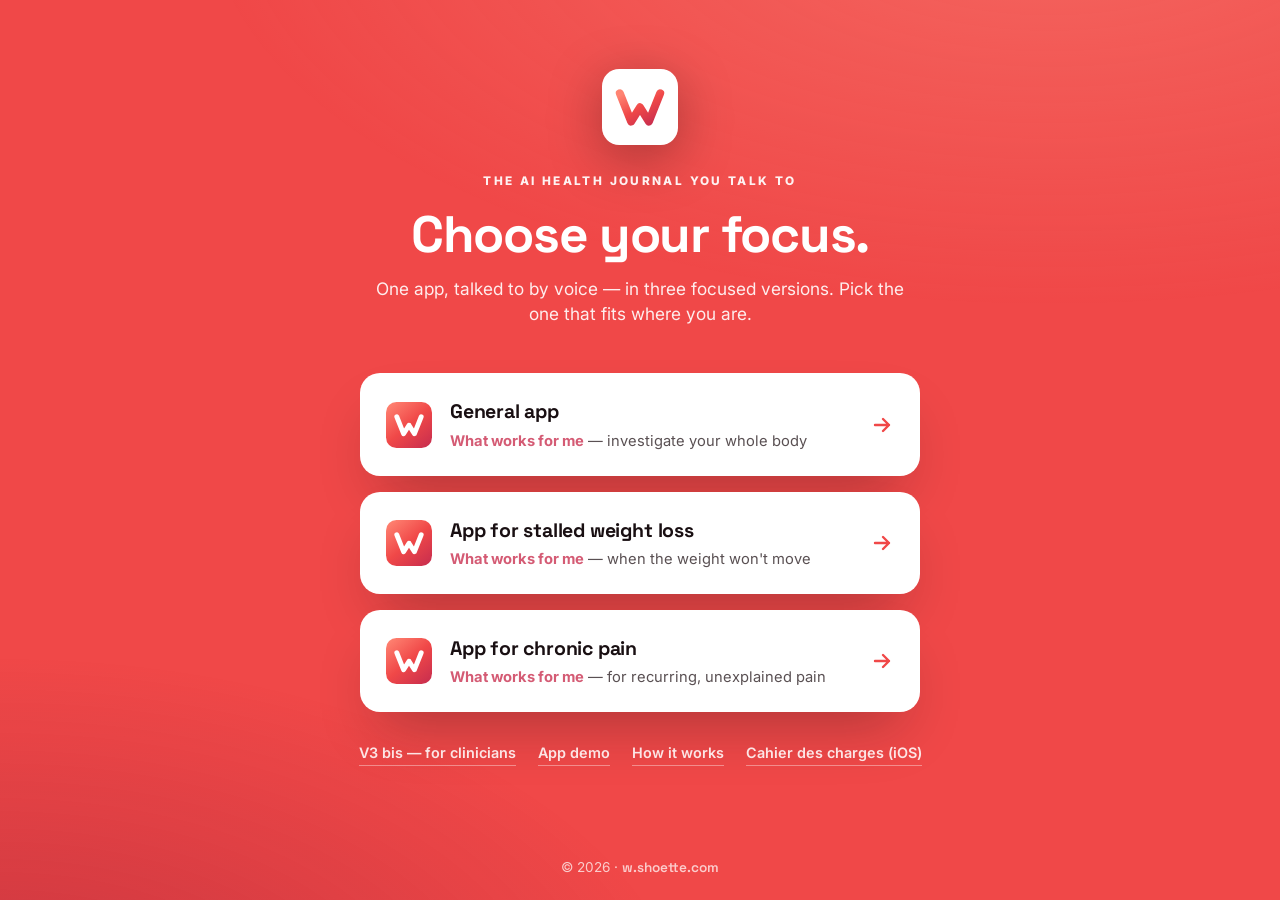
<file: index.html>
<!DOCTYPE html>
<html lang="en">
<head>
<meta charset="UTF-8">
<meta name="viewport" content="width=device-width, initial-scale=1.0">
<title>The AI health journal you talk to — choose your focus</title>
<meta name="description" content="One AI health journal you talk to, in three focused versions: the general app, the app for stalled weight loss, and the app for recurring unexplained pain. Choose the one that fits.">
<meta name="theme-color" content="#F04848">
<meta property="og:type" content="website">
<meta property="og:title" content="The AI health journal you talk to — choose your focus">
<meta property="og:description" content="Three focused versions of the AI health journal you talk to. Pick the one that fits: the general app, weight that won't move, or recurring unexplained pain.">
<meta property="og:url" content="https://w.shoette.com/">
<!-- Favicons (absolute paths: resolved from the site root) -->
<link rel="icon" href="/favicon.ico" sizes="32x32">
<link rel="icon" href="/favicon.svg" type="image/svg+xml">
<link rel="apple-touch-icon" href="/apple-touch-icon.png">
<link rel="manifest" href="/site.webmanifest">
<link rel="preconnect" href="https://fonts.googleapis.com">
<link rel="preconnect" href="https://fonts.gstatic.com" crossorigin>
<link href="https://fonts.googleapis.com/css2?family=Space+Grotesk:wght@500;600;700&family=Inter:wght@400;500;600;700;800;900&display=swap" rel="stylesheet">
<style>
  :root{
    --red:#F04848;--red-bright:#FF8472;--red-deep:#C92E4E;
    --grad:linear-gradient(135deg,#FF8472 0%,#F04848 50%,#C92E4E 100%);
    --ink:#190F12;--ink-soft:#2C2023;--line:rgba(25,15,18,.10);
    --shadow:0 30px 60px -20px rgba(25,15,18,.32);
  }
  *{box-sizing:border-box;margin:0;padding:0}
  html{-webkit-text-size-adjust:100%}
  body{font-family:'Inter',system-ui,-apple-system,Segoe UI,Roboto,sans-serif;color:#fff;background:var(--red);
    min-height:100vh;display:flex;flex-direction:column;line-height:1.5;-webkit-font-smoothing:antialiased;
    text-rendering:optimizeLegibility;position:relative;overflow-x:hidden}
  body::before{content:"";position:fixed;inset:0;pointer-events:none;
    background:radial-gradient(120% 80% at 82% -10%,rgba(255,170,150,.30),transparent 55%),
               radial-gradient(90% 70% at 0% 115%,rgba(120,15,45,.34),transparent 60%)}
  h1{font-family:'Space Grotesk','Inter',sans-serif;letter-spacing:-.025em;font-weight:700;line-height:1.04}
  a{text-decoration:none;color:inherit}
  svg{display:block}
  .wrap{position:relative;z-index:1;width:100%;max-width:760px;margin:0 auto;padding:56px 24px;
    flex:1;display:flex;flex-direction:column;align-items:center;justify-content:center;text-align:center}
  .logo{width:76px;height:76px;margin-bottom:28px;filter:drop-shadow(0 12px 26px rgba(0,0,0,.30))}
  .eyebrow{font-weight:800;font-size:.74rem;letter-spacing:.2em;text-transform:uppercase;opacity:.92;margin-bottom:18px}
  h1{font-size:clamp(2rem,5vw,3.2rem);margin-bottom:14px}
  .sub{font-size:1.08rem;color:rgba(255,255,255,.9);max-width:48ch;margin:0 auto 46px}
  .cards{display:flex;flex-direction:column;gap:16px;width:100%;max-width:560px}
  .card{display:flex;align-items:center;gap:18px;background:#fff;color:var(--ink);border-radius:20px;
    padding:24px 26px;box-shadow:var(--shadow);text-align:left;transition:transform .18s ease,box-shadow .18s ease}
  .card:hover{transform:translateY(-3px);box-shadow:0 40px 72px -22px rgba(25,15,18,.45)}
  .card:active{transform:translateY(-1px)}
  .card__w{width:46px;height:46px;flex:0 0 auto}
  .card__t{flex:1;min-width:0}
  .card__t .name{display:block;font-family:'Space Grotesk','Inter',sans-serif;font-weight:700;font-size:1.22rem;letter-spacing:-.01em;margin-bottom:3px}
  .card__t .desc{display:block;font-size:.92rem;color:var(--ink-soft);opacity:.78}
  .card__t .desc b{font-weight:700;color:var(--red-deep);opacity:1}
  .card__arrow{flex:0 0 auto;color:var(--red);transition:transform .18s ease}
  .card:hover .card__arrow{transform:translateX(4px)}
  .more{margin-top:30px;display:flex;flex-wrap:wrap;gap:10px 22px;justify-content:center}
  .more a{color:rgba(255,255,255,.86);font-size:.9rem;font-weight:600;border-bottom:1px solid rgba(255,255,255,.38);padding-bottom:1px;transition:color .15s,border-color .15s}
  .more a:hover{color:#fff;border-color:#fff}
  footer{position:relative;z-index:1;text-align:center;padding:22px;font-size:.85rem;color:rgba(255,255,255,.72)}
  @media(max-width:520px){
    .card{padding:20px;gap:14px}
    .card__t .name{font-size:1.08rem}
    .card__w{width:40px;height:40px}
  }
</style>
</head>
<body>
  <!-- reusable logo marks -->
  <svg width="0" height="0" style="position:absolute" aria-hidden="true" focusable="false"><defs>
    <linearGradient id="wgrad" x1="0.08" y1="0" x2="0.92" y2="1">
      <stop offset="0" stop-color="#FF8472"/><stop offset="0.5" stop-color="#F04848"/><stop offset="1" stop-color="#C92E4E"/>
    </linearGradient>
    <symbol id="wmark" viewBox="0 0 512 512">
      <rect width="512" height="512" rx="116" fill="url(#wgrad)"/>
      <path d="M120 164 L196 354 L256 258 L316 354 L392 164" fill="none" stroke="#fff" stroke-width="54" stroke-linecap="round" stroke-linejoin="round"/>
    </symbol>
    <symbol id="wmarkRed" viewBox="0 0 512 512">
      <rect width="512" height="512" rx="116" fill="#fff"/>
      <path d="M120 164 L196 354 L256 258 L316 354 L392 164" fill="none" stroke="url(#wgrad)" stroke-width="54" stroke-linecap="round" stroke-linejoin="round"/>
    </symbol>
  </defs></svg>

  <main class="wrap">
    <svg class="logo" aria-hidden="true"><use href="#wmarkRed"/></svg>
    <div class="eyebrow">The AI health journal you talk to</div>
    <h1>Choose your focus.</h1>
    <p class="sub">One app, talked to by voice — in three focused versions. Pick the one that fits where you are.</p>

    <div class="cards">
      <a class="card" href="/V1/">
        <svg class="card__w" aria-hidden="true"><use href="#wmark"/></svg>
        <span class="card__t">
          <span class="name">General app</span>
          <span class="desc"><b>What works for me</b> — investigate your whole body</span>
        </span>
        <svg class="card__arrow" width="24" height="24" viewBox="0 0 24 24" fill="none" stroke="currentColor" stroke-width="2.4" stroke-linecap="round" stroke-linejoin="round"><path d="M5 12h14M13 6l6 6-6 6"/></svg>
      </a>
      <a class="card" href="/V2/">
        <svg class="card__w" aria-hidden="true"><use href="#wmark"/></svg>
        <span class="card__t">
          <span class="name">App for stalled weight loss</span>
          <span class="desc"><b>What works for me</b> — when the weight won't move</span>
        </span>
        <svg class="card__arrow" width="24" height="24" viewBox="0 0 24 24" fill="none" stroke="currentColor" stroke-width="2.4" stroke-linecap="round" stroke-linejoin="round"><path d="M5 12h14M13 6l6 6-6 6"/></svg>
      </a>
      <a class="card" href="/V3/">
        <svg class="card__w" aria-hidden="true"><use href="#wmark"/></svg>
        <span class="card__t">
          <span class="name">App for chronic pain</span>
          <span class="desc"><b>What works for me</b> — for recurring, unexplained pain</span>
        </span>
        <svg class="card__arrow" width="24" height="24" viewBox="0 0 24 24" fill="none" stroke="currentColor" stroke-width="2.4" stroke-linecap="round" stroke-linejoin="round"><path d="M5 12h14M13 6l6 6-6 6"/></svg>
      </a>
    </div>

    <div class="more">
      <a href="/v3bis/">V3 bis — for clinicians</a>
      <a href="/app/">App demo</a>
      <a href="/app/howitworks/">How it works</a>
      <a href="/cahier/">Cahier des charges (iOS)</a>
    </div>
  </main>

  <footer>© <span id="y">2026</span> · <span style="font-family:'Space Grotesk','Inter',sans-serif;font-weight:600">w.shoette.com</span></footer>

  <script>document.getElementById('y').textContent = new Date().getFullYear();</script>
</body>
</html>
</file>
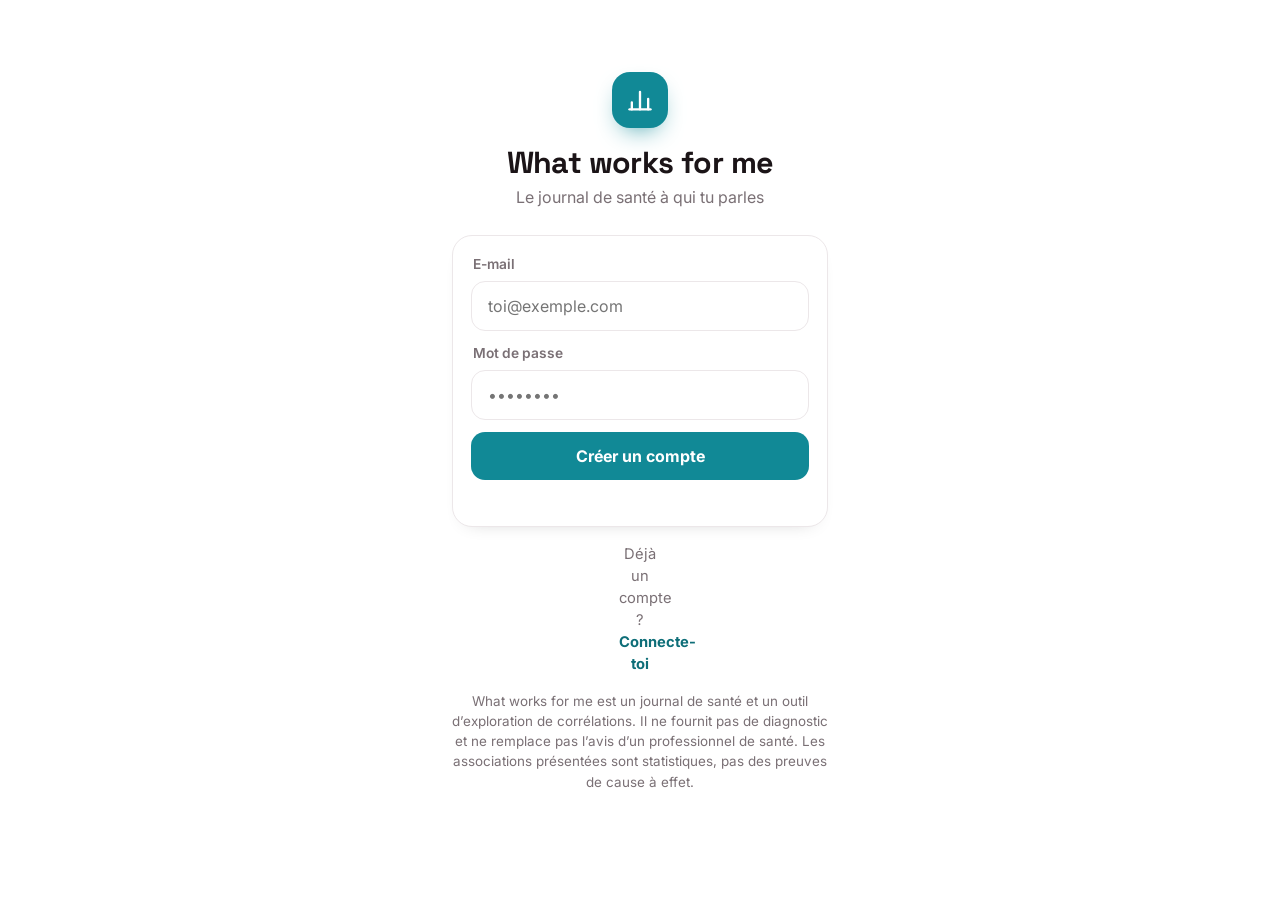
<file: app-web/index.html>
<!DOCTYPE html>
<html lang="fr">
<head>
<meta charset="utf-8">
<meta name="viewport" content="width=device-width, initial-scale=1, viewport-fit=cover, maximum-scale=1, user-scalable=no">
<title>What works for me</title>
<meta name="description" content="Le journal de santé à qui tu parles.">
<meta name="apple-mobile-web-app-capable" content="yes">
<meta name="mobile-web-app-capable" content="yes">
<meta name="apple-mobile-web-app-status-bar-style" content="default">
<meta name="apple-mobile-web-app-title" content="What works for me">
<meta name="theme-color" content="#118996" id="themeColorMeta">
<link rel="apple-touch-icon" href="/apple-touch-icon.png">
<link rel="icon" href="/favicon.svg" type="image/svg+xml">
<link rel="manifest" href="manifest.webmanifest">
<link rel="preconnect" href="https://fonts.googleapis.com">
<link rel="preconnect" href="https://fonts.gstatic.com" crossorigin>
<link href="https://fonts.googleapis.com/css2?family=Space+Grotesk:wght@500;600;700&family=Inter:wght@400;500;600;700;800&display=swap" rel="stylesheet">
<link rel="stylesheet" href="styles.css?v=22">
</head>
<body data-theme="turquoise">
<div id="app"></div>
<div id="toast" class="toast" hidden></div>
<script src="app.js?v=22"></script>
</body>
</html>
</file>
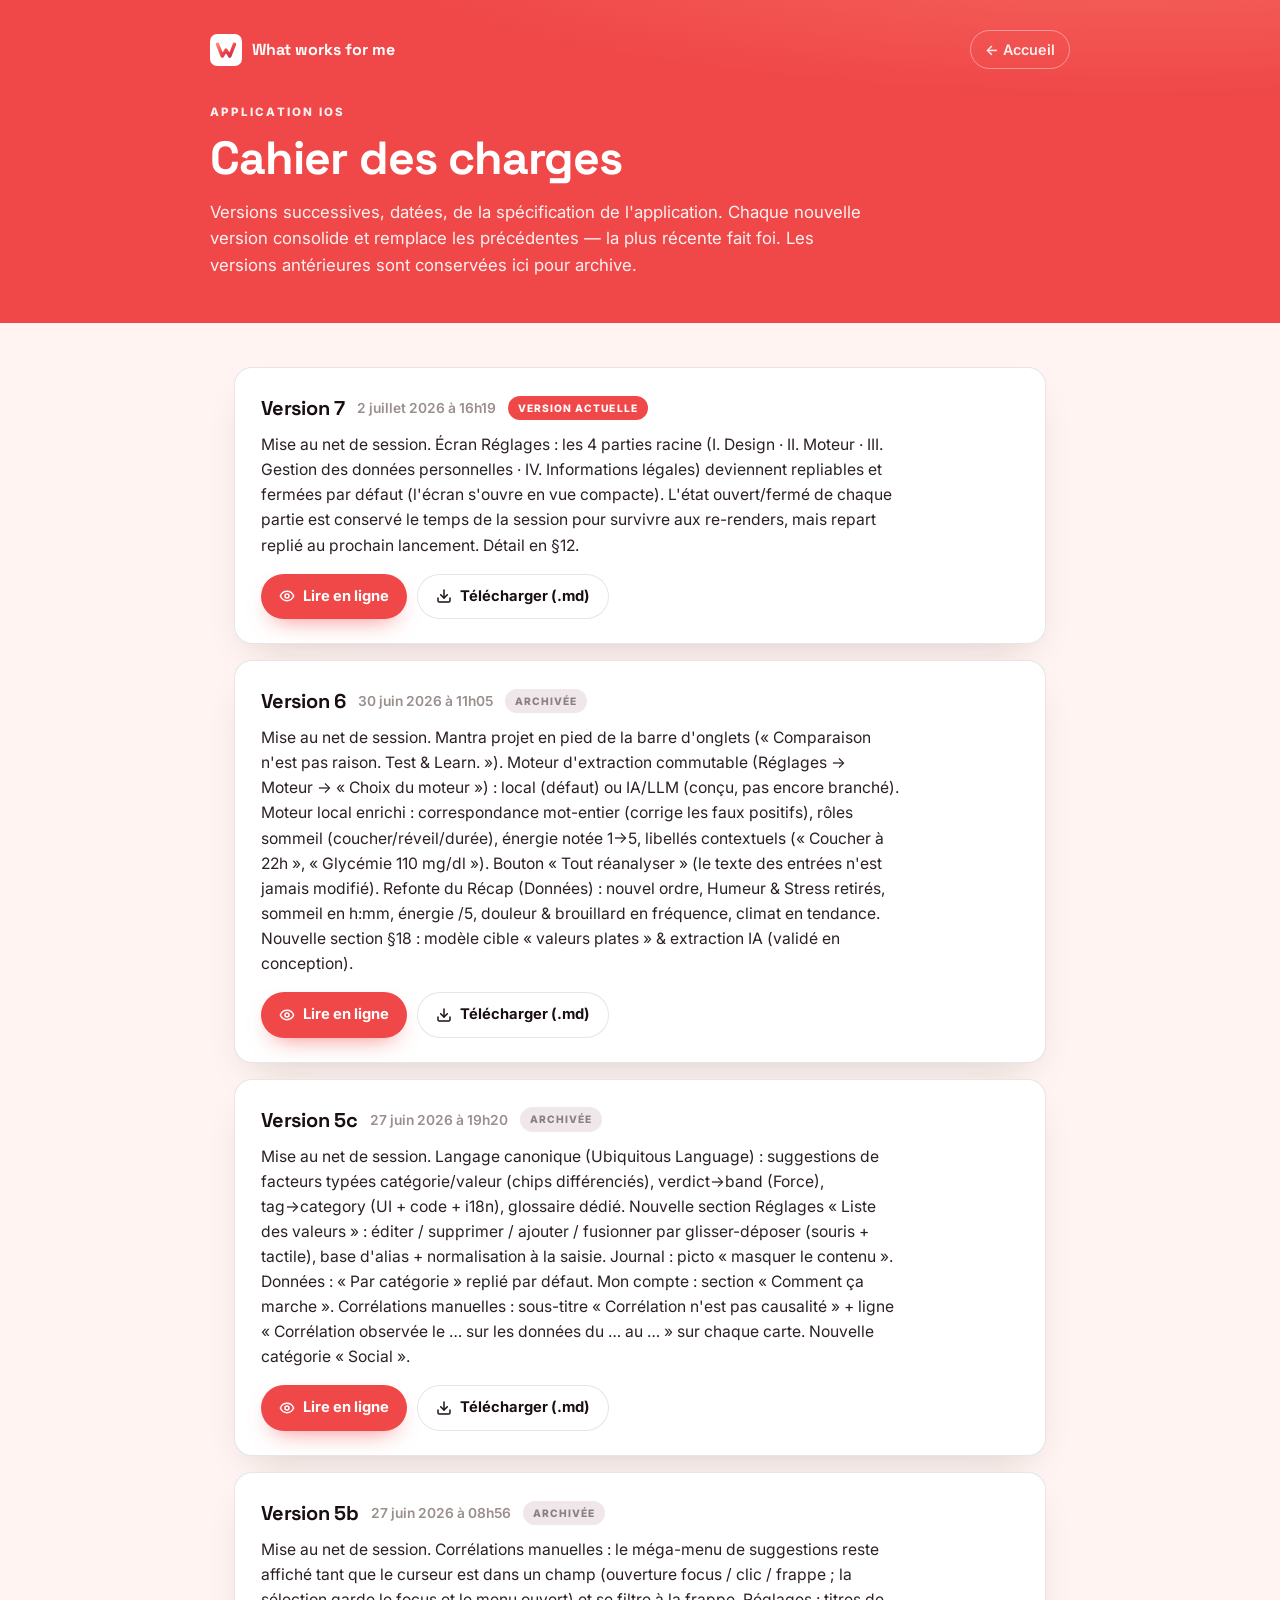
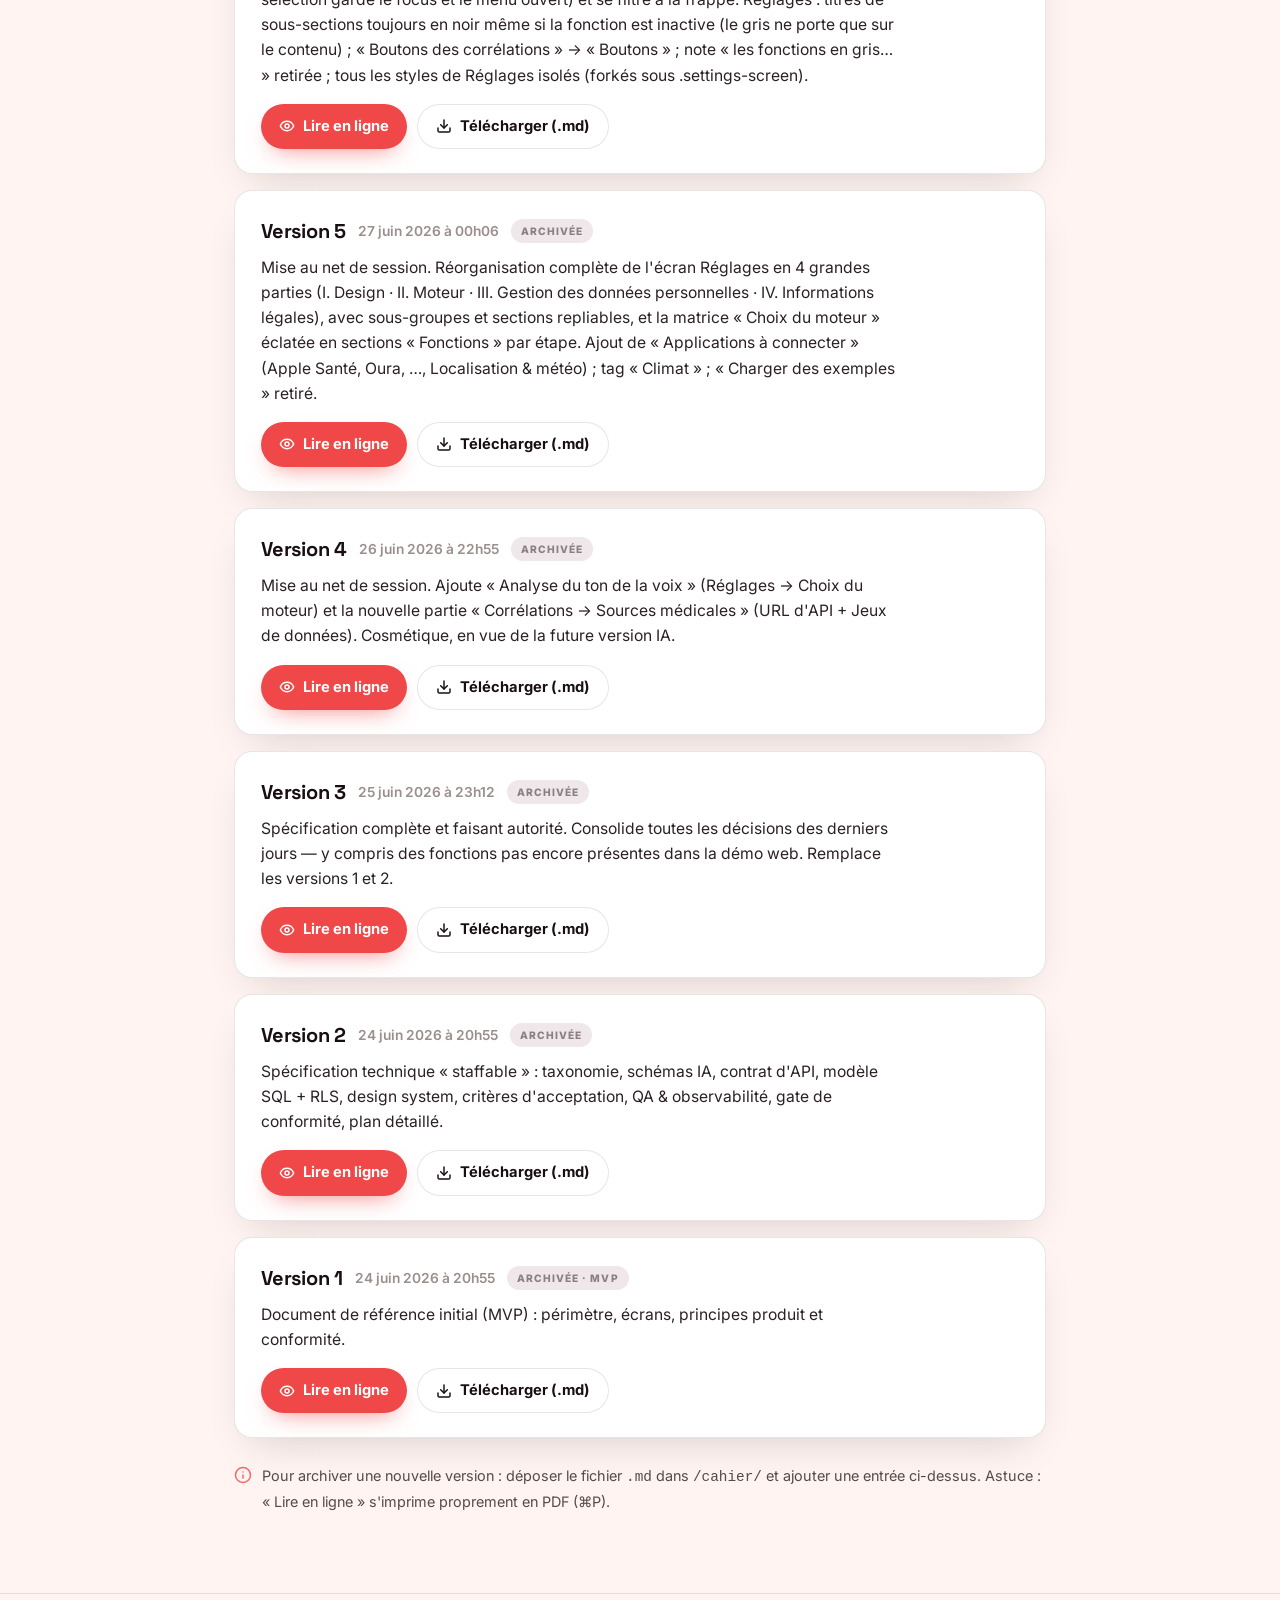
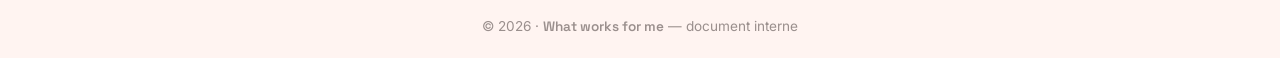
<file: cahier/index.html>
<!DOCTYPE html>
<html lang="fr">
<head>
<meta charset="UTF-8">
<meta name="viewport" content="width=device-width, initial-scale=1.0">
<title>Cahier des charges — Application iOS « What works for me »</title>
<meta name="description" content="Versions successives, datées, du cahier des charges de l'application iOS « What works for me ». Archive des spécifications, téléchargeables.">
<meta name="theme-color" content="#F04848">
<meta name="robots" content="noindex">
<meta property="og:type" content="website">
<meta property="og:title" content="Cahier des charges — Application iOS « What works for me »">
<meta property="og:url" content="https://w.shoette.com/cahier/">
<link rel="icon" href="/favicon.ico" sizes="32x32">
<link rel="icon" href="/favicon.svg" type="image/svg+xml">
<link rel="apple-touch-icon" href="/apple-touch-icon.png">
<link rel="preconnect" href="https://fonts.googleapis.com">
<link rel="preconnect" href="https://fonts.gstatic.com" crossorigin>
<link href="https://fonts.googleapis.com/css2?family=Space+Grotesk:wght@500;600;700&family=Inter:wght@400;500;600;700;800&display=swap" rel="stylesheet">
<style>
  :root{
    --red:#F04848;--red-bright:#FF8472;--red-deep:#C92E4E;
    --grad:linear-gradient(135deg,#FF8472 0%,#F04848 50%,#C92E4E 100%);
    --ink:#190F12;--ink-soft:#2C2023;--paper:#fff;--cream:#FFF4F1;--cream-2:#FCE4DE;
    --line:rgba(25,15,18,.10);--shadow:0 30px 60px -20px rgba(25,15,18,.28);--shadow-soft:0 18px 40px -18px rgba(25,15,18,.18);
  }
  *{box-sizing:border-box;margin:0;padding:0}
  html{-webkit-text-size-adjust:100%}
  body{font-family:'Inter',system-ui,-apple-system,Segoe UI,Roboto,sans-serif;color:var(--ink);background:var(--cream);
    line-height:1.6;-webkit-font-smoothing:antialiased;text-rendering:optimizeLegibility}
  h1,h2,h3{font-family:'Space Grotesk','Inter',sans-serif;letter-spacing:-.02em;font-weight:700;line-height:1.1}
  a{color:inherit;text-decoration:none}
  svg{display:block}
  .wrap{width:100%;max-width:860px;margin:0 auto;padding:0 24px}

  /* header band */
  .top{background:var(--red);color:#fff;position:relative;overflow:hidden}
  .top::before{content:"";position:absolute;inset:0;background:radial-gradient(110% 90% at 88% -20%,rgba(255,170,150,.30),transparent 55%)}
  .top__in{position:relative;padding:30px 0 44px}
  .top__nav{display:flex;align-items:center;justify-content:space-between;margin-bottom:34px}
  .brand{display:flex;align-items:center;gap:10px;font-family:'Space Grotesk';font-weight:700;color:#fff}
  .brand .logo{width:32px;height:32px}
  .back{color:rgba(255,255,255,.9);font-weight:600;font-size:.9rem;border:1px solid rgba(255,255,255,.4);padding:7px 14px;border-radius:999px;transition:background .15s}
  .back:hover{background:rgba(255,255,255,.12)}
  .eyebrow{font-weight:800;font-size:.72rem;letter-spacing:.18em;text-transform:uppercase;opacity:.92;margin-bottom:12px}
  .top h1{font-size:clamp(1.8rem,4.6vw,2.9rem);max-width:18ch;margin-bottom:14px}
  .top p{color:rgba(255,255,255,.92);max-width:60ch;font-size:1.05rem}

  /* doc list */
  main{padding:44px 0 80px}
  .doc{background:#fff;border:1px solid var(--line);border-radius:18px;padding:24px 26px;margin-bottom:16px;
    box-shadow:var(--shadow-soft);transition:transform .15s,box-shadow .15s}
  .doc:hover{transform:translateY(-2px);box-shadow:var(--shadow)}
  .doc__head{display:flex;align-items:center;gap:12px;flex-wrap:wrap;margin-bottom:8px}
  .doc__v{font-family:'Space Grotesk';font-weight:700;font-size:1.25rem;letter-spacing:-.01em}
  .doc__date{font-size:.86rem;color:#9a8f8d;font-weight:600}
  .doc__badge{font-size:.64rem;font-weight:800;letter-spacing:.1em;text-transform:uppercase;color:#fff;background:var(--red);padding:4px 10px;border-radius:999px}
  .doc__badge.archive{background:#efe7e9;color:#8a7f82}
  .doc__desc{color:var(--ink-soft);font-size:.98rem;margin-bottom:16px;max-width:64ch}
  .doc__actions{display:flex;gap:10px;flex-wrap:wrap}
  .btn{display:inline-flex;align-items:center;gap:8px;font-family:'Inter';font-weight:700;font-size:.92rem;cursor:pointer;
    padding:10px 18px;border-radius:999px;border:none;transition:transform .15s,background .15s,box-shadow .15s}
  .btn svg{width:16px;height:16px}
  .btn--red{background:var(--red);color:#fff;box-shadow:0 10px 24px -12px rgba(240,72,72,.8)}
  .btn--red:hover{transform:translateY(-1px);background:var(--red-deep)}
  .btn--ghost{background:#fff;color:var(--ink);border:1px solid var(--line)}
  .btn--ghost:hover{transform:translateY(-1px);border-color:var(--red);color:var(--red-deep)}

  .note{margin-top:26px;font-size:.9rem;color:var(--ink-soft);opacity:.8;display:flex;gap:10px;align-items:flex-start}
  .note svg{flex:0 0 auto;margin-top:2px;color:var(--red)}
  footer{border-top:1px solid var(--line);padding:22px 0;color:#9a8f8d;font-size:.85rem;text-align:center}

  @media(max-width:560px){ .doc{padding:20px} .top__in{padding:24px 0 36px} }
</style>
</head>
<body>

<svg width="0" height="0" style="position:absolute" aria-hidden="true"><defs>
  <linearGradient id="wgrad" x1="0.08" y1="0" x2="0.92" y2="1"><stop offset="0" stop-color="#FF8472"/><stop offset="0.5" stop-color="#F04848"/><stop offset="1" stop-color="#C92E4E"/></linearGradient>
  <symbol id="wmarkRed" viewBox="0 0 512 512"><rect width="512" height="512" rx="116" fill="#fff"/><path d="M120 164 L196 354 L256 258 L316 354 L392 164" fill="none" stroke="url(#wgrad)" stroke-width="54" stroke-linecap="round" stroke-linejoin="round"/></symbol>
</defs></svg>

<header class="top">
  <div class="wrap top__in">
    <div class="top__nav">
      <a class="brand" href="/"><svg class="logo" aria-hidden="true"><use href="#wmarkRed"/></svg><span>What works for me</span></a>
      <a class="back" href="/">← Accueil</a>
    </div>
    <div class="eyebrow">Application iOS</div>
    <h1>Cahier des charges</h1>
    <p>Versions successives, datées, de la spécification de l'application. Chaque nouvelle version consolide et remplace les précédentes — la plus récente fait foi. Les versions antérieures sont conservées ici pour archive.</p>
  </div>
</header>

<main>
  <div class="wrap">

    <article class="doc">
      <div class="doc__head">
        <span class="doc__v">Version 7</span>
        <span class="doc__date">2 juillet 2026 à 16h19</span>
        <span class="doc__badge">Version actuelle</span>
      </div>
      <p class="doc__desc">Mise au net de session. Écran Réglages : les 4 parties racine (I. Design · II. Moteur · III. Gestion des données personnelles · IV. Informations légales) deviennent repliables et fermées par défaut (l'écran s'ouvre en vue compacte). L'état ouvert/fermé de chaque partie est conservé le temps de la session pour survivre aux re-renders, mais repart replié au prochain lancement. Détail en §12.</p>
      <div class="doc__actions">
        <a class="btn btn--red" href="/cahier/view.html?doc=cahier-des-charges-v7.md">
          <svg viewBox="0 0 24 24" fill="none" stroke="currentColor" stroke-width="2.2" stroke-linecap="round" stroke-linejoin="round"><path d="M2 12s3-7 10-7 10 7 10 7-3 7-10 7-10-7-10-7z"/><circle cx="12" cy="12" r="3"/></svg>
          Lire en ligne
        </a>
        <a class="btn btn--ghost" href="/cahier/cahier-des-charges-v7.md" download>
          <svg viewBox="0 0 24 24" fill="none" stroke="currentColor" stroke-width="2.2" stroke-linecap="round" stroke-linejoin="round"><path d="M21 15v4a2 2 0 0 1-2 2H5a2 2 0 0 1-2-2v-4"/><path d="M7 10l5 5 5-5"/><path d="M12 15V3"/></svg>
          Télécharger (.md)
        </a>
      </div>
    </article>

    <article class="doc">
      <div class="doc__head">
        <span class="doc__v">Version 6</span>
        <span class="doc__date">30 juin 2026 à 11h05</span>
        <span class="doc__badge archive">Archivée</span>
      </div>
      <p class="doc__desc">Mise au net de session. Mantra projet en pied de la barre d'onglets (« Comparaison n'est pas raison. Test & Learn. »). Moteur d'extraction commutable (Réglages → Moteur → « Choix du moteur ») : local (défaut) ou IA/LLM (conçu, pas encore branché). Moteur local enrichi : correspondance mot-entier (corrige les faux positifs), rôles sommeil (coucher/réveil/durée), énergie notée 1→5, libellés contextuels (« Coucher à 22h », « Glycémie 110 mg/dl »). Bouton « Tout réanalyser » (le texte des entrées n'est jamais modifié). Refonte du Récap (Données) : nouvel ordre, Humeur & Stress retirés, sommeil en h:mm, énergie /5, douleur & brouillard en fréquence, climat en tendance. Nouvelle section §18 : modèle cible « valeurs plates » & extraction IA (validé en conception).</p>
      <div class="doc__actions">
        <a class="btn btn--red" href="/cahier/view.html?doc=cahier-des-charges-v6.md">
          <svg viewBox="0 0 24 24" fill="none" stroke="currentColor" stroke-width="2.2" stroke-linecap="round" stroke-linejoin="round"><path d="M2 12s3-7 10-7 10 7 10 7-3 7-10 7-10-7-10-7z"/><circle cx="12" cy="12" r="3"/></svg>
          Lire en ligne
        </a>
        <a class="btn btn--ghost" href="/cahier/cahier-des-charges-v6.md" download>
          <svg viewBox="0 0 24 24" fill="none" stroke="currentColor" stroke-width="2.2" stroke-linecap="round" stroke-linejoin="round"><path d="M21 15v4a2 2 0 0 1-2 2H5a2 2 0 0 1-2-2v-4"/><path d="M7 10l5 5 5-5"/><path d="M12 15V3"/></svg>
          Télécharger (.md)
        </a>
      </div>
    </article>

    <article class="doc">
      <div class="doc__head">
        <span class="doc__v">Version 5c</span>
        <span class="doc__date">27 juin 2026 à 19h20</span>
        <span class="doc__badge archive">Archivée</span>
      </div>
      <p class="doc__desc">Mise au net de session. Langage canonique (Ubiquitous Language) : suggestions de facteurs typées catégorie/valeur (chips différenciés), verdict→band (Force), tag→category (UI + code + i18n), glossaire dédié. Nouvelle section Réglages « Liste des valeurs » : éditer / supprimer / ajouter / fusionner par glisser-déposer (souris + tactile), base d'alias + normalisation à la saisie. Journal : picto « masquer le contenu ». Données : « Par catégorie » replié par défaut. Mon compte : section « Comment ça marche ». Corrélations manuelles : sous-titre « Corrélation n'est pas causalité » + ligne « Corrélation observée le … sur les données du … au … » sur chaque carte. Nouvelle catégorie « Social ».</p>
      <div class="doc__actions">
        <a class="btn btn--red" href="/cahier/view.html?doc=cahier-des-charges-v5-2026-06-27c.md">
          <svg viewBox="0 0 24 24" fill="none" stroke="currentColor" stroke-width="2.2" stroke-linecap="round" stroke-linejoin="round"><path d="M2 12s3-7 10-7 10 7 10 7-3 7-10 7-10-7-10-7z"/><circle cx="12" cy="12" r="3"/></svg>
          Lire en ligne
        </a>
        <a class="btn btn--ghost" href="/cahier/cahier-des-charges-v5-2026-06-27c.md" download>
          <svg viewBox="0 0 24 24" fill="none" stroke="currentColor" stroke-width="2.2" stroke-linecap="round" stroke-linejoin="round"><path d="M21 15v4a2 2 0 0 1-2 2H5a2 2 0 0 1-2-2v-4"/><path d="M7 10l5 5 5-5"/><path d="M12 15V3"/></svg>
          Télécharger (.md)
        </a>
      </div>
    </article>

    <article class="doc">
      <div class="doc__head">
        <span class="doc__v">Version 5b</span>
        <span class="doc__date">27 juin 2026 à 08h56</span>
        <span class="doc__badge archive">Archivée</span>
      </div>
      <p class="doc__desc">Mise au net de session. Corrélations manuelles : le méga-menu de suggestions reste affiché tant que le curseur est dans un champ (ouverture focus / clic / frappe ; la sélection garde le focus et le menu ouvert) et se filtre à la frappe. Réglages : titres de sous-sections toujours en noir même si la fonction est inactive (le gris ne porte que sur le contenu) ; « Boutons des corrélations » → « Boutons » ; note « les fonctions en gris… » retirée ; tous les styles de Réglages isolés (forkés sous .settings-screen).</p>
      <div class="doc__actions">
        <a class="btn btn--red" href="/cahier/view.html?doc=cahier-des-charges-v5-2026-06-27b.md">
          <svg viewBox="0 0 24 24" fill="none" stroke="currentColor" stroke-width="2.2" stroke-linecap="round" stroke-linejoin="round"><path d="M2 12s3-7 10-7 10 7 10 7-3 7-10 7-10-7-10-7z"/><circle cx="12" cy="12" r="3"/></svg>
          Lire en ligne
        </a>
        <a class="btn btn--ghost" href="/cahier/cahier-des-charges-v5-2026-06-27b.md" download>
          <svg viewBox="0 0 24 24" fill="none" stroke="currentColor" stroke-width="2.2" stroke-linecap="round" stroke-linejoin="round"><path d="M21 15v4a2 2 0 0 1-2 2H5a2 2 0 0 1-2-2v-4"/><path d="M7 10l5 5 5-5"/><path d="M12 15V3"/></svg>
          Télécharger (.md)
        </a>
      </div>
    </article>

    <article class="doc">
      <div class="doc__head">
        <span class="doc__v">Version 5</span>
        <span class="doc__date">27 juin 2026 à 00h06</span>
        <span class="doc__badge archive">Archivée</span>
      </div>
      <p class="doc__desc">Mise au net de session. Réorganisation complète de l'écran Réglages en 4 grandes parties (I. Design · II. Moteur · III. Gestion des données personnelles · IV. Informations légales), avec sous-groupes et sections repliables, et la matrice « Choix du moteur » éclatée en sections « Fonctions » par étape. Ajout de « Applications à connecter » (Apple Santé, Oura, …, Localisation & météo) ; tag « Climat » ; « Charger des exemples » retiré.</p>
      <div class="doc__actions">
        <a class="btn btn--red" href="/cahier/view.html?doc=cahier-des-charges-v5.md">
          <svg viewBox="0 0 24 24" fill="none" stroke="currentColor" stroke-width="2.2" stroke-linecap="round" stroke-linejoin="round"><path d="M2 12s3-7 10-7 10 7 10 7-3 7-10 7-10-7-10-7z"/><circle cx="12" cy="12" r="3"/></svg>
          Lire en ligne
        </a>
        <a class="btn btn--ghost" href="/cahier/cahier-des-charges-v5.md" download>
          <svg viewBox="0 0 24 24" fill="none" stroke="currentColor" stroke-width="2.2" stroke-linecap="round" stroke-linejoin="round"><path d="M21 15v4a2 2 0 0 1-2 2H5a2 2 0 0 1-2-2v-4"/><path d="M7 10l5 5 5-5"/><path d="M12 15V3"/></svg>
          Télécharger (.md)
        </a>
      </div>
    </article>

    <article class="doc">
      <div class="doc__head">
        <span class="doc__v">Version 4</span>
        <span class="doc__date">26 juin 2026 à 22h55</span>
        <span class="doc__badge archive">Archivée</span>
      </div>
      <p class="doc__desc">Mise au net de session. Ajoute « Analyse du ton de la voix » (Réglages → Choix du moteur) et la nouvelle partie « Corrélations → Sources médicales » (URL d'API + Jeux de données). Cosmétique, en vue de la future version IA.</p>
      <div class="doc__actions">
        <a class="btn btn--red" href="/cahier/view.html?doc=cahier-des-charges-v4.md">
          <svg viewBox="0 0 24 24" fill="none" stroke="currentColor" stroke-width="2.2" stroke-linecap="round" stroke-linejoin="round"><path d="M2 12s3-7 10-7 10 7 10 7-3 7-10 7-10-7-10-7z"/><circle cx="12" cy="12" r="3"/></svg>
          Lire en ligne
        </a>
        <a class="btn btn--ghost" href="/cahier/cahier-des-charges-v4.md" download>
          <svg viewBox="0 0 24 24" fill="none" stroke="currentColor" stroke-width="2.2" stroke-linecap="round" stroke-linejoin="round"><path d="M21 15v4a2 2 0 0 1-2 2H5a2 2 0 0 1-2-2v-4"/><path d="M7 10l5 5 5-5"/><path d="M12 15V3"/></svg>
          Télécharger (.md)
        </a>
      </div>
    </article>

    <article class="doc">
      <div class="doc__head">
        <span class="doc__v">Version 3</span>
        <span class="doc__date">25 juin 2026 à 23h12</span>
        <span class="doc__badge archive">Archivée</span>
      </div>
      <p class="doc__desc">Spécification complète et faisant autorité. Consolide toutes les décisions des derniers jours — y compris des fonctions pas encore présentes dans la démo web. Remplace les versions 1 et 2.</p>
      <div class="doc__actions">
        <a class="btn btn--red" href="/cahier/view.html?doc=cahier-des-charges-v3.md">
          <svg viewBox="0 0 24 24" fill="none" stroke="currentColor" stroke-width="2.2" stroke-linecap="round" stroke-linejoin="round"><path d="M2 12s3-7 10-7 10 7 10 7-3 7-10 7-10-7-10-7z"/><circle cx="12" cy="12" r="3"/></svg>
          Lire en ligne
        </a>
        <a class="btn btn--ghost" href="/cahier/cahier-des-charges-v3.md" download>
          <svg viewBox="0 0 24 24" fill="none" stroke="currentColor" stroke-width="2.2" stroke-linecap="round" stroke-linejoin="round"><path d="M21 15v4a2 2 0 0 1-2 2H5a2 2 0 0 1-2-2v-4"/><path d="M7 10l5 5 5-5"/><path d="M12 15V3"/></svg>
          Télécharger (.md)
        </a>
      </div>
    </article>

    <article class="doc">
      <div class="doc__head">
        <span class="doc__v">Version 2</span>
        <span class="doc__date">24 juin 2026 à 20h55</span>
        <span class="doc__badge archive">Archivée</span>
      </div>
      <p class="doc__desc">Spécification technique « staffable » : taxonomie, schémas IA, contrat d'API, modèle SQL + RLS, design system, critères d'acceptation, QA &amp; observabilité, gate de conformité, plan détaillé.</p>
      <div class="doc__actions">
        <a class="btn btn--red" href="/cahier/view.html?doc=cahier-des-charges-v2.md">
          <svg viewBox="0 0 24 24" fill="none" stroke="currentColor" stroke-width="2.2" stroke-linecap="round" stroke-linejoin="round"><path d="M2 12s3-7 10-7 10 7 10 7-3 7-10 7-10-7-10-7z"/><circle cx="12" cy="12" r="3"/></svg>
          Lire en ligne
        </a>
        <a class="btn btn--ghost" href="/cahier/cahier-des-charges-v2.md" download>
          <svg viewBox="0 0 24 24" fill="none" stroke="currentColor" stroke-width="2.2" stroke-linecap="round" stroke-linejoin="round"><path d="M21 15v4a2 2 0 0 1-2 2H5a2 2 0 0 1-2-2v-4"/><path d="M7 10l5 5 5-5"/><path d="M12 15V3"/></svg>
          Télécharger (.md)
        </a>
      </div>
    </article>

    <article class="doc">
      <div class="doc__head">
        <span class="doc__v">Version 1</span>
        <span class="doc__date">24 juin 2026 à 20h55</span>
        <span class="doc__badge archive">Archivée · MVP</span>
      </div>
      <p class="doc__desc">Document de référence initial (MVP) : périmètre, écrans, principes produit et conformité.</p>
      <div class="doc__actions">
        <a class="btn btn--red" href="/cahier/view.html?doc=cahier-des-charges-v1.md">
          <svg viewBox="0 0 24 24" fill="none" stroke="currentColor" stroke-width="2.2" stroke-linecap="round" stroke-linejoin="round"><path d="M2 12s3-7 10-7 10 7 10 7-3 7-10 7-10-7-10-7z"/><circle cx="12" cy="12" r="3"/></svg>
          Lire en ligne
        </a>
        <a class="btn btn--ghost" href="/cahier/cahier-des-charges-v1.md" download>
          <svg viewBox="0 0 24 24" fill="none" stroke="currentColor" stroke-width="2.2" stroke-linecap="round" stroke-linejoin="round"><path d="M21 15v4a2 2 0 0 1-2 2H5a2 2 0 0 1-2-2v-4"/><path d="M7 10l5 5 5-5"/><path d="M12 15V3"/></svg>
          Télécharger (.md)
        </a>
      </div>
    </article>

    <p class="note">
      <svg width="18" height="18" viewBox="0 0 24 24" fill="none" stroke="currentColor" stroke-width="2" stroke-linecap="round" stroke-linejoin="round"><circle cx="12" cy="12" r="10"/><path d="M12 16v-4M12 8h.01"/></svg>
      <span>Pour archiver une nouvelle version : déposer le fichier <code>.md</code> dans <code>/cahier/</code> et ajouter une entrée ci-dessus. Astuce : « Lire en ligne » s'imprime proprement en PDF (⌘P).</span>
    </p>

  </div>
</main>

<footer>© <span id="y">2026</span> · <span style="font-family:'Space Grotesk','Inter',sans-serif;font-weight:600">What works for me</span> — document interne</footer>
<script>document.getElementById('y').textContent = new Date().getFullYear();</script>
</body>
</html>
</file>
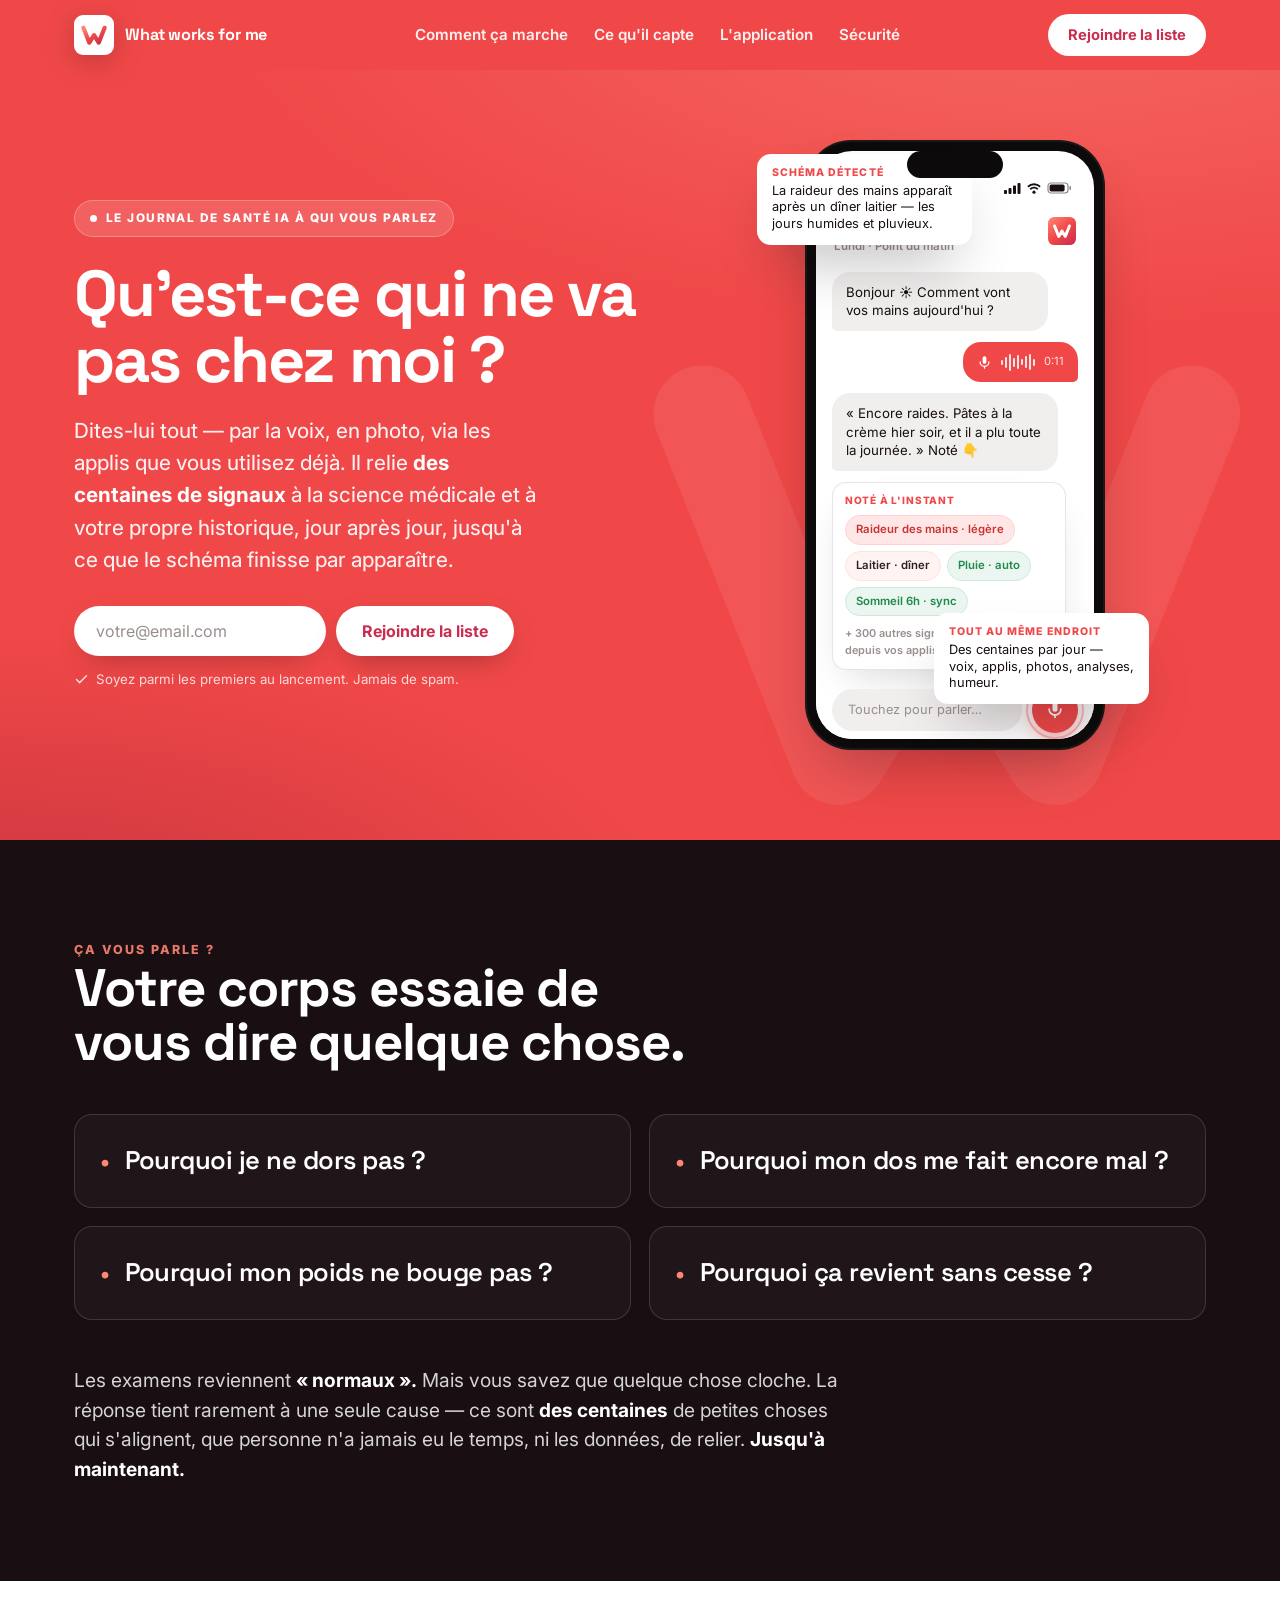
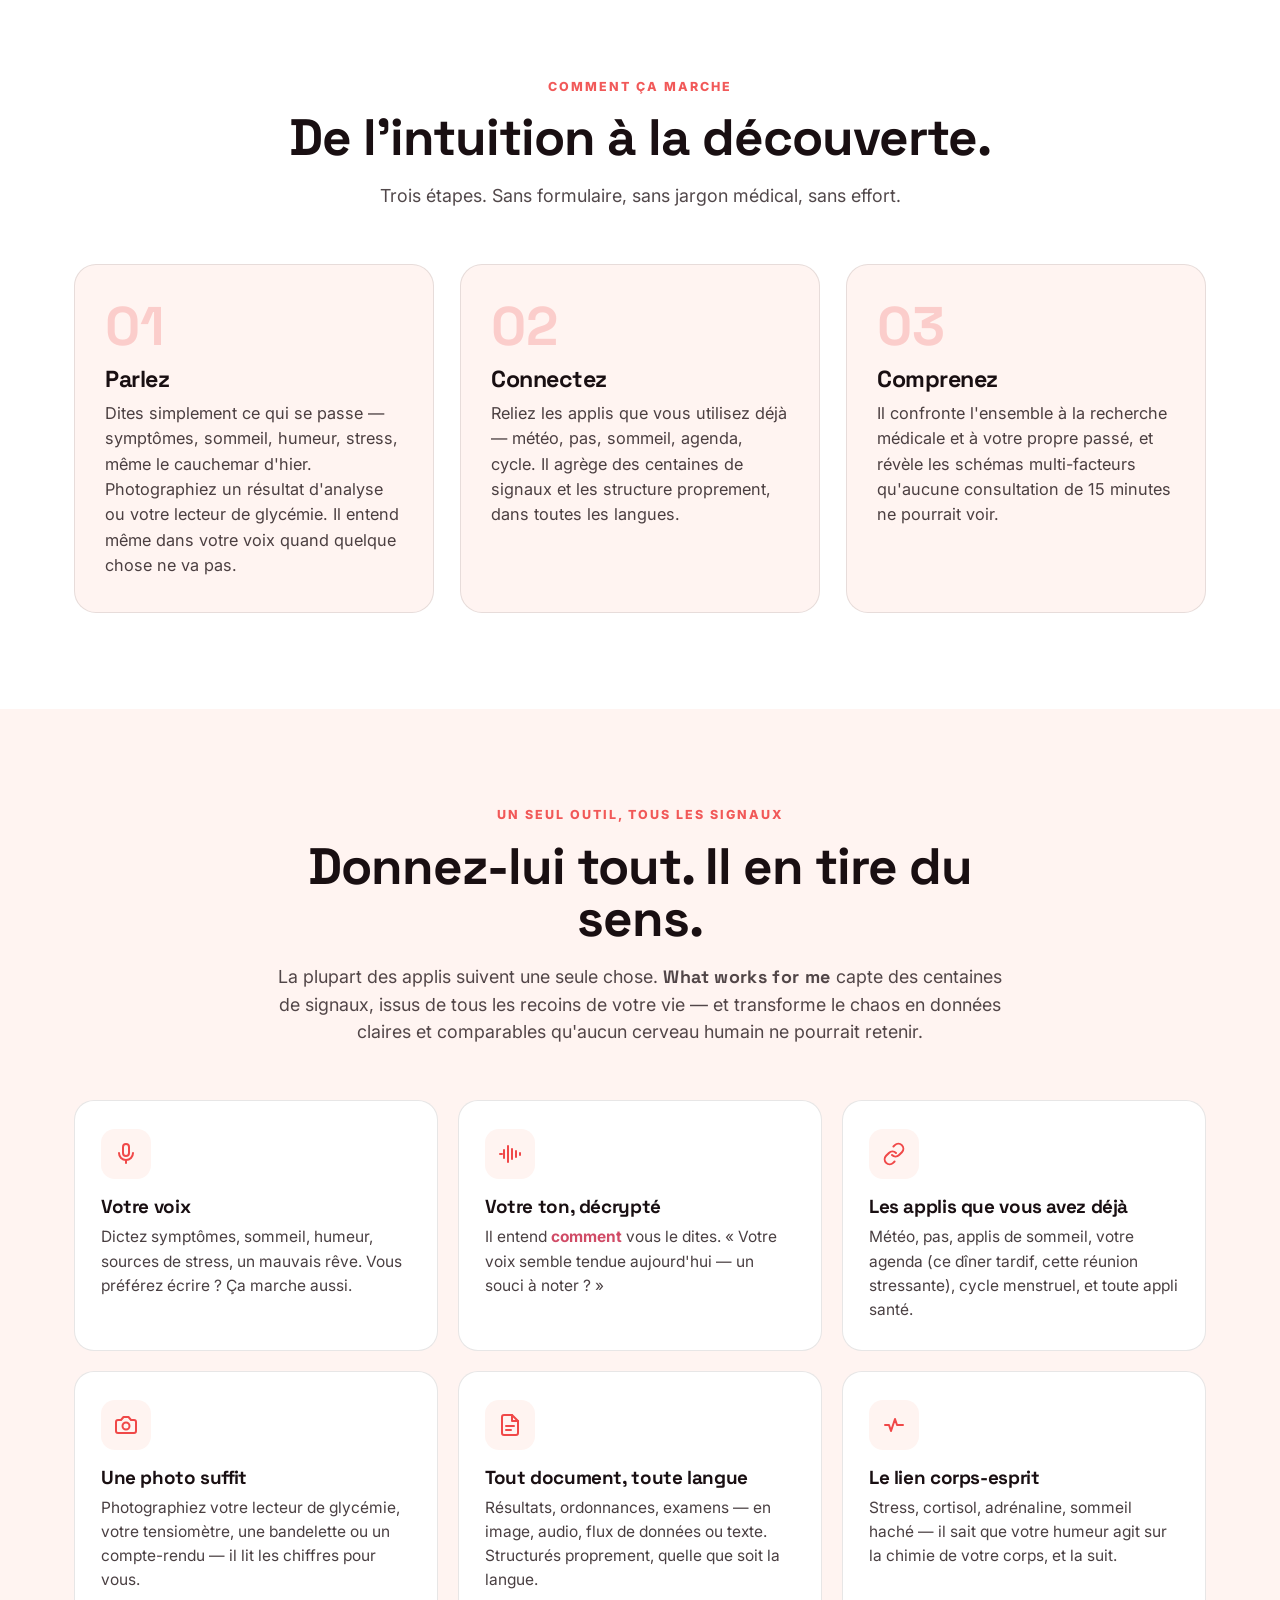
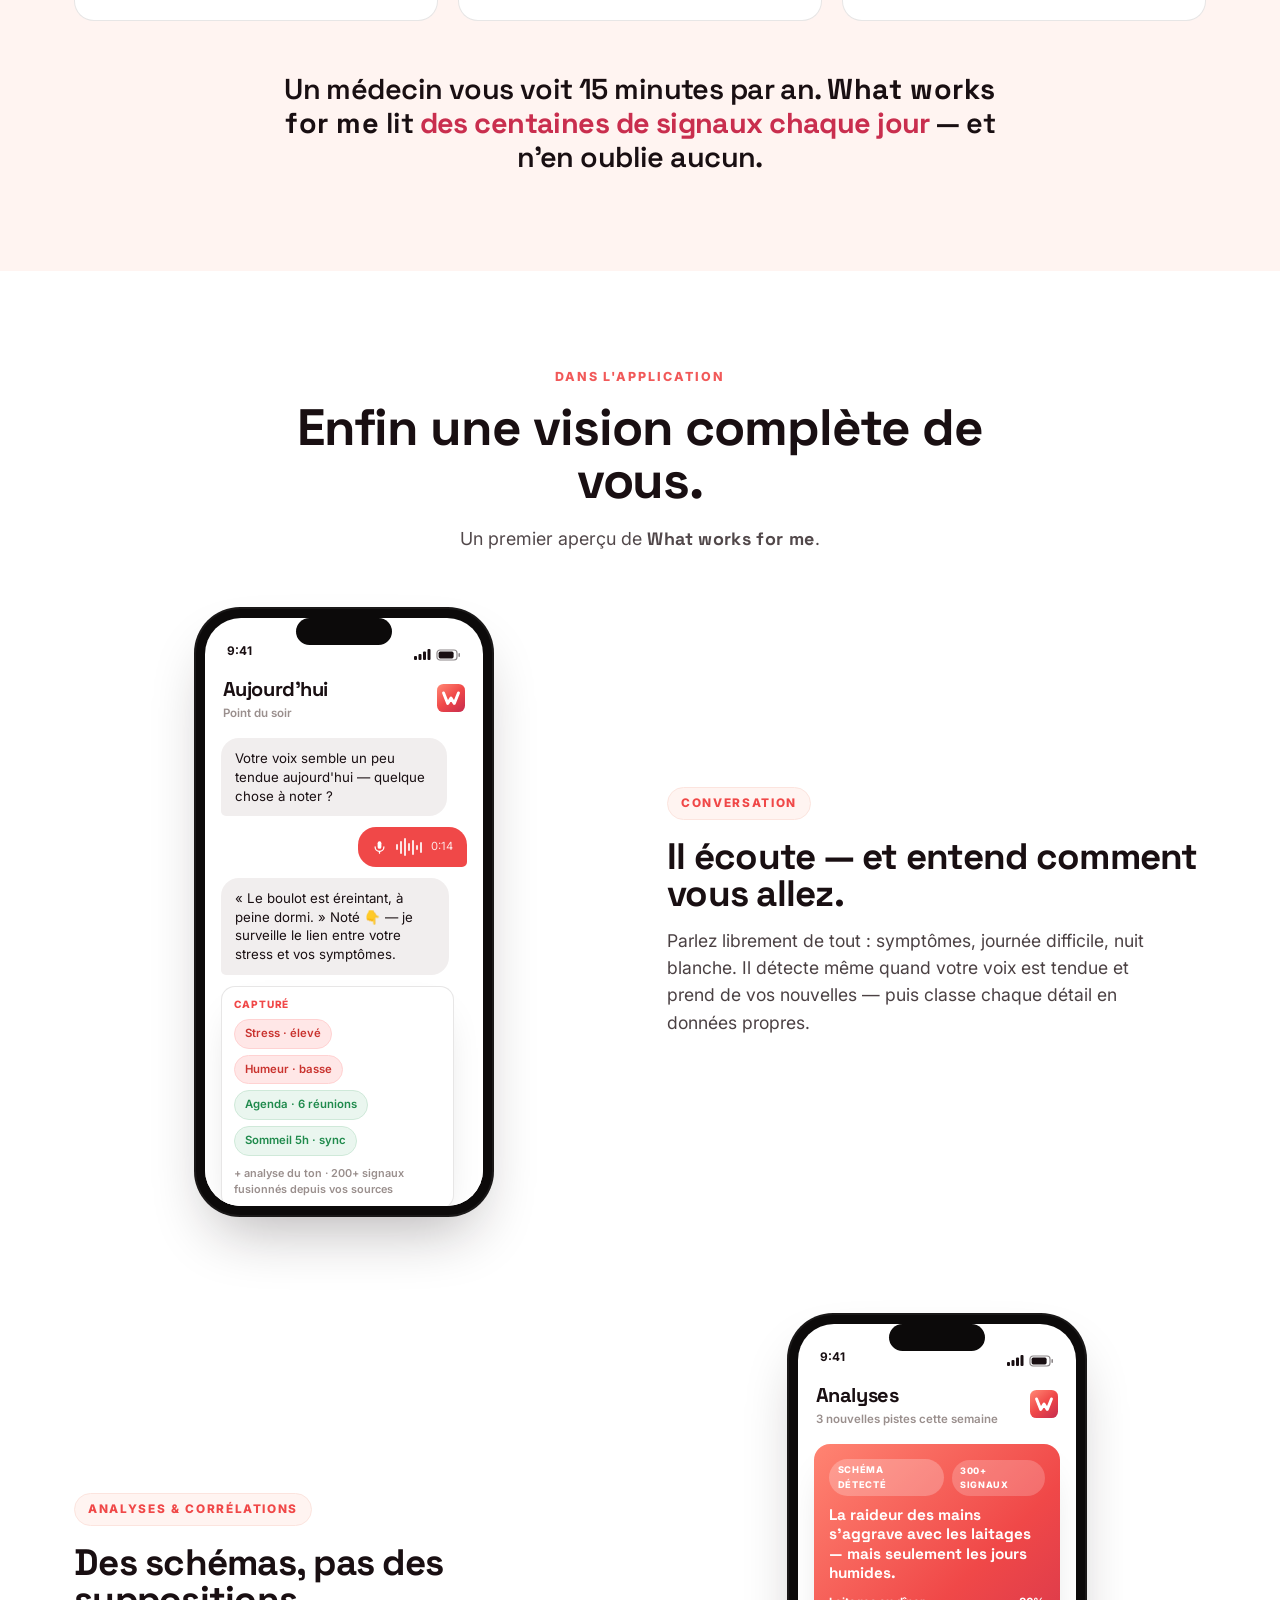
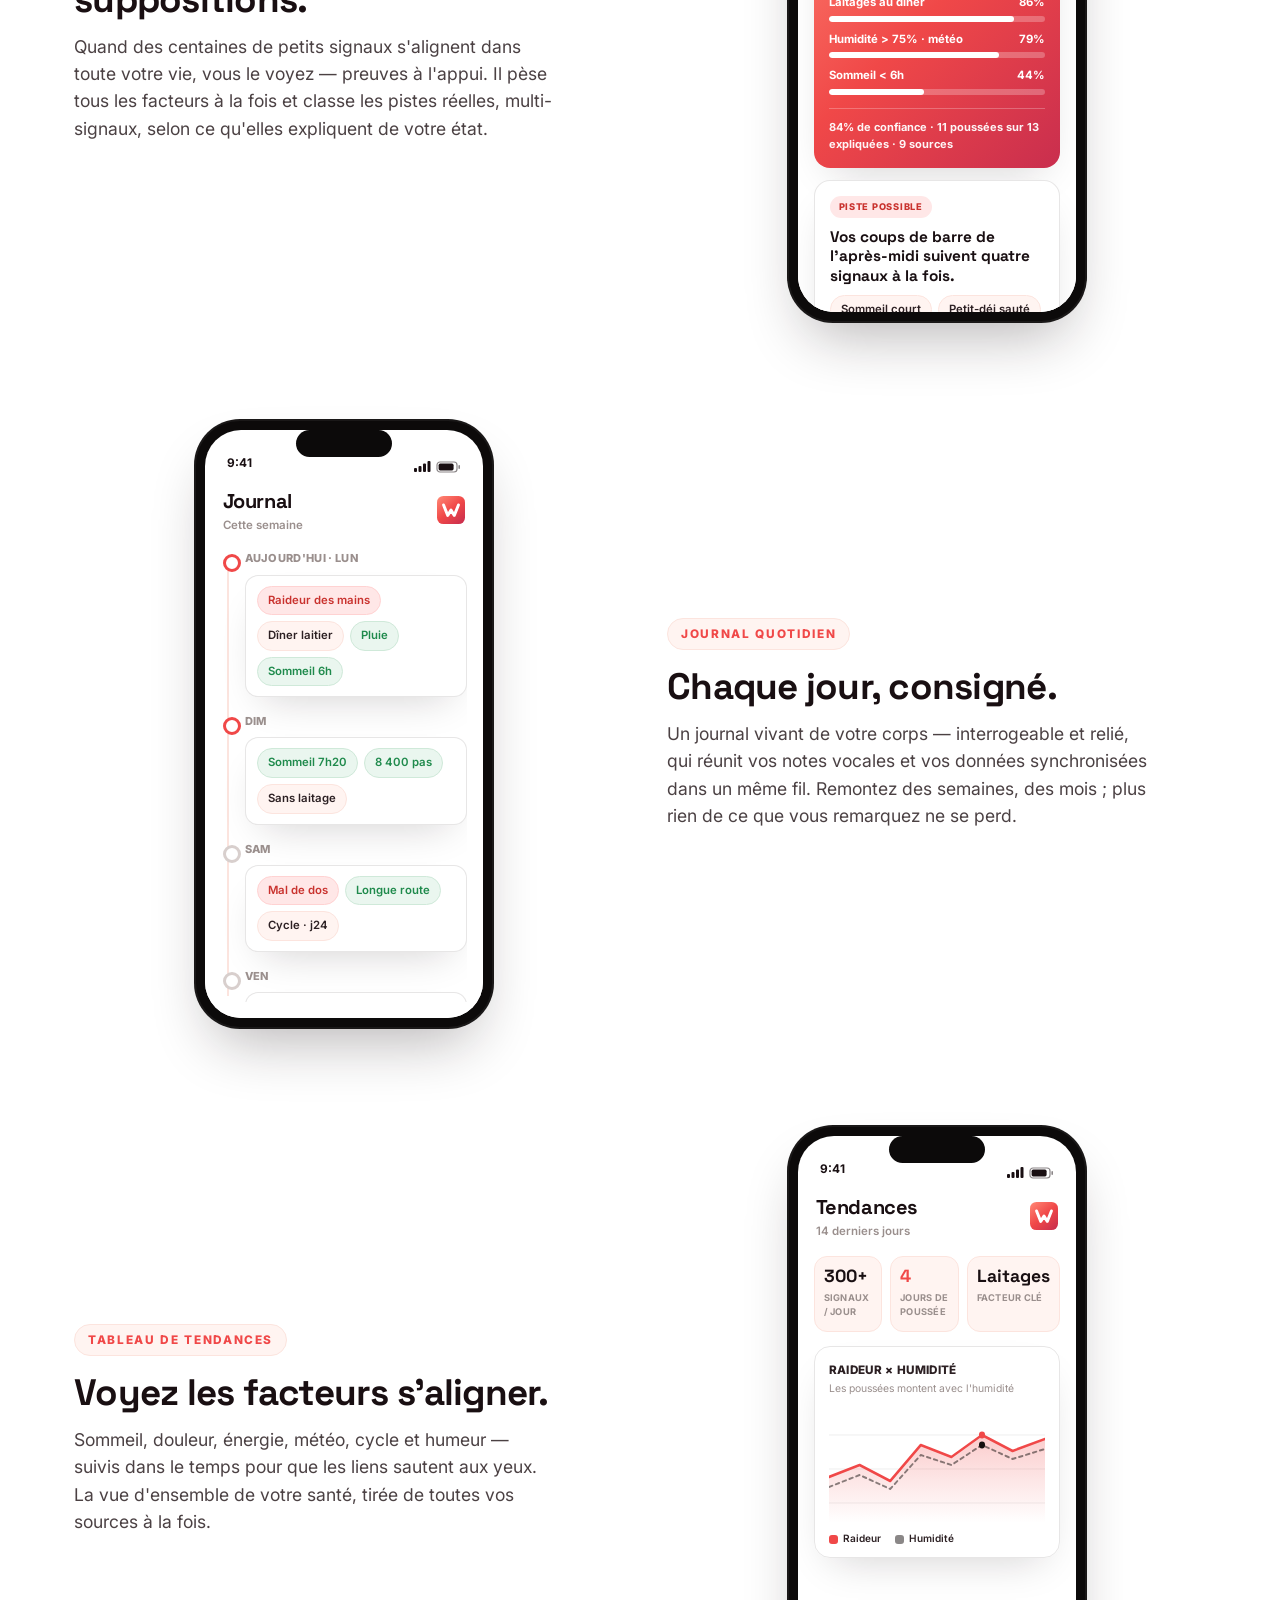
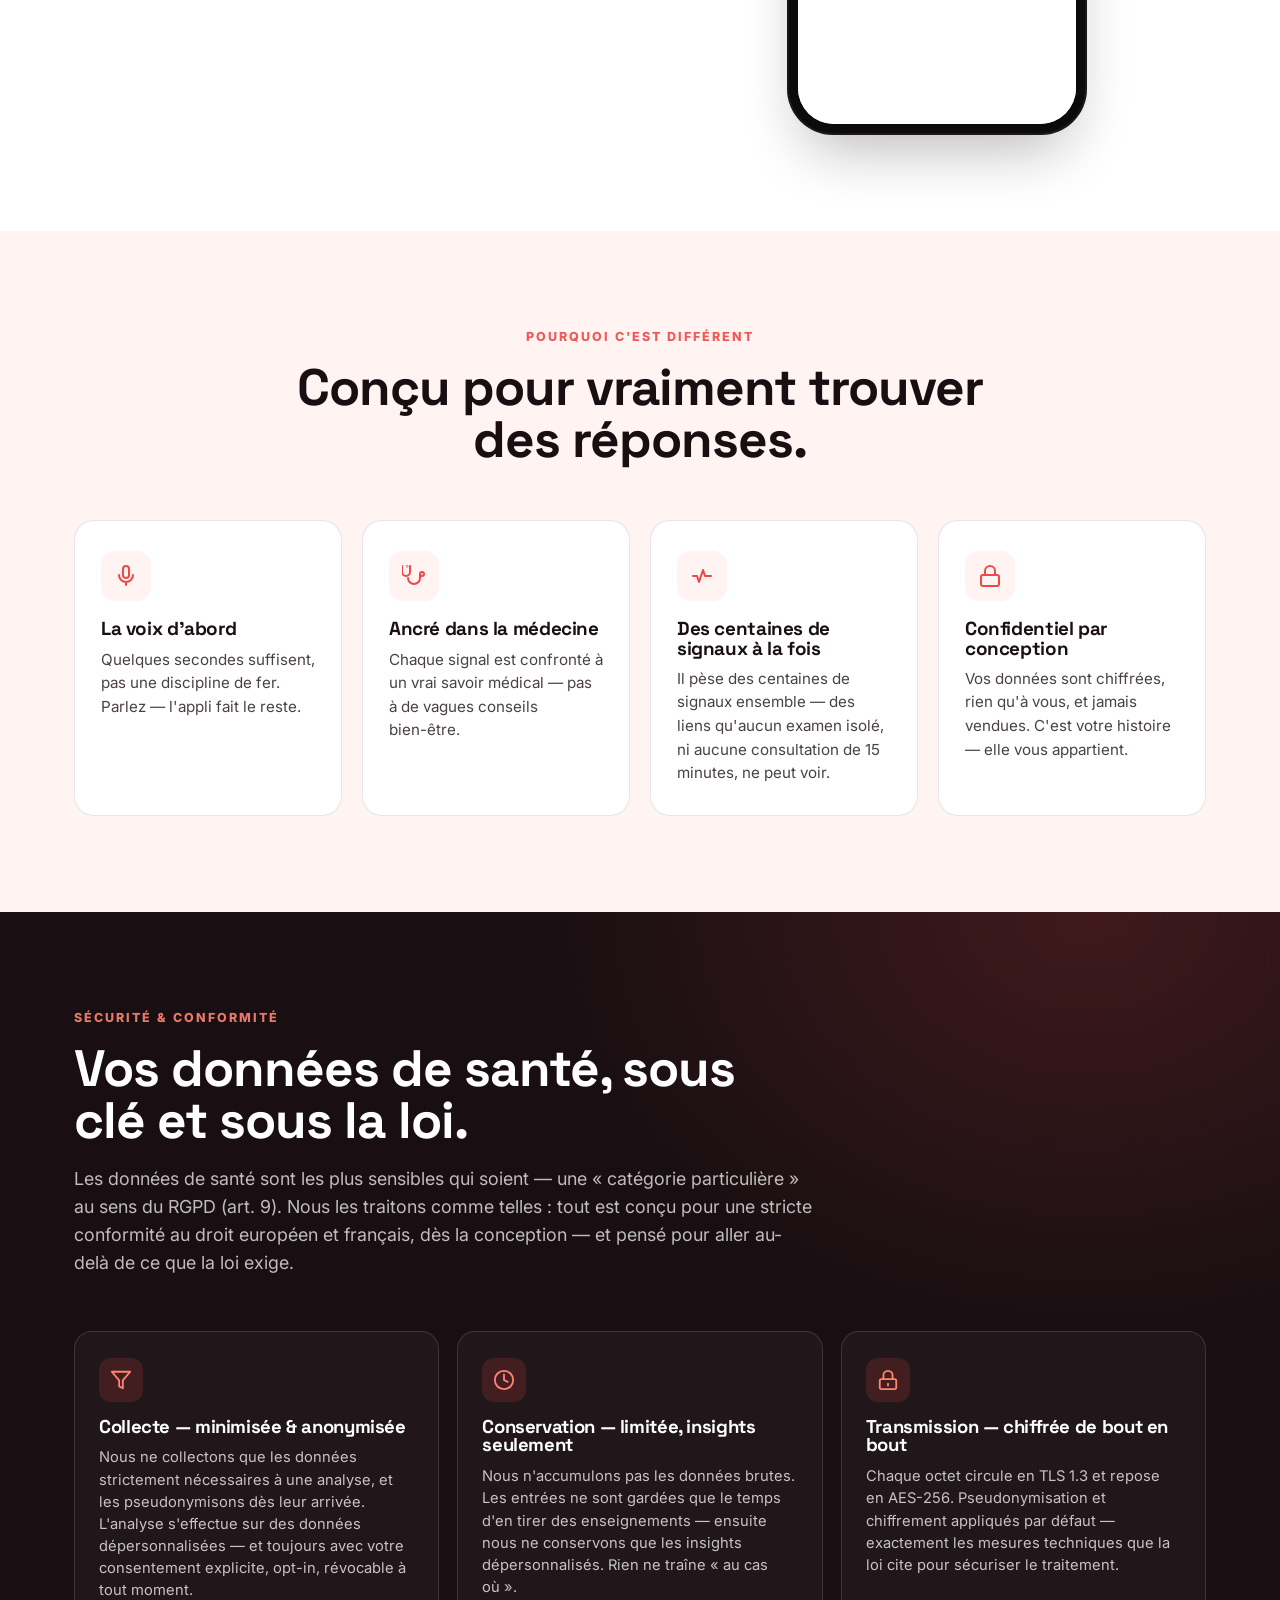
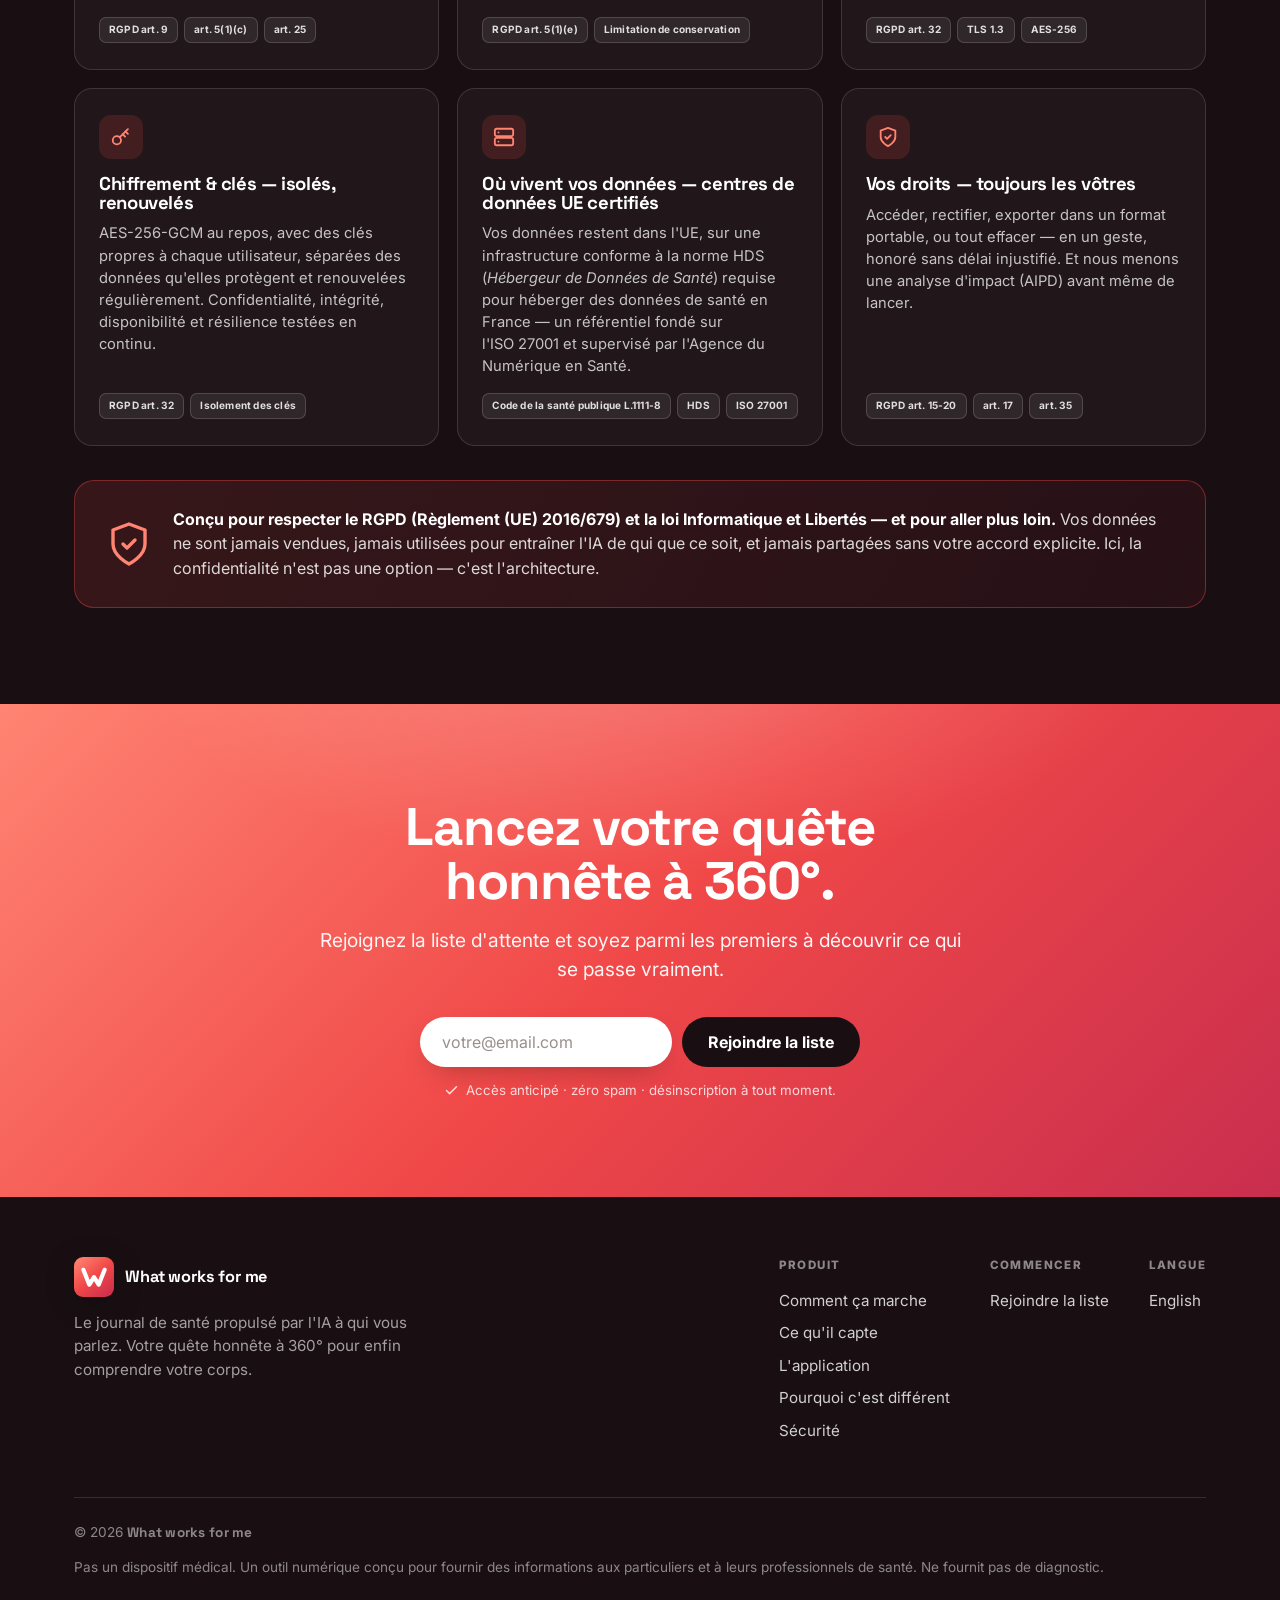
<file: fr/index.html>
<!DOCTYPE html>
<html lang="fr">
<head>
<meta charset="UTF-8">
<meta name="viewport" content="width=device-width, initial-scale=1.0">
<title>What works for me — Le journal de santé IA à qui vous parlez</title>
<meta name="description" content="What works for me, le journal de santé IA à qui vous parlez. Par la voix, par photo et via les applis que vous utilisez déjà, il relie des centaines de signaux — symptômes, sommeil, météo, analyses, humeur — à la science médicale et à votre propre historique, jusqu'à ce que le schéma apparaisse.">
<meta name="theme-color" content="#F04848">
<meta property="og:type" content="website">
<meta property="og:title" content="What works for me — Le journal de santé IA à qui vous parlez">
<meta property="og:description" content="Dictez tout — voix, photos, résultats d'analyses, applis connectées. Il relie des centaines de signaux pour trouver les schémas multi-facteurs que la médecine traditionnelle a manqués. Confidentiel par conception, conforme au RGPD.">
<meta property="og:url" content="https://w.shoette.com/fr/">
<!-- Favicons (chemins absolus : résolus depuis la racine) -->
<link rel="icon" href="/favicon.ico" sizes="32x32">
<link rel="icon" href="/favicon.svg" type="image/svg+xml">
<link rel="apple-touch-icon" href="/apple-touch-icon.png">
<link rel="manifest" href="/site.webmanifest">
<link rel="preconnect" href="https://fonts.googleapis.com">
<link rel="preconnect" href="https://fonts.gstatic.com" crossorigin>
<link href="https://fonts.googleapis.com/css2?family=Space+Grotesk:wght@500;600;700&family=Inter:wght@400;500;600;700;800;900&display=swap" rel="stylesheet">
<style>
  :root{
    --red:#F04848;
    --red-bright:#FF8472;
    --red-deep:#C92E4E;
    --red-700:#A8243F;
    --grad:linear-gradient(135deg,#FF8472 0%,#F04848 50%,#C92E4E 100%);
    --ink:#190F12;
    --ink-soft:#2C2023;
    --paper:#ffffff;
    --cream:#FFF4F1;
    --cream-2:#FCE4DE;
    --line:rgba(25,15,18,.10);
    --shadow:0 30px 60px -20px rgba(25,15,18,.32);
    --shadow-soft:0 18px 40px -18px rgba(25,15,18,.20);
    --maxw:1180px;
    --r:18px;
  }
  *{box-sizing:border-box;margin:0;padding:0}
  html{scroll-behavior:smooth;-webkit-text-size-adjust:100%}
  body{
    font-family:'Inter',system-ui,-apple-system,Segoe UI,Roboto,sans-serif;
    color:var(--ink);background:var(--paper);
    line-height:1.55;-webkit-font-smoothing:antialiased;text-rendering:optimizeLegibility;
    overflow-x:hidden;
  }
  h1,h2,h3,.display{font-family:'Space Grotesk','Inter',sans-serif;line-height:1.02;letter-spacing:-.02em;font-weight:700}
  .brandname{font-family:'Space Grotesk','Inter',sans-serif;font-weight:700;letter-spacing:.02em}
  a{color:inherit;text-decoration:none}
  img,svg{display:block}
  .wrap{width:100%;max-width:var(--maxw);margin:0 auto;padding:0 24px}
  .eyebrow{font-family:'Inter';font-weight:800;font-size:.78rem;letter-spacing:.16em;text-transform:uppercase;opacity:.9}

  .logo{width:40px;height:40px;flex:0 0 auto;filter:drop-shadow(0 6px 14px rgba(0,0,0,.20))}
  .mini-w{width:28px;height:28px;flex:0 0 auto}

  .btn{display:inline-flex;align-items:center;justify-content:center;gap:.5em;
    font-family:'Inter';font-weight:700;font-size:1rem;border:none;cursor:pointer;
    padding:15px 26px;border-radius:999px;transition:transform .18s ease,box-shadow .18s ease,background .18s ease,color .18s ease;
    white-space:nowrap;text-align:center}
  .btn:active{transform:translateY(1px)}
  .btn--light{background:#fff;color:var(--red-deep);box-shadow:0 10px 30px -10px rgba(0,0,0,.35)}
  .btn--light:hover{transform:translateY(-2px);box-shadow:0 16px 36px -10px rgba(0,0,0,.45)}
  .btn--dark{background:var(--ink);color:#fff}
  .btn--dark:hover{transform:translateY(-2px);background:#000}

  header.nav{position:sticky;top:0;z-index:50;background:var(--red);transition:box-shadow .25s ease}
  header.nav.scrolled{box-shadow:0 10px 30px -16px rgba(0,0,0,.5)}
  .nav__in{display:flex;align-items:center;justify-content:space-between;height:70px}
  .brand{display:flex;align-items:center;gap:11px;color:#fff;font-weight:800;font-family:'Space Grotesk'}
  .brand b{font-size:1.02rem;letter-spacing:-.01em}
  .nav__links{display:flex;align-items:center;gap:26px}
  .nav__links a{color:rgba(255,255,255,.92);font-weight:600;font-size:.95rem;transition:opacity .15s}
  .nav__links a:hover{opacity:.7}
  .nav__cta{background:#fff;color:var(--red-deep);padding:10px 20px;border-radius:999px;font-weight:700;font-size:.92rem;transition:transform .15s}
  .nav__cta:hover{transform:translateY(-1px)}

  .hero{position:relative;background:var(--red);color:#fff;overflow:hidden;padding:70px 0 90px}
  .hero::before{content:"";position:absolute;inset:0;
    background:radial-gradient(120% 80% at 82% -10%,rgba(255,170,150,.30),transparent 55%),
               radial-gradient(90% 70% at 0% 115%,rgba(120,15,45,.34),transparent 60%)}
  .hero__w{position:absolute;right:-10%;bottom:-26%;width:72vw;height:72vw;opacity:.07;pointer-events:none;user-select:none}
  .hero__grid{position:relative;display:grid;grid-template-columns:1.08fr .92fr;gap:40px;align-items:center}
  .hero__eyebrow{display:inline-flex;align-items:center;gap:9px;background:rgba(255,255,255,.14);
    border:1px solid rgba(255,255,255,.25);padding:8px 15px;border-radius:999px;font-size:.74rem;
    font-weight:800;letter-spacing:.12em;text-transform:uppercase;margin-bottom:24px;backdrop-filter:blur(4px)}
  .hero__eyebrow .dot{width:7px;height:7px;border-radius:50%;background:#fff;animation:pulse 2s infinite}
  @keyframes pulse{0%,100%{opacity:1}50%{opacity:.3}}
  .hero h1{font-size:clamp(2.3rem,5.4vw,4.05rem);margin-bottom:22px;letter-spacing:-.03em}
  .hero p.lede{font-size:clamp(1.05rem,1.7vw,1.3rem);max-width:36ch;color:rgba(255,255,255,.92);font-weight:450;margin-bottom:30px}
  .hero p.lede b{font-weight:700;color:#fff}

  .waitlist{display:flex;gap:10px;max-width:440px;flex-wrap:wrap}
  .waitlist input[type=email]{flex:1;min-width:200px;border:none;border-radius:999px;padding:15px 22px;
    font-family:'Inter';font-size:1rem;color:var(--ink);background:#fff;outline:none;box-shadow:0 10px 30px -14px rgba(0,0,0,.4)}
  .waitlist input::placeholder{color:#9a8f8d}
  .waitlist .btn{flex:0 0 auto}
  .form-note{margin-top:13px;font-size:.83rem;color:rgba(255,255,255,.8);display:flex;align-items:center;gap:7px}
  .form-success{display:none;align-items:center;gap:11px;background:rgba(255,255,255,.15);
    border:1px solid rgba(255,255,255,.3);padding:15px 20px;border-radius:16px;max-width:440px;font-weight:600}
  .form-success svg{flex:0 0 auto}
  .is-done .waitlist{display:none}
  .is-done .form-note{display:none}
  .is-done .form-success{display:flex}

  .hero__phone{justify-self:center;position:relative}
  .hero__badge{position:absolute;z-index:5;background:#fff;color:var(--ink);border-radius:14px;
    padding:12px 15px;box-shadow:var(--shadow);font-size:.8rem;line-height:1.3;max-width:215px}
  .hero__badge .k{font-weight:800;font-size:.66rem;letter-spacing:.1em;text-transform:uppercase;color:var(--red);display:block;margin-bottom:3px}
  .hero__badge.b1{top:14px;left:-48px}
  .hero__badge.b2{bottom:46px;right:-44px}

  section{padding:96px 0}
  .sec-head{max-width:740px;margin-bottom:54px}
  .sec-head.center{margin-left:auto;margin-right:auto;text-align:center}
  .sec-head .eyebrow{color:var(--red);margin-bottom:16px;display:block}
  .sec-head h2{font-size:clamp(2rem,4.4vw,3.2rem);margin-bottom:18px}
  .sec-head p{font-size:1.12rem;color:var(--ink-soft);opacity:.82}

  .problem{background:var(--ink);color:#fff}
  .problem .eyebrow{color:var(--red-bright)}
  .problem h2{font-size:clamp(2rem,4.4vw,3.3rem);max-width:18ch;margin-bottom:46px}
  .qgrid{display:grid;grid-template-columns:repeat(2,1fr);gap:18px;margin-bottom:46px}
  .qcard{border:1px solid rgba(255,255,255,.14);border-radius:var(--r);padding:26px;
    font-family:'Space Grotesk';font-weight:600;font-size:clamp(1.15rem,2.2vw,1.6rem);letter-spacing:-.02em;
    display:flex;align-items:center;gap:16px;background:rgba(255,255,255,.03);transition:border-color .2s,background .2s}
  .qcard:hover{border-color:var(--red);background:rgba(240,72,72,.08)}
  .qcard span{color:var(--red-bright);font-size:1.5em;line-height:0}
  .problem .punch{font-size:1.2rem;max-width:64ch;color:rgba(255,255,255,.82)}
  .problem .punch b{color:#fff}

  .steps{display:grid;grid-template-columns:repeat(3,1fr);gap:26px}
  .step{padding:34px 30px;border-radius:22px;background:var(--cream);border:1px solid var(--line);position:relative;overflow:hidden}
  .step:hover{box-shadow:var(--shadow-soft)}
  .step__n{font-family:'Space Grotesk';font-weight:700;font-size:3.4rem;color:var(--red);opacity:.22;line-height:1;margin-bottom:14px}
  .step h3{font-size:1.45rem;margin-bottom:10px}
  .step p{color:var(--ink-soft);opacity:.85;font-size:1.02rem}

  #sources{background:var(--cream)}
  .sources-grid{display:grid;grid-template-columns:repeat(3,1fr);gap:20px}
  .source-card{padding:28px 26px;border-radius:20px;border:1px solid var(--line);background:#fff;transition:transform .2s,box-shadow .2s}
  .source-card:hover{transform:translateY(-4px);box-shadow:var(--shadow-soft)}
  .source-ic{width:50px;height:50px;border-radius:14px;background:var(--cream);color:var(--red);display:grid;place-items:center;margin-bottom:18px}
  .source-card h3{font-size:1.18rem;margin-bottom:9px}
  .source-card p{font-size:.97rem;color:var(--ink-soft);opacity:.86}
  .source-card em{font-style:normal;font-weight:700;color:var(--red-deep)}
  .sources-note{text-align:center;margin:52px auto 0;font-family:'Space Grotesk';font-weight:600;
    font-size:clamp(1.25rem,2.8vw,1.8rem);letter-spacing:-.02em;color:var(--ink);line-height:1.18;max-width:26em}
  .sources-note b{color:var(--red-deep)}

  .showcase{background:#fff}
  .feature-row{display:grid;grid-template-columns:1fr 1fr;gap:54px;align-items:center;margin-bottom:96px}
  .feature-row:last-child{margin-bottom:0}
  .feature-row:nth-child(even) .feature-row__media{order:-1}
  .feature-row__copy .tag{display:inline-block;font-weight:800;font-size:.74rem;letter-spacing:.14em;
    text-transform:uppercase;color:var(--red);background:var(--cream);border:1px solid var(--cream-2);padding:6px 13px;border-radius:999px;margin-bottom:18px}
  .feature-row__copy h3{font-size:clamp(1.6rem,3.2vw,2.3rem);margin-bottom:14px}
  .feature-row__copy p{font-size:1.1rem;color:var(--ink-soft);opacity:.85;max-width:44ch}
  .feature-row__media{display:flex;justify-content:center}

  .phone{width:300px;height:610px;background:#0c0a0a;border-radius:46px;padding:11px;
    box-shadow:var(--shadow),inset 0 0 0 2px rgba(255,255,255,.06);position:relative;flex:0 0 auto}
  .phone__screen{position:relative;width:100%;height:100%;background:#fff;border-radius:36px;overflow:hidden;display:flex;flex-direction:column}
  .island{position:absolute;top:11px;left:50%;transform:translateX(-50%);width:96px;height:27px;background:#0c0a0a;border-radius:999px;z-index:20}
  .statusbar{height:50px;flex:0 0 auto;display:flex;align-items:flex-end;justify-content:space-between;
    padding:0 22px 7px;font-size:.74rem;font-weight:700;color:var(--ink);font-family:'Inter'}
  .statusbar .icons{display:flex;align-items:center;gap:5px}
  .float{animation:float 6s ease-in-out infinite}
  @keyframes float{0%,100%{transform:translateY(0)}50%{transform:translateY(-12px)}}

  .app{flex:1;display:flex;flex-direction:column;min-height:0;background:#fff}
  .app__top{padding:6px 18px 12px;display:flex;align-items:center;justify-content:space-between;flex:0 0 auto}
  .app__top .ttl{font-family:'Space Grotesk';font-weight:700;font-size:1.25rem;letter-spacing:-.02em}
  .app__top .sub{font-size:.72rem;color:#9a8f8d;font-weight:600}
  .app__body{flex:1;min-height:0;overflow:hidden;padding:4px 16px 16px}

  .chat{display:flex;flex-direction:column;gap:11px;height:100%}
  .bubble{max-width:88%;padding:11px 14px;border-radius:18px;font-size:.83rem;line-height:1.4}
  .bubble.bot{background:#F1EEEE;color:var(--ink);border-bottom-left-radius:5px;align-self:flex-start}
  .bubble.me{background:var(--red);color:#fff;border-bottom-right-radius:5px;align-self:flex-end}
  .bubble.me.voice{display:flex;align-items:center;gap:9px}
  .wave{display:flex;align-items:center;gap:2px;height:18px}
  .wave i{width:2px;background:rgba(255,255,255,.85);border-radius:2px;display:block}
  .logged{background:#fff;border:1px solid var(--line);border-radius:14px;padding:10px 12px;align-self:flex-start;max-width:95%;box-shadow:var(--shadow-soft)}
  .logged .lh{font-size:.63rem;font-weight:800;letter-spacing:.08em;text-transform:uppercase;color:var(--red);margin-bottom:7px}
  .chips{display:flex;flex-wrap:wrap;gap:6px}
  .chip{font-size:.71rem;font-weight:600;padding:5px 10px;border-radius:999px;background:var(--cream);color:var(--ink-soft);border:1px solid var(--cream-2)}
  .chip.alert{background:#FFE7E7;color:#C9322E;border-color:#ffd2d2}
  .chip.sync{background:#EAF6EF;color:#1f8a4c;border-color:#cfe9d9}
  .logged-more{margin-top:9px;font-size:.68rem;font-weight:600;color:#9a8f8d}
  .composer{margin-top:auto;display:flex;align-items:center;gap:10px;padding-top:6px}
  .composer .pill{flex:1;height:42px;border-radius:999px;background:#F1EEEE;display:flex;align-items:center;padding:0 16px;color:#9a8f8d;font-size:.8rem}
  .mic{width:46px;height:46px;border-radius:50%;background:var(--red);display:grid;place-items:center;flex:0 0 auto;box-shadow:0 10px 22px -8px rgba(240,72,72,.8);position:relative}
  .mic::after{content:"";position:absolute;inset:-6px;border-radius:50%;border:2px solid rgba(240,72,72,.35);animation:ring 2s infinite}
  @keyframes ring{0%{transform:scale(.8);opacity:.9}100%{transform:scale(1.4);opacity:0}}

  .insight-card{border-radius:16px;padding:15px;margin-bottom:12px;border:1px solid var(--line);background:#fff;box-shadow:var(--shadow-soft)}
  .insight-card.hero-find{background:var(--grad);color:#fff;border:none}
  .ic-top{display:flex;align-items:center;gap:8px;margin-bottom:9px}
  .ic-badge{font-size:.58rem;font-weight:800;letter-spacing:.08em;text-transform:uppercase;padding:4px 9px;border-radius:999px;background:rgba(255,255,255,.24);color:#fff}
  .insight-card.lead .ic-badge{background:#FFE7E7;color:#C9322E}
  .ic-scan{margin-left:auto;font-size:.56rem;font-weight:800;letter-spacing:.06em;text-transform:uppercase;background:rgba(255,255,255,.2);color:#fff;padding:4px 8px;border-radius:999px}
  .ic-title{font-family:'Space Grotesk';font-weight:700;font-size:.96rem;line-height:1.25}
  .insight-card.lead .ic-title{color:var(--ink)}
  .factors{margin-top:12px;display:flex;flex-direction:column;gap:9px}
  .factor .frow{display:flex;justify-content:space-between;gap:8px;font-size:.71rem;font-weight:700;margin-bottom:4px;color:#fff}
  .factor .fbar{height:6px;border-radius:999px;background:rgba(255,255,255,.25);overflow:hidden}
  .factor .fbar i{display:block;height:100%;background:#fff;border-radius:999px}
  .ic-foot{margin-top:13px;font-size:.69rem;font-weight:700;color:rgba(255,255,255,.95);border-top:1px solid rgba(255,255,255,.25);padding-top:10px}
  .corr{margin-top:11px}
  .corr .bar{height:7px;border-radius:999px;background:#F1EEEE;overflow:hidden}
  .corr .bar i{display:block;height:100%;border-radius:999px;background:var(--red)}
  .corr .lbl{display:flex;justify-content:space-between;font-size:.65rem;font-weight:700;color:var(--ink-soft);margin-top:6px}

  .tl{position:relative;padding-left:24px;height:100%;overflow:hidden}
  .tl::before{content:"";position:absolute;left:6px;top:6px;bottom:6px;width:2px;background:var(--cream-2)}
  .tl-day{position:relative;margin-bottom:16px}
  .tl-day::before{content:"";position:absolute;left:-22px;top:4px;width:12px;height:12px;border-radius:50%;background:#fff;border:3px solid var(--red)}
  .tl-day.muted::before{border-color:#d8cfcd}
  .tl-date{font-size:.69rem;font-weight:800;letter-spacing:.03em;color:#9a8f8d;text-transform:uppercase;margin-bottom:7px}
  .tl-card{border:1px solid var(--line);border-radius:13px;padding:10px 11px;background:#fff;box-shadow:var(--shadow-soft)}

  .metrics{display:grid;grid-template-columns:repeat(3,1fr);gap:8px;margin-bottom:14px}
  .metric{background:var(--cream);border:1px solid var(--cream-2);border-radius:13px;padding:11px 9px}
  .metric .v{font-family:'Space Grotesk';font-weight:700;font-size:1.1rem;line-height:1}
  .metric .l{font-size:.58rem;font-weight:700;color:#9a8f8d;text-transform:uppercase;letter-spacing:.03em;margin-top:5px}
  .metric .v small{font-size:.6rem;font-weight:700}
  .up{color:#1f9d55}.down{color:var(--red)}
  .chart-card{border:1px solid var(--line);border-radius:16px;padding:14px 14px 10px;box-shadow:var(--shadow-soft)}
  .chart-card .ct{font-size:.73rem;font-weight:800;letter-spacing:.03em;text-transform:uppercase;color:var(--ink-soft);margin-bottom:2px}
  .chart-card .cs{font-size:.65rem;color:#9a8f8d;margin-bottom:8px}
  .legend{display:flex;gap:14px;margin-top:8px;font-size:.63rem;font-weight:600;color:var(--ink-soft)}
  .legend i{width:9px;height:9px;border-radius:3px;display:inline-block;margin-right:5px;vertical-align:middle}

  #why{background:var(--cream)}
  .why-grid{display:grid;grid-template-columns:repeat(4,1fr);gap:20px}
  .why-card{padding:30px 26px;border-radius:20px;border:1px solid var(--line);background:#fff;transition:transform .2s,box-shadow .2s}
  .why-card:hover{transform:translateY(-4px);box-shadow:var(--shadow-soft)}
  .why-ic{width:50px;height:50px;border-radius:14px;background:var(--cream);color:var(--red);display:grid;place-items:center;margin-bottom:18px}
  .why-card h3{font-size:1.18rem;margin-bottom:9px}
  .why-card p{font-size:.95rem;color:var(--ink-soft);opacity:.85}

  .security{background:var(--ink);color:#fff;position:relative;overflow:hidden}
  .security::before{content:"";position:absolute;inset:0;background:radial-gradient(70% 50% at 85% 0%,rgba(240,72,72,.18),transparent 60%);pointer-events:none}
  .security .wrap{position:relative}
  .security .eyebrow{color:var(--red-bright)}
  .security .sec-head h2{color:#fff}
  .security .sec-head p{color:rgba(255,255,255,.72);opacity:1}
  .law-grid{display:grid;grid-template-columns:repeat(3,1fr);gap:18px}
  .law-card{border:1px solid rgba(255,255,255,.13);border-radius:18px;padding:26px 24px;background:rgba(255,255,255,.035);
    display:flex;flex-direction:column;transition:border-color .2s,background .2s}
  .law-card:hover{border-color:rgba(240,72,72,.6);background:rgba(240,72,72,.06)}
  .law-ic{width:44px;height:44px;border-radius:12px;background:rgba(240,72,72,.16);color:var(--red-bright);display:grid;place-items:center;margin-bottom:16px}
  .law-card h3{font-size:1.16rem;margin-bottom:10px}
  .law-card p{font-size:.92rem;line-height:1.5;color:rgba(255,255,255,.74);flex:1}
  .law-refs{display:flex;flex-wrap:wrap;gap:6px;margin-top:16px}
  .ref{font-family:'Inter';font-size:.63rem;font-weight:700;letter-spacing:.02em;color:rgba(255,255,255,.85);
    background:rgba(255,255,255,.07);border:1px solid rgba(255,255,255,.16);padding:4px 9px;border-radius:7px}
  .compliance-banner{margin-top:34px;display:flex;align-items:center;gap:20px;
    border:1px solid rgba(240,72,72,.4);background:linear-gradient(120deg,rgba(240,72,72,.14),rgba(201,46,78,.08));
    border-radius:20px;padding:26px 30px}
  .compliance-banner .shield{flex:0 0 auto;width:48px;height:48px;color:var(--red-bright)}
  .compliance-banner p{font-size:1rem;line-height:1.55;color:rgba(255,255,255,.84)}
  .compliance-banner p b{color:#fff}

  .cta{background:var(--grad);color:#fff;text-align:center;position:relative;overflow:hidden}
  .cta::before{content:"";position:absolute;inset:0;background:radial-gradient(70% 90% at 50% -20%,rgba(255,255,255,.22),transparent 60%)}
  .cta__in{position:relative;max-width:700px;margin:0 auto}
  .cta h2{font-size:clamp(2rem,4.6vw,3.3rem);margin-bottom:18px}
  .cta p{font-size:1.2rem;color:rgba(255,255,255,.94);margin-bottom:32px}
  .cta .waitlist,.cta .form-success{margin:0 auto}
  .cta .form-note{justify-content:center}

  footer{background:var(--ink);color:#fff;padding:60px 0 40px}
  .foot{display:flex;justify-content:space-between;align-items:flex-start;gap:30px;flex-wrap:wrap}
  .foot .brand{margin-bottom:14px}
  .foot p{color:rgba(255,255,255,.6);max-width:36ch;font-size:.95rem}
  .foot__links{display:flex;gap:40px;flex-wrap:wrap}
  .foot__col h4{font-size:.72rem;letter-spacing:.12em;text-transform:uppercase;color:rgba(255,255,255,.5);margin-bottom:14px;font-family:'Inter';font-weight:800}
  .foot__col a{display:block;color:rgba(255,255,255,.8);font-size:.95rem;margin-bottom:9px;transition:color .15s}
  .foot__col a:hover{color:#fff}
  .foot__bottom{margin-top:46px;padding-top:24px;border-top:1px solid rgba(255,255,255,.12);
    display:flex;justify-content:space-between;gap:14px;flex-wrap:wrap;color:rgba(255,255,255,.5);font-size:.85rem}

  .js .reveal{opacity:0;transform:translateY(26px);transition:opacity .7s cubic-bezier(.2,.7,.2,1),transform .7s cubic-bezier(.2,.7,.2,1)}
  .js .reveal.in{opacity:1;transform:none}

  @media(max-width:900px){
    .hero__grid{grid-template-columns:1fr;gap:50px}
    .hero{padding:46px 0 70px}
    .hero p.lede{max-width:48ch}
    .hero__badge{display:none}
    .nav__links{display:none}
    .feature-row{grid-template-columns:1fr;gap:34px}
    .feature-row:nth-child(even) .feature-row__media{order:0}
    .feature-row__copy{text-align:center}
    .feature-row__copy p{margin-left:auto;margin-right:auto}
    .steps{grid-template-columns:1fr}
    .sources-grid{grid-template-columns:repeat(2,1fr)}
    .why-grid{grid-template-columns:repeat(2,1fr)}
    .law-grid{grid-template-columns:repeat(2,1fr)}
    .qgrid{grid-template-columns:1fr}
    .compliance-banner{flex-direction:column;text-align:center;align-items:center}
    section{padding:72px 0}
  }
  @media(max-width:540px){
    .sources-grid{grid-template-columns:1fr}
    .why-grid{grid-template-columns:1fr}
    .law-grid{grid-template-columns:1fr}
    .waitlist{flex-direction:column}
    .waitlist .btn{width:100%}
    .foot{flex-direction:column}
    .phone{width:270px;height:550px}
  }
  @media(prefers-reduced-motion:reduce){
    *{animation:none!important}
    html{scroll-behavior:auto}
    .js .reveal{opacity:1;transform:none}
  }
</style>
</head>
<body>

<!-- marques logo réutilisables -->
<svg width="0" height="0" style="position:absolute" aria-hidden="true" focusable="false">
  <defs>
    <linearGradient id="wgrad" x1="0.08" y1="0" x2="0.92" y2="1">
      <stop offset="0" stop-color="#FF8472"/>
      <stop offset="0.5" stop-color="#F04848"/>
      <stop offset="1" stop-color="#C92E4E"/>
    </linearGradient>
    <symbol id="wmark" viewBox="0 0 512 512">
      <rect width="512" height="512" rx="116" fill="url(#wgrad)"/>
      <path d="M120 164 L196 354 L256 258 L316 354 L392 164" fill="none" stroke="#fff" stroke-width="54" stroke-linecap="round" stroke-linejoin="round"/>
    </symbol>
    <symbol id="wmarkRed" viewBox="0 0 512 512">
      <rect width="512" height="512" rx="116" fill="#fff"/>
      <path d="M120 164 L196 354 L256 258 L316 354 L392 164" fill="none" stroke="url(#wgrad)" stroke-width="54" stroke-linecap="round" stroke-linejoin="round"/>
    </symbol>
  </defs>
</svg>

<!-- NAV -->
<header class="nav" id="top">
  <div class="wrap nav__in">
    <a class="brand" href="#top">
      <svg class="logo" aria-hidden="true"><use href="#wmarkRed"/></svg>
      <b>What works for me</b>
    </a>
    <nav class="nav__links">
      <a href="#how">Comment ça marche</a>
      <a href="#sources">Ce qu'il capte</a>
      <a href="#app">L'application</a>
      <a href="#security">Sécurité</a>
    </nav>
    <a href="#waitlist" class="nav__cta">Rejoindre la liste</a>
  </div>
</header>

<!-- HERO -->
<section class="hero">
  <svg class="hero__w" viewBox="0 0 512 512" aria-hidden="true"><path d="M120 164 L196 354 L256 258 L316 354 L392 164" fill="none" stroke="#fff" stroke-width="54" stroke-linecap="round" stroke-linejoin="round"/></svg>
  <div class="wrap hero__grid">
    <div class="hero__copy">
      <span class="hero__eyebrow"><span class="dot"></span> Le journal de santé IA à qui vous parlez</span>
      <h1>Qu'est-ce qui ne va pas chez&nbsp;moi&nbsp;?</h1>
      <p class="lede">Dites-lui tout — par la voix, en photo, via les applis que vous utilisez déjà. Il relie <b>des centaines de signaux</b> à la science médicale et à votre propre historique, jour après jour, jusqu'à ce que le schéma finisse par apparaître.</p>

      <form class="waitlist" id="form-hero" novalidate>
        <input type="email" name="email" placeholder="votre@email.com" aria-label="Adresse email" required>
        <input type="text" name="website" tabindex="-1" autocomplete="off" aria-hidden="true" style="position:absolute;left:-9999px;width:1px;height:1px;opacity:0">
        <button class="btn btn--light" type="submit">Rejoindre la liste</button>
      </form>
      <div class="form-note">
        <svg width="15" height="15" viewBox="0 0 24 24" fill="none" stroke="currentColor" stroke-width="2.4" stroke-linecap="round"><path d="M20 6 9 17l-5-5"/></svg>
        Soyez parmi les premiers au lancement. Jamais de spam.
      </div>
      <div class="form-success">
        <svg width="22" height="22" viewBox="0 0 24 24" fill="none" stroke="currentColor" stroke-width="2.4" stroke-linecap="round" stroke-linejoin="round"><circle cx="12" cy="12" r="10"/><path d="m8 12 3 3 5-6"/></svg>
        Vous êtes sur la liste. On vous écrit bientôt.
      </div>
    </div>

    <div class="hero__phone">
      <div class="hero__badge b1"><span class="k">Schéma détecté</span>La raideur des mains apparaît après un dîner laitier — les jours humides et pluvieux.</div>
      <div class="hero__badge b2"><span class="k">Tout au même endroit</span>Des centaines par jour — voix, applis, photos, analyses, humeur.</div>
      <div class="phone float">
        <div class="island"></div>
        <div class="phone__screen">
          <div class="statusbar">
            <span>9:41</span>
            <span class="icons">
              <svg width="17" height="11" viewBox="0 0 17 11" fill="currentColor"><rect x="0" y="7" width="3" height="4" rx="1"/><rect x="4.5" y="5" width="3" height="6" rx="1"/><rect x="9" y="2.5" width="3" height="8.5" rx="1"/><rect x="13.5" y="0" width="3" height="11" rx="1"/></svg>
              <svg width="16" height="11" viewBox="0 0 16 11" fill="currentColor"><path d="M8 2.2c2.1 0 4 .8 5.4 2.2l1.3-1.3A9.4 9.4 0 0 0 8 .3 9.4 9.4 0 0 0 1.3 3.1l1.3 1.3A7.6 7.6 0 0 1 8 2.2Z"/><path d="M8 5.6c1.2 0 2.3.5 3.1 1.3l1.3-1.3A6 6 0 0 0 8 3.8a6 6 0 0 0-4.4 1.8l1.3 1.3A4.4 4.4 0 0 1 8 5.6Z"/><circle cx="8" cy="9.2" r="1.6"/></svg>
              <svg width="25" height="12" viewBox="0 0 25 12" fill="none"><rect x="1" y="1" width="20" height="10" rx="3" stroke="currentColor" stroke-width="1.2" opacity=".5"/><rect x="2.6" y="2.6" width="15" height="6.8" rx="1.6" fill="currentColor"/><rect x="22.4" y="4" width="1.6" height="4" rx="1" fill="currentColor" opacity=".5"/></svg>
            </span>
          </div>
          <div class="app">
            <div class="app__top">
              <div>
                <div class="ttl">Aujourd'hui</div>
                <div class="sub">Lundi · Point du matin</div>
              </div>
              <svg class="mini-w" aria-hidden="true"><use href="#wmark"/></svg>
            </div>
            <div class="app__body chat">
              <div class="bubble bot">Bonjour ☀️ Comment vont vos mains aujourd'hui&nbsp;?</div>
              <div class="bubble me voice">
                <svg width="15" height="15" viewBox="0 0 24 24" fill="#fff"><path d="M12 14a3 3 0 0 0 3-3V5a3 3 0 0 0-6 0v6a3 3 0 0 0 3 3Z"/><path d="M5 11a7 7 0 0 0 14 0" stroke="#fff" stroke-width="2" fill="none" stroke-linecap="round"/><path d="M12 18v3" stroke="#fff" stroke-width="2" stroke-linecap="round"/></svg>
                <span class="wave">
                  <i style="height:5px"></i><i style="height:11px"></i><i style="height:17px"></i><i style="height:9px"></i><i style="height:14px"></i><i style="height:6px"></i><i style="height:12px"></i><i style="height:16px"></i><i style="height:7px"></i>
                </span>
                <span style="font-size:.7rem;opacity:.85">0:11</span>
              </div>
              <div class="bubble bot" style="max-width:92%">«&nbsp;Encore raides. Pâtes à la crème hier soir, et il a plu toute la journée.&nbsp;» Noté 👇</div>
              <div class="logged">
                <div class="lh">Noté à l'instant</div>
                <div class="chips">
                  <span class="chip alert">Raideur des mains · légère</span>
                  <span class="chip">Laitier · dîner</span>
                  <span class="chip sync">Pluie · auto</span>
                  <span class="chip sync">Sommeil 6h · sync</span>
                </div>
                <div class="logged-more">+ 300 autres signaux synchronisés depuis vos applis aujourd'hui</div>
              </div>
              <div class="composer">
                <span class="pill">Touchez pour parler…</span>
                <span class="mic">
                  <svg width="20" height="20" viewBox="0 0 24 24" fill="#fff"><path d="M12 14a3 3 0 0 0 3-3V5a3 3 0 0 0-6 0v6a3 3 0 0 0 3 3Z"/><path d="M5 11a7 7 0 0 0 14 0" stroke="#fff" stroke-width="2" fill="none" stroke-linecap="round"/><path d="M12 18v3" stroke="#fff" stroke-width="2" stroke-linecap="round"/></svg>
                </span>
              </div>
            </div>
          </div>
        </div>
      </div>
    </div>
  </div>
</section>

<!-- PROBLÈME -->
<section class="problem" id="problem">
  <div class="wrap">
    <div class="reveal">
      <span class="eyebrow">Ça vous parle&nbsp;?</span>
      <h2>Votre corps essaie de vous dire quelque chose.</h2>
    </div>
    <div class="qgrid reveal">
      <div class="qcard"><span>·</span>Pourquoi je ne dors pas&nbsp;?</div>
      <div class="qcard"><span>·</span>Pourquoi mon dos me fait encore mal&nbsp;?</div>
      <div class="qcard"><span>·</span>Pourquoi mon poids ne bouge pas&nbsp;?</div>
      <div class="qcard"><span>·</span>Pourquoi ça revient sans cesse&nbsp;?</div>
    </div>
    <p class="punch reveal">Les examens reviennent <b>«&nbsp;normaux&nbsp;».</b> Mais vous savez que quelque chose cloche. La réponse tient rarement à une seule cause — ce sont <b>des centaines</b> de petites choses qui s'alignent, que personne n'a jamais eu le temps, ni les données, de relier. <b>Jusqu'à maintenant.</b></p>
  </div>
</section>

<!-- COMMENT ÇA MARCHE -->
<section id="how">
  <div class="wrap">
    <div class="sec-head center reveal">
      <span class="eyebrow">Comment ça marche</span>
      <h2>De l'intuition à la découverte.</h2>
      <p>Trois étapes. Sans formulaire, sans jargon médical, sans effort.</p>
    </div>
    <div class="steps">
      <div class="step reveal">
        <div class="step__n">01</div>
        <h3>Parlez</h3>
        <p>Dites simplement ce qui se passe — symptômes, sommeil, humeur, stress, même le cauchemar d'hier. Photographiez un résultat d'analyse ou votre lecteur de glycémie. Il entend même dans votre voix quand quelque chose ne va pas.</p>
      </div>
      <div class="step reveal">
        <div class="step__n">02</div>
        <h3>Connectez</h3>
        <p>Reliez les applis que vous utilisez déjà — météo, pas, sommeil, agenda, cycle. Il agrège des centaines de signaux et les structure proprement, dans toutes les langues.</p>
      </div>
      <div class="step reveal">
        <div class="step__n">03</div>
        <h3>Comprenez</h3>
        <p>Il confronte l'ensemble à la recherche médicale et à votre propre passé, et révèle les schémas multi-facteurs qu'aucune consultation de 15 minutes ne pourrait voir.</p>
      </div>
    </div>
  </div>
</section>

<!-- SOURCES -->
<section id="sources">
  <div class="wrap">
    <div class="sec-head center reveal">
      <span class="eyebrow">Un seul outil, tous les signaux</span>
      <h2>Donnez-lui tout. Il en tire du sens.</h2>
      <p>La plupart des applis suivent une seule chose. <span class="brandname">What works for me</span> capte des centaines de signaux, issus de tous les recoins de votre vie — et transforme le chaos en données claires et comparables qu'aucun cerveau humain ne pourrait retenir.</p>
    </div>
    <div class="sources-grid">
      <div class="source-card reveal">
        <div class="source-ic"><svg width="24" height="24" viewBox="0 0 24 24" fill="none" stroke="currentColor" stroke-width="2" stroke-linecap="round" stroke-linejoin="round"><path d="M12 14a3 3 0 0 0 3-3V5a3 3 0 0 0-6 0v6a3 3 0 0 0 3 3Z"/><path d="M19 11a7 7 0 0 1-14 0"/><path d="M12 18v3"/></svg></div>
        <h3>Votre voix</h3>
        <p>Dictez symptômes, sommeil, humeur, sources de stress, un mauvais rêve. Vous préférez écrire&nbsp;? Ça marche aussi.</p>
      </div>
      <div class="source-card reveal">
        <div class="source-ic"><svg width="24" height="24" viewBox="0 0 24 24" fill="none" stroke="currentColor" stroke-width="2" stroke-linecap="round" stroke-linejoin="round"><path d="M2 12h2"/><path d="M6 8v8"/><path d="M10 4v16"/><path d="M14 7v10"/><path d="M18 9v6"/><path d="M22 11v2"/></svg></div>
        <h3>Votre ton, décrypté</h3>
        <p>Il entend <em>comment</em> vous le dites. «&nbsp;Votre voix semble tendue aujourd'hui — un souci à noter&nbsp;?&nbsp;»</p>
      </div>
      <div class="source-card reveal">
        <div class="source-ic"><svg width="24" height="24" viewBox="0 0 24 24" fill="none" stroke="currentColor" stroke-width="2" stroke-linecap="round" stroke-linejoin="round"><path d="M10 13a5 5 0 0 0 7.07 0l2.83-2.83a5 5 0 0 0-7.07-7.07l-1.41 1.41"/><path d="M14 11a5 5 0 0 0-7.07 0L4.1 13.83a5 5 0 0 0 7.07 7.07l1.41-1.41"/></svg></div>
        <h3>Les applis que vous avez déjà</h3>
        <p>Météo, pas, applis de sommeil, votre agenda (ce dîner tardif, cette réunion stressante), cycle menstruel, et toute appli santé.</p>
      </div>
      <div class="source-card reveal">
        <div class="source-ic"><svg width="24" height="24" viewBox="0 0 24 24" fill="none" stroke="currentColor" stroke-width="2" stroke-linecap="round" stroke-linejoin="round"><path d="M14.5 4h-5L7 7H4a2 2 0 0 0-2 2v9a2 2 0 0 0 2 2h16a2 2 0 0 0 2-2V9a2 2 0 0 0-2-2h-3l-2.5-3z"/><circle cx="12" cy="13" r="3.5"/></svg></div>
        <h3>Une photo suffit</h3>
        <p>Photographiez votre lecteur de glycémie, votre tensiomètre, une bandelette ou un compte-rendu — il lit les chiffres pour vous.</p>
      </div>
      <div class="source-card reveal">
        <div class="source-ic"><svg width="24" height="24" viewBox="0 0 24 24" fill="none" stroke="currentColor" stroke-width="2" stroke-linecap="round" stroke-linejoin="round"><path d="M14 2H6a2 2 0 0 0-2 2v16a2 2 0 0 0 2 2h12a2 2 0 0 0 2-2V8z"/><path d="M14 2v6h6"/><path d="M8 13h8"/><path d="M8 17h5"/></svg></div>
        <h3>Tout document, toute langue</h3>
        <p>Résultats, ordonnances, examens — en image, audio, flux de données ou texte. Structurés proprement, quelle que soit la langue.</p>
      </div>
      <div class="source-card reveal">
        <div class="source-ic"><svg width="24" height="24" viewBox="0 0 24 24" fill="none" stroke="currentColor" stroke-width="2" stroke-linecap="round" stroke-linejoin="round"><path d="M3 12h4l2 6 4-12 2 6h6"/></svg></div>
        <h3>Le lien corps-esprit</h3>
        <p>Stress, cortisol, adrénaline, sommeil haché — il sait que votre humeur agit sur la chimie de votre corps, et la suit.</p>
      </div>
    </div>
    <p class="sources-note reveal">Un médecin vous voit 15 minutes par an. <span class="brandname">What works for me</span> lit <b>des centaines de signaux chaque jour</b> — et n'en oublie aucun.</p>
  </div>
</section>

<!-- APPLICATION -->
<section class="showcase" id="app">
  <div class="wrap">
    <div class="sec-head center reveal">
      <span class="eyebrow">Dans l'application</span>
      <h2>Enfin une vision complète de vous.</h2>
      <p>Un premier aperçu de <span class="brandname">What works for me</span>.</p>
    </div>

    <!-- rangée 1 : conversation -->
    <div class="feature-row reveal">
      <div class="feature-row__copy">
        <span class="tag">Conversation</span>
        <h3>Il écoute — et entend comment vous allez.</h3>
        <p>Parlez librement de tout&nbsp;: symptômes, journée difficile, nuit blanche. Il détecte même quand votre voix est tendue et prend de vos nouvelles — puis classe chaque détail en données propres.</p>
      </div>
      <div class="feature-row__media">
        <div class="phone">
          <div class="island"></div>
          <div class="phone__screen">
            <div class="statusbar"><span>9:41</span><span class="icons"><svg width="17" height="11" viewBox="0 0 17 11" fill="currentColor"><rect x="0" y="7" width="3" height="4" rx="1"/><rect x="4.5" y="5" width="3" height="6" rx="1"/><rect x="9" y="2.5" width="3" height="8.5" rx="1"/><rect x="13.5" y="0" width="3" height="11" rx="1"/></svg><svg width="25" height="12" viewBox="0 0 25 12" fill="none"><rect x="1" y="1" width="20" height="10" rx="3" stroke="currentColor" stroke-width="1.2" opacity=".5"/><rect x="2.6" y="2.6" width="15" height="6.8" rx="1.6" fill="currentColor"/><rect x="22.4" y="4" width="1.6" height="4" rx="1" fill="currentColor" opacity=".5"/></svg></span></div>
            <div class="app">
              <div class="app__top"><div><div class="ttl">Aujourd'hui</div><div class="sub">Point du soir</div></div><svg class="mini-w" aria-hidden="true"><use href="#wmark"/></svg></div>
              <div class="app__body chat">
                <div class="bubble bot" style="max-width:92%">Votre voix semble un peu tendue aujourd'hui — quelque chose à noter&nbsp;?</div>
                <div class="bubble me voice">
                  <svg width="15" height="15" viewBox="0 0 24 24" fill="#fff"><path d="M12 14a3 3 0 0 0 3-3V5a3 3 0 0 0-6 0v6a3 3 0 0 0 3 3Z"/><path d="M5 11a7 7 0 0 0 14 0" stroke="#fff" stroke-width="2" fill="none" stroke-linecap="round"/><path d="M12 18v3" stroke="#fff" stroke-width="2" stroke-linecap="round"/></svg>
                  <span class="wave"><i style="height:6px"></i><i style="height:13px"></i><i style="height:18px"></i><i style="height:8px"></i><i style="height:15px"></i><i style="height:5px"></i><i style="height:11px"></i></span>
                  <span style="font-size:.7rem;opacity:.85">0:14</span>
                </div>
                <div class="bubble bot" style="max-width:93%">«&nbsp;Le boulot est éreintant, à peine dormi.&nbsp;» Noté 👇 — je surveille le lien entre votre stress et vos symptômes.</div>
                <div class="logged">
                  <div class="lh">Capturé</div>
                  <div class="chips"><span class="chip alert">Stress · élevé</span><span class="chip alert">Humeur · basse</span><span class="chip sync">Agenda · 6 réunions</span><span class="chip sync">Sommeil 5h · sync</span></div>
                  <div class="logged-more">+ analyse du ton · 200+ signaux fusionnés depuis vos sources</div>
                </div>
                <div class="composer"><span class="pill">Touchez pour parler…</span><span class="mic"><svg width="20" height="20" viewBox="0 0 24 24" fill="#fff"><path d="M12 14a3 3 0 0 0 3-3V5a3 3 0 0 0-6 0v6a3 3 0 0 0 3 3Z"/><path d="M5 11a7 7 0 0 0 14 0" stroke="#fff" stroke-width="2" fill="none" stroke-linecap="round"/><path d="M12 18v3" stroke="#fff" stroke-width="2" stroke-linecap="round"/></svg></span></div>
              </div>
            </div>
          </div>
        </div>
      </div>
    </div>

    <!-- rangée 2 : analyses -->
    <div class="feature-row reveal">
      <div class="feature-row__copy">
        <span class="tag">Analyses &amp; corrélations</span>
        <h3>Des schémas, pas des suppositions.</h3>
        <p>Quand des centaines de petits signaux s'alignent dans toute votre vie, vous le voyez — preuves à l'appui. Il pèse tous les facteurs à la fois et classe les pistes réelles, multi-signaux, selon ce qu'elles expliquent de votre état.</p>
      </div>
      <div class="feature-row__media">
        <div class="phone">
          <div class="island"></div>
          <div class="phone__screen">
            <div class="statusbar"><span>9:41</span><span class="icons"><svg width="17" height="11" viewBox="0 0 17 11" fill="currentColor"><rect x="0" y="7" width="3" height="4" rx="1"/><rect x="4.5" y="5" width="3" height="6" rx="1"/><rect x="9" y="2.5" width="3" height="8.5" rx="1"/><rect x="13.5" y="0" width="3" height="11" rx="1"/></svg><svg width="25" height="12" viewBox="0 0 25 12" fill="none"><rect x="1" y="1" width="20" height="10" rx="3" stroke="currentColor" stroke-width="1.2" opacity=".5"/><rect x="2.6" y="2.6" width="15" height="6.8" rx="1.6" fill="currentColor"/><rect x="22.4" y="4" width="1.6" height="4" rx="1" fill="currentColor" opacity=".5"/></svg></span></div>
            <div class="app">
              <div class="app__top"><div><div class="ttl">Analyses</div><div class="sub">3 nouvelles pistes cette semaine</div></div><svg class="mini-w" aria-hidden="true"><use href="#wmark"/></svg></div>
              <div class="app__body">
                <div class="insight-card hero-find">
                  <div class="ic-top"><span class="ic-badge">Schéma détecté</span><span class="ic-scan">300+ signaux</span></div>
                  <div class="ic-title">La raideur des mains s'aggrave avec les laitages — mais seulement les jours humides.</div>
                  <div class="factors">
                    <div class="factor"><div class="frow"><span>Laitages au dîner</span><span>86%</span></div><div class="fbar"><i style="width:86%"></i></div></div>
                    <div class="factor"><div class="frow"><span>Humidité &gt; 75% · météo</span><span>79%</span></div><div class="fbar"><i style="width:79%"></i></div></div>
                    <div class="factor"><div class="frow"><span>Sommeil &lt; 6h</span><span>44%</span></div><div class="fbar"><i style="width:44%"></i></div></div>
                  </div>
                  <div class="ic-foot">84% de confiance · 11 poussées sur 13 expliquées · 9 sources</div>
                </div>
                <div class="insight-card lead">
                  <div class="ic-top"><span class="ic-badge">Piste possible</span></div>
                  <div class="ic-title">Vos coups de barre de l'après-midi suivent quatre signaux à la fois.</div>
                  <div class="chips" style="margin-top:10px"><span class="chip">Sommeil court</span><span class="chip">Petit-déj sauté</span><span class="chip">5+ réunions</span><span class="chip alert">Caféine après 16h</span></div>
                  <div class="corr"><div class="bar"><i style="width:81%"></i></div><div class="lbl"><span>Signal combiné</span><span>r = 0,81</span></div></div>
                </div>
              </div>
            </div>
          </div>
        </div>
      </div>
    </div>

    <!-- rangée 3 : journal -->
    <div class="feature-row reveal">
      <div class="feature-row__copy">
        <span class="tag">Journal quotidien</span>
        <h3>Chaque jour, consigné.</h3>
        <p>Un journal vivant de votre corps — interrogeable et relié, qui réunit vos notes vocales et vos données synchronisées dans un même fil. Remontez des semaines, des mois&nbsp;; plus rien de ce que vous remarquez ne se perd.</p>
      </div>
      <div class="feature-row__media">
        <div class="phone">
          <div class="island"></div>
          <div class="phone__screen">
            <div class="statusbar"><span>9:41</span><span class="icons"><svg width="17" height="11" viewBox="0 0 17 11" fill="currentColor"><rect x="0" y="7" width="3" height="4" rx="1"/><rect x="4.5" y="5" width="3" height="6" rx="1"/><rect x="9" y="2.5" width="3" height="8.5" rx="1"/><rect x="13.5" y="0" width="3" height="11" rx="1"/></svg><svg width="25" height="12" viewBox="0 0 25 12" fill="none"><rect x="1" y="1" width="20" height="10" rx="3" stroke="currentColor" stroke-width="1.2" opacity=".5"/><rect x="2.6" y="2.6" width="15" height="6.8" rx="1.6" fill="currentColor"/><rect x="22.4" y="4" width="1.6" height="4" rx="1" fill="currentColor" opacity=".5"/></svg></span></div>
            <div class="app">
              <div class="app__top"><div><div class="ttl">Journal</div><div class="sub">Cette semaine</div></div><svg class="mini-w" aria-hidden="true"><use href="#wmark"/></svg></div>
              <div class="app__body">
                <div class="tl">
                  <div class="tl-day">
                    <div class="tl-date">Aujourd'hui · Lun</div>
                    <div class="tl-card"><div class="chips"><span class="chip alert">Raideur des mains</span><span class="chip">Dîner laitier</span><span class="chip sync">Pluie</span><span class="chip sync">Sommeil 6h</span></div></div>
                  </div>
                  <div class="tl-day">
                    <div class="tl-date">Dim</div>
                    <div class="tl-card"><div class="chips"><span class="chip sync">Sommeil 7h20</span><span class="chip sync">8 400 pas</span><span class="chip">Sans laitage</span></div></div>
                  </div>
                  <div class="tl-day muted">
                    <div class="tl-date">Sam</div>
                    <div class="tl-card"><div class="chips"><span class="chip alert">Mal de dos</span><span class="chip sync">Longue route</span><span class="chip">Cycle · j24</span></div></div>
                  </div>
                  <div class="tl-day muted">
                    <div class="tl-date">Ven</div>
                    <div class="tl-card"><div class="chips"><span class="chip">Énergie · élevée</span><span class="chip sync">Glycémie · photo</span></div></div>
                  </div>
                </div>
              </div>
            </div>
          </div>
        </div>
      </div>
    </div>

    <!-- rangée 4 : tendances -->
    <div class="feature-row reveal">
      <div class="feature-row__copy">
        <span class="tag">Tableau de tendances</span>
        <h3>Voyez les facteurs s'aligner.</h3>
        <p>Sommeil, douleur, énergie, météo, cycle et humeur — suivis dans le temps pour que les liens sautent aux yeux. La vue d'ensemble de votre santé, tirée de toutes vos sources à la fois.</p>
      </div>
      <div class="feature-row__media">
        <div class="phone">
          <div class="island"></div>
          <div class="phone__screen">
            <div class="statusbar"><span>9:41</span><span class="icons"><svg width="17" height="11" viewBox="0 0 17 11" fill="currentColor"><rect x="0" y="7" width="3" height="4" rx="1"/><rect x="4.5" y="5" width="3" height="6" rx="1"/><rect x="9" y="2.5" width="3" height="8.5" rx="1"/><rect x="13.5" y="0" width="3" height="11" rx="1"/></svg><svg width="25" height="12" viewBox="0 0 25 12" fill="none"><rect x="1" y="1" width="20" height="10" rx="3" stroke="currentColor" stroke-width="1.2" opacity=".5"/><rect x="2.6" y="2.6" width="15" height="6.8" rx="1.6" fill="currentColor"/><rect x="22.4" y="4" width="1.6" height="4" rx="1" fill="currentColor" opacity=".5"/></svg></span></div>
            <div class="app">
              <div class="app__top"><div><div class="ttl">Tendances</div><div class="sub">14 derniers jours</div></div><svg class="mini-w" aria-hidden="true"><use href="#wmark"/></svg></div>
              <div class="app__body">
                <div class="metrics">
                  <div class="metric"><div class="v">300+</div><div class="l">Signaux / jour</div></div>
                  <div class="metric"><div class="v down">4</div><div class="l">Jours de poussée</div></div>
                  <div class="metric"><div class="v">Laitages</div><div class="l">Facteur clé</div></div>
                </div>
                <div class="chart-card">
                  <div class="ct">Raideur × humidité</div>
                  <div class="cs">Les poussées montent avec l'humidité</div>
                  <svg width="100%" height="118" viewBox="0 0 240 118" preserveAspectRatio="none">
                    <defs>
                      <linearGradient id="g1" x1="0" y1="0" x2="0" y2="1"><stop offset="0" stop-color="#F04848" stop-opacity=".28"/><stop offset="1" stop-color="#F04848" stop-opacity="0"/></linearGradient>
                    </defs>
                    <line x1="0" y1="30" x2="240" y2="30" stroke="#eee" stroke-width="1"/>
                    <line x1="0" y1="64" x2="240" y2="64" stroke="#eee" stroke-width="1"/>
                    <line x1="0" y1="98" x2="240" y2="98" stroke="#eee" stroke-width="1"/>
                    <path d="M0,72 L34,60 L68,76 L102,40 L136,52 L170,30 L204,46 L240,34 L240,118 L0,118 Z" fill="url(#g1)"/>
                    <path d="M0,72 L34,60 L68,76 L102,40 L136,52 L170,30 L204,46 L240,34" fill="none" stroke="#F04848" stroke-width="2.6" stroke-linecap="round" stroke-linejoin="round"/>
                    <path d="M0,82 L34,70 L68,84 L102,50 L136,60 L170,40 L204,54 L240,44" fill="none" stroke="#15100F" stroke-width="2" stroke-dasharray="4 4" stroke-linecap="round" stroke-linejoin="round" opacity=".5"/>
                    <circle cx="170" cy="30" r="3.4" fill="#F04848"/>
                    <circle cx="170" cy="40" r="3.4" fill="#15100F"/>
                  </svg>
                  <div class="legend"><span><i style="background:#F04848"></i>Raideur</span><span><i style="background:#15100F;opacity:.5"></i>Humidité</span></div>
                </div>
              </div>
            </div>
          </div>
        </div>
      </div>
    </div>
  </div>
</section>

<!-- POURQUOI -->
<section id="why">
  <div class="wrap">
    <div class="sec-head center reveal">
      <span class="eyebrow">Pourquoi c'est différent</span>
      <h2>Conçu pour vraiment trouver des réponses.</h2>
    </div>
    <div class="why-grid">
      <div class="why-card reveal">
        <div class="why-ic"><svg width="24" height="24" viewBox="0 0 24 24" fill="none" stroke="currentColor" stroke-width="2" stroke-linecap="round" stroke-linejoin="round"><path d="M12 14a3 3 0 0 0 3-3V5a3 3 0 0 0-6 0v6a3 3 0 0 0 3 3Z"/><path d="M19 11a7 7 0 0 1-14 0"/><path d="M12 18v3"/></svg></div>
        <h3>La voix d'abord</h3>
        <p>Quelques secondes suffisent, pas une discipline de fer. Parlez — l'appli fait le reste.</p>
      </div>
      <div class="why-card reveal">
        <div class="why-ic"><svg width="24" height="24" viewBox="0 0 24 24" fill="none" stroke="currentColor" stroke-width="2" stroke-linecap="round" stroke-linejoin="round"><path d="M4.8 2.3A.3.3 0 1 0 5 2a.3.3 0 0 0-.2.3Z"/><path d="M8 2v6a4 4 0 0 1-8 0V2"/><path d="M6 14a6 6 0 0 0 12 0v-3"/><circle cx="20" cy="10" r="2"/></svg></div>
        <h3>Ancré dans la médecine</h3>
        <p>Chaque signal est confronté à un vrai savoir médical — pas à de vagues conseils bien-être.</p>
      </div>
      <div class="why-card reveal">
        <div class="why-ic"><svg width="24" height="24" viewBox="0 0 24 24" fill="none" stroke="currentColor" stroke-width="2" stroke-linecap="round" stroke-linejoin="round"><path d="M3 12h4l2 6 4-12 2 6h6"/></svg></div>
        <h3>Des centaines de signaux à la fois</h3>
        <p>Il pèse des centaines de signaux ensemble — des liens qu'aucun examen isolé, ni aucune consultation de 15 minutes, ne peut voir.</p>
      </div>
      <div class="why-card reveal">
        <div class="why-ic"><svg width="24" height="24" viewBox="0 0 24 24" fill="none" stroke="currentColor" stroke-width="2" stroke-linecap="round" stroke-linejoin="round"><rect x="3" y="11" width="18" height="11" rx="2"/><path d="M7 11V7a5 5 0 0 1 10 0v4"/></svg></div>
        <h3>Confidentiel par conception</h3>
        <p>Vos données sont chiffrées, rien qu'à vous, et jamais vendues. C'est votre histoire — elle vous appartient.</p>
      </div>
    </div>
  </div>
</section>

<!-- SÉCURITÉ & CONFORMITÉ -->
<section class="security" id="security">
  <div class="wrap">
    <div class="sec-head reveal">
      <span class="eyebrow">Sécurité &amp; conformité</span>
      <h2>Vos données de santé, sous clé et sous la loi.</h2>
      <p>Les données de santé sont les plus sensibles qui soient — une «&nbsp;catégorie particulière&nbsp;» au sens du RGPD (art.&nbsp;9). Nous les traitons comme telles&nbsp;: tout est conçu pour une stricte conformité au droit européen et français, dès la conception — et pensé pour aller au-delà de ce que la loi exige.</p>
    </div>

    <div class="law-grid">
      <div class="law-card reveal">
        <div class="law-ic"><svg width="22" height="22" viewBox="0 0 24 24" fill="none" stroke="currentColor" stroke-width="2" stroke-linecap="round" stroke-linejoin="round"><path d="M22 3H2l8 9.46V19l4 2v-8.54L22 3z"/></svg></div>
        <h3>Collecte — minimisée &amp; anonymisée</h3>
        <p>Nous ne collectons que les données strictement nécessaires à une analyse, et les pseudonymisons dès leur arrivée. L'analyse s'effectue sur des données dépersonnalisées — et toujours avec votre consentement explicite, opt-in, révocable à tout moment.</p>
        <div class="law-refs"><span class="ref">RGPD art. 9</span><span class="ref">art. 5(1)(c)</span><span class="ref">art. 25</span></div>
      </div>

      <div class="law-card reveal">
        <div class="law-ic"><svg width="22" height="22" viewBox="0 0 24 24" fill="none" stroke="currentColor" stroke-width="2" stroke-linecap="round" stroke-linejoin="round"><circle cx="12" cy="12" r="10"/><path d="M12 6v6l4 2"/></svg></div>
        <h3>Conservation — limitée, insights seulement</h3>
        <p>Nous n'accumulons pas les données brutes. Les entrées ne sont gardées que le temps d'en tirer des enseignements — ensuite nous ne conservons que les insights dépersonnalisés. Rien ne traîne «&nbsp;au cas où&nbsp;».</p>
        <div class="law-refs"><span class="ref">RGPD art. 5(1)(e)</span><span class="ref">Limitation de conservation</span></div>
      </div>

      <div class="law-card reveal">
        <div class="law-ic"><svg width="22" height="22" viewBox="0 0 24 24" fill="none" stroke="currentColor" stroke-width="2" stroke-linecap="round" stroke-linejoin="round"><rect x="3" y="11" width="18" height="11" rx="2"/><path d="M7 11V7a5 5 0 0 1 10 0v4"/><path d="M12 16v2"/></svg></div>
        <h3>Transmission — chiffrée de bout en bout</h3>
        <p>Chaque octet circule en TLS 1.3 et repose en AES-256. Pseudonymisation et chiffrement appliqués par défaut — exactement les mesures techniques que la loi cite pour sécuriser le traitement.</p>
        <div class="law-refs"><span class="ref">RGPD art. 32</span><span class="ref">TLS 1.3</span><span class="ref">AES-256</span></div>
      </div>

      <div class="law-card reveal">
        <div class="law-ic"><svg width="22" height="22" viewBox="0 0 24 24" fill="none" stroke="currentColor" stroke-width="2" stroke-linecap="round" stroke-linejoin="round"><circle cx="7.5" cy="15.5" r="4.5"/><path d="m10.5 12.5 9-9"/><path d="m17 6 2.5 2.5"/><path d="m14 9 2.5 2.5"/></svg></div>
        <h3>Chiffrement &amp; clés — isolés, renouvelés</h3>
        <p>AES-256-GCM au repos, avec des clés propres à chaque utilisateur, séparées des données qu'elles protègent et renouvelées régulièrement. Confidentialité, intégrité, disponibilité et résilience testées en continu.</p>
        <div class="law-refs"><span class="ref">RGPD art. 32</span><span class="ref">Isolement des clés</span></div>
      </div>

      <div class="law-card reveal">
        <div class="law-ic"><svg width="22" height="22" viewBox="0 0 24 24" fill="none" stroke="currentColor" stroke-width="2" stroke-linecap="round" stroke-linejoin="round"><rect x="2" y="3" width="20" height="8" rx="2"/><rect x="2" y="13" width="20" height="8" rx="2"/><path d="M6 7h.01M6 17h.01"/></svg></div>
        <h3>Où vivent vos données — centres de données UE certifiés</h3>
        <p>Vos données restent dans l'UE, sur une infrastructure conforme à la norme HDS (<em>Hébergeur de Données de Santé</em>) requise pour héberger des données de santé en France — un référentiel fondé sur l'ISO&nbsp;27001 et supervisé par l'Agence du Numérique en Santé.</p>
        <div class="law-refs"><span class="ref">Code de la santé publique L.1111-8</span><span class="ref">HDS</span><span class="ref">ISO 27001</span></div>
      </div>

      <div class="law-card reveal">
        <div class="law-ic"><svg width="22" height="22" viewBox="0 0 24 24" fill="none" stroke="currentColor" stroke-width="2" stroke-linecap="round" stroke-linejoin="round"><path d="M12 22s8-4 8-10V5l-8-3-8 3v7c0 6 8 10 8 10z"/><path d="m9 12 2 2 4-4"/></svg></div>
        <h3>Vos droits — toujours les vôtres</h3>
        <p>Accéder, rectifier, exporter dans un format portable, ou tout effacer — en un geste, honoré sans délai injustifié. Et nous menons une analyse d'impact (AIPD) avant même de lancer.</p>
        <div class="law-refs"><span class="ref">RGPD art. 15-20</span><span class="ref">art. 17</span><span class="ref">art. 35</span></div>
      </div>
    </div>

    <div class="compliance-banner reveal">
      <svg class="shield" viewBox="0 0 24 24" fill="none" stroke="currentColor" stroke-width="1.7" stroke-linecap="round" stroke-linejoin="round"><path d="M12 22s8-4 8-10V5l-8-3-8 3v7c0 6 8 10 8 10z"/><path d="m9 12 2 2 4-4"/></svg>
      <p><b>Conçu pour respecter le RGPD (Règlement (UE) 2016/679) et la loi Informatique et Libertés — et pour aller plus loin.</b> Vos données ne sont jamais vendues, jamais utilisées pour entraîner l'IA de qui que ce soit, et jamais partagées sans votre accord explicite. Ici, la confidentialité n'est pas une option — c'est l'architecture.</p>
    </div>
  </div>
</section>

<!-- CTA FINAL -->
<section class="cta" id="waitlist">
  <div class="wrap cta__in">
    <div class="reveal">
      <h2>Lancez votre quête honnête à 360°.</h2>
      <p>Rejoignez la liste d'attente et soyez parmi les premiers à découvrir ce qui se passe vraiment.</p>
      <form class="waitlist" id="form-cta" novalidate>
        <input type="email" name="email" placeholder="votre@email.com" aria-label="Adresse email" required>
        <input type="text" name="website" tabindex="-1" autocomplete="off" aria-hidden="true" style="position:absolute;left:-9999px;width:1px;height:1px;opacity:0">
        <button class="btn btn--dark" type="submit">Rejoindre la liste</button>
      </form>
      <div class="form-note">
        <svg width="15" height="15" viewBox="0 0 24 24" fill="none" stroke="currentColor" stroke-width="2.4" stroke-linecap="round"><path d="M20 6 9 17l-5-5"/></svg>
        Accès anticipé · zéro spam · désinscription à tout moment.
      </div>
      <div class="form-success">
        <svg width="22" height="22" viewBox="0 0 24 24" fill="none" stroke="currentColor" stroke-width="2.4" stroke-linecap="round" stroke-linejoin="round"><circle cx="12" cy="12" r="10"/><path d="m8 12 3 3 5-6"/></svg>
        Vous êtes sur la liste. On vous écrit bientôt.
      </div>
    </div>
  </div>
</section>

<!-- FOOTER -->
<footer>
  <div class="wrap">
    <div class="foot">
      <div>
        <div class="brand"><svg class="logo" aria-hidden="true"><use href="#wmark"/></svg><b>What works for me</b></div>
        <p>Le journal de santé propulsé par l'IA à qui vous parlez. Votre quête honnête à 360° pour enfin comprendre votre corps.</p>
      </div>
      <div class="foot__links">
        <div class="foot__col">
          <h4>Produit</h4>
          <a href="#how">Comment ça marche</a>
          <a href="#sources">Ce qu'il capte</a>
          <a href="#app">L'application</a>
          <a href="#why">Pourquoi c'est différent</a>
          <a href="#security">Sécurité</a>
        </div>
        <div class="foot__col">
          <h4>Commencer</h4>
          <a href="#waitlist">Rejoindre la liste</a>
        </div>
        <div class="foot__col">
          <h4>Langue</h4>
          <a href="/">English</a>
        </div>
      </div>
    </div>
    <div class="foot__bottom">
      <span>© <span id="year">2026</span> <span class="brandname">What works for me</span></span>
      <span>Pas un dispositif médical. Un outil numérique conçu pour fournir des informations aux particuliers et à leurs professionnels de santé. Ne fournit pas de diagnostic.</span>
    </div>
  </div>
</footer>

<script>
  document.documentElement.classList.add('js');
  document.getElementById('year').textContent = new Date().getFullYear();

  var nav = document.querySelector('header.nav');
  var onScroll = function(){ nav.classList.toggle('scrolled', window.scrollY > 8); };
  onScroll(); window.addEventListener('scroll', onScroll, {passive:true});

  var io = new IntersectionObserver(function(entries){
    entries.forEach(function(e){ if(e.isIntersecting){ e.target.classList.add('in'); io.unobserve(e.target);} });
  }, {threshold:.12, rootMargin:'0px 0px -40px 0px'});
  document.querySelectorAll('.reveal').forEach(function(el){ io.observe(el); });

  function wireForm(id){
    var f = document.getElementById(id);
    if(!f) return;
    var email = f.querySelector('input[type=email]');
    var btn = f.querySelector('button');
    f.addEventListener('submit', function(ev){
      ev.preventDefault();
      if(!email.value || !/^[^@\s]+@[^@\s]+\.[^@\s]+$/.test(email.value)){
        email.focus(); email.style.boxShadow='0 0 0 3px rgba(0,0,0,.22)'; return;
      }
      var reveal = function(){ f.closest('.hero__copy, .cta__in, .reveal').classList.add('is-done'); };
      var original = btn.textContent;
      btn.disabled = true; btn.textContent = 'Inscription…';
      var data = new FormData(f);
      data.append('lang', document.documentElement.lang || 'en');
      fetch('/subscribe.php', { method:'POST', body:data })
        .then(function(r){ return r.ok ? r.json().catch(function(){ return {ok:true}; }) : {ok:false}; })
        .then(function(res){
          if(res && res.ok){ reveal(); }
          else { btn.disabled=false; btn.textContent=original; email.style.boxShadow='0 0 0 3px rgba(0,0,0,.25)'; }
        })
        .catch(function(){ btn.disabled=false; btn.textContent=original; email.style.boxShadow='0 0 0 3px rgba(0,0,0,.25)'; });
    });
    email.addEventListener('input', function(){ this.style.boxShadow=''; });
  }
  wireForm('form-hero');
  wireForm('form-cta');
</script>
</body>
</html>
</file>
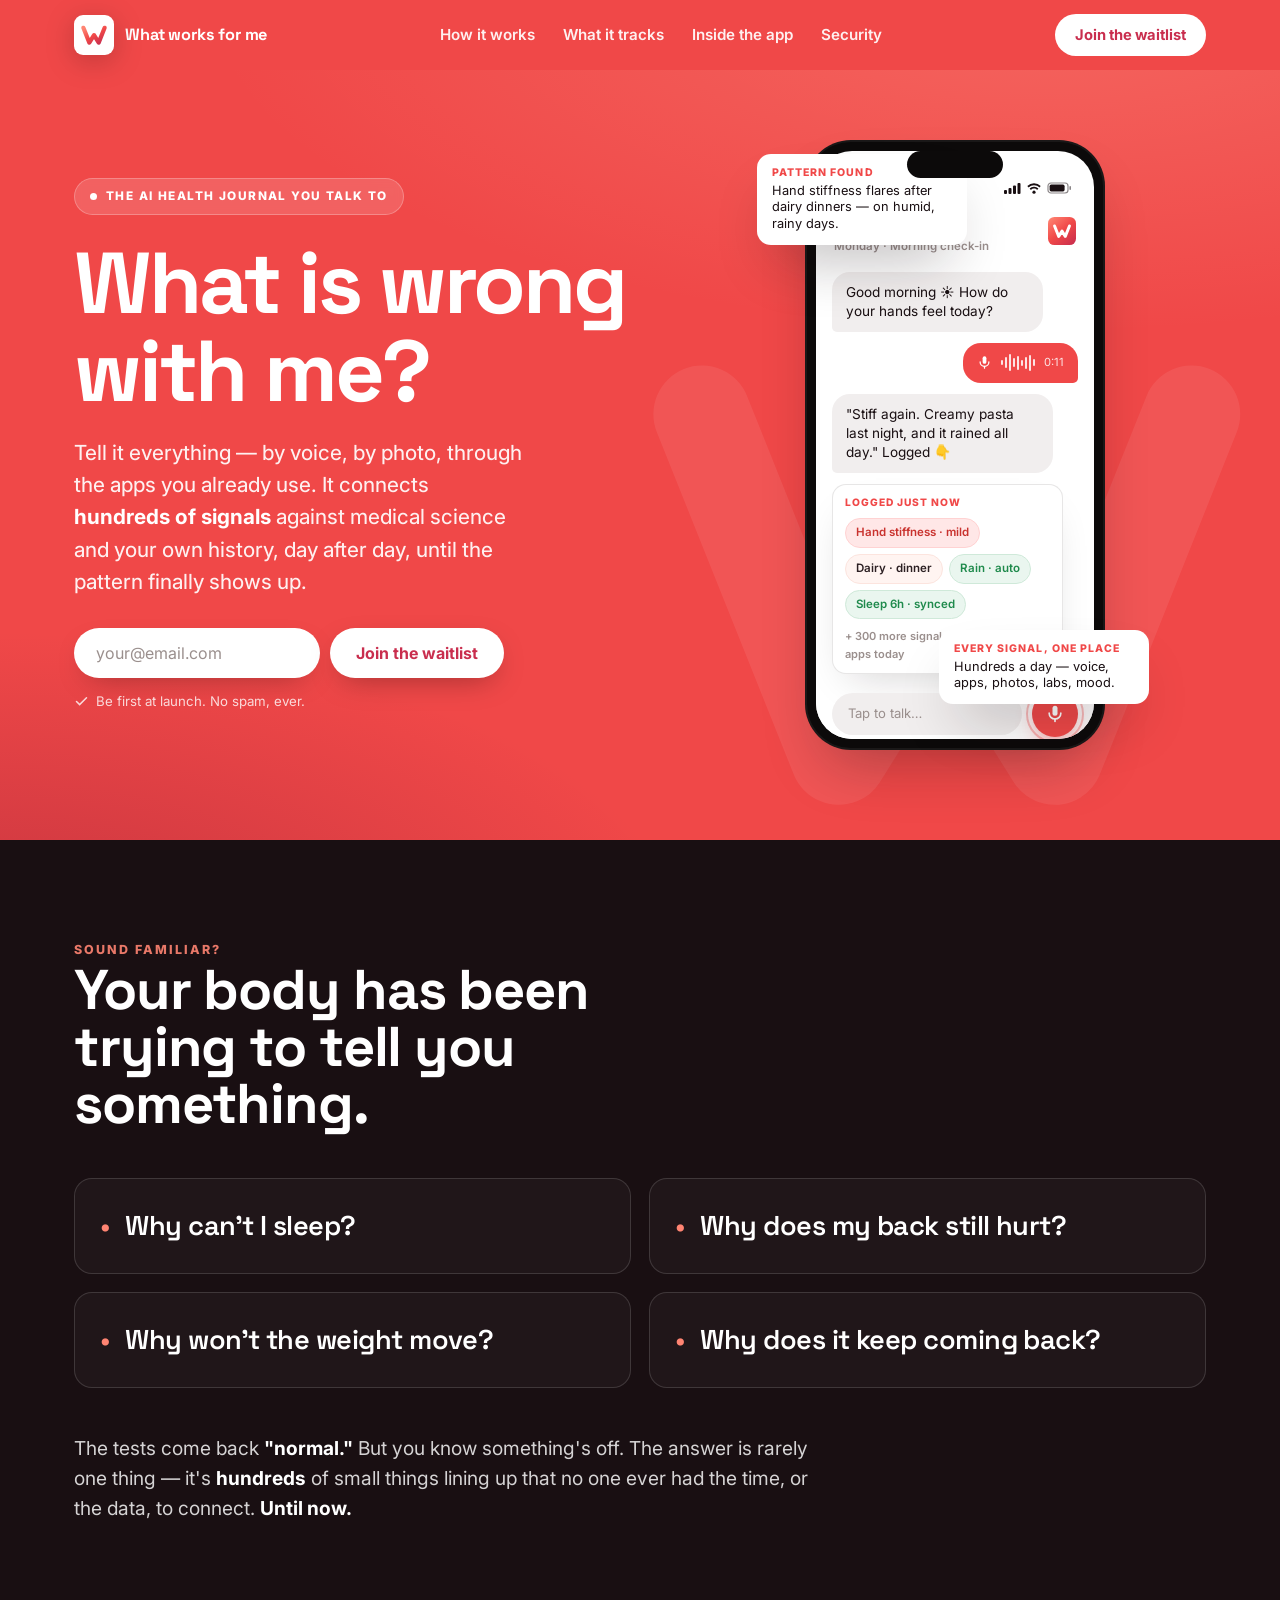
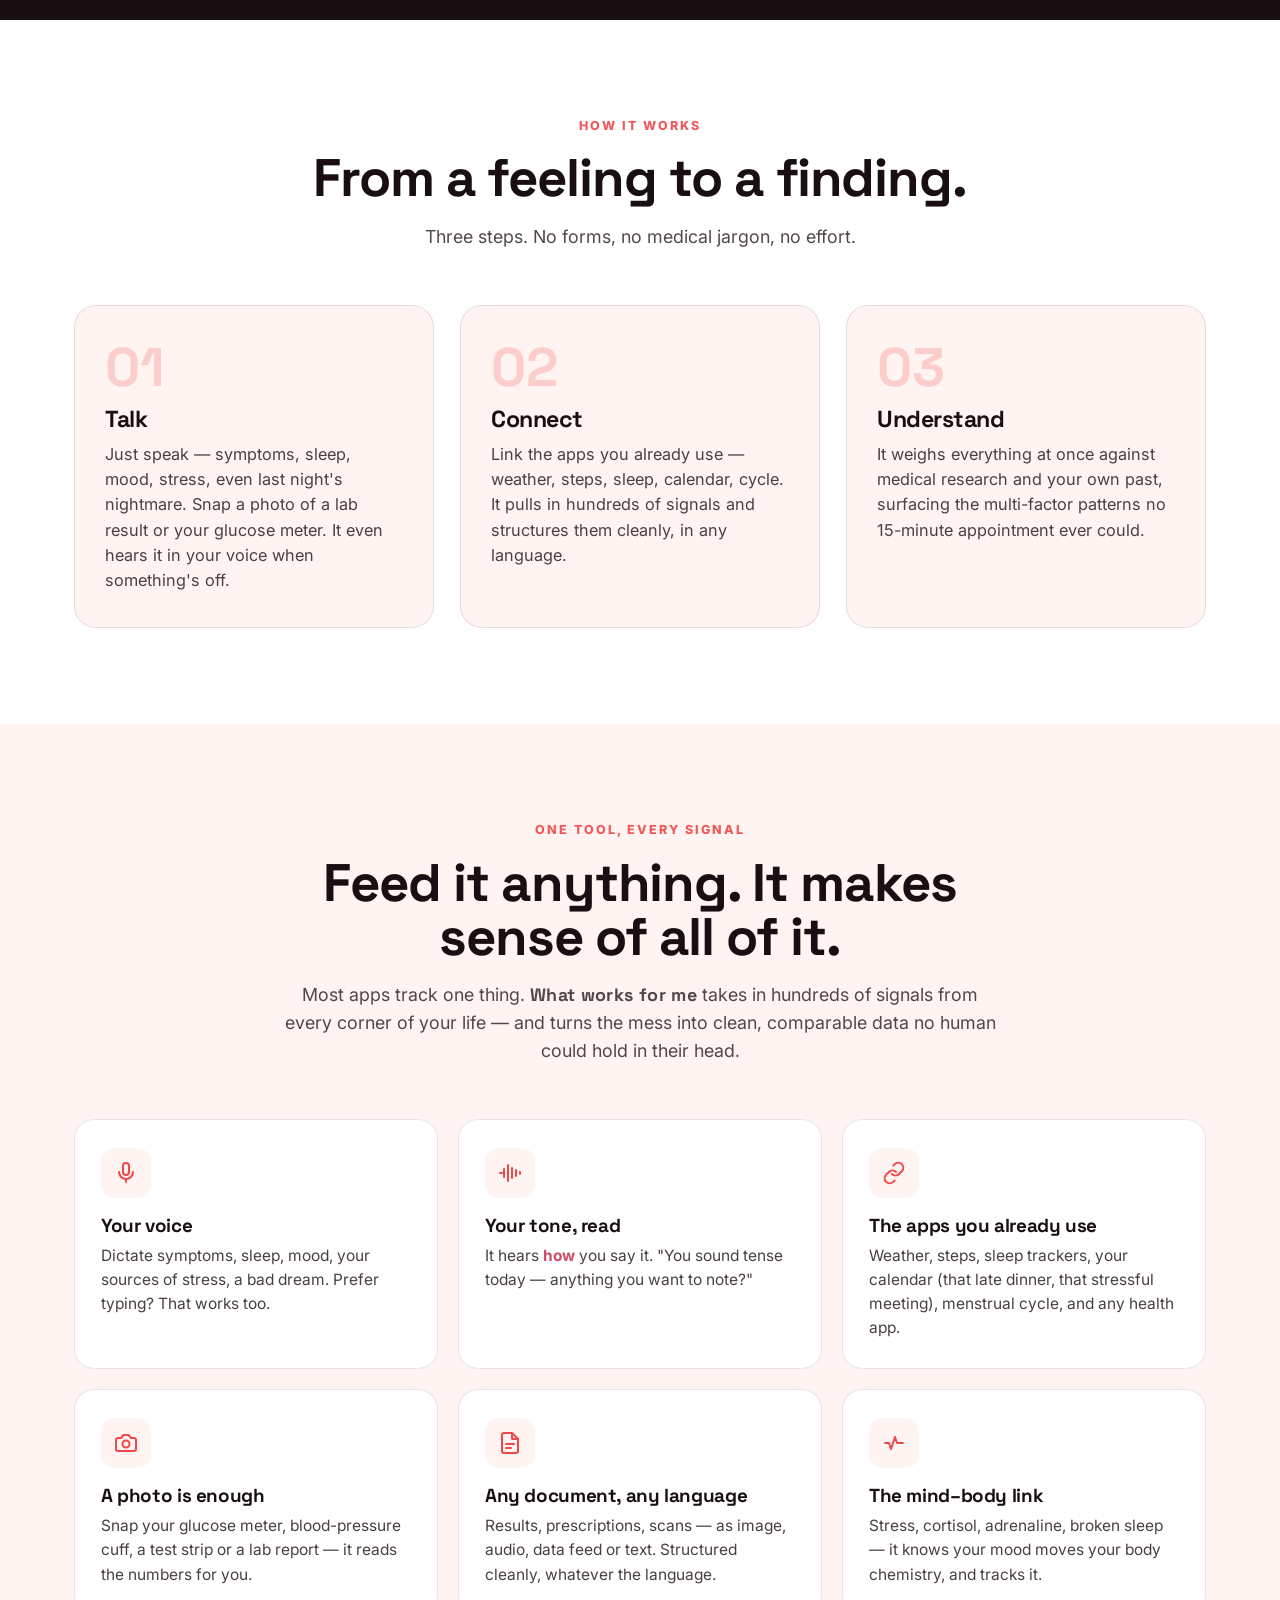
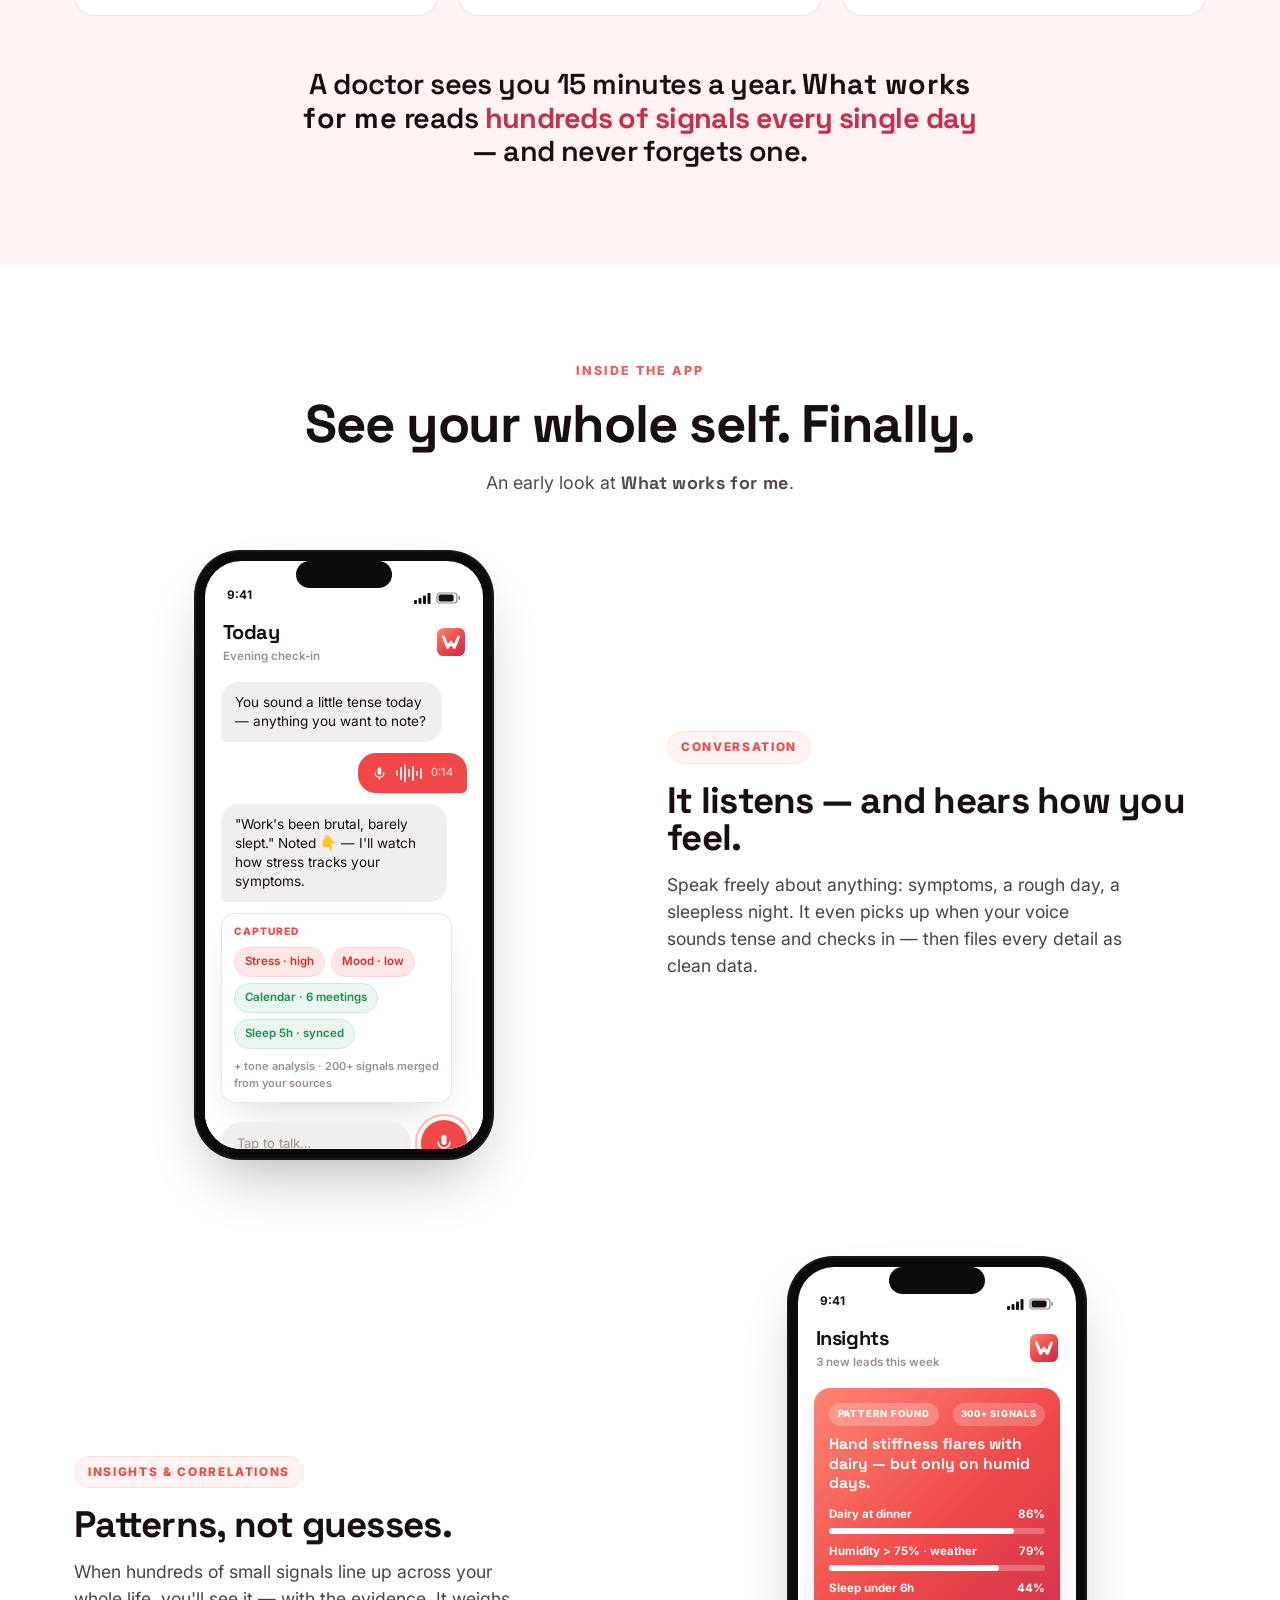
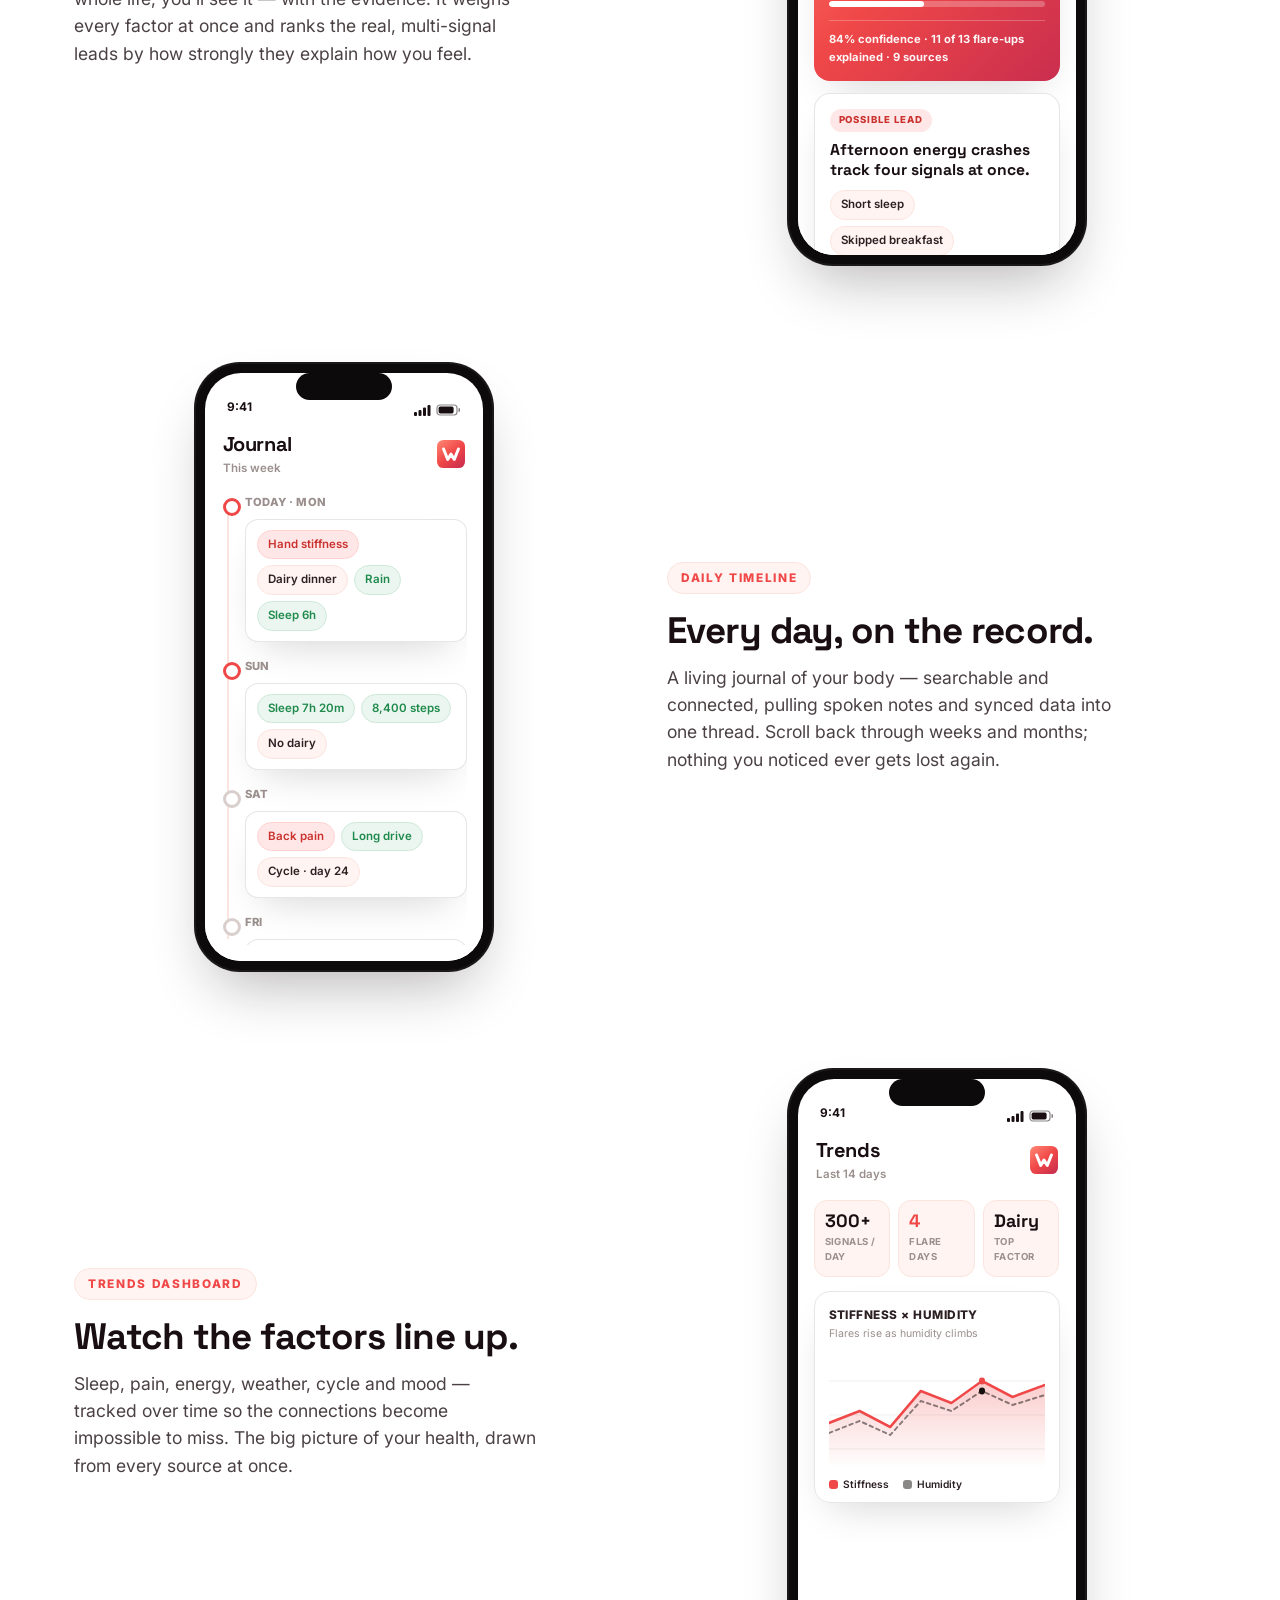
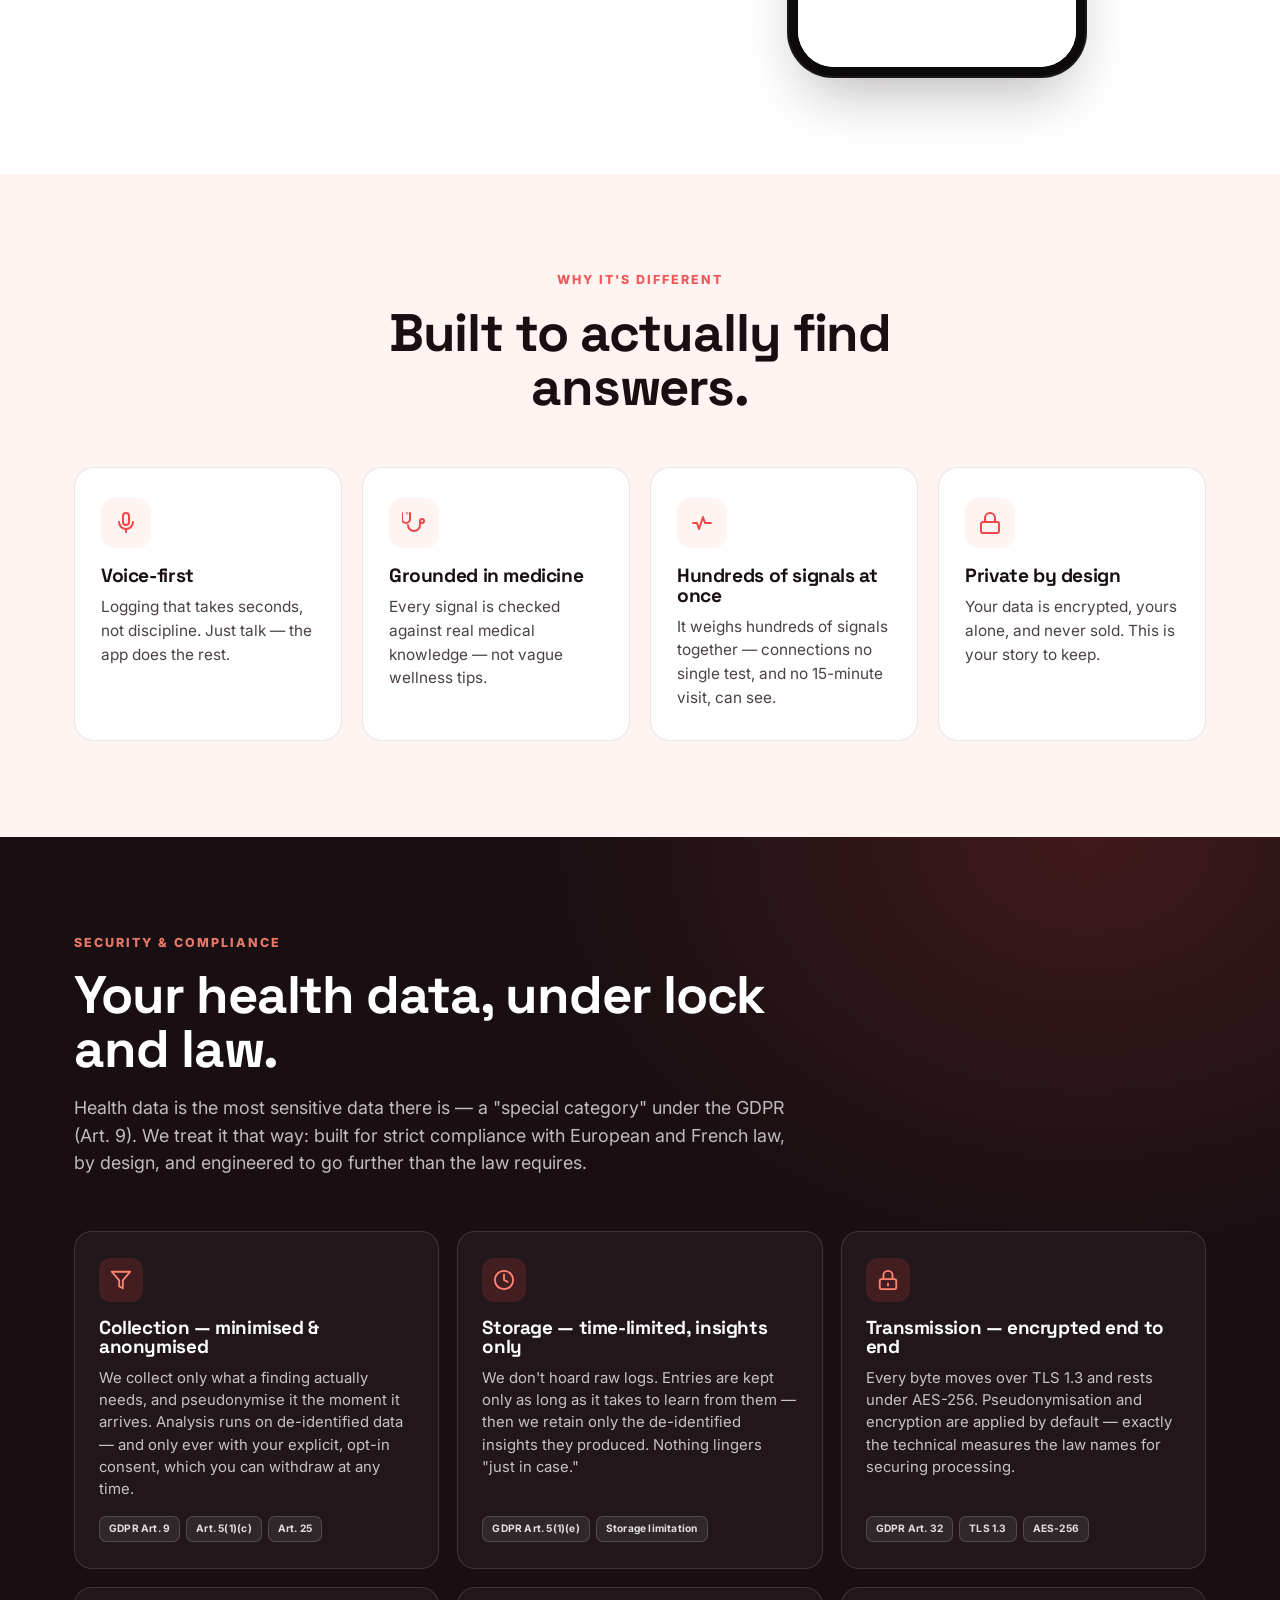
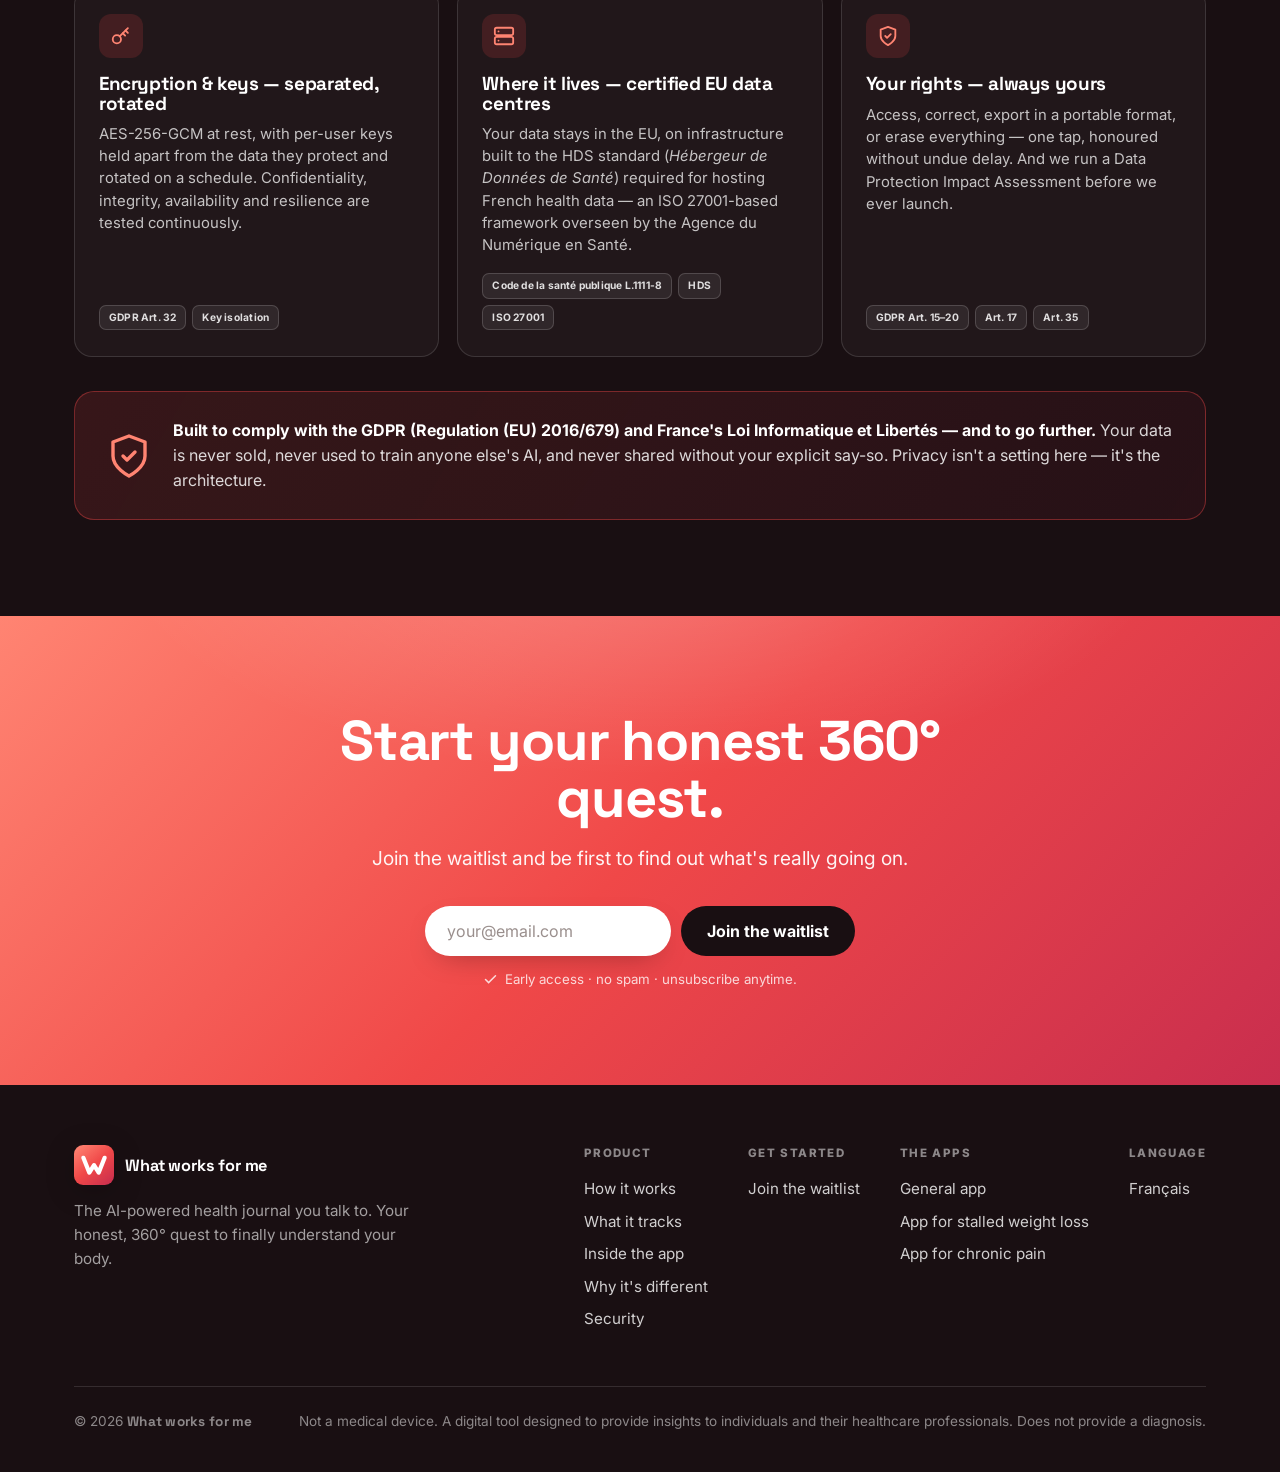
<file: V1/index.html>
<!DOCTYPE html>
<html lang="en">
<head>
<meta charset="UTF-8">
<meta name="viewport" content="width=device-width, initial-scale=1.0">
<title>What works for me — The AI health journal you talk to</title>
<meta name="description" content="What works for me is the AI health journal you talk to. By voice, by photo and through the apps you already use, it connects hundreds of signals — symptoms, sleep, weather, labs, mood — against medical science and your own history until the pattern shows up.">
<meta name="theme-color" content="#F04848">
<meta property="og:type" content="website">
<meta property="og:title" content="What works for me — The AI health journal you talk to">
<meta property="og:description" content="Tell it everything — voice, photos, lab results, connected apps. It connects hundreds of signals to find the multi-factor patterns traditional medicine missed. Private by design, GDPR-compliant.">
<meta property="og:url" content="https://w.shoette.com/V1/">
<!-- Favicons -->
<link rel="icon" href="/favicon.ico" sizes="32x32">
<link rel="icon" href="/favicon.svg" type="image/svg+xml">
<link rel="apple-touch-icon" href="/apple-touch-icon.png">
<link rel="manifest" href="/site.webmanifest">
<link rel="preconnect" href="https://fonts.googleapis.com">
<link rel="preconnect" href="https://fonts.gstatic.com" crossorigin>
<link href="https://fonts.googleapis.com/css2?family=Space+Grotesk:wght@500;600;700&family=Inter:wght@400;500;600;700;800;900&display=swap" rel="stylesheet">
<style>
  :root{
    --red:#F04848;
    --red-bright:#FF8472;
    --red-deep:#C92E4E;
    --red-700:#A8243F;
    --grad:linear-gradient(135deg,#FF8472 0%,#F04848 50%,#C92E4E 100%);
    --ink:#190F12;
    --ink-soft:#2C2023;
    --paper:#ffffff;
    --cream:#FFF4F1;
    --cream-2:#FCE4DE;
    --line:rgba(25,15,18,.10);
    --shadow:0 30px 60px -20px rgba(25,15,18,.32);
    --shadow-soft:0 18px 40px -18px rgba(25,15,18,.20);
    --maxw:1180px;
    --r:18px;
  }
  *{box-sizing:border-box;margin:0;padding:0}
  html{scroll-behavior:smooth;-webkit-text-size-adjust:100%}
  body{
    font-family:'Inter',system-ui,-apple-system,Segoe UI,Roboto,sans-serif;
    color:var(--ink);background:var(--paper);
    line-height:1.55;-webkit-font-smoothing:antialiased;text-rendering:optimizeLegibility;
    overflow-x:hidden;
  }
  h1,h2,h3,.display{font-family:'Space Grotesk','Inter',sans-serif;line-height:1.02;letter-spacing:-.02em;font-weight:700}
  /* brand wordmark: render the product name in the header typeface wherever it appears in body copy */
  .brandname{font-family:'Space Grotesk','Inter',sans-serif;font-weight:700;letter-spacing:.02em}
  a{color:inherit;text-decoration:none}
  img,svg{display:block}
  .wrap{width:100%;max-width:var(--maxw);margin:0 auto;padding:0 24px}
  .eyebrow{font-family:'Inter';font-weight:800;font-size:.78rem;letter-spacing:.16em;text-transform:uppercase;opacity:.9}

  /* logo mark */
  .logo{width:40px;height:40px;flex:0 0 auto;filter:drop-shadow(0 6px 14px rgba(0,0,0,.20))}
  .mini-w{width:28px;height:28px;flex:0 0 auto}

  /* buttons */
  .btn{display:inline-flex;align-items:center;justify-content:center;gap:.5em;
    font-family:'Inter';font-weight:700;font-size:1rem;border:none;cursor:pointer;
    padding:15px 26px;border-radius:999px;transition:transform .18s ease,box-shadow .18s ease,background .18s ease,color .18s ease;
    white-space:nowrap;text-align:center}
  .btn:active{transform:translateY(1px)}
  .btn--light{background:#fff;color:var(--red-deep);box-shadow:0 10px 30px -10px rgba(0,0,0,.35)}
  .btn--light:hover{transform:translateY(-2px);box-shadow:0 16px 36px -10px rgba(0,0,0,.45)}
  .btn--dark{background:var(--ink);color:#fff}
  .btn--dark:hover{transform:translateY(-2px);background:#000}
  .btn--red{background:var(--red);color:#fff;box-shadow:0 14px 30px -12px rgba(240,72,72,.7)}
  .btn--red:hover{transform:translateY(-2px);background:var(--red-deep)}

  /* nav */
  header.nav{position:sticky;top:0;z-index:50;background:var(--red);transition:box-shadow .25s ease}
  header.nav.scrolled{box-shadow:0 10px 30px -16px rgba(0,0,0,.5)}
  .nav__in{display:flex;align-items:center;justify-content:space-between;height:70px}
  .brand{display:flex;align-items:center;gap:11px;color:#fff;font-weight:800;font-family:'Space Grotesk'}
  .brand b{font-size:1.02rem;letter-spacing:-.01em}
  .nav__links{display:flex;align-items:center;gap:28px}
  .nav__links a{color:rgba(255,255,255,.92);font-weight:600;font-size:.95rem;transition:opacity .15s}
  .nav__links a:hover{opacity:.7}
  .nav__cta{background:#fff;color:var(--red-deep);padding:10px 20px;border-radius:999px;font-weight:700;font-size:.92rem;transition:transform .15s}
  .nav__cta:hover{transform:translateY(-1px)}

  /* hero */
  .hero{position:relative;background:var(--red);color:#fff;overflow:hidden;padding:70px 0 90px}
  .hero::before{content:"";position:absolute;inset:0;
    background:radial-gradient(120% 80% at 82% -10%,rgba(255,170,150,.30),transparent 55%),
               radial-gradient(90% 70% at 0% 115%,rgba(120,15,45,.34),transparent 60%)}
  .hero__w{position:absolute;right:-10%;bottom:-26%;width:72vw;height:72vw;opacity:.07;pointer-events:none;user-select:none}
  .hero__grid{position:relative;display:grid;grid-template-columns:1.08fr .92fr;gap:40px;align-items:center}
  .hero__eyebrow{display:inline-flex;align-items:center;gap:9px;background:rgba(255,255,255,.14);
    border:1px solid rgba(255,255,255,.25);padding:8px 15px;border-radius:999px;font-size:.74rem;
    font-weight:800;letter-spacing:.12em;text-transform:uppercase;margin-bottom:24px;backdrop-filter:blur(4px)}
  .hero__eyebrow .dot{width:7px;height:7px;border-radius:50%;background:#fff;animation:pulse 2s infinite}
  @keyframes pulse{0%,100%{opacity:1}50%{opacity:.3}}
  .hero h1{font-size:clamp(2.9rem,7vw,5.4rem);margin-bottom:22px;letter-spacing:-.035em}
  .hero h1 .q{display:block}
  .hero p.lede{font-size:clamp(1.05rem,1.7vw,1.3rem);max-width:35ch;color:rgba(255,255,255,.92);font-weight:450;margin-bottom:30px}
  .hero p.lede b{font-weight:700;color:#fff}

  .waitlist{display:flex;gap:10px;max-width:430px;flex-wrap:wrap}
  .waitlist input[type=email]{flex:1;min-width:200px;border:none;border-radius:999px;padding:15px 22px;
    font-family:'Inter';font-size:1rem;color:var(--ink);background:#fff;outline:none;box-shadow:0 10px 30px -14px rgba(0,0,0,.4)}
  .waitlist input::placeholder{color:#9a8f8d}
  .waitlist .btn{flex:0 0 auto}
  .form-note{margin-top:13px;font-size:.83rem;color:rgba(255,255,255,.8);display:flex;align-items:center;gap:7px}
  .form-success{display:none;align-items:center;gap:11px;background:rgba(255,255,255,.15);
    border:1px solid rgba(255,255,255,.3);padding:15px 20px;border-radius:16px;max-width:430px;font-weight:600}
  .form-success svg{flex:0 0 auto}
  .is-done .waitlist{display:none}
  .is-done .form-note{display:none}
  .is-done .form-success{display:flex}

  .hero__phone{justify-self:center;position:relative}
  .hero__badge{position:absolute;z-index:5;background:#fff;color:var(--ink);border-radius:14px;
    padding:12px 15px;box-shadow:var(--shadow);font-size:.8rem;line-height:1.3;max-width:210px}
  .hero__badge .k{font-weight:800;font-size:.66rem;letter-spacing:.1em;text-transform:uppercase;color:var(--red);display:block;margin-bottom:3px}
  .hero__badge.b1{top:14px;left:-48px}
  .hero__badge.b2{bottom:46px;right:-44px}

  /* section base */
  section{padding:96px 0}
  .sec-head{max-width:720px;margin-bottom:54px}
  .sec-head.center{margin-left:auto;margin-right:auto;text-align:center}
  .sec-head .eyebrow{color:var(--red);margin-bottom:16px;display:block}
  .sec-head h2{font-size:clamp(2rem,4.4vw,3.3rem);margin-bottom:18px}
  .sec-head p{font-size:1.12rem;color:var(--ink-soft);opacity:.82}

  /* problem */
  .problem{background:var(--ink);color:#fff}
  .problem .eyebrow{color:var(--red-bright)}
  .problem h2{font-size:clamp(2.1rem,4.6vw,3.5rem);max-width:16ch;margin-bottom:46px}
  .qgrid{display:grid;grid-template-columns:repeat(2,1fr);gap:18px;margin-bottom:46px}
  .qcard{border:1px solid rgba(255,255,255,.14);border-radius:var(--r);padding:26px;
    font-family:'Space Grotesk';font-weight:600;font-size:clamp(1.2rem,2.3vw,1.7rem);letter-spacing:-.02em;
    display:flex;align-items:center;gap:16px;background:rgba(255,255,255,.03);transition:border-color .2s,background .2s}
  .qcard:hover{border-color:var(--red);background:rgba(240,72,72,.08)}
  .qcard span{color:var(--red-bright);font-size:1.5em;line-height:0}
  .problem .punch{font-size:1.2rem;max-width:62ch;color:rgba(255,255,255,.82)}
  .problem .punch b{color:#fff}

  /* how it works */
  .steps{display:grid;grid-template-columns:repeat(3,1fr);gap:26px}
  .step{padding:34px 30px;border-radius:22px;background:var(--cream);border:1px solid var(--line);position:relative;overflow:hidden}
  .step:hover{box-shadow:var(--shadow-soft)}
  .step__n{font-family:'Space Grotesk';font-weight:700;font-size:3.4rem;color:var(--red);opacity:.22;line-height:1;margin-bottom:14px}
  .step h3{font-size:1.45rem;margin-bottom:10px}
  .step p{color:var(--ink-soft);opacity:.85;font-size:1.02rem}

  /* sources / inputs */
  #sources{background:var(--cream)}
  .sources-grid{display:grid;grid-template-columns:repeat(3,1fr);gap:20px}
  .source-card{padding:28px 26px;border-radius:20px;border:1px solid var(--line);background:#fff;transition:transform .2s,box-shadow .2s}
  .source-card:hover{transform:translateY(-4px);box-shadow:var(--shadow-soft)}
  .source-ic{width:50px;height:50px;border-radius:14px;background:var(--cream);color:var(--red);display:grid;place-items:center;margin-bottom:18px}
  .source-card h3{font-size:1.18rem;margin-bottom:9px}
  .source-card p{font-size:.97rem;color:var(--ink-soft);opacity:.86}
  .source-card em{font-style:normal;font-weight:700;color:var(--red-deep)}
  .sources-note{text-align:center;max-width:30ch;margin:52px auto 0;font-family:'Space Grotesk';font-weight:600;
    font-size:clamp(1.25rem,2.8vw,1.8rem);letter-spacing:-.02em;color:var(--ink);line-height:1.18;max-width:24em}
  .sources-note b{color:var(--red-deep)}

  /* showcase */
  .showcase{background:#fff}
  .feature-row{display:grid;grid-template-columns:1fr 1fr;gap:54px;align-items:center;margin-bottom:96px}
  .feature-row:last-child{margin-bottom:0}
  .feature-row:nth-child(even) .feature-row__media{order:-1}
  .feature-row__copy .tag{display:inline-block;font-weight:800;font-size:.74rem;letter-spacing:.14em;
    text-transform:uppercase;color:var(--red);background:var(--cream);border:1px solid var(--cream-2);padding:6px 13px;border-radius:999px;margin-bottom:18px}
  .feature-row__copy h3{font-size:clamp(1.6rem,3.2vw,2.3rem);margin-bottom:14px}
  .feature-row__copy p{font-size:1.1rem;color:var(--ink-soft);opacity:.85;max-width:42ch}
  .feature-row__media{display:flex;justify-content:center}

  /* phone */
  .phone{width:300px;height:610px;background:#0c0a0a;border-radius:46px;padding:11px;
    box-shadow:var(--shadow),inset 0 0 0 2px rgba(255,255,255,.06);position:relative;flex:0 0 auto}
  .phone__screen{position:relative;width:100%;height:100%;background:#fff;border-radius:36px;overflow:hidden;display:flex;flex-direction:column}
  .island{position:absolute;top:11px;left:50%;transform:translateX(-50%);width:96px;height:27px;background:#0c0a0a;border-radius:999px;z-index:20}
  .statusbar{height:50px;flex:0 0 auto;display:flex;align-items:flex-end;justify-content:space-between;
    padding:0 22px 7px;font-size:.74rem;font-weight:700;color:var(--ink);font-family:'Inter'}
  .statusbar .icons{display:flex;align-items:center;gap:5px}
  .float{animation:float 6s ease-in-out infinite}
  @keyframes float{0%,100%{transform:translateY(0)}50%{transform:translateY(-12px)}}

  .app{flex:1;display:flex;flex-direction:column;min-height:0;background:#fff}
  .app__top{padding:6px 18px 12px;display:flex;align-items:center;justify-content:space-between;flex:0 0 auto}
  .app__top .ttl{font-family:'Space Grotesk';font-weight:700;font-size:1.25rem;letter-spacing:-.02em}
  .app__top .sub{font-size:.72rem;color:#9a8f8d;font-weight:600}
  .app__body{flex:1;min-height:0;overflow:hidden;padding:4px 16px 16px}

  /* chat */
  .chat{display:flex;flex-direction:column;gap:11px;height:100%}
  .bubble{max-width:86%;padding:11px 14px;border-radius:18px;font-size:.85rem;line-height:1.4}
  .bubble.bot{background:#F1EEEE;color:var(--ink);border-bottom-left-radius:5px;align-self:flex-start}
  .bubble.me{background:var(--red);color:#fff;border-bottom-right-radius:5px;align-self:flex-end}
  .bubble.me.voice{display:flex;align-items:center;gap:9px}
  .wave{display:flex;align-items:center;gap:2px;height:18px}
  .wave i{width:2px;background:rgba(255,255,255,.85);border-radius:2px;display:block}
  .logged{background:#fff;border:1px solid var(--line);border-radius:14px;padding:10px 12px;align-self:flex-start;max-width:94%;box-shadow:var(--shadow-soft)}
  .logged .lh{font-size:.64rem;font-weight:800;letter-spacing:.1em;text-transform:uppercase;color:var(--red);margin-bottom:7px}
  .chips{display:flex;flex-wrap:wrap;gap:6px}
  .chip{font-size:.72rem;font-weight:600;padding:5px 10px;border-radius:999px;background:var(--cream);color:var(--ink-soft);border:1px solid var(--cream-2)}
  .chip.alert{background:#FFE7E7;color:#C9322E;border-color:#ffd2d2}
  .chip.sync{background:#EAF6EF;color:#1f8a4c;border-color:#cfe9d9}
  .logged-more{margin-top:9px;font-size:.69rem;font-weight:600;color:#9a8f8d}
  .composer{margin-top:auto;display:flex;align-items:center;gap:10px;padding-top:6px}
  .composer .pill{flex:1;height:42px;border-radius:999px;background:#F1EEEE;display:flex;align-items:center;padding:0 16px;color:#9a8f8d;font-size:.82rem}
  .mic{width:46px;height:46px;border-radius:50%;background:var(--red);display:grid;place-items:center;flex:0 0 auto;box-shadow:0 10px 22px -8px rgba(240,72,72,.8);position:relative}
  .mic::after{content:"";position:absolute;inset:-6px;border-radius:50%;border:2px solid rgba(240,72,72,.35);animation:ring 2s infinite}
  @keyframes ring{0%{transform:scale(.8);opacity:.9}100%{transform:scale(1.4);opacity:0}}

  /* insights */
  .insight-card{border-radius:16px;padding:15px;margin-bottom:12px;border:1px solid var(--line);background:#fff;box-shadow:var(--shadow-soft)}
  .insight-card.hero-find{background:var(--grad);color:#fff;border:none}
  .ic-top{display:flex;align-items:center;gap:8px;margin-bottom:9px}
  .ic-badge{font-size:.6rem;font-weight:800;letter-spacing:.1em;text-transform:uppercase;padding:4px 9px;border-radius:999px;background:rgba(255,255,255,.24);color:#fff}
  .insight-card.lead .ic-badge{background:#FFE7E7;color:#C9322E}
  .ic-scan{margin-left:auto;font-size:.58rem;font-weight:800;letter-spacing:.08em;text-transform:uppercase;background:rgba(255,255,255,.2);color:#fff;padding:4px 8px;border-radius:999px}
  .ic-title{font-family:'Space Grotesk';font-weight:700;font-size:.98rem;line-height:1.25}
  .insight-card.lead .ic-title{color:var(--ink)}
  .factors{margin-top:12px;display:flex;flex-direction:column;gap:9px}
  .factor .frow{display:flex;justify-content:space-between;font-size:.72rem;font-weight:700;margin-bottom:4px;color:#fff}
  .factor .fbar{height:6px;border-radius:999px;background:rgba(255,255,255,.25);overflow:hidden}
  .factor .fbar i{display:block;height:100%;background:#fff;border-radius:999px}
  .ic-foot{margin-top:13px;font-size:.7rem;font-weight:700;color:rgba(255,255,255,.95);border-top:1px solid rgba(255,255,255,.25);padding-top:10px}
  .corr{margin-top:11px}
  .corr .bar{height:7px;border-radius:999px;background:#F1EEEE;overflow:hidden}
  .corr .bar i{display:block;height:100%;border-radius:999px;background:var(--red)}
  .corr .lbl{display:flex;justify-content:space-between;font-size:.66rem;font-weight:700;color:var(--ink-soft);margin-top:6px}

  /* timeline */
  .tl{position:relative;padding-left:24px;height:100%;overflow:hidden}
  .tl::before{content:"";position:absolute;left:6px;top:6px;bottom:6px;width:2px;background:var(--cream-2)}
  .tl-day{position:relative;margin-bottom:16px}
  .tl-day::before{content:"";position:absolute;left:-22px;top:4px;width:12px;height:12px;border-radius:50%;background:#fff;border:3px solid var(--red)}
  .tl-day.muted::before{border-color:#d8cfcd}
  .tl-date{font-size:.7rem;font-weight:800;letter-spacing:.04em;color:#9a8f8d;text-transform:uppercase;margin-bottom:7px}
  .tl-card{border:1px solid var(--line);border-radius:13px;padding:10px 11px;background:#fff;box-shadow:var(--shadow-soft)}

  /* dashboard */
  .metrics{display:grid;grid-template-columns:repeat(3,1fr);gap:8px;margin-bottom:14px}
  .metric{background:var(--cream);border:1px solid var(--cream-2);border-radius:13px;padding:11px 10px}
  .metric .v{font-family:'Space Grotesk';font-weight:700;font-size:1.12rem;line-height:1}
  .metric .l{font-size:.6rem;font-weight:700;color:#9a8f8d;text-transform:uppercase;letter-spacing:.05em;margin-top:5px}
  .metric .v small{font-size:.6rem;font-weight:700}
  .up{color:#1f9d55}.down{color:var(--red)}
  .chart-card{border:1px solid var(--line);border-radius:16px;padding:14px 14px 10px;box-shadow:var(--shadow-soft)}
  .chart-card .ct{font-size:.74rem;font-weight:800;letter-spacing:.04em;text-transform:uppercase;color:var(--ink-soft);margin-bottom:2px}
  .chart-card .cs{font-size:.66rem;color:#9a8f8d;margin-bottom:8px}
  .legend{display:flex;gap:14px;margin-top:8px;font-size:.64rem;font-weight:600;color:var(--ink-soft)}
  .legend i{width:9px;height:9px;border-radius:3px;display:inline-block;margin-right:5px;vertical-align:middle}

  /* why grid */
  #why{background:var(--cream)}
  .why-grid{display:grid;grid-template-columns:repeat(4,1fr);gap:20px}
  .why-card{padding:30px 26px;border-radius:20px;border:1px solid var(--line);background:#fff;transition:transform .2s,box-shadow .2s}
  .why-card:hover{transform:translateY(-4px);box-shadow:var(--shadow-soft)}
  .why-ic{width:50px;height:50px;border-radius:14px;background:var(--cream);color:var(--red);display:grid;place-items:center;margin-bottom:18px}
  .why-card h3{font-size:1.2rem;margin-bottom:9px}
  .why-card p{font-size:.96rem;color:var(--ink-soft);opacity:.85}

  /* security & compliance */
  .security{background:var(--ink);color:#fff;position:relative;overflow:hidden}
  .security::before{content:"";position:absolute;inset:0;background:radial-gradient(70% 50% at 85% 0%,rgba(240,72,72,.18),transparent 60%);pointer-events:none}
  .security .wrap{position:relative}
  .security .eyebrow{color:var(--red-bright)}
  .security .sec-head h2{color:#fff}
  .security .sec-head p{color:rgba(255,255,255,.72);opacity:1}
  .law-grid{display:grid;grid-template-columns:repeat(3,1fr);gap:18px}
  .law-card{border:1px solid rgba(255,255,255,.13);border-radius:18px;padding:26px 24px;background:rgba(255,255,255,.035);
    display:flex;flex-direction:column;transition:border-color .2s,background .2s}
  .law-card:hover{border-color:rgba(240,72,72,.6);background:rgba(240,72,72,.06)}
  .law-ic{width:44px;height:44px;border-radius:12px;background:rgba(240,72,72,.16);color:var(--red-bright);display:grid;place-items:center;margin-bottom:16px}
  .law-card h3{font-size:1.18rem;margin-bottom:10px}
  .law-card p{font-size:.93rem;line-height:1.5;color:rgba(255,255,255,.74);flex:1}
  .law-refs{display:flex;flex-wrap:wrap;gap:6px;margin-top:16px}
  .ref{font-family:'Inter';font-size:.64rem;font-weight:700;letter-spacing:.02em;color:rgba(255,255,255,.85);
    background:rgba(255,255,255,.07);border:1px solid rgba(255,255,255,.16);padding:4px 9px;border-radius:7px}
  .compliance-banner{margin-top:34px;display:flex;align-items:center;gap:20px;
    border:1px solid rgba(240,72,72,.4);background:linear-gradient(120deg,rgba(240,72,72,.14),rgba(201,46,78,.08));
    border-radius:20px;padding:26px 30px}
  .compliance-banner .shield{flex:0 0 auto;width:48px;height:48px;color:var(--red-bright)}
  .compliance-banner p{font-size:1rem;line-height:1.55;color:rgba(255,255,255,.84)}
  .compliance-banner p b{color:#fff}

  /* final cta */
  .cta{background:var(--grad);color:#fff;text-align:center;position:relative;overflow:hidden}
  .cta::before{content:"";position:absolute;inset:0;background:radial-gradient(70% 90% at 50% -20%,rgba(255,255,255,.22),transparent 60%)}
  .cta__in{position:relative;max-width:680px;margin:0 auto}
  .cta h2{font-size:clamp(2.1rem,4.8vw,3.5rem);margin-bottom:18px}
  .cta p{font-size:1.2rem;color:rgba(255,255,255,.94);margin-bottom:32px}
  .cta .waitlist,.cta .form-success{margin:0 auto}
  .cta .form-note{justify-content:center}

  /* footer */
  footer{background:var(--ink);color:#fff;padding:60px 0 40px}
  .foot{display:flex;justify-content:space-between;align-items:flex-start;gap:30px;flex-wrap:wrap}
  .foot .brand{margin-bottom:14px}
  .foot p{color:rgba(255,255,255,.6);max-width:34ch;font-size:.95rem}
  .foot__links{display:flex;gap:40px;flex-wrap:wrap}
  .foot__col h4{font-size:.72rem;letter-spacing:.12em;text-transform:uppercase;color:rgba(255,255,255,.5);margin-bottom:14px;font-family:'Inter';font-weight:800}
  .foot__col a{display:block;color:rgba(255,255,255,.8);font-size:.95rem;margin-bottom:9px;transition:color .15s}
  .foot__col a:hover{color:#fff}
  .foot__bottom{margin-top:46px;padding-top:24px;border-top:1px solid rgba(255,255,255,.12);
    display:flex;justify-content:space-between;gap:14px;flex-wrap:wrap;color:rgba(255,255,255,.5);font-size:.85rem}

  /* reveal */
  .js .reveal{opacity:0;transform:translateY(26px);transition:opacity .7s cubic-bezier(.2,.7,.2,1),transform .7s cubic-bezier(.2,.7,.2,1)}
  .js .reveal.in{opacity:1;transform:none}

  /* responsive */
  @media(max-width:900px){
    .hero__grid{grid-template-columns:1fr;gap:50px}
    .hero{padding:46px 0 70px}
    .hero p.lede{max-width:46ch}
    .hero__badge{display:none}
    .nav__links{display:none}
    .feature-row{grid-template-columns:1fr;gap:34px}
    .feature-row:nth-child(even) .feature-row__media{order:0}
    .feature-row__copy{text-align:center}
    .feature-row__copy p{margin-left:auto;margin-right:auto}
    .steps{grid-template-columns:1fr}
    .sources-grid{grid-template-columns:repeat(2,1fr)}
    .why-grid{grid-template-columns:repeat(2,1fr)}
    .law-grid{grid-template-columns:repeat(2,1fr)}
    .qgrid{grid-template-columns:1fr}
    .compliance-banner{flex-direction:column;text-align:center;align-items:center}
    section{padding:72px 0}
  }
  @media(max-width:540px){
    .sources-grid{grid-template-columns:1fr}
    .why-grid{grid-template-columns:1fr}
    .law-grid{grid-template-columns:1fr}
    .waitlist{flex-direction:column}
    .waitlist .btn{width:100%}
    .foot{flex-direction:column}
    .phone{width:270px;height:550px}
  }
  @media(prefers-reduced-motion:reduce){
    *{animation:none!important}
    html{scroll-behavior:auto}
    .js .reveal{opacity:1;transform:none}
  }
</style>
</head>
<body>

<!-- reusable logo marks -->
<svg width="0" height="0" style="position:absolute" aria-hidden="true" focusable="false">
  <defs>
    <linearGradient id="wgrad" x1="0.08" y1="0" x2="0.92" y2="1">
      <stop offset="0" stop-color="#FF8472"/>
      <stop offset="0.5" stop-color="#F04848"/>
      <stop offset="1" stop-color="#C92E4E"/>
    </linearGradient>
    <symbol id="wmark" viewBox="0 0 512 512">
      <rect width="512" height="512" rx="116" fill="url(#wgrad)"/>
      <path d="M120 164 L196 354 L256 258 L316 354 L392 164" fill="none" stroke="#fff" stroke-width="54" stroke-linecap="round" stroke-linejoin="round"/>
    </symbol>
    <symbol id="wmarkRed" viewBox="0 0 512 512">
      <rect width="512" height="512" rx="116" fill="#fff"/>
      <path d="M120 164 L196 354 L256 258 L316 354 L392 164" fill="none" stroke="url(#wgrad)" stroke-width="54" stroke-linecap="round" stroke-linejoin="round"/>
    </symbol>
  </defs>
</svg>

<!-- NAV -->
<header class="nav" id="top">
  <div class="wrap nav__in">
    <a class="brand" href="#top">
      <svg class="logo" aria-hidden="true"><use href="#wmarkRed"/></svg>
      <b>What works for me</b>
    </a>
    <nav class="nav__links">
      <a href="#how">How it works</a>
      <a href="#sources">What it tracks</a>
      <a href="#app">Inside the app</a>
      <a href="#security">Security</a>
    </nav>
    <a href="#waitlist" class="nav__cta">Join the waitlist</a>
  </div>
</header>

<!-- HERO -->
<section class="hero">
  <svg class="hero__w" viewBox="0 0 512 512" aria-hidden="true"><path d="M120 164 L196 354 L256 258 L316 354 L392 164" fill="none" stroke="#fff" stroke-width="54" stroke-linecap="round" stroke-linejoin="round"/></svg>
  <div class="wrap hero__grid">
    <div class="hero__copy">
      <span class="hero__eyebrow"><span class="dot"></span> The AI health journal you talk to</span>
      <h1><span class="q">What is wrong</span><span class="q">with me?</span></h1>
      <p class="lede">Tell it everything — by voice, by photo, through the apps you already use. It connects <b>hundreds of signals</b> against medical science and your own history, day after day, until the pattern finally shows up.</p>

      <form class="waitlist" id="form-hero" novalidate>
        <input type="email" name="email" placeholder="your@email.com" aria-label="Email address" required>
        <input type="text" name="website" tabindex="-1" autocomplete="off" aria-hidden="true" style="position:absolute;left:-9999px;width:1px;height:1px;opacity:0">
        <button class="btn btn--light" type="submit">Join the waitlist</button>
      </form>
      <div class="form-note">
        <svg width="15" height="15" viewBox="0 0 24 24" fill="none" stroke="currentColor" stroke-width="2.4" stroke-linecap="round"><path d="M20 6 9 17l-5-5"/></svg>
        Be first at launch. No spam, ever.
      </div>
      <div class="form-success">
        <svg width="22" height="22" viewBox="0 0 24 24" fill="none" stroke="currentColor" stroke-width="2.4" stroke-linecap="round" stroke-linejoin="round"><circle cx="12" cy="12" r="10"/><path d="m8 12 3 3 5-6"/></svg>
        You're on the list. We'll be in touch.
      </div>
    </div>

    <div class="hero__phone">
      <div class="hero__badge b1"><span class="k">Pattern found</span>Hand stiffness flares after dairy dinners — on humid, rainy days.</div>
      <div class="hero__badge b2"><span class="k">Every signal, one place</span>Hundreds a day — voice, apps, photos, labs, mood.</div>
      <!-- phone: chat -->
      <div class="phone float">
        <div class="island"></div>
        <div class="phone__screen">
          <div class="statusbar">
            <span>9:41</span>
            <span class="icons">
              <svg width="17" height="11" viewBox="0 0 17 11" fill="currentColor"><rect x="0" y="7" width="3" height="4" rx="1"/><rect x="4.5" y="5" width="3" height="6" rx="1"/><rect x="9" y="2.5" width="3" height="8.5" rx="1"/><rect x="13.5" y="0" width="3" height="11" rx="1"/></svg>
              <svg width="16" height="11" viewBox="0 0 16 11" fill="currentColor"><path d="M8 2.2c2.1 0 4 .8 5.4 2.2l1.3-1.3A9.4 9.4 0 0 0 8 .3 9.4 9.4 0 0 0 1.3 3.1l1.3 1.3A7.6 7.6 0 0 1 8 2.2Z"/><path d="M8 5.6c1.2 0 2.3.5 3.1 1.3l1.3-1.3A6 6 0 0 0 8 3.8a6 6 0 0 0-4.4 1.8l1.3 1.3A4.4 4.4 0 0 1 8 5.6Z"/><circle cx="8" cy="9.2" r="1.6"/></svg>
              <svg width="25" height="12" viewBox="0 0 25 12" fill="none"><rect x="1" y="1" width="20" height="10" rx="3" stroke="currentColor" stroke-width="1.2" opacity=".5"/><rect x="2.6" y="2.6" width="15" height="6.8" rx="1.6" fill="currentColor"/><rect x="22.4" y="4" width="1.6" height="4" rx="1" fill="currentColor" opacity=".5"/></svg>
            </span>
          </div>
          <div class="app">
            <div class="app__top">
              <div>
                <div class="ttl">Today</div>
                <div class="sub">Monday · Morning check-in</div>
              </div>
              <svg class="mini-w" aria-hidden="true"><use href="#wmark"/></svg>
            </div>
            <div class="app__body chat">
              <div class="bubble bot">Good morning ☀️ How do your hands feel today?</div>
              <div class="bubble me voice">
                <svg width="15" height="15" viewBox="0 0 24 24" fill="#fff"><path d="M12 14a3 3 0 0 0 3-3V5a3 3 0 0 0-6 0v6a3 3 0 0 0 3 3Z"/><path d="M5 11a7 7 0 0 0 14 0" stroke="#fff" stroke-width="2" fill="none" stroke-linecap="round"/><path d="M12 18v3" stroke="#fff" stroke-width="2" stroke-linecap="round"/></svg>
                <span class="wave">
                  <i style="height:5px"></i><i style="height:11px"></i><i style="height:17px"></i><i style="height:9px"></i><i style="height:14px"></i><i style="height:6px"></i><i style="height:12px"></i><i style="height:16px"></i><i style="height:7px"></i>
                </span>
                <span style="font-size:.7rem;opacity:.85">0:11</span>
              </div>
              <div class="bubble bot" style="max-width:90%">"Stiff again. Creamy pasta last night, and it rained all day." Logged 👇</div>
              <div class="logged">
                <div class="lh">Logged just now</div>
                <div class="chips">
                  <span class="chip alert">Hand stiffness · mild</span>
                  <span class="chip">Dairy · dinner</span>
                  <span class="chip sync">Rain · auto</span>
                  <span class="chip sync">Sleep 6h · synced</span>
                </div>
                <div class="logged-more">+ 300 more signals synced from your apps today</div>
              </div>
              <div class="composer">
                <span class="pill">Tap to talk…</span>
                <span class="mic">
                  <svg width="20" height="20" viewBox="0 0 24 24" fill="#fff"><path d="M12 14a3 3 0 0 0 3-3V5a3 3 0 0 0-6 0v6a3 3 0 0 0 3 3Z"/><path d="M5 11a7 7 0 0 0 14 0" stroke="#fff" stroke-width="2" fill="none" stroke-linecap="round"/><path d="M12 18v3" stroke="#fff" stroke-width="2" stroke-linecap="round"/></svg>
                </span>
              </div>
            </div>
          </div>
        </div>
      </div>
    </div>
  </div>
</section>

<!-- PROBLEM -->
<section class="problem" id="problem">
  <div class="wrap">
    <div class="reveal">
      <span class="eyebrow">Sound familiar?</span>
      <h2>Your body has been trying to tell you something.</h2>
    </div>
    <div class="qgrid reveal">
      <div class="qcard"><span>·</span>Why can't I sleep?</div>
      <div class="qcard"><span>·</span>Why does my back still hurt?</div>
      <div class="qcard"><span>·</span>Why won't the weight move?</div>
      <div class="qcard"><span>·</span>Why does it keep coming back?</div>
    </div>
    <p class="punch reveal">The tests come back <b>"normal."</b> But you know something's off. The answer is rarely one thing — it's <b>hundreds</b> of small things lining up that no one ever had the time, or the data, to connect. <b>Until now.</b></p>
  </div>
</section>

<!-- HOW IT WORKS -->
<section id="how">
  <div class="wrap">
    <div class="sec-head center reveal">
      <span class="eyebrow">How it works</span>
      <h2>From a feeling to a finding.</h2>
      <p>Three steps. No forms, no medical jargon, no effort.</p>
    </div>
    <div class="steps">
      <div class="step reveal">
        <div class="step__n">01</div>
        <h3>Talk</h3>
        <p>Just speak — symptoms, sleep, mood, stress, even last night's nightmare. Snap a photo of a lab result or your glucose meter. It even hears it in your voice when something's off.</p>
      </div>
      <div class="step reveal">
        <div class="step__n">02</div>
        <h3>Connect</h3>
        <p>Link the apps you already use — weather, steps, sleep, calendar, cycle. It pulls in hundreds of signals and structures them cleanly, in any language.</p>
      </div>
      <div class="step reveal">
        <div class="step__n">03</div>
        <h3>Understand</h3>
        <p>It weighs everything at once against medical research and your own past, surfacing the multi-factor patterns no 15-minute appointment ever could.</p>
      </div>
    </div>
  </div>
</section>

<!-- SOURCES / FEED IT ANYTHING -->
<section id="sources">
  <div class="wrap">
    <div class="sec-head center reveal">
      <span class="eyebrow">One tool, every signal</span>
      <h2>Feed it anything. It makes sense of all of it.</h2>
      <p>Most apps track one thing. <span class="brandname">What works for me</span> takes in hundreds of signals from every corner of your life — and turns the mess into clean, comparable data no human could hold in their head.</p>
    </div>
    <div class="sources-grid">
      <div class="source-card reveal">
        <div class="source-ic"><svg width="24" height="24" viewBox="0 0 24 24" fill="none" stroke="currentColor" stroke-width="2" stroke-linecap="round" stroke-linejoin="round"><path d="M12 14a3 3 0 0 0 3-3V5a3 3 0 0 0-6 0v6a3 3 0 0 0 3 3Z"/><path d="M19 11a7 7 0 0 1-14 0"/><path d="M12 18v3"/></svg></div>
        <h3>Your voice</h3>
        <p>Dictate symptoms, sleep, mood, your sources of stress, a bad dream. Prefer typing? That works too.</p>
      </div>
      <div class="source-card reveal">
        <div class="source-ic"><svg width="24" height="24" viewBox="0 0 24 24" fill="none" stroke="currentColor" stroke-width="2" stroke-linecap="round" stroke-linejoin="round"><path d="M2 12h2"/><path d="M6 8v8"/><path d="M10 4v16"/><path d="M14 7v10"/><path d="M18 9v6"/><path d="M22 11v2"/></svg></div>
        <h3>Your tone, read</h3>
        <p>It hears <em>how</em> you say it. "You sound tense today — anything you want to note?"</p>
      </div>
      <div class="source-card reveal">
        <div class="source-ic"><svg width="24" height="24" viewBox="0 0 24 24" fill="none" stroke="currentColor" stroke-width="2" stroke-linecap="round" stroke-linejoin="round"><path d="M10 13a5 5 0 0 0 7.07 0l2.83-2.83a5 5 0 0 0-7.07-7.07l-1.41 1.41"/><path d="M14 11a5 5 0 0 0-7.07 0L4.1 13.83a5 5 0 0 0 7.07 7.07l1.41-1.41"/></svg></div>
        <h3>The apps you already use</h3>
        <p>Weather, steps, sleep trackers, your calendar (that late dinner, that stressful meeting), menstrual cycle, and any health app.</p>
      </div>
      <div class="source-card reveal">
        <div class="source-ic"><svg width="24" height="24" viewBox="0 0 24 24" fill="none" stroke="currentColor" stroke-width="2" stroke-linecap="round" stroke-linejoin="round"><path d="M14.5 4h-5L7 7H4a2 2 0 0 0-2 2v9a2 2 0 0 0 2 2h16a2 2 0 0 0 2-2V9a2 2 0 0 0-2-2h-3l-2.5-3z"/><circle cx="12" cy="13" r="3.5"/></svg></div>
        <h3>A photo is enough</h3>
        <p>Snap your glucose meter, blood-pressure cuff, a test strip or a lab report — it reads the numbers for you.</p>
      </div>
      <div class="source-card reveal">
        <div class="source-ic"><svg width="24" height="24" viewBox="0 0 24 24" fill="none" stroke="currentColor" stroke-width="2" stroke-linecap="round" stroke-linejoin="round"><path d="M14 2H6a2 2 0 0 0-2 2v16a2 2 0 0 0 2 2h12a2 2 0 0 0 2-2V8z"/><path d="M14 2v6h6"/><path d="M8 13h8"/><path d="M8 17h5"/></svg></div>
        <h3>Any document, any language</h3>
        <p>Results, prescriptions, scans — as image, audio, data feed or text. Structured cleanly, whatever the language.</p>
      </div>
      <div class="source-card reveal">
        <div class="source-ic"><svg width="24" height="24" viewBox="0 0 24 24" fill="none" stroke="currentColor" stroke-width="2" stroke-linecap="round" stroke-linejoin="round"><path d="M3 12h4l2 6 4-12 2 6h6"/></svg></div>
        <h3>The mind–body link</h3>
        <p>Stress, cortisol, adrenaline, broken sleep — it knows your mood moves your body chemistry, and tracks it.</p>
      </div>
    </div>
    <p class="sources-note reveal">A doctor sees you 15 minutes a year. <span class="brandname">What works for me</span> reads <b>hundreds of signals every single day</b> — and never forgets one.</p>
  </div>
</section>

<!-- APP SHOWCASE -->
<section class="showcase" id="app">
  <div class="wrap">
    <div class="sec-head center reveal">
      <span class="eyebrow">Inside the app</span>
      <h2>See your whole self. Finally.</h2>
      <p>An early look at <span class="brandname">What works for me</span>.</p>
    </div>

    <!-- row 1: conversation -->
    <div class="feature-row reveal">
      <div class="feature-row__copy">
        <span class="tag">Conversation</span>
        <h3>It listens — and hears how you feel.</h3>
        <p>Speak freely about anything: symptoms, a rough day, a sleepless night. It even picks up when your voice sounds tense and checks in — then files every detail as clean data.</p>
      </div>
      <div class="feature-row__media">
        <div class="phone">
          <div class="island"></div>
          <div class="phone__screen">
            <div class="statusbar"><span>9:41</span><span class="icons"><svg width="17" height="11" viewBox="0 0 17 11" fill="currentColor"><rect x="0" y="7" width="3" height="4" rx="1"/><rect x="4.5" y="5" width="3" height="6" rx="1"/><rect x="9" y="2.5" width="3" height="8.5" rx="1"/><rect x="13.5" y="0" width="3" height="11" rx="1"/></svg><svg width="25" height="12" viewBox="0 0 25 12" fill="none"><rect x="1" y="1" width="20" height="10" rx="3" stroke="currentColor" stroke-width="1.2" opacity=".5"/><rect x="2.6" y="2.6" width="15" height="6.8" rx="1.6" fill="currentColor"/><rect x="22.4" y="4" width="1.6" height="4" rx="1" fill="currentColor" opacity=".5"/></svg></span></div>
            <div class="app">
              <div class="app__top"><div><div class="ttl">Today</div><div class="sub">Evening check-in</div></div><svg class="mini-w" aria-hidden="true"><use href="#wmark"/></svg></div>
              <div class="app__body chat">
                <div class="bubble bot" style="max-width:90%">You sound a little tense today — anything you want to note?</div>
                <div class="bubble me voice">
                  <svg width="15" height="15" viewBox="0 0 24 24" fill="#fff"><path d="M12 14a3 3 0 0 0 3-3V5a3 3 0 0 0-6 0v6a3 3 0 0 0 3 3Z"/><path d="M5 11a7 7 0 0 0 14 0" stroke="#fff" stroke-width="2" fill="none" stroke-linecap="round"/><path d="M12 18v3" stroke="#fff" stroke-width="2" stroke-linecap="round"/></svg>
                  <span class="wave"><i style="height:6px"></i><i style="height:13px"></i><i style="height:18px"></i><i style="height:8px"></i><i style="height:15px"></i><i style="height:5px"></i><i style="height:11px"></i></span>
                  <span style="font-size:.7rem;opacity:.85">0:14</span>
                </div>
                <div class="bubble bot" style="max-width:92%">"Work's been brutal, barely slept." Noted 👇 — I'll watch how stress tracks your symptoms.</div>
                <div class="logged">
                  <div class="lh">Captured</div>
                  <div class="chips"><span class="chip alert">Stress · high</span><span class="chip alert">Mood · low</span><span class="chip sync">Calendar · 6 meetings</span><span class="chip sync">Sleep 5h · synced</span></div>
                  <div class="logged-more">+ tone analysis · 200+ signals merged from your sources</div>
                </div>
                <div class="composer"><span class="pill">Tap to talk…</span><span class="mic"><svg width="20" height="20" viewBox="0 0 24 24" fill="#fff"><path d="M12 14a3 3 0 0 0 3-3V5a3 3 0 0 0-6 0v6a3 3 0 0 0 3 3Z"/><path d="M5 11a7 7 0 0 0 14 0" stroke="#fff" stroke-width="2" fill="none" stroke-linecap="round"/><path d="M12 18v3" stroke="#fff" stroke-width="2" stroke-linecap="round"/></svg></span></div>
              </div>
            </div>
          </div>
        </div>
      </div>
    </div>

    <!-- row 2: insights -->
    <div class="feature-row reveal">
      <div class="feature-row__copy">
        <span class="tag">Insights &amp; correlations</span>
        <h3>Patterns, not guesses.</h3>
        <p>When hundreds of small signals line up across your whole life, you'll see it — with the evidence. It weighs every factor at once and ranks the real, multi-signal leads by how strongly they explain how you feel.</p>
      </div>
      <div class="feature-row__media">
        <div class="phone">
          <div class="island"></div>
          <div class="phone__screen">
            <div class="statusbar"><span>9:41</span><span class="icons"><svg width="17" height="11" viewBox="0 0 17 11" fill="currentColor"><rect x="0" y="7" width="3" height="4" rx="1"/><rect x="4.5" y="5" width="3" height="6" rx="1"/><rect x="9" y="2.5" width="3" height="8.5" rx="1"/><rect x="13.5" y="0" width="3" height="11" rx="1"/></svg><svg width="25" height="12" viewBox="0 0 25 12" fill="none"><rect x="1" y="1" width="20" height="10" rx="3" stroke="currentColor" stroke-width="1.2" opacity=".5"/><rect x="2.6" y="2.6" width="15" height="6.8" rx="1.6" fill="currentColor"/><rect x="22.4" y="4" width="1.6" height="4" rx="1" fill="currentColor" opacity=".5"/></svg></span></div>
            <div class="app">
              <div class="app__top"><div><div class="ttl">Insights</div><div class="sub">3 new leads this week</div></div><svg class="mini-w" aria-hidden="true"><use href="#wmark"/></svg></div>
              <div class="app__body">
                <div class="insight-card hero-find">
                  <div class="ic-top"><span class="ic-badge">Pattern found</span><span class="ic-scan">300+ signals</span></div>
                  <div class="ic-title">Hand stiffness flares with dairy — but only on humid days.</div>
                  <div class="factors">
                    <div class="factor"><div class="frow"><span>Dairy at dinner</span><span>86%</span></div><div class="fbar"><i style="width:86%"></i></div></div>
                    <div class="factor"><div class="frow"><span>Humidity &gt; 75% · weather</span><span>79%</span></div><div class="fbar"><i style="width:79%"></i></div></div>
                    <div class="factor"><div class="frow"><span>Sleep under 6h</span><span>44%</span></div><div class="fbar"><i style="width:44%"></i></div></div>
                  </div>
                  <div class="ic-foot">84% confidence · 11 of 13 flare-ups explained · 9 sources</div>
                </div>
                <div class="insight-card lead">
                  <div class="ic-top"><span class="ic-badge">Possible lead</span></div>
                  <div class="ic-title">Afternoon energy crashes track four signals at once.</div>
                  <div class="chips" style="margin-top:10px"><span class="chip">Short sleep</span><span class="chip">Skipped breakfast</span><span class="chip">5+ meetings</span><span class="chip alert">Caffeine after 4pm</span></div>
                  <div class="corr"><div class="bar"><i style="width:81%"></i></div><div class="lbl"><span>Combined signal</span><span>r = 0.81</span></div></div>
                </div>
              </div>
            </div>
          </div>
        </div>
      </div>
    </div>

    <!-- row 3: timeline -->
    <div class="feature-row reveal">
      <div class="feature-row__copy">
        <span class="tag">Daily timeline</span>
        <h3>Every day, on the record.</h3>
        <p>A living journal of your body — searchable and connected, pulling spoken notes and synced data into one thread. Scroll back through weeks and months; nothing you noticed ever gets lost again.</p>
      </div>
      <div class="feature-row__media">
        <div class="phone">
          <div class="island"></div>
          <div class="phone__screen">
            <div class="statusbar"><span>9:41</span><span class="icons"><svg width="17" height="11" viewBox="0 0 17 11" fill="currentColor"><rect x="0" y="7" width="3" height="4" rx="1"/><rect x="4.5" y="5" width="3" height="6" rx="1"/><rect x="9" y="2.5" width="3" height="8.5" rx="1"/><rect x="13.5" y="0" width="3" height="11" rx="1"/></svg><svg width="25" height="12" viewBox="0 0 25 12" fill="none"><rect x="1" y="1" width="20" height="10" rx="3" stroke="currentColor" stroke-width="1.2" opacity=".5"/><rect x="2.6" y="2.6" width="15" height="6.8" rx="1.6" fill="currentColor"/><rect x="22.4" y="4" width="1.6" height="4" rx="1" fill="currentColor" opacity=".5"/></svg></span></div>
            <div class="app">
              <div class="app__top"><div><div class="ttl">Journal</div><div class="sub">This week</div></div><svg class="mini-w" aria-hidden="true"><use href="#wmark"/></svg></div>
              <div class="app__body">
                <div class="tl">
                  <div class="tl-day">
                    <div class="tl-date">Today · Mon</div>
                    <div class="tl-card"><div class="chips"><span class="chip alert">Hand stiffness</span><span class="chip">Dairy dinner</span><span class="chip sync">Rain</span><span class="chip sync">Sleep 6h</span></div></div>
                  </div>
                  <div class="tl-day">
                    <div class="tl-date">Sun</div>
                    <div class="tl-card"><div class="chips"><span class="chip sync">Sleep 7h 20m</span><span class="chip sync">8,400 steps</span><span class="chip">No dairy</span></div></div>
                  </div>
                  <div class="tl-day muted">
                    <div class="tl-date">Sat</div>
                    <div class="tl-card"><div class="chips"><span class="chip alert">Back pain</span><span class="chip sync">Long drive</span><span class="chip">Cycle · day 24</span></div></div>
                  </div>
                  <div class="tl-day muted">
                    <div class="tl-date">Fri</div>
                    <div class="tl-card"><div class="chips"><span class="chip">Energy · high</span><span class="chip sync">Glucose · photo</span></div></div>
                  </div>
                </div>
              </div>
            </div>
          </div>
        </div>
      </div>
    </div>

    <!-- row 4: dashboard -->
    <div class="feature-row reveal">
      <div class="feature-row__copy">
        <span class="tag">Trends dashboard</span>
        <h3>Watch the factors line up.</h3>
        <p>Sleep, pain, energy, weather, cycle and mood — tracked over time so the connections become impossible to miss. The big picture of your health, drawn from every source at once.</p>
      </div>
      <div class="feature-row__media">
        <div class="phone">
          <div class="island"></div>
          <div class="phone__screen">
            <div class="statusbar"><span>9:41</span><span class="icons"><svg width="17" height="11" viewBox="0 0 17 11" fill="currentColor"><rect x="0" y="7" width="3" height="4" rx="1"/><rect x="4.5" y="5" width="3" height="6" rx="1"/><rect x="9" y="2.5" width="3" height="8.5" rx="1"/><rect x="13.5" y="0" width="3" height="11" rx="1"/></svg><svg width="25" height="12" viewBox="0 0 25 12" fill="none"><rect x="1" y="1" width="20" height="10" rx="3" stroke="currentColor" stroke-width="1.2" opacity=".5"/><rect x="2.6" y="2.6" width="15" height="6.8" rx="1.6" fill="currentColor"/><rect x="22.4" y="4" width="1.6" height="4" rx="1" fill="currentColor" opacity=".5"/></svg></span></div>
            <div class="app">
              <div class="app__top"><div><div class="ttl">Trends</div><div class="sub">Last 14 days</div></div><svg class="mini-w" aria-hidden="true"><use href="#wmark"/></svg></div>
              <div class="app__body">
                <div class="metrics">
                  <div class="metric"><div class="v">300+</div><div class="l">Signals / day</div></div>
                  <div class="metric"><div class="v down">4</div><div class="l">Flare days</div></div>
                  <div class="metric"><div class="v">Dairy</div><div class="l">Top factor</div></div>
                </div>
                <div class="chart-card">
                  <div class="ct">Stiffness × humidity</div>
                  <div class="cs">Flares rise as humidity climbs</div>
                  <svg width="100%" height="118" viewBox="0 0 240 118" preserveAspectRatio="none">
                    <defs>
                      <linearGradient id="g1" x1="0" y1="0" x2="0" y2="1"><stop offset="0" stop-color="#F04848" stop-opacity=".28"/><stop offset="1" stop-color="#F04848" stop-opacity="0"/></linearGradient>
                    </defs>
                    <line x1="0" y1="30" x2="240" y2="30" stroke="#eee" stroke-width="1"/>
                    <line x1="0" y1="64" x2="240" y2="64" stroke="#eee" stroke-width="1"/>
                    <line x1="0" y1="98" x2="240" y2="98" stroke="#eee" stroke-width="1"/>
                    <path d="M0,72 L34,60 L68,76 L102,40 L136,52 L170,30 L204,46 L240,34 L240,118 L0,118 Z" fill="url(#g1)"/>
                    <path d="M0,72 L34,60 L68,76 L102,40 L136,52 L170,30 L204,46 L240,34" fill="none" stroke="#F04848" stroke-width="2.6" stroke-linecap="round" stroke-linejoin="round"/>
                    <path d="M0,82 L34,70 L68,84 L102,50 L136,60 L170,40 L204,54 L240,44" fill="none" stroke="#15100F" stroke-width="2" stroke-dasharray="4 4" stroke-linecap="round" stroke-linejoin="round" opacity=".5"/>
                    <circle cx="170" cy="30" r="3.4" fill="#F04848"/>
                    <circle cx="170" cy="40" r="3.4" fill="#15100F"/>
                  </svg>
                  <div class="legend"><span><i style="background:#F04848"></i>Stiffness</span><span><i style="background:#15100F;opacity:.5"></i>Humidity</span></div>
                </div>
              </div>
            </div>
          </div>
        </div>
      </div>
    </div>
  </div>
</section>

<!-- WHY -->
<section id="why">
  <div class="wrap">
    <div class="sec-head center reveal">
      <span class="eyebrow">Why it's different</span>
      <h2>Built to actually find answers.</h2>
    </div>
    <div class="why-grid">
      <div class="why-card reveal">
        <div class="why-ic"><svg width="24" height="24" viewBox="0 0 24 24" fill="none" stroke="currentColor" stroke-width="2" stroke-linecap="round" stroke-linejoin="round"><path d="M12 14a3 3 0 0 0 3-3V5a3 3 0 0 0-6 0v6a3 3 0 0 0 3 3Z"/><path d="M19 11a7 7 0 0 1-14 0"/><path d="M12 18v3"/></svg></div>
        <h3>Voice-first</h3>
        <p>Logging that takes seconds, not discipline. Just talk — the app does the rest.</p>
      </div>
      <div class="why-card reveal">
        <div class="why-ic"><svg width="24" height="24" viewBox="0 0 24 24" fill="none" stroke="currentColor" stroke-width="2" stroke-linecap="round" stroke-linejoin="round"><path d="M4.8 2.3A.3.3 0 1 0 5 2a.3.3 0 0 0-.2.3Z"/><path d="M8 2v6a4 4 0 0 1-8 0V2"/><path d="M6 14a6 6 0 0 0 12 0v-3"/><circle cx="20" cy="10" r="2"/></svg></div>
        <h3>Grounded in medicine</h3>
        <p>Every signal is checked against real medical knowledge — not vague wellness tips.</p>
      </div>
      <div class="why-card reveal">
        <div class="why-ic"><svg width="24" height="24" viewBox="0 0 24 24" fill="none" stroke="currentColor" stroke-width="2" stroke-linecap="round" stroke-linejoin="round"><path d="M3 12h4l2 6 4-12 2 6h6"/></svg></div>
        <h3>Hundreds of signals at once</h3>
        <p>It weighs hundreds of signals together — connections no single test, and no 15-minute visit, can see.</p>
      </div>
      <div class="why-card reveal">
        <div class="why-ic"><svg width="24" height="24" viewBox="0 0 24 24" fill="none" stroke="currentColor" stroke-width="2" stroke-linecap="round" stroke-linejoin="round"><rect x="3" y="11" width="18" height="11" rx="2"/><path d="M7 11V7a5 5 0 0 1 10 0v4"/></svg></div>
        <h3>Private by design</h3>
        <p>Your data is encrypted, yours alone, and never sold. This is your story to keep.</p>
      </div>
    </div>
  </div>
</section>

<!-- SECURITY & COMPLIANCE -->
<section class="security" id="security">
  <div class="wrap">
    <div class="sec-head reveal">
      <span class="eyebrow">Security &amp; compliance</span>
      <h2>Your health data, under lock and law.</h2>
      <p>Health data is the most sensitive data there is — a "special category" under the GDPR (Art. 9). We treat it that way: built for strict compliance with European and French law, by design, and engineered to go further than the law requires.</p>
    </div>

    <div class="law-grid">
      <div class="law-card reveal">
        <div class="law-ic"><svg width="22" height="22" viewBox="0 0 24 24" fill="none" stroke="currentColor" stroke-width="2" stroke-linecap="round" stroke-linejoin="round"><path d="M22 3H2l8 9.46V19l4 2v-8.54L22 3z"/></svg></div>
        <h3>Collection — minimised &amp; anonymised</h3>
        <p>We collect only what a finding actually needs, and pseudonymise it the moment it arrives. Analysis runs on de-identified data — and only ever with your explicit, opt-in consent, which you can withdraw at any time.</p>
        <div class="law-refs"><span class="ref">GDPR Art. 9</span><span class="ref">Art. 5(1)(c)</span><span class="ref">Art. 25</span></div>
      </div>

      <div class="law-card reveal">
        <div class="law-ic"><svg width="22" height="22" viewBox="0 0 24 24" fill="none" stroke="currentColor" stroke-width="2" stroke-linecap="round" stroke-linejoin="round"><circle cx="12" cy="12" r="10"/><path d="M12 6v6l4 2"/></svg></div>
        <h3>Storage — time-limited, insights only</h3>
        <p>We don't hoard raw logs. Entries are kept only as long as it takes to learn from them — then we retain only the de-identified insights they produced. Nothing lingers "just in case."</p>
        <div class="law-refs"><span class="ref">GDPR Art. 5(1)(e)</span><span class="ref">Storage limitation</span></div>
      </div>

      <div class="law-card reveal">
        <div class="law-ic"><svg width="22" height="22" viewBox="0 0 24 24" fill="none" stroke="currentColor" stroke-width="2" stroke-linecap="round" stroke-linejoin="round"><rect x="3" y="11" width="18" height="11" rx="2"/><path d="M7 11V7a5 5 0 0 1 10 0v4"/><path d="M12 16v2"/></svg></div>
        <h3>Transmission — encrypted end to end</h3>
        <p>Every byte moves over TLS 1.3 and rests under AES-256. Pseudonymisation and encryption are applied by default — exactly the technical measures the law names for securing processing.</p>
        <div class="law-refs"><span class="ref">GDPR Art. 32</span><span class="ref">TLS 1.3</span><span class="ref">AES-256</span></div>
      </div>

      <div class="law-card reveal">
        <div class="law-ic"><svg width="22" height="22" viewBox="0 0 24 24" fill="none" stroke="currentColor" stroke-width="2" stroke-linecap="round" stroke-linejoin="round"><circle cx="7.5" cy="15.5" r="4.5"/><path d="m10.5 12.5 9-9"/><path d="m17 6 2.5 2.5"/><path d="m14 9 2.5 2.5"/></svg></div>
        <h3>Encryption &amp; keys — separated, rotated</h3>
        <p>AES-256-GCM at rest, with per-user keys held apart from the data they protect and rotated on a schedule. Confidentiality, integrity, availability and resilience are tested continuously.</p>
        <div class="law-refs"><span class="ref">GDPR Art. 32</span><span class="ref">Key isolation</span></div>
      </div>

      <div class="law-card reveal">
        <div class="law-ic"><svg width="22" height="22" viewBox="0 0 24 24" fill="none" stroke="currentColor" stroke-width="2" stroke-linecap="round" stroke-linejoin="round"><rect x="2" y="3" width="20" height="8" rx="2"/><rect x="2" y="13" width="20" height="8" rx="2"/><path d="M6 7h.01M6 17h.01"/></svg></div>
        <h3>Where it lives — certified EU data centres</h3>
        <p>Your data stays in the EU, on infrastructure built to the HDS standard (<em>Hébergeur de Données de Santé</em>) required for hosting French health data — an ISO&nbsp;27001-based framework overseen by the Agence du Numérique en Santé.</p>
        <div class="law-refs"><span class="ref">Code de la santé publique L.1111-8</span><span class="ref">HDS</span><span class="ref">ISO 27001</span></div>
      </div>

      <div class="law-card reveal">
        <div class="law-ic"><svg width="22" height="22" viewBox="0 0 24 24" fill="none" stroke="currentColor" stroke-width="2" stroke-linecap="round" stroke-linejoin="round"><path d="M12 22s8-4 8-10V5l-8-3-8 3v7c0 6 8 10 8 10z"/><path d="m9 12 2 2 4-4"/></svg></div>
        <h3>Your rights — always yours</h3>
        <p>Access, correct, export in a portable format, or erase everything — one tap, honoured without undue delay. And we run a Data Protection Impact Assessment before we ever launch.</p>
        <div class="law-refs"><span class="ref">GDPR Art. 15–20</span><span class="ref">Art. 17</span><span class="ref">Art. 35</span></div>
      </div>
    </div>

    <div class="compliance-banner reveal">
      <svg class="shield" viewBox="0 0 24 24" fill="none" stroke="currentColor" stroke-width="1.7" stroke-linecap="round" stroke-linejoin="round"><path d="M12 22s8-4 8-10V5l-8-3-8 3v7c0 6 8 10 8 10z"/><path d="m9 12 2 2 4-4"/></svg>
      <p><b>Built to comply with the GDPR (Regulation (EU) 2016/679) and France's Loi Informatique et Libertés — and to go further.</b> Your data is never sold, never used to train anyone else's AI, and never shared without your explicit say-so. Privacy isn't a setting here — it's the architecture.</p>
    </div>
  </div>
</section>

<!-- FINAL CTA -->
<section class="cta" id="waitlist">
  <div class="wrap cta__in">
    <div class="reveal">
      <h2>Start your honest 360° quest.</h2>
      <p>Join the waitlist and be first to find out what's really going on.</p>
      <form class="waitlist" id="form-cta" novalidate>
        <input type="email" name="email" placeholder="your@email.com" aria-label="Email address" required>
        <input type="text" name="website" tabindex="-1" autocomplete="off" aria-hidden="true" style="position:absolute;left:-9999px;width:1px;height:1px;opacity:0">
        <button class="btn btn--dark" type="submit">Join the waitlist</button>
      </form>
      <div class="form-note">
        <svg width="15" height="15" viewBox="0 0 24 24" fill="none" stroke="currentColor" stroke-width="2.4" stroke-linecap="round"><path d="M20 6 9 17l-5-5"/></svg>
        Early access · no spam · unsubscribe anytime.
      </div>
      <div class="form-success">
        <svg width="22" height="22" viewBox="0 0 24 24" fill="none" stroke="currentColor" stroke-width="2.4" stroke-linecap="round" stroke-linejoin="round"><circle cx="12" cy="12" r="10"/><path d="m8 12 3 3 5-6"/></svg>
        You're on the list. We'll be in touch.
      </div>
    </div>
  </div>
</section>

<!-- FOOTER -->
<footer>
  <div class="wrap">
    <div class="foot">
      <div>
        <div class="brand"><svg class="logo" aria-hidden="true"><use href="#wmark"/></svg><b>What works for me</b></div>
        <p>The AI-powered health journal you talk to. Your honest, 360° quest to finally understand your body.</p>
      </div>
      <div class="foot__links">
        <div class="foot__col">
          <h4>Product</h4>
          <a href="#how">How it works</a>
          <a href="#sources">What it tracks</a>
          <a href="#app">Inside the app</a>
          <a href="#why">Why it's different</a>
          <a href="#security">Security</a>
        </div>
        <div class="foot__col">
          <h4>Get started</h4>
          <a href="#waitlist">Join the waitlist</a>
        </div>
        <div class="foot__col">
          <h4>The apps</h4>
          <a href="/V1/">General app</a>
          <a href="/V2/">App for stalled weight loss</a>
          <a href="/V3/">App for chronic pain</a>
        </div>
        <div class="foot__col">
          <h4>Language</h4>
          <a href="/V1/fr/">Français</a>
        </div>
      </div>
    </div>
    <div class="foot__bottom">
      <span>© <span id="year">2026</span> <span class="brandname">What works for me</span></span>
      <span>Not a medical device. A digital tool designed to provide insights to individuals and their healthcare professionals. Does not provide a diagnosis.</span>
    </div>
  </div>
</footer>

<script>
  document.documentElement.classList.add('js');
  document.getElementById('year').textContent = new Date().getFullYear();

  var nav = document.querySelector('header.nav');
  var onScroll = function(){ nav.classList.toggle('scrolled', window.scrollY > 8); };
  onScroll(); window.addEventListener('scroll', onScroll, {passive:true});

  var io = new IntersectionObserver(function(entries){
    entries.forEach(function(e){ if(e.isIntersecting){ e.target.classList.add('in'); io.unobserve(e.target);} });
  }, {threshold:.12, rootMargin:'0px 0px -40px 0px'});
  document.querySelectorAll('.reveal').forEach(function(el){ io.observe(el); });

  function wireForm(id){
    var f = document.getElementById(id);
    if(!f) return;
    var email = f.querySelector('input[type=email]');
    var btn = f.querySelector('button');
    f.addEventListener('submit', function(ev){
      ev.preventDefault();
      if(!email.value || !/^[^@\s]+@[^@\s]+\.[^@\s]+$/.test(email.value)){
        email.focus(); email.style.boxShadow='0 0 0 3px rgba(0,0,0,.22)'; return;
      }
      var reveal = function(){ f.closest('.hero__copy, .cta__in, .reveal').classList.add('is-done'); };
      var original = btn.textContent;
      btn.disabled = true; btn.textContent = 'Joining…';
      var data = new FormData(f);
      data.append('lang', document.documentElement.lang || 'en');
      fetch('/subscribe.php', { method:'POST', body:data })
        .then(function(r){ return r.ok ? r.json().catch(function(){ return {ok:true}; }) : {ok:false}; })
        .then(function(res){
          if(res && res.ok){ reveal(); }
          else { btn.disabled=false; btn.textContent=original; email.style.boxShadow='0 0 0 3px rgba(0,0,0,.25)'; }
        })
        .catch(function(){ btn.disabled=false; btn.textContent=original; email.style.boxShadow='0 0 0 3px rgba(0,0,0,.25)'; });
    });
    email.addEventListener('input', function(){ this.style.boxShadow=''; });
  }
  wireForm('form-hero');
  wireForm('form-cta');
</script>
</body>
</html>
</file>
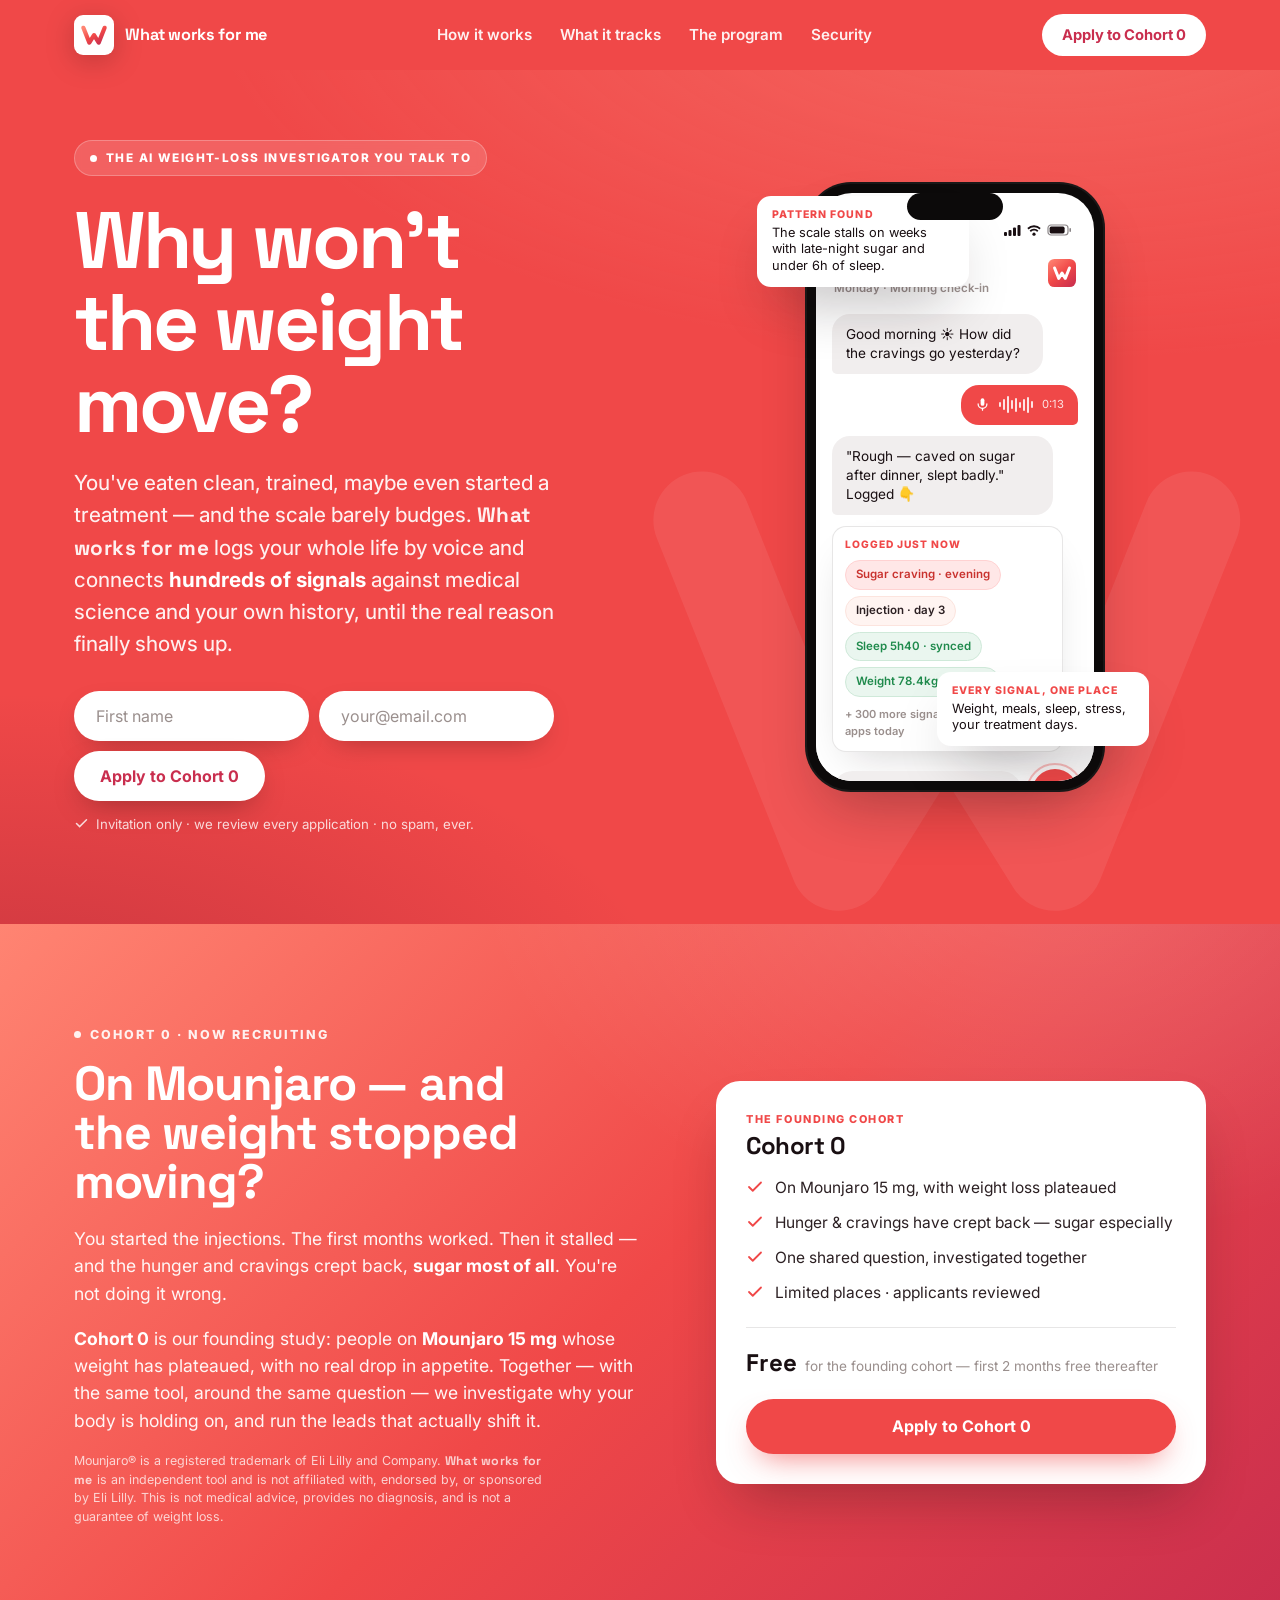
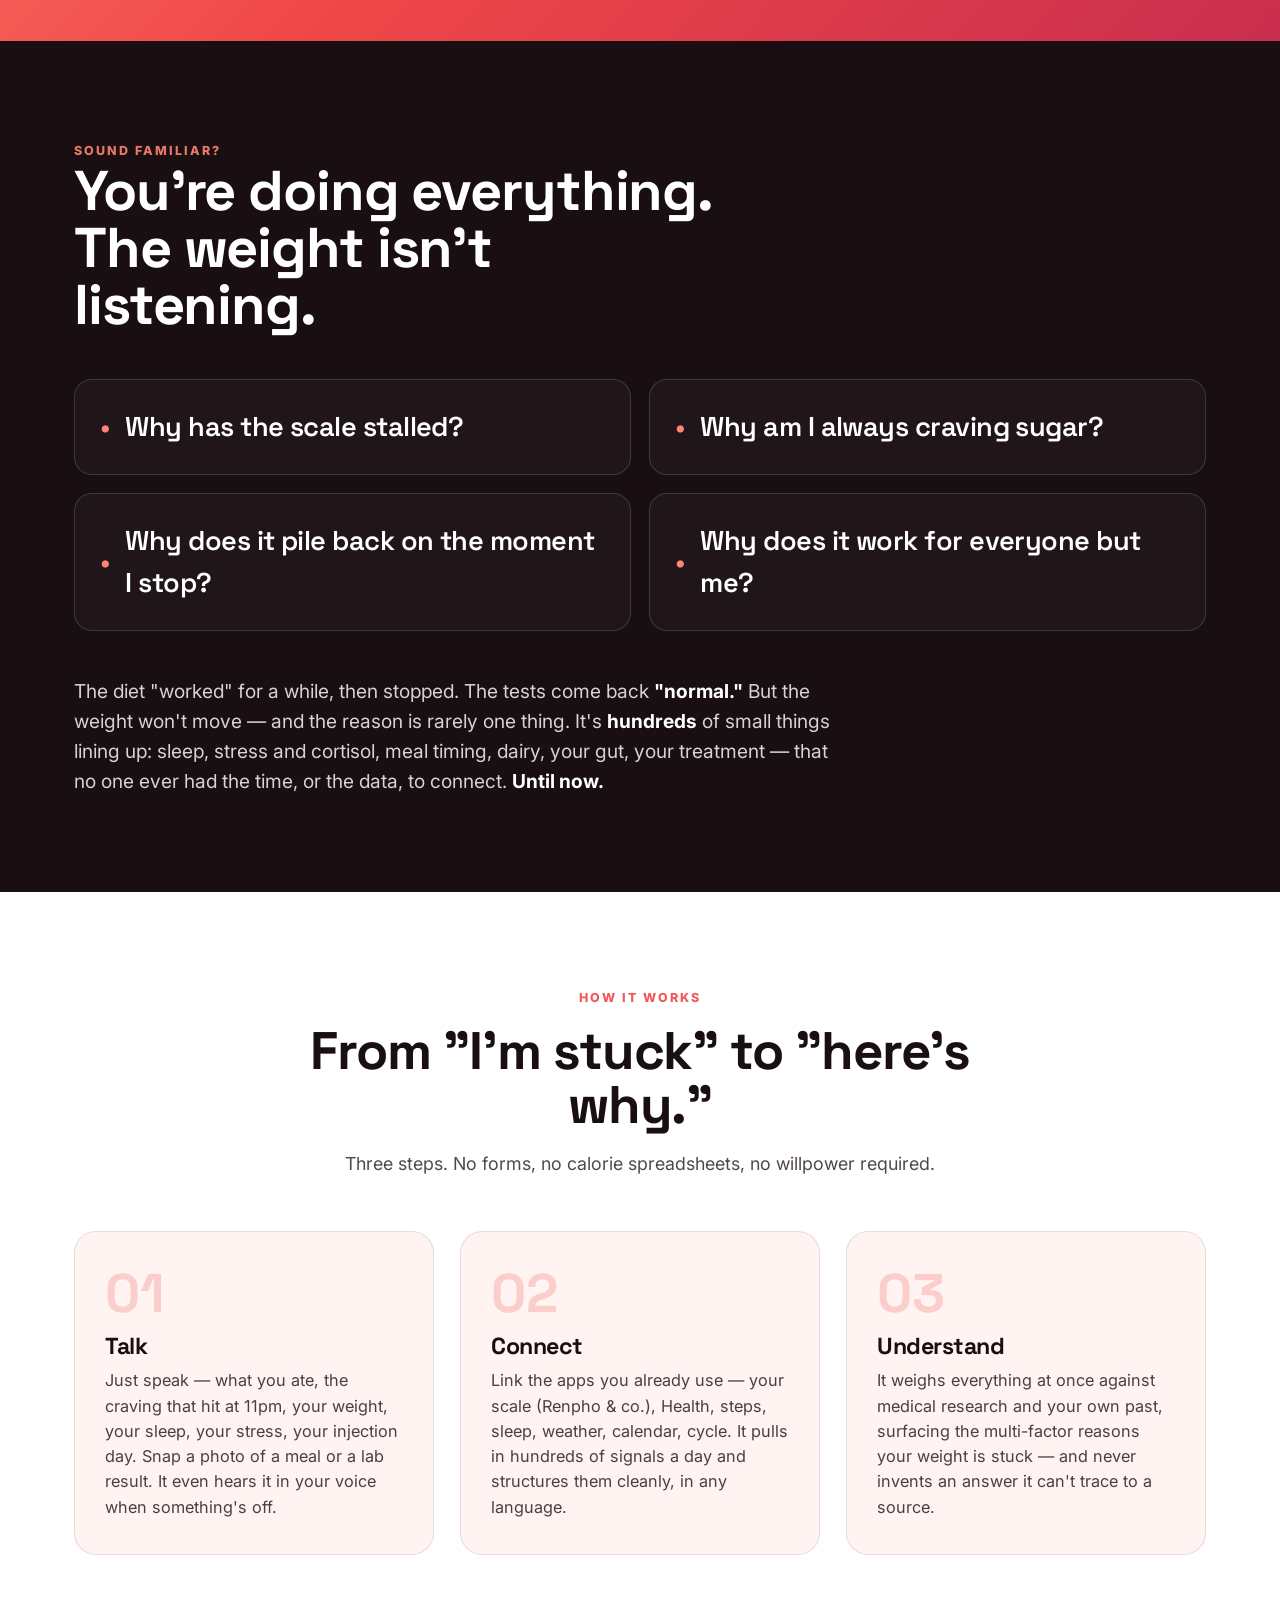
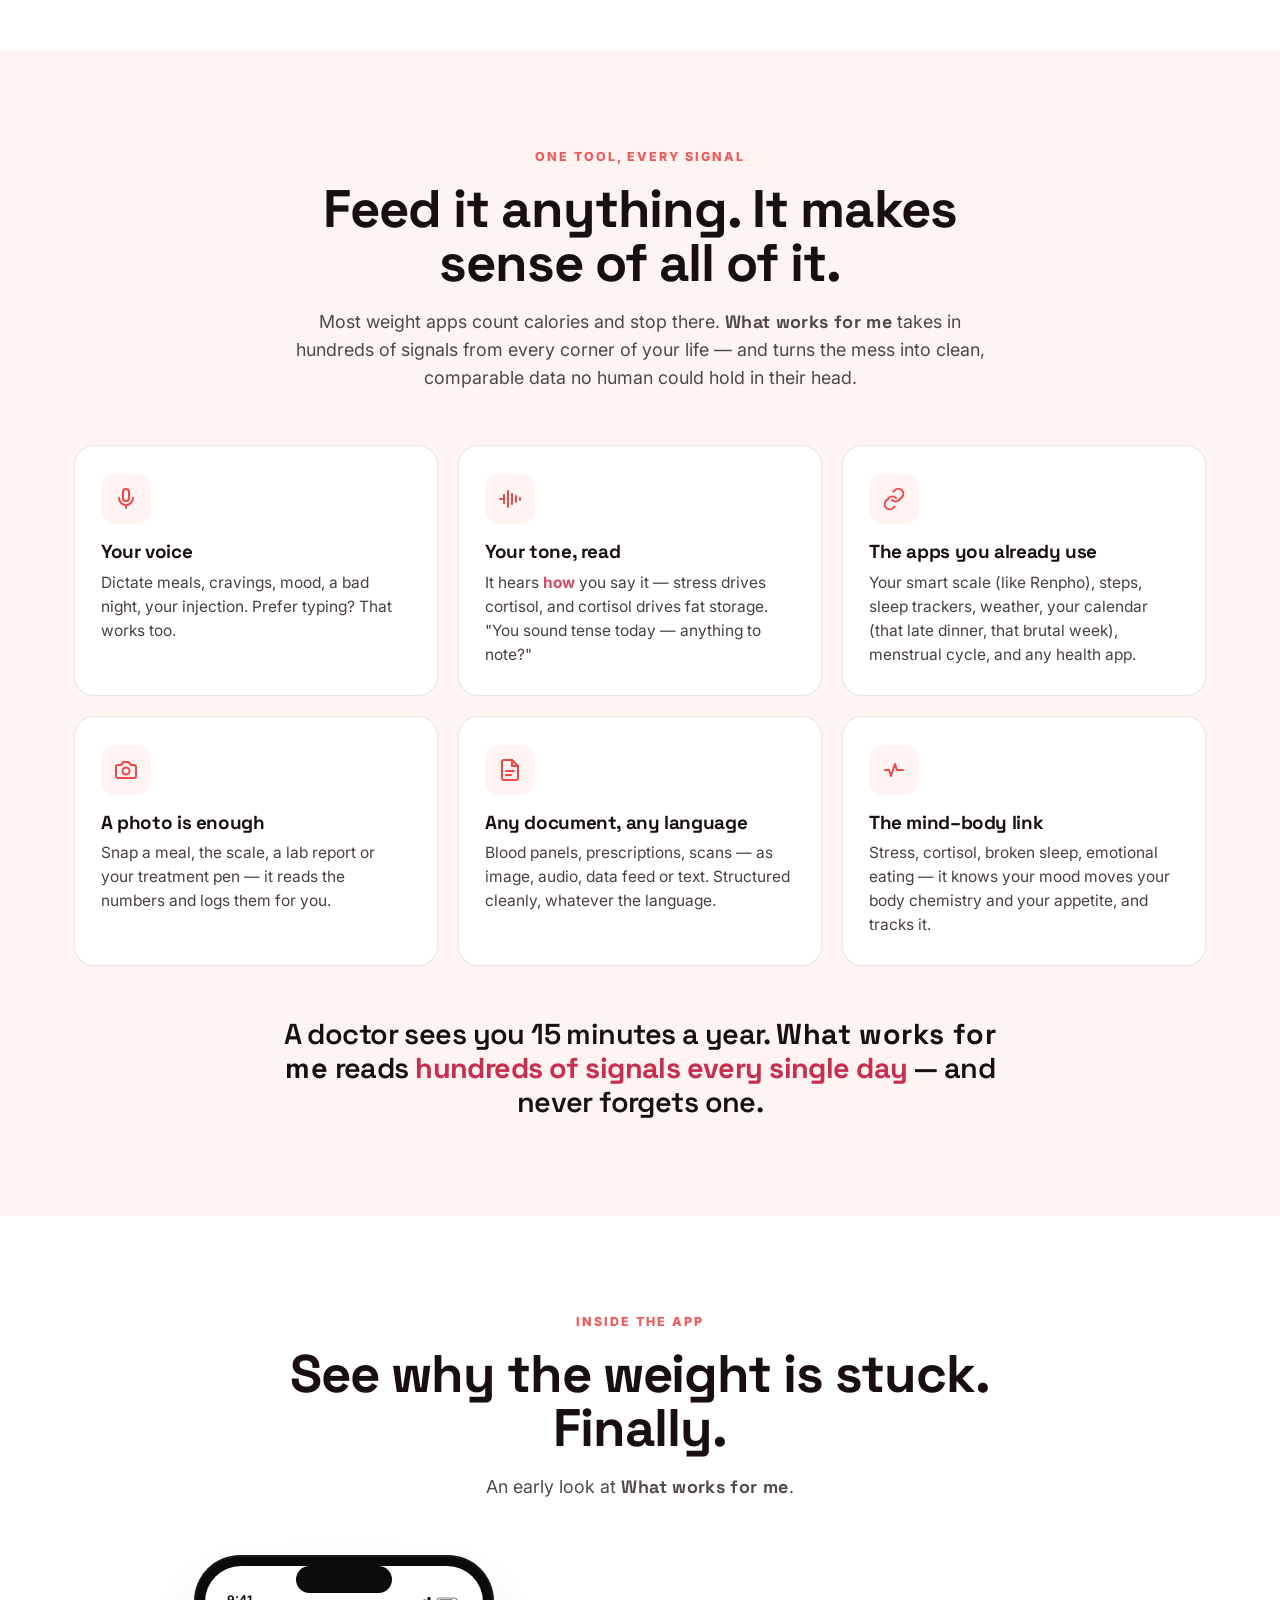
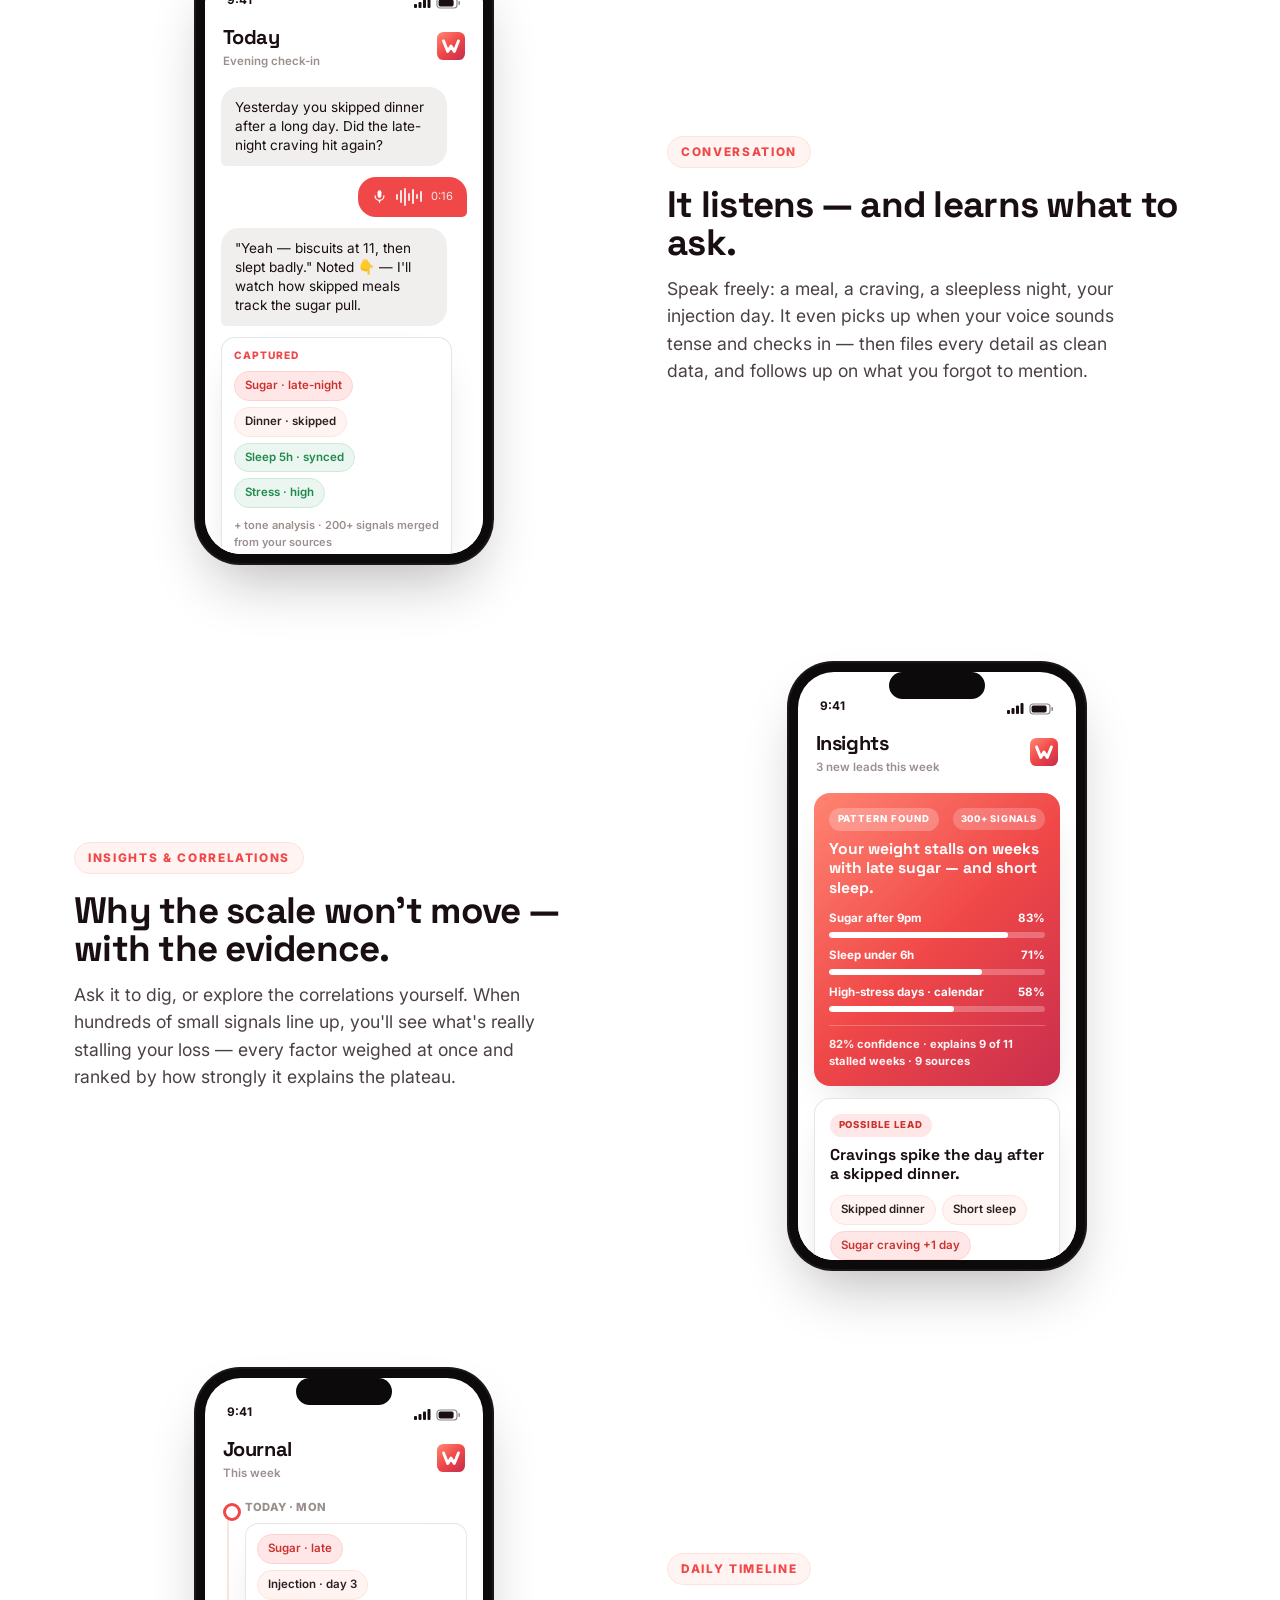
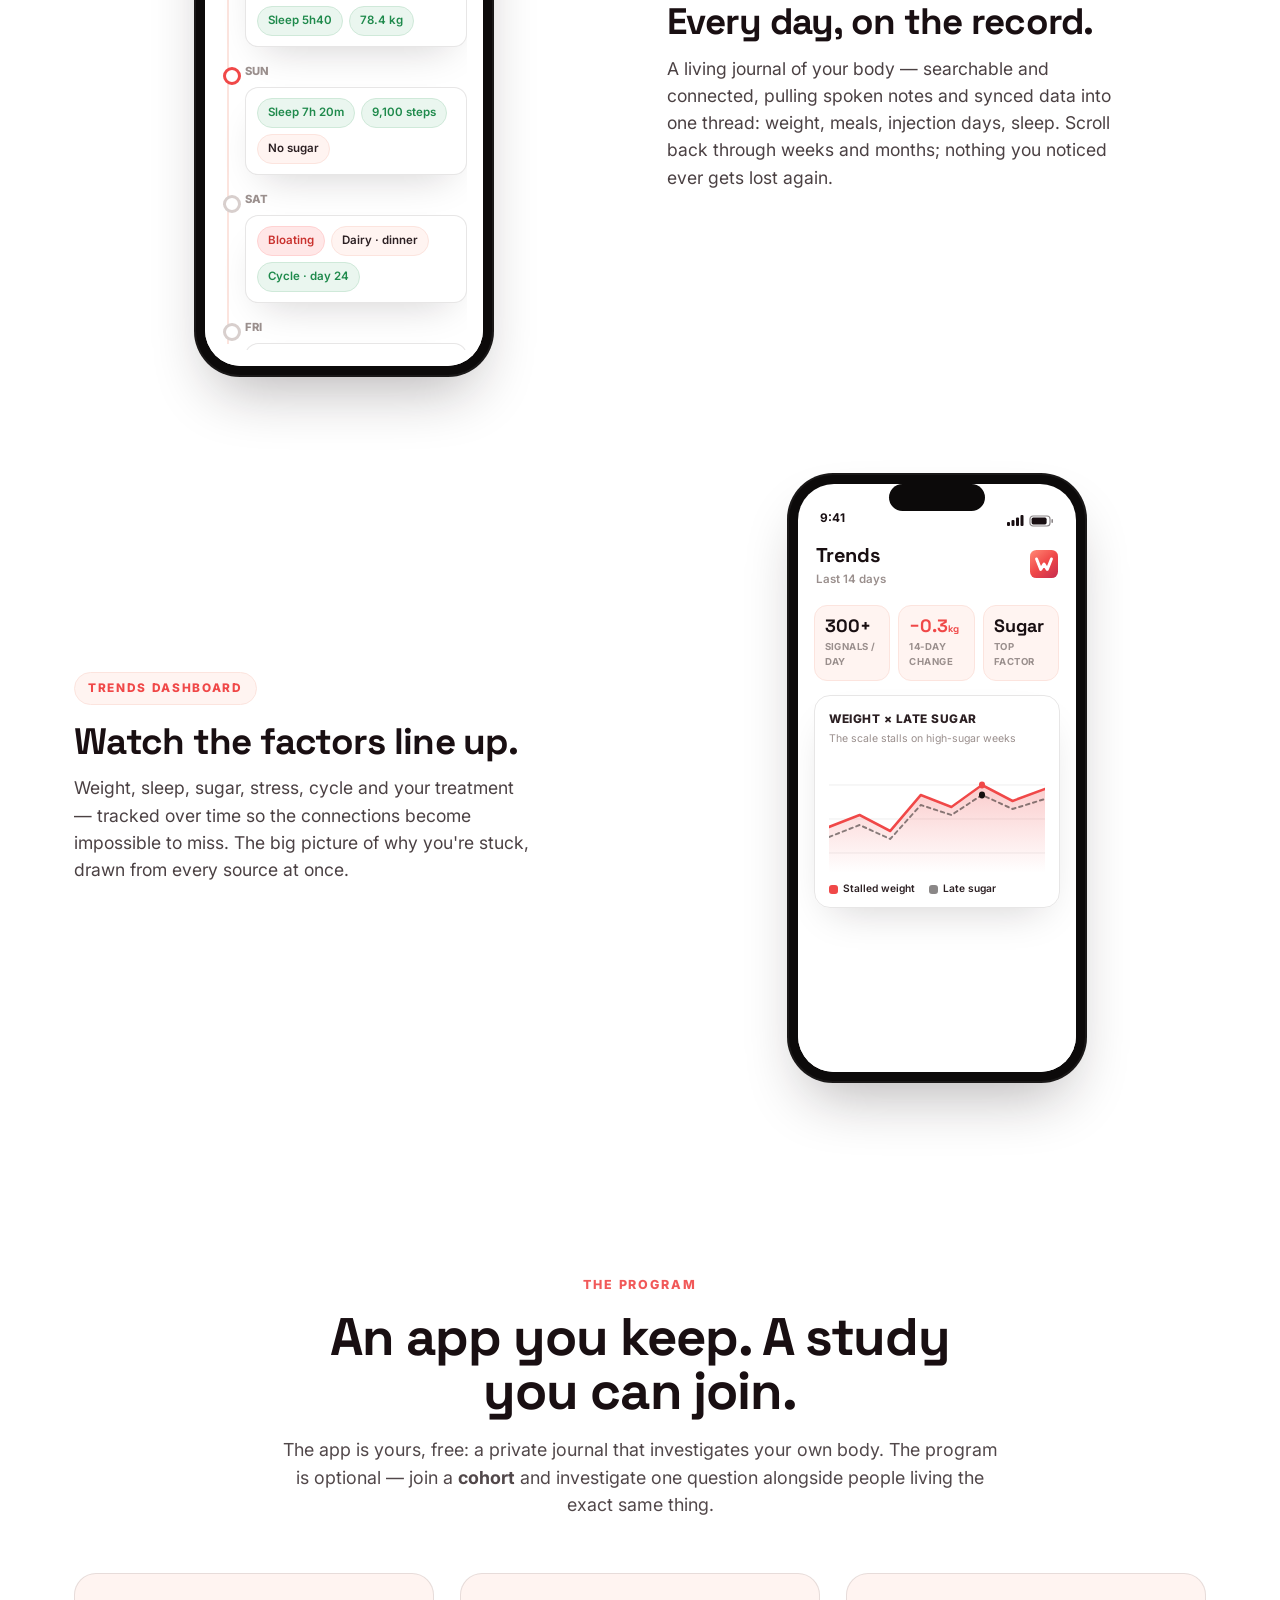
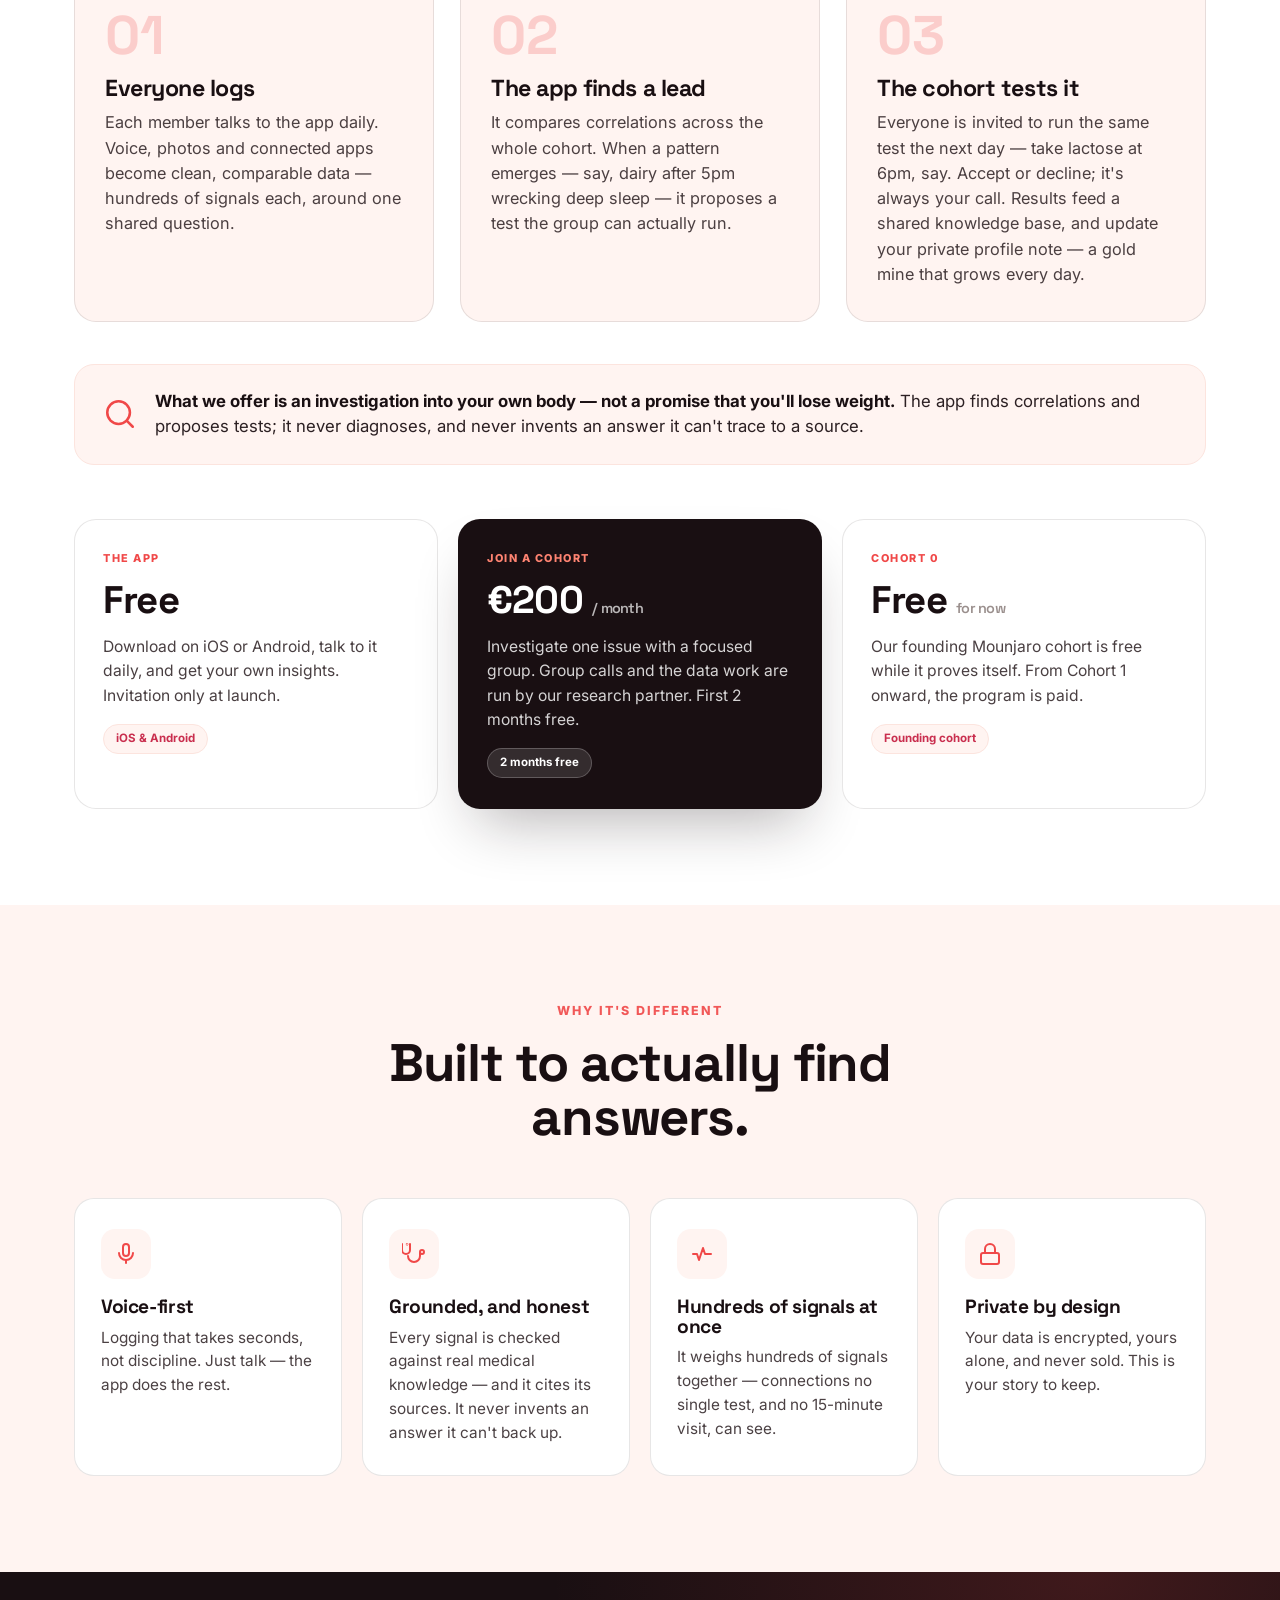
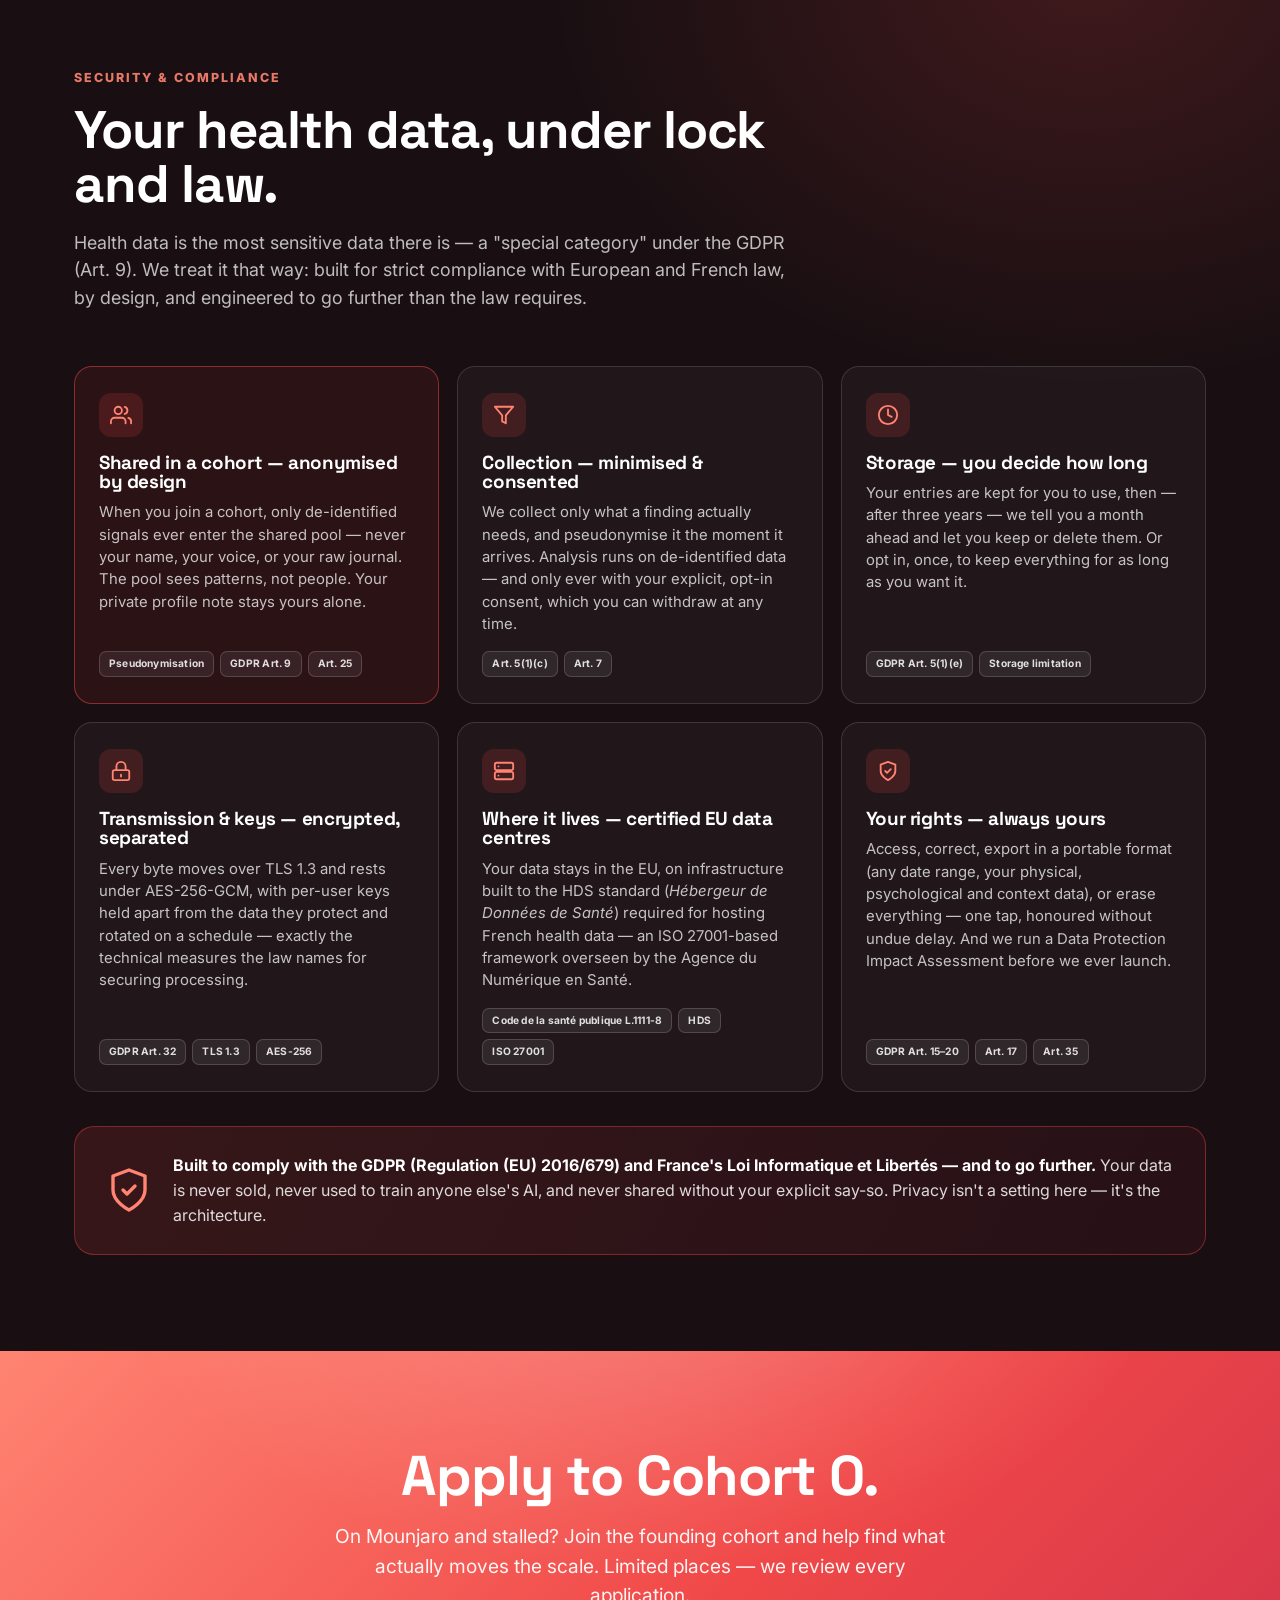
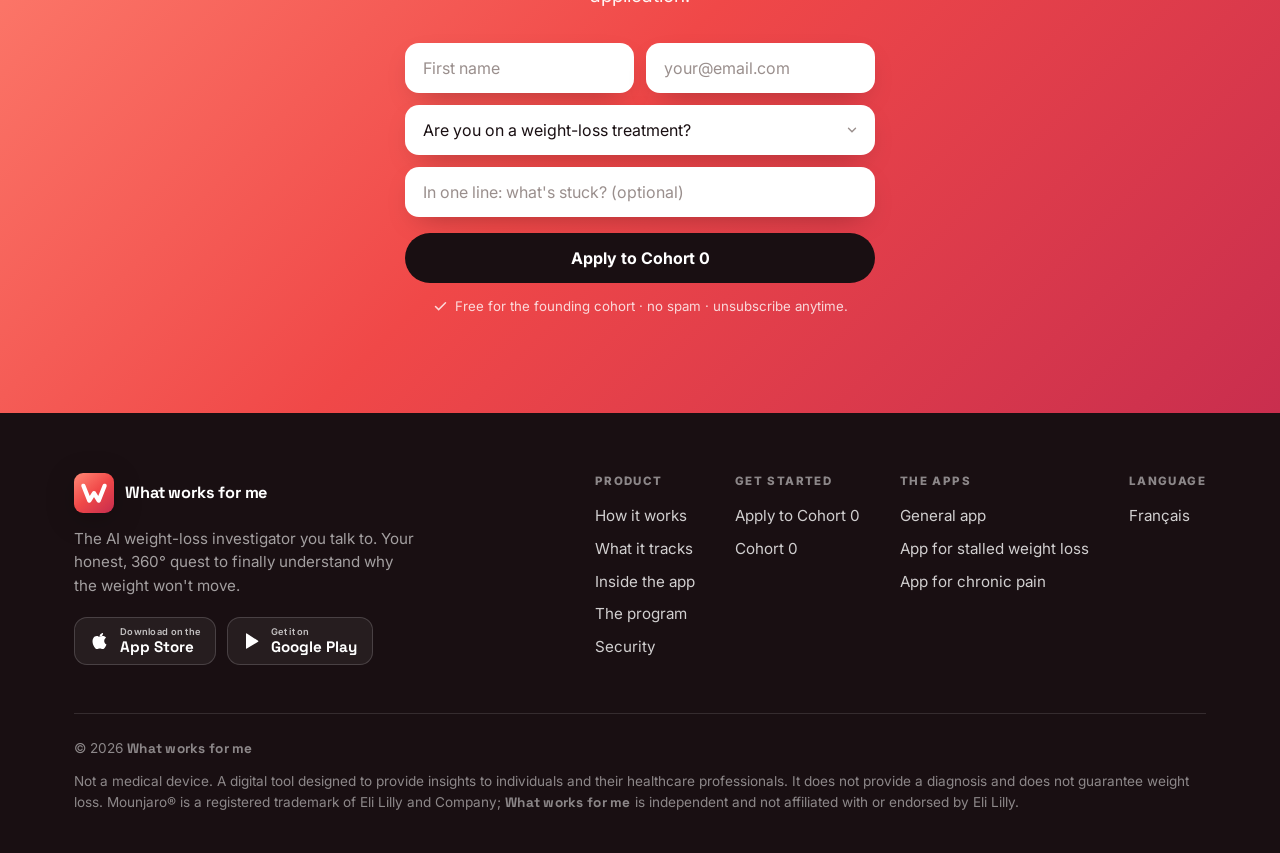
<file: V2/index.html>
<!DOCTYPE html>
<html lang="en">
<head>
<meta charset="UTF-8">
<meta name="viewport" content="width=device-width, initial-scale=1.0">
<title>What works for me — Why won't the weight move?</title>
<meta name="description" content="What works for me is the AI weight-loss investigator you talk to. Log your whole life by voice; it connects hundreds of signals — meals, sleep, stress, your GLP-1 — against medical science and your own history to find why your weight is stuck. Join Cohort 0.">
<meta name="theme-color" content="#F04848">
<meta property="og:type" content="website">
<meta property="og:title" content="What works for me — Why won't the weight move?">
<meta property="og:description" content="The AI weight-loss investigator you talk to. It connects hundreds of signals to find why your weight is stuck — and tests the leads with you. On Mounjaro and stalled? Cohort 0 is now recruiting.">
<meta property="og:url" content="https://w.shoette.com/V2/">
<!-- Favicons -->
<link rel="icon" href="/favicon.ico" sizes="32x32">
<link rel="icon" href="/favicon.svg" type="image/svg+xml">
<link rel="apple-touch-icon" href="/apple-touch-icon.png">
<link rel="manifest" href="/site.webmanifest">
<link rel="preconnect" href="https://fonts.googleapis.com">
<link rel="preconnect" href="https://fonts.gstatic.com" crossorigin>
<link href="https://fonts.googleapis.com/css2?family=Space+Grotesk:wght@500;600;700&family=Inter:wght@400;500;600;700;800;900&display=swap" rel="stylesheet">
<style>
  :root{
    --red:#F04848;
    --red-bright:#FF8472;
    --red-deep:#C92E4E;
    --red-700:#A8243F;
    --grad:linear-gradient(135deg,#FF8472 0%,#F04848 50%,#C92E4E 100%);
    --ink:#190F12;
    --ink-soft:#2C2023;
    --paper:#ffffff;
    --cream:#FFF4F1;
    --cream-2:#FCE4DE;
    --line:rgba(25,15,18,.10);
    --shadow:0 30px 60px -20px rgba(25,15,18,.32);
    --shadow-soft:0 18px 40px -18px rgba(25,15,18,.20);
    --maxw:1180px;
    --r:18px;
  }
  *{box-sizing:border-box;margin:0;padding:0}
  html{scroll-behavior:smooth;-webkit-text-size-adjust:100%}
  body{
    font-family:'Inter',system-ui,-apple-system,Segoe UI,Roboto,sans-serif;
    color:var(--ink);background:var(--paper);
    line-height:1.55;-webkit-font-smoothing:antialiased;text-rendering:optimizeLegibility;
    overflow-x:hidden;
  }
  h1,h2,h3,.display{font-family:'Space Grotesk','Inter',sans-serif;line-height:1.02;letter-spacing:-.02em;font-weight:700}
  /* brand wordmark: render the product name in the header typeface wherever it appears in body copy */
  .brandname{font-family:'Space Grotesk','Inter',sans-serif;font-weight:700;letter-spacing:.02em}
  a{color:inherit;text-decoration:none}
  img,svg{display:block}
  .wrap{width:100%;max-width:var(--maxw);margin:0 auto;padding:0 24px}
  .eyebrow{font-family:'Inter';font-weight:800;font-size:.78rem;letter-spacing:.16em;text-transform:uppercase;opacity:.9}

  /* logo mark */
  .logo{width:40px;height:40px;flex:0 0 auto;filter:drop-shadow(0 6px 14px rgba(0,0,0,.20))}
  .mini-w{width:28px;height:28px;flex:0 0 auto}

  /* buttons */
  .btn{display:inline-flex;align-items:center;justify-content:center;gap:.5em;
    font-family:'Inter';font-weight:700;font-size:1rem;border:none;cursor:pointer;
    padding:15px 26px;border-radius:999px;transition:transform .18s ease,box-shadow .18s ease,background .18s ease,color .18s ease;
    white-space:nowrap;text-align:center}
  .btn:active{transform:translateY(1px)}
  .btn--light{background:#fff;color:var(--red-deep);box-shadow:0 10px 30px -10px rgba(0,0,0,.35)}
  .btn--light:hover{transform:translateY(-2px);box-shadow:0 16px 36px -10px rgba(0,0,0,.45)}
  .btn--dark{background:var(--ink);color:#fff}
  .btn--dark:hover{transform:translateY(-2px);background:#000}
  .btn--red{background:var(--red);color:#fff;box-shadow:0 14px 30px -12px rgba(240,72,72,.7)}
  .btn--red:hover{transform:translateY(-2px);background:var(--red-deep)}

  /* nav */
  header.nav{position:sticky;top:0;z-index:50;background:var(--red);transition:box-shadow .25s ease}
  header.nav.scrolled{box-shadow:0 10px 30px -16px rgba(0,0,0,.5)}
  .nav__in{display:flex;align-items:center;justify-content:space-between;height:70px}
  .brand{display:flex;align-items:center;gap:11px;color:#fff;font-weight:800;font-family:'Space Grotesk'}
  .brand b{font-size:1.02rem;letter-spacing:-.01em}
  .nav__links{display:flex;align-items:center;gap:28px}
  .nav__links a{color:rgba(255,255,255,.92);font-weight:600;font-size:.95rem;transition:opacity .15s}
  .nav__links a:hover{opacity:.7}
  .nav__cta{background:#fff;color:var(--red-deep);padding:10px 20px;border-radius:999px;font-weight:700;font-size:.92rem;transition:transform .15s}
  .nav__cta:hover{transform:translateY(-1px)}

  /* hero */
  .hero{position:relative;background:var(--red);color:#fff;overflow:hidden;padding:70px 0 90px}
  .hero::before{content:"";position:absolute;inset:0;
    background:radial-gradient(120% 80% at 82% -10%,rgba(255,170,150,.30),transparent 55%),
               radial-gradient(90% 70% at 0% 115%,rgba(120,15,45,.34),transparent 60%)}
  .hero__w{position:absolute;right:-10%;bottom:-26%;width:72vw;height:72vw;opacity:.07;pointer-events:none;user-select:none}
  .hero__grid{position:relative;display:grid;grid-template-columns:1.08fr .92fr;gap:40px;align-items:center}
  .hero__eyebrow{display:inline-flex;align-items:center;gap:9px;background:rgba(255,255,255,.14);
    border:1px solid rgba(255,255,255,.25);padding:8px 15px;border-radius:999px;font-size:.74rem;
    font-weight:800;letter-spacing:.12em;text-transform:uppercase;margin-bottom:24px;backdrop-filter:blur(4px)}
  .hero__eyebrow .dot{width:7px;height:7px;border-radius:50%;background:#fff;animation:pulse 2s infinite}
  @keyframes pulse{0%,100%{opacity:1}50%{opacity:.3}}
  .hero h1{font-size:clamp(2.7rem,6.4vw,5rem);margin-bottom:22px;letter-spacing:-.035em}
  .hero h1 .q{display:block}
  .hero p.lede{font-size:clamp(1.05rem,1.7vw,1.3rem);max-width:40ch;color:rgba(255,255,255,.92);font-weight:450;margin-bottom:30px}
  .hero p.lede b{font-weight:700;color:#fff}

  .waitlist{display:flex;gap:10px;max-width:480px;flex-wrap:wrap}
  .waitlist input[type=email],.waitlist input[type=text].fld{flex:1;min-width:180px;border:none;border-radius:999px;padding:15px 22px;
    font-family:'Inter';font-size:1rem;color:var(--ink);background:#fff;outline:none;box-shadow:0 10px 30px -14px rgba(0,0,0,.4)}
  .waitlist input::placeholder{color:#9a8f8d}
  .waitlist .btn{flex:0 0 auto}
  .form-note{margin-top:13px;font-size:.83rem;color:rgba(255,255,255,.8);display:flex;align-items:center;gap:7px}
  .form-success{display:none;align-items:center;gap:11px;background:rgba(255,255,255,.15);
    border:1px solid rgba(255,255,255,.3);padding:15px 20px;border-radius:16px;max-width:480px;font-weight:600}
  .form-success svg{flex:0 0 auto}
  .is-done .waitlist{display:none}
  .is-done .applyform{display:none}
  .is-done .form-note{display:none}
  .is-done .form-success{display:flex}

  .hero__phone{justify-self:center;position:relative}
  .hero__badge{position:absolute;z-index:5;background:#fff;color:var(--ink);border-radius:14px;
    padding:12px 15px;box-shadow:var(--shadow);font-size:.8rem;line-height:1.3;max-width:212px}
  .hero__badge .k{font-weight:800;font-size:.66rem;letter-spacing:.1em;text-transform:uppercase;color:var(--red);display:block;margin-bottom:3px}
  .hero__badge.b1{top:14px;left:-48px}
  .hero__badge.b2{bottom:46px;right:-44px}

  /* section base */
  section{padding:96px 0}
  .sec-head{max-width:720px;margin-bottom:54px}
  .sec-head.center{margin-left:auto;margin-right:auto;text-align:center}
  .sec-head .eyebrow{color:var(--red);margin-bottom:16px;display:block}
  .sec-head h2{font-size:clamp(2rem,4.4vw,3.3rem);margin-bottom:18px}
  .sec-head p{font-size:1.12rem;color:var(--ink-soft);opacity:.82}

  /* GLP-1 / Cohort 0 band */
  .glp1{background:var(--grad);color:#fff;position:relative;overflow:hidden}
  .glp1::before{content:"";position:absolute;inset:0;background:radial-gradient(75% 90% at 82% -10%,rgba(255,255,255,.18),transparent 60%);pointer-events:none}
  .glp1 .wrap{position:relative;display:grid;grid-template-columns:1.1fr .9fr;gap:44px;align-items:center}
  .glp1 .eyebrow{display:inline-flex;align-items:center;gap:9px;color:#fff;margin-bottom:16px}
  .glp1 .eyebrow .dot{width:7px;height:7px;border-radius:50%;background:#fff;animation:pulse 2s infinite}
  .glp1 h2{font-size:clamp(1.9rem,4.2vw,3rem);margin-bottom:18px;max-width:16ch}
  .glp1 p{font-size:1.1rem;color:rgba(255,255,255,.94);max-width:52ch;margin-bottom:18px}
  .glp1 p b{color:#fff}
  .glp1 .micro{font-size:.78rem;line-height:1.5;color:rgba(255,255,255,.74);margin-top:18px;max-width:60ch}
  .cohort-card{background:#fff;color:var(--ink);border-radius:24px;padding:30px;box-shadow:var(--shadow)}
  .cohort-card .k{font-weight:800;font-size:.68rem;letter-spacing:.14em;text-transform:uppercase;color:var(--red);display:block;margin-bottom:6px}
  .cohort-card h3{font-size:1.5rem;margin-bottom:18px}
  .cohort-card ul{list-style:none;display:flex;flex-direction:column;gap:11px;margin-bottom:22px}
  .cohort-card li{display:flex;gap:11px;align-items:flex-start;font-size:.97rem;color:var(--ink-soft)}
  .cohort-card li svg{flex:0 0 auto;margin-top:2px;color:var(--red)}
  .cohort-card .price-line{display:flex;align-items:baseline;gap:8px;margin-bottom:18px;padding-top:16px;border-top:1px solid var(--line)}
  .cohort-card .price-line .free{font-family:'Space Grotesk';font-weight:700;font-size:1.5rem;color:var(--ink)}
  .cohort-card .price-line small{font-size:.85rem;color:#9a8f8d}
  .cohort-card .btn{width:100%}

  /* problem */
  .problem{background:var(--ink);color:#fff}
  .problem .eyebrow{color:var(--red-bright)}
  .problem h2{font-size:clamp(2.1rem,4.6vw,3.5rem);max-width:18ch;margin-bottom:46px}
  .qgrid{display:grid;grid-template-columns:repeat(2,1fr);gap:18px;margin-bottom:46px}
  .qcard{border:1px solid rgba(255,255,255,.14);border-radius:var(--r);padding:26px;
    font-family:'Space Grotesk';font-weight:600;font-size:clamp(1.2rem,2.3vw,1.7rem);letter-spacing:-.02em;
    display:flex;align-items:center;gap:16px;background:rgba(255,255,255,.03);transition:border-color .2s,background .2s}
  .qcard:hover{border-color:var(--red);background:rgba(240,72,72,.08)}
  .qcard span{color:var(--red-bright);font-size:1.5em;line-height:0}
  .problem .punch{font-size:1.2rem;max-width:64ch;color:rgba(255,255,255,.82)}
  .problem .punch b{color:#fff}

  /* how it works */
  .steps{display:grid;grid-template-columns:repeat(3,1fr);gap:26px}
  .step{padding:34px 30px;border-radius:22px;background:var(--cream);border:1px solid var(--line);position:relative;overflow:hidden}
  .step:hover{box-shadow:var(--shadow-soft)}
  .step__n{font-family:'Space Grotesk';font-weight:700;font-size:3.4rem;color:var(--red);opacity:.22;line-height:1;margin-bottom:14px}
  .step h3{font-size:1.45rem;margin-bottom:10px}
  .step p{color:var(--ink-soft);opacity:.85;font-size:1.02rem}

  /* sources / inputs */
  #sources{background:var(--cream)}
  .sources-grid{display:grid;grid-template-columns:repeat(3,1fr);gap:20px}
  .source-card{padding:28px 26px;border-radius:20px;border:1px solid var(--line);background:#fff;transition:transform .2s,box-shadow .2s}
  .source-card:hover{transform:translateY(-4px);box-shadow:var(--shadow-soft)}
  .source-ic{width:50px;height:50px;border-radius:14px;background:var(--cream);color:var(--red);display:grid;place-items:center;margin-bottom:18px}
  .source-card h3{font-size:1.18rem;margin-bottom:9px}
  .source-card p{font-size:.97rem;color:var(--ink-soft);opacity:.86}
  .source-card em{font-style:normal;font-weight:700;color:var(--red-deep)}
  .sources-note{text-align:center;max-width:30ch;margin:52px auto 0;font-family:'Space Grotesk';font-weight:600;
    font-size:clamp(1.25rem,2.8vw,1.8rem);letter-spacing:-.02em;color:var(--ink);line-height:1.18;max-width:26em}
  .sources-note b{color:var(--red-deep)}

  /* showcase */
  .showcase{background:#fff}
  .feature-row{display:grid;grid-template-columns:1fr 1fr;gap:54px;align-items:center;margin-bottom:96px}
  .feature-row:last-child{margin-bottom:0}
  .feature-row:nth-child(even) .feature-row__media{order:-1}
  .feature-row__copy .tag{display:inline-block;font-weight:800;font-size:.74rem;letter-spacing:.14em;
    text-transform:uppercase;color:var(--red);background:var(--cream);border:1px solid var(--cream-2);padding:6px 13px;border-radius:999px;margin-bottom:18px}
  .feature-row__copy h3{font-size:clamp(1.6rem,3.2vw,2.3rem);margin-bottom:14px}
  .feature-row__copy p{font-size:1.1rem;color:var(--ink-soft);opacity:.85;max-width:42ch}
  .feature-row__media{display:flex;justify-content:center}

  /* phone */
  .phone{width:300px;height:610px;background:#0c0a0a;border-radius:46px;padding:11px;
    box-shadow:var(--shadow),inset 0 0 0 2px rgba(255,255,255,.06);position:relative;flex:0 0 auto}
  .phone__screen{position:relative;width:100%;height:100%;background:#fff;border-radius:36px;overflow:hidden;display:flex;flex-direction:column}
  .island{position:absolute;top:11px;left:50%;transform:translateX(-50%);width:96px;height:27px;background:#0c0a0a;border-radius:999px;z-index:20}
  .statusbar{height:50px;flex:0 0 auto;display:flex;align-items:flex-end;justify-content:space-between;
    padding:0 22px 7px;font-size:.74rem;font-weight:700;color:var(--ink);font-family:'Inter'}
  .statusbar .icons{display:flex;align-items:center;gap:5px}
  .float{animation:float 6s ease-in-out infinite}
  @keyframes float{0%,100%{transform:translateY(0)}50%{transform:translateY(-12px)}}

  .app{flex:1;display:flex;flex-direction:column;min-height:0;background:#fff}
  .app__top{padding:6px 18px 12px;display:flex;align-items:center;justify-content:space-between;flex:0 0 auto}
  .app__top .ttl{font-family:'Space Grotesk';font-weight:700;font-size:1.25rem;letter-spacing:-.02em}
  .app__top .sub{font-size:.72rem;color:#9a8f8d;font-weight:600}
  .app__body{flex:1;min-height:0;overflow:hidden;padding:4px 16px 16px}

  /* chat */
  .chat{display:flex;flex-direction:column;gap:11px;height:100%}
  .bubble{max-width:86%;padding:11px 14px;border-radius:18px;font-size:.85rem;line-height:1.4}
  .bubble.bot{background:#F1EEEE;color:var(--ink);border-bottom-left-radius:5px;align-self:flex-start}
  .bubble.me{background:var(--red);color:#fff;border-bottom-right-radius:5px;align-self:flex-end}
  .bubble.me.voice{display:flex;align-items:center;gap:9px}
  .wave{display:flex;align-items:center;gap:2px;height:18px}
  .wave i{width:2px;background:rgba(255,255,255,.85);border-radius:2px;display:block}
  .logged{background:#fff;border:1px solid var(--line);border-radius:14px;padding:10px 12px;align-self:flex-start;max-width:94%;box-shadow:var(--shadow-soft)}
  .logged .lh{font-size:.64rem;font-weight:800;letter-spacing:.1em;text-transform:uppercase;color:var(--red);margin-bottom:7px}
  .chips{display:flex;flex-wrap:wrap;gap:6px}
  .chip{font-size:.72rem;font-weight:600;padding:5px 10px;border-radius:999px;background:var(--cream);color:var(--ink-soft);border:1px solid var(--cream-2)}
  .chip.alert{background:#FFE7E7;color:#C9322E;border-color:#ffd2d2}
  .chip.sync{background:#EAF6EF;color:#1f8a4c;border-color:#cfe9d9}
  .logged-more{margin-top:9px;font-size:.69rem;font-weight:600;color:#9a8f8d}
  .composer{margin-top:auto;display:flex;align-items:center;gap:10px;padding-top:6px}
  .composer .pill{flex:1;height:42px;border-radius:999px;background:#F1EEEE;display:flex;align-items:center;padding:0 16px;color:#9a8f8d;font-size:.82rem}
  .mic{width:46px;height:46px;border-radius:50%;background:var(--red);display:grid;place-items:center;flex:0 0 auto;box-shadow:0 10px 22px -8px rgba(240,72,72,.8);position:relative}
  .mic::after{content:"";position:absolute;inset:-6px;border-radius:50%;border:2px solid rgba(240,72,72,.35);animation:ring 2s infinite}
  @keyframes ring{0%{transform:scale(.8);opacity:.9}100%{transform:scale(1.4);opacity:0}}

  /* insights */
  .insight-card{border-radius:16px;padding:15px;margin-bottom:12px;border:1px solid var(--line);background:#fff;box-shadow:var(--shadow-soft)}
  .insight-card.hero-find{background:var(--grad);color:#fff;border:none}
  .ic-top{display:flex;align-items:center;gap:8px;margin-bottom:9px}
  .ic-badge{font-size:.6rem;font-weight:800;letter-spacing:.1em;text-transform:uppercase;padding:4px 9px;border-radius:999px;background:rgba(255,255,255,.24);color:#fff}
  .insight-card.lead .ic-badge{background:#FFE7E7;color:#C9322E}
  .ic-scan{margin-left:auto;font-size:.58rem;font-weight:800;letter-spacing:.08em;text-transform:uppercase;background:rgba(255,255,255,.2);color:#fff;padding:4px 8px;border-radius:999px}
  .ic-title{font-family:'Space Grotesk';font-weight:700;font-size:.98rem;line-height:1.25}
  .insight-card.lead .ic-title{color:var(--ink)}
  .factors{margin-top:12px;display:flex;flex-direction:column;gap:9px}
  .factor .frow{display:flex;justify-content:space-between;font-size:.72rem;font-weight:700;margin-bottom:4px;color:#fff}
  .factor .fbar{height:6px;border-radius:999px;background:rgba(255,255,255,.25);overflow:hidden}
  .factor .fbar i{display:block;height:100%;background:#fff;border-radius:999px}
  .ic-foot{margin-top:13px;font-size:.7rem;font-weight:700;color:rgba(255,255,255,.95);border-top:1px solid rgba(255,255,255,.25);padding-top:10px}
  .corr{margin-top:11px}
  .corr .bar{height:7px;border-radius:999px;background:#F1EEEE;overflow:hidden}
  .corr .bar i{display:block;height:100%;border-radius:999px;background:var(--red)}
  .corr .lbl{display:flex;justify-content:space-between;font-size:.66rem;font-weight:700;color:var(--ink-soft);margin-top:6px}

  /* timeline */
  .tl{position:relative;padding-left:24px;height:100%;overflow:hidden}
  .tl::before{content:"";position:absolute;left:6px;top:6px;bottom:6px;width:2px;background:var(--cream-2)}
  .tl-day{position:relative;margin-bottom:16px}
  .tl-day::before{content:"";position:absolute;left:-22px;top:4px;width:12px;height:12px;border-radius:50%;background:#fff;border:3px solid var(--red)}
  .tl-day.muted::before{border-color:#d8cfcd}
  .tl-date{font-size:.7rem;font-weight:800;letter-spacing:.04em;color:#9a8f8d;text-transform:uppercase;margin-bottom:7px}
  .tl-card{border:1px solid var(--line);border-radius:13px;padding:10px 11px;background:#fff;box-shadow:var(--shadow-soft)}

  /* dashboard */
  .metrics{display:grid;grid-template-columns:repeat(3,1fr);gap:8px;margin-bottom:14px}
  .metric{background:var(--cream);border:1px solid var(--cream-2);border-radius:13px;padding:11px 10px}
  .metric .v{font-family:'Space Grotesk';font-weight:700;font-size:1.12rem;line-height:1}
  .metric .l{font-size:.6rem;font-weight:700;color:#9a8f8d;text-transform:uppercase;letter-spacing:.05em;margin-top:5px}
  .metric .v small{font-size:.6rem;font-weight:700}
  .up{color:#1f9d55}.down{color:var(--red)}
  .chart-card{border:1px solid var(--line);border-radius:16px;padding:14px 14px 10px;box-shadow:var(--shadow-soft)}
  .chart-card .ct{font-size:.74rem;font-weight:800;letter-spacing:.04em;text-transform:uppercase;color:var(--ink-soft);margin-bottom:2px}
  .chart-card .cs{font-size:.66rem;color:#9a8f8d;margin-bottom:8px}
  .legend{display:flex;gap:14px;margin-top:8px;font-size:.64rem;font-weight:600;color:var(--ink-soft)}
  .legend i{width:9px;height:9px;border-radius:3px;display:inline-block;margin-right:5px;vertical-align:middle}

  /* program */
  #program{background:#fff}
  .program-disclaim{margin-top:42px;display:flex;align-items:center;gap:18px;
    border:1px solid var(--cream-2);background:var(--cream);border-radius:20px;padding:24px 28px}
  .program-disclaim svg{flex:0 0 auto;color:var(--red)}
  .program-disclaim p{font-size:1.05rem;color:var(--ink-soft);line-height:1.5}
  .program-disclaim p b{color:var(--ink)}

  /* pricing */
  .pricing{display:grid;grid-template-columns:repeat(3,1fr);gap:20px;margin-top:54px}
  .price-card{border:1px solid var(--line);border-radius:22px;padding:30px 28px;background:#fff;display:flex;flex-direction:column}
  .price-card.feature{background:var(--ink);color:#fff;border-color:transparent;box-shadow:var(--shadow)}
  .price-card .pk{font-weight:800;font-size:.68rem;letter-spacing:.14em;text-transform:uppercase;color:var(--red);margin-bottom:14px}
  .price-card.feature .pk{color:var(--red-bright)}
  .price-card .amt{font-family:'Space Grotesk';font-weight:700;font-size:2.4rem;line-height:1;letter-spacing:-.02em;margin-bottom:6px}
  .price-card .amt small{font-size:.9rem;font-weight:600;color:#9a8f8d}
  .price-card.feature .amt small{color:rgba(255,255,255,.7)}
  .price-card .pdesc{font-size:.98rem;color:var(--ink-soft);opacity:.86;margin-top:10px}
  .price-card.feature .pdesc{color:rgba(255,255,255,.82);opacity:1}
  .price-card .ptag{margin-top:16px;align-self:flex-start;font-size:.72rem;font-weight:700;color:var(--red-deep);background:var(--cream);border:1px solid var(--cream-2);padding:5px 12px;border-radius:999px}
  .price-card.feature .ptag{color:#fff;background:rgba(255,255,255,.12);border-color:rgba(255,255,255,.22)}

  /* why grid */
  #why{background:var(--cream)}
  .why-grid{display:grid;grid-template-columns:repeat(4,1fr);gap:20px}
  .why-card{padding:30px 26px;border-radius:20px;border:1px solid var(--line);background:#fff;transition:transform .2s,box-shadow .2s}
  .why-card:hover{transform:translateY(-4px);box-shadow:var(--shadow-soft)}
  .why-ic{width:50px;height:50px;border-radius:14px;background:var(--cream);color:var(--red);display:grid;place-items:center;margin-bottom:18px}
  .why-card h3{font-size:1.2rem;margin-bottom:9px}
  .why-card p{font-size:.96rem;color:var(--ink-soft);opacity:.85}

  /* security & compliance */
  .security{background:var(--ink);color:#fff;position:relative;overflow:hidden}
  .security::before{content:"";position:absolute;inset:0;background:radial-gradient(70% 50% at 85% 0%,rgba(240,72,72,.18),transparent 60%);pointer-events:none}
  .security .wrap{position:relative}
  .security .eyebrow{color:var(--red-bright)}
  .security .sec-head h2{color:#fff}
  .security .sec-head p{color:rgba(255,255,255,.72);opacity:1}
  .law-grid{display:grid;grid-template-columns:repeat(3,1fr);gap:18px}
  .law-card{border:1px solid rgba(255,255,255,.13);border-radius:18px;padding:26px 24px;background:rgba(255,255,255,.035);
    display:flex;flex-direction:column;transition:border-color .2s,background .2s}
  .law-card:hover{border-color:rgba(240,72,72,.6);background:rgba(240,72,72,.06)}
  .law-card.highlight{border-color:rgba(240,72,72,.5);background:rgba(240,72,72,.08)}
  .law-ic{width:44px;height:44px;border-radius:12px;background:rgba(240,72,72,.16);color:var(--red-bright);display:grid;place-items:center;margin-bottom:16px}
  .law-card h3{font-size:1.18rem;margin-bottom:10px}
  .law-card p{font-size:.93rem;line-height:1.5;color:rgba(255,255,255,.74);flex:1}
  .law-refs{display:flex;flex-wrap:wrap;gap:6px;margin-top:16px}
  .ref{font-family:'Inter';font-size:.64rem;font-weight:700;letter-spacing:.02em;color:rgba(255,255,255,.85);
    background:rgba(255,255,255,.07);border:1px solid rgba(255,255,255,.16);padding:4px 9px;border-radius:7px}
  .compliance-banner{margin-top:34px;display:flex;align-items:center;gap:20px;
    border:1px solid rgba(240,72,72,.4);background:linear-gradient(120deg,rgba(240,72,72,.14),rgba(201,46,78,.08));
    border-radius:20px;padding:26px 30px}
  .compliance-banner .shield{flex:0 0 auto;width:48px;height:48px;color:var(--red-bright)}
  .compliance-banner p{font-size:1rem;line-height:1.55;color:rgba(255,255,255,.84)}
  .compliance-banner p b{color:#fff}

  /* final cta / apply */
  .cta{background:var(--grad);color:#fff;text-align:center;position:relative;overflow:hidden}
  .cta::before{content:"";position:absolute;inset:0;background:radial-gradient(70% 90% at 50% -20%,rgba(255,255,255,.22),transparent 60%)}
  .cta__in{position:relative;max-width:680px;margin:0 auto}
  .cta h2{font-size:clamp(2.1rem,4.8vw,3.5rem);margin-bottom:18px}
  .cta p{font-size:1.2rem;color:rgba(255,255,255,.94);margin-bottom:32px}
  .cta .form-success{margin:0 auto}
  .cta .form-note{justify-content:center}
  .applyform{display:flex;flex-direction:column;gap:12px;max-width:470px;margin:0 auto;text-align:left}
  .applyform .row2{display:flex;gap:12px}
  .applyform .row2 .fld{flex:1;min-width:0}
  .applyform .fld{width:100%;border:none;border-radius:14px;padding:15px 18px;font-family:'Inter';font-size:1rem;
    color:var(--ink);background:#fff;outline:none;box-shadow:0 10px 30px -14px rgba(0,0,0,.4)}
  .applyform select.fld{appearance:none;-webkit-appearance:none;cursor:pointer;
    background-image:url("data:image/svg+xml,%3Csvg xmlns='http://www.w3.org/2000/svg' width='14' height='14' viewBox='0 0 24 24' fill='none' stroke='%239a8f8d' stroke-width='2.4' stroke-linecap='round'%3E%3Cpath d='M6 9l6 6 6-6'/%3E%3C/svg%3E");
    background-repeat:no-repeat;background-position:right 16px center;padding-right:40px}
  .applyform input::placeholder{color:#9a8f8d}
  .applyform .btn{width:100%;margin-top:4px}

  /* footer */
  footer{background:var(--ink);color:#fff;padding:60px 0 40px}
  .foot{display:flex;justify-content:space-between;align-items:flex-start;gap:30px;flex-wrap:wrap}
  .foot .brand{margin-bottom:14px}
  .foot p{color:rgba(255,255,255,.6);max-width:34ch;font-size:.95rem}
  .stores{display:flex;gap:11px;flex-wrap:wrap;margin-top:20px}
  .store{display:inline-flex;align-items:center;gap:10px;background:rgba(255,255,255,.06);border:1px solid rgba(255,255,255,.16);
    color:#fff;border-radius:13px;padding:9px 15px}
  .store svg{flex:0 0 auto}
  .store .st{display:flex;flex-direction:column;line-height:1.12}
  .store .st small{font-size:.58rem;font-weight:600;opacity:.72;letter-spacing:.03em}
  .store .st b{font-family:'Space Grotesk';font-size:.95rem;font-weight:700}
  .foot__links{display:flex;gap:40px;flex-wrap:wrap}
  .foot__col h4{font-size:.72rem;letter-spacing:.12em;text-transform:uppercase;color:rgba(255,255,255,.5);margin-bottom:14px;font-family:'Inter';font-weight:800}
  .foot__col a{display:block;color:rgba(255,255,255,.8);font-size:.95rem;margin-bottom:9px;transition:color .15s}
  .foot__col a:hover{color:#fff}
  .foot__bottom{margin-top:46px;padding-top:24px;border-top:1px solid rgba(255,255,255,.12);
    display:flex;flex-direction:column;gap:12px;color:rgba(255,255,255,.5);font-size:.85rem}
  .foot__bottom .legal{max-width:none}

  /* reveal */
  .js .reveal{opacity:0;transform:translateY(26px);transition:opacity .7s cubic-bezier(.2,.7,.2,1),transform .7s cubic-bezier(.2,.7,.2,1)}
  .js .reveal.in{opacity:1;transform:none}

  /* responsive */
  @media(max-width:900px){
    .hero__grid{grid-template-columns:1fr;gap:50px}
    .hero{padding:46px 0 70px}
    .hero p.lede{max-width:46ch}
    .hero__badge{display:none}
    .nav__links{display:none}
    .glp1 .wrap{grid-template-columns:1fr;gap:34px}
    .feature-row{grid-template-columns:1fr;gap:34px}
    .feature-row:nth-child(even) .feature-row__media{order:0}
    .feature-row__copy{text-align:center}
    .feature-row__copy p{margin-left:auto;margin-right:auto}
    .steps{grid-template-columns:1fr}
    .sources-grid{grid-template-columns:repeat(2,1fr)}
    .pricing{grid-template-columns:1fr}
    .why-grid{grid-template-columns:repeat(2,1fr)}
    .law-grid{grid-template-columns:repeat(2,1fr)}
    .qgrid{grid-template-columns:1fr}
    .compliance-banner{flex-direction:column;text-align:center;align-items:center}
    .program-disclaim{flex-direction:column;text-align:center}
    section{padding:72px 0}
  }
  @media(max-width:540px){
    .sources-grid{grid-template-columns:1fr}
    .why-grid{grid-template-columns:1fr}
    .law-grid{grid-template-columns:1fr}
    .waitlist{flex-direction:column}
    .waitlist .btn{width:100%}
    .applyform .row2{flex-direction:column}
    .foot{flex-direction:column}
    .phone{width:270px;height:550px}
  }
  @media(prefers-reduced-motion:reduce){
    *{animation:none!important}
    html{scroll-behavior:auto}
    .js .reveal{opacity:1;transform:none}
  }
</style>
</head>
<body>

<!-- reusable logo marks -->
<svg width="0" height="0" style="position:absolute" aria-hidden="true" focusable="false">
  <defs>
    <linearGradient id="wgrad" x1="0.08" y1="0" x2="0.92" y2="1">
      <stop offset="0" stop-color="#FF8472"/>
      <stop offset="0.5" stop-color="#F04848"/>
      <stop offset="1" stop-color="#C92E4E"/>
    </linearGradient>
    <symbol id="wmark" viewBox="0 0 512 512">
      <rect width="512" height="512" rx="116" fill="url(#wgrad)"/>
      <path d="M120 164 L196 354 L256 258 L316 354 L392 164" fill="none" stroke="#fff" stroke-width="54" stroke-linecap="round" stroke-linejoin="round"/>
    </symbol>
    <symbol id="wmarkRed" viewBox="0 0 512 512">
      <rect width="512" height="512" rx="116" fill="#fff"/>
      <path d="M120 164 L196 354 L256 258 L316 354 L392 164" fill="none" stroke="url(#wgrad)" stroke-width="54" stroke-linecap="round" stroke-linejoin="round"/>
    </symbol>
  </defs>
</svg>

<!-- NAV -->
<header class="nav" id="top">
  <div class="wrap nav__in">
    <a class="brand" href="#top">
      <svg class="logo" aria-hidden="true"><use href="#wmarkRed"/></svg>
      <b>What works for me</b>
    </a>
    <nav class="nav__links">
      <a href="#how">How it works</a>
      <a href="#sources">What it tracks</a>
      <a href="#program">The program</a>
      <a href="#security">Security</a>
    </nav>
    <a href="#apply" class="nav__cta">Apply to Cohort 0</a>
  </div>
</header>

<!-- HERO -->
<section class="hero">
  <svg class="hero__w" viewBox="0 0 512 512" aria-hidden="true"><path d="M120 164 L196 354 L256 258 L316 354 L392 164" fill="none" stroke="#fff" stroke-width="54" stroke-linecap="round" stroke-linejoin="round"/></svg>
  <div class="wrap hero__grid">
    <div class="hero__copy">
      <span class="hero__eyebrow"><span class="dot"></span> The AI weight-loss investigator you talk to</span>
      <h1><span class="q">Why won't</span><span class="q">the weight move?</span></h1>
      <p class="lede">You've eaten clean, trained, maybe even started a treatment — and the scale barely budges. <span class="brandname">What works for me</span> logs your whole life by voice and connects <b>hundreds of signals</b> against medical science and your own history, until the real reason finally shows up.</p>

      <form class="waitlist" id="form-hero" novalidate>
        <input type="text" name="name" class="fld" placeholder="First name" aria-label="First name" required>
        <input type="email" name="email" placeholder="your@email.com" aria-label="Email address" required>
        <input type="text" name="website" tabindex="-1" autocomplete="off" aria-hidden="true" style="position:absolute;left:-9999px;width:1px;height:1px;opacity:0">
        <button class="btn btn--light" type="submit">Apply to Cohort 0</button>
      </form>
      <div class="form-note">
        <svg width="15" height="15" viewBox="0 0 24 24" fill="none" stroke="currentColor" stroke-width="2.4" stroke-linecap="round"><path d="M20 6 9 17l-5-5"/></svg>
        Invitation only · we review every application · no spam, ever.
      </div>
      <div class="form-success">
        <svg width="22" height="22" viewBox="0 0 24 24" fill="none" stroke="currentColor" stroke-width="2.4" stroke-linecap="round" stroke-linejoin="round"><circle cx="12" cy="12" r="10"/><path d="m8 12 3 3 5-6"/></svg>
        Application received. We'll be in touch about Cohort 0.
      </div>
    </div>

    <div class="hero__phone">
      <div class="hero__badge b1"><span class="k">Pattern found</span>The scale stalls on weeks with late-night sugar and under 6h of sleep.</div>
      <div class="hero__badge b2"><span class="k">Every signal, one place</span>Weight, meals, sleep, stress, your treatment days.</div>
      <!-- phone: chat -->
      <div class="phone float">
        <div class="island"></div>
        <div class="phone__screen">
          <div class="statusbar">
            <span>9:41</span>
            <span class="icons">
              <svg width="17" height="11" viewBox="0 0 17 11" fill="currentColor"><rect x="0" y="7" width="3" height="4" rx="1"/><rect x="4.5" y="5" width="3" height="6" rx="1"/><rect x="9" y="2.5" width="3" height="8.5" rx="1"/><rect x="13.5" y="0" width="3" height="11" rx="1"/></svg>
              <svg width="16" height="11" viewBox="0 0 16 11" fill="currentColor"><path d="M8 2.2c2.1 0 4 .8 5.4 2.2l1.3-1.3A9.4 9.4 0 0 0 8 .3 9.4 9.4 0 0 0 1.3 3.1l1.3 1.3A7.6 7.6 0 0 1 8 2.2Z"/><path d="M8 5.6c1.2 0 2.3.5 3.1 1.3l1.3-1.3A6 6 0 0 0 8 3.8a6 6 0 0 0-4.4 1.8l1.3 1.3A4.4 4.4 0 0 1 8 5.6Z"/><circle cx="8" cy="9.2" r="1.6"/></svg>
              <svg width="25" height="12" viewBox="0 0 25 12" fill="none"><rect x="1" y="1" width="20" height="10" rx="3" stroke="currentColor" stroke-width="1.2" opacity=".5"/><rect x="2.6" y="2.6" width="15" height="6.8" rx="1.6" fill="currentColor"/><rect x="22.4" y="4" width="1.6" height="4" rx="1" fill="currentColor" opacity=".5"/></svg>
            </span>
          </div>
          <div class="app">
            <div class="app__top">
              <div>
                <div class="ttl">Today</div>
                <div class="sub">Monday · Morning check-in</div>
              </div>
              <svg class="mini-w" aria-hidden="true"><use href="#wmark"/></svg>
            </div>
            <div class="app__body chat">
              <div class="bubble bot">Good morning ☀️ How did the cravings go yesterday?</div>
              <div class="bubble me voice">
                <svg width="15" height="15" viewBox="0 0 24 24" fill="#fff"><path d="M12 14a3 3 0 0 0 3-3V5a3 3 0 0 0-6 0v6a3 3 0 0 0 3 3Z"/><path d="M5 11a7 7 0 0 0 14 0" stroke="#fff" stroke-width="2" fill="none" stroke-linecap="round"/><path d="M12 18v3" stroke="#fff" stroke-width="2" stroke-linecap="round"/></svg>
                <span class="wave">
                  <i style="height:5px"></i><i style="height:11px"></i><i style="height:17px"></i><i style="height:9px"></i><i style="height:14px"></i><i style="height:6px"></i><i style="height:12px"></i><i style="height:16px"></i><i style="height:7px"></i>
                </span>
                <span style="font-size:.7rem;opacity:.85">0:13</span>
              </div>
              <div class="bubble bot" style="max-width:90%">"Rough — caved on sugar after dinner, slept badly." Logged 👇</div>
              <div class="logged">
                <div class="lh">Logged just now</div>
                <div class="chips">
                  <span class="chip alert">Sugar craving · evening</span>
                  <span class="chip">Injection · day 3</span>
                  <span class="chip sync">Sleep 5h40 · synced</span>
                  <span class="chip sync">Weight 78.4kg · synced</span>
                </div>
                <div class="logged-more">+ 300 more signals synced from your apps today</div>
              </div>
              <div class="composer">
                <span class="pill">Tap to talk…</span>
                <span class="mic">
                  <svg width="20" height="20" viewBox="0 0 24 24" fill="#fff"><path d="M12 14a3 3 0 0 0 3-3V5a3 3 0 0 0-6 0v6a3 3 0 0 0 3 3Z"/><path d="M5 11a7 7 0 0 0 14 0" stroke="#fff" stroke-width="2" fill="none" stroke-linecap="round"/><path d="M12 18v3" stroke="#fff" stroke-width="2" stroke-linecap="round"/></svg>
                </span>
              </div>
            </div>
          </div>
        </div>
      </div>
    </div>
  </div>
</section>

<!-- GLP-1 / COHORT 0 BAND -->
<section class="glp1" id="cohort0">
  <div class="wrap">
    <div class="reveal">
      <span class="eyebrow"><span class="dot"></span> Cohort 0 · now recruiting</span>
      <h2>On Mounjaro — and the weight stopped moving?</h2>
      <p>You started the injections. The first months worked. Then it stalled — and the hunger and cravings crept back, <b>sugar most of all</b>. You're not doing it wrong.</p>
      <p><b>Cohort 0</b> is our founding study: people on <b>Mounjaro 15&nbsp;mg</b> whose weight has plateaued, with no real drop in appetite. Together — with the same tool, around the same question — we investigate why your body is holding on, and run the leads that actually shift it.</p>
      <p class="micro">Mounjaro® is a registered trademark of Eli Lilly and Company. <span class="brandname">What works for me</span> is an independent tool and is not affiliated with, endorsed by, or sponsored by Eli Lilly. This is not medical advice, provides no diagnosis, and is not a guarantee of weight loss.</p>
    </div>
    <div class="cohort-card reveal">
      <span class="k">The founding cohort</span>
      <h3>Cohort 0</h3>
      <ul>
        <li><svg width="18" height="18" viewBox="0 0 24 24" fill="none" stroke="currentColor" stroke-width="2.4" stroke-linecap="round" stroke-linejoin="round"><path d="M20 6 9 17l-5-5"/></svg>On Mounjaro 15&nbsp;mg, with weight loss plateaued</li>
        <li><svg width="18" height="18" viewBox="0 0 24 24" fill="none" stroke="currentColor" stroke-width="2.4" stroke-linecap="round" stroke-linejoin="round"><path d="M20 6 9 17l-5-5"/></svg>Hunger &amp; cravings have crept back — sugar especially</li>
        <li><svg width="18" height="18" viewBox="0 0 24 24" fill="none" stroke="currentColor" stroke-width="2.4" stroke-linecap="round" stroke-linejoin="round"><path d="M20 6 9 17l-5-5"/></svg>One shared question, investigated together</li>
        <li><svg width="18" height="18" viewBox="0 0 24 24" fill="none" stroke="currentColor" stroke-width="2.4" stroke-linecap="round" stroke-linejoin="round"><path d="M20 6 9 17l-5-5"/></svg>Limited places · applicants reviewed</li>
      </ul>
      <div class="price-line">
        <span class="free">Free</span>
        <small>for the founding cohort — first 2 months free thereafter</small>
      </div>
      <a href="#apply" class="btn btn--red">Apply to Cohort 0</a>
    </div>
  </div>
</section>

<!-- PROBLEM -->
<section class="problem" id="problem">
  <div class="wrap">
    <div class="reveal">
      <span class="eyebrow">Sound familiar?</span>
      <h2>You're doing everything. The weight isn't listening.</h2>
    </div>
    <div class="qgrid reveal">
      <div class="qcard"><span>·</span>Why has the scale stalled?</div>
      <div class="qcard"><span>·</span>Why am I always craving sugar?</div>
      <div class="qcard"><span>·</span>Why does it pile back on the moment I stop?</div>
      <div class="qcard"><span>·</span>Why does it work for everyone but me?</div>
    </div>
    <p class="punch reveal">The diet "worked" for a while, then stopped. The tests come back <b>"normal."</b> But the weight won't move — and the reason is rarely one thing. It's <b>hundreds</b> of small things lining up: sleep, stress and cortisol, meal timing, dairy, your gut, your treatment — that no one ever had the time, or the data, to connect. <b>Until now.</b></p>
  </div>
</section>

<!-- HOW IT WORKS -->
<section id="how">
  <div class="wrap">
    <div class="sec-head center reveal">
      <span class="eyebrow">How it works</span>
      <h2>From "I'm stuck" to "here's why."</h2>
      <p>Three steps. No forms, no calorie spreadsheets, no willpower required.</p>
    </div>
    <div class="steps">
      <div class="step reveal">
        <div class="step__n">01</div>
        <h3>Talk</h3>
        <p>Just speak — what you ate, the craving that hit at 11pm, your weight, your sleep, your stress, your injection day. Snap a photo of a meal or a lab result. It even hears it in your voice when something's off.</p>
      </div>
      <div class="step reveal">
        <div class="step__n">02</div>
        <h3>Connect</h3>
        <p>Link the apps you already use — your scale (Renpho &amp; co.), Health, steps, sleep, weather, calendar, cycle. It pulls in hundreds of signals a day and structures them cleanly, in any language.</p>
      </div>
      <div class="step reveal">
        <div class="step__n">03</div>
        <h3>Understand</h3>
        <p>It weighs everything at once against medical research and your own past, surfacing the multi-factor reasons your weight is stuck — and never invents an answer it can't trace to a source.</p>
      </div>
    </div>
  </div>
</section>

<!-- SOURCES / FEED IT ANYTHING -->
<section id="sources">
  <div class="wrap">
    <div class="sec-head center reveal">
      <span class="eyebrow">One tool, every signal</span>
      <h2>Feed it anything. It makes sense of all of it.</h2>
      <p>Most weight apps count calories and stop there. <span class="brandname">What works for me</span> takes in hundreds of signals from every corner of your life — and turns the mess into clean, comparable data no human could hold in their head.</p>
    </div>
    <div class="sources-grid">
      <div class="source-card reveal">
        <div class="source-ic"><svg width="24" height="24" viewBox="0 0 24 24" fill="none" stroke="currentColor" stroke-width="2" stroke-linecap="round" stroke-linejoin="round"><path d="M12 14a3 3 0 0 0 3-3V5a3 3 0 0 0-6 0v6a3 3 0 0 0 3 3Z"/><path d="M19 11a7 7 0 0 1-14 0"/><path d="M12 18v3"/></svg></div>
        <h3>Your voice</h3>
        <p>Dictate meals, cravings, mood, a bad night, your injection. Prefer typing? That works too.</p>
      </div>
      <div class="source-card reveal">
        <div class="source-ic"><svg width="24" height="24" viewBox="0 0 24 24" fill="none" stroke="currentColor" stroke-width="2" stroke-linecap="round" stroke-linejoin="round"><path d="M2 12h2"/><path d="M6 8v8"/><path d="M10 4v16"/><path d="M14 7v10"/><path d="M18 9v6"/><path d="M22 11v2"/></svg></div>
        <h3>Your tone, read</h3>
        <p>It hears <em>how</em> you say it — stress drives cortisol, and cortisol drives fat storage. "You sound tense today — anything to note?"</p>
      </div>
      <div class="source-card reveal">
        <div class="source-ic"><svg width="24" height="24" viewBox="0 0 24 24" fill="none" stroke="currentColor" stroke-width="2" stroke-linecap="round" stroke-linejoin="round"><path d="M10 13a5 5 0 0 0 7.07 0l2.83-2.83a5 5 0 0 0-7.07-7.07l-1.41 1.41"/><path d="M14 11a5 5 0 0 0-7.07 0L4.1 13.83a5 5 0 0 0 7.07 7.07l1.41-1.41"/></svg></div>
        <h3>The apps you already use</h3>
        <p>Your smart scale (like Renpho), steps, sleep trackers, weather, your calendar (that late dinner, that brutal week), menstrual cycle, and any health app.</p>
      </div>
      <div class="source-card reveal">
        <div class="source-ic"><svg width="24" height="24" viewBox="0 0 24 24" fill="none" stroke="currentColor" stroke-width="2" stroke-linecap="round" stroke-linejoin="round"><path d="M14.5 4h-5L7 7H4a2 2 0 0 0-2 2v9a2 2 0 0 0 2 2h16a2 2 0 0 0 2-2V9a2 2 0 0 0-2-2h-3l-2.5-3z"/><circle cx="12" cy="13" r="3.5"/></svg></div>
        <h3>A photo is enough</h3>
        <p>Snap a meal, the scale, a lab report or your treatment pen — it reads the numbers and logs them for you.</p>
      </div>
      <div class="source-card reveal">
        <div class="source-ic"><svg width="24" height="24" viewBox="0 0 24 24" fill="none" stroke="currentColor" stroke-width="2" stroke-linecap="round" stroke-linejoin="round"><path d="M14 2H6a2 2 0 0 0-2 2v16a2 2 0 0 0 2 2h12a2 2 0 0 0 2-2V8z"/><path d="M14 2v6h6"/><path d="M8 13h8"/><path d="M8 17h5"/></svg></div>
        <h3>Any document, any language</h3>
        <p>Blood panels, prescriptions, scans — as image, audio, data feed or text. Structured cleanly, whatever the language.</p>
      </div>
      <div class="source-card reveal">
        <div class="source-ic"><svg width="24" height="24" viewBox="0 0 24 24" fill="none" stroke="currentColor" stroke-width="2" stroke-linecap="round" stroke-linejoin="round"><path d="M3 12h4l2 6 4-12 2 6h6"/></svg></div>
        <h3>The mind–body link</h3>
        <p>Stress, cortisol, broken sleep, emotional eating — it knows your mood moves your body chemistry and your appetite, and tracks it.</p>
      </div>
    </div>
    <p class="sources-note reveal">A doctor sees you 15 minutes a year. <span class="brandname">What works for me</span> reads <b>hundreds of signals every single day</b> — and never forgets one.</p>
  </div>
</section>

<!-- APP SHOWCASE -->
<section class="showcase" id="app">
  <div class="wrap">
    <div class="sec-head center reveal">
      <span class="eyebrow">Inside the app</span>
      <h2>See why the weight is stuck. Finally.</h2>
      <p>An early look at <span class="brandname">What works for me</span>.</p>
    </div>

    <!-- row 1: conversation -->
    <div class="feature-row reveal">
      <div class="feature-row__copy">
        <span class="tag">Conversation</span>
        <h3>It listens — and learns what to ask.</h3>
        <p>Speak freely: a meal, a craving, a sleepless night, your injection day. It even picks up when your voice sounds tense and checks in — then files every detail as clean data, and follows up on what you forgot to mention.</p>
      </div>
      <div class="feature-row__media">
        <div class="phone">
          <div class="island"></div>
          <div class="phone__screen">
            <div class="statusbar"><span>9:41</span><span class="icons"><svg width="17" height="11" viewBox="0 0 17 11" fill="currentColor"><rect x="0" y="7" width="3" height="4" rx="1"/><rect x="4.5" y="5" width="3" height="6" rx="1"/><rect x="9" y="2.5" width="3" height="8.5" rx="1"/><rect x="13.5" y="0" width="3" height="11" rx="1"/></svg><svg width="25" height="12" viewBox="0 0 25 12" fill="none"><rect x="1" y="1" width="20" height="10" rx="3" stroke="currentColor" stroke-width="1.2" opacity=".5"/><rect x="2.6" y="2.6" width="15" height="6.8" rx="1.6" fill="currentColor"/><rect x="22.4" y="4" width="1.6" height="4" rx="1" fill="currentColor" opacity=".5"/></svg></span></div>
            <div class="app">
              <div class="app__top"><div><div class="ttl">Today</div><div class="sub">Evening check-in</div></div><svg class="mini-w" aria-hidden="true"><use href="#wmark"/></svg></div>
              <div class="app__body chat">
                <div class="bubble bot" style="max-width:92%">Yesterday you skipped dinner after a long day. Did the late-night craving hit again?</div>
                <div class="bubble me voice">
                  <svg width="15" height="15" viewBox="0 0 24 24" fill="#fff"><path d="M12 14a3 3 0 0 0 3-3V5a3 3 0 0 0-6 0v6a3 3 0 0 0 3 3Z"/><path d="M5 11a7 7 0 0 0 14 0" stroke="#fff" stroke-width="2" fill="none" stroke-linecap="round"/><path d="M12 18v3" stroke="#fff" stroke-width="2" stroke-linecap="round"/></svg>
                  <span class="wave"><i style="height:6px"></i><i style="height:13px"></i><i style="height:18px"></i><i style="height:8px"></i><i style="height:15px"></i><i style="height:5px"></i><i style="height:11px"></i></span>
                  <span style="font-size:.7rem;opacity:.85">0:16</span>
                </div>
                <div class="bubble bot" style="max-width:92%">"Yeah — biscuits at 11, then slept badly." Noted 👇 — I'll watch how skipped meals track the sugar pull.</div>
                <div class="logged">
                  <div class="lh">Captured</div>
                  <div class="chips"><span class="chip alert">Sugar · late-night</span><span class="chip">Dinner · skipped</span><span class="chip sync">Sleep 5h · synced</span><span class="chip sync">Stress · high</span></div>
                  <div class="logged-more">+ tone analysis · 200+ signals merged from your sources</div>
                </div>
                <div class="composer"><span class="pill">Tap to talk…</span><span class="mic"><svg width="20" height="20" viewBox="0 0 24 24" fill="#fff"><path d="M12 14a3 3 0 0 0 3-3V5a3 3 0 0 0-6 0v6a3 3 0 0 0 3 3Z"/><path d="M5 11a7 7 0 0 0 14 0" stroke="#fff" stroke-width="2" fill="none" stroke-linecap="round"/><path d="M12 18v3" stroke="#fff" stroke-width="2" stroke-linecap="round"/></svg></span></div>
              </div>
            </div>
          </div>
        </div>
      </div>
    </div>

    <!-- row 2: insights -->
    <div class="feature-row reveal">
      <div class="feature-row__copy">
        <span class="tag">Insights &amp; correlations</span>
        <h3>Why the scale won't move — with the evidence.</h3>
        <p>Ask it to dig, or explore the correlations yourself. When hundreds of small signals line up, you'll see what's really stalling your loss — every factor weighed at once and ranked by how strongly it explains the plateau.</p>
      </div>
      <div class="feature-row__media">
        <div class="phone">
          <div class="island"></div>
          <div class="phone__screen">
            <div class="statusbar"><span>9:41</span><span class="icons"><svg width="17" height="11" viewBox="0 0 17 11" fill="currentColor"><rect x="0" y="7" width="3" height="4" rx="1"/><rect x="4.5" y="5" width="3" height="6" rx="1"/><rect x="9" y="2.5" width="3" height="8.5" rx="1"/><rect x="13.5" y="0" width="3" height="11" rx="1"/></svg><svg width="25" height="12" viewBox="0 0 25 12" fill="none"><rect x="1" y="1" width="20" height="10" rx="3" stroke="currentColor" stroke-width="1.2" opacity=".5"/><rect x="2.6" y="2.6" width="15" height="6.8" rx="1.6" fill="currentColor"/><rect x="22.4" y="4" width="1.6" height="4" rx="1" fill="currentColor" opacity=".5"/></svg></span></div>
            <div class="app">
              <div class="app__top"><div><div class="ttl">Insights</div><div class="sub">3 new leads this week</div></div><svg class="mini-w" aria-hidden="true"><use href="#wmark"/></svg></div>
              <div class="app__body">
                <div class="insight-card hero-find">
                  <div class="ic-top"><span class="ic-badge">Pattern found</span><span class="ic-scan">300+ signals</span></div>
                  <div class="ic-title">Your weight stalls on weeks with late sugar — and short sleep.</div>
                  <div class="factors">
                    <div class="factor"><div class="frow"><span>Sugar after 9pm</span><span>83%</span></div><div class="fbar"><i style="width:83%"></i></div></div>
                    <div class="factor"><div class="frow"><span>Sleep under 6h</span><span>71%</span></div><div class="fbar"><i style="width:71%"></i></div></div>
                    <div class="factor"><div class="frow"><span>High-stress days · calendar</span><span>58%</span></div><div class="fbar"><i style="width:58%"></i></div></div>
                  </div>
                  <div class="ic-foot">82% confidence · explains 9 of 11 stalled weeks · 9 sources</div>
                </div>
                <div class="insight-card lead">
                  <div class="ic-top"><span class="ic-badge">Possible lead</span></div>
                  <div class="ic-title">Cravings spike the day after a skipped dinner.</div>
                  <div class="chips" style="margin-top:10px"><span class="chip">Skipped dinner</span><span class="chip">Short sleep</span><span class="chip alert">Sugar craving +1 day</span><span class="chip">Injection day 3</span></div>
                  <div class="corr"><div class="bar"><i style="width:78%"></i></div><div class="lbl"><span>Combined signal</span><span>r = 0.78</span></div></div>
                </div>
              </div>
            </div>
          </div>
        </div>
      </div>
    </div>

    <!-- row 3: timeline -->
    <div class="feature-row reveal">
      <div class="feature-row__copy">
        <span class="tag">Daily timeline</span>
        <h3>Every day, on the record.</h3>
        <p>A living journal of your body — searchable and connected, pulling spoken notes and synced data into one thread: weight, meals, injection days, sleep. Scroll back through weeks and months; nothing you noticed ever gets lost again.</p>
      </div>
      <div class="feature-row__media">
        <div class="phone">
          <div class="island"></div>
          <div class="phone__screen">
            <div class="statusbar"><span>9:41</span><span class="icons"><svg width="17" height="11" viewBox="0 0 17 11" fill="currentColor"><rect x="0" y="7" width="3" height="4" rx="1"/><rect x="4.5" y="5" width="3" height="6" rx="1"/><rect x="9" y="2.5" width="3" height="8.5" rx="1"/><rect x="13.5" y="0" width="3" height="11" rx="1"/></svg><svg width="25" height="12" viewBox="0 0 25 12" fill="none"><rect x="1" y="1" width="20" height="10" rx="3" stroke="currentColor" stroke-width="1.2" opacity=".5"/><rect x="2.6" y="2.6" width="15" height="6.8" rx="1.6" fill="currentColor"/><rect x="22.4" y="4" width="1.6" height="4" rx="1" fill="currentColor" opacity=".5"/></svg></span></div>
            <div class="app">
              <div class="app__top"><div><div class="ttl">Journal</div><div class="sub">This week</div></div><svg class="mini-w" aria-hidden="true"><use href="#wmark"/></svg></div>
              <div class="app__body">
                <div class="tl">
                  <div class="tl-day">
                    <div class="tl-date">Today · Mon</div>
                    <div class="tl-card"><div class="chips"><span class="chip alert">Sugar · late</span><span class="chip">Injection · day 3</span><span class="chip sync">Sleep 5h40</span><span class="chip sync">78.4 kg</span></div></div>
                  </div>
                  <div class="tl-day">
                    <div class="tl-date">Sun</div>
                    <div class="tl-card"><div class="chips"><span class="chip sync">Sleep 7h 20m</span><span class="chip sync">9,100 steps</span><span class="chip">No sugar</span></div></div>
                  </div>
                  <div class="tl-day muted">
                    <div class="tl-date">Sat</div>
                    <div class="tl-card"><div class="chips"><span class="chip alert">Bloating</span><span class="chip">Dairy · dinner</span><span class="chip sync">Cycle · day 24</span></div></div>
                  </div>
                  <div class="tl-day muted">
                    <div class="tl-date">Fri</div>
                    <div class="tl-card"><div class="chips"><span class="chip">Energy · high</span><span class="chip sync">78.1 kg</span></div></div>
                  </div>
                </div>
              </div>
            </div>
          </div>
        </div>
      </div>
    </div>

    <!-- row 4: dashboard -->
    <div class="feature-row reveal">
      <div class="feature-row__copy">
        <span class="tag">Trends dashboard</span>
        <h3>Watch the factors line up.</h3>
        <p>Weight, sleep, sugar, stress, cycle and your treatment — tracked over time so the connections become impossible to miss. The big picture of why you're stuck, drawn from every source at once.</p>
      </div>
      <div class="feature-row__media">
        <div class="phone">
          <div class="island"></div>
          <div class="phone__screen">
            <div class="statusbar"><span>9:41</span><span class="icons"><svg width="17" height="11" viewBox="0 0 17 11" fill="currentColor"><rect x="0" y="7" width="3" height="4" rx="1"/><rect x="4.5" y="5" width="3" height="6" rx="1"/><rect x="9" y="2.5" width="3" height="8.5" rx="1"/><rect x="13.5" y="0" width="3" height="11" rx="1"/></svg><svg width="25" height="12" viewBox="0 0 25 12" fill="none"><rect x="1" y="1" width="20" height="10" rx="3" stroke="currentColor" stroke-width="1.2" opacity=".5"/><rect x="2.6" y="2.6" width="15" height="6.8" rx="1.6" fill="currentColor"/><rect x="22.4" y="4" width="1.6" height="4" rx="1" fill="currentColor" opacity=".5"/></svg></span></div>
            <div class="app">
              <div class="app__top"><div><div class="ttl">Trends</div><div class="sub">Last 14 days</div></div><svg class="mini-w" aria-hidden="true"><use href="#wmark"/></svg></div>
              <div class="app__body">
                <div class="metrics">
                  <div class="metric"><div class="v">300+</div><div class="l">Signals / day</div></div>
                  <div class="metric"><div class="v down">−0.3<small>kg</small></div><div class="l">14-day change</div></div>
                  <div class="metric"><div class="v">Sugar</div><div class="l">Top factor</div></div>
                </div>
                <div class="chart-card">
                  <div class="ct">Weight × late sugar</div>
                  <div class="cs">The scale stalls on high-sugar weeks</div>
                  <svg width="100%" height="118" viewBox="0 0 240 118" preserveAspectRatio="none">
                    <defs>
                      <linearGradient id="g1" x1="0" y1="0" x2="0" y2="1"><stop offset="0" stop-color="#F04848" stop-opacity=".28"/><stop offset="1" stop-color="#F04848" stop-opacity="0"/></linearGradient>
                    </defs>
                    <line x1="0" y1="30" x2="240" y2="30" stroke="#eee" stroke-width="1"/>
                    <line x1="0" y1="64" x2="240" y2="64" stroke="#eee" stroke-width="1"/>
                    <line x1="0" y1="98" x2="240" y2="98" stroke="#eee" stroke-width="1"/>
                    <path d="M0,72 L34,60 L68,76 L102,40 L136,52 L170,30 L204,46 L240,34 L240,118 L0,118 Z" fill="url(#g1)"/>
                    <path d="M0,72 L34,60 L68,76 L102,40 L136,52 L170,30 L204,46 L240,34" fill="none" stroke="#F04848" stroke-width="2.6" stroke-linecap="round" stroke-linejoin="round"/>
                    <path d="M0,82 L34,70 L68,84 L102,50 L136,60 L170,40 L204,54 L240,44" fill="none" stroke="#15100F" stroke-width="2" stroke-dasharray="4 4" stroke-linecap="round" stroke-linejoin="round" opacity=".5"/>
                    <circle cx="170" cy="30" r="3.4" fill="#F04848"/>
                    <circle cx="170" cy="40" r="3.4" fill="#15100F"/>
                  </svg>
                  <div class="legend"><span><i style="background:#F04848"></i>Stalled weight</span><span><i style="background:#15100F;opacity:.5"></i>Late sugar</span></div>
                </div>
              </div>
            </div>
          </div>
        </div>
      </div>
    </div>
  </div>
</section>

<!-- THE PROGRAM -->
<section id="program">
  <div class="wrap">
    <div class="sec-head center reveal">
      <span class="eyebrow">The program</span>
      <h2>An app you keep. A study you can join.</h2>
      <p>The app is yours, free: a private journal that investigates your own body. The program is optional — join a <b>cohort</b> and investigate one question alongside people living the exact same thing.</p>
    </div>
    <div class="steps">
      <div class="step reveal">
        <div class="step__n">01</div>
        <h3>Everyone logs</h3>
        <p>Each member talks to the app daily. Voice, photos and connected apps become clean, comparable data — hundreds of signals each, around one shared question.</p>
      </div>
      <div class="step reveal">
        <div class="step__n">02</div>
        <h3>The app finds a lead</h3>
        <p>It compares correlations across the whole cohort. When a pattern emerges — say, dairy after 5pm wrecking deep sleep — it proposes a test the group can actually run.</p>
      </div>
      <div class="step reveal">
        <div class="step__n">03</div>
        <h3>The cohort tests it</h3>
        <p>Everyone is invited to run the same test the next day — take lactose at 6pm, say. Accept or decline; it's always your call. Results feed a shared knowledge base, and update your private profile note — a gold mine that grows every day.</p>
      </div>
    </div>

    <div class="program-disclaim reveal">
      <svg width="34" height="34" viewBox="0 0 24 24" fill="none" stroke="currentColor" stroke-width="1.8" stroke-linecap="round" stroke-linejoin="round"><circle cx="11" cy="11" r="8"/><path d="m21 21-4.3-4.3"/></svg>
      <p><b>What we offer is an investigation into your own body — not a promise that you'll lose weight.</b> The app finds correlations and proposes tests; it never diagnoses, and never invents an answer it can't trace to a source.</p>
    </div>

    <!-- PRICING -->
    <div class="pricing">
      <div class="price-card reveal">
        <div class="pk">The app</div>
        <div class="amt">Free</div>
        <p class="pdesc">Download on iOS or Android, talk to it daily, and get your own insights. Invitation only at launch.</p>
        <span class="ptag">iOS &amp; Android</span>
      </div>
      <div class="price-card feature reveal">
        <div class="pk">Join a cohort</div>
        <div class="amt">€200 <small>/ month</small></div>
        <p class="pdesc">Investigate one issue with a focused group. Group calls and the data work are run by our research partner. First 2 months free.</p>
        <span class="ptag">2 months free</span>
      </div>
      <div class="price-card reveal">
        <div class="pk">Cohort 0</div>
        <div class="amt">Free <small>for now</small></div>
        <p class="pdesc">Our founding Mounjaro cohort is free while it proves itself. From Cohort 1 onward, the program is paid.</p>
        <span class="ptag">Founding cohort</span>
      </div>
    </div>
  </div>
</section>

<!-- WHY -->
<section id="why">
  <div class="wrap">
    <div class="sec-head center reveal">
      <span class="eyebrow">Why it's different</span>
      <h2>Built to actually find answers.</h2>
    </div>
    <div class="why-grid">
      <div class="why-card reveal">
        <div class="why-ic"><svg width="24" height="24" viewBox="0 0 24 24" fill="none" stroke="currentColor" stroke-width="2" stroke-linecap="round" stroke-linejoin="round"><path d="M12 14a3 3 0 0 0 3-3V5a3 3 0 0 0-6 0v6a3 3 0 0 0 3 3Z"/><path d="M19 11a7 7 0 0 1-14 0"/><path d="M12 18v3"/></svg></div>
        <h3>Voice-first</h3>
        <p>Logging that takes seconds, not discipline. Just talk — the app does the rest.</p>
      </div>
      <div class="why-card reveal">
        <div class="why-ic"><svg width="24" height="24" viewBox="0 0 24 24" fill="none" stroke="currentColor" stroke-width="2" stroke-linecap="round" stroke-linejoin="round"><path d="M4.8 2.3A.3.3 0 1 0 5 2a.3.3 0 0 0-.2.3Z"/><path d="M8 2v6a4 4 0 0 1-8 0V2"/><path d="M6 14a6 6 0 0 0 12 0v-3"/><circle cx="20" cy="10" r="2"/></svg></div>
        <h3>Grounded, and honest</h3>
        <p>Every signal is checked against real medical knowledge — and it cites its sources. It never invents an answer it can't back up.</p>
      </div>
      <div class="why-card reveal">
        <div class="why-ic"><svg width="24" height="24" viewBox="0 0 24 24" fill="none" stroke="currentColor" stroke-width="2" stroke-linecap="round" stroke-linejoin="round"><path d="M3 12h4l2 6 4-12 2 6h6"/></svg></div>
        <h3>Hundreds of signals at once</h3>
        <p>It weighs hundreds of signals together — connections no single test, and no 15-minute visit, can see.</p>
      </div>
      <div class="why-card reveal">
        <div class="why-ic"><svg width="24" height="24" viewBox="0 0 24 24" fill="none" stroke="currentColor" stroke-width="2" stroke-linecap="round" stroke-linejoin="round"><rect x="3" y="11" width="18" height="11" rx="2"/><path d="M7 11V7a5 5 0 0 1 10 0v4"/></svg></div>
        <h3>Private by design</h3>
        <p>Your data is encrypted, yours alone, and never sold. This is your story to keep.</p>
      </div>
    </div>
  </div>
</section>

<!-- SECURITY & COMPLIANCE -->
<section class="security" id="security">
  <div class="wrap">
    <div class="sec-head reveal">
      <span class="eyebrow">Security &amp; compliance</span>
      <h2>Your health data, under lock and law.</h2>
      <p>Health data is the most sensitive data there is — a "special category" under the GDPR (Art. 9). We treat it that way: built for strict compliance with European and French law, by design, and engineered to go further than the law requires.</p>
    </div>

    <div class="law-grid">
      <div class="law-card highlight reveal">
        <div class="law-ic"><svg width="22" height="22" viewBox="0 0 24 24" fill="none" stroke="currentColor" stroke-width="2" stroke-linecap="round" stroke-linejoin="round"><path d="M17 21v-2a4 4 0 0 0-4-4H5a4 4 0 0 0-4 4v2"/><circle cx="9" cy="7" r="4"/><path d="M23 21v-2a4 4 0 0 0-3-3.87"/><path d="M16 3.13a4 4 0 0 1 0 7.75"/></svg></div>
        <h3>Shared in a cohort — anonymised by design</h3>
        <p>When you join a cohort, only de-identified signals ever enter the shared pool — never your name, your voice, or your raw journal. The pool sees patterns, not people. Your private profile note stays yours alone.</p>
        <div class="law-refs"><span class="ref">Pseudonymisation</span><span class="ref">GDPR Art. 9</span><span class="ref">Art. 25</span></div>
      </div>

      <div class="law-card reveal">
        <div class="law-ic"><svg width="22" height="22" viewBox="0 0 24 24" fill="none" stroke="currentColor" stroke-width="2" stroke-linecap="round" stroke-linejoin="round"><path d="M22 3H2l8 9.46V19l4 2v-8.54L22 3z"/></svg></div>
        <h3>Collection — minimised &amp; consented</h3>
        <p>We collect only what a finding actually needs, and pseudonymise it the moment it arrives. Analysis runs on de-identified data — and only ever with your explicit, opt-in consent, which you can withdraw at any time.</p>
        <div class="law-refs"><span class="ref">Art. 5(1)(c)</span><span class="ref">Art. 7</span></div>
      </div>

      <div class="law-card reveal">
        <div class="law-ic"><svg width="22" height="22" viewBox="0 0 24 24" fill="none" stroke="currentColor" stroke-width="2" stroke-linecap="round" stroke-linejoin="round"><circle cx="12" cy="12" r="10"/><path d="M12 6v6l4 2"/></svg></div>
        <h3>Storage — you decide how long</h3>
        <p>Your entries are kept for you to use, then — after three years — we tell you a month ahead and let you keep or delete them. Or opt in, once, to keep everything for as long as you want it.</p>
        <div class="law-refs"><span class="ref">GDPR Art. 5(1)(e)</span><span class="ref">Storage limitation</span></div>
      </div>

      <div class="law-card reveal">
        <div class="law-ic"><svg width="22" height="22" viewBox="0 0 24 24" fill="none" stroke="currentColor" stroke-width="2" stroke-linecap="round" stroke-linejoin="round"><rect x="3" y="11" width="18" height="11" rx="2"/><path d="M7 11V7a5 5 0 0 1 10 0v4"/><path d="M12 16v2"/></svg></div>
        <h3>Transmission &amp; keys — encrypted, separated</h3>
        <p>Every byte moves over TLS 1.3 and rests under AES-256-GCM, with per-user keys held apart from the data they protect and rotated on a schedule — exactly the technical measures the law names for securing processing.</p>
        <div class="law-refs"><span class="ref">GDPR Art. 32</span><span class="ref">TLS 1.3</span><span class="ref">AES-256</span></div>
      </div>

      <div class="law-card reveal">
        <div class="law-ic"><svg width="22" height="22" viewBox="0 0 24 24" fill="none" stroke="currentColor" stroke-width="2" stroke-linecap="round" stroke-linejoin="round"><rect x="2" y="3" width="20" height="8" rx="2"/><rect x="2" y="13" width="20" height="8" rx="2"/><path d="M6 7h.01M6 17h.01"/></svg></div>
        <h3>Where it lives — certified EU data centres</h3>
        <p>Your data stays in the EU, on infrastructure built to the HDS standard (<em>Hébergeur de Données de Santé</em>) required for hosting French health data — an ISO&nbsp;27001-based framework overseen by the Agence du Numérique en Santé.</p>
        <div class="law-refs"><span class="ref">Code de la santé publique L.1111-8</span><span class="ref">HDS</span><span class="ref">ISO 27001</span></div>
      </div>

      <div class="law-card reveal">
        <div class="law-ic"><svg width="22" height="22" viewBox="0 0 24 24" fill="none" stroke="currentColor" stroke-width="2" stroke-linecap="round" stroke-linejoin="round"><path d="M12 22s8-4 8-10V5l-8-3-8 3v7c0 6 8 10 8 10z"/><path d="m9 12 2 2 4-4"/></svg></div>
        <h3>Your rights — always yours</h3>
        <p>Access, correct, export in a portable format (any date range, your physical, psychological and context data), or erase everything — one tap, honoured without undue delay. And we run a Data Protection Impact Assessment before we ever launch.</p>
        <div class="law-refs"><span class="ref">GDPR Art. 15–20</span><span class="ref">Art. 17</span><span class="ref">Art. 35</span></div>
      </div>
    </div>

    <div class="compliance-banner reveal">
      <svg class="shield" viewBox="0 0 24 24" fill="none" stroke="currentColor" stroke-width="1.7" stroke-linecap="round" stroke-linejoin="round"><path d="M12 22s8-4 8-10V5l-8-3-8 3v7c0 6 8 10 8 10z"/><path d="m9 12 2 2 4-4"/></svg>
      <p><b>Built to comply with the GDPR (Regulation (EU) 2016/679) and France's Loi Informatique et Libertés — and to go further.</b> Your data is never sold, never used to train anyone else's AI, and never shared without your explicit say-so. Privacy isn't a setting here — it's the architecture.</p>
    </div>
  </div>
</section>

<!-- FINAL CTA / APPLY -->
<section class="cta" id="apply">
  <div class="wrap cta__in">
    <div class="reveal">
      <h2>Apply to Cohort 0.</h2>
      <p>On Mounjaro and stalled? Join the founding cohort and help find what actually moves the scale. Limited places — we review every application.</p>
      <form class="applyform" id="form-apply" novalidate>
        <div class="row2">
          <input type="text" name="name" class="fld" placeholder="First name" aria-label="First name" required>
          <input type="email" name="email" class="fld" placeholder="your@email.com" aria-label="Email address" required>
        </div>
        <select name="treatment" class="fld" aria-label="Are you on a GLP-1 treatment?">
          <option value="" selected>Are you on a weight-loss treatment?</option>
          <option value="mounjaro">Yes — Mounjaro</option>
          <option value="other-glp1">Yes — another GLP-1 (Wegovy, Ozempic…)</option>
          <option value="none">Not currently</option>
          <option value="prefer-not">Prefer not to say</option>
        </select>
        <input type="text" name="goal" class="fld" placeholder="In one line: what's stuck? (optional)" aria-label="What's stuck">
        <input type="text" name="website" tabindex="-1" autocomplete="off" aria-hidden="true" style="position:absolute;left:-9999px;width:1px;height:1px;opacity:0">
        <button class="btn btn--dark" type="submit">Apply to Cohort 0</button>
      </form>
      <div class="form-note">
        <svg width="15" height="15" viewBox="0 0 24 24" fill="none" stroke="currentColor" stroke-width="2.4" stroke-linecap="round"><path d="M20 6 9 17l-5-5"/></svg>
        Free for the founding cohort · no spam · unsubscribe anytime.
      </div>
      <div class="form-success">
        <svg width="22" height="22" viewBox="0 0 24 24" fill="none" stroke="currentColor" stroke-width="2.4" stroke-linecap="round" stroke-linejoin="round"><circle cx="12" cy="12" r="10"/><path d="m8 12 3 3 5-6"/></svg>
        Application received. We'll be in touch about Cohort 0.
      </div>
    </div>
  </div>
</section>

<!-- FOOTER -->
<footer>
  <div class="wrap">
    <div class="foot">
      <div>
        <div class="brand"><svg class="logo" aria-hidden="true"><use href="#wmark"/></svg><b>What works for me</b></div>
        <p>The AI weight-loss investigator you talk to. Your honest, 360° quest to finally understand why the weight won't move.</p>
        <div class="stores">
          <span class="store">
            <svg width="20" height="20" viewBox="0 0 24 24" fill="currentColor" aria-hidden="true"><path d="M17.05 12.04c-.03-2.6 2.12-3.85 2.22-3.91-1.21-1.77-3.1-2.02-3.77-2.04-1.6-.16-3.13.94-3.94.94-.81 0-2.07-.92-3.4-.9-1.75.03-3.36 1.02-4.26 2.58-1.82 3.16-.47 7.83 1.3 10.4.86 1.25 1.89 2.65 3.24 2.6 1.3-.05 1.79-.84 3.36-.84 1.57 0 2.01.84 3.39.81 1.4-.02 2.29-1.27 3.14-2.53.99-1.45 1.4-2.86 1.42-2.93-.03-.01-2.72-1.04-2.75-4.13z"/><path d="M14.5 5.6c.72-.87 1.2-2.08 1.07-3.28-1.03.04-2.28.69-3.02 1.55-.66.76-1.24 1.99-1.08 3.16 1.15.09 2.32-.58 3.03-1.43z"/></svg>
            <span class="st"><small>Download on the</small><b>App Store</b></span>
          </span>
          <span class="store">
            <svg width="18" height="18" viewBox="0 0 24 24" fill="currentColor" aria-hidden="true"><path d="M4 2.5v19c0 .57.63.92 1.12.62l15.04-9.12c.47-.28.47-.96 0-1.24L5.12 1.88C4.63 1.58 4 1.93 4 2.5z"/></svg>
            <span class="st"><small>Get it on</small><b>Google Play</b></span>
          </span>
        </div>
      </div>
      <div class="foot__links">
        <div class="foot__col">
          <h4>Product</h4>
          <a href="#how">How it works</a>
          <a href="#sources">What it tracks</a>
          <a href="#app">Inside the app</a>
          <a href="#program">The program</a>
          <a href="#security">Security</a>
        </div>
        <div class="foot__col">
          <h4>Get started</h4>
          <a href="#apply">Apply to Cohort 0</a>
          <a href="#cohort0">Cohort 0</a>
        </div>
        <div class="foot__col">
          <h4>The apps</h4>
          <a href="/V1/">General app</a>
          <a href="/V2/">App for stalled weight loss</a>
          <a href="/V3/">App for chronic pain</a>
        </div>
        <div class="foot__col">
          <h4>Language</h4>
          <a href="/V2/fr/">Français</a>
        </div>
      </div>
    </div>
    <div class="foot__bottom">
      <span>© <span id="year">2026</span> <span class="brandname">What works for me</span></span>
      <span class="legal">Not a medical device. A digital tool designed to provide insights to individuals and their healthcare professionals. It does not provide a diagnosis and does not guarantee weight loss. Mounjaro® is a registered trademark of Eli Lilly and Company; <span class="brandname">What works for me</span> is independent and not affiliated with or endorsed by Eli Lilly.</span>
    </div>
  </div>
</footer>

<script>
  document.documentElement.classList.add('js');
  document.getElementById('year').textContent = new Date().getFullYear();

  var nav = document.querySelector('header.nav');
  var onScroll = function(){ nav.classList.toggle('scrolled', window.scrollY > 8); };
  onScroll(); window.addEventListener('scroll', onScroll, {passive:true});

  var io = new IntersectionObserver(function(entries){
    entries.forEach(function(e){ if(e.isIntersecting){ e.target.classList.add('in'); io.unobserve(e.target);} });
  }, {threshold:.12, rootMargin:'0px 0px -40px 0px'});
  document.querySelectorAll('.reveal').forEach(function(el){ io.observe(el); });

  function wireForm(id){
    var f = document.getElementById(id);
    if(!f) return;
    var email = f.querySelector('input[type=email]');
    var name  = f.querySelector('input[name=name]');
    var btn   = f.querySelector('button[type=submit]');
    var flag  = function(el){ el.focus(); el.style.boxShadow='0 0 0 3px rgba(0,0,0,.22)'; };
    f.addEventListener('submit', function(ev){
      ev.preventDefault();
      if(!email.value || !/^[^@\s]+@[^@\s]+\.[^@\s]+$/.test(email.value)){ return flag(email); }
      if(name && !name.value.trim()){ return flag(name); }
      var reveal = function(){ var c = f.closest('.hero__copy, .cta__in, .reveal'); if(c) c.classList.add('is-done'); };
      var original = btn.textContent;
      btn.disabled = true; btn.textContent = 'Sending…';
      var data = new FormData(f);
      data.append('lang', document.documentElement.lang || 'en');
      data.append('source', id);
      fetch('/V2/apply.php', { method:'POST', body:data })
        .then(function(r){ return r.ok ? r.json().catch(function(){ return {ok:true}; }) : {ok:false}; })
        .then(function(res){
          if(res && res.ok){ reveal(); }
          else { btn.disabled=false; btn.textContent=original; email.style.boxShadow='0 0 0 3px rgba(0,0,0,.25)'; }
        })
        .catch(function(){ btn.disabled=false; btn.textContent=original; email.style.boxShadow='0 0 0 3px rgba(0,0,0,.25)'; });
    });
    [email, name].forEach(function(el){ if(el) el.addEventListener('input', function(){ this.style.boxShadow=''; }); });
  }
  wireForm('form-hero');
  wireForm('form-apply');
</script>
</body>
</html>
</file>
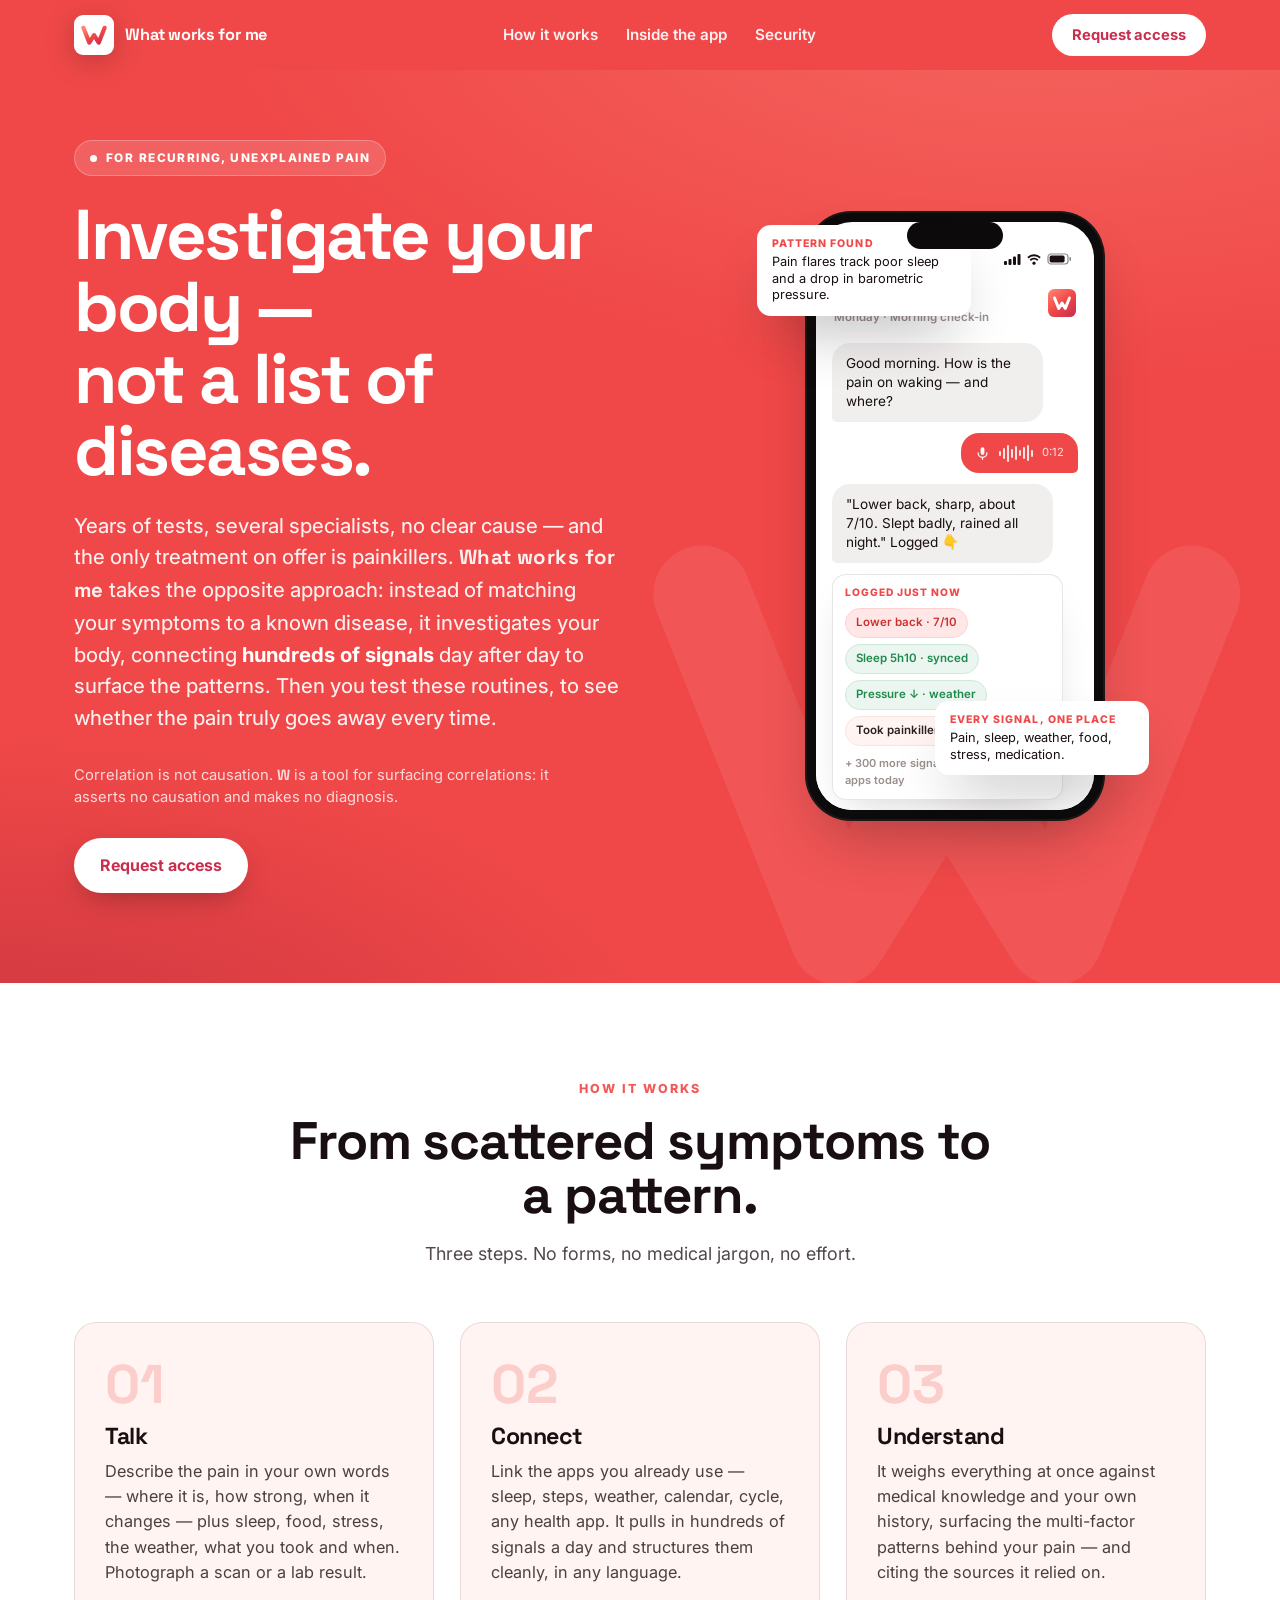
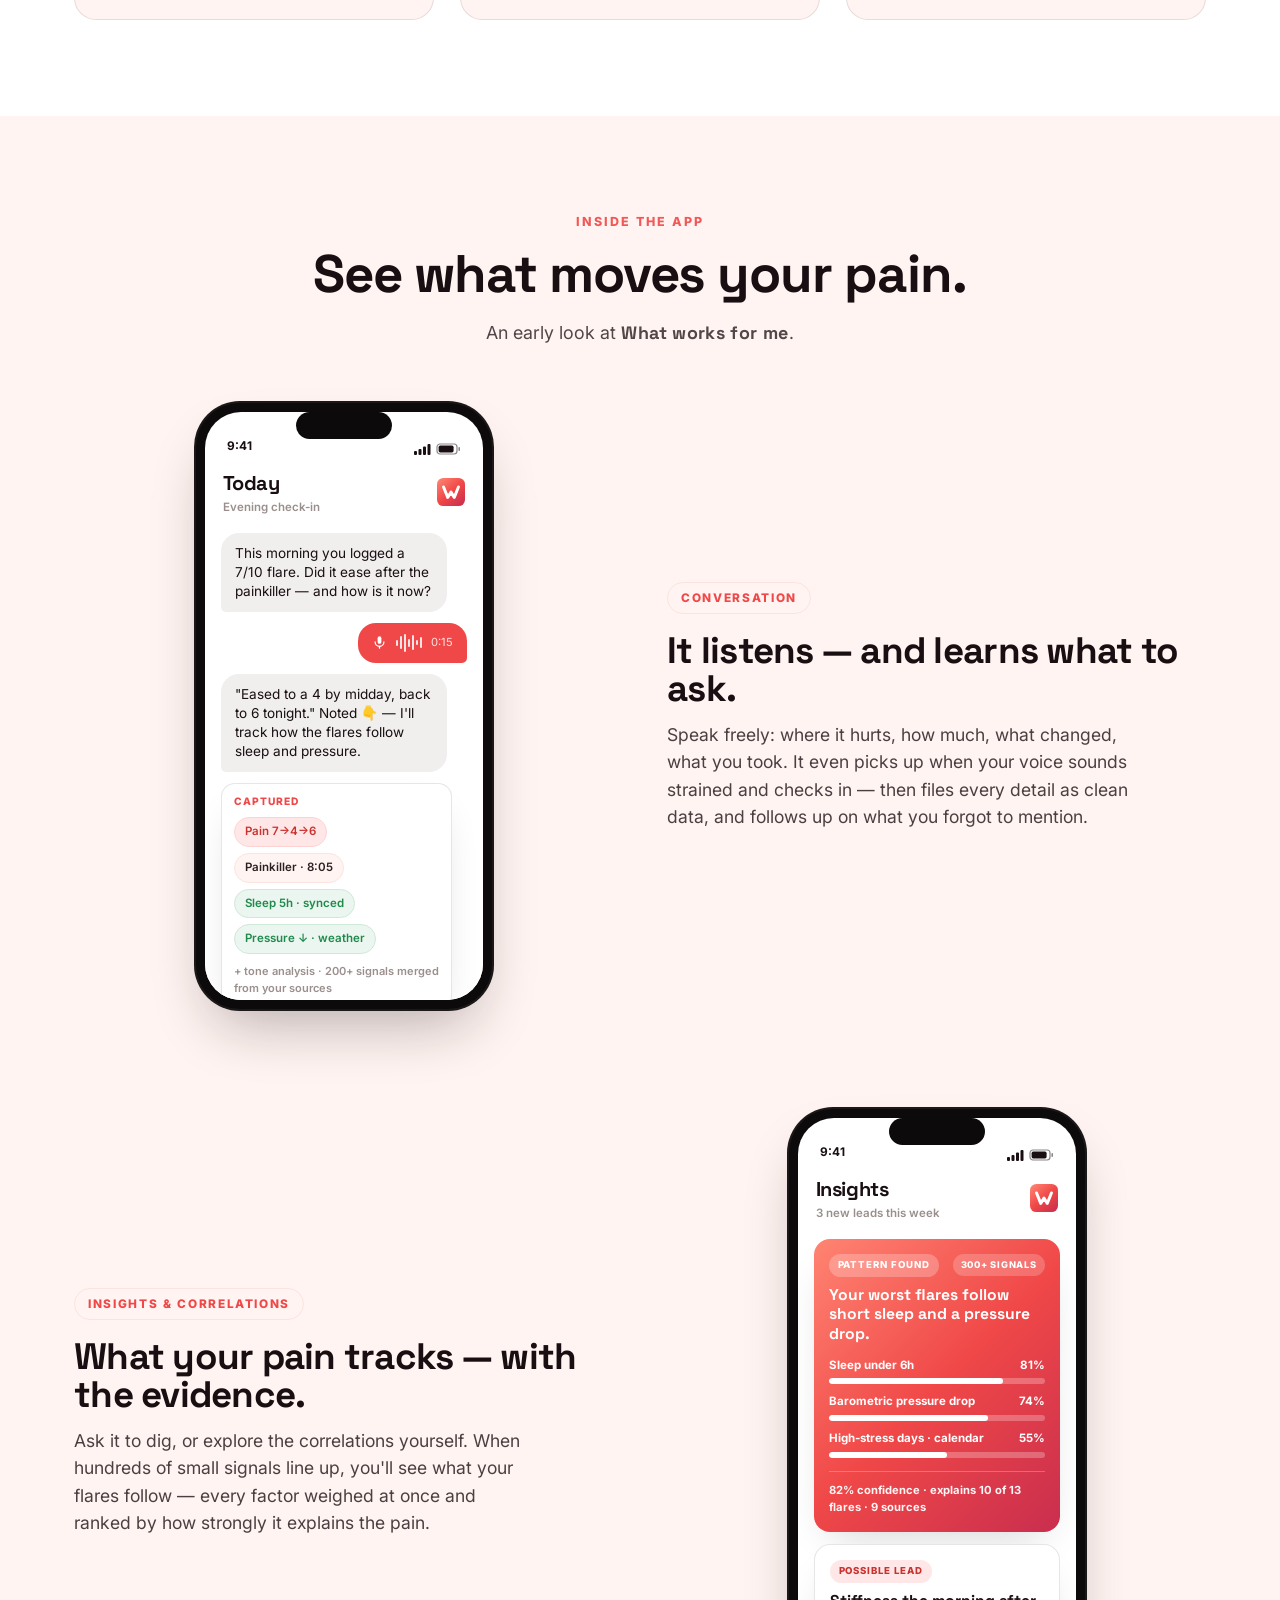
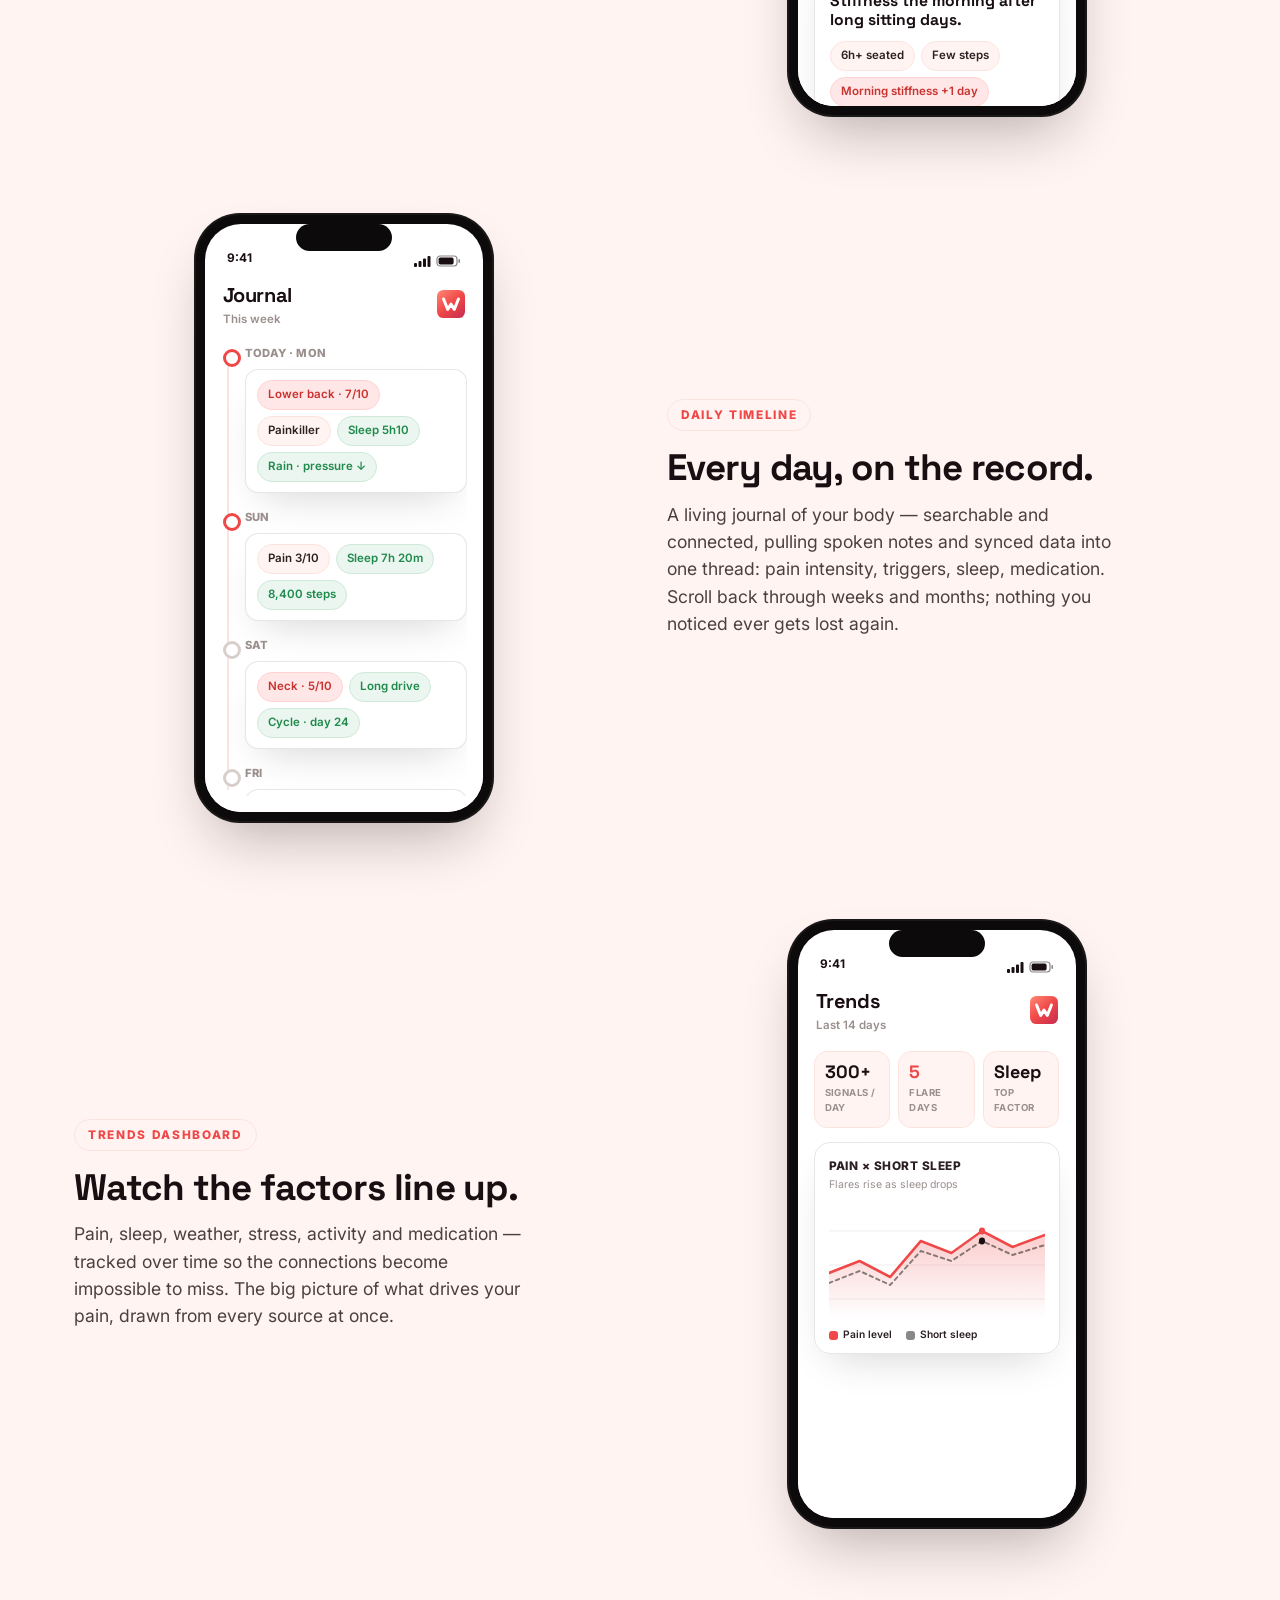
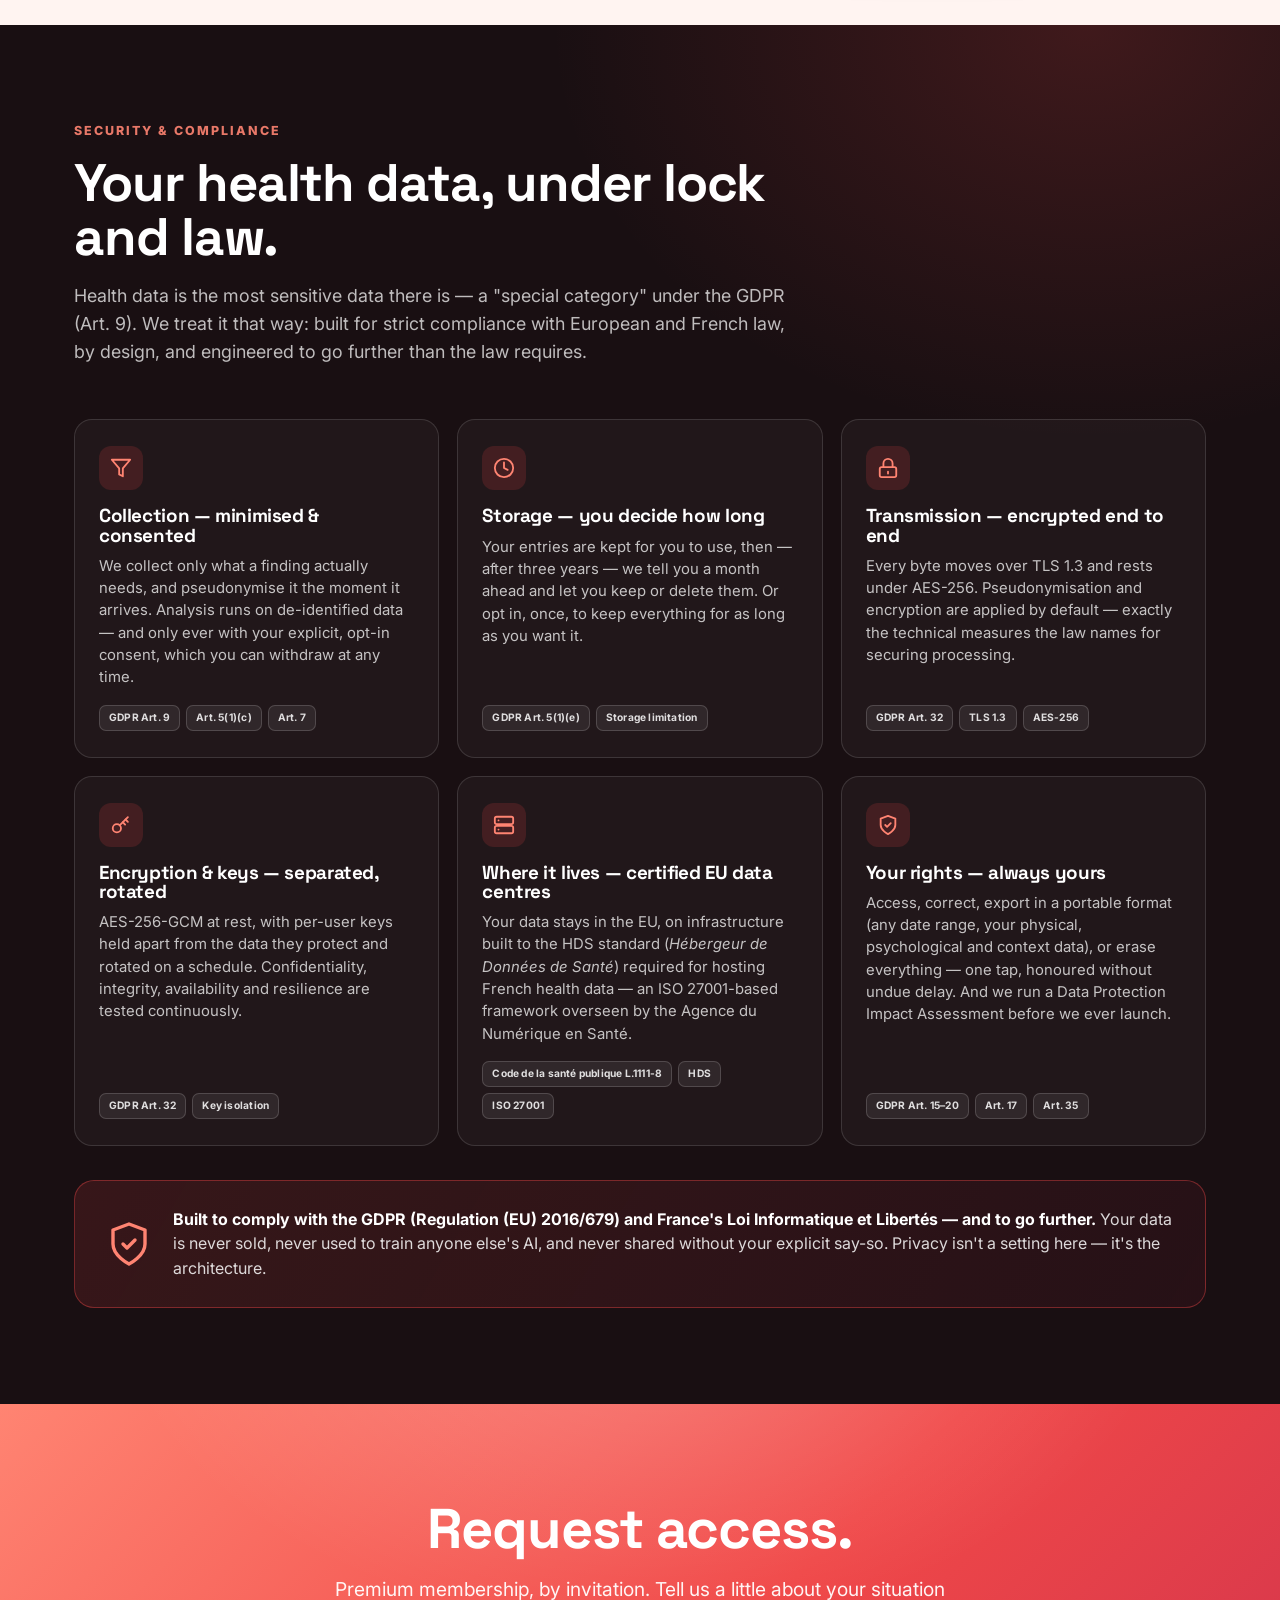
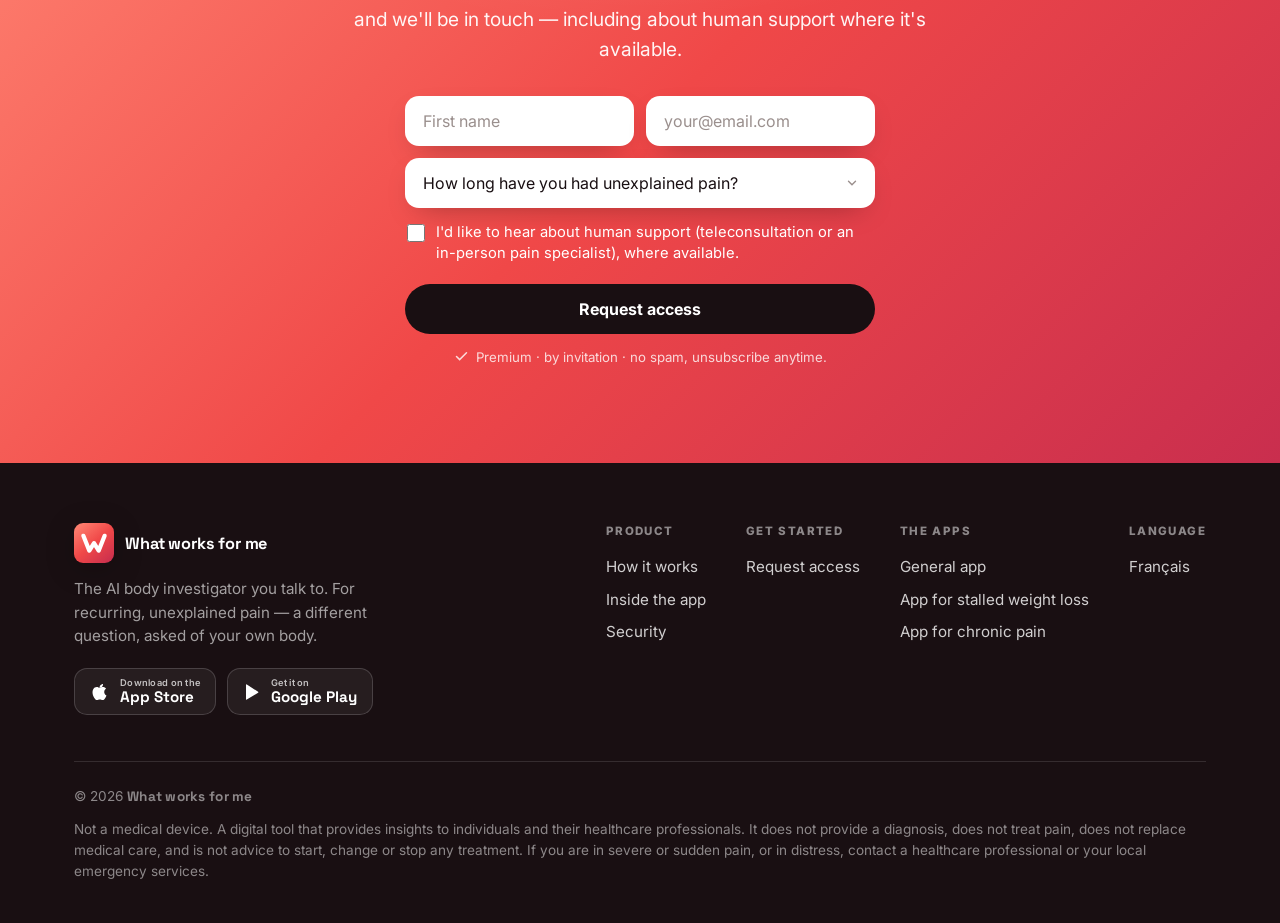
<file: V3/index.html>
<!DOCTYPE html>
<html lang="en">
<head>
<meta charset="UTF-8">
<meta name="viewport" content="width=device-width, initial-scale=1.0">
<title>What works for me — Investigate your body, not a list of diseases</title>
<meta name="description" content="For recurring, unexplained pain. When the tests are normal and the only answer is painkillers, What works for me takes the opposite approach: an AI that investigates your body, connecting hundreds of signals to find the patterns behind your pain. Insights for you and your doctor.">
<meta name="theme-color" content="#F04848">
<meta property="og:type" content="website">
<meta property="og:title" content="What works for me — Investigate your body, not a list of diseases">
<meta property="og:description" content="For recurring, unexplained pain. Instead of matching your symptoms to a known disease, it investigates your body — connecting hundreds of signals to surface the patterns behind your pain. Insights for you and your doctor.">
<meta property="og:url" content="https://w.shoette.com/V3/">
<!-- Favicons -->
<link rel="icon" href="/favicon.ico" sizes="32x32">
<link rel="icon" href="/favicon.svg" type="image/svg+xml">
<link rel="apple-touch-icon" href="/apple-touch-icon.png">
<link rel="manifest" href="/site.webmanifest">
<link rel="preconnect" href="https://fonts.googleapis.com">
<link rel="preconnect" href="https://fonts.gstatic.com" crossorigin>
<link href="https://fonts.googleapis.com/css2?family=Space+Grotesk:wght@500;600;700&family=Inter:wght@400;500;600;700;800;900&display=swap" rel="stylesheet">
<style>
  :root{
    --red:#F04848;
    --red-bright:#FF8472;
    --red-deep:#C92E4E;
    --red-700:#A8243F;
    --grad:linear-gradient(135deg,#FF8472 0%,#F04848 50%,#C92E4E 100%);
    --ink:#190F12;
    --ink-soft:#2C2023;
    --paper:#ffffff;
    --cream:#FFF4F1;
    --cream-2:#FCE4DE;
    --line:rgba(25,15,18,.10);
    --shadow:0 30px 60px -20px rgba(25,15,18,.32);
    --shadow-soft:0 18px 40px -18px rgba(25,15,18,.20);
    --maxw:1180px;
    --r:18px;
  }
  *{box-sizing:border-box;margin:0;padding:0}
  html{scroll-behavior:smooth;-webkit-text-size-adjust:100%}
  body{
    font-family:'Inter',system-ui,-apple-system,Segoe UI,Roboto,sans-serif;
    color:var(--ink);background:var(--paper);
    line-height:1.55;-webkit-font-smoothing:antialiased;text-rendering:optimizeLegibility;
    overflow-x:hidden;
  }
  h1,h2,h3,.display{font-family:'Space Grotesk','Inter',sans-serif;line-height:1.02;letter-spacing:-.02em;font-weight:700}
  /* brand wordmark: render the product name in the header typeface wherever it appears in body copy */
  .brandname{font-family:'Space Grotesk','Inter',sans-serif;font-weight:700;letter-spacing:.02em}
  a{color:inherit;text-decoration:none}
  img,svg{display:block}
  .wrap{width:100%;max-width:var(--maxw);margin:0 auto;padding:0 24px}
  .eyebrow{font-family:'Inter';font-weight:800;font-size:.78rem;letter-spacing:.16em;text-transform:uppercase;opacity:.9}

  /* logo mark */
  .logo{width:40px;height:40px;flex:0 0 auto;filter:drop-shadow(0 6px 14px rgba(0,0,0,.20))}
  .mini-w{width:28px;height:28px;flex:0 0 auto}

  /* buttons */
  .btn{display:inline-flex;align-items:center;justify-content:center;gap:.5em;
    font-family:'Inter';font-weight:700;font-size:1rem;border:none;cursor:pointer;
    padding:15px 26px;border-radius:999px;transition:transform .18s ease,box-shadow .18s ease,background .18s ease,color .18s ease;
    white-space:nowrap;text-align:center}
  .btn:active{transform:translateY(1px)}
  .btn--light{background:#fff;color:var(--red-deep);box-shadow:0 10px 30px -10px rgba(0,0,0,.35)}
  .btn--light:hover{transform:translateY(-2px);box-shadow:0 16px 36px -10px rgba(0,0,0,.45)}
  .btn--dark{background:var(--ink);color:#fff}
  .btn--dark:hover{transform:translateY(-2px);background:#000}
  .btn--red{background:var(--red);color:#fff;box-shadow:0 14px 30px -12px rgba(240,72,72,.7)}
  .btn--red:hover{transform:translateY(-2px);background:var(--red-deep)}
  .btn--ghost{background:transparent;color:#fff;border:1.5px solid rgba(255,255,255,.4)}
  .btn--ghost:hover{background:rgba(255,255,255,.1);border-color:#fff}
  .hero__note{margin-top:4px;margin-bottom:30px;font-size:.92rem;line-height:1.5;color:rgba(255,255,255,.8);max-width:58ch}

  /* nav */
  header.nav{position:sticky;top:0;z-index:50;background:var(--red);transition:box-shadow .25s ease}
  header.nav.scrolled{box-shadow:0 10px 30px -16px rgba(0,0,0,.5)}
  .nav__in{display:flex;align-items:center;justify-content:space-between;height:70px}
  .brand{display:flex;align-items:center;gap:11px;color:#fff;font-weight:800;font-family:'Space Grotesk'}
  .brand b{font-size:1.02rem;letter-spacing:-.01em}
  .nav__links{display:flex;align-items:center;gap:28px}
  .nav__links a{color:rgba(255,255,255,.92);font-weight:600;font-size:.95rem;transition:opacity .15s}
  .nav__links a:hover{opacity:.7}
  .nav__cta{background:#fff;color:var(--red-deep);padding:10px 20px;border-radius:999px;font-weight:700;font-size:.92rem;transition:transform .15s}
  .nav__cta:hover{transform:translateY(-1px)}

  /* hero */
  .hero{position:relative;background:var(--red);color:#fff;overflow:hidden;padding:70px 0 90px}
  .hero::before{content:"";position:absolute;inset:0;
    background:radial-gradient(120% 80% at 82% -10%,rgba(255,170,150,.30),transparent 55%),
               radial-gradient(90% 70% at 0% 115%,rgba(120,15,45,.34),transparent 60%)}
  .hero__w{position:absolute;right:-10%;bottom:-26%;width:72vw;height:72vw;opacity:.07;pointer-events:none;user-select:none}
  .hero__grid{position:relative;display:grid;grid-template-columns:1.08fr .92fr;gap:40px;align-items:center}
  .hero__eyebrow{display:inline-flex;align-items:center;gap:9px;background:rgba(255,255,255,.14);
    border:1px solid rgba(255,255,255,.25);padding:8px 15px;border-radius:999px;font-size:.74rem;
    font-weight:800;letter-spacing:.12em;text-transform:uppercase;margin-bottom:24px;backdrop-filter:blur(4px)}
  .hero__eyebrow .dot{width:7px;height:7px;border-radius:50%;background:#fff;animation:pulse 2s infinite}
  @keyframes pulse{0%,100%{opacity:1}50%{opacity:.3}}
  .hero h1{font-size:clamp(2.5rem,5.6vw,4.4rem);margin-bottom:22px;letter-spacing:-.035em}
  .hero h1 .q{display:block}
  .hero p.lede{font-size:clamp(1.05rem,1.7vw,1.28rem);max-width:42ch;color:rgba(255,255,255,.92);font-weight:450;margin-bottom:30px}
  .hero p.lede b{font-weight:700;color:#fff}

  .waitlist{display:flex;gap:10px;max-width:480px;flex-wrap:wrap}
  .waitlist input[type=email],.waitlist input[type=text].fld{flex:1;min-width:180px;border:none;border-radius:999px;padding:15px 22px;
    font-family:'Inter';font-size:1rem;color:var(--ink);background:#fff;outline:none;box-shadow:0 10px 30px -14px rgba(0,0,0,.4)}
  .waitlist input::placeholder{color:#9a8f8d}
  .waitlist .btn{flex:0 0 auto}
  .form-note{margin-top:13px;font-size:.83rem;color:rgba(255,255,255,.8);display:flex;align-items:center;gap:7px}
  .form-success{display:none;align-items:center;gap:11px;background:rgba(255,255,255,.15);
    border:1px solid rgba(255,255,255,.3);padding:15px 20px;border-radius:16px;max-width:480px;font-weight:600}
  .form-success svg{flex:0 0 auto}
  .is-done .waitlist{display:none}
  .is-done .applyform{display:none}
  .is-done .form-note{display:none}
  .is-done .form-success{display:flex}

  .hero__phone{justify-self:center;position:relative}
  .hero__badge{position:absolute;z-index:5;background:#fff;color:var(--ink);border-radius:14px;
    padding:12px 15px;box-shadow:var(--shadow);font-size:.8rem;line-height:1.3;max-width:214px}
  .hero__badge .k{font-weight:800;font-size:.66rem;letter-spacing:.1em;text-transform:uppercase;color:var(--red);display:block;margin-bottom:3px}
  .hero__badge.b1{top:14px;left:-48px}
  .hero__badge.b2{bottom:46px;right:-44px}

  /* section base */
  section{padding:96px 0}
  .sec-head{max-width:720px;margin-bottom:54px}
  .sec-head.center{margin-left:auto;margin-right:auto;text-align:center}
  .sec-head .eyebrow{color:var(--red);margin-bottom:16px;display:block}
  .sec-head h2{font-size:clamp(2rem,4.4vw,3.3rem);margin-bottom:18px}
  .sec-head p{font-size:1.12rem;color:var(--ink-soft);opacity:.82}

  /* approach contrast band */
  .compare{background:var(--ink);color:#fff;position:relative;overflow:hidden}
  .compare::before{content:"";position:absolute;inset:0;background:radial-gradient(70% 60% at 85% 0%,rgba(240,72,72,.16),transparent 60%);pointer-events:none}
  .compare .wrap{position:relative}
  .compare .sec-head{margin-bottom:42px}
  .compare .sec-head h2{color:#fff}
  .compare .sec-head .eyebrow{color:var(--red-bright)}
  .compare .sec-head p{color:rgba(255,255,255,.74);opacity:1}
  .compare-grid{display:grid;grid-template-columns:1fr 1fr;gap:20px}
  .appr{border-radius:22px;padding:30px 28px;border:1px solid rgba(255,255,255,.14);background:rgba(255,255,255,.03)}
  .appr.new{border-color:rgba(240,72,72,.55);background:rgba(240,72,72,.08)}
  .appr .ak{font-weight:800;font-size:.68rem;letter-spacing:.14em;text-transform:uppercase;color:rgba(255,255,255,.55);margin-bottom:12px}
  .appr.new .ak{color:var(--red-bright)}
  .appr h3{font-size:1.4rem;margin-bottom:18px;color:#fff}
  .appr ul{list-style:none;display:flex;flex-direction:column;gap:13px}
  .appr li{display:flex;gap:11px;align-items:flex-start;font-size:1rem;color:rgba(255,255,255,.82);line-height:1.45}
  .appr li svg{flex:0 0 auto;margin-top:3px}
  .appr.old li svg{color:rgba(255,255,255,.38)}
  .appr.new li svg{color:var(--red-bright)}
  .compare-note{margin-top:28px;font-size:.95rem;line-height:1.55;color:rgba(255,255,255,.62);max-width:74ch}

  /* problem */
  .problem{background:var(--ink);color:#fff}
  .problem .eyebrow{color:var(--red-bright)}
  .problem h2{font-size:clamp(2.1rem,4.6vw,3.5rem);max-width:18ch;margin-bottom:46px}
  .qgrid{display:grid;grid-template-columns:repeat(2,1fr);gap:18px;margin-bottom:46px}
  .qcard{border:1px solid rgba(255,255,255,.14);border-radius:var(--r);padding:26px;
    font-family:'Space Grotesk';font-weight:600;font-size:clamp(1.2rem,2.3vw,1.7rem);letter-spacing:-.02em;
    display:flex;align-items:center;gap:16px;background:rgba(255,255,255,.03);transition:border-color .2s,background .2s}
  .qcard:hover{border-color:var(--red);background:rgba(240,72,72,.08)}
  .qcard span{color:var(--red-bright);font-size:1.5em;line-height:0}
  .problem .punch{font-size:1.2rem;max-width:64ch;color:rgba(255,255,255,.82)}
  .problem .punch b{color:#fff}

  /* how it works */
  .steps{display:grid;grid-template-columns:repeat(3,1fr);gap:26px}
  .step{padding:34px 30px;border-radius:22px;background:var(--cream);border:1px solid var(--line);position:relative;overflow:hidden}
  .step:hover{box-shadow:var(--shadow-soft)}
  .step__n{font-family:'Space Grotesk';font-weight:700;font-size:3.4rem;color:var(--red);opacity:.22;line-height:1;margin-bottom:14px}
  .step h3{font-size:1.45rem;margin-bottom:10px}
  .step p{color:var(--ink-soft);opacity:.85;font-size:1.02rem}

  /* sources / inputs */
  #sources{background:var(--cream)}
  .sources-grid{display:grid;grid-template-columns:repeat(3,1fr);gap:20px}
  .source-card{padding:28px 26px;border-radius:20px;border:1px solid var(--line);background:#fff;transition:transform .2s,box-shadow .2s}
  .source-card:hover{transform:translateY(-4px);box-shadow:var(--shadow-soft)}
  .source-ic{width:50px;height:50px;border-radius:14px;background:var(--cream);color:var(--red);display:grid;place-items:center;margin-bottom:18px}
  .source-card h3{font-size:1.18rem;margin-bottom:9px}
  .source-card p{font-size:.97rem;color:var(--ink-soft);opacity:.86}
  .source-card em{font-style:normal;font-weight:700;color:var(--red-deep)}
  .sources-note{text-align:center;max-width:30ch;margin:52px auto 0;font-family:'Space Grotesk';font-weight:600;
    font-size:clamp(1.25rem,2.8vw,1.8rem);letter-spacing:-.02em;color:var(--ink);line-height:1.18;max-width:26em}
  .sources-note b{color:var(--red-deep)}

  /* showcase */
  .showcase{background:var(--cream)}
  .feature-row{display:grid;grid-template-columns:1fr 1fr;gap:54px;align-items:center;margin-bottom:96px}
  .feature-row:last-child{margin-bottom:0}
  .feature-row:nth-child(even) .feature-row__media{order:-1}
  .feature-row__copy .tag{display:inline-block;font-weight:800;font-size:.74rem;letter-spacing:.14em;
    text-transform:uppercase;color:var(--red);background:var(--cream);border:1px solid var(--cream-2);padding:6px 13px;border-radius:999px;margin-bottom:18px}
  .feature-row__copy h3{font-size:clamp(1.6rem,3.2vw,2.3rem);margin-bottom:14px}
  .feature-row__copy p{font-size:1.1rem;color:var(--ink-soft);opacity:.85;max-width:42ch}
  .feature-row__media{display:flex;justify-content:center}

  /* phone */
  .phone{width:300px;height:610px;background:#0c0a0a;border-radius:46px;padding:11px;
    box-shadow:var(--shadow),inset 0 0 0 2px rgba(255,255,255,.06);position:relative;flex:0 0 auto}
  .phone__screen{position:relative;width:100%;height:100%;background:#fff;border-radius:36px;overflow:hidden;display:flex;flex-direction:column}
  .island{position:absolute;top:11px;left:50%;transform:translateX(-50%);width:96px;height:27px;background:#0c0a0a;border-radius:999px;z-index:20}
  .statusbar{height:50px;flex:0 0 auto;display:flex;align-items:flex-end;justify-content:space-between;
    padding:0 22px 7px;font-size:.74rem;font-weight:700;color:var(--ink);font-family:'Inter'}
  .statusbar .icons{display:flex;align-items:center;gap:5px}
  .float{animation:float 6s ease-in-out infinite}
  @keyframes float{0%,100%{transform:translateY(0)}50%{transform:translateY(-12px)}}

  .app{flex:1;display:flex;flex-direction:column;min-height:0;background:#fff}
  .app__top{padding:6px 18px 12px;display:flex;align-items:center;justify-content:space-between;flex:0 0 auto}
  .app__top .ttl{font-family:'Space Grotesk';font-weight:700;font-size:1.25rem;letter-spacing:-.02em}
  .app__top .sub{font-size:.72rem;color:#9a8f8d;font-weight:600}
  .app__body{flex:1;min-height:0;overflow:hidden;padding:4px 16px 16px}

  /* chat */
  .chat{display:flex;flex-direction:column;gap:11px;height:100%}
  .bubble{max-width:86%;padding:11px 14px;border-radius:18px;font-size:.85rem;line-height:1.4}
  .bubble.bot{background:#F1EEEE;color:var(--ink);border-bottom-left-radius:5px;align-self:flex-start}
  .bubble.me{background:var(--red);color:#fff;border-bottom-right-radius:5px;align-self:flex-end}
  .bubble.me.voice{display:flex;align-items:center;gap:9px}
  .wave{display:flex;align-items:center;gap:2px;height:18px}
  .wave i{width:2px;background:rgba(255,255,255,.85);border-radius:2px;display:block}
  .logged{background:#fff;border:1px solid var(--line);border-radius:14px;padding:10px 12px;align-self:flex-start;max-width:94%;box-shadow:var(--shadow-soft)}
  .logged .lh{font-size:.64rem;font-weight:800;letter-spacing:.1em;text-transform:uppercase;color:var(--red);margin-bottom:7px}
  .chips{display:flex;flex-wrap:wrap;gap:6px}
  .chip{font-size:.72rem;font-weight:600;padding:5px 10px;border-radius:999px;background:var(--cream);color:var(--ink-soft);border:1px solid var(--cream-2)}
  .chip.alert{background:#FFE7E7;color:#C9322E;border-color:#ffd2d2}
  .chip.sync{background:#EAF6EF;color:#1f8a4c;border-color:#cfe9d9}
  .logged-more{margin-top:9px;font-size:.69rem;font-weight:600;color:#9a8f8d}
  .composer{margin-top:auto;display:flex;align-items:center;gap:10px;padding-top:6px}
  .composer .pill{flex:1;height:42px;border-radius:999px;background:#F1EEEE;display:flex;align-items:center;padding:0 16px;color:#9a8f8d;font-size:.82rem}
  .mic{width:46px;height:46px;border-radius:50%;background:var(--red);display:grid;place-items:center;flex:0 0 auto;box-shadow:0 10px 22px -8px rgba(240,72,72,.8);position:relative}
  .mic::after{content:"";position:absolute;inset:-6px;border-radius:50%;border:2px solid rgba(240,72,72,.35);animation:ring 2s infinite}
  @keyframes ring{0%{transform:scale(.8);opacity:.9}100%{transform:scale(1.4);opacity:0}}

  /* insights */
  .insight-card{border-radius:16px;padding:15px;margin-bottom:12px;border:1px solid var(--line);background:#fff;box-shadow:var(--shadow-soft)}
  .insight-card.hero-find{background:var(--grad);color:#fff;border:none}
  .ic-top{display:flex;align-items:center;gap:8px;margin-bottom:9px}
  .ic-badge{font-size:.6rem;font-weight:800;letter-spacing:.1em;text-transform:uppercase;padding:4px 9px;border-radius:999px;background:rgba(255,255,255,.24);color:#fff}
  .insight-card.lead .ic-badge{background:#FFE7E7;color:#C9322E}
  .ic-scan{margin-left:auto;font-size:.58rem;font-weight:800;letter-spacing:.08em;text-transform:uppercase;background:rgba(255,255,255,.2);color:#fff;padding:4px 8px;border-radius:999px}
  .ic-title{font-family:'Space Grotesk';font-weight:700;font-size:.98rem;line-height:1.25}
  .insight-card.lead .ic-title{color:var(--ink)}
  .factors{margin-top:12px;display:flex;flex-direction:column;gap:9px}
  .factor .frow{display:flex;justify-content:space-between;font-size:.72rem;font-weight:700;margin-bottom:4px;color:#fff}
  .factor .fbar{height:6px;border-radius:999px;background:rgba(255,255,255,.25);overflow:hidden}
  .factor .fbar i{display:block;height:100%;background:#fff;border-radius:999px}
  .ic-foot{margin-top:13px;font-size:.7rem;font-weight:700;color:rgba(255,255,255,.95);border-top:1px solid rgba(255,255,255,.25);padding-top:10px}
  .corr{margin-top:11px}
  .corr .bar{height:7px;border-radius:999px;background:#F1EEEE;overflow:hidden}
  .corr .bar i{display:block;height:100%;border-radius:999px;background:var(--red)}
  .corr .lbl{display:flex;justify-content:space-between;font-size:.66rem;font-weight:700;color:var(--ink-soft);margin-top:6px}

  /* timeline */
  .tl{position:relative;padding-left:24px;height:100%;overflow:hidden}
  .tl::before{content:"";position:absolute;left:6px;top:6px;bottom:6px;width:2px;background:var(--cream-2)}
  .tl-day{position:relative;margin-bottom:16px}
  .tl-day::before{content:"";position:absolute;left:-22px;top:4px;width:12px;height:12px;border-radius:50%;background:#fff;border:3px solid var(--red)}
  .tl-day.muted::before{border-color:#d8cfcd}
  .tl-date{font-size:.7rem;font-weight:800;letter-spacing:.04em;color:#9a8f8d;text-transform:uppercase;margin-bottom:7px}
  .tl-card{border:1px solid var(--line);border-radius:13px;padding:10px 11px;background:#fff;box-shadow:var(--shadow-soft)}

  /* dashboard */
  .metrics{display:grid;grid-template-columns:repeat(3,1fr);gap:8px;margin-bottom:14px}
  .metric{background:var(--cream);border:1px solid var(--cream-2);border-radius:13px;padding:11px 10px}
  .metric .v{font-family:'Space Grotesk';font-weight:700;font-size:1.12rem;line-height:1}
  .metric .l{font-size:.6rem;font-weight:700;color:#9a8f8d;text-transform:uppercase;letter-spacing:.05em;margin-top:5px}
  .metric .v small{font-size:.6rem;font-weight:700}
  .up{color:#1f9d55}.down{color:var(--red)}
  .chart-card{border:1px solid var(--line);border-radius:16px;padding:14px 14px 10px;box-shadow:var(--shadow-soft)}
  .chart-card .ct{font-size:.74rem;font-weight:800;letter-spacing:.04em;text-transform:uppercase;color:var(--ink-soft);margin-bottom:2px}
  .chart-card .cs{font-size:.66rem;color:#9a8f8d;margin-bottom:8px}
  .legend{display:flex;gap:14px;margin-top:8px;font-size:.64rem;font-weight:600;color:var(--ink-soft)}
  .legend i{width:9px;height:9px;border-radius:3px;display:inline-block;margin-right:5px;vertical-align:middle}

  /* human support */
  .human{background:var(--cream)}
  .human-grid{display:grid;grid-template-columns:1fr 1fr;gap:20px}
  .human-card{background:#fff;border:1px solid var(--line);border-radius:22px;padding:32px 28px;transition:transform .2s,box-shadow .2s}
  .human-card:hover{transform:translateY(-4px);box-shadow:var(--shadow-soft)}
  .human-ic{width:52px;height:52px;border-radius:14px;background:var(--cream);color:var(--red);display:grid;place-items:center;margin-bottom:18px}
  .human-card h3{font-size:1.32rem;margin-bottom:10px}
  .human-card p{color:var(--ink-soft);opacity:.86;font-size:1.02rem}
  .human-note{margin-top:22px;display:flex;align-items:center;gap:18px;border:1px solid var(--cream-2);background:#fff;border-radius:18px;padding:24px 28px;flex-wrap:wrap}
  .human-note svg{flex:0 0 auto;color:var(--red)}
  .human-note .ht{flex:1;min-width:240px}
  .human-note p{font-size:1rem;color:var(--ink-soft);line-height:1.5}
  .human-note p b{color:var(--ink)}
  .human-note .btn{flex:0 0 auto}

  /* why grid */
  #why{background:#fff}
  .why-grid{display:grid;grid-template-columns:repeat(4,1fr);gap:20px}
  .why-card{padding:30px 26px;border-radius:20px;border:1px solid var(--line);background:#fff;transition:transform .2s,box-shadow .2s}
  .why-card:hover{transform:translateY(-4px);box-shadow:var(--shadow-soft)}
  .why-ic{width:50px;height:50px;border-radius:14px;background:var(--cream);color:var(--red);display:grid;place-items:center;margin-bottom:18px}
  .why-card h3{font-size:1.2rem;margin-bottom:9px}
  .why-card p{font-size:.96rem;color:var(--ink-soft);opacity:.85}

  /* security & compliance */
  .security{background:var(--ink);color:#fff;position:relative;overflow:hidden}
  .security::before{content:"";position:absolute;inset:0;background:radial-gradient(70% 50% at 85% 0%,rgba(240,72,72,.18),transparent 60%);pointer-events:none}
  .security .wrap{position:relative}
  .security .eyebrow{color:var(--red-bright)}
  .security .sec-head h2{color:#fff}
  .security .sec-head p{color:rgba(255,255,255,.72);opacity:1}
  .law-grid{display:grid;grid-template-columns:repeat(3,1fr);gap:18px}
  .law-card{border:1px solid rgba(255,255,255,.13);border-radius:18px;padding:26px 24px;background:rgba(255,255,255,.035);
    display:flex;flex-direction:column;transition:border-color .2s,background .2s}
  .law-card:hover{border-color:rgba(240,72,72,.6);background:rgba(240,72,72,.06)}
  .law-ic{width:44px;height:44px;border-radius:12px;background:rgba(240,72,72,.16);color:var(--red-bright);display:grid;place-items:center;margin-bottom:16px}
  .law-card h3{font-size:1.18rem;margin-bottom:10px}
  .law-card p{font-size:.93rem;line-height:1.5;color:rgba(255,255,255,.74);flex:1}
  .law-refs{display:flex;flex-wrap:wrap;gap:6px;margin-top:16px}
  .ref{font-family:'Inter';font-size:.64rem;font-weight:700;letter-spacing:.02em;color:rgba(255,255,255,.85);
    background:rgba(255,255,255,.07);border:1px solid rgba(255,255,255,.16);padding:4px 9px;border-radius:7px}
  .compliance-banner{margin-top:34px;display:flex;align-items:center;gap:20px;
    border:1px solid rgba(240,72,72,.4);background:linear-gradient(120deg,rgba(240,72,72,.14),rgba(201,46,78,.08));
    border-radius:20px;padding:26px 30px}
  .compliance-banner .shield{flex:0 0 auto;width:48px;height:48px;color:var(--red-bright)}
  .compliance-banner p{font-size:1rem;line-height:1.55;color:rgba(255,255,255,.84)}
  .compliance-banner p b{color:#fff}

  /* final cta / request */
  .cta{background:var(--grad);color:#fff;text-align:center;position:relative;overflow:hidden}
  .cta::before{content:"";position:absolute;inset:0;background:radial-gradient(70% 90% at 50% -20%,rgba(255,255,255,.22),transparent 60%)}
  .cta__in{position:relative;max-width:680px;margin:0 auto}
  .cta h2{font-size:clamp(2.1rem,4.8vw,3.5rem);margin-bottom:18px}
  .cta p{font-size:1.2rem;color:rgba(255,255,255,.94);margin-bottom:32px}
  .cta .form-success{margin:0 auto}
  .cta .form-note{justify-content:center}
  .applyform{display:flex;flex-direction:column;gap:12px;max-width:470px;margin:0 auto;text-align:left}
  .applyform .row2{display:flex;gap:12px}
  .applyform .row2 .fld{flex:1;min-width:0}
  .applyform .fld{width:100%;border:none;border-radius:14px;padding:15px 18px;font-family:'Inter';font-size:1rem;
    color:var(--ink);background:#fff;outline:none;box-shadow:0 10px 30px -14px rgba(0,0,0,.4)}
  .applyform select.fld{appearance:none;-webkit-appearance:none;cursor:pointer;
    background-image:url("data:image/svg+xml,%3Csvg xmlns='http://www.w3.org/2000/svg' width='14' height='14' viewBox='0 0 24 24' fill='none' stroke='%239a8f8d' stroke-width='2.4' stroke-linecap='round'%3E%3Cpath d='M6 9l6 6 6-6'/%3E%3C/svg%3E");
    background-repeat:no-repeat;background-position:right 16px center;padding-right:40px}
  .applyform input::placeholder{color:#9a8f8d}
  .applyform .btn{width:100%;margin-top:4px}
  .checkrow{display:flex;align-items:flex-start;gap:11px;text-align:left;color:#fff;font-size:.92rem;line-height:1.4;padding:2px 2px 4px;cursor:pointer}
  .checkrow input{margin-top:2px;width:18px;height:18px;flex:0 0 auto;accent-color:var(--ink);cursor:pointer}

  /* footer */
  footer{background:var(--ink);color:#fff;padding:60px 0 40px}
  .foot{display:flex;justify-content:space-between;align-items:flex-start;gap:30px;flex-wrap:wrap}
  .foot .brand{margin-bottom:14px}
  .foot p{color:rgba(255,255,255,.6);max-width:34ch;font-size:.95rem}
  .stores{display:flex;gap:11px;flex-wrap:wrap;margin-top:20px}
  .store{display:inline-flex;align-items:center;gap:10px;background:rgba(255,255,255,.06);border:1px solid rgba(255,255,255,.16);
    color:#fff;border-radius:13px;padding:9px 15px}
  .store svg{flex:0 0 auto}
  .store .st{display:flex;flex-direction:column;line-height:1.12}
  .store .st small{font-size:.58rem;font-weight:600;opacity:.72;letter-spacing:.03em}
  .store .st b{font-family:'Space Grotesk';font-size:.95rem;font-weight:700}
  .foot__links{display:flex;gap:40px;flex-wrap:wrap}
  .foot__col h4{font-size:.72rem;letter-spacing:.12em;text-transform:uppercase;color:rgba(255,255,255,.5);margin-bottom:14px;font-family:'Inter';font-weight:800}
  .foot__col a{display:block;color:rgba(255,255,255,.8);font-size:.95rem;margin-bottom:9px;transition:color .15s}
  .foot__col a:hover{color:#fff}
  .foot__bottom{margin-top:46px;padding-top:24px;border-top:1px solid rgba(255,255,255,.12);
    display:flex;flex-direction:column;gap:12px;color:rgba(255,255,255,.5);font-size:.85rem}
  .foot__bottom .legal{max-width:none}

  /* reveal */
  .js .reveal{opacity:0;transform:translateY(26px);transition:opacity .7s cubic-bezier(.2,.7,.2,1),transform .7s cubic-bezier(.2,.7,.2,1)}
  .js .reveal.in{opacity:1;transform:none}

  /* responsive */
  @media(max-width:900px){
    .hero__grid{grid-template-columns:1fr;gap:50px}
    .hero{padding:46px 0 70px}
    .hero p.lede{max-width:46ch}
    .hero__badge{display:none}
    .nav__links{display:none}
    .compare-grid{grid-template-columns:1fr;gap:16px}
    .human-grid{grid-template-columns:1fr}
    .feature-row{grid-template-columns:1fr;gap:34px}
    .feature-row:nth-child(even) .feature-row__media{order:0}
    .feature-row__copy{text-align:center}
    .feature-row__copy p{margin-left:auto;margin-right:auto}
    .steps{grid-template-columns:1fr}
    .sources-grid{grid-template-columns:repeat(2,1fr)}
    .why-grid{grid-template-columns:repeat(2,1fr)}
    .law-grid{grid-template-columns:repeat(2,1fr)}
    .qgrid{grid-template-columns:1fr}
    .compliance-banner{flex-direction:column;text-align:center;align-items:center}
    .human-note{flex-direction:column;text-align:center}
    section{padding:72px 0}
  }
  @media(max-width:540px){
    .sources-grid{grid-template-columns:1fr}
    .why-grid{grid-template-columns:1fr}
    .law-grid{grid-template-columns:1fr}
    .waitlist{flex-direction:column}
    .waitlist .btn{width:100%}
    .applyform .row2{flex-direction:column}
    .foot{flex-direction:column}
    .phone{width:270px;height:550px}
  }
  @media(prefers-reduced-motion:reduce){
    *{animation:none!important}
    html{scroll-behavior:auto}
    .js .reveal{opacity:1;transform:none}
  }
</style>
</head>
<body>

<!-- reusable logo marks -->
<svg width="0" height="0" style="position:absolute" aria-hidden="true" focusable="false">
  <defs>
    <linearGradient id="wgrad" x1="0.08" y1="0" x2="0.92" y2="1">
      <stop offset="0" stop-color="#FF8472"/>
      <stop offset="0.5" stop-color="#F04848"/>
      <stop offset="1" stop-color="#C92E4E"/>
    </linearGradient>
    <symbol id="wmark" viewBox="0 0 512 512">
      <rect width="512" height="512" rx="116" fill="url(#wgrad)"/>
      <path d="M120 164 L196 354 L256 258 L316 354 L392 164" fill="none" stroke="#fff" stroke-width="54" stroke-linecap="round" stroke-linejoin="round"/>
    </symbol>
    <symbol id="wmarkRed" viewBox="0 0 512 512">
      <rect width="512" height="512" rx="116" fill="#fff"/>
      <path d="M120 164 L196 354 L256 258 L316 354 L392 164" fill="none" stroke="url(#wgrad)" stroke-width="54" stroke-linecap="round" stroke-linejoin="round"/>
    </symbol>
  </defs>
</svg>

<!-- NAV -->
<header class="nav" id="top">
  <div class="wrap nav__in">
    <a class="brand" href="#top">
      <svg class="logo" aria-hidden="true"><use href="#wmarkRed"/></svg>
      <b>What works for me</b>
    </a>
    <nav class="nav__links">
      <a href="#how">How it works</a>
      <a href="#app">Inside the app</a>
      <a href="#security">Security</a>
    </nav>
    <a href="#request" class="nav__cta">Request access</a>
  </div>
</header>

<!-- HERO -->
<section class="hero">
  <svg class="hero__w" viewBox="0 0 512 512" aria-hidden="true"><path d="M120 164 L196 354 L256 258 L316 354 L392 164" fill="none" stroke="#fff" stroke-width="54" stroke-linecap="round" stroke-linejoin="round"/></svg>
  <div class="wrap hero__grid">
    <div class="hero__copy">
      <span class="hero__eyebrow"><span class="dot"></span> For recurring, unexplained pain</span>
      <h1><span class="q">Investigate your body —</span><span class="q">not a list of diseases.</span></h1>
      <p class="lede">Years of tests, several specialists, no clear cause — and the only treatment on offer is painkillers. <span class="brandname">What works for me</span> takes the opposite approach: instead of matching your symptoms to a known disease, it investigates your body, connecting <b>hundreds of signals</b> day after day to surface the patterns. Then you test these routines, to see whether the pain truly goes away every time.</p>

      <p class="hero__note">Correlation is not causation. <span class="brandname">W</span> is a tool for surfacing correlations: it asserts no causation and makes no diagnosis.</p>
      <a class="btn btn--light" href="#request">Request access</a>
    </div>

    <div class="hero__phone">
      <div class="hero__badge b1"><span class="k">Pattern found</span>Pain flares track poor sleep and a drop in barometric pressure.</div>
      <div class="hero__badge b2"><span class="k">Every signal, one place</span>Pain, sleep, weather, food, stress, medication.</div>
      <!-- phone: chat -->
      <div class="phone float">
        <div class="island"></div>
        <div class="phone__screen">
          <div class="statusbar">
            <span>9:41</span>
            <span class="icons">
              <svg width="17" height="11" viewBox="0 0 17 11" fill="currentColor"><rect x="0" y="7" width="3" height="4" rx="1"/><rect x="4.5" y="5" width="3" height="6" rx="1"/><rect x="9" y="2.5" width="3" height="8.5" rx="1"/><rect x="13.5" y="0" width="3" height="11" rx="1"/></svg>
              <svg width="16" height="11" viewBox="0 0 16 11" fill="currentColor"><path d="M8 2.2c2.1 0 4 .8 5.4 2.2l1.3-1.3A9.4 9.4 0 0 0 8 .3 9.4 9.4 0 0 0 1.3 3.1l1.3 1.3A7.6 7.6 0 0 1 8 2.2Z"/><path d="M8 5.6c1.2 0 2.3.5 3.1 1.3l1.3-1.3A6 6 0 0 0 8 3.8a6 6 0 0 0-4.4 1.8l1.3 1.3A4.4 4.4 0 0 1 8 5.6Z"/><circle cx="8" cy="9.2" r="1.6"/></svg>
              <svg width="25" height="12" viewBox="0 0 25 12" fill="none"><rect x="1" y="1" width="20" height="10" rx="3" stroke="currentColor" stroke-width="1.2" opacity=".5"/><rect x="2.6" y="2.6" width="15" height="6.8" rx="1.6" fill="currentColor"/><rect x="22.4" y="4" width="1.6" height="4" rx="1" fill="currentColor" opacity=".5"/></svg>
            </span>
          </div>
          <div class="app">
            <div class="app__top">
              <div>
                <div class="ttl">Today</div>
                <div class="sub">Monday · Morning check-in</div>
              </div>
              <svg class="mini-w" aria-hidden="true"><use href="#wmark"/></svg>
            </div>
            <div class="app__body chat">
              <div class="bubble bot">Good morning. How is the pain on waking — and where?</div>
              <div class="bubble me voice">
                <svg width="15" height="15" viewBox="0 0 24 24" fill="#fff"><path d="M12 14a3 3 0 0 0 3-3V5a3 3 0 0 0-6 0v6a3 3 0 0 0 3 3Z"/><path d="M5 11a7 7 0 0 0 14 0" stroke="#fff" stroke-width="2" fill="none" stroke-linecap="round"/><path d="M12 18v3" stroke="#fff" stroke-width="2" stroke-linecap="round"/></svg>
                <span class="wave">
                  <i style="height:5px"></i><i style="height:11px"></i><i style="height:17px"></i><i style="height:9px"></i><i style="height:14px"></i><i style="height:6px"></i><i style="height:12px"></i><i style="height:16px"></i><i style="height:7px"></i>
                </span>
                <span style="font-size:.7rem;opacity:.85">0:12</span>
              </div>
              <div class="bubble bot" style="max-width:90%">"Lower back, sharp, about 7/10. Slept badly, rained all night." Logged 👇</div>
              <div class="logged">
                <div class="lh">Logged just now</div>
                <div class="chips">
                  <span class="chip alert">Lower back · 7/10</span>
                  <span class="chip sync">Sleep 5h10 · synced</span>
                  <span class="chip sync">Pressure ↓ · weather</span>
                  <span class="chip">Took painkiller · 8:05</span>
                </div>
                <div class="logged-more">+ 300 more signals synced from your apps today</div>
              </div>
              <div class="composer">
                <span class="pill">Tap to talk…</span>
                <span class="mic">
                  <svg width="20" height="20" viewBox="0 0 24 24" fill="#fff"><path d="M12 14a3 3 0 0 0 3-3V5a3 3 0 0 0-6 0v6a3 3 0 0 0 3 3Z"/><path d="M5 11a7 7 0 0 0 14 0" stroke="#fff" stroke-width="2" fill="none" stroke-linecap="round"/><path d="M12 18v3" stroke="#fff" stroke-width="2" stroke-linecap="round"/></svg>
                </span>
              </div>
            </div>
          </div>
        </div>
      </div>
    </div>
  </div>
</section>

<!-- HOW IT WORKS -->
<section id="how">
  <div class="wrap">
    <div class="sec-head center reveal">
      <span class="eyebrow">How it works</span>
      <h2>From scattered symptoms to a pattern.</h2>
      <p>Three steps. No forms, no medical jargon, no effort.</p>
    </div>
    <div class="steps">
      <div class="step reveal">
        <div class="step__n">01</div>
        <h3>Talk</h3>
        <p>Describe the pain in your own words — where it is, how strong, when it changes — plus sleep, food, stress, the weather, what you took and when. Photograph a scan or a lab result.</p>
      </div>
      <div class="step reveal">
        <div class="step__n">02</div>
        <h3>Connect</h3>
        <p>Link the apps you already use — sleep, steps, weather, calendar, cycle, any health app. It pulls in hundreds of signals a day and structures them cleanly, in any language.</p>
      </div>
      <div class="step reveal">
        <div class="step__n">03</div>
        <h3>Understand</h3>
        <p>It weighs everything at once against medical knowledge and your own history, surfacing the multi-factor patterns behind your pain — and citing the sources it relied on.</p>
      </div>
    </div>
  </div>
</section>

<!-- APP SHOWCASE -->
<section class="showcase" id="app">
  <div class="wrap">
    <div class="sec-head center reveal">
      <span class="eyebrow">Inside the app</span>
      <h2>See what moves your pain.</h2>
      <p>An early look at <span class="brandname">What works for me</span>.</p>
    </div>

    <!-- row 1: conversation -->
    <div class="feature-row reveal">
      <div class="feature-row__copy">
        <span class="tag">Conversation</span>
        <h3>It listens — and learns what to ask.</h3>
        <p>Speak freely: where it hurts, how much, what changed, what you took. It even picks up when your voice sounds strained and checks in — then files every detail as clean data, and follows up on what you forgot to mention.</p>
      </div>
      <div class="feature-row__media">
        <div class="phone">
          <div class="island"></div>
          <div class="phone__screen">
            <div class="statusbar"><span>9:41</span><span class="icons"><svg width="17" height="11" viewBox="0 0 17 11" fill="currentColor"><rect x="0" y="7" width="3" height="4" rx="1"/><rect x="4.5" y="5" width="3" height="6" rx="1"/><rect x="9" y="2.5" width="3" height="8.5" rx="1"/><rect x="13.5" y="0" width="3" height="11" rx="1"/></svg><svg width="25" height="12" viewBox="0 0 25 12" fill="none"><rect x="1" y="1" width="20" height="10" rx="3" stroke="currentColor" stroke-width="1.2" opacity=".5"/><rect x="2.6" y="2.6" width="15" height="6.8" rx="1.6" fill="currentColor"/><rect x="22.4" y="4" width="1.6" height="4" rx="1" fill="currentColor" opacity=".5"/></svg></span></div>
            <div class="app">
              <div class="app__top"><div><div class="ttl">Today</div><div class="sub">Evening check-in</div></div><svg class="mini-w" aria-hidden="true"><use href="#wmark"/></svg></div>
              <div class="app__body chat">
                <div class="bubble bot" style="max-width:92%">This morning you logged a 7/10 flare. Did it ease after the painkiller — and how is it now?</div>
                <div class="bubble me voice">
                  <svg width="15" height="15" viewBox="0 0 24 24" fill="#fff"><path d="M12 14a3 3 0 0 0 3-3V5a3 3 0 0 0-6 0v6a3 3 0 0 0 3 3Z"/><path d="M5 11a7 7 0 0 0 14 0" stroke="#fff" stroke-width="2" fill="none" stroke-linecap="round"/><path d="M12 18v3" stroke="#fff" stroke-width="2" stroke-linecap="round"/></svg>
                  <span class="wave"><i style="height:6px"></i><i style="height:13px"></i><i style="height:18px"></i><i style="height:8px"></i><i style="height:15px"></i><i style="height:5px"></i><i style="height:11px"></i></span>
                  <span style="font-size:.7rem;opacity:.85">0:15</span>
                </div>
                <div class="bubble bot" style="max-width:92%">"Eased to a 4 by midday, back to 6 tonight." Noted 👇 — I'll track how the flares follow sleep and pressure.</div>
                <div class="logged">
                  <div class="lh">Captured</div>
                  <div class="chips"><span class="chip alert">Pain 7→4→6</span><span class="chip">Painkiller · 8:05</span><span class="chip sync">Sleep 5h · synced</span><span class="chip sync">Pressure ↓ · weather</span></div>
                  <div class="logged-more">+ tone analysis · 200+ signals merged from your sources</div>
                </div>
                <div class="composer"><span class="pill">Tap to talk…</span><span class="mic"><svg width="20" height="20" viewBox="0 0 24 24" fill="#fff"><path d="M12 14a3 3 0 0 0 3-3V5a3 3 0 0 0-6 0v6a3 3 0 0 0 3 3Z"/><path d="M5 11a7 7 0 0 0 14 0" stroke="#fff" stroke-width="2" fill="none" stroke-linecap="round"/><path d="M12 18v3" stroke="#fff" stroke-width="2" stroke-linecap="round"/></svg></span></div>
              </div>
            </div>
          </div>
        </div>
      </div>
    </div>

    <!-- row 2: insights -->
    <div class="feature-row reveal">
      <div class="feature-row__copy">
        <span class="tag">Insights &amp; correlations</span>
        <h3>What your pain tracks — with the evidence.</h3>
        <p>Ask it to dig, or explore the correlations yourself. When hundreds of small signals line up, you'll see what your flares follow — every factor weighed at once and ranked by how strongly it explains the pain.</p>
      </div>
      <div class="feature-row__media">
        <div class="phone">
          <div class="island"></div>
          <div class="phone__screen">
            <div class="statusbar"><span>9:41</span><span class="icons"><svg width="17" height="11" viewBox="0 0 17 11" fill="currentColor"><rect x="0" y="7" width="3" height="4" rx="1"/><rect x="4.5" y="5" width="3" height="6" rx="1"/><rect x="9" y="2.5" width="3" height="8.5" rx="1"/><rect x="13.5" y="0" width="3" height="11" rx="1"/></svg><svg width="25" height="12" viewBox="0 0 25 12" fill="none"><rect x="1" y="1" width="20" height="10" rx="3" stroke="currentColor" stroke-width="1.2" opacity=".5"/><rect x="2.6" y="2.6" width="15" height="6.8" rx="1.6" fill="currentColor"/><rect x="22.4" y="4" width="1.6" height="4" rx="1" fill="currentColor" opacity=".5"/></svg></span></div>
            <div class="app">
              <div class="app__top"><div><div class="ttl">Insights</div><div class="sub">3 new leads this week</div></div><svg class="mini-w" aria-hidden="true"><use href="#wmark"/></svg></div>
              <div class="app__body">
                <div class="insight-card hero-find">
                  <div class="ic-top"><span class="ic-badge">Pattern found</span><span class="ic-scan">300+ signals</span></div>
                  <div class="ic-title">Your worst flares follow short sleep and a pressure drop.</div>
                  <div class="factors">
                    <div class="factor"><div class="frow"><span>Sleep under 6h</span><span>81%</span></div><div class="fbar"><i style="width:81%"></i></div></div>
                    <div class="factor"><div class="frow"><span>Barometric pressure drop</span><span>74%</span></div><div class="fbar"><i style="width:74%"></i></div></div>
                    <div class="factor"><div class="frow"><span>High-stress days · calendar</span><span>55%</span></div><div class="fbar"><i style="width:55%"></i></div></div>
                  </div>
                  <div class="ic-foot">82% confidence · explains 10 of 13 flares · 9 sources</div>
                </div>
                <div class="insight-card lead">
                  <div class="ic-top"><span class="ic-badge">Possible lead</span></div>
                  <div class="ic-title">Stiffness the morning after long sitting days.</div>
                  <div class="chips" style="margin-top:10px"><span class="chip">6h+ seated</span><span class="chip">Few steps</span><span class="chip alert">Morning stiffness +1 day</span></div>
                  <div class="corr"><div class="bar"><i style="width:73%"></i></div><div class="lbl"><span>Combined signal</span><span>r = 0.73</span></div></div>
                </div>
              </div>
            </div>
          </div>
        </div>
      </div>
    </div>

    <!-- row 3: timeline -->
    <div class="feature-row reveal">
      <div class="feature-row__copy">
        <span class="tag">Daily timeline</span>
        <h3>Every day, on the record.</h3>
        <p>A living journal of your body — searchable and connected, pulling spoken notes and synced data into one thread: pain intensity, triggers, sleep, medication. Scroll back through weeks and months; nothing you noticed ever gets lost again.</p>
      </div>
      <div class="feature-row__media">
        <div class="phone">
          <div class="island"></div>
          <div class="phone__screen">
            <div class="statusbar"><span>9:41</span><span class="icons"><svg width="17" height="11" viewBox="0 0 17 11" fill="currentColor"><rect x="0" y="7" width="3" height="4" rx="1"/><rect x="4.5" y="5" width="3" height="6" rx="1"/><rect x="9" y="2.5" width="3" height="8.5" rx="1"/><rect x="13.5" y="0" width="3" height="11" rx="1"/></svg><svg width="25" height="12" viewBox="0 0 25 12" fill="none"><rect x="1" y="1" width="20" height="10" rx="3" stroke="currentColor" stroke-width="1.2" opacity=".5"/><rect x="2.6" y="2.6" width="15" height="6.8" rx="1.6" fill="currentColor"/><rect x="22.4" y="4" width="1.6" height="4" rx="1" fill="currentColor" opacity=".5"/></svg></span></div>
            <div class="app">
              <div class="app__top"><div><div class="ttl">Journal</div><div class="sub">This week</div></div><svg class="mini-w" aria-hidden="true"><use href="#wmark"/></svg></div>
              <div class="app__body">
                <div class="tl">
                  <div class="tl-day">
                    <div class="tl-date">Today · Mon</div>
                    <div class="tl-card"><div class="chips"><span class="chip alert">Lower back · 7/10</span><span class="chip">Painkiller</span><span class="chip sync">Sleep 5h10</span><span class="chip sync">Rain · pressure ↓</span></div></div>
                  </div>
                  <div class="tl-day">
                    <div class="tl-date">Sun</div>
                    <div class="tl-card"><div class="chips"><span class="chip">Pain 3/10</span><span class="chip sync">Sleep 7h 20m</span><span class="chip sync">8,400 steps</span></div></div>
                  </div>
                  <div class="tl-day muted">
                    <div class="tl-date">Sat</div>
                    <div class="tl-card"><div class="chips"><span class="chip alert">Neck · 5/10</span><span class="chip sync">Long drive</span><span class="chip sync">Cycle · day 24</span></div></div>
                  </div>
                  <div class="tl-day muted">
                    <div class="tl-date">Fri</div>
                    <div class="tl-card"><div class="chips"><span class="chip">Pain 2/10</span><span class="chip sync">Walk 40 min</span></div></div>
                  </div>
                </div>
              </div>
            </div>
          </div>
        </div>
      </div>
    </div>

    <!-- row 4: dashboard -->
    <div class="feature-row reveal">
      <div class="feature-row__copy">
        <span class="tag">Trends dashboard</span>
        <h3>Watch the factors line up.</h3>
        <p>Pain, sleep, weather, stress, activity and medication — tracked over time so the connections become impossible to miss. The big picture of what drives your pain, drawn from every source at once.</p>
      </div>
      <div class="feature-row__media">
        <div class="phone">
          <div class="island"></div>
          <div class="phone__screen">
            <div class="statusbar"><span>9:41</span><span class="icons"><svg width="17" height="11" viewBox="0 0 17 11" fill="currentColor"><rect x="0" y="7" width="3" height="4" rx="1"/><rect x="4.5" y="5" width="3" height="6" rx="1"/><rect x="9" y="2.5" width="3" height="8.5" rx="1"/><rect x="13.5" y="0" width="3" height="11" rx="1"/></svg><svg width="25" height="12" viewBox="0 0 25 12" fill="none"><rect x="1" y="1" width="20" height="10" rx="3" stroke="currentColor" stroke-width="1.2" opacity=".5"/><rect x="2.6" y="2.6" width="15" height="6.8" rx="1.6" fill="currentColor"/><rect x="22.4" y="4" width="1.6" height="4" rx="1" fill="currentColor" opacity=".5"/></svg></span></div>
            <div class="app">
              <div class="app__top"><div><div class="ttl">Trends</div><div class="sub">Last 14 days</div></div><svg class="mini-w" aria-hidden="true"><use href="#wmark"/></svg></div>
              <div class="app__body">
                <div class="metrics">
                  <div class="metric"><div class="v">300+</div><div class="l">Signals / day</div></div>
                  <div class="metric"><div class="v down">5</div><div class="l">Flare days</div></div>
                  <div class="metric"><div class="v">Sleep</div><div class="l">Top factor</div></div>
                </div>
                <div class="chart-card">
                  <div class="ct">Pain × short sleep</div>
                  <div class="cs">Flares rise as sleep drops</div>
                  <svg width="100%" height="118" viewBox="0 0 240 118" preserveAspectRatio="none">
                    <defs>
                      <linearGradient id="g1" x1="0" y1="0" x2="0" y2="1"><stop offset="0" stop-color="#F04848" stop-opacity=".28"/><stop offset="1" stop-color="#F04848" stop-opacity="0"/></linearGradient>
                    </defs>
                    <line x1="0" y1="30" x2="240" y2="30" stroke="#eee" stroke-width="1"/>
                    <line x1="0" y1="64" x2="240" y2="64" stroke="#eee" stroke-width="1"/>
                    <line x1="0" y1="98" x2="240" y2="98" stroke="#eee" stroke-width="1"/>
                    <path d="M0,72 L34,60 L68,76 L102,40 L136,52 L170,30 L204,46 L240,34 L240,118 L0,118 Z" fill="url(#g1)"/>
                    <path d="M0,72 L34,60 L68,76 L102,40 L136,52 L170,30 L204,46 L240,34" fill="none" stroke="#F04848" stroke-width="2.6" stroke-linecap="round" stroke-linejoin="round"/>
                    <path d="M0,82 L34,70 L68,84 L102,50 L136,60 L170,40 L204,54 L240,44" fill="none" stroke="#15100F" stroke-width="2" stroke-dasharray="4 4" stroke-linecap="round" stroke-linejoin="round" opacity=".5"/>
                    <circle cx="170" cy="30" r="3.4" fill="#F04848"/>
                    <circle cx="170" cy="40" r="3.4" fill="#15100F"/>
                  </svg>
                  <div class="legend"><span><i style="background:#F04848"></i>Pain level</span><span><i style="background:#15100F;opacity:.5"></i>Short sleep</span></div>
                </div>
              </div>
            </div>
          </div>
        </div>
      </div>
    </div>
  </div>
</section>


<!-- SECURITY & COMPLIANCE -->
<section class="security" id="security">
  <div class="wrap">
    <div class="sec-head reveal">
      <span class="eyebrow">Security &amp; compliance</span>
      <h2>Your health data, under lock and law.</h2>
      <p>Health data is the most sensitive data there is — a "special category" under the GDPR (Art. 9). We treat it that way: built for strict compliance with European and French law, by design, and engineered to go further than the law requires.</p>
    </div>

    <div class="law-grid">
      <div class="law-card reveal">
        <div class="law-ic"><svg width="22" height="22" viewBox="0 0 24 24" fill="none" stroke="currentColor" stroke-width="2" stroke-linecap="round" stroke-linejoin="round"><path d="M22 3H2l8 9.46V19l4 2v-8.54L22 3z"/></svg></div>
        <h3>Collection — minimised &amp; consented</h3>
        <p>We collect only what a finding actually needs, and pseudonymise it the moment it arrives. Analysis runs on de-identified data — and only ever with your explicit, opt-in consent, which you can withdraw at any time.</p>
        <div class="law-refs"><span class="ref">GDPR Art. 9</span><span class="ref">Art. 5(1)(c)</span><span class="ref">Art. 7</span></div>
      </div>

      <div class="law-card reveal">
        <div class="law-ic"><svg width="22" height="22" viewBox="0 0 24 24" fill="none" stroke="currentColor" stroke-width="2" stroke-linecap="round" stroke-linejoin="round"><circle cx="12" cy="12" r="10"/><path d="M12 6v6l4 2"/></svg></div>
        <h3>Storage — you decide how long</h3>
        <p>Your entries are kept for you to use, then — after three years — we tell you a month ahead and let you keep or delete them. Or opt in, once, to keep everything for as long as you want it.</p>
        <div class="law-refs"><span class="ref">GDPR Art. 5(1)(e)</span><span class="ref">Storage limitation</span></div>
      </div>

      <div class="law-card reveal">
        <div class="law-ic"><svg width="22" height="22" viewBox="0 0 24 24" fill="none" stroke="currentColor" stroke-width="2" stroke-linecap="round" stroke-linejoin="round"><rect x="3" y="11" width="18" height="11" rx="2"/><path d="M7 11V7a5 5 0 0 1 10 0v4"/><path d="M12 16v2"/></svg></div>
        <h3>Transmission — encrypted end to end</h3>
        <p>Every byte moves over TLS 1.3 and rests under AES-256. Pseudonymisation and encryption are applied by default — exactly the technical measures the law names for securing processing.</p>
        <div class="law-refs"><span class="ref">GDPR Art. 32</span><span class="ref">TLS 1.3</span><span class="ref">AES-256</span></div>
      </div>

      <div class="law-card reveal">
        <div class="law-ic"><svg width="22" height="22" viewBox="0 0 24 24" fill="none" stroke="currentColor" stroke-width="2" stroke-linecap="round" stroke-linejoin="round"><circle cx="7.5" cy="15.5" r="4.5"/><path d="m10.5 12.5 9-9"/><path d="m17 6 2.5 2.5"/><path d="m14 9 2.5 2.5"/></svg></div>
        <h3>Encryption &amp; keys — separated, rotated</h3>
        <p>AES-256-GCM at rest, with per-user keys held apart from the data they protect and rotated on a schedule. Confidentiality, integrity, availability and resilience are tested continuously.</p>
        <div class="law-refs"><span class="ref">GDPR Art. 32</span><span class="ref">Key isolation</span></div>
      </div>

      <div class="law-card reveal">
        <div class="law-ic"><svg width="22" height="22" viewBox="0 0 24 24" fill="none" stroke="currentColor" stroke-width="2" stroke-linecap="round" stroke-linejoin="round"><rect x="2" y="3" width="20" height="8" rx="2"/><rect x="2" y="13" width="20" height="8" rx="2"/><path d="M6 7h.01M6 17h.01"/></svg></div>
        <h3>Where it lives — certified EU data centres</h3>
        <p>Your data stays in the EU, on infrastructure built to the HDS standard (<em>Hébergeur de Données de Santé</em>) required for hosting French health data — an ISO&nbsp;27001-based framework overseen by the Agence du Numérique en Santé.</p>
        <div class="law-refs"><span class="ref">Code de la santé publique L.1111-8</span><span class="ref">HDS</span><span class="ref">ISO 27001</span></div>
      </div>

      <div class="law-card reveal">
        <div class="law-ic"><svg width="22" height="22" viewBox="0 0 24 24" fill="none" stroke="currentColor" stroke-width="2" stroke-linecap="round" stroke-linejoin="round"><path d="M12 22s8-4 8-10V5l-8-3-8 3v7c0 6 8 10 8 10z"/><path d="m9 12 2 2 4-4"/></svg></div>
        <h3>Your rights — always yours</h3>
        <p>Access, correct, export in a portable format (any date range, your physical, psychological and context data), or erase everything — one tap, honoured without undue delay. And we run a Data Protection Impact Assessment before we ever launch.</p>
        <div class="law-refs"><span class="ref">GDPR Art. 15–20</span><span class="ref">Art. 17</span><span class="ref">Art. 35</span></div>
      </div>
    </div>

    <div class="compliance-banner reveal">
      <svg class="shield" viewBox="0 0 24 24" fill="none" stroke="currentColor" stroke-width="1.7" stroke-linecap="round" stroke-linejoin="round"><path d="M12 22s8-4 8-10V5l-8-3-8 3v7c0 6 8 10 8 10z"/><path d="m9 12 2 2 4-4"/></svg>
      <p><b>Built to comply with the GDPR (Regulation (EU) 2016/679) and France's Loi Informatique et Libertés — and to go further.</b> Your data is never sold, never used to train anyone else's AI, and never shared without your explicit say-so. Privacy isn't a setting here — it's the architecture.</p>
    </div>
  </div>
</section>

<!-- FINAL CTA / REQUEST -->
<section class="cta" id="request">
  <div class="wrap cta__in">
    <div class="reveal">
      <h2>Request access.</h2>
      <p>Premium membership, by invitation. Tell us a little about your situation and we'll be in touch — including about human support where it's available.</p>
      <form class="applyform" id="form-request" novalidate>
        <div class="row2">
          <input type="text" name="name" class="fld" placeholder="First name" aria-label="First name" required>
          <input type="email" name="email" class="fld" placeholder="your@email.com" aria-label="Email address" required>
        </div>
        <select name="pain_duration" class="fld" aria-label="How long have you had unexplained pain?">
          <option value="" selected>How long have you had unexplained pain?</option>
          <option value="lt1">Less than a year</option>
          <option value="1-3">1–3 years</option>
          <option value="3-5">3–5 years</option>
          <option value="5plus">More than 5 years</option>
          <option value="prefer-not">Prefer not to say</option>
        </select>
        <label class="checkrow">
          <input type="checkbox" name="human_support" value="yes">
          <span>I'd like to hear about human support (teleconsultation or an in-person pain specialist), where available.</span>
        </label>
        <input type="text" name="website" tabindex="-1" autocomplete="off" aria-hidden="true" style="position:absolute;left:-9999px;width:1px;height:1px;opacity:0">
        <button class="btn btn--dark" type="submit">Request access</button>
      </form>
      <div class="form-note">
        <svg width="15" height="15" viewBox="0 0 24 24" fill="none" stroke="currentColor" stroke-width="2.4" stroke-linecap="round"><path d="M20 6 9 17l-5-5"/></svg>
        Premium · by invitation · no spam, unsubscribe anytime.
      </div>
      <div class="form-success">
        <svg width="22" height="22" viewBox="0 0 24 24" fill="none" stroke="currentColor" stroke-width="2.4" stroke-linecap="round" stroke-linejoin="round"><circle cx="12" cy="12" r="10"/><path d="m8 12 3 3 5-6"/></svg>
        Request received. We'll be in touch.
      </div>
    </div>
  </div>
</section>

<!-- FOOTER -->
<footer>
  <div class="wrap">
    <div class="foot">
      <div>
        <div class="brand"><svg class="logo" aria-hidden="true"><use href="#wmark"/></svg><b>What works for me</b></div>
        <p>The AI body investigator you talk to. For recurring, unexplained pain — a different question, asked of your own body.</p>
        <div class="stores">
          <span class="store">
            <svg width="20" height="20" viewBox="0 0 24 24" fill="currentColor" aria-hidden="true"><path d="M17.05 12.04c-.03-2.6 2.12-3.85 2.22-3.91-1.21-1.77-3.1-2.02-3.77-2.04-1.6-.16-3.13.94-3.94.94-.81 0-2.07-.92-3.4-.9-1.75.03-3.36 1.02-4.26 2.58-1.82 3.16-.47 7.83 1.3 10.4.86 1.25 1.89 2.65 3.24 2.6 1.3-.05 1.79-.84 3.36-.84 1.57 0 2.01.84 3.39.81 1.4-.02 2.29-1.27 3.14-2.53.99-1.45 1.4-2.86 1.42-2.93-.03-.01-2.72-1.04-2.75-4.13z"/><path d="M14.5 5.6c.72-.87 1.2-2.08 1.07-3.28-1.03.04-2.28.69-3.02 1.55-.66.76-1.24 1.99-1.08 3.16 1.15.09 2.32-.58 3.03-1.43z"/></svg>
            <span class="st"><small>Download on the</small><b>App Store</b></span>
          </span>
          <span class="store">
            <svg width="18" height="18" viewBox="0 0 24 24" fill="currentColor" aria-hidden="true"><path d="M4 2.5v19c0 .57.63.92 1.12.62l15.04-9.12c.47-.28.47-.96 0-1.24L5.12 1.88C4.63 1.58 4 1.93 4 2.5z"/></svg>
            <span class="st"><small>Get it on</small><b>Google Play</b></span>
          </span>
        </div>
      </div>
      <div class="foot__links">
        <div class="foot__col">
          <h4>Product</h4>
          <a href="#how">How it works</a>
          <a href="#app">Inside the app</a>
          <a href="#security">Security</a>
        </div>
        <div class="foot__col">
          <h4>Get started</h4>
          <a href="#request">Request access</a>
        </div>
        <div class="foot__col">
          <h4>The apps</h4>
          <a href="/V1/">General app</a>
          <a href="/V2/">App for stalled weight loss</a>
          <a href="/V3/">App for chronic pain</a>
        </div>
        <div class="foot__col">
          <h4>Language</h4>
          <a href="/V3/fr/">Français</a>
        </div>
      </div>
    </div>
    <div class="foot__bottom">
      <span>© <span id="year">2026</span> <span class="brandname">What works for me</span></span>
      <span class="legal">Not a medical device. A digital tool that provides insights to individuals and their healthcare professionals. It does not provide a diagnosis, does not treat pain, does not replace medical care, and is not advice to start, change or stop any treatment. If you are in severe or sudden pain, or in distress, contact a healthcare professional or your local emergency services.</span>
    </div>
  </div>
</footer>

<script>
  document.documentElement.classList.add('js');
  document.getElementById('year').textContent = new Date().getFullYear();

  var nav = document.querySelector('header.nav');
  var onScroll = function(){ nav.classList.toggle('scrolled', window.scrollY > 8); };
  onScroll(); window.addEventListener('scroll', onScroll, {passive:true});

  var io = new IntersectionObserver(function(entries){
    entries.forEach(function(e){ if(e.isIntersecting){ e.target.classList.add('in'); io.unobserve(e.target);} });
  }, {threshold:.12, rootMargin:'0px 0px -40px 0px'});
  document.querySelectorAll('.reveal').forEach(function(el){ io.observe(el); });

  function wireForm(id){
    var f = document.getElementById(id);
    if(!f) return;
    var email = f.querySelector('input[type=email]');
    var name  = f.querySelector('input[name=name]');
    var btn   = f.querySelector('button[type=submit]');
    var flag  = function(el){ el.focus(); el.style.boxShadow='0 0 0 3px rgba(0,0,0,.22)'; };
    f.addEventListener('submit', function(ev){
      ev.preventDefault();
      if(!email.value || !/^[^@\s]+@[^@\s]+\.[^@\s]+$/.test(email.value)){ return flag(email); }
      if(name && !name.value.trim()){ return flag(name); }
      var reveal = function(){ var c = f.closest('.hero__copy, .cta__in, .reveal'); if(c) c.classList.add('is-done'); };
      var original = btn.textContent;
      btn.disabled = true; btn.textContent = 'Sending…';
      var data = new FormData(f);
      data.append('lang', document.documentElement.lang || 'en');
      data.append('source', id);
      fetch('/V3/request.php', { method:'POST', body:data })
        .then(function(r){ return r.ok ? r.json().catch(function(){ return {ok:true}; }) : {ok:false}; })
        .then(function(res){
          if(res && res.ok){ reveal(); }
          else { btn.disabled=false; btn.textContent=original; email.style.boxShadow='0 0 0 3px rgba(0,0,0,.25)'; }
        })
        .catch(function(){ btn.disabled=false; btn.textContent=original; email.style.boxShadow='0 0 0 3px rgba(0,0,0,.25)'; });
    });
    [email, name].forEach(function(el){ if(el) el.addEventListener('input', function(){ this.style.boxShadow=''; }); });
  }
  wireForm('form-hero');
  wireForm('form-request');
</script>
</body>
</html>
</file>
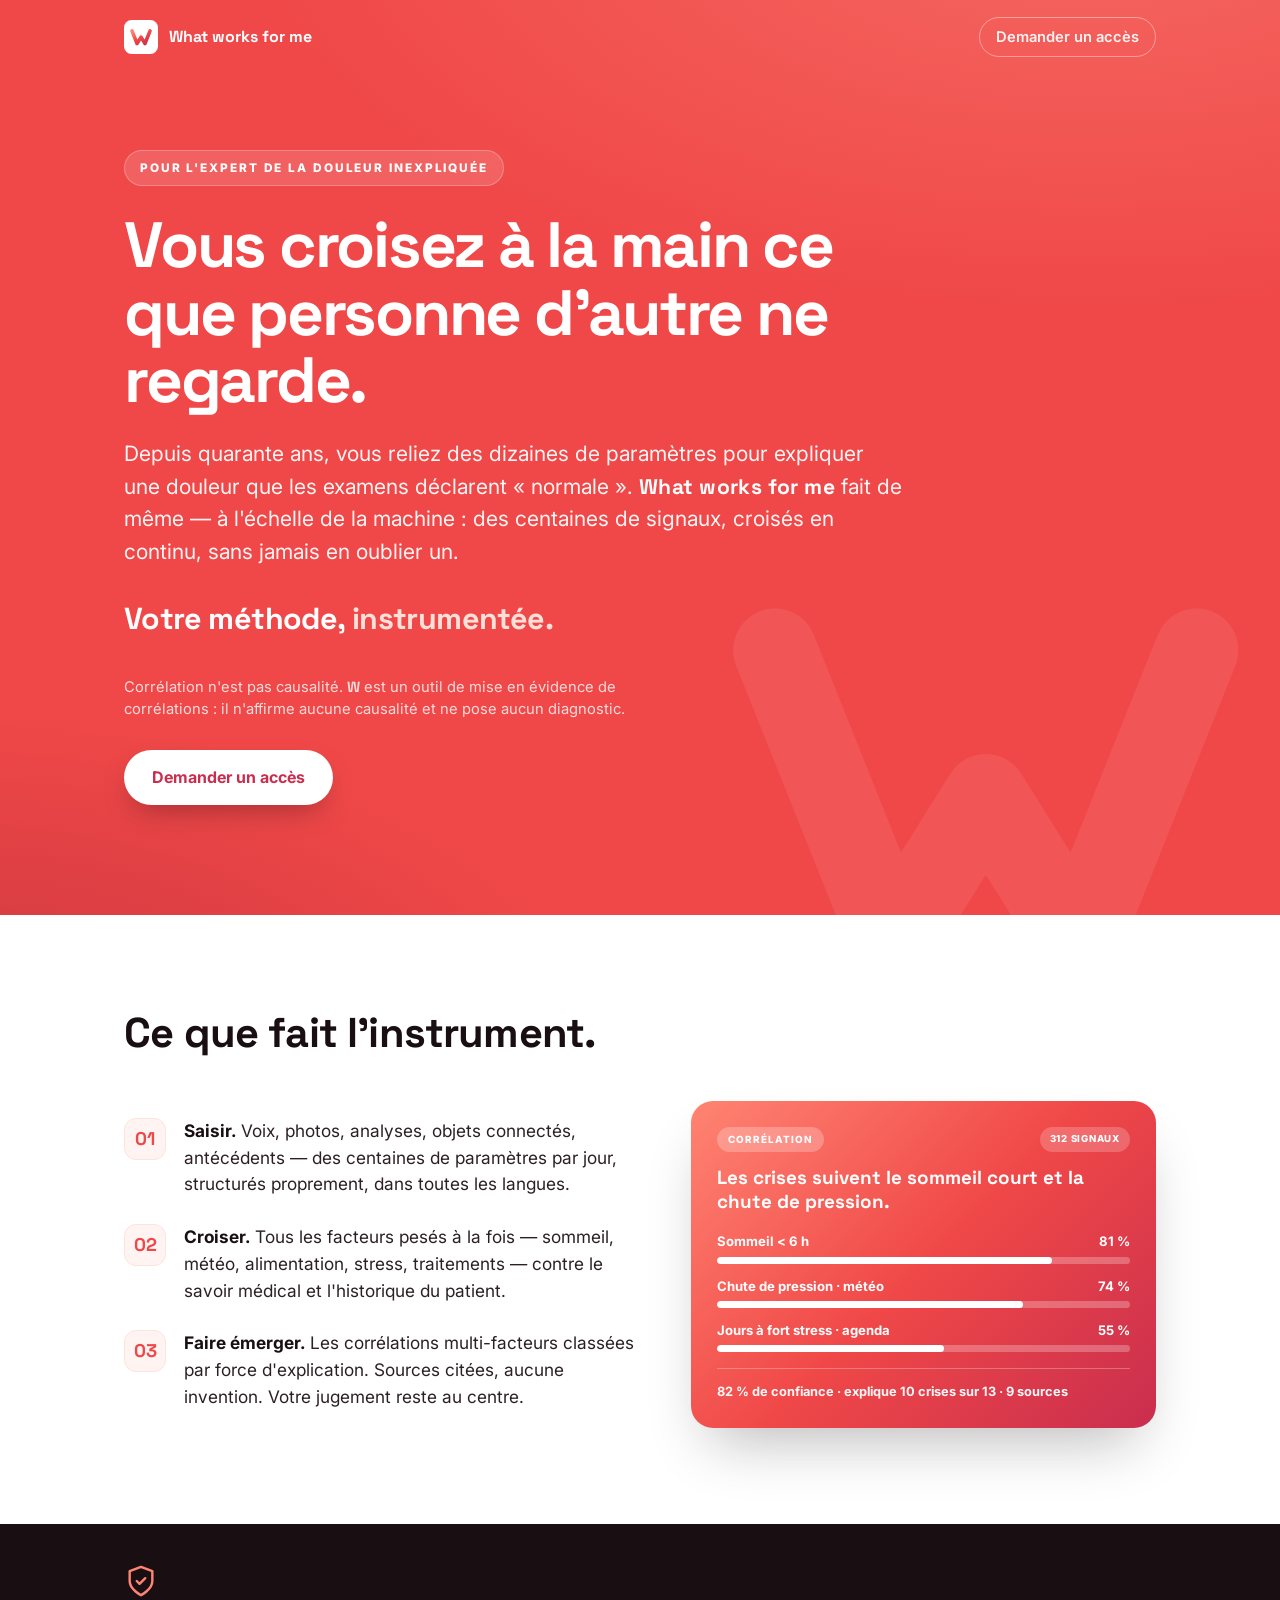
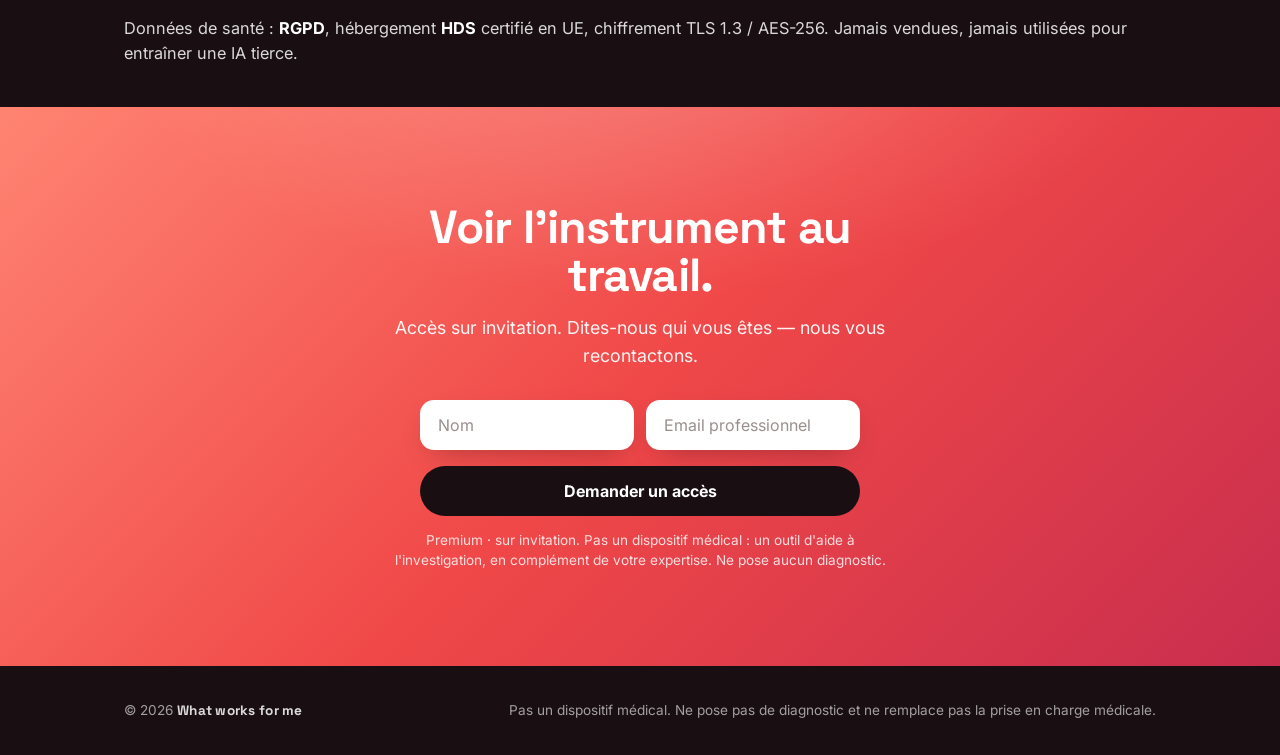
<file: v3bis/index.html>
<!DOCTYPE html>
<html lang="fr">
<head>
<meta charset="UTF-8">
<meta name="viewport" content="width=device-width, initial-scale=1.0">
<title>What works for me — votre méthode, instrumentée</title>
<meta name="description" content="Pour le médecin expert de la douleur chronique inexpliquée. Depuis quarante ans vous croisez à la main des dizaines de paramètres ; What works for me le fait à l'échelle de la machine — des centaines de signaux, croisés en continu, sources citées, votre jugement au centre.">
<meta name="theme-color" content="#F04848">
<meta property="og:type" content="website">
<meta property="og:title" content="What works for me — votre méthode, instrumentée">
<meta property="og:description" content="L'instrument pour l'expert de la douleur inexpliquée : des centaines de paramètres croisés en continu, en complément de votre jugement clinique.">
<meta property="og:url" content="https://w.shoette.com/v3bis/">
<link rel="icon" href="/favicon.ico" sizes="32x32">
<link rel="icon" href="/favicon.svg" type="image/svg+xml">
<link rel="apple-touch-icon" href="/apple-touch-icon.png">
<link rel="manifest" href="/site.webmanifest">
<link rel="preconnect" href="https://fonts.googleapis.com">
<link rel="preconnect" href="https://fonts.gstatic.com" crossorigin>
<link href="https://fonts.googleapis.com/css2?family=Space+Grotesk:wght@500;600;700&family=Inter:wght@400;500;600;700;800&display=swap" rel="stylesheet">
<style>
  :root{
    --red:#F04848;--red-bright:#FF8472;--red-deep:#C92E4E;
    --grad:linear-gradient(135deg,#FF8472 0%,#F04848 50%,#C92E4E 100%);
    --ink:#190F12;--ink-soft:#2C2023;--paper:#fff;--cream:#FFF4F1;--cream-2:#FCE4DE;
    --line:rgba(25,15,18,.10);--shadow:0 30px 60px -20px rgba(25,15,18,.30);
  }
  *{box-sizing:border-box;margin:0;padding:0}
  html{scroll-behavior:smooth;-webkit-text-size-adjust:100%}
  body{font-family:'Inter',system-ui,-apple-system,Segoe UI,Roboto,sans-serif;color:var(--ink);background:var(--paper);
    line-height:1.55;-webkit-font-smoothing:antialiased;text-rendering:optimizeLegibility;overflow-x:hidden}
  h1,h2,h3{font-family:'Space Grotesk','Inter',sans-serif;letter-spacing:-.02em;font-weight:700;line-height:1.05}
  a{color:inherit;text-decoration:none}
  svg{display:block}
  .wrap{width:100%;max-width:1080px;margin:0 auto;padding:0 24px}
  .brandname{font-family:'Space Grotesk','Inter',sans-serif;font-weight:700;letter-spacing:.02em}
  .btn{display:inline-flex;align-items:center;justify-content:center;gap:.5em;font-family:'Inter';font-weight:700;font-size:1rem;
    border:none;cursor:pointer;padding:15px 28px;border-radius:999px;transition:transform .18s,box-shadow .18s,background .18s}
  .btn--light{background:#fff;color:var(--red-deep);box-shadow:0 12px 30px -10px rgba(0,0,0,.35)}
  .btn--light:hover{transform:translateY(-2px)}
  .btn--dark{background:var(--ink);color:#fff}
  .btn--dark:hover{transform:translateY(-2px);background:#000}

  /* header */
  .bar{position:absolute;top:0;left:0;right:0;z-index:5}
  .bar__in{display:flex;align-items:center;justify-content:space-between;height:74px}
  .brand{display:flex;align-items:center;gap:11px;color:#fff;font-family:'Space Grotesk';font-weight:700}
  .brand .logo{width:34px;height:34px}
  .bar__cta{color:rgba(255,255,255,.92);font-weight:600;font-size:.92rem;border:1px solid rgba(255,255,255,.4);
    padding:8px 16px;border-radius:999px;transition:background .15s}
  .bar__cta:hover{background:rgba(255,255,255,.12)}

  /* hero */
  .hero{position:relative;background:var(--red);color:#fff;overflow:hidden;padding:150px 0 110px}
  .hero::before{content:"";position:absolute;inset:0;
    background:radial-gradient(120% 80% at 85% -10%,rgba(255,170,150,.32),transparent 55%),
               radial-gradient(90% 70% at -5% 120%,rgba(120,15,45,.36),transparent 60%)}
  .hero__w{position:absolute;right:-8%;bottom:-30%;width:62vw;height:62vw;opacity:.07;pointer-events:none}
  .hero__in{position:relative;max-width:780px}
  .eyebrow{display:inline-block;font-weight:800;font-size:.74rem;letter-spacing:.16em;text-transform:uppercase;
    background:rgba(255,255,255,.14);border:1px solid rgba(255,255,255,.25);padding:8px 15px;border-radius:999px;margin-bottom:26px}
  .hero h1{font-size:clamp(2.3rem,5.2vw,4rem);letter-spacing:-.035em;margin-bottom:24px;max-width:18ch}
  .hero .lede{font-size:clamp(1.1rem,1.7vw,1.32rem);color:rgba(255,255,255,.94);max-width:60ch;margin-bottom:26px}
  .hero .lede b{font-weight:700;color:#fff}
  .hero .tagline{font-family:'Space Grotesk';font-weight:700;font-size:clamp(1.3rem,2.6vw,1.9rem);letter-spacing:-.02em;margin-bottom:34px}
  .hero .tagline em{font-style:normal;color:#FFE0D8}

  /* method */
  .method{padding:96px 0}
  .method h2{font-size:clamp(1.8rem,3.6vw,2.6rem);margin-bottom:46px;max-width:20ch}
  .method__grid{display:grid;grid-template-columns:1.05fr .95fr;gap:54px;align-items:center}
  .points{display:flex;flex-direction:column;gap:26px}
  .pt{display:flex;gap:18px;align-items:flex-start}
  .pt span{font-family:'Space Grotesk';font-weight:700;font-size:1.15rem;color:var(--red);
    background:var(--cream);border:1px solid var(--cream-2);width:42px;height:42px;border-radius:12px;
    display:grid;place-items:center;flex:0 0 auto}
  .pt p{font-size:1.08rem;color:var(--ink-soft)}
  .pt p b{color:var(--ink);font-weight:700}
  .hero__note{margin-top:6px;margin-bottom:30px;font-size:.92rem;line-height:1.5;color:rgba(255,255,255,.8);max-width:58ch}

  /* correlation readout card */
  .card{background:var(--grad);color:#fff;border-radius:22px;padding:26px;box-shadow:var(--shadow)}
  .card__top{display:flex;align-items:center;gap:8px;margin-bottom:14px}
  .badge{font-size:.62rem;font-weight:800;letter-spacing:.1em;text-transform:uppercase;padding:5px 11px;border-radius:999px;background:rgba(255,255,255,.24)}
  .scan{margin-left:auto;font-size:.6rem;font-weight:800;letter-spacing:.08em;text-transform:uppercase;background:rgba(255,255,255,.2);padding:5px 10px;border-radius:999px}
  .card__ttl{font-family:'Space Grotesk';font-weight:700;font-size:1.18rem;line-height:1.25;margin-bottom:18px}
  .factor{margin-bottom:12px}
  .factor .frow{display:flex;justify-content:space-between;font-size:.82rem;font-weight:700;margin-bottom:5px}
  .factor .fbar{height:7px;border-radius:999px;background:rgba(255,255,255,.25);overflow:hidden}
  .factor .fbar i{display:block;height:100%;background:#fff;border-radius:999px}
  .card__foot{margin-top:16px;padding-top:13px;border-top:1px solid rgba(255,255,255,.28);font-size:.8rem;font-weight:700;color:rgba(255,255,255,.96)}

  /* trust strip */
  .trust{background:var(--ink);color:#fff;padding:40px 0}
  .trust .wrap{display:flex;align-items:center;gap:18px;flex-wrap:wrap}
  .trust svg{flex:0 0 auto;color:var(--red-bright)}
  .trust p{font-size:1.02rem;color:rgba(255,255,255,.84);line-height:1.55}
  .trust p b{color:#fff}

  /* access */
  .acces{background:var(--grad);color:#fff;text-align:center;position:relative;overflow:hidden;padding:96px 0}
  .acces::before{content:"";position:absolute;inset:0;background:radial-gradient(70% 90% at 50% -20%,rgba(255,255,255,.22),transparent 60%)}
  .acces__in{position:relative;max-width:560px;margin:0 auto}
  .acces h2{font-size:clamp(1.9rem,4vw,2.9rem);margin-bottom:14px}
  .acces p{font-size:1.12rem;color:rgba(255,255,255,.94);margin-bottom:30px}
  .form{display:flex;flex-direction:column;gap:12px;max-width:440px;margin:0 auto;text-align:left}
  .form .row{display:flex;gap:12px}
  .form .fld{width:100%;border:none;border-radius:14px;padding:15px 18px;font-family:'Inter';font-size:1rem;color:var(--ink);
    background:#fff;outline:none;box-shadow:0 10px 30px -14px rgba(0,0,0,.4)}
  .form .fld::placeholder{color:#9a8f8d}
  .form .btn{width:100%;margin-top:4px}
  .note{margin-top:14px;font-size:.85rem;color:rgba(255,255,255,.82);line-height:1.5}
  .ok{display:none;align-items:center;gap:11px;justify-content:center;background:rgba(255,255,255,.16);
    border:1px solid rgba(255,255,255,.3);padding:15px 20px;border-radius:16px;max-width:440px;margin:0 auto;font-weight:600}
  .ok svg{flex:0 0 auto}
  .is-done .form{display:none}.is-done .note{display:none}.is-done .ok{display:flex}

  /* footer */
  footer{background:var(--ink);color:rgba(255,255,255,.6);padding:34px 0;font-size:.85rem}
  footer .wrap{display:flex;justify-content:space-between;gap:16px;flex-wrap:wrap}
  footer b{color:rgba(255,255,255,.85);font-weight:600}

  @media(max-width:820px){
    .hero{padding:120px 0 80px}
    .method__grid{grid-template-columns:1fr;gap:38px}
    .method{padding:72px 0}
    .acces{padding:72px 0}
  }
  @media(max-width:480px){ .form .row{flex-direction:column} }
  @media(prefers-reduced-motion:reduce){html{scroll-behavior:auto}}
</style>
</head>
<body id="top">

<svg width="0" height="0" style="position:absolute" aria-hidden="true"><defs>
  <linearGradient id="wgrad" x1="0.08" y1="0" x2="0.92" y2="1"><stop offset="0" stop-color="#FF8472"/><stop offset="0.5" stop-color="#F04848"/><stop offset="1" stop-color="#C92E4E"/></linearGradient>
  <symbol id="wmarkRed" viewBox="0 0 512 512"><rect width="512" height="512" rx="116" fill="#fff"/><path d="M120 164 L196 354 L256 258 L316 354 L392 164" fill="none" stroke="url(#wgrad)" stroke-width="54" stroke-linecap="round" stroke-linejoin="round"/></symbol>
</defs></svg>

<header class="bar">
  <div class="wrap bar__in">
    <a class="brand" href="#top"><svg class="logo" aria-hidden="true"><use href="#wmarkRed"/></svg><span>What works for me</span></a>
    <a class="bar__cta" href="#acces">Demander un accès</a>
  </div>
</header>

<!-- HERO -->
<section class="hero">
  <svg class="hero__w" viewBox="0 0 512 512" aria-hidden="true"><path d="M120 164 L196 354 L256 258 L316 354 L392 164" fill="none" stroke="#fff" stroke-width="54" stroke-linecap="round" stroke-linejoin="round"/></svg>
  <div class="wrap">
    <div class="hero__in">
      <span class="eyebrow">Pour l'expert de la douleur inexpliquée</span>
      <h1>Vous croisez à la main ce que personne d'autre ne regarde.</h1>
      <p class="lede">Depuis quarante ans, vous reliez des dizaines de paramètres pour expliquer une douleur que les examens déclarent « normale ». <b class="brandname">What works for me</b> fait de même — à l'échelle de la machine : des centaines de signaux, croisés en continu, sans jamais en oublier un.</p>
      <p class="tagline">Votre méthode, <em>instrumentée.</em></p>
      <p class="hero__note">Corrélation n'est pas causalité. <span class="brandname">W</span> est un outil de mise en évidence de corrélations : il n'affirme aucune causalité et ne pose aucun diagnostic.</p>
      <a class="btn btn--light" href="#acces">Demander un accès</a>
    </div>
  </div>
</section>

<!-- METHOD -->
<section class="method">
  <div class="wrap">
    <h2>Ce que fait l'instrument.</h2>
    <div class="method__grid">
      <div class="points">
        <div class="pt"><span>01</span><p><b>Saisir.</b> Voix, photos, analyses, objets connectés, antécédents — des centaines de paramètres par jour, structurés proprement, dans toutes les langues.</p></div>
        <div class="pt"><span>02</span><p><b>Croiser.</b> Tous les facteurs pesés à la fois — sommeil, météo, alimentation, stress, traitements — contre le savoir médical et l'historique du patient.</p></div>
        <div class="pt"><span>03</span><p><b>Faire émerger.</b> Les corrélations multi-facteurs classées par force d'explication. Sources citées, aucune invention. Votre jugement reste au centre.</p></div>
      </div>
      <div class="card">
        <div class="card__top"><span class="badge">Corrélation</span><span class="scan">312 signaux</span></div>
        <div class="card__ttl">Les crises suivent le sommeil court et la chute de pression.</div>
        <div class="factor"><div class="frow"><span>Sommeil &lt; 6 h</span><span>81 %</span></div><div class="fbar"><i style="width:81%"></i></div></div>
        <div class="factor"><div class="frow"><span>Chute de pression · météo</span><span>74 %</span></div><div class="fbar"><i style="width:74%"></i></div></div>
        <div class="factor"><div class="frow"><span>Jours à fort stress · agenda</span><span>55 %</span></div><div class="fbar"><i style="width:55%"></i></div></div>
        <div class="card__foot">82 % de confiance · explique 10 crises sur 13 · 9 sources</div>
      </div>
    </div>
  </div>
</section>

<!-- TRUST -->
<section class="trust">
  <div class="wrap">
    <svg width="34" height="34" viewBox="0 0 24 24" fill="none" stroke="currentColor" stroke-width="1.7" stroke-linecap="round" stroke-linejoin="round"><path d="M12 22s8-4 8-10V5l-8-3-8 3v7c0 6 8 10 8 10z"/><path d="m9 12 2 2 4-4"/></svg>
    <p>Données de santé : <b>RGPD</b>, hébergement <b>HDS</b> certifié en UE, chiffrement TLS&nbsp;1.3 / AES-256. Jamais vendues, jamais utilisées pour entraîner une IA tierce.</p>
  </div>
</section>

<!-- ACCESS -->
<section class="acces" id="acces">
  <div class="wrap acces__in">
    <h2>Voir l'instrument au travail.</h2>
    <p>Accès sur invitation. Dites-nous qui vous êtes — nous vous recontactons.</p>
    <form class="form" id="form-acces" novalidate>
      <div class="row">
        <input type="text" name="name" class="fld" placeholder="Nom" aria-label="Nom" required>
        <input type="email" name="email" class="fld" placeholder="Email professionnel" aria-label="Email" required>
      </div>
      <input type="text" name="website" tabindex="-1" autocomplete="off" aria-hidden="true" style="position:absolute;left:-9999px;width:1px;height:1px;opacity:0">
      <button class="btn btn--dark" type="submit">Demander un accès</button>
    </form>
    <div class="note">Premium · sur invitation. Pas un dispositif médical : un outil d'aide à l'investigation, en complément de votre expertise. Ne pose aucun diagnostic.</div>
    <div class="ok">
      <svg width="22" height="22" viewBox="0 0 24 24" fill="none" stroke="currentColor" stroke-width="2.4" stroke-linecap="round" stroke-linejoin="round"><circle cx="12" cy="12" r="10"/><path d="m8 12 3 3 5-6"/></svg>
      Demande reçue. Nous vous recontactons.
    </div>
  </div>
</section>

<footer>
  <div class="wrap">
    <span>© <span id="y">2026</span> <b class="brandname">What works for me</b></span>
    <span>Pas un dispositif médical. Ne pose pas de diagnostic et ne remplace pas la prise en charge médicale.</span>
  </div>
</footer>

<script>
  document.getElementById('y').textContent = new Date().getFullYear();
  var f = document.getElementById('form-acces');
  var email = f.querySelector('input[type=email]'), name = f.querySelector('input[name=name]'), btn = f.querySelector('button');
  var flag = function(el){ el.focus(); el.style.boxShadow='0 0 0 3px rgba(0,0,0,.22)'; };
  f.addEventListener('submit', function(ev){
    ev.preventDefault();
    if(!email.value || !/^[^@\s]+@[^@\s]+\.[^@\s]+$/.test(email.value)){ return flag(email); }
    if(!name.value.trim()){ return flag(name); }
    var original = btn.textContent; btn.disabled = true; btn.textContent = 'Envoi…';
    var data = new FormData(f);
    data.append('lang','fr'); data.append('source','v3bis');
    fetch('/V3/request.php', { method:'POST', body:data })
      .then(function(r){ return r.ok ? r.json().catch(function(){return {ok:true};}) : {ok:false}; })
      .then(function(res){ if(res && res.ok){ f.closest('.acces__in').classList.add('is-done'); }
        else { btn.disabled=false; btn.textContent=original; email.style.boxShadow='0 0 0 3px rgba(0,0,0,.25)'; } })
      .catch(function(){ btn.disabled=false; btn.textContent=original; email.style.boxShadow='0 0 0 3px rgba(0,0,0,.25)'; });
  });
  [email,name].forEach(function(el){ el.addEventListener('input', function(){ this.style.boxShadow=''; }); });
</script>
</body>
</html>
</file>
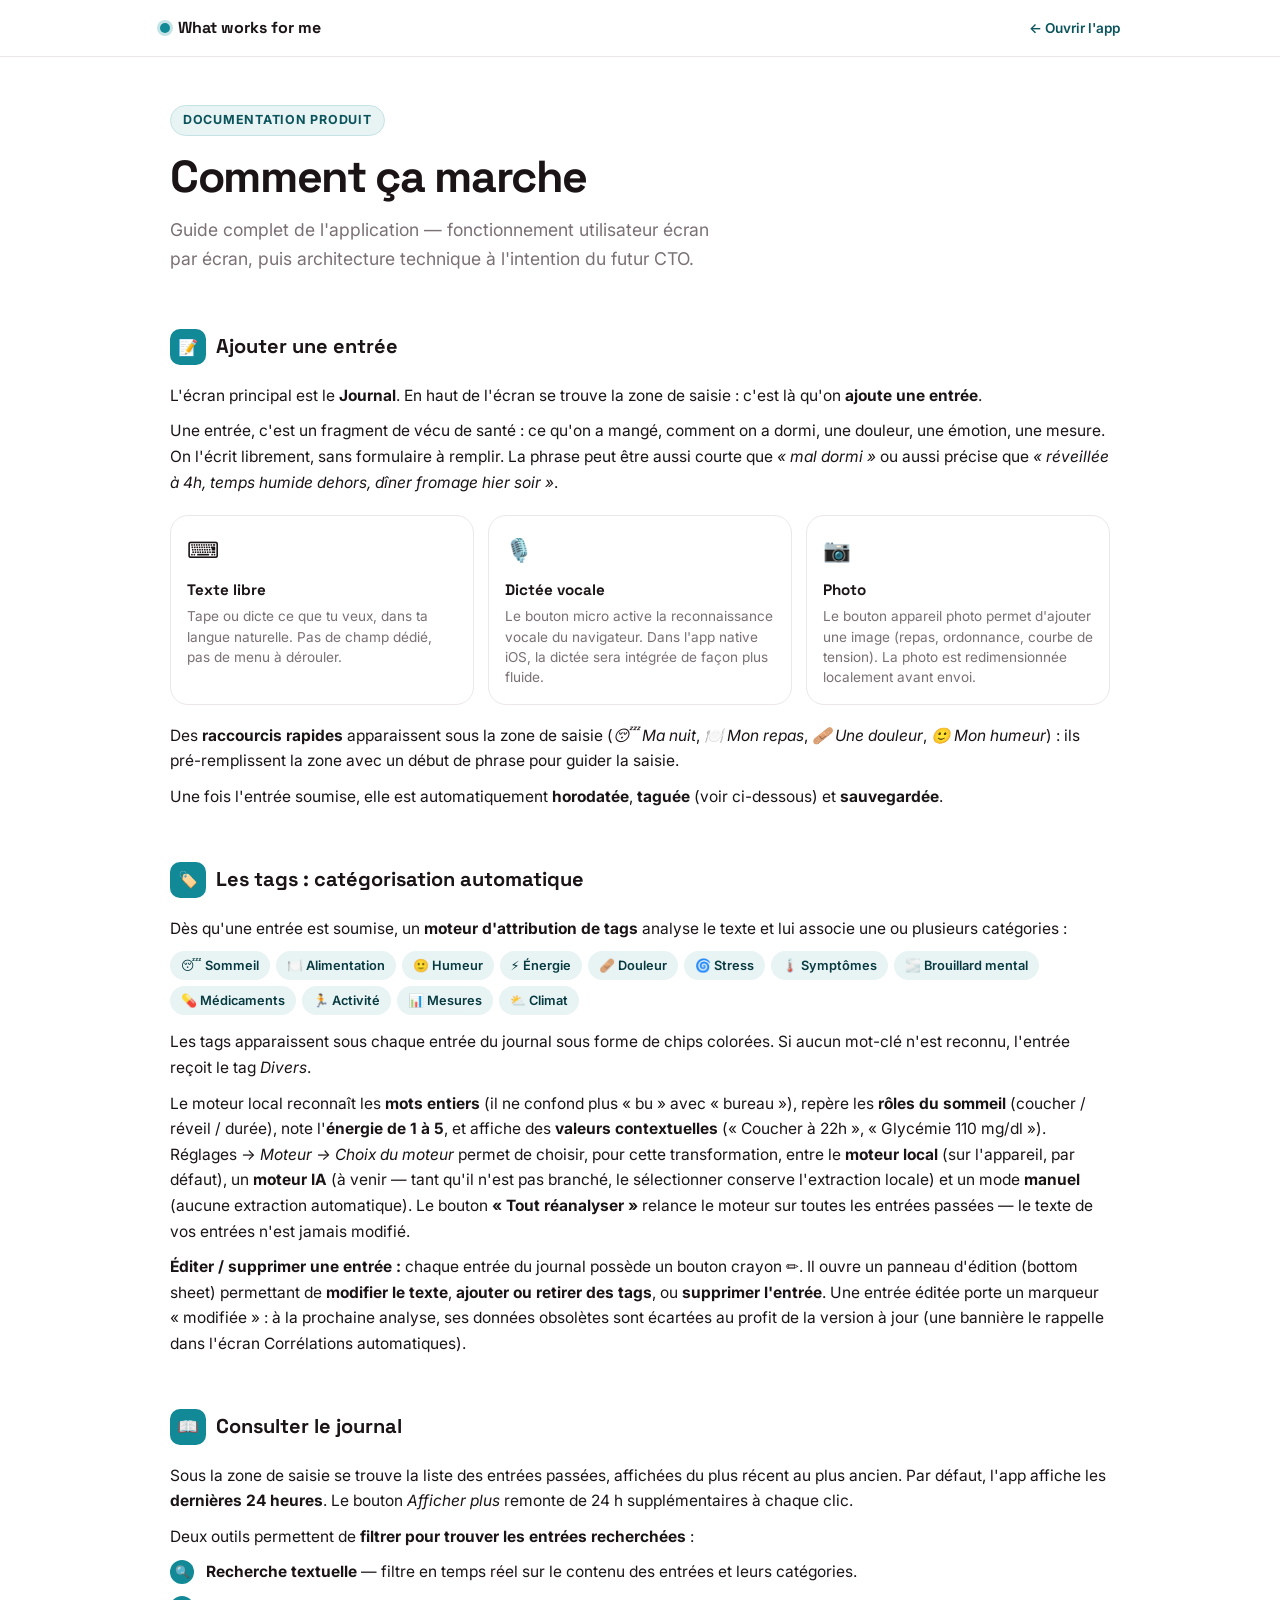
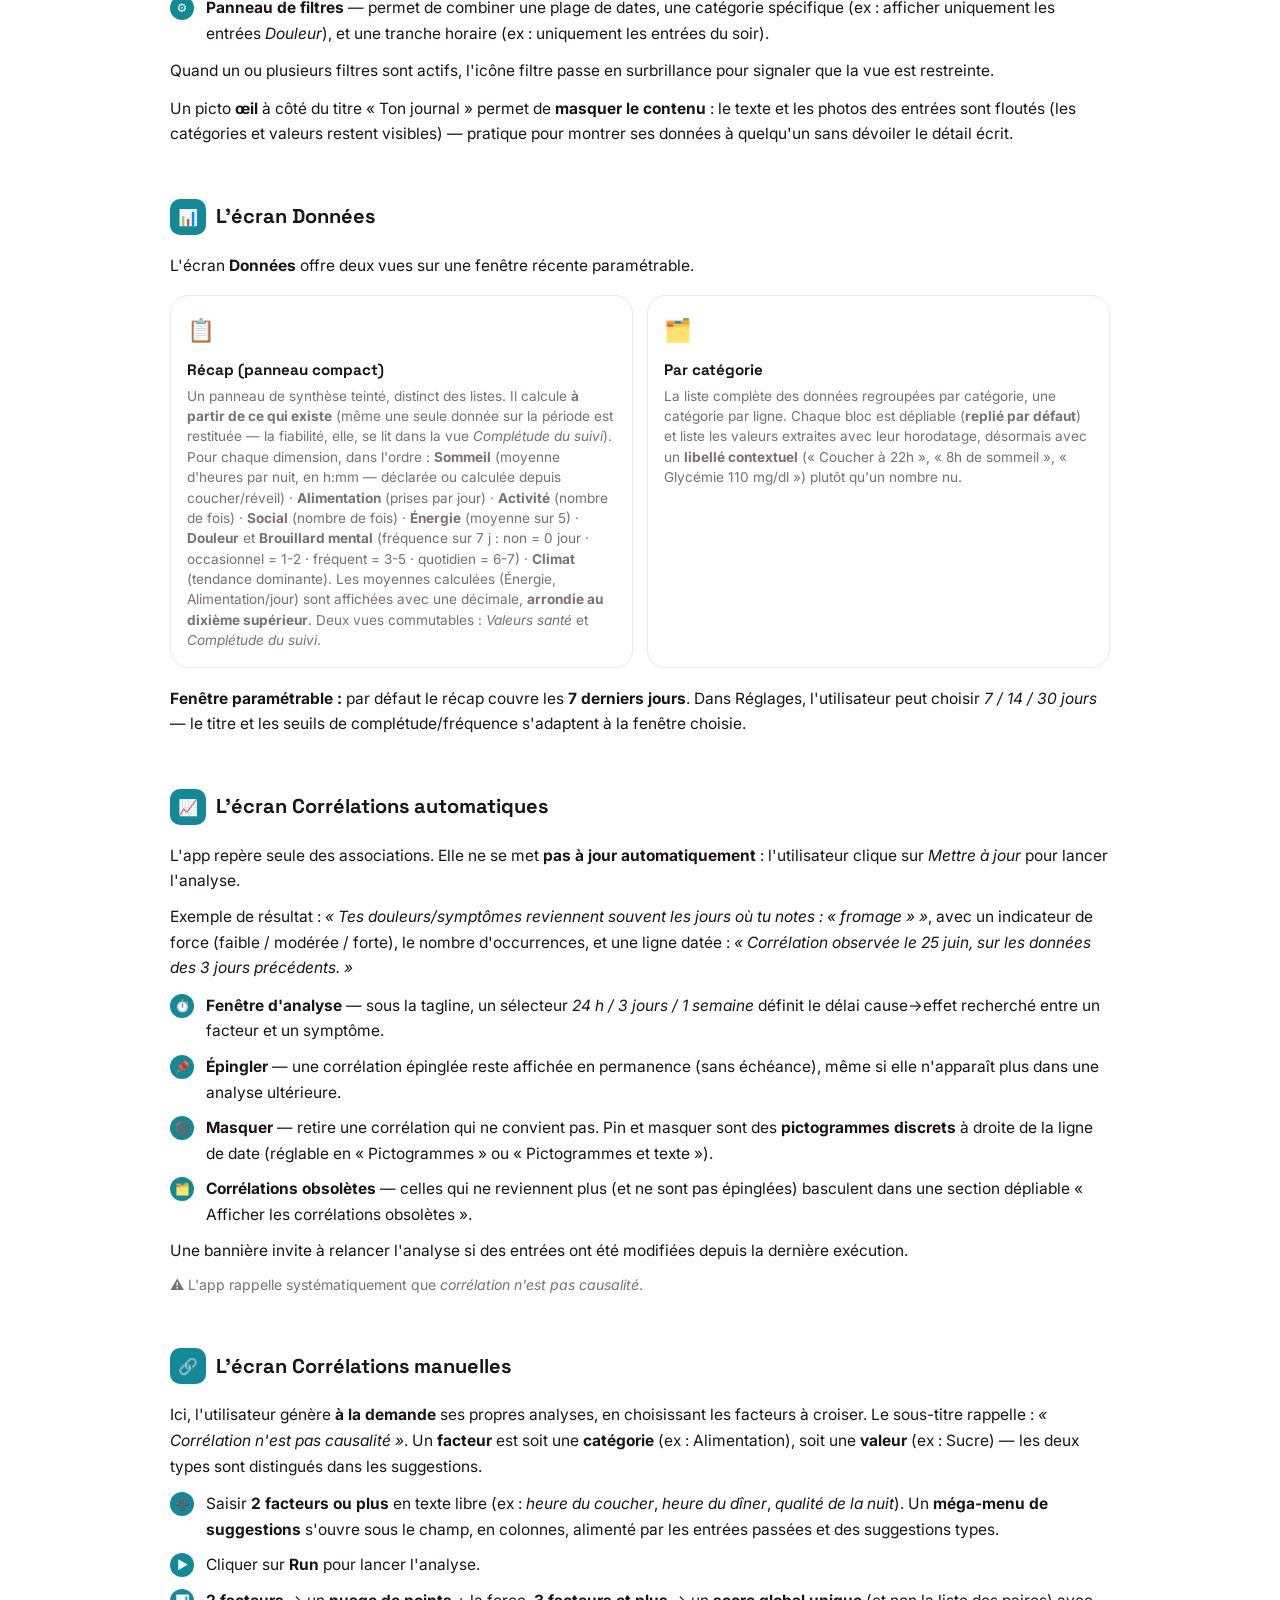
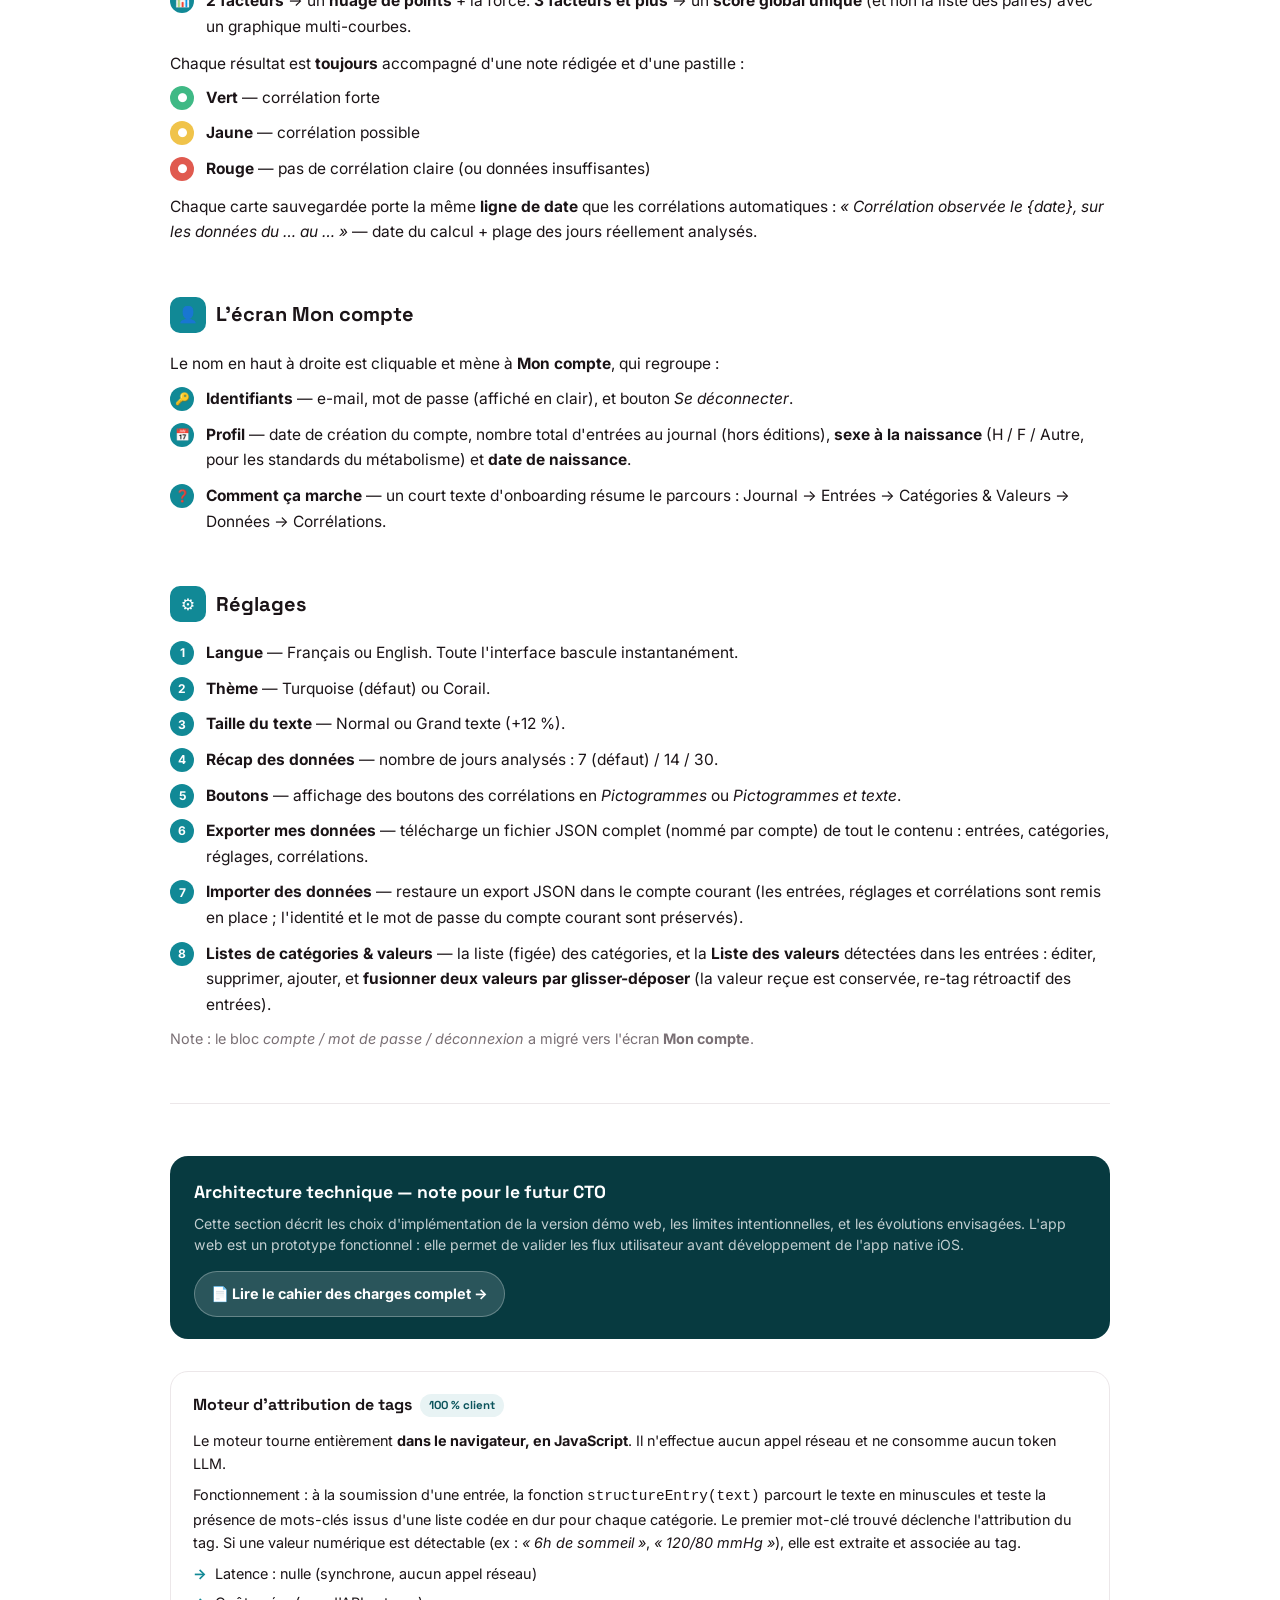
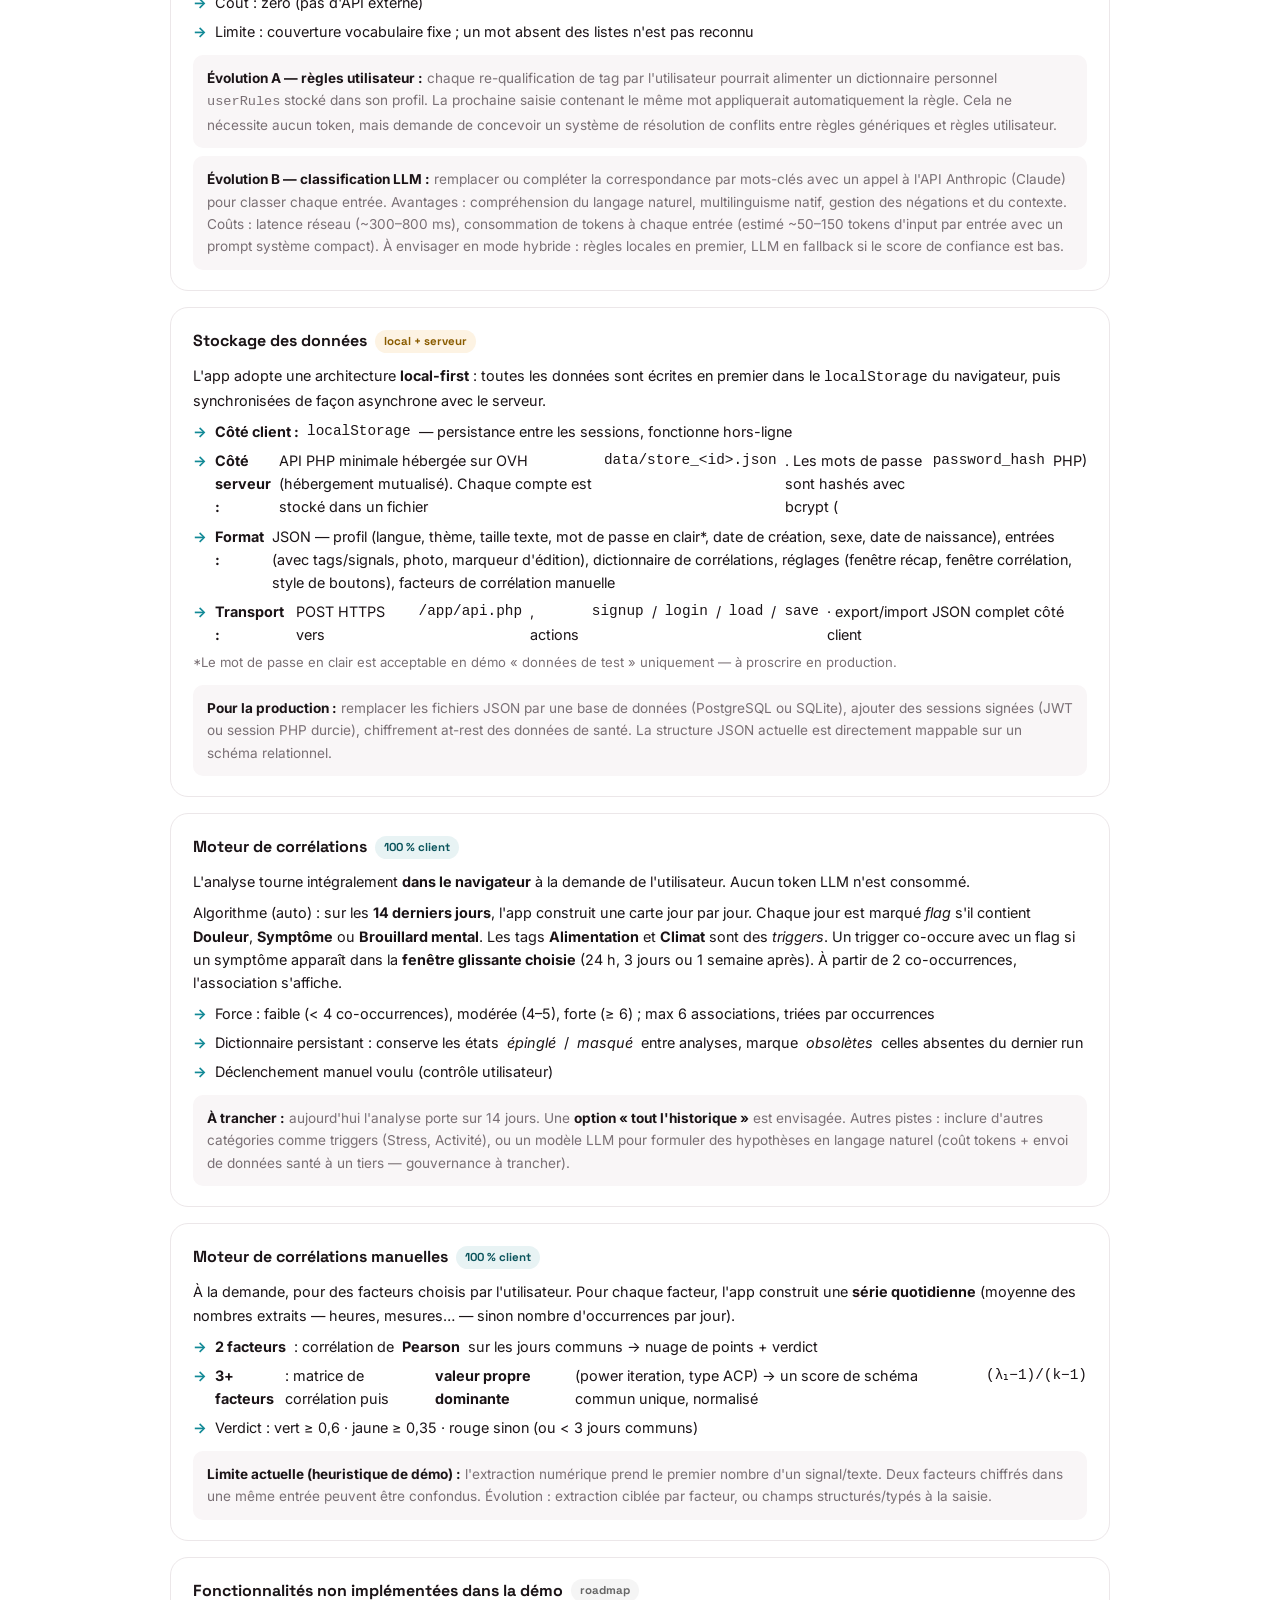
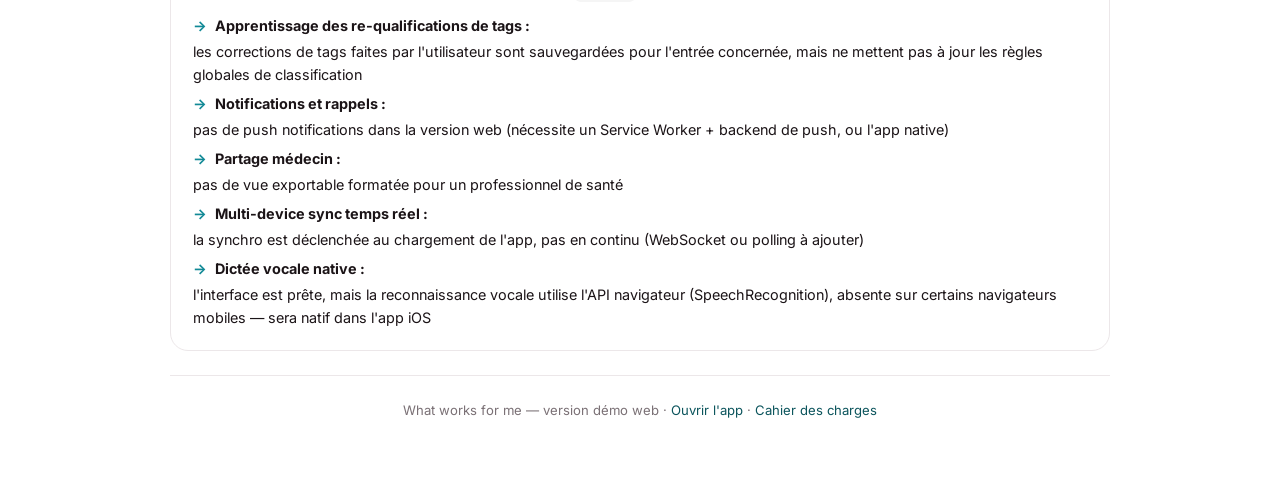
<file: app-web/howitworks/index.html>
<!DOCTYPE html>
<html lang="fr">
<head>
<meta charset="utf-8">
<meta name="viewport" content="width=device-width, initial-scale=1">
<title>Comment ça marche — What works for me</title>
<link rel="preconnect" href="https://fonts.googleapis.com">
<link rel="preconnect" href="https://fonts.gstatic.com" crossorigin>
<link href="https://fonts.googleapis.com/css2?family=Space+Grotesk:wght@500;600;700&family=Inter:wght@400;500;600;700&display=swap" rel="stylesheet">
<style>
  *, *::before, *::after { box-sizing: border-box; margin: 0; padding: 0; }
  :root {
    --c-500: #118996; --c-100: #C5E3E5; --c-50: #E8F3F4; --c-700: #0B545C; --c-800: #073A40;
    --ink: #1b1417; --muted: #7a7075; --line: #ece7e9;
    --font-body: 'Inter', system-ui, sans-serif;
    --font-display: 'Space Grotesk', 'Inter', sans-serif;
    --radius: 18px; --maxw: 960px;
  }
  html { font-size: 16px; -webkit-text-size-adjust: 100%; }
  body { font-family: var(--font-body); color: var(--ink); background: #fff; line-height: 1.65; -webkit-font-smoothing: antialiased; }

  /* Nav */
  .topbar { position: sticky; top: 0; z-index: 20; background: rgba(255,255,255,.9); backdrop-filter: blur(10px); border-bottom: 1px solid var(--line); padding: 0 10px; }
  .topbar-inner { max-width: var(--maxw); margin: 0 auto; height: 56px; display: flex; align-items: center; justify-content: space-between; }
  .brand { font-family: var(--font-display); font-weight: 700; font-size: 1rem; display: flex; align-items: center; gap: 8px; }
  .dot { width: 10px; height: 10px; border-radius: 50%; background: var(--c-500); box-shadow: 0 0 0 3px var(--c-100); flex: none; }
  .back { font-size: .85rem; color: var(--c-700); text-decoration: none; font-weight: 600; }
  .back:hover { text-decoration: underline; }

  /* Layout */
  .page { max-width: var(--maxw); margin: 0 auto; padding: 48px 10px 80px; }

  /* Hero */
  .hero { margin-bottom: 56px; }
  .hero h1 { font-family: var(--font-display); font-size: clamp(1.9rem, 5vw, 2.8rem); font-weight: 700; letter-spacing: -.03em; line-height: 1.1; margin-bottom: 14px; }
  .hero p { font-size: 1.1rem; color: var(--muted); max-width: 560px; }
  .badge { display: inline-block; background: var(--c-50); color: var(--c-700); border: 1px solid var(--c-100); border-radius: 999px; padding: 4px 12px; font-size: .78rem; font-weight: 700; text-transform: uppercase; letter-spacing: .06em; margin-bottom: 16px; }

  /* Sections */
  .section { margin-bottom: 52px; }
  .section-label { display: flex; align-items: center; gap: 10px; margin-bottom: 18px; }
  .section-icon { width: 36px; height: 36px; border-radius: 10px; background: var(--c-500); color: #fff; display: grid; place-items: center; font-size: 1rem; flex: none; }
  .section-label h2 { font-family: var(--font-display); font-size: 1.25rem; font-weight: 700; }
  .section p, .section li { font-size: .97rem; color: var(--ink); }
  .section p + p { margin-top: 10px; }
  ul.steps { list-style: none; display: flex; flex-direction: column; gap: 10px; margin-top: 12px; }
  ul.steps li { display: flex; gap: 12px; align-items: flex-start; }
  ul.steps li .num { width: 24px; height: 24px; border-radius: 50%; background: var(--c-500); color: #fff; font-size: .75rem; font-weight: 700; display: grid; place-items: center; flex: none; margin-top: 1px; }

  /* Cards */
  .card-grid { display: grid; grid-template-columns: repeat(auto-fit, minmax(200px, 1fr)); gap: 14px; margin-top: 16px; }
  .card { background: #fff; border: 1px solid var(--line); border-radius: var(--radius); padding: 16px; }
  .card .card-icon { font-size: 1.4rem; margin-bottom: 8px; }
  .card h3 { font-family: var(--font-display); font-size: .95rem; font-weight: 700; margin-bottom: 4px; }
  .card p { font-size: .85rem; color: var(--muted); line-height: 1.5; }

  /* Divider */
  .divider { border: none; border-top: 1px solid var(--line); margin: 52px 0; }

  /* Tech section */
  .tech-header { background: var(--c-800); color: #fff; border-radius: var(--radius); padding: 22px 24px; margin-bottom: 32px; }
  .tech-header h2 { font-family: var(--font-display); font-size: 1.1rem; font-weight: 700; margin-bottom: 6px; }
  .tech-header p { font-size: .88rem; opacity: .75; line-height: 1.5; }
  .spec-link { display:inline-flex; align-items:center; gap:7px; background:rgba(255,255,255,.14); color:#fff; text-decoration:none; font-weight:700; font-size:.9rem; padding:10px 16px; border-radius:999px; border:1px solid rgba(255,255,255,.28); margin-top:16px; }
  .spec-link:hover { background:rgba(255,255,255,.24); }
  .tech-block { border: 1px solid var(--line); border-radius: var(--radius); padding: 20px 22px; margin-bottom: 16px; }
  .tech-block h3 { font-family: var(--font-display); font-size: 1rem; font-weight: 700; margin-bottom: 10px; display: flex; align-items: center; gap: 8px; }
  .tech-block h3 .tag { font-size: .72rem; font-weight: 700; border-radius: 999px; padding: 2px 9px; }
  .tag-local { background: var(--c-50); color: var(--c-700); }
  .tag-server { background: #fdf3e3; color: #8a5c00; }
  .tag-none { background: #f5f5f5; color: #666; }
  .tech-block p, .tech-block li { font-size: .9rem; color: var(--ink); line-height: 1.6; }
  .tech-block p + p { margin-top: 8px; }
  .tech-block ul { list-style: none; margin-top: 8px; display: flex; flex-direction: column; gap: 6px; }
  .tech-block ul li { display: flex; gap: 8px; }
  .tech-block ul li::before { content: '→'; color: var(--c-500); font-weight: 700; flex: none; }
  /* Stacked list: title on its own line, description below (readability) */
  .tech-block ul.stacked li { display: block; }
  .tech-block ul.stacked li::before { display: none; }
  .tech-block ul.stacked li strong { display: block; margin-bottom: 3px; }
  .tech-block ul.stacked li strong::before { content: '→'; color: var(--c-500); font-weight: 700; margin-right: 8px; }
  .future { background: #f9f6f7; border-radius: 10px; padding: 12px 14px; margin-top: 12px; font-size: .85rem; color: var(--muted); border-left: 3px solid var(--c-200); }
  .future strong { color: var(--ink); }

  /* Keyword chips */
  .chips { display: flex; flex-wrap: wrap; gap: 6px; margin-top: 10px; }
  .chip { background: var(--c-50); color: var(--c-800); border-radius: 999px; padding: 4px 11px; font-size: .8rem; font-weight: 600; }

  /* Footer */
  footer { text-align: center; color: var(--muted); font-size: .82rem; padding-top: 24px; border-top: 1px solid var(--line); margin-top: 24px; }
  footer a { color: var(--c-700); text-decoration: none; }

  @media (max-width: 560px) { .page { padding: 32px 10px 60px; } .card-grid { grid-template-columns: 1fr; } }
</style>
</head>
<body>

<nav class="topbar">
  <div class="topbar-inner">
    <div class="brand"><span class="dot"></span>What works for me</div>
    <a class="back" href="/app/">← Ouvrir l'app</a>
  </div>
</nav>

<div class="page">

  <!-- Hero -->
  <div class="hero">
    <div class="badge">Documentation produit</div>
    <h1>Comment ça marche</h1>
    <p>Guide complet de l'application — fonctionnement utilisateur écran par écran, puis architecture technique à l'intention du futur CTO.</p>
  </div>


  <!-- ── SECTION 1 : AJOUTER UNE ENTRÉE ── -->
  <div class="section">
    <div class="section-label">
      <div class="section-icon">📝</div>
      <h2>Ajouter une entrée</h2>
    </div>
    <p>L'écran principal est le <strong>Journal</strong>. En haut de l'écran se trouve la zone de saisie : c'est là qu'on <strong>ajoute une entrée</strong>.</p>
    <p>Une entrée, c'est un fragment de vécu de santé : ce qu'on a mangé, comment on a dormi, une douleur, une émotion, une mesure. On l'écrit librement, sans formulaire à remplir. La phrase peut être aussi courte que <em>« mal dormi »</em> ou aussi précise que <em>« réveillée à 4h, temps humide dehors, dîner fromage hier soir »</em>.</p>

    <div class="card-grid" style="margin-top:20px">
      <div class="card">
        <div class="card-icon">⌨️</div>
        <h3>Texte libre</h3>
        <p>Tape ou dicte ce que tu veux, dans ta langue naturelle. Pas de champ dédié, pas de menu à dérouler.</p>
      </div>
      <div class="card">
        <div class="card-icon">🎙️</div>
        <h3>Dictée vocale</h3>
        <p>Le bouton micro active la reconnaissance vocale du navigateur. Dans l'app native iOS, la dictée sera intégrée de façon plus fluide.</p>
      </div>
      <div class="card">
        <div class="card-icon">📷</div>
        <h3>Photo</h3>
        <p>Le bouton appareil photo permet d'ajouter une image (repas, ordonnance, courbe de tension). La photo est redimensionnée localement avant envoi.</p>
      </div>
    </div>

    <p style="margin-top:18px">Des <strong>raccourcis rapides</strong> apparaissent sous la zone de saisie (<em>😴 Ma nuit</em>, <em>🍽️ Mon repas</em>, <em>🩹 Une douleur</em>, <em>🙂 Mon humeur</em>) : ils pré-remplissent la zone avec un début de phrase pour guider la saisie.</p>
    <p>Une fois l'entrée soumise, elle est automatiquement <strong>horodatée</strong>, <strong>taguée</strong> (voir ci-dessous) et <strong>sauvegardée</strong>.</p>
  </div>


  <!-- ── SECTION 2 : TAGS ── -->
  <div class="section">
    <div class="section-label">
      <div class="section-icon">🏷️</div>
      <h2>Les tags : catégorisation automatique</h2>
    </div>
    <p>Dès qu'une entrée est soumise, un <strong>moteur d'attribution de tags</strong> analyse le texte et lui associe une ou plusieurs catégories :</p>

    <div class="chips">
      <span class="chip">😴 Sommeil</span>
      <span class="chip">🍽️ Alimentation</span>
      <span class="chip">🙂 Humeur</span>
      <span class="chip">⚡️ Énergie</span>
      <span class="chip">🩹 Douleur</span>
      <span class="chip">🌀 Stress</span>
      <span class="chip">🌡️ Symptômes</span>
      <span class="chip">🌫️ Brouillard mental</span>
      <span class="chip">💊 Médicaments</span>
      <span class="chip">🏃 Activité</span>
      <span class="chip">📊 Mesures</span>
      <span class="chip">⛅️ Climat</span>
    </div>

    <p style="margin-top:14px">Les tags apparaissent sous chaque entrée du journal sous forme de chips colorées. Si aucun mot-clé n'est reconnu, l'entrée reçoit le tag <em>Divers</em>.</p>
    <p>Le moteur local reconnaît les <strong>mots entiers</strong> (il ne confond plus « bu » avec « bureau »), repère les <strong>rôles du sommeil</strong> (coucher / réveil / durée), note l'<strong>énergie de 1 à 5</strong>, et affiche des <strong>valeurs contextuelles</strong> (« Coucher à 22h », « Glycémie 110 mg/dl »). Réglages → <em>Moteur → Choix du moteur</em> permet de choisir, pour cette transformation, entre le <strong>moteur local</strong> (sur l'appareil, par défaut), un <strong>moteur IA</strong> (à venir — tant qu'il n'est pas branché, le sélectionner conserve l'extraction locale) et un mode <strong>manuel</strong> (aucune extraction automatique). Le bouton <strong>« Tout réanalyser »</strong> relance le moteur sur toutes les entrées passées — le texte de vos entrées n'est jamais modifié.</p>
    <p><strong>Éditer / supprimer une entrée :</strong> chaque entrée du journal possède un bouton crayon ✏️. Il ouvre un panneau d'édition (bottom sheet) permettant de <strong>modifier le texte</strong>, <strong>ajouter ou retirer des tags</strong>, ou <strong>supprimer l'entrée</strong>. Une entrée éditée porte un marqueur « modifiée » : à la prochaine analyse, ses données obsolètes sont écartées au profit de la version à jour (une bannière le rappelle dans l'écran Corrélations automatiques).</p>
  </div>


  <!-- ── SECTION 3 : JOURNAL ── -->
  <div class="section">
    <div class="section-label">
      <div class="section-icon">📖</div>
      <h2>Consulter le journal</h2>
    </div>
    <p>Sous la zone de saisie se trouve la liste des entrées passées, affichées du plus récent au plus ancien. Par défaut, l'app affiche les <strong>dernières 24 heures</strong>. Le bouton <em>Afficher plus</em> remonte de 24 h supplémentaires à chaque clic.</p>

    <p style="margin-top:10px">Deux outils permettent de <strong>filtrer pour trouver les entrées recherchées</strong> :</p>
    <ul class="steps" style="margin-top:10px">
      <li><span class="num">🔍</span><span><strong>Recherche textuelle</strong> — filtre en temps réel sur le contenu des entrées et leurs catégories.</span></li>
      <li><span class="num">⚙️</span><span><strong>Panneau de filtres</strong> — permet de combiner une plage de dates, une catégorie spécifique (ex : afficher uniquement les entrées <em>Douleur</em>), et une tranche horaire (ex : uniquement les entrées du soir).</span></li>
    </ul>
    <p style="margin-top:12px">Quand un ou plusieurs filtres sont actifs, l'icône filtre passe en surbrillance pour signaler que la vue est restreinte.</p>
    <p style="margin-top:12px">Un picto <strong>œil</strong> à côté du titre « Ton journal » permet de <strong>masquer le contenu</strong> : le texte et les photos des entrées sont floutés (les catégories et valeurs restent visibles) — pratique pour montrer ses données à quelqu'un sans dévoiler le détail écrit.</p>
  </div>


  <!-- ── SECTION 4 : DONNÉES ── -->
  <div class="section">
    <div class="section-label">
      <div class="section-icon">📊</div>
      <h2>L'écran Données</h2>
    </div>
    <p>L'écran <strong>Données</strong> offre deux vues sur une fenêtre récente paramétrable.</p>

    <div class="card-grid" style="margin-top:16px">
      <div class="card">
        <div class="card-icon">📋</div>
        <h3>Récap (panneau compact)</h3>
        <p>Un panneau de synthèse teinté, distinct des listes. Il calcule <strong>à partir de ce qui existe</strong> (même une seule donnée sur la période est restituée — la fiabilité, elle, se lit dans la vue <em>Complétude du suivi</em>). Pour chaque dimension, dans l'ordre : <strong>Sommeil</strong> (moyenne d'heures par nuit, en h:mm — déclarée ou calculée depuis coucher/réveil) · <strong>Alimentation</strong> (prises par jour) · <strong>Activité</strong> (nombre de fois) · <strong>Social</strong> (nombre de fois) · <strong>Énergie</strong> (moyenne sur 5) · <strong>Douleur</strong> et <strong>Brouillard mental</strong> (fréquence sur 7 j : non = 0 jour · occasionnel = 1-2 · fréquent = 3-5 · quotidien = 6-7) · <strong>Climat</strong> (tendance dominante). Les moyennes calculées (Énergie, Alimentation/jour) sont affichées avec une décimale, <strong>arrondie au dixième supérieur</strong>. Deux vues commutables : <em>Valeurs santé</em> et <em>Complétude du suivi</em>.</p>
      </div>
      <div class="card">
        <div class="card-icon">🗂️</div>
        <h3>Par catégorie</h3>
        <p>La liste complète des données regroupées par catégorie, une catégorie par ligne. Chaque bloc est dépliable (<strong>replié par défaut</strong>) et liste les valeurs extraites avec leur horodatage, désormais avec un <strong>libellé contextuel</strong> (« Coucher à 22h », « 8h de sommeil », « Glycémie 110 mg/dl ») plutôt qu'un nombre nu.</p>
      </div>
    </div>

    <p style="margin-top:18px"><strong>Fenêtre paramétrable :</strong> par défaut le récap couvre les <strong>7 derniers jours</strong>. Dans Réglages, l'utilisateur peut choisir <em>7 / 14 / 30 jours</em> — le titre et les seuils de complétude/fréquence s'adaptent à la fenêtre choisie.</p>
  </div>


  <!-- ── SECTION 5 : CORRÉLATIONS AUTOMATIQUES ── -->
  <div class="section">
    <div class="section-label">
      <div class="section-icon">📈</div>
      <h2>L'écran Corrélations automatiques</h2>
    </div>
    <p>L'app repère seule des associations. Elle ne se met <strong>pas à jour automatiquement</strong> : l'utilisateur clique sur <em>Mettre à jour</em> pour lancer l'analyse.</p>
    <p>Exemple de résultat : <em>« Tes douleurs/symptômes reviennent souvent les jours où tu notes : « fromage » »</em>, avec un indicateur de force (faible / modérée / forte), le nombre d'occurrences, et une ligne datée : <em>« Corrélation observée le 25 juin, sur les données des 3 jours précédents. »</em></p>
    <ul class="steps" style="margin-top:12px">
      <li><span class="num">⏱️</span><span><strong>Fenêtre d'analyse</strong> — sous la tagline, un sélecteur <em>24 h / 3 jours / 1 semaine</em> définit le délai cause→effet recherché entre un facteur et un symptôme.</span></li>
      <li><span class="num">📌</span><span><strong>Épingler</strong> — une corrélation épinglée reste affichée en permanence (sans échéance), même si elle n'apparaît plus dans une analyse ultérieure.</span></li>
      <li><span class="num">🚫</span><span><strong>Masquer</strong> — retire une corrélation qui ne convient pas. Pin et masquer sont des <strong>pictogrammes discrets</strong> à droite de la ligne de date (réglable en « Pictogrammes » ou « Pictogrammes et texte »).</span></li>
      <li><span class="num">🗂️</span><span><strong>Corrélations obsolètes</strong> — celles qui ne reviennent plus (et ne sont pas épinglées) basculent dans une section dépliable « Afficher les corrélations obsolètes ».</span></li>
    </ul>
    <p style="margin-top:10px">Une bannière invite à relancer l'analyse si des entrées ont été modifiées depuis la dernière exécution.</p>
    <p style="margin-top:10px; font-size:.88rem; color:var(--muted)">⚠️ L'app rappelle systématiquement que <em>corrélation n'est pas causalité</em>.</p>
  </div>


  <!-- ── SECTION 5bis : CORRÉLATIONS MANUELLES ── -->
  <div class="section">
    <div class="section-label">
      <div class="section-icon">🔗</div>
      <h2>L'écran Corrélations manuelles</h2>
    </div>
    <p>Ici, l'utilisateur génère <strong>à la demande</strong> ses propres analyses, en choisissant les facteurs à croiser. Le sous-titre rappelle : <em>« Corrélation n'est pas causalité »</em>. Un <strong>facteur</strong> est soit une <strong>catégorie</strong> (ex : Alimentation), soit une <strong>valeur</strong> (ex : Sucre) — les deux types sont distingués dans les suggestions.</p>
    <ul class="steps" style="margin-top:12px">
      <li><span class="num">➕</span><span>Saisir <strong>2 facteurs ou plus</strong> en texte libre (ex : <em>heure du coucher</em>, <em>heure du dîner</em>, <em>qualité de la nuit</em>). Un <strong>méga-menu de suggestions</strong> s'ouvre sous le champ, en colonnes, alimenté par les entrées passées et des suggestions types.</span></li>
      <li><span class="num">▶︎</span><span>Cliquer sur <strong>Run</strong> pour lancer l'analyse.</span></li>
      <li><span class="num">📊</span><span><strong>2 facteurs</strong> → un <strong>nuage de points</strong> + la force. <strong>3 facteurs et plus</strong> → un <strong>score global unique</strong> (et non la liste des paires) avec un graphique multi-courbes.</span></li>
    </ul>
    <p style="margin-top:12px">Chaque résultat est <strong>toujours</strong> accompagné d'une note rédigée et d'une pastille :</p>
    <ul class="steps" style="margin-top:8px">
      <li><span class="num" style="background:#3fb985">●</span><span><strong>Vert</strong> — corrélation forte</span></li>
      <li><span class="num" style="background:#f0c34a">●</span><span><strong>Jaune</strong> — corrélation possible</span></li>
      <li><span class="num" style="background:#e05a4f">●</span><span><strong>Rouge</strong> — pas de corrélation claire (ou données insuffisantes)</span></li>
    </ul>
    <p style="margin-top:12px">Chaque carte sauvegardée porte la même <strong>ligne de date</strong> que les corrélations automatiques : <em>« Corrélation observée le {date}, sur les données du … au … »</em> — date du calcul + plage des jours réellement analysés.</p>
  </div>


  <!-- ── SECTION : MON COMPTE ── -->
  <div class="section">
    <div class="section-label">
      <div class="section-icon">👤</div>
      <h2>L'écran Mon compte</h2>
    </div>
    <p>Le nom en haut à droite est cliquable et mène à <strong>Mon compte</strong>, qui regroupe :</p>
    <ul class="steps" style="margin-top:10px">
      <li><span class="num">🔑</span><span><strong>Identifiants</strong> — e-mail, mot de passe (affiché en clair), et bouton <em>Se déconnecter</em>.</span></li>
      <li><span class="num">📅</span><span><strong>Profil</strong> — date de création du compte, nombre total d'entrées au journal (hors éditions), <strong>sexe à la naissance</strong> (H / F / Autre, pour les standards du métabolisme) et <strong>date de naissance</strong>.</span></li>
      <li><span class="num">❓</span><span><strong>Comment ça marche</strong> — un court texte d'onboarding résume le parcours : Journal → Entrées → Catégories &amp; Valeurs → Données → Corrélations.</span></li>
    </ul>
  </div>


  <!-- ── SECTION 6 : RÉGLAGES ── -->
  <div class="section">
    <div class="section-label">
      <div class="section-icon">⚙️</div>
      <h2>Réglages</h2>
    </div>
    <ul class="steps">
      <li><span class="num">1</span><span><strong>Langue</strong> — Français ou English. Toute l'interface bascule instantanément.</span></li>
      <li><span class="num">2</span><span><strong>Thème</strong> — Turquoise (défaut) ou Corail.</span></li>
      <li><span class="num">3</span><span><strong>Taille du texte</strong> — Normal ou Grand texte (+12 %).</span></li>
      <li><span class="num">4</span><span><strong>Récap des données</strong> — nombre de jours analysés : 7 (défaut) / 14 / 30.</span></li>
      <li><span class="num">5</span><span><strong>Boutons</strong> — affichage des boutons des corrélations en <em>Pictogrammes</em> ou <em>Pictogrammes et texte</em>.</span></li>
      <li><span class="num">6</span><span><strong>Exporter mes données</strong> — télécharge un fichier JSON complet (nommé par compte) de tout le contenu : entrées, catégories, réglages, corrélations.</span></li>
      <li><span class="num">7</span><span><strong>Importer des données</strong> — restaure un export JSON dans le compte courant (les entrées, réglages et corrélations sont remis en place ; l'identité et le mot de passe du compte courant sont préservés).</span></li>
      <li><span class="num">8</span><span><strong>Listes de catégories &amp; valeurs</strong> — la liste (figée) des catégories, et la <strong>Liste des valeurs</strong> détectées dans les entrées : éditer, supprimer, ajouter, et <strong>fusionner deux valeurs par glisser-déposer</strong> (la valeur reçue est conservée, re-tag rétroactif des entrées).</span></li>
    </ul>
    <p style="margin-top:10px; font-size:.9rem; color:var(--muted)">Note : le bloc <em>compte / mot de passe / déconnexion</em> a migré vers l'écran <strong>Mon compte</strong>.</p>
  </div>


  <hr class="divider">


  <!-- ── ARCHITECTURE TECHNIQUE ── -->
  <div class="tech-header">
    <h2>Architecture technique — note pour le futur CTO</h2>
    <p>Cette section décrit les choix d'implémentation de la version démo web, les limites intentionnelles, et les évolutions envisagées. L'app web est un prototype fonctionnel : elle permet de valider les flux utilisateur avant développement de l'app native iOS.</p>
    <a class="spec-link" href="/app/cahier/">📄 Lire le cahier des charges complet →</a>
  </div>


  <!-- Moteur de tags -->
  <div class="tech-block">
    <h3>Moteur d'attribution de tags <span class="tag tag-local">100 % client</span></h3>
    <p>Le moteur tourne entièrement <strong>dans le navigateur, en JavaScript</strong>. Il n'effectue aucun appel réseau et ne consomme aucun token LLM.</p>
    <p>Fonctionnement : à la soumission d'une entrée, la fonction <code>structureEntry(text)</code> parcourt le texte en minuscules et teste la présence de mots-clés issus d'une liste codée en dur pour chaque catégorie. Le premier mot-clé trouvé déclenche l'attribution du tag. Si une valeur numérique est détectable (ex : <em>« 6h de sommeil »</em>, <em>« 120/80 mmHg »</em>), elle est extraite et associée au tag.</p>
    <ul>
      <li>Latence : nulle (synchrone, aucun appel réseau)</li>
      <li>Coût : zéro (pas d'API externe)</li>
      <li>Limite : couverture vocabulaire fixe ; un mot absent des listes n'est pas reconnu</li>
    </ul>

    <div class="future">
      <strong>Évolution A — règles utilisateur :</strong> chaque re-qualification de tag par l'utilisateur pourrait alimenter un dictionnaire personnel <code>userRules</code> stocké dans son profil. La prochaine saisie contenant le même mot appliquerait automatiquement la règle. Cela ne nécessite aucun token, mais demande de concevoir un système de résolution de conflits entre règles génériques et règles utilisateur.
    </div>
    <div class="future" style="margin-top:8px">
      <strong>Évolution B — classification LLM :</strong> remplacer ou compléter la correspondance par mots-clés avec un appel à l'API Anthropic (Claude) pour classer chaque entrée. Avantages : compréhension du langage naturel, multilinguisme natif, gestion des négations et du contexte. Coûts : latence réseau (~300–800 ms), consommation de tokens à chaque entrée (estimé ~50–150 tokens d'input par entrée avec un prompt système compact). À envisager en mode hybride : règles locales en premier, LLM en fallback si le score de confiance est bas.
    </div>
  </div>


  <!-- Stockage -->
  <div class="tech-block">
    <h3>Stockage des données <span class="tag tag-server">local + serveur</span></h3>
    <p>L'app adopte une architecture <strong>local-first</strong> : toutes les données sont écrites en premier dans le <code>localStorage</code> du navigateur, puis synchronisées de façon asynchrone avec le serveur.</p>
    <ul>
      <li><strong>Côté client :</strong> <code>localStorage</code> — persistance entre les sessions, fonctionne hors-ligne</li>
      <li><strong>Côté serveur :</strong> API PHP minimale hébergée sur OVH (hébergement mutualisé). Chaque compte est stocké dans un fichier <code>data/store_&lt;id&gt;.json</code>. Les mots de passe sont hashés avec bcrypt (<code>password_hash</code> PHP)</li>
      <li><strong>Format :</strong> JSON — profil (langue, thème, taille texte, mot de passe en clair*, date de création, sexe, date de naissance), entrées (avec tags/signals, photo, marqueur d'édition), dictionnaire de corrélations, réglages (fenêtre récap, fenêtre corrélation, style de boutons), facteurs de corrélation manuelle</li>
      <li><strong>Transport :</strong> POST HTTPS vers <code>/app/api.php</code>, actions <code>signup</code> / <code>login</code> / <code>load</code> / <code>save</code> · export/import JSON complet côté client</li>
    </ul>
    <p style="font-size:.82rem;color:var(--muted);margin-top:6px">*Le mot de passe en clair est acceptable en démo « données de test » uniquement — à proscrire en production.</p>
    <div class="future">
      <strong>Pour la production :</strong> remplacer les fichiers JSON par une base de données (PostgreSQL ou SQLite), ajouter des sessions signées (JWT ou session PHP durcie), chiffrement at-rest des données de santé. La structure JSON actuelle est directement mappable sur un schéma relationnel.
    </div>
  </div>


  <!-- Moteur de corrélations -->
  <div class="tech-block">
    <h3>Moteur de corrélations <span class="tag tag-local">100 % client</span></h3>
    <p>L'analyse tourne intégralement <strong>dans le navigateur</strong> à la demande de l'utilisateur. Aucun token LLM n'est consommé.</p>
    <p>Algorithme (auto) : sur les <strong>14 derniers jours</strong>, l'app construit une carte jour par jour. Chaque jour est marqué <em>flag</em> s'il contient <strong>Douleur</strong>, <strong>Symptôme</strong> ou <strong>Brouillard mental</strong>. Les tags <strong>Alimentation</strong> et <strong>Climat</strong> sont des <em>triggers</em>. Un trigger co-occure avec un flag si un symptôme apparaît dans la <strong>fenêtre glissante choisie</strong> (24 h, 3 jours ou 1 semaine après). À partir de 2 co-occurrences, l'association s'affiche.</p>
    <ul>
      <li>Force : faible (&lt; 4 co-occurrences), modérée (4–5), forte (≥ 6) ; max 6 associations, triées par occurrences</li>
      <li>Dictionnaire persistant : conserve les états <em>épinglé</em> / <em>masqué</em> entre analyses, marque <em>obsolètes</em> celles absentes du dernier run</li>
      <li>Déclenchement manuel voulu (contrôle utilisateur)</li>
    </ul>
    <div class="future">
      <strong>À trancher :</strong> aujourd'hui l'analyse porte sur 14 jours. Une <strong>option « tout l'historique »</strong> est envisagée. Autres pistes : inclure d'autres catégories comme triggers (Stress, Activité), ou un modèle LLM pour formuler des hypothèses en langage naturel (coût tokens + envoi de données santé à un tiers — gouvernance à trancher).
    </div>
  </div>


  <!-- Moteur de corrélations manuelles -->
  <div class="tech-block">
    <h3>Moteur de corrélations manuelles <span class="tag tag-local">100 % client</span></h3>
    <p>À la demande, pour des facteurs choisis par l'utilisateur. Pour chaque facteur, l'app construit une <strong>série quotidienne</strong> (moyenne des nombres extraits — heures, mesures… — sinon nombre d'occurrences par jour).</p>
    <ul>
      <li><strong>2 facteurs</strong> : corrélation de <strong>Pearson</strong> sur les jours communs → nuage de points + verdict</li>
      <li><strong>3+ facteurs</strong> : matrice de corrélation puis <strong>valeur propre dominante</strong> (power iteration, type ACP) → un score de schéma commun unique, normalisé <code>(λ₁−1)/(k−1)</code></li>
      <li>Verdict : vert ≥ 0,6 · jaune ≥ 0,35 · rouge sinon (ou &lt; 3 jours communs)</li>
    </ul>
    <div class="future">
      <strong>Limite actuelle (heuristique de démo) :</strong> l'extraction numérique prend le premier nombre d'un signal/texte. Deux facteurs chiffrés dans une même entrée peuvent être confondus. Évolution : extraction ciblée par facteur, ou champs structurés/typés à la saisie.
    </div>
  </div>


  <!-- Ce qui n'est pas implémenté -->
  <div class="tech-block">
    <h3>Fonctionnalités non implémentées dans la démo <span class="tag tag-none">roadmap</span></h3>
    <ul class="stacked">
      <li><strong>Apprentissage des re-qualifications de tags :</strong> les corrections de tags faites par l'utilisateur sont sauvegardées pour l'entrée concernée, mais ne mettent pas à jour les règles globales de classification</li>
      <li><strong>Notifications et rappels :</strong> pas de push notifications dans la version web (nécessite un Service Worker + backend de push, ou l'app native)</li>
      <li><strong>Partage médecin :</strong> pas de vue exportable formatée pour un professionnel de santé</li>
      <li><strong>Multi-device sync temps réel :</strong> la synchro est déclenchée au chargement de l'app, pas en continu (WebSocket ou polling à ajouter)</li>
      <li><strong>Dictée vocale native :</strong> l'interface est prête, mais la reconnaissance vocale utilise l'API navigateur (SpeechRecognition), absente sur certains navigateurs mobiles — sera natif dans l'app iOS</li>
    </ul>
  </div>


  <footer>
    <p>What works for me — version démo web &middot; <a href="/app/">Ouvrir l'app</a> &middot; <a href="/app/cahier/">Cahier des charges</a></p>
  </footer>

</div>
</body>
</html>
</file>
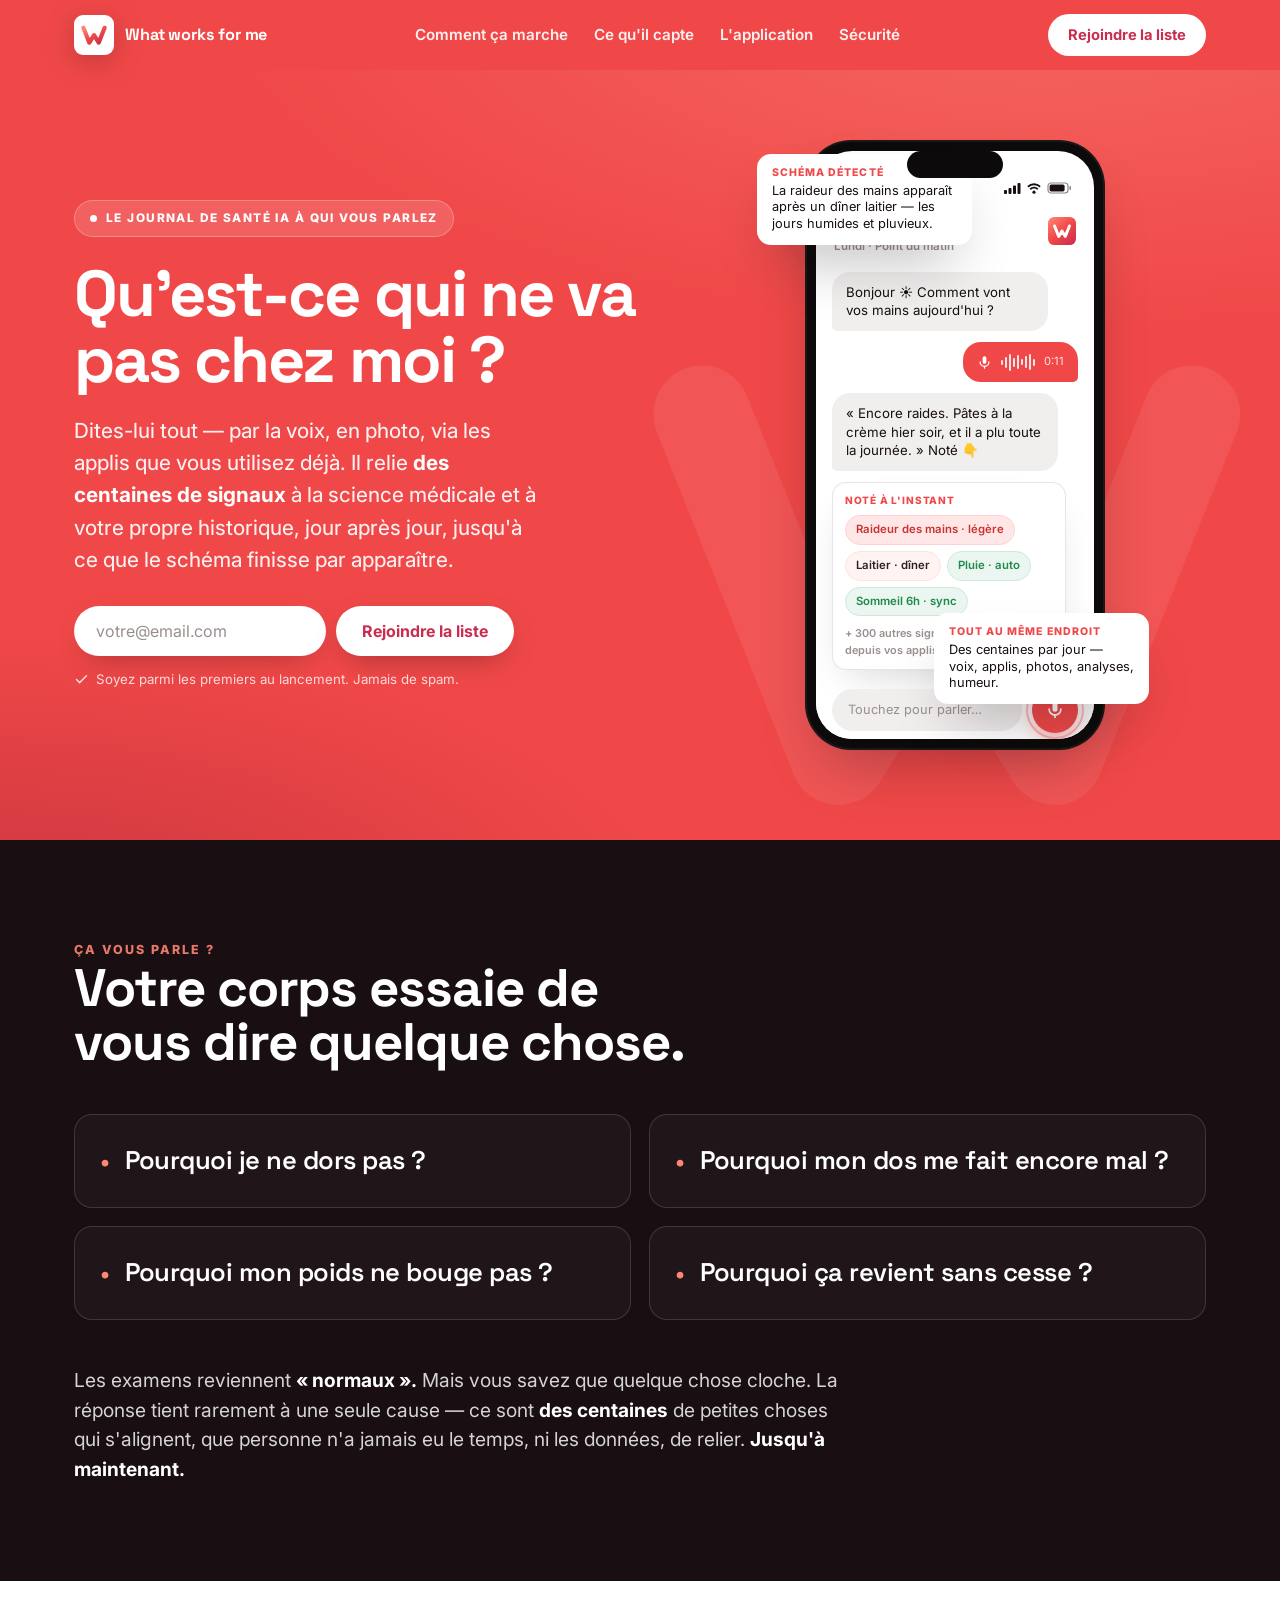
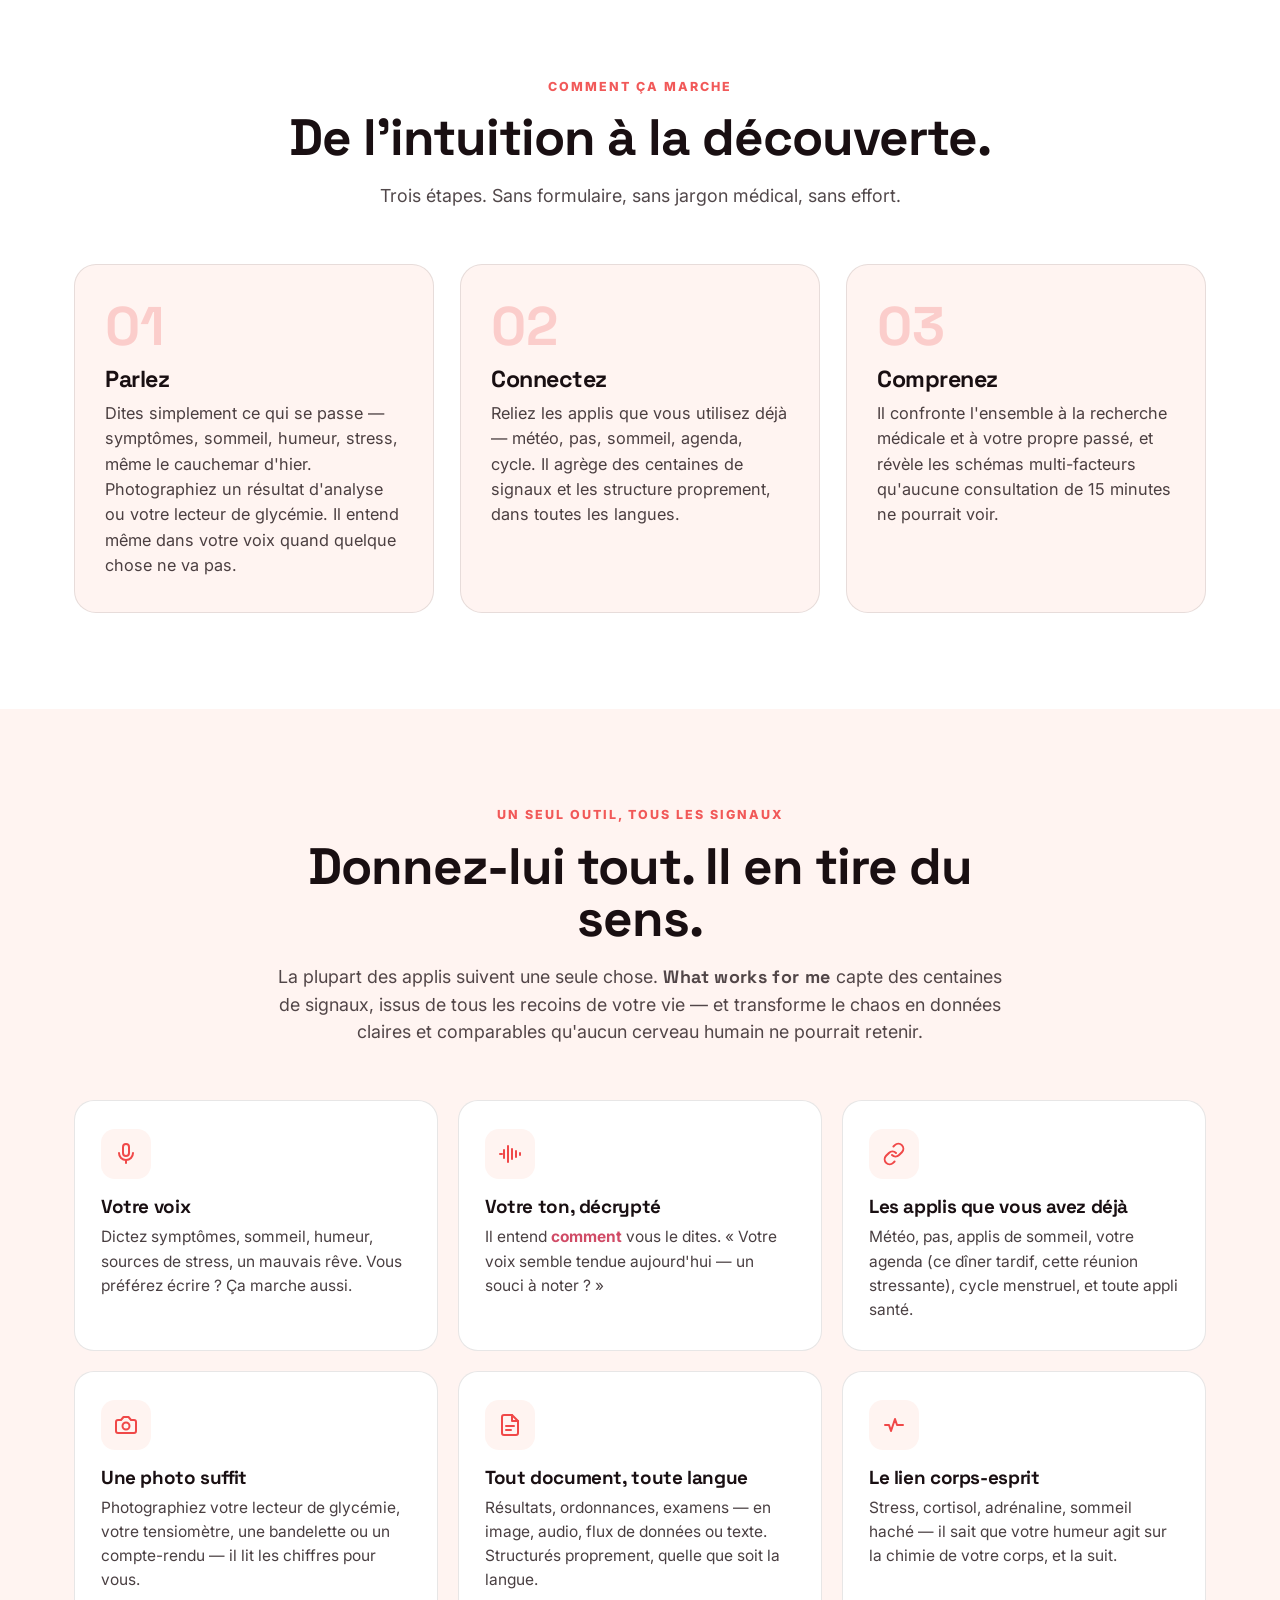
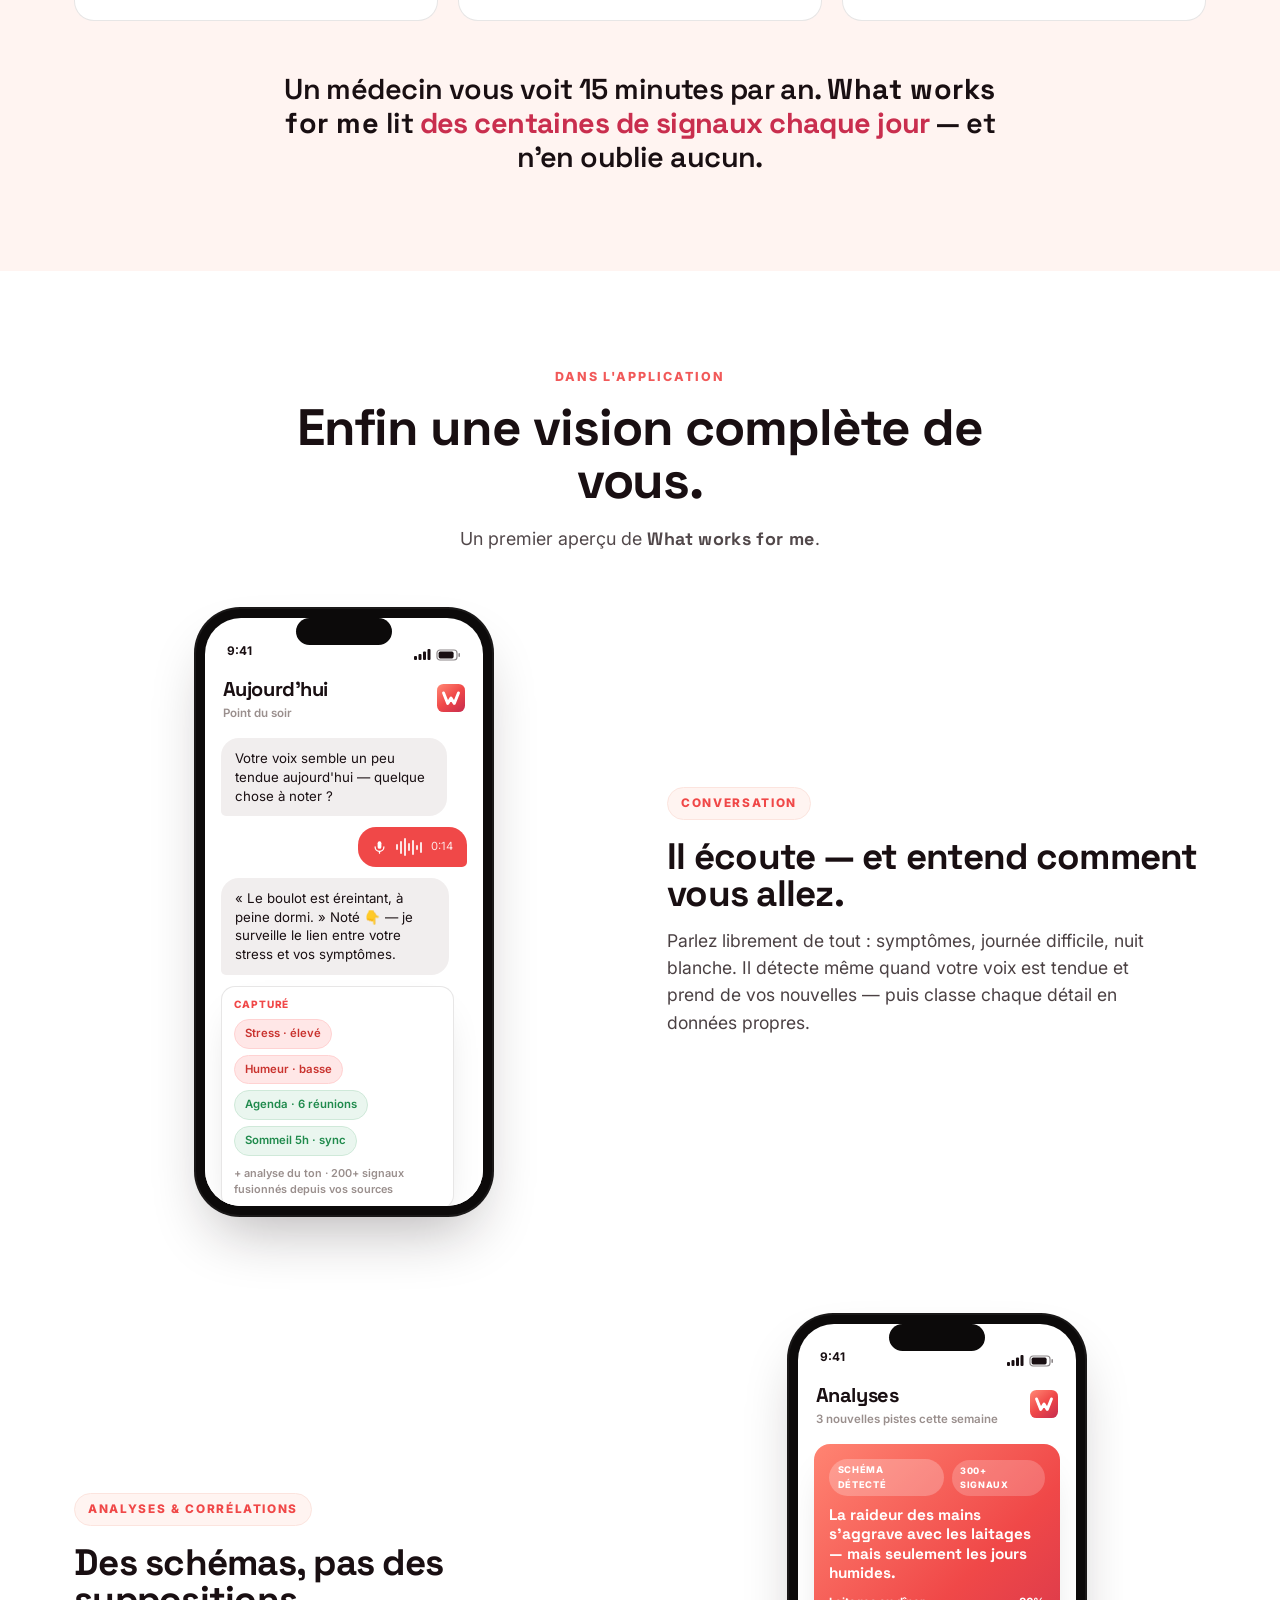
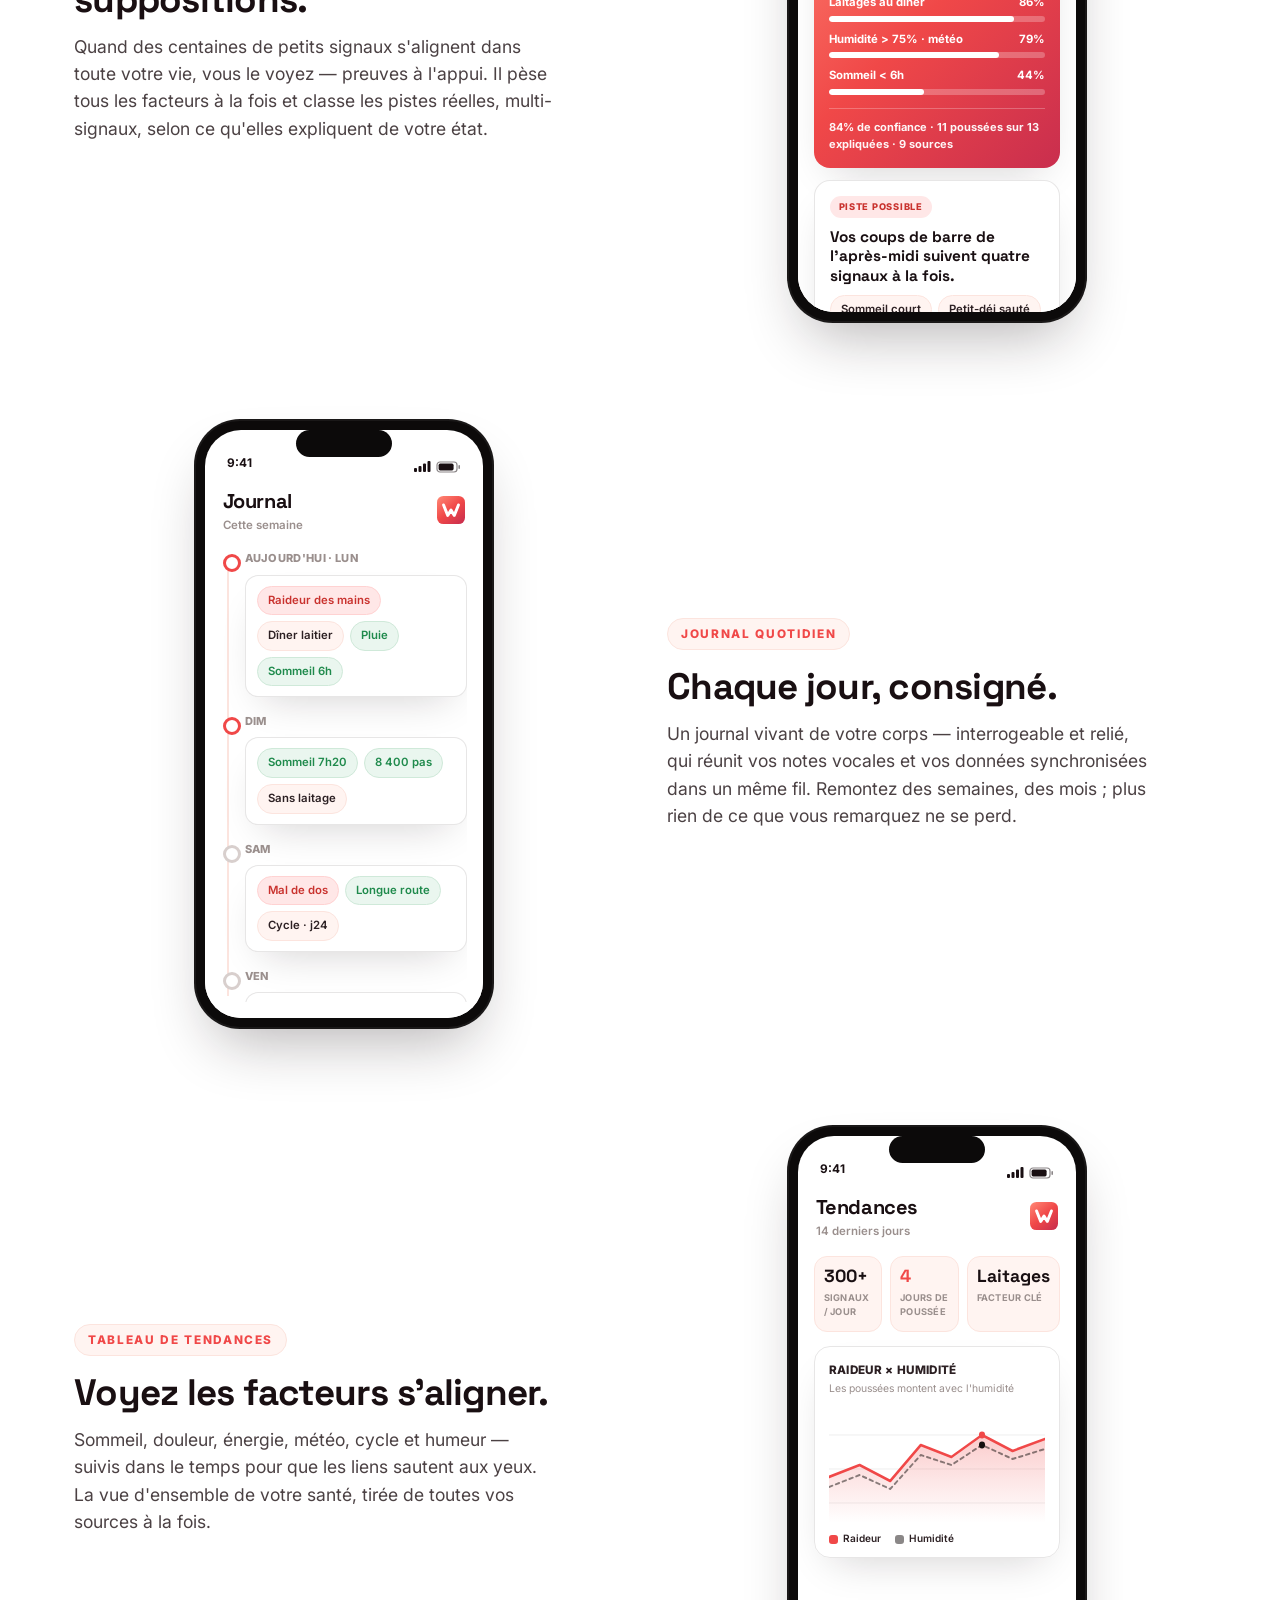
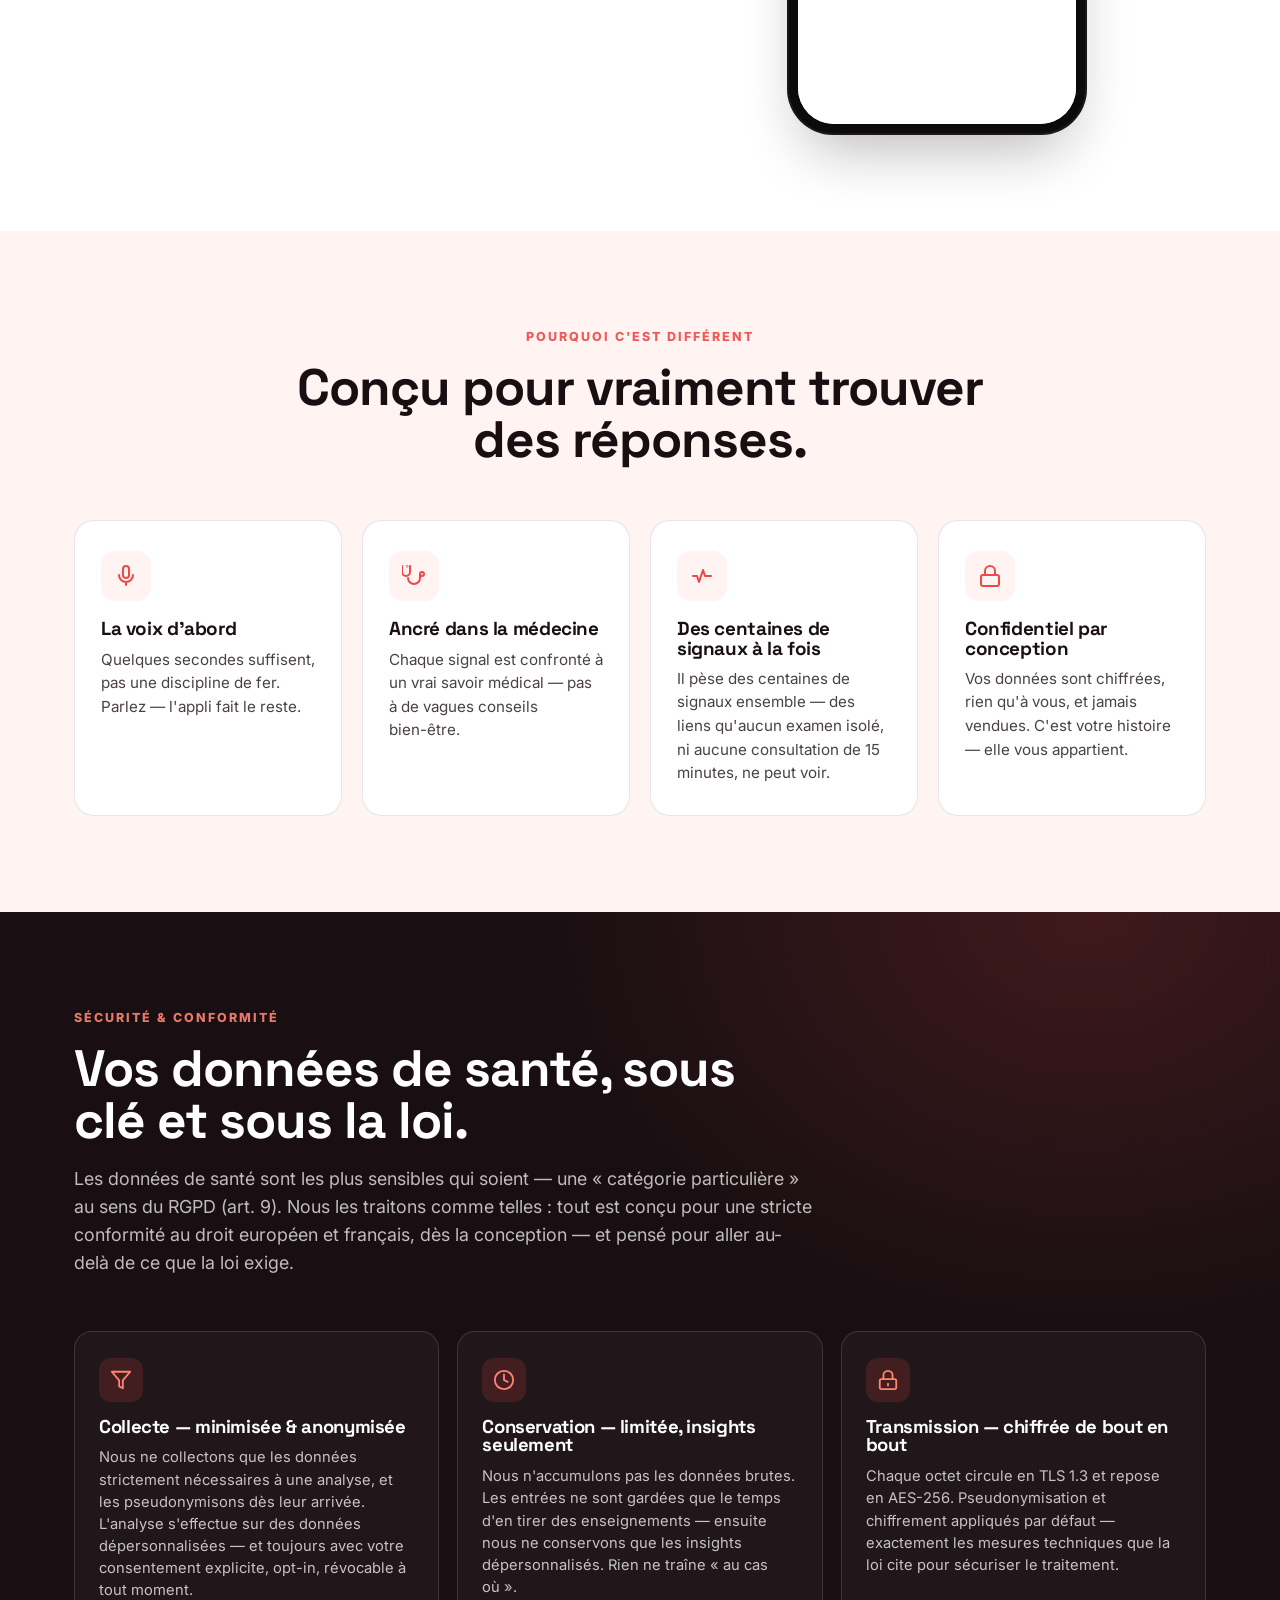
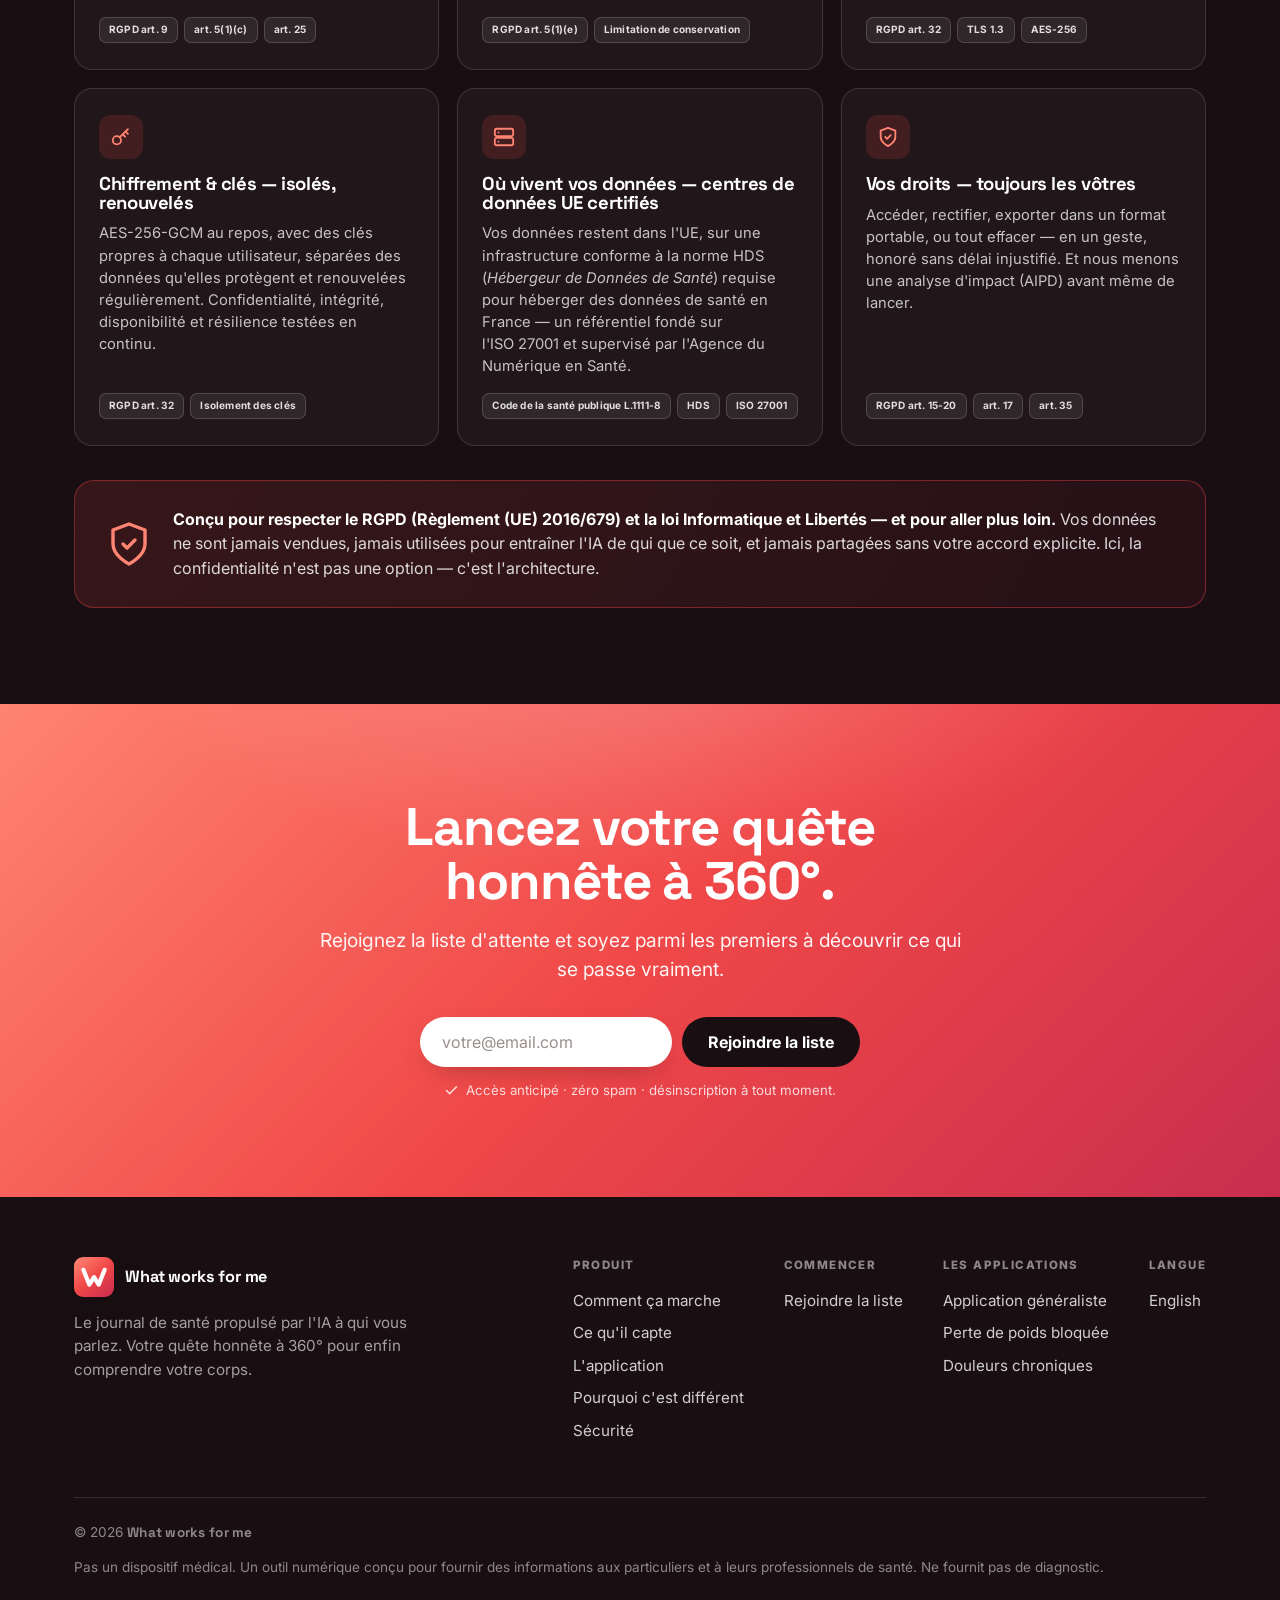
<file: V1/fr/index.html>
<!DOCTYPE html>
<html lang="fr">
<head>
<meta charset="UTF-8">
<meta name="viewport" content="width=device-width, initial-scale=1.0">
<title>What works for me — Le journal de santé IA à qui vous parlez</title>
<meta name="description" content="What works for me, le journal de santé IA à qui vous parlez. Par la voix, par photo et via les applis que vous utilisez déjà, il relie des centaines de signaux — symptômes, sommeil, météo, analyses, humeur — à la science médicale et à votre propre historique, jusqu'à ce que le schéma apparaisse.">
<meta name="theme-color" content="#F04848">
<meta property="og:type" content="website">
<meta property="og:title" content="What works for me — Le journal de santé IA à qui vous parlez">
<meta property="og:description" content="Dictez tout — voix, photos, résultats d'analyses, applis connectées. Il relie des centaines de signaux pour trouver les schémas multi-facteurs que la médecine traditionnelle a manqués. Confidentiel par conception, conforme au RGPD.">
<meta property="og:url" content="https://w.shoette.com/V1/fr/">
<!-- Favicons (chemins absolus : résolus depuis la racine) -->
<link rel="icon" href="/favicon.ico" sizes="32x32">
<link rel="icon" href="/favicon.svg" type="image/svg+xml">
<link rel="apple-touch-icon" href="/apple-touch-icon.png">
<link rel="manifest" href="/site.webmanifest">
<link rel="preconnect" href="https://fonts.googleapis.com">
<link rel="preconnect" href="https://fonts.gstatic.com" crossorigin>
<link href="https://fonts.googleapis.com/css2?family=Space+Grotesk:wght@500;600;700&family=Inter:wght@400;500;600;700;800;900&display=swap" rel="stylesheet">
<style>
  :root{
    --red:#F04848;
    --red-bright:#FF8472;
    --red-deep:#C92E4E;
    --red-700:#A8243F;
    --grad:linear-gradient(135deg,#FF8472 0%,#F04848 50%,#C92E4E 100%);
    --ink:#190F12;
    --ink-soft:#2C2023;
    --paper:#ffffff;
    --cream:#FFF4F1;
    --cream-2:#FCE4DE;
    --line:rgba(25,15,18,.10);
    --shadow:0 30px 60px -20px rgba(25,15,18,.32);
    --shadow-soft:0 18px 40px -18px rgba(25,15,18,.20);
    --maxw:1180px;
    --r:18px;
  }
  *{box-sizing:border-box;margin:0;padding:0}
  html{scroll-behavior:smooth;-webkit-text-size-adjust:100%}
  body{
    font-family:'Inter',system-ui,-apple-system,Segoe UI,Roboto,sans-serif;
    color:var(--ink);background:var(--paper);
    line-height:1.55;-webkit-font-smoothing:antialiased;text-rendering:optimizeLegibility;
    overflow-x:hidden;
  }
  h1,h2,h3,.display{font-family:'Space Grotesk','Inter',sans-serif;line-height:1.02;letter-spacing:-.02em;font-weight:700}
  .brandname{font-family:'Space Grotesk','Inter',sans-serif;font-weight:700;letter-spacing:.02em}
  a{color:inherit;text-decoration:none}
  img,svg{display:block}
  .wrap{width:100%;max-width:var(--maxw);margin:0 auto;padding:0 24px}
  .eyebrow{font-family:'Inter';font-weight:800;font-size:.78rem;letter-spacing:.16em;text-transform:uppercase;opacity:.9}

  .logo{width:40px;height:40px;flex:0 0 auto;filter:drop-shadow(0 6px 14px rgba(0,0,0,.20))}
  .mini-w{width:28px;height:28px;flex:0 0 auto}

  .btn{display:inline-flex;align-items:center;justify-content:center;gap:.5em;
    font-family:'Inter';font-weight:700;font-size:1rem;border:none;cursor:pointer;
    padding:15px 26px;border-radius:999px;transition:transform .18s ease,box-shadow .18s ease,background .18s ease,color .18s ease;
    white-space:nowrap;text-align:center}
  .btn:active{transform:translateY(1px)}
  .btn--light{background:#fff;color:var(--red-deep);box-shadow:0 10px 30px -10px rgba(0,0,0,.35)}
  .btn--light:hover{transform:translateY(-2px);box-shadow:0 16px 36px -10px rgba(0,0,0,.45)}
  .btn--dark{background:var(--ink);color:#fff}
  .btn--dark:hover{transform:translateY(-2px);background:#000}

  header.nav{position:sticky;top:0;z-index:50;background:var(--red);transition:box-shadow .25s ease}
  header.nav.scrolled{box-shadow:0 10px 30px -16px rgba(0,0,0,.5)}
  .nav__in{display:flex;align-items:center;justify-content:space-between;height:70px}
  .brand{display:flex;align-items:center;gap:11px;color:#fff;font-weight:800;font-family:'Space Grotesk'}
  .brand b{font-size:1.02rem;letter-spacing:-.01em}
  .nav__links{display:flex;align-items:center;gap:26px}
  .nav__links a{color:rgba(255,255,255,.92);font-weight:600;font-size:.95rem;transition:opacity .15s}
  .nav__links a:hover{opacity:.7}
  .nav__cta{background:#fff;color:var(--red-deep);padding:10px 20px;border-radius:999px;font-weight:700;font-size:.92rem;transition:transform .15s}
  .nav__cta:hover{transform:translateY(-1px)}

  .hero{position:relative;background:var(--red);color:#fff;overflow:hidden;padding:70px 0 90px}
  .hero::before{content:"";position:absolute;inset:0;
    background:radial-gradient(120% 80% at 82% -10%,rgba(255,170,150,.30),transparent 55%),
               radial-gradient(90% 70% at 0% 115%,rgba(120,15,45,.34),transparent 60%)}
  .hero__w{position:absolute;right:-10%;bottom:-26%;width:72vw;height:72vw;opacity:.07;pointer-events:none;user-select:none}
  .hero__grid{position:relative;display:grid;grid-template-columns:1.08fr .92fr;gap:40px;align-items:center}
  .hero__eyebrow{display:inline-flex;align-items:center;gap:9px;background:rgba(255,255,255,.14);
    border:1px solid rgba(255,255,255,.25);padding:8px 15px;border-radius:999px;font-size:.74rem;
    font-weight:800;letter-spacing:.12em;text-transform:uppercase;margin-bottom:24px;backdrop-filter:blur(4px)}
  .hero__eyebrow .dot{width:7px;height:7px;border-radius:50%;background:#fff;animation:pulse 2s infinite}
  @keyframes pulse{0%,100%{opacity:1}50%{opacity:.3}}
  .hero h1{font-size:clamp(2.3rem,5.4vw,4.05rem);margin-bottom:22px;letter-spacing:-.03em}
  .hero p.lede{font-size:clamp(1.05rem,1.7vw,1.3rem);max-width:36ch;color:rgba(255,255,255,.92);font-weight:450;margin-bottom:30px}
  .hero p.lede b{font-weight:700;color:#fff}

  .waitlist{display:flex;gap:10px;max-width:440px;flex-wrap:wrap}
  .waitlist input[type=email]{flex:1;min-width:200px;border:none;border-radius:999px;padding:15px 22px;
    font-family:'Inter';font-size:1rem;color:var(--ink);background:#fff;outline:none;box-shadow:0 10px 30px -14px rgba(0,0,0,.4)}
  .waitlist input::placeholder{color:#9a8f8d}
  .waitlist .btn{flex:0 0 auto}
  .form-note{margin-top:13px;font-size:.83rem;color:rgba(255,255,255,.8);display:flex;align-items:center;gap:7px}
  .form-success{display:none;align-items:center;gap:11px;background:rgba(255,255,255,.15);
    border:1px solid rgba(255,255,255,.3);padding:15px 20px;border-radius:16px;max-width:440px;font-weight:600}
  .form-success svg{flex:0 0 auto}
  .is-done .waitlist{display:none}
  .is-done .form-note{display:none}
  .is-done .form-success{display:flex}

  .hero__phone{justify-self:center;position:relative}
  .hero__badge{position:absolute;z-index:5;background:#fff;color:var(--ink);border-radius:14px;
    padding:12px 15px;box-shadow:var(--shadow);font-size:.8rem;line-height:1.3;max-width:215px}
  .hero__badge .k{font-weight:800;font-size:.66rem;letter-spacing:.1em;text-transform:uppercase;color:var(--red);display:block;margin-bottom:3px}
  .hero__badge.b1{top:14px;left:-48px}
  .hero__badge.b2{bottom:46px;right:-44px}

  section{padding:96px 0}
  .sec-head{max-width:740px;margin-bottom:54px}
  .sec-head.center{margin-left:auto;margin-right:auto;text-align:center}
  .sec-head .eyebrow{color:var(--red);margin-bottom:16px;display:block}
  .sec-head h2{font-size:clamp(2rem,4.4vw,3.2rem);margin-bottom:18px}
  .sec-head p{font-size:1.12rem;color:var(--ink-soft);opacity:.82}

  .problem{background:var(--ink);color:#fff}
  .problem .eyebrow{color:var(--red-bright)}
  .problem h2{font-size:clamp(2rem,4.4vw,3.3rem);max-width:18ch;margin-bottom:46px}
  .qgrid{display:grid;grid-template-columns:repeat(2,1fr);gap:18px;margin-bottom:46px}
  .qcard{border:1px solid rgba(255,255,255,.14);border-radius:var(--r);padding:26px;
    font-family:'Space Grotesk';font-weight:600;font-size:clamp(1.15rem,2.2vw,1.6rem);letter-spacing:-.02em;
    display:flex;align-items:center;gap:16px;background:rgba(255,255,255,.03);transition:border-color .2s,background .2s}
  .qcard:hover{border-color:var(--red);background:rgba(240,72,72,.08)}
  .qcard span{color:var(--red-bright);font-size:1.5em;line-height:0}
  .problem .punch{font-size:1.2rem;max-width:64ch;color:rgba(255,255,255,.82)}
  .problem .punch b{color:#fff}

  .steps{display:grid;grid-template-columns:repeat(3,1fr);gap:26px}
  .step{padding:34px 30px;border-radius:22px;background:var(--cream);border:1px solid var(--line);position:relative;overflow:hidden}
  .step:hover{box-shadow:var(--shadow-soft)}
  .step__n{font-family:'Space Grotesk';font-weight:700;font-size:3.4rem;color:var(--red);opacity:.22;line-height:1;margin-bottom:14px}
  .step h3{font-size:1.45rem;margin-bottom:10px}
  .step p{color:var(--ink-soft);opacity:.85;font-size:1.02rem}

  #sources{background:var(--cream)}
  .sources-grid{display:grid;grid-template-columns:repeat(3,1fr);gap:20px}
  .source-card{padding:28px 26px;border-radius:20px;border:1px solid var(--line);background:#fff;transition:transform .2s,box-shadow .2s}
  .source-card:hover{transform:translateY(-4px);box-shadow:var(--shadow-soft)}
  .source-ic{width:50px;height:50px;border-radius:14px;background:var(--cream);color:var(--red);display:grid;place-items:center;margin-bottom:18px}
  .source-card h3{font-size:1.18rem;margin-bottom:9px}
  .source-card p{font-size:.97rem;color:var(--ink-soft);opacity:.86}
  .source-card em{font-style:normal;font-weight:700;color:var(--red-deep)}
  .sources-note{text-align:center;margin:52px auto 0;font-family:'Space Grotesk';font-weight:600;
    font-size:clamp(1.25rem,2.8vw,1.8rem);letter-spacing:-.02em;color:var(--ink);line-height:1.18;max-width:26em}
  .sources-note b{color:var(--red-deep)}

  .showcase{background:#fff}
  .feature-row{display:grid;grid-template-columns:1fr 1fr;gap:54px;align-items:center;margin-bottom:96px}
  .feature-row:last-child{margin-bottom:0}
  .feature-row:nth-child(even) .feature-row__media{order:-1}
  .feature-row__copy .tag{display:inline-block;font-weight:800;font-size:.74rem;letter-spacing:.14em;
    text-transform:uppercase;color:var(--red);background:var(--cream);border:1px solid var(--cream-2);padding:6px 13px;border-radius:999px;margin-bottom:18px}
  .feature-row__copy h3{font-size:clamp(1.6rem,3.2vw,2.3rem);margin-bottom:14px}
  .feature-row__copy p{font-size:1.1rem;color:var(--ink-soft);opacity:.85;max-width:44ch}
  .feature-row__media{display:flex;justify-content:center}

  .phone{width:300px;height:610px;background:#0c0a0a;border-radius:46px;padding:11px;
    box-shadow:var(--shadow),inset 0 0 0 2px rgba(255,255,255,.06);position:relative;flex:0 0 auto}
  .phone__screen{position:relative;width:100%;height:100%;background:#fff;border-radius:36px;overflow:hidden;display:flex;flex-direction:column}
  .island{position:absolute;top:11px;left:50%;transform:translateX(-50%);width:96px;height:27px;background:#0c0a0a;border-radius:999px;z-index:20}
  .statusbar{height:50px;flex:0 0 auto;display:flex;align-items:flex-end;justify-content:space-between;
    padding:0 22px 7px;font-size:.74rem;font-weight:700;color:var(--ink);font-family:'Inter'}
  .statusbar .icons{display:flex;align-items:center;gap:5px}
  .float{animation:float 6s ease-in-out infinite}
  @keyframes float{0%,100%{transform:translateY(0)}50%{transform:translateY(-12px)}}

  .app{flex:1;display:flex;flex-direction:column;min-height:0;background:#fff}
  .app__top{padding:6px 18px 12px;display:flex;align-items:center;justify-content:space-between;flex:0 0 auto}
  .app__top .ttl{font-family:'Space Grotesk';font-weight:700;font-size:1.25rem;letter-spacing:-.02em}
  .app__top .sub{font-size:.72rem;color:#9a8f8d;font-weight:600}
  .app__body{flex:1;min-height:0;overflow:hidden;padding:4px 16px 16px}

  .chat{display:flex;flex-direction:column;gap:11px;height:100%}
  .bubble{max-width:88%;padding:11px 14px;border-radius:18px;font-size:.83rem;line-height:1.4}
  .bubble.bot{background:#F1EEEE;color:var(--ink);border-bottom-left-radius:5px;align-self:flex-start}
  .bubble.me{background:var(--red);color:#fff;border-bottom-right-radius:5px;align-self:flex-end}
  .bubble.me.voice{display:flex;align-items:center;gap:9px}
  .wave{display:flex;align-items:center;gap:2px;height:18px}
  .wave i{width:2px;background:rgba(255,255,255,.85);border-radius:2px;display:block}
  .logged{background:#fff;border:1px solid var(--line);border-radius:14px;padding:10px 12px;align-self:flex-start;max-width:95%;box-shadow:var(--shadow-soft)}
  .logged .lh{font-size:.63rem;font-weight:800;letter-spacing:.08em;text-transform:uppercase;color:var(--red);margin-bottom:7px}
  .chips{display:flex;flex-wrap:wrap;gap:6px}
  .chip{font-size:.71rem;font-weight:600;padding:5px 10px;border-radius:999px;background:var(--cream);color:var(--ink-soft);border:1px solid var(--cream-2)}
  .chip.alert{background:#FFE7E7;color:#C9322E;border-color:#ffd2d2}
  .chip.sync{background:#EAF6EF;color:#1f8a4c;border-color:#cfe9d9}
  .logged-more{margin-top:9px;font-size:.68rem;font-weight:600;color:#9a8f8d}
  .composer{margin-top:auto;display:flex;align-items:center;gap:10px;padding-top:6px}
  .composer .pill{flex:1;height:42px;border-radius:999px;background:#F1EEEE;display:flex;align-items:center;padding:0 16px;color:#9a8f8d;font-size:.8rem}
  .mic{width:46px;height:46px;border-radius:50%;background:var(--red);display:grid;place-items:center;flex:0 0 auto;box-shadow:0 10px 22px -8px rgba(240,72,72,.8);position:relative}
  .mic::after{content:"";position:absolute;inset:-6px;border-radius:50%;border:2px solid rgba(240,72,72,.35);animation:ring 2s infinite}
  @keyframes ring{0%{transform:scale(.8);opacity:.9}100%{transform:scale(1.4);opacity:0}}

  .insight-card{border-radius:16px;padding:15px;margin-bottom:12px;border:1px solid var(--line);background:#fff;box-shadow:var(--shadow-soft)}
  .insight-card.hero-find{background:var(--grad);color:#fff;border:none}
  .ic-top{display:flex;align-items:center;gap:8px;margin-bottom:9px}
  .ic-badge{font-size:.58rem;font-weight:800;letter-spacing:.08em;text-transform:uppercase;padding:4px 9px;border-radius:999px;background:rgba(255,255,255,.24);color:#fff}
  .insight-card.lead .ic-badge{background:#FFE7E7;color:#C9322E}
  .ic-scan{margin-left:auto;font-size:.56rem;font-weight:800;letter-spacing:.06em;text-transform:uppercase;background:rgba(255,255,255,.2);color:#fff;padding:4px 8px;border-radius:999px}
  .ic-title{font-family:'Space Grotesk';font-weight:700;font-size:.96rem;line-height:1.25}
  .insight-card.lead .ic-title{color:var(--ink)}
  .factors{margin-top:12px;display:flex;flex-direction:column;gap:9px}
  .factor .frow{display:flex;justify-content:space-between;gap:8px;font-size:.71rem;font-weight:700;margin-bottom:4px;color:#fff}
  .factor .fbar{height:6px;border-radius:999px;background:rgba(255,255,255,.25);overflow:hidden}
  .factor .fbar i{display:block;height:100%;background:#fff;border-radius:999px}
  .ic-foot{margin-top:13px;font-size:.69rem;font-weight:700;color:rgba(255,255,255,.95);border-top:1px solid rgba(255,255,255,.25);padding-top:10px}
  .corr{margin-top:11px}
  .corr .bar{height:7px;border-radius:999px;background:#F1EEEE;overflow:hidden}
  .corr .bar i{display:block;height:100%;border-radius:999px;background:var(--red)}
  .corr .lbl{display:flex;justify-content:space-between;font-size:.65rem;font-weight:700;color:var(--ink-soft);margin-top:6px}

  .tl{position:relative;padding-left:24px;height:100%;overflow:hidden}
  .tl::before{content:"";position:absolute;left:6px;top:6px;bottom:6px;width:2px;background:var(--cream-2)}
  .tl-day{position:relative;margin-bottom:16px}
  .tl-day::before{content:"";position:absolute;left:-22px;top:4px;width:12px;height:12px;border-radius:50%;background:#fff;border:3px solid var(--red)}
  .tl-day.muted::before{border-color:#d8cfcd}
  .tl-date{font-size:.69rem;font-weight:800;letter-spacing:.03em;color:#9a8f8d;text-transform:uppercase;margin-bottom:7px}
  .tl-card{border:1px solid var(--line);border-radius:13px;padding:10px 11px;background:#fff;box-shadow:var(--shadow-soft)}

  .metrics{display:grid;grid-template-columns:repeat(3,1fr);gap:8px;margin-bottom:14px}
  .metric{background:var(--cream);border:1px solid var(--cream-2);border-radius:13px;padding:11px 9px}
  .metric .v{font-family:'Space Grotesk';font-weight:700;font-size:1.1rem;line-height:1}
  .metric .l{font-size:.58rem;font-weight:700;color:#9a8f8d;text-transform:uppercase;letter-spacing:.03em;margin-top:5px}
  .metric .v small{font-size:.6rem;font-weight:700}
  .up{color:#1f9d55}.down{color:var(--red)}
  .chart-card{border:1px solid var(--line);border-radius:16px;padding:14px 14px 10px;box-shadow:var(--shadow-soft)}
  .chart-card .ct{font-size:.73rem;font-weight:800;letter-spacing:.03em;text-transform:uppercase;color:var(--ink-soft);margin-bottom:2px}
  .chart-card .cs{font-size:.65rem;color:#9a8f8d;margin-bottom:8px}
  .legend{display:flex;gap:14px;margin-top:8px;font-size:.63rem;font-weight:600;color:var(--ink-soft)}
  .legend i{width:9px;height:9px;border-radius:3px;display:inline-block;margin-right:5px;vertical-align:middle}

  #why{background:var(--cream)}
  .why-grid{display:grid;grid-template-columns:repeat(4,1fr);gap:20px}
  .why-card{padding:30px 26px;border-radius:20px;border:1px solid var(--line);background:#fff;transition:transform .2s,box-shadow .2s}
  .why-card:hover{transform:translateY(-4px);box-shadow:var(--shadow-soft)}
  .why-ic{width:50px;height:50px;border-radius:14px;background:var(--cream);color:var(--red);display:grid;place-items:center;margin-bottom:18px}
  .why-card h3{font-size:1.18rem;margin-bottom:9px}
  .why-card p{font-size:.95rem;color:var(--ink-soft);opacity:.85}

  .security{background:var(--ink);color:#fff;position:relative;overflow:hidden}
  .security::before{content:"";position:absolute;inset:0;background:radial-gradient(70% 50% at 85% 0%,rgba(240,72,72,.18),transparent 60%);pointer-events:none}
  .security .wrap{position:relative}
  .security .eyebrow{color:var(--red-bright)}
  .security .sec-head h2{color:#fff}
  .security .sec-head p{color:rgba(255,255,255,.72);opacity:1}
  .law-grid{display:grid;grid-template-columns:repeat(3,1fr);gap:18px}
  .law-card{border:1px solid rgba(255,255,255,.13);border-radius:18px;padding:26px 24px;background:rgba(255,255,255,.035);
    display:flex;flex-direction:column;transition:border-color .2s,background .2s}
  .law-card:hover{border-color:rgba(240,72,72,.6);background:rgba(240,72,72,.06)}
  .law-ic{width:44px;height:44px;border-radius:12px;background:rgba(240,72,72,.16);color:var(--red-bright);display:grid;place-items:center;margin-bottom:16px}
  .law-card h3{font-size:1.16rem;margin-bottom:10px}
  .law-card p{font-size:.92rem;line-height:1.5;color:rgba(255,255,255,.74);flex:1}
  .law-refs{display:flex;flex-wrap:wrap;gap:6px;margin-top:16px}
  .ref{font-family:'Inter';font-size:.63rem;font-weight:700;letter-spacing:.02em;color:rgba(255,255,255,.85);
    background:rgba(255,255,255,.07);border:1px solid rgba(255,255,255,.16);padding:4px 9px;border-radius:7px}
  .compliance-banner{margin-top:34px;display:flex;align-items:center;gap:20px;
    border:1px solid rgba(240,72,72,.4);background:linear-gradient(120deg,rgba(240,72,72,.14),rgba(201,46,78,.08));
    border-radius:20px;padding:26px 30px}
  .compliance-banner .shield{flex:0 0 auto;width:48px;height:48px;color:var(--red-bright)}
  .compliance-banner p{font-size:1rem;line-height:1.55;color:rgba(255,255,255,.84)}
  .compliance-banner p b{color:#fff}

  .cta{background:var(--grad);color:#fff;text-align:center;position:relative;overflow:hidden}
  .cta::before{content:"";position:absolute;inset:0;background:radial-gradient(70% 90% at 50% -20%,rgba(255,255,255,.22),transparent 60%)}
  .cta__in{position:relative;max-width:700px;margin:0 auto}
  .cta h2{font-size:clamp(2rem,4.6vw,3.3rem);margin-bottom:18px}
  .cta p{font-size:1.2rem;color:rgba(255,255,255,.94);margin-bottom:32px}
  .cta .waitlist,.cta .form-success{margin:0 auto}
  .cta .form-note{justify-content:center}

  footer{background:var(--ink);color:#fff;padding:60px 0 40px}
  .foot{display:flex;justify-content:space-between;align-items:flex-start;gap:30px;flex-wrap:wrap}
  .foot .brand{margin-bottom:14px}
  .foot p{color:rgba(255,255,255,.6);max-width:36ch;font-size:.95rem}
  .foot__links{display:flex;gap:40px;flex-wrap:wrap}
  .foot__col h4{font-size:.72rem;letter-spacing:.12em;text-transform:uppercase;color:rgba(255,255,255,.5);margin-bottom:14px;font-family:'Inter';font-weight:800}
  .foot__col a{display:block;color:rgba(255,255,255,.8);font-size:.95rem;margin-bottom:9px;transition:color .15s}
  .foot__col a:hover{color:#fff}
  .foot__bottom{margin-top:46px;padding-top:24px;border-top:1px solid rgba(255,255,255,.12);
    display:flex;justify-content:space-between;gap:14px;flex-wrap:wrap;color:rgba(255,255,255,.5);font-size:.85rem}

  .js .reveal{opacity:0;transform:translateY(26px);transition:opacity .7s cubic-bezier(.2,.7,.2,1),transform .7s cubic-bezier(.2,.7,.2,1)}
  .js .reveal.in{opacity:1;transform:none}

  @media(max-width:900px){
    .hero__grid{grid-template-columns:1fr;gap:50px}
    .hero{padding:46px 0 70px}
    .hero p.lede{max-width:48ch}
    .hero__badge{display:none}
    .nav__links{display:none}
    .feature-row{grid-template-columns:1fr;gap:34px}
    .feature-row:nth-child(even) .feature-row__media{order:0}
    .feature-row__copy{text-align:center}
    .feature-row__copy p{margin-left:auto;margin-right:auto}
    .steps{grid-template-columns:1fr}
    .sources-grid{grid-template-columns:repeat(2,1fr)}
    .why-grid{grid-template-columns:repeat(2,1fr)}
    .law-grid{grid-template-columns:repeat(2,1fr)}
    .qgrid{grid-template-columns:1fr}
    .compliance-banner{flex-direction:column;text-align:center;align-items:center}
    section{padding:72px 0}
  }
  @media(max-width:540px){
    .sources-grid{grid-template-columns:1fr}
    .why-grid{grid-template-columns:1fr}
    .law-grid{grid-template-columns:1fr}
    .waitlist{flex-direction:column}
    .waitlist .btn{width:100%}
    .foot{flex-direction:column}
    .phone{width:270px;height:550px}
  }
  @media(prefers-reduced-motion:reduce){
    *{animation:none!important}
    html{scroll-behavior:auto}
    .js .reveal{opacity:1;transform:none}
  }
</style>
</head>
<body>

<!-- marques logo réutilisables -->
<svg width="0" height="0" style="position:absolute" aria-hidden="true" focusable="false">
  <defs>
    <linearGradient id="wgrad" x1="0.08" y1="0" x2="0.92" y2="1">
      <stop offset="0" stop-color="#FF8472"/>
      <stop offset="0.5" stop-color="#F04848"/>
      <stop offset="1" stop-color="#C92E4E"/>
    </linearGradient>
    <symbol id="wmark" viewBox="0 0 512 512">
      <rect width="512" height="512" rx="116" fill="url(#wgrad)"/>
      <path d="M120 164 L196 354 L256 258 L316 354 L392 164" fill="none" stroke="#fff" stroke-width="54" stroke-linecap="round" stroke-linejoin="round"/>
    </symbol>
    <symbol id="wmarkRed" viewBox="0 0 512 512">
      <rect width="512" height="512" rx="116" fill="#fff"/>
      <path d="M120 164 L196 354 L256 258 L316 354 L392 164" fill="none" stroke="url(#wgrad)" stroke-width="54" stroke-linecap="round" stroke-linejoin="round"/>
    </symbol>
  </defs>
</svg>

<!-- NAV -->
<header class="nav" id="top">
  <div class="wrap nav__in">
    <a class="brand" href="#top">
      <svg class="logo" aria-hidden="true"><use href="#wmarkRed"/></svg>
      <b>What works for me</b>
    </a>
    <nav class="nav__links">
      <a href="#how">Comment ça marche</a>
      <a href="#sources">Ce qu'il capte</a>
      <a href="#app">L'application</a>
      <a href="#security">Sécurité</a>
    </nav>
    <a href="#waitlist" class="nav__cta">Rejoindre la liste</a>
  </div>
</header>

<!-- HERO -->
<section class="hero">
  <svg class="hero__w" viewBox="0 0 512 512" aria-hidden="true"><path d="M120 164 L196 354 L256 258 L316 354 L392 164" fill="none" stroke="#fff" stroke-width="54" stroke-linecap="round" stroke-linejoin="round"/></svg>
  <div class="wrap hero__grid">
    <div class="hero__copy">
      <span class="hero__eyebrow"><span class="dot"></span> Le journal de santé IA à qui vous parlez</span>
      <h1>Qu'est-ce qui ne va pas chez&nbsp;moi&nbsp;?</h1>
      <p class="lede">Dites-lui tout — par la voix, en photo, via les applis que vous utilisez déjà. Il relie <b>des centaines de signaux</b> à la science médicale et à votre propre historique, jour après jour, jusqu'à ce que le schéma finisse par apparaître.</p>

      <form class="waitlist" id="form-hero" novalidate>
        <input type="email" name="email" placeholder="votre@email.com" aria-label="Adresse email" required>
        <input type="text" name="website" tabindex="-1" autocomplete="off" aria-hidden="true" style="position:absolute;left:-9999px;width:1px;height:1px;opacity:0">
        <button class="btn btn--light" type="submit">Rejoindre la liste</button>
      </form>
      <div class="form-note">
        <svg width="15" height="15" viewBox="0 0 24 24" fill="none" stroke="currentColor" stroke-width="2.4" stroke-linecap="round"><path d="M20 6 9 17l-5-5"/></svg>
        Soyez parmi les premiers au lancement. Jamais de spam.
      </div>
      <div class="form-success">
        <svg width="22" height="22" viewBox="0 0 24 24" fill="none" stroke="currentColor" stroke-width="2.4" stroke-linecap="round" stroke-linejoin="round"><circle cx="12" cy="12" r="10"/><path d="m8 12 3 3 5-6"/></svg>
        Vous êtes sur la liste. On vous écrit bientôt.
      </div>
    </div>

    <div class="hero__phone">
      <div class="hero__badge b1"><span class="k">Schéma détecté</span>La raideur des mains apparaît après un dîner laitier — les jours humides et pluvieux.</div>
      <div class="hero__badge b2"><span class="k">Tout au même endroit</span>Des centaines par jour — voix, applis, photos, analyses, humeur.</div>
      <div class="phone float">
        <div class="island"></div>
        <div class="phone__screen">
          <div class="statusbar">
            <span>9:41</span>
            <span class="icons">
              <svg width="17" height="11" viewBox="0 0 17 11" fill="currentColor"><rect x="0" y="7" width="3" height="4" rx="1"/><rect x="4.5" y="5" width="3" height="6" rx="1"/><rect x="9" y="2.5" width="3" height="8.5" rx="1"/><rect x="13.5" y="0" width="3" height="11" rx="1"/></svg>
              <svg width="16" height="11" viewBox="0 0 16 11" fill="currentColor"><path d="M8 2.2c2.1 0 4 .8 5.4 2.2l1.3-1.3A9.4 9.4 0 0 0 8 .3 9.4 9.4 0 0 0 1.3 3.1l1.3 1.3A7.6 7.6 0 0 1 8 2.2Z"/><path d="M8 5.6c1.2 0 2.3.5 3.1 1.3l1.3-1.3A6 6 0 0 0 8 3.8a6 6 0 0 0-4.4 1.8l1.3 1.3A4.4 4.4 0 0 1 8 5.6Z"/><circle cx="8" cy="9.2" r="1.6"/></svg>
              <svg width="25" height="12" viewBox="0 0 25 12" fill="none"><rect x="1" y="1" width="20" height="10" rx="3" stroke="currentColor" stroke-width="1.2" opacity=".5"/><rect x="2.6" y="2.6" width="15" height="6.8" rx="1.6" fill="currentColor"/><rect x="22.4" y="4" width="1.6" height="4" rx="1" fill="currentColor" opacity=".5"/></svg>
            </span>
          </div>
          <div class="app">
            <div class="app__top">
              <div>
                <div class="ttl">Aujourd'hui</div>
                <div class="sub">Lundi · Point du matin</div>
              </div>
              <svg class="mini-w" aria-hidden="true"><use href="#wmark"/></svg>
            </div>
            <div class="app__body chat">
              <div class="bubble bot">Bonjour ☀️ Comment vont vos mains aujourd'hui&nbsp;?</div>
              <div class="bubble me voice">
                <svg width="15" height="15" viewBox="0 0 24 24" fill="#fff"><path d="M12 14a3 3 0 0 0 3-3V5a3 3 0 0 0-6 0v6a3 3 0 0 0 3 3Z"/><path d="M5 11a7 7 0 0 0 14 0" stroke="#fff" stroke-width="2" fill="none" stroke-linecap="round"/><path d="M12 18v3" stroke="#fff" stroke-width="2" stroke-linecap="round"/></svg>
                <span class="wave">
                  <i style="height:5px"></i><i style="height:11px"></i><i style="height:17px"></i><i style="height:9px"></i><i style="height:14px"></i><i style="height:6px"></i><i style="height:12px"></i><i style="height:16px"></i><i style="height:7px"></i>
                </span>
                <span style="font-size:.7rem;opacity:.85">0:11</span>
              </div>
              <div class="bubble bot" style="max-width:92%">«&nbsp;Encore raides. Pâtes à la crème hier soir, et il a plu toute la journée.&nbsp;» Noté 👇</div>
              <div class="logged">
                <div class="lh">Noté à l'instant</div>
                <div class="chips">
                  <span class="chip alert">Raideur des mains · légère</span>
                  <span class="chip">Laitier · dîner</span>
                  <span class="chip sync">Pluie · auto</span>
                  <span class="chip sync">Sommeil 6h · sync</span>
                </div>
                <div class="logged-more">+ 300 autres signaux synchronisés depuis vos applis aujourd'hui</div>
              </div>
              <div class="composer">
                <span class="pill">Touchez pour parler…</span>
                <span class="mic">
                  <svg width="20" height="20" viewBox="0 0 24 24" fill="#fff"><path d="M12 14a3 3 0 0 0 3-3V5a3 3 0 0 0-6 0v6a3 3 0 0 0 3 3Z"/><path d="M5 11a7 7 0 0 0 14 0" stroke="#fff" stroke-width="2" fill="none" stroke-linecap="round"/><path d="M12 18v3" stroke="#fff" stroke-width="2" stroke-linecap="round"/></svg>
                </span>
              </div>
            </div>
          </div>
        </div>
      </div>
    </div>
  </div>
</section>

<!-- PROBLÈME -->
<section class="problem" id="problem">
  <div class="wrap">
    <div class="reveal">
      <span class="eyebrow">Ça vous parle&nbsp;?</span>
      <h2>Votre corps essaie de vous dire quelque chose.</h2>
    </div>
    <div class="qgrid reveal">
      <div class="qcard"><span>·</span>Pourquoi je ne dors pas&nbsp;?</div>
      <div class="qcard"><span>·</span>Pourquoi mon dos me fait encore mal&nbsp;?</div>
      <div class="qcard"><span>·</span>Pourquoi mon poids ne bouge pas&nbsp;?</div>
      <div class="qcard"><span>·</span>Pourquoi ça revient sans cesse&nbsp;?</div>
    </div>
    <p class="punch reveal">Les examens reviennent <b>«&nbsp;normaux&nbsp;».</b> Mais vous savez que quelque chose cloche. La réponse tient rarement à une seule cause — ce sont <b>des centaines</b> de petites choses qui s'alignent, que personne n'a jamais eu le temps, ni les données, de relier. <b>Jusqu'à maintenant.</b></p>
  </div>
</section>

<!-- COMMENT ÇA MARCHE -->
<section id="how">
  <div class="wrap">
    <div class="sec-head center reveal">
      <span class="eyebrow">Comment ça marche</span>
      <h2>De l'intuition à la découverte.</h2>
      <p>Trois étapes. Sans formulaire, sans jargon médical, sans effort.</p>
    </div>
    <div class="steps">
      <div class="step reveal">
        <div class="step__n">01</div>
        <h3>Parlez</h3>
        <p>Dites simplement ce qui se passe — symptômes, sommeil, humeur, stress, même le cauchemar d'hier. Photographiez un résultat d'analyse ou votre lecteur de glycémie. Il entend même dans votre voix quand quelque chose ne va pas.</p>
      </div>
      <div class="step reveal">
        <div class="step__n">02</div>
        <h3>Connectez</h3>
        <p>Reliez les applis que vous utilisez déjà — météo, pas, sommeil, agenda, cycle. Il agrège des centaines de signaux et les structure proprement, dans toutes les langues.</p>
      </div>
      <div class="step reveal">
        <div class="step__n">03</div>
        <h3>Comprenez</h3>
        <p>Il confronte l'ensemble à la recherche médicale et à votre propre passé, et révèle les schémas multi-facteurs qu'aucune consultation de 15 minutes ne pourrait voir.</p>
      </div>
    </div>
  </div>
</section>

<!-- SOURCES -->
<section id="sources">
  <div class="wrap">
    <div class="sec-head center reveal">
      <span class="eyebrow">Un seul outil, tous les signaux</span>
      <h2>Donnez-lui tout. Il en tire du sens.</h2>
      <p>La plupart des applis suivent une seule chose. <span class="brandname">What works for me</span> capte des centaines de signaux, issus de tous les recoins de votre vie — et transforme le chaos en données claires et comparables qu'aucun cerveau humain ne pourrait retenir.</p>
    </div>
    <div class="sources-grid">
      <div class="source-card reveal">
        <div class="source-ic"><svg width="24" height="24" viewBox="0 0 24 24" fill="none" stroke="currentColor" stroke-width="2" stroke-linecap="round" stroke-linejoin="round"><path d="M12 14a3 3 0 0 0 3-3V5a3 3 0 0 0-6 0v6a3 3 0 0 0 3 3Z"/><path d="M19 11a7 7 0 0 1-14 0"/><path d="M12 18v3"/></svg></div>
        <h3>Votre voix</h3>
        <p>Dictez symptômes, sommeil, humeur, sources de stress, un mauvais rêve. Vous préférez écrire&nbsp;? Ça marche aussi.</p>
      </div>
      <div class="source-card reveal">
        <div class="source-ic"><svg width="24" height="24" viewBox="0 0 24 24" fill="none" stroke="currentColor" stroke-width="2" stroke-linecap="round" stroke-linejoin="round"><path d="M2 12h2"/><path d="M6 8v8"/><path d="M10 4v16"/><path d="M14 7v10"/><path d="M18 9v6"/><path d="M22 11v2"/></svg></div>
        <h3>Votre ton, décrypté</h3>
        <p>Il entend <em>comment</em> vous le dites. «&nbsp;Votre voix semble tendue aujourd'hui — un souci à noter&nbsp;?&nbsp;»</p>
      </div>
      <div class="source-card reveal">
        <div class="source-ic"><svg width="24" height="24" viewBox="0 0 24 24" fill="none" stroke="currentColor" stroke-width="2" stroke-linecap="round" stroke-linejoin="round"><path d="M10 13a5 5 0 0 0 7.07 0l2.83-2.83a5 5 0 0 0-7.07-7.07l-1.41 1.41"/><path d="M14 11a5 5 0 0 0-7.07 0L4.1 13.83a5 5 0 0 0 7.07 7.07l1.41-1.41"/></svg></div>
        <h3>Les applis que vous avez déjà</h3>
        <p>Météo, pas, applis de sommeil, votre agenda (ce dîner tardif, cette réunion stressante), cycle menstruel, et toute appli santé.</p>
      </div>
      <div class="source-card reveal">
        <div class="source-ic"><svg width="24" height="24" viewBox="0 0 24 24" fill="none" stroke="currentColor" stroke-width="2" stroke-linecap="round" stroke-linejoin="round"><path d="M14.5 4h-5L7 7H4a2 2 0 0 0-2 2v9a2 2 0 0 0 2 2h16a2 2 0 0 0 2-2V9a2 2 0 0 0-2-2h-3l-2.5-3z"/><circle cx="12" cy="13" r="3.5"/></svg></div>
        <h3>Une photo suffit</h3>
        <p>Photographiez votre lecteur de glycémie, votre tensiomètre, une bandelette ou un compte-rendu — il lit les chiffres pour vous.</p>
      </div>
      <div class="source-card reveal">
        <div class="source-ic"><svg width="24" height="24" viewBox="0 0 24 24" fill="none" stroke="currentColor" stroke-width="2" stroke-linecap="round" stroke-linejoin="round"><path d="M14 2H6a2 2 0 0 0-2 2v16a2 2 0 0 0 2 2h12a2 2 0 0 0 2-2V8z"/><path d="M14 2v6h6"/><path d="M8 13h8"/><path d="M8 17h5"/></svg></div>
        <h3>Tout document, toute langue</h3>
        <p>Résultats, ordonnances, examens — en image, audio, flux de données ou texte. Structurés proprement, quelle que soit la langue.</p>
      </div>
      <div class="source-card reveal">
        <div class="source-ic"><svg width="24" height="24" viewBox="0 0 24 24" fill="none" stroke="currentColor" stroke-width="2" stroke-linecap="round" stroke-linejoin="round"><path d="M3 12h4l2 6 4-12 2 6h6"/></svg></div>
        <h3>Le lien corps-esprit</h3>
        <p>Stress, cortisol, adrénaline, sommeil haché — il sait que votre humeur agit sur la chimie de votre corps, et la suit.</p>
      </div>
    </div>
    <p class="sources-note reveal">Un médecin vous voit 15 minutes par an. <span class="brandname">What works for me</span> lit <b>des centaines de signaux chaque jour</b> — et n'en oublie aucun.</p>
  </div>
</section>

<!-- APPLICATION -->
<section class="showcase" id="app">
  <div class="wrap">
    <div class="sec-head center reveal">
      <span class="eyebrow">Dans l'application</span>
      <h2>Enfin une vision complète de vous.</h2>
      <p>Un premier aperçu de <span class="brandname">What works for me</span>.</p>
    </div>

    <!-- rangée 1 : conversation -->
    <div class="feature-row reveal">
      <div class="feature-row__copy">
        <span class="tag">Conversation</span>
        <h3>Il écoute — et entend comment vous allez.</h3>
        <p>Parlez librement de tout&nbsp;: symptômes, journée difficile, nuit blanche. Il détecte même quand votre voix est tendue et prend de vos nouvelles — puis classe chaque détail en données propres.</p>
      </div>
      <div class="feature-row__media">
        <div class="phone">
          <div class="island"></div>
          <div class="phone__screen">
            <div class="statusbar"><span>9:41</span><span class="icons"><svg width="17" height="11" viewBox="0 0 17 11" fill="currentColor"><rect x="0" y="7" width="3" height="4" rx="1"/><rect x="4.5" y="5" width="3" height="6" rx="1"/><rect x="9" y="2.5" width="3" height="8.5" rx="1"/><rect x="13.5" y="0" width="3" height="11" rx="1"/></svg><svg width="25" height="12" viewBox="0 0 25 12" fill="none"><rect x="1" y="1" width="20" height="10" rx="3" stroke="currentColor" stroke-width="1.2" opacity=".5"/><rect x="2.6" y="2.6" width="15" height="6.8" rx="1.6" fill="currentColor"/><rect x="22.4" y="4" width="1.6" height="4" rx="1" fill="currentColor" opacity=".5"/></svg></span></div>
            <div class="app">
              <div class="app__top"><div><div class="ttl">Aujourd'hui</div><div class="sub">Point du soir</div></div><svg class="mini-w" aria-hidden="true"><use href="#wmark"/></svg></div>
              <div class="app__body chat">
                <div class="bubble bot" style="max-width:92%">Votre voix semble un peu tendue aujourd'hui — quelque chose à noter&nbsp;?</div>
                <div class="bubble me voice">
                  <svg width="15" height="15" viewBox="0 0 24 24" fill="#fff"><path d="M12 14a3 3 0 0 0 3-3V5a3 3 0 0 0-6 0v6a3 3 0 0 0 3 3Z"/><path d="M5 11a7 7 0 0 0 14 0" stroke="#fff" stroke-width="2" fill="none" stroke-linecap="round"/><path d="M12 18v3" stroke="#fff" stroke-width="2" stroke-linecap="round"/></svg>
                  <span class="wave"><i style="height:6px"></i><i style="height:13px"></i><i style="height:18px"></i><i style="height:8px"></i><i style="height:15px"></i><i style="height:5px"></i><i style="height:11px"></i></span>
                  <span style="font-size:.7rem;opacity:.85">0:14</span>
                </div>
                <div class="bubble bot" style="max-width:93%">«&nbsp;Le boulot est éreintant, à peine dormi.&nbsp;» Noté 👇 — je surveille le lien entre votre stress et vos symptômes.</div>
                <div class="logged">
                  <div class="lh">Capturé</div>
                  <div class="chips"><span class="chip alert">Stress · élevé</span><span class="chip alert">Humeur · basse</span><span class="chip sync">Agenda · 6 réunions</span><span class="chip sync">Sommeil 5h · sync</span></div>
                  <div class="logged-more">+ analyse du ton · 200+ signaux fusionnés depuis vos sources</div>
                </div>
                <div class="composer"><span class="pill">Touchez pour parler…</span><span class="mic"><svg width="20" height="20" viewBox="0 0 24 24" fill="#fff"><path d="M12 14a3 3 0 0 0 3-3V5a3 3 0 0 0-6 0v6a3 3 0 0 0 3 3Z"/><path d="M5 11a7 7 0 0 0 14 0" stroke="#fff" stroke-width="2" fill="none" stroke-linecap="round"/><path d="M12 18v3" stroke="#fff" stroke-width="2" stroke-linecap="round"/></svg></span></div>
              </div>
            </div>
          </div>
        </div>
      </div>
    </div>

    <!-- rangée 2 : analyses -->
    <div class="feature-row reveal">
      <div class="feature-row__copy">
        <span class="tag">Analyses &amp; corrélations</span>
        <h3>Des schémas, pas des suppositions.</h3>
        <p>Quand des centaines de petits signaux s'alignent dans toute votre vie, vous le voyez — preuves à l'appui. Il pèse tous les facteurs à la fois et classe les pistes réelles, multi-signaux, selon ce qu'elles expliquent de votre état.</p>
      </div>
      <div class="feature-row__media">
        <div class="phone">
          <div class="island"></div>
          <div class="phone__screen">
            <div class="statusbar"><span>9:41</span><span class="icons"><svg width="17" height="11" viewBox="0 0 17 11" fill="currentColor"><rect x="0" y="7" width="3" height="4" rx="1"/><rect x="4.5" y="5" width="3" height="6" rx="1"/><rect x="9" y="2.5" width="3" height="8.5" rx="1"/><rect x="13.5" y="0" width="3" height="11" rx="1"/></svg><svg width="25" height="12" viewBox="0 0 25 12" fill="none"><rect x="1" y="1" width="20" height="10" rx="3" stroke="currentColor" stroke-width="1.2" opacity=".5"/><rect x="2.6" y="2.6" width="15" height="6.8" rx="1.6" fill="currentColor"/><rect x="22.4" y="4" width="1.6" height="4" rx="1" fill="currentColor" opacity=".5"/></svg></span></div>
            <div class="app">
              <div class="app__top"><div><div class="ttl">Analyses</div><div class="sub">3 nouvelles pistes cette semaine</div></div><svg class="mini-w" aria-hidden="true"><use href="#wmark"/></svg></div>
              <div class="app__body">
                <div class="insight-card hero-find">
                  <div class="ic-top"><span class="ic-badge">Schéma détecté</span><span class="ic-scan">300+ signaux</span></div>
                  <div class="ic-title">La raideur des mains s'aggrave avec les laitages — mais seulement les jours humides.</div>
                  <div class="factors">
                    <div class="factor"><div class="frow"><span>Laitages au dîner</span><span>86%</span></div><div class="fbar"><i style="width:86%"></i></div></div>
                    <div class="factor"><div class="frow"><span>Humidité &gt; 75% · météo</span><span>79%</span></div><div class="fbar"><i style="width:79%"></i></div></div>
                    <div class="factor"><div class="frow"><span>Sommeil &lt; 6h</span><span>44%</span></div><div class="fbar"><i style="width:44%"></i></div></div>
                  </div>
                  <div class="ic-foot">84% de confiance · 11 poussées sur 13 expliquées · 9 sources</div>
                </div>
                <div class="insight-card lead">
                  <div class="ic-top"><span class="ic-badge">Piste possible</span></div>
                  <div class="ic-title">Vos coups de barre de l'après-midi suivent quatre signaux à la fois.</div>
                  <div class="chips" style="margin-top:10px"><span class="chip">Sommeil court</span><span class="chip">Petit-déj sauté</span><span class="chip">5+ réunions</span><span class="chip alert">Caféine après 16h</span></div>
                  <div class="corr"><div class="bar"><i style="width:81%"></i></div><div class="lbl"><span>Signal combiné</span><span>r = 0,81</span></div></div>
                </div>
              </div>
            </div>
          </div>
        </div>
      </div>
    </div>

    <!-- rangée 3 : journal -->
    <div class="feature-row reveal">
      <div class="feature-row__copy">
        <span class="tag">Journal quotidien</span>
        <h3>Chaque jour, consigné.</h3>
        <p>Un journal vivant de votre corps — interrogeable et relié, qui réunit vos notes vocales et vos données synchronisées dans un même fil. Remontez des semaines, des mois&nbsp;; plus rien de ce que vous remarquez ne se perd.</p>
      </div>
      <div class="feature-row__media">
        <div class="phone">
          <div class="island"></div>
          <div class="phone__screen">
            <div class="statusbar"><span>9:41</span><span class="icons"><svg width="17" height="11" viewBox="0 0 17 11" fill="currentColor"><rect x="0" y="7" width="3" height="4" rx="1"/><rect x="4.5" y="5" width="3" height="6" rx="1"/><rect x="9" y="2.5" width="3" height="8.5" rx="1"/><rect x="13.5" y="0" width="3" height="11" rx="1"/></svg><svg width="25" height="12" viewBox="0 0 25 12" fill="none"><rect x="1" y="1" width="20" height="10" rx="3" stroke="currentColor" stroke-width="1.2" opacity=".5"/><rect x="2.6" y="2.6" width="15" height="6.8" rx="1.6" fill="currentColor"/><rect x="22.4" y="4" width="1.6" height="4" rx="1" fill="currentColor" opacity=".5"/></svg></span></div>
            <div class="app">
              <div class="app__top"><div><div class="ttl">Journal</div><div class="sub">Cette semaine</div></div><svg class="mini-w" aria-hidden="true"><use href="#wmark"/></svg></div>
              <div class="app__body">
                <div class="tl">
                  <div class="tl-day">
                    <div class="tl-date">Aujourd'hui · Lun</div>
                    <div class="tl-card"><div class="chips"><span class="chip alert">Raideur des mains</span><span class="chip">Dîner laitier</span><span class="chip sync">Pluie</span><span class="chip sync">Sommeil 6h</span></div></div>
                  </div>
                  <div class="tl-day">
                    <div class="tl-date">Dim</div>
                    <div class="tl-card"><div class="chips"><span class="chip sync">Sommeil 7h20</span><span class="chip sync">8 400 pas</span><span class="chip">Sans laitage</span></div></div>
                  </div>
                  <div class="tl-day muted">
                    <div class="tl-date">Sam</div>
                    <div class="tl-card"><div class="chips"><span class="chip alert">Mal de dos</span><span class="chip sync">Longue route</span><span class="chip">Cycle · j24</span></div></div>
                  </div>
                  <div class="tl-day muted">
                    <div class="tl-date">Ven</div>
                    <div class="tl-card"><div class="chips"><span class="chip">Énergie · élevée</span><span class="chip sync">Glycémie · photo</span></div></div>
                  </div>
                </div>
              </div>
            </div>
          </div>
        </div>
      </div>
    </div>

    <!-- rangée 4 : tendances -->
    <div class="feature-row reveal">
      <div class="feature-row__copy">
        <span class="tag">Tableau de tendances</span>
        <h3>Voyez les facteurs s'aligner.</h3>
        <p>Sommeil, douleur, énergie, météo, cycle et humeur — suivis dans le temps pour que les liens sautent aux yeux. La vue d'ensemble de votre santé, tirée de toutes vos sources à la fois.</p>
      </div>
      <div class="feature-row__media">
        <div class="phone">
          <div class="island"></div>
          <div class="phone__screen">
            <div class="statusbar"><span>9:41</span><span class="icons"><svg width="17" height="11" viewBox="0 0 17 11" fill="currentColor"><rect x="0" y="7" width="3" height="4" rx="1"/><rect x="4.5" y="5" width="3" height="6" rx="1"/><rect x="9" y="2.5" width="3" height="8.5" rx="1"/><rect x="13.5" y="0" width="3" height="11" rx="1"/></svg><svg width="25" height="12" viewBox="0 0 25 12" fill="none"><rect x="1" y="1" width="20" height="10" rx="3" stroke="currentColor" stroke-width="1.2" opacity=".5"/><rect x="2.6" y="2.6" width="15" height="6.8" rx="1.6" fill="currentColor"/><rect x="22.4" y="4" width="1.6" height="4" rx="1" fill="currentColor" opacity=".5"/></svg></span></div>
            <div class="app">
              <div class="app__top"><div><div class="ttl">Tendances</div><div class="sub">14 derniers jours</div></div><svg class="mini-w" aria-hidden="true"><use href="#wmark"/></svg></div>
              <div class="app__body">
                <div class="metrics">
                  <div class="metric"><div class="v">300+</div><div class="l">Signaux / jour</div></div>
                  <div class="metric"><div class="v down">4</div><div class="l">Jours de poussée</div></div>
                  <div class="metric"><div class="v">Laitages</div><div class="l">Facteur clé</div></div>
                </div>
                <div class="chart-card">
                  <div class="ct">Raideur × humidité</div>
                  <div class="cs">Les poussées montent avec l'humidité</div>
                  <svg width="100%" height="118" viewBox="0 0 240 118" preserveAspectRatio="none">
                    <defs>
                      <linearGradient id="g1" x1="0" y1="0" x2="0" y2="1"><stop offset="0" stop-color="#F04848" stop-opacity=".28"/><stop offset="1" stop-color="#F04848" stop-opacity="0"/></linearGradient>
                    </defs>
                    <line x1="0" y1="30" x2="240" y2="30" stroke="#eee" stroke-width="1"/>
                    <line x1="0" y1="64" x2="240" y2="64" stroke="#eee" stroke-width="1"/>
                    <line x1="0" y1="98" x2="240" y2="98" stroke="#eee" stroke-width="1"/>
                    <path d="M0,72 L34,60 L68,76 L102,40 L136,52 L170,30 L204,46 L240,34 L240,118 L0,118 Z" fill="url(#g1)"/>
                    <path d="M0,72 L34,60 L68,76 L102,40 L136,52 L170,30 L204,46 L240,34" fill="none" stroke="#F04848" stroke-width="2.6" stroke-linecap="round" stroke-linejoin="round"/>
                    <path d="M0,82 L34,70 L68,84 L102,50 L136,60 L170,40 L204,54 L240,44" fill="none" stroke="#15100F" stroke-width="2" stroke-dasharray="4 4" stroke-linecap="round" stroke-linejoin="round" opacity=".5"/>
                    <circle cx="170" cy="30" r="3.4" fill="#F04848"/>
                    <circle cx="170" cy="40" r="3.4" fill="#15100F"/>
                  </svg>
                  <div class="legend"><span><i style="background:#F04848"></i>Raideur</span><span><i style="background:#15100F;opacity:.5"></i>Humidité</span></div>
                </div>
              </div>
            </div>
          </div>
        </div>
      </div>
    </div>
  </div>
</section>

<!-- POURQUOI -->
<section id="why">
  <div class="wrap">
    <div class="sec-head center reveal">
      <span class="eyebrow">Pourquoi c'est différent</span>
      <h2>Conçu pour vraiment trouver des réponses.</h2>
    </div>
    <div class="why-grid">
      <div class="why-card reveal">
        <div class="why-ic"><svg width="24" height="24" viewBox="0 0 24 24" fill="none" stroke="currentColor" stroke-width="2" stroke-linecap="round" stroke-linejoin="round"><path d="M12 14a3 3 0 0 0 3-3V5a3 3 0 0 0-6 0v6a3 3 0 0 0 3 3Z"/><path d="M19 11a7 7 0 0 1-14 0"/><path d="M12 18v3"/></svg></div>
        <h3>La voix d'abord</h3>
        <p>Quelques secondes suffisent, pas une discipline de fer. Parlez — l'appli fait le reste.</p>
      </div>
      <div class="why-card reveal">
        <div class="why-ic"><svg width="24" height="24" viewBox="0 0 24 24" fill="none" stroke="currentColor" stroke-width="2" stroke-linecap="round" stroke-linejoin="round"><path d="M4.8 2.3A.3.3 0 1 0 5 2a.3.3 0 0 0-.2.3Z"/><path d="M8 2v6a4 4 0 0 1-8 0V2"/><path d="M6 14a6 6 0 0 0 12 0v-3"/><circle cx="20" cy="10" r="2"/></svg></div>
        <h3>Ancré dans la médecine</h3>
        <p>Chaque signal est confronté à un vrai savoir médical — pas à de vagues conseils bien-être.</p>
      </div>
      <div class="why-card reveal">
        <div class="why-ic"><svg width="24" height="24" viewBox="0 0 24 24" fill="none" stroke="currentColor" stroke-width="2" stroke-linecap="round" stroke-linejoin="round"><path d="M3 12h4l2 6 4-12 2 6h6"/></svg></div>
        <h3>Des centaines de signaux à la fois</h3>
        <p>Il pèse des centaines de signaux ensemble — des liens qu'aucun examen isolé, ni aucune consultation de 15 minutes, ne peut voir.</p>
      </div>
      <div class="why-card reveal">
        <div class="why-ic"><svg width="24" height="24" viewBox="0 0 24 24" fill="none" stroke="currentColor" stroke-width="2" stroke-linecap="round" stroke-linejoin="round"><rect x="3" y="11" width="18" height="11" rx="2"/><path d="M7 11V7a5 5 0 0 1 10 0v4"/></svg></div>
        <h3>Confidentiel par conception</h3>
        <p>Vos données sont chiffrées, rien qu'à vous, et jamais vendues. C'est votre histoire — elle vous appartient.</p>
      </div>
    </div>
  </div>
</section>

<!-- SÉCURITÉ & CONFORMITÉ -->
<section class="security" id="security">
  <div class="wrap">
    <div class="sec-head reveal">
      <span class="eyebrow">Sécurité &amp; conformité</span>
      <h2>Vos données de santé, sous clé et sous la loi.</h2>
      <p>Les données de santé sont les plus sensibles qui soient — une «&nbsp;catégorie particulière&nbsp;» au sens du RGPD (art.&nbsp;9). Nous les traitons comme telles&nbsp;: tout est conçu pour une stricte conformité au droit européen et français, dès la conception — et pensé pour aller au-delà de ce que la loi exige.</p>
    </div>

    <div class="law-grid">
      <div class="law-card reveal">
        <div class="law-ic"><svg width="22" height="22" viewBox="0 0 24 24" fill="none" stroke="currentColor" stroke-width="2" stroke-linecap="round" stroke-linejoin="round"><path d="M22 3H2l8 9.46V19l4 2v-8.54L22 3z"/></svg></div>
        <h3>Collecte — minimisée &amp; anonymisée</h3>
        <p>Nous ne collectons que les données strictement nécessaires à une analyse, et les pseudonymisons dès leur arrivée. L'analyse s'effectue sur des données dépersonnalisées — et toujours avec votre consentement explicite, opt-in, révocable à tout moment.</p>
        <div class="law-refs"><span class="ref">RGPD art. 9</span><span class="ref">art. 5(1)(c)</span><span class="ref">art. 25</span></div>
      </div>

      <div class="law-card reveal">
        <div class="law-ic"><svg width="22" height="22" viewBox="0 0 24 24" fill="none" stroke="currentColor" stroke-width="2" stroke-linecap="round" stroke-linejoin="round"><circle cx="12" cy="12" r="10"/><path d="M12 6v6l4 2"/></svg></div>
        <h3>Conservation — limitée, insights seulement</h3>
        <p>Nous n'accumulons pas les données brutes. Les entrées ne sont gardées que le temps d'en tirer des enseignements — ensuite nous ne conservons que les insights dépersonnalisés. Rien ne traîne «&nbsp;au cas où&nbsp;».</p>
        <div class="law-refs"><span class="ref">RGPD art. 5(1)(e)</span><span class="ref">Limitation de conservation</span></div>
      </div>

      <div class="law-card reveal">
        <div class="law-ic"><svg width="22" height="22" viewBox="0 0 24 24" fill="none" stroke="currentColor" stroke-width="2" stroke-linecap="round" stroke-linejoin="round"><rect x="3" y="11" width="18" height="11" rx="2"/><path d="M7 11V7a5 5 0 0 1 10 0v4"/><path d="M12 16v2"/></svg></div>
        <h3>Transmission — chiffrée de bout en bout</h3>
        <p>Chaque octet circule en TLS 1.3 et repose en AES-256. Pseudonymisation et chiffrement appliqués par défaut — exactement les mesures techniques que la loi cite pour sécuriser le traitement.</p>
        <div class="law-refs"><span class="ref">RGPD art. 32</span><span class="ref">TLS 1.3</span><span class="ref">AES-256</span></div>
      </div>

      <div class="law-card reveal">
        <div class="law-ic"><svg width="22" height="22" viewBox="0 0 24 24" fill="none" stroke="currentColor" stroke-width="2" stroke-linecap="round" stroke-linejoin="round"><circle cx="7.5" cy="15.5" r="4.5"/><path d="m10.5 12.5 9-9"/><path d="m17 6 2.5 2.5"/><path d="m14 9 2.5 2.5"/></svg></div>
        <h3>Chiffrement &amp; clés — isolés, renouvelés</h3>
        <p>AES-256-GCM au repos, avec des clés propres à chaque utilisateur, séparées des données qu'elles protègent et renouvelées régulièrement. Confidentialité, intégrité, disponibilité et résilience testées en continu.</p>
        <div class="law-refs"><span class="ref">RGPD art. 32</span><span class="ref">Isolement des clés</span></div>
      </div>

      <div class="law-card reveal">
        <div class="law-ic"><svg width="22" height="22" viewBox="0 0 24 24" fill="none" stroke="currentColor" stroke-width="2" stroke-linecap="round" stroke-linejoin="round"><rect x="2" y="3" width="20" height="8" rx="2"/><rect x="2" y="13" width="20" height="8" rx="2"/><path d="M6 7h.01M6 17h.01"/></svg></div>
        <h3>Où vivent vos données — centres de données UE certifiés</h3>
        <p>Vos données restent dans l'UE, sur une infrastructure conforme à la norme HDS (<em>Hébergeur de Données de Santé</em>) requise pour héberger des données de santé en France — un référentiel fondé sur l'ISO&nbsp;27001 et supervisé par l'Agence du Numérique en Santé.</p>
        <div class="law-refs"><span class="ref">Code de la santé publique L.1111-8</span><span class="ref">HDS</span><span class="ref">ISO 27001</span></div>
      </div>

      <div class="law-card reveal">
        <div class="law-ic"><svg width="22" height="22" viewBox="0 0 24 24" fill="none" stroke="currentColor" stroke-width="2" stroke-linecap="round" stroke-linejoin="round"><path d="M12 22s8-4 8-10V5l-8-3-8 3v7c0 6 8 10 8 10z"/><path d="m9 12 2 2 4-4"/></svg></div>
        <h3>Vos droits — toujours les vôtres</h3>
        <p>Accéder, rectifier, exporter dans un format portable, ou tout effacer — en un geste, honoré sans délai injustifié. Et nous menons une analyse d'impact (AIPD) avant même de lancer.</p>
        <div class="law-refs"><span class="ref">RGPD art. 15-20</span><span class="ref">art. 17</span><span class="ref">art. 35</span></div>
      </div>
    </div>

    <div class="compliance-banner reveal">
      <svg class="shield" viewBox="0 0 24 24" fill="none" stroke="currentColor" stroke-width="1.7" stroke-linecap="round" stroke-linejoin="round"><path d="M12 22s8-4 8-10V5l-8-3-8 3v7c0 6 8 10 8 10z"/><path d="m9 12 2 2 4-4"/></svg>
      <p><b>Conçu pour respecter le RGPD (Règlement (UE) 2016/679) et la loi Informatique et Libertés — et pour aller plus loin.</b> Vos données ne sont jamais vendues, jamais utilisées pour entraîner l'IA de qui que ce soit, et jamais partagées sans votre accord explicite. Ici, la confidentialité n'est pas une option — c'est l'architecture.</p>
    </div>
  </div>
</section>

<!-- CTA FINAL -->
<section class="cta" id="waitlist">
  <div class="wrap cta__in">
    <div class="reveal">
      <h2>Lancez votre quête honnête à 360°.</h2>
      <p>Rejoignez la liste d'attente et soyez parmi les premiers à découvrir ce qui se passe vraiment.</p>
      <form class="waitlist" id="form-cta" novalidate>
        <input type="email" name="email" placeholder="votre@email.com" aria-label="Adresse email" required>
        <input type="text" name="website" tabindex="-1" autocomplete="off" aria-hidden="true" style="position:absolute;left:-9999px;width:1px;height:1px;opacity:0">
        <button class="btn btn--dark" type="submit">Rejoindre la liste</button>
      </form>
      <div class="form-note">
        <svg width="15" height="15" viewBox="0 0 24 24" fill="none" stroke="currentColor" stroke-width="2.4" stroke-linecap="round"><path d="M20 6 9 17l-5-5"/></svg>
        Accès anticipé · zéro spam · désinscription à tout moment.
      </div>
      <div class="form-success">
        <svg width="22" height="22" viewBox="0 0 24 24" fill="none" stroke="currentColor" stroke-width="2.4" stroke-linecap="round" stroke-linejoin="round"><circle cx="12" cy="12" r="10"/><path d="m8 12 3 3 5-6"/></svg>
        Vous êtes sur la liste. On vous écrit bientôt.
      </div>
    </div>
  </div>
</section>

<!-- FOOTER -->
<footer>
  <div class="wrap">
    <div class="foot">
      <div>
        <div class="brand"><svg class="logo" aria-hidden="true"><use href="#wmark"/></svg><b>What works for me</b></div>
        <p>Le journal de santé propulsé par l'IA à qui vous parlez. Votre quête honnête à 360° pour enfin comprendre votre corps.</p>
      </div>
      <div class="foot__links">
        <div class="foot__col">
          <h4>Produit</h4>
          <a href="#how">Comment ça marche</a>
          <a href="#sources">Ce qu'il capte</a>
          <a href="#app">L'application</a>
          <a href="#why">Pourquoi c'est différent</a>
          <a href="#security">Sécurité</a>
        </div>
        <div class="foot__col">
          <h4>Commencer</h4>
          <a href="#waitlist">Rejoindre la liste</a>
        </div>
        <div class="foot__col">
          <h4>Les applications</h4>
          <a href="/V1/fr/">Application généraliste</a>
          <a href="/V2/fr/">Perte de poids bloquée</a>
          <a href="/V3/fr/">Douleurs chroniques</a>
        </div>
        <div class="foot__col">
          <h4>Langue</h4>
          <a href="/V1/">English</a>
        </div>
      </div>
    </div>
    <div class="foot__bottom">
      <span>© <span id="year">2026</span> <span class="brandname">What works for me</span></span>
      <span>Pas un dispositif médical. Un outil numérique conçu pour fournir des informations aux particuliers et à leurs professionnels de santé. Ne fournit pas de diagnostic.</span>
    </div>
  </div>
</footer>

<script>
  document.documentElement.classList.add('js');
  document.getElementById('year').textContent = new Date().getFullYear();

  var nav = document.querySelector('header.nav');
  var onScroll = function(){ nav.classList.toggle('scrolled', window.scrollY > 8); };
  onScroll(); window.addEventListener('scroll', onScroll, {passive:true});

  var io = new IntersectionObserver(function(entries){
    entries.forEach(function(e){ if(e.isIntersecting){ e.target.classList.add('in'); io.unobserve(e.target);} });
  }, {threshold:.12, rootMargin:'0px 0px -40px 0px'});
  document.querySelectorAll('.reveal').forEach(function(el){ io.observe(el); });

  function wireForm(id){
    var f = document.getElementById(id);
    if(!f) return;
    var email = f.querySelector('input[type=email]');
    var btn = f.querySelector('button');
    f.addEventListener('submit', function(ev){
      ev.preventDefault();
      if(!email.value || !/^[^@\s]+@[^@\s]+\.[^@\s]+$/.test(email.value)){
        email.focus(); email.style.boxShadow='0 0 0 3px rgba(0,0,0,.22)'; return;
      }
      var reveal = function(){ f.closest('.hero__copy, .cta__in, .reveal').classList.add('is-done'); };
      var original = btn.textContent;
      btn.disabled = true; btn.textContent = 'Inscription…';
      var data = new FormData(f);
      data.append('lang', document.documentElement.lang || 'en');
      fetch('/subscribe.php', { method:'POST', body:data })
        .then(function(r){ return r.ok ? r.json().catch(function(){ return {ok:true}; }) : {ok:false}; })
        .then(function(res){
          if(res && res.ok){ reveal(); }
          else { btn.disabled=false; btn.textContent=original; email.style.boxShadow='0 0 0 3px rgba(0,0,0,.25)'; }
        })
        .catch(function(){ btn.disabled=false; btn.textContent=original; email.style.boxShadow='0 0 0 3px rgba(0,0,0,.25)'; });
    });
    email.addEventListener('input', function(){ this.style.boxShadow=''; });
  }
  wireForm('form-hero');
  wireForm('form-cta');
</script>
</body>
</html>
</file>
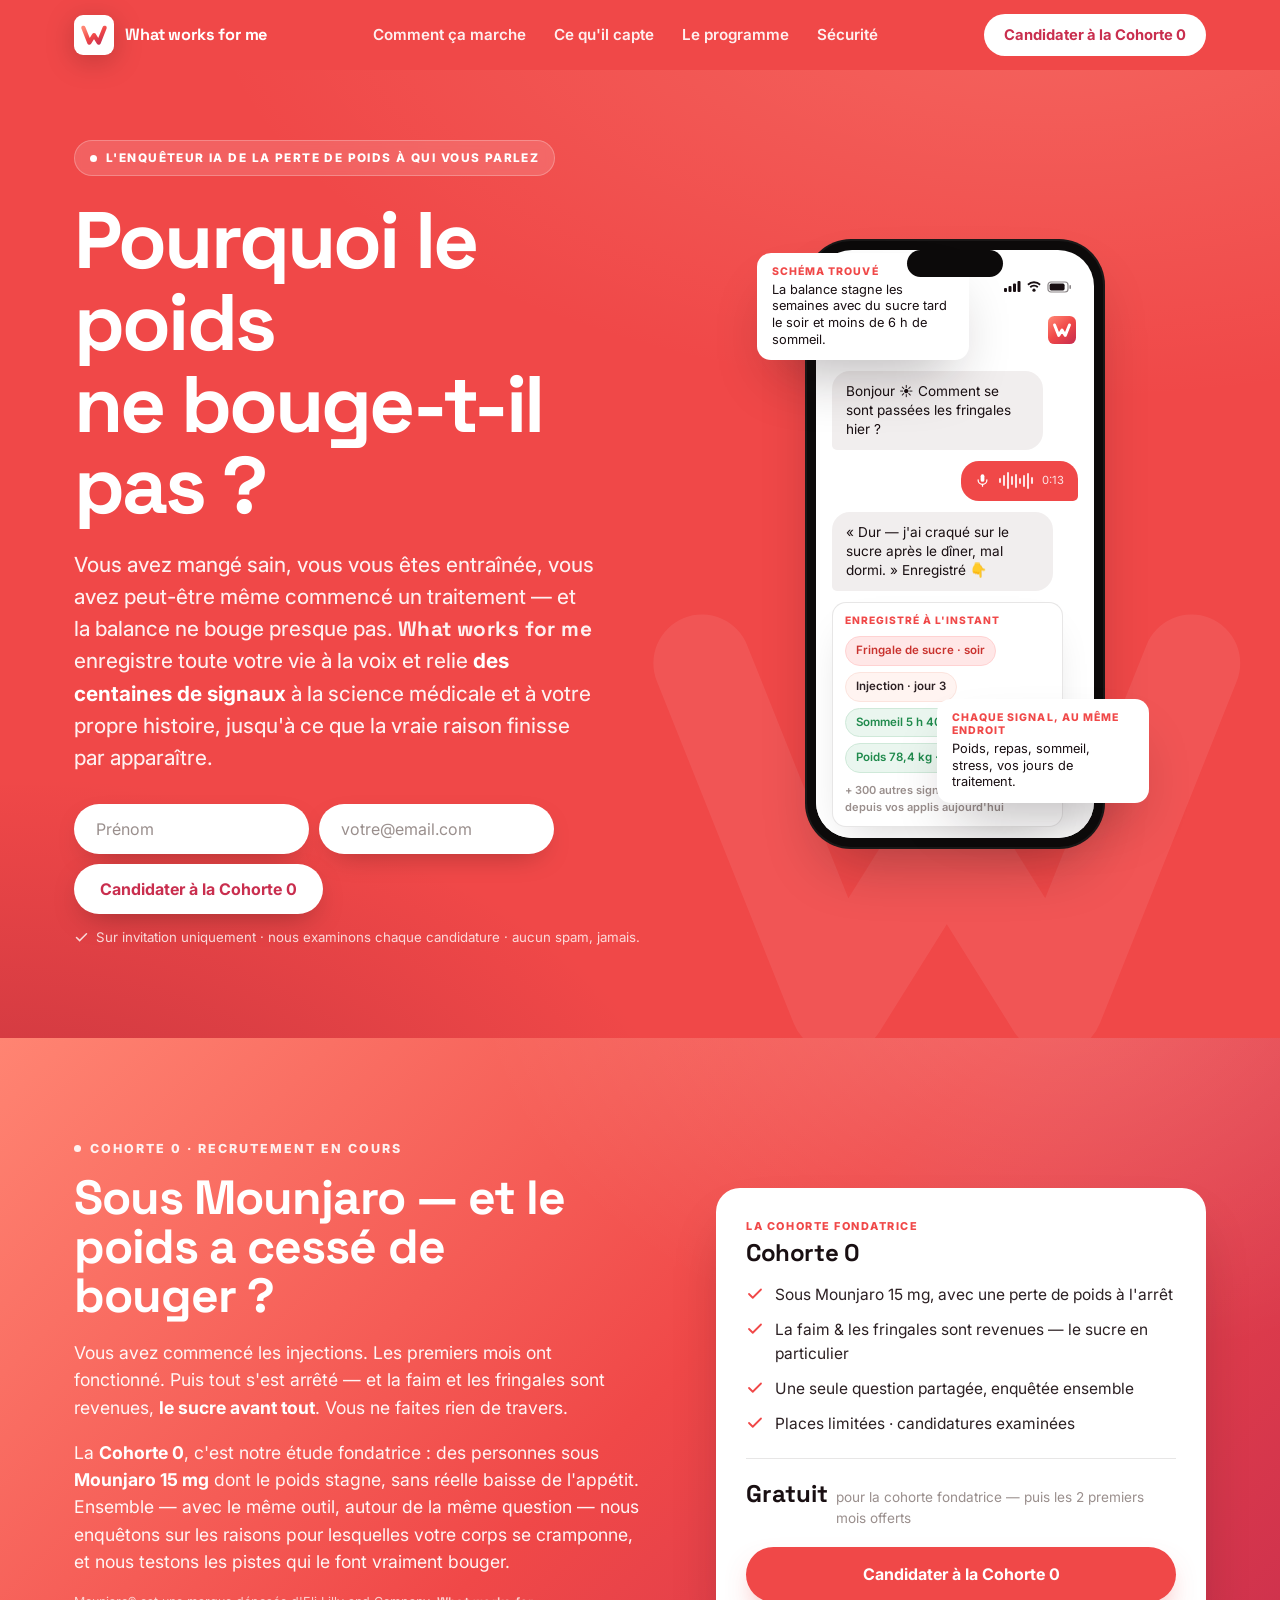
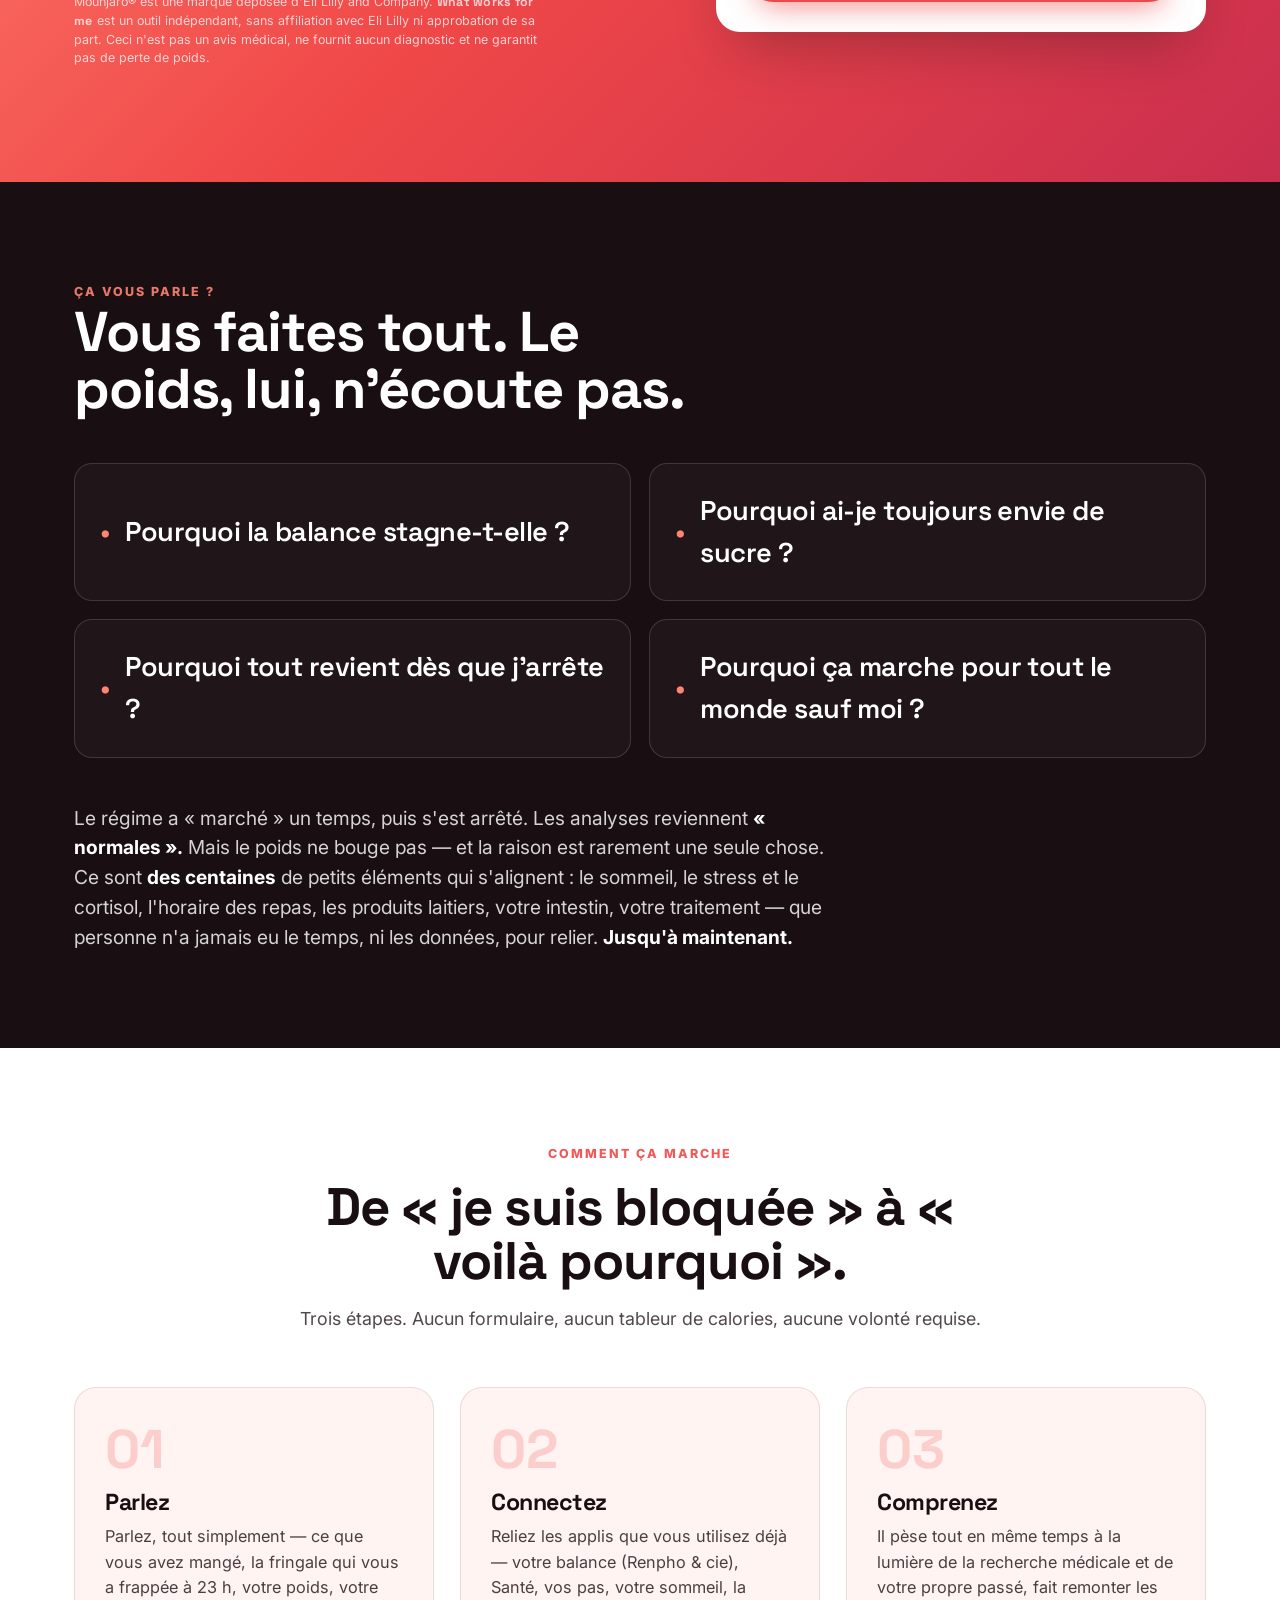
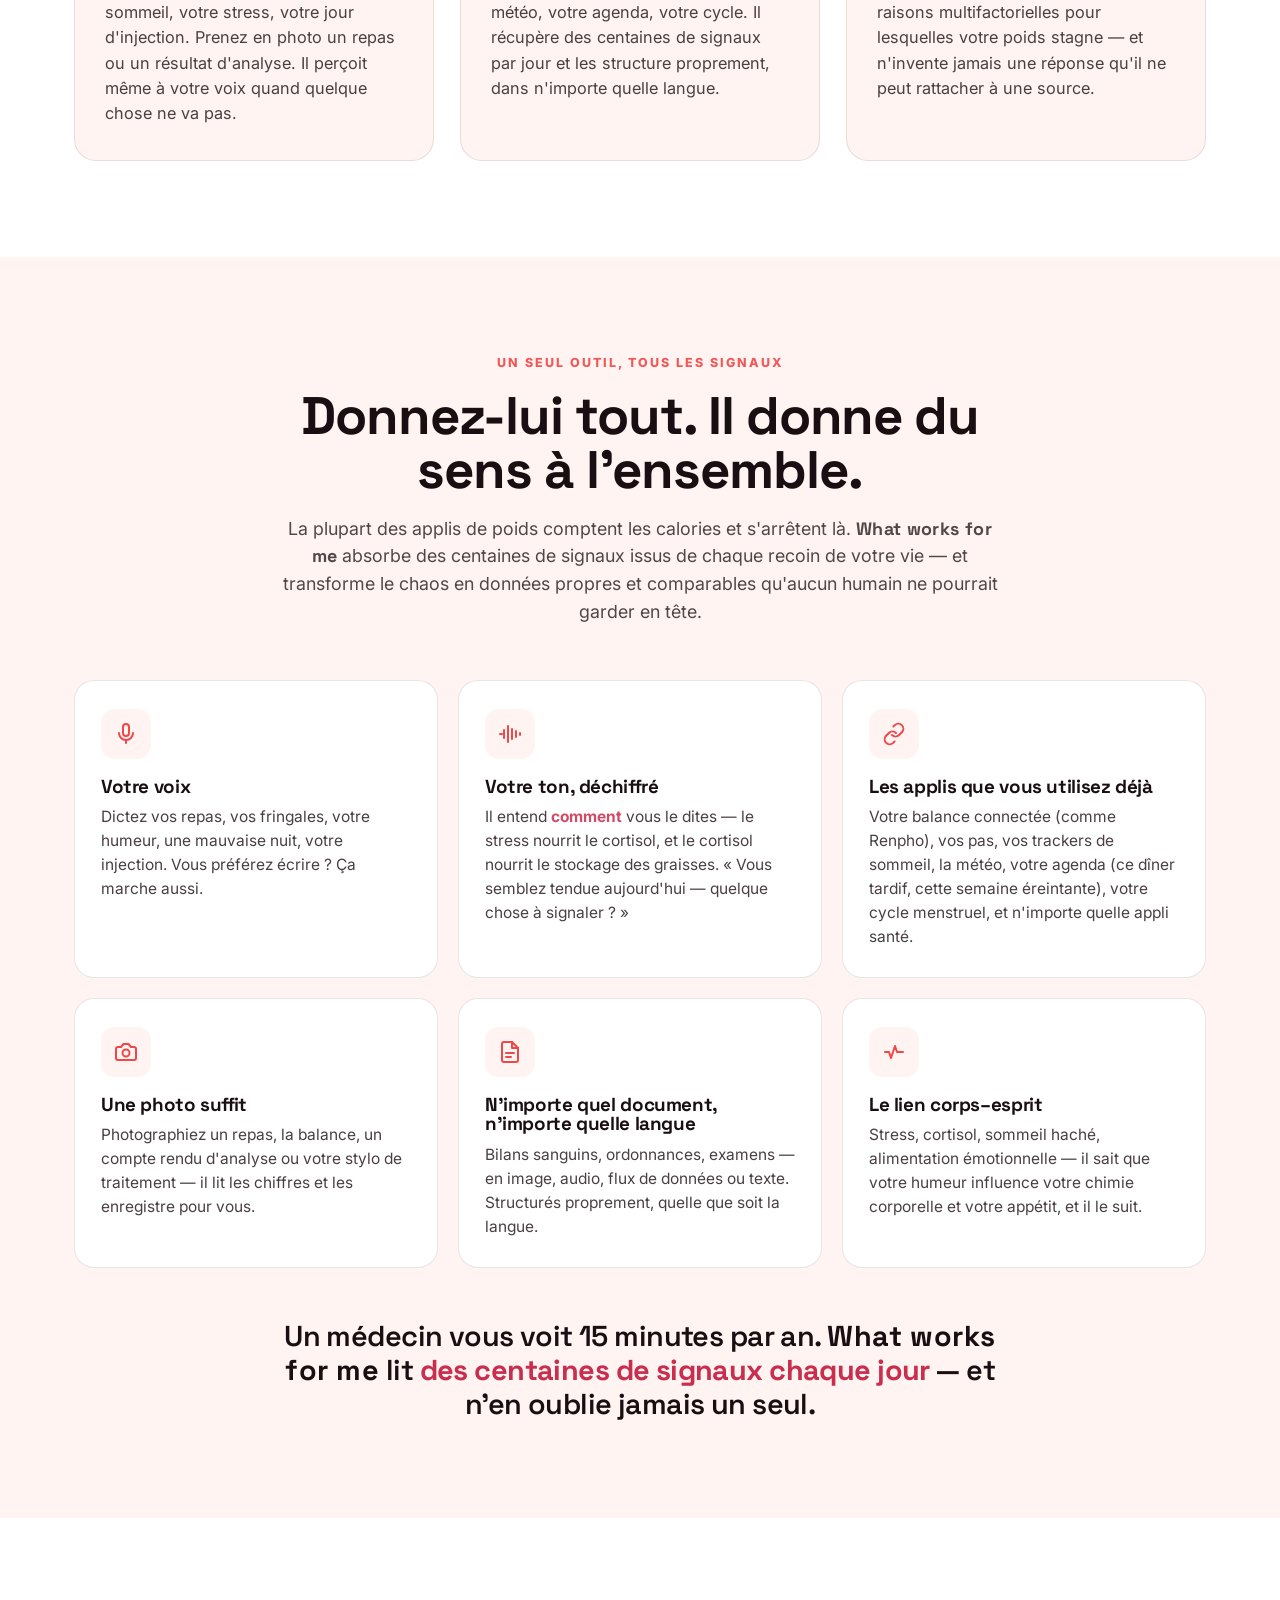
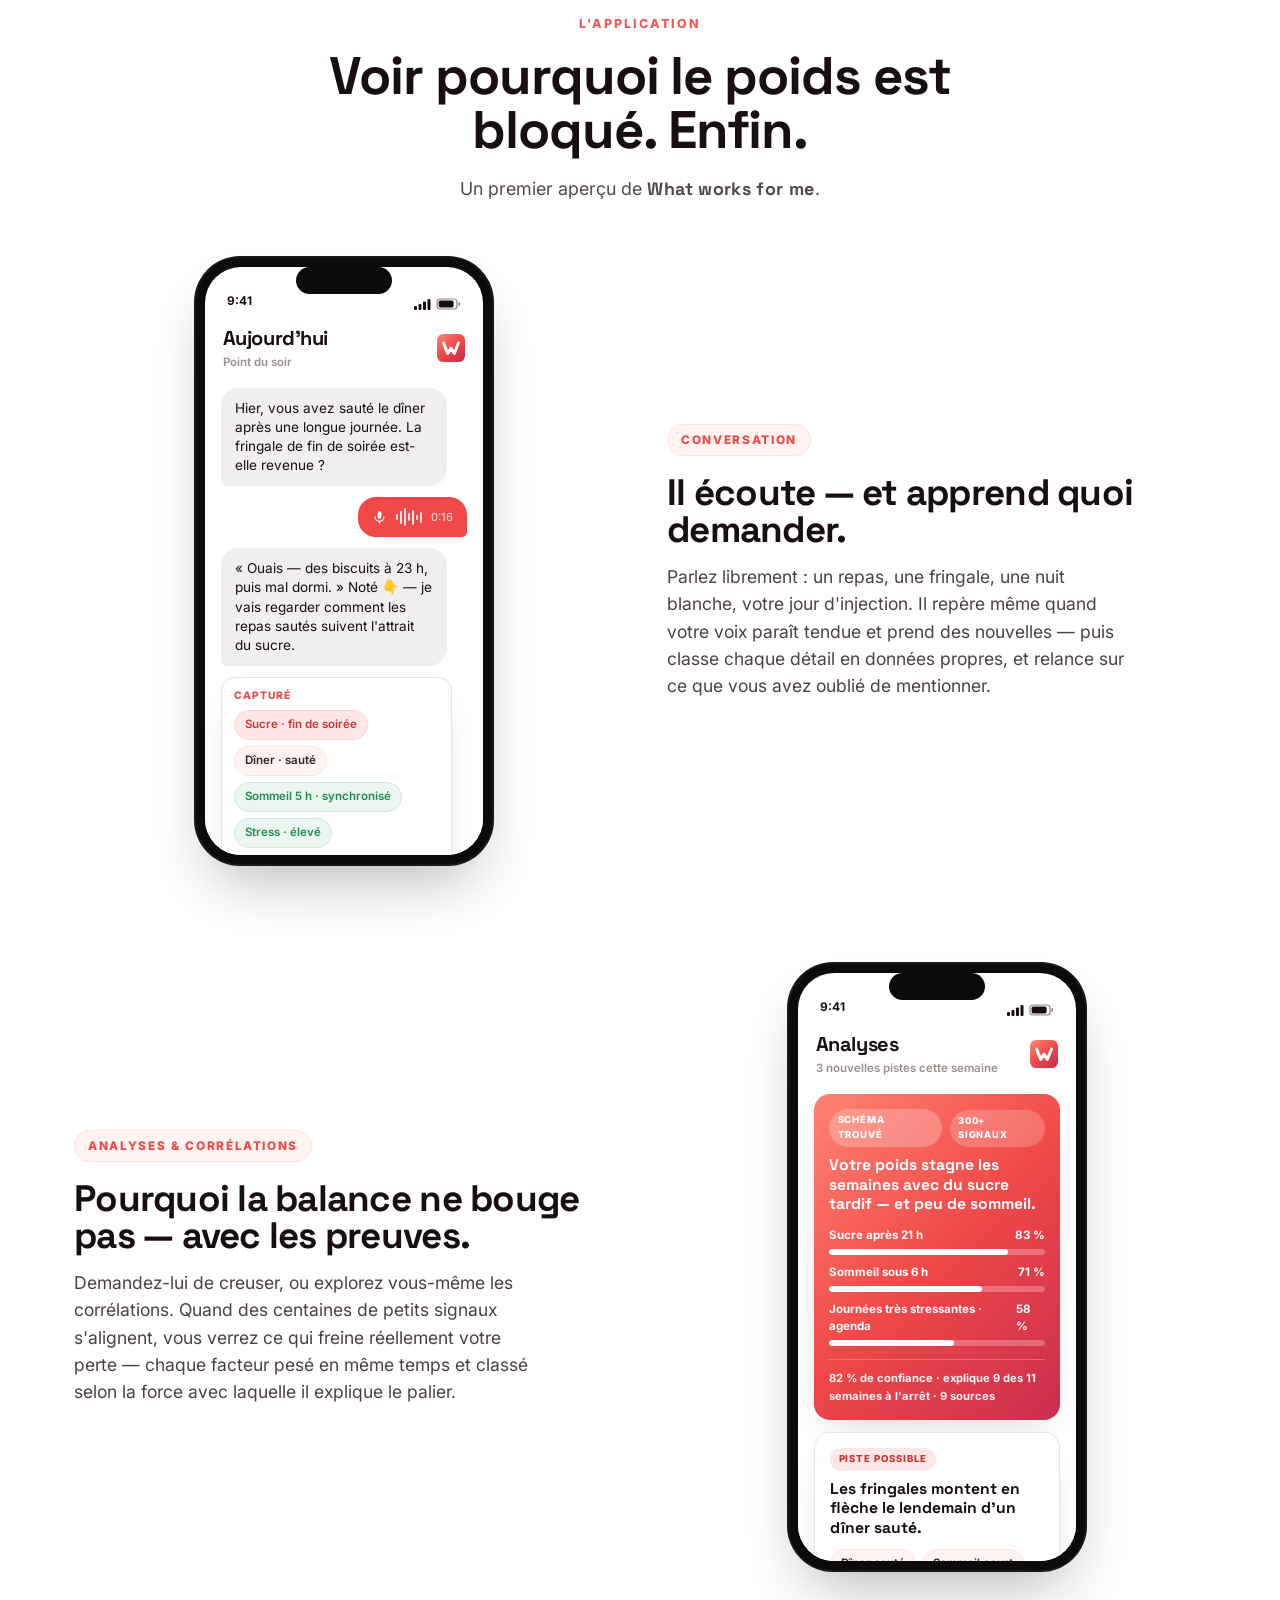
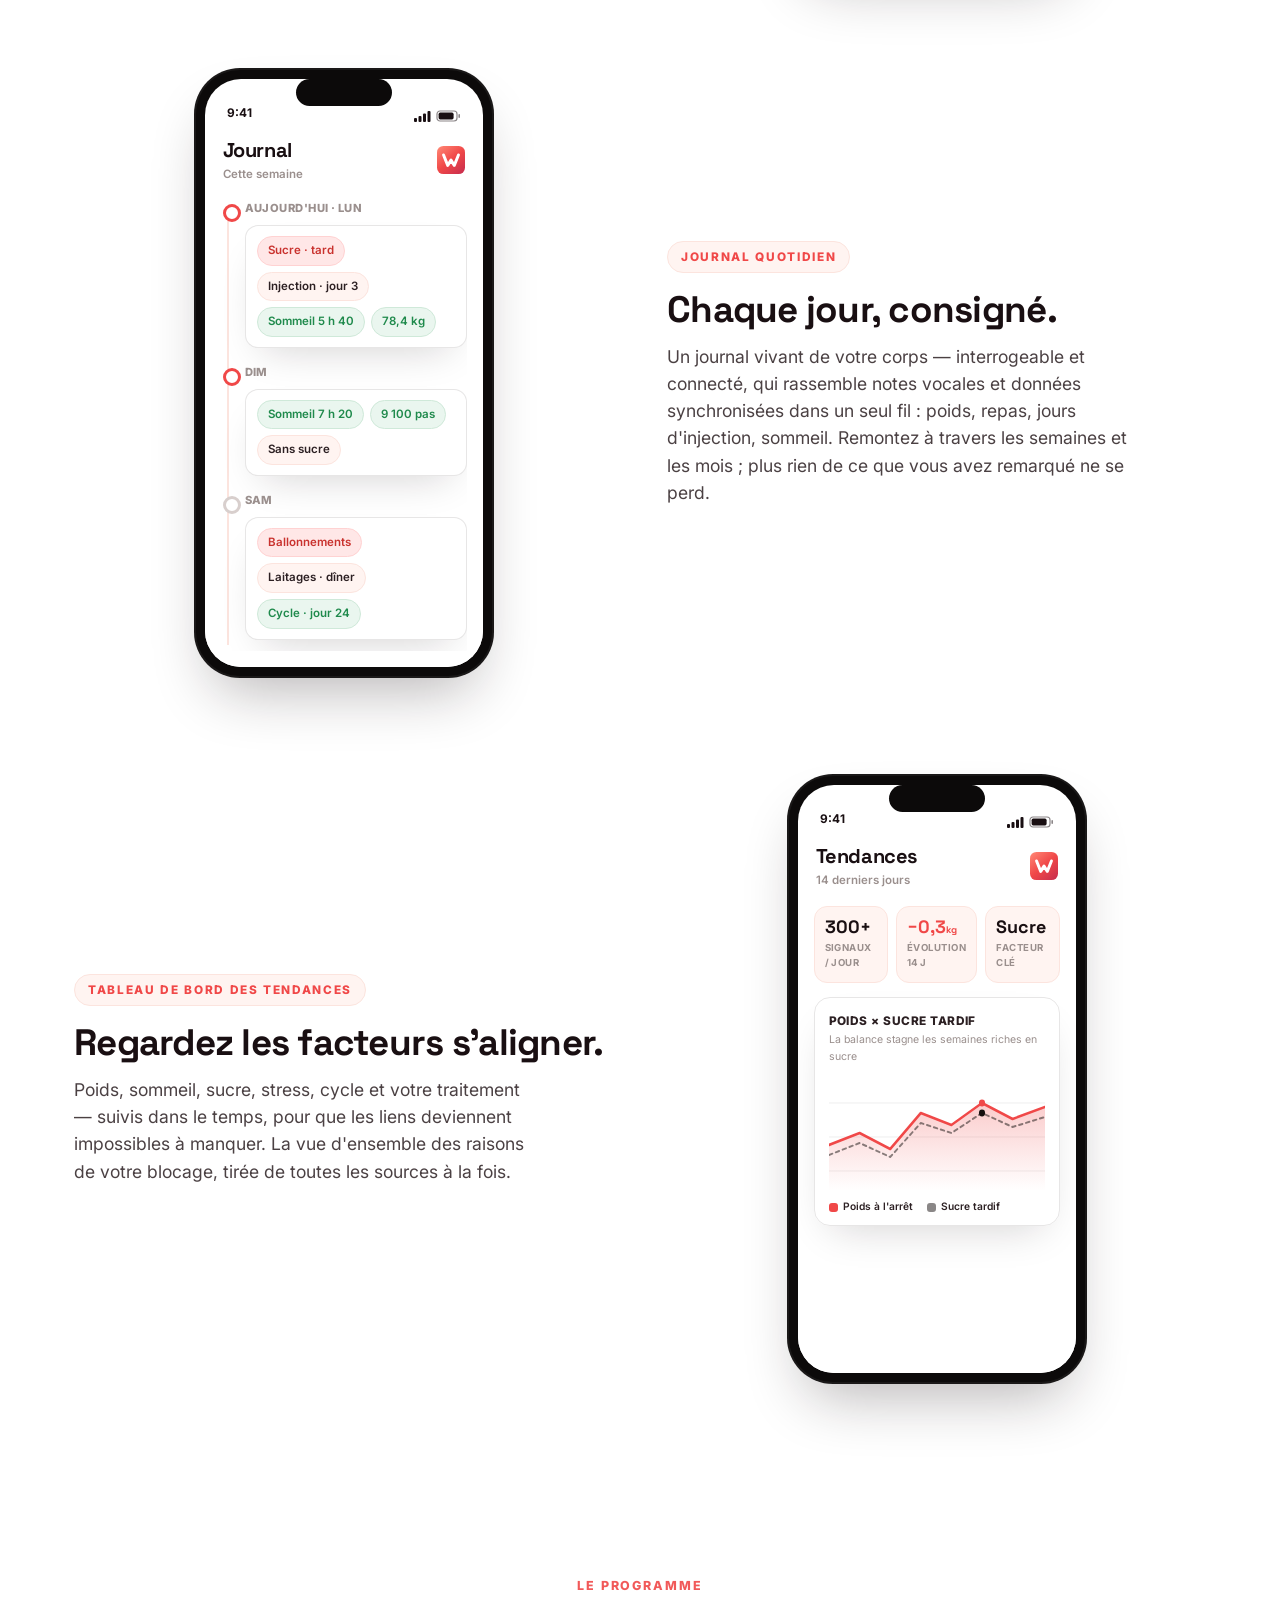
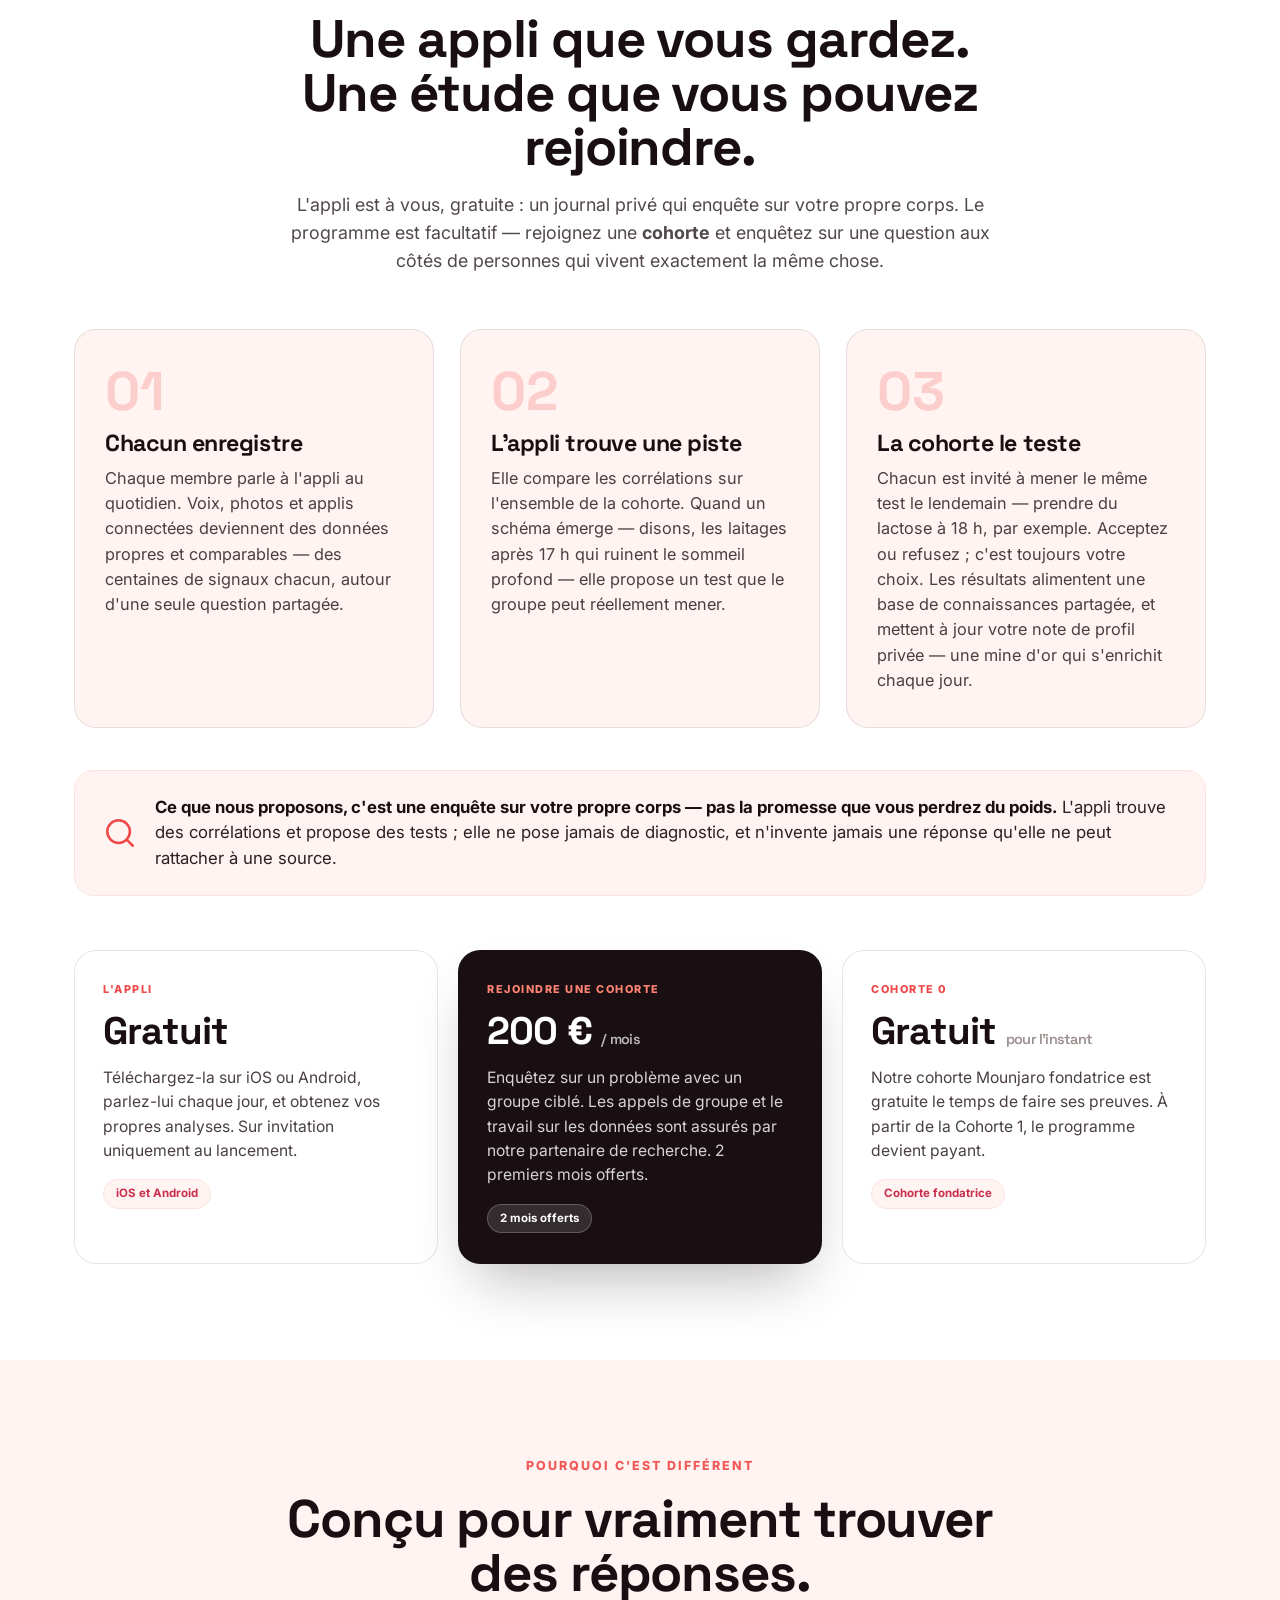
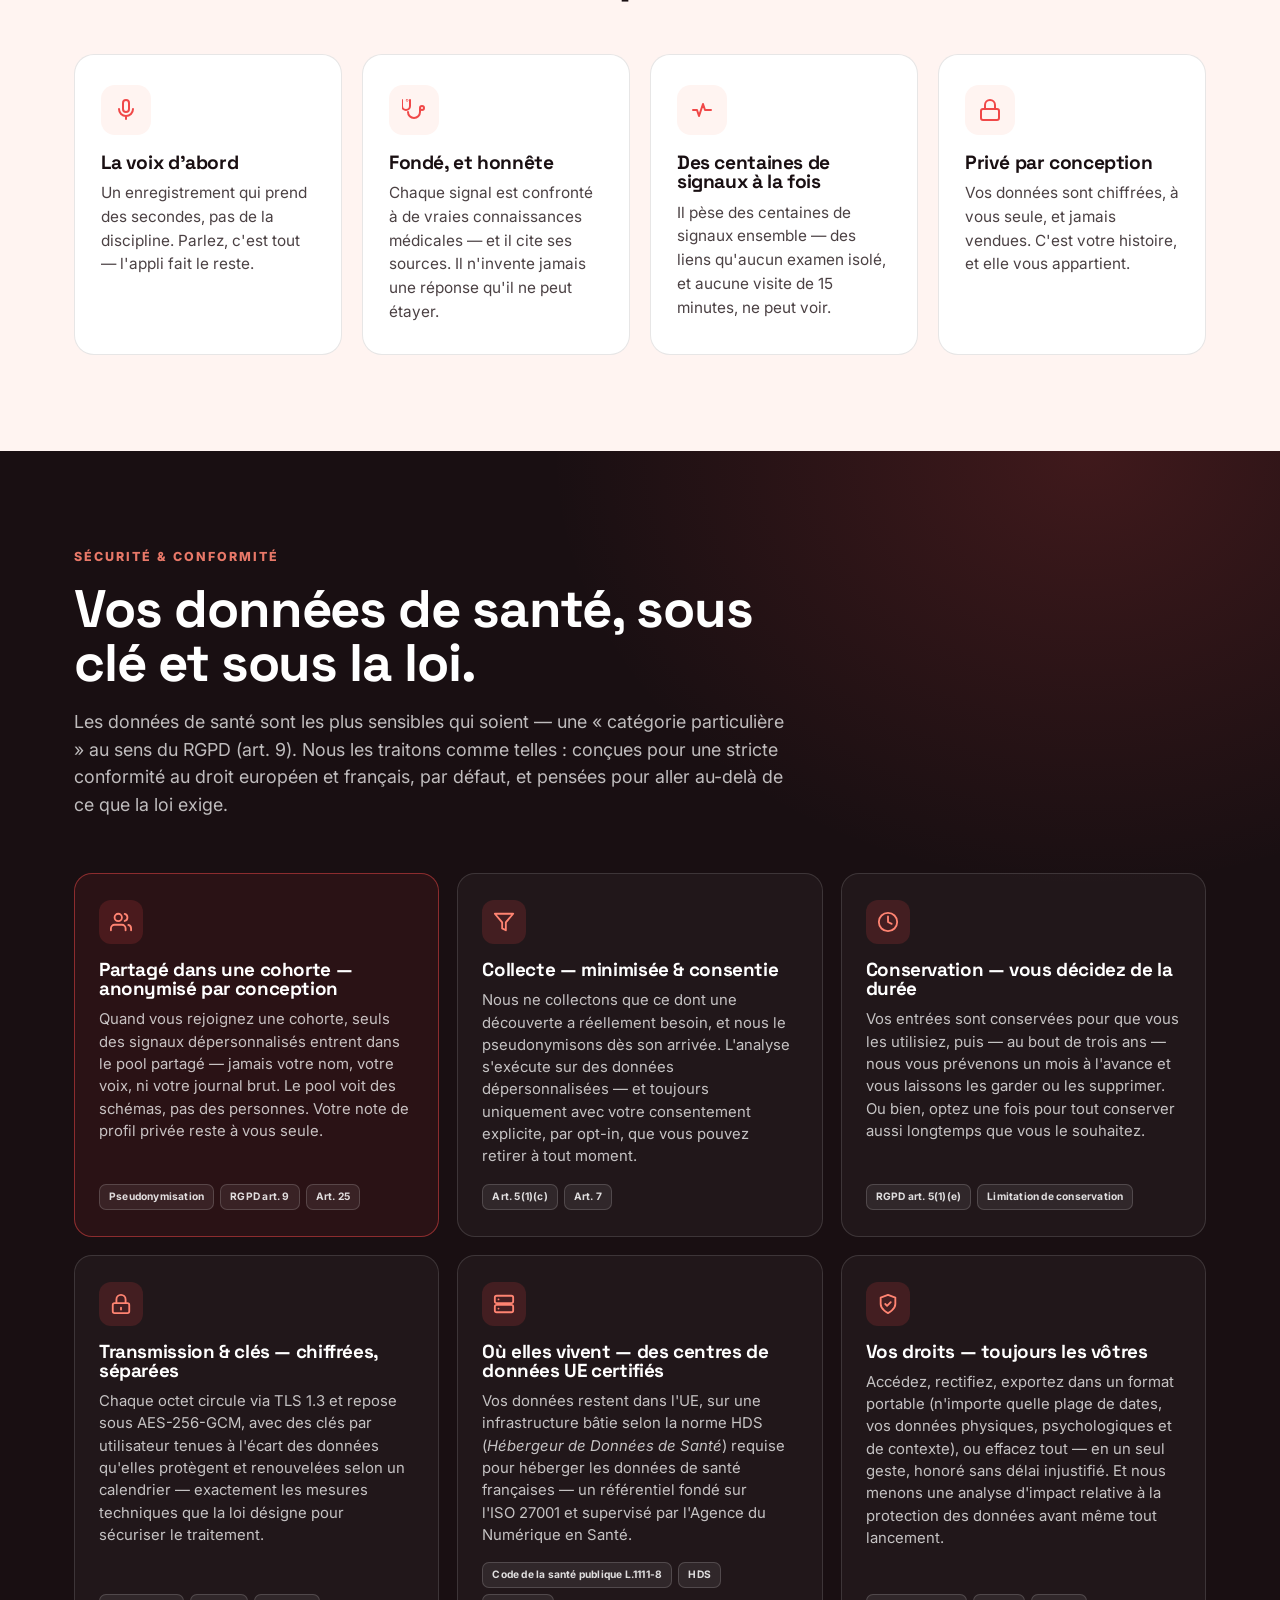
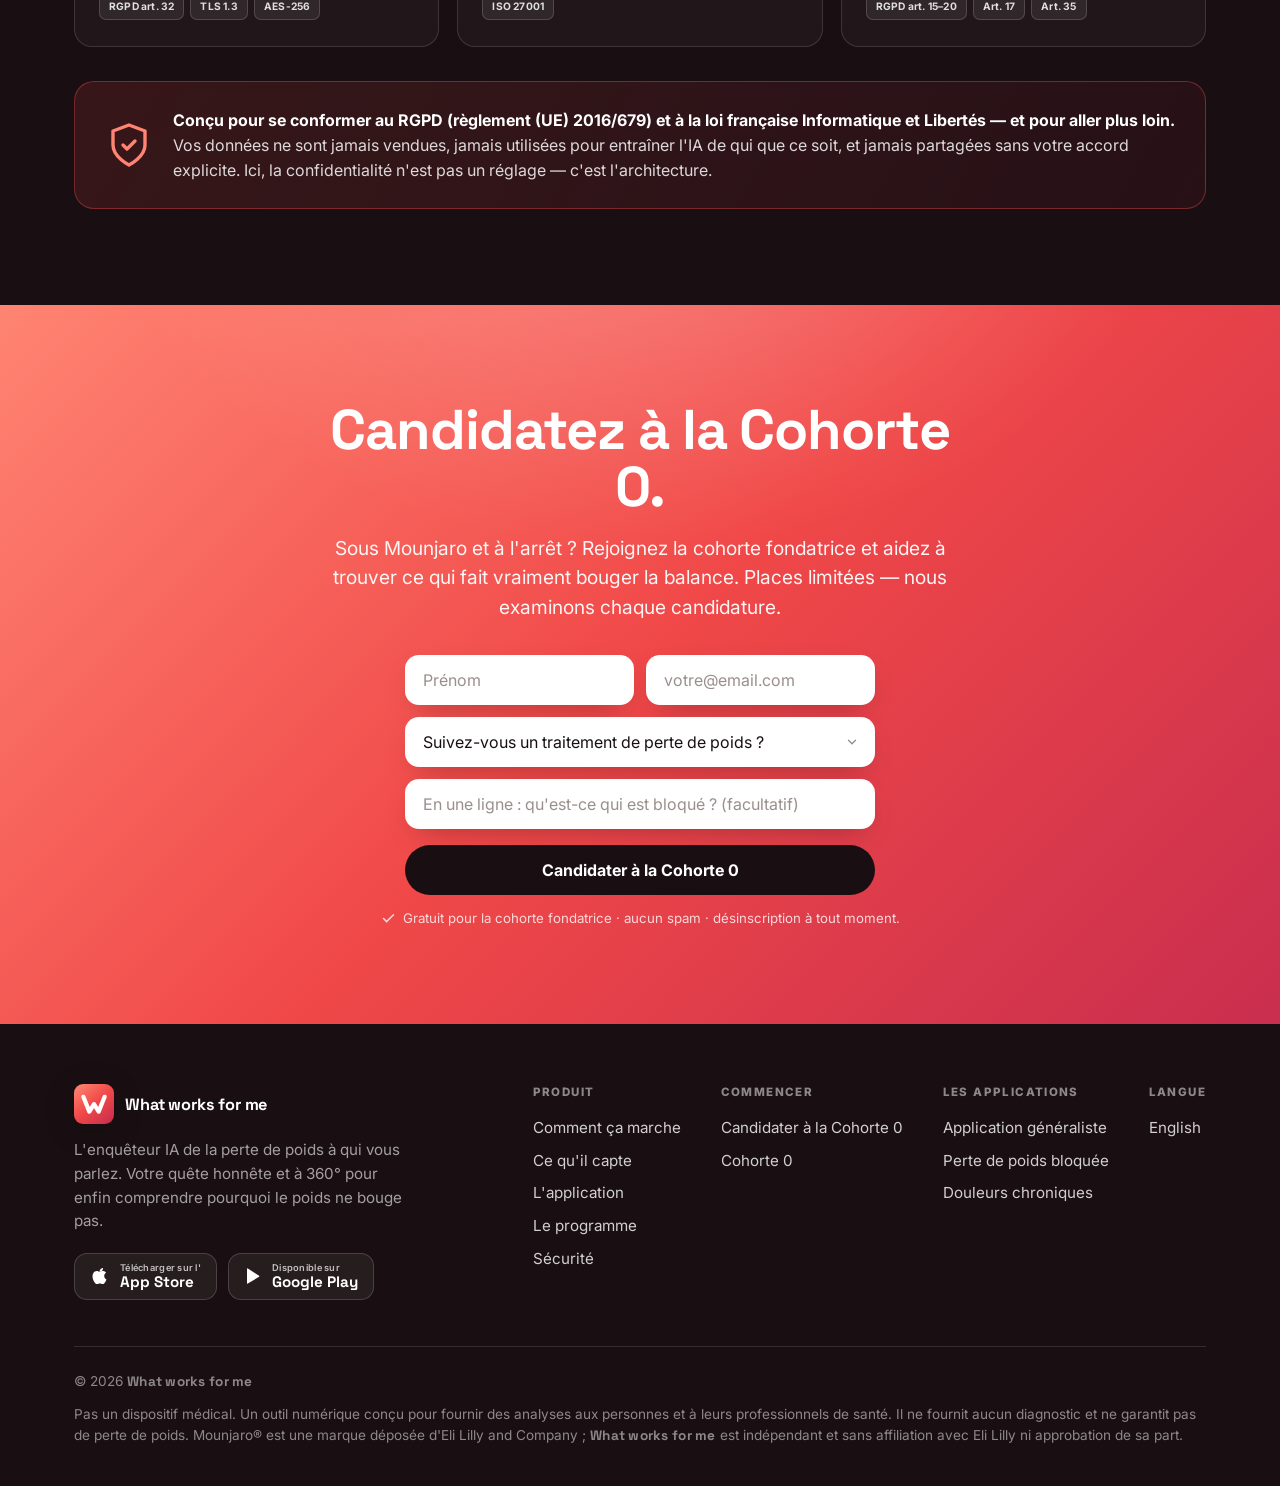
<file: V2/fr/index.html>
<!DOCTYPE html>
<html lang="fr">
<head>
<meta charset="UTF-8">
<meta name="viewport" content="width=device-width, initial-scale=1.0">
<title>What works for me — Pourquoi le poids ne bouge-t-il pas ?</title>
<meta name="description" content="What works for me, c'est l'enquêteur IA de la perte de poids à qui vous parlez. Racontez toute votre vie à la voix ; il relie des centaines de signaux — repas, sommeil, stress, votre GLP-1 — à la science médicale et à votre propre histoire pour trouver pourquoi votre poids stagne. Rejoignez la Cohorte 0.">
<meta name="theme-color" content="#F04848">
<meta property="og:type" content="website">
<meta property="og:title" content="What works for me — Pourquoi le poids ne bouge-t-il pas ?">
<meta property="og:description" content="L'enquêteur IA de la perte de poids à qui vous parlez. Il relie des centaines de signaux pour trouver pourquoi votre poids stagne — et teste les pistes avec vous. Sous Mounjaro et à l'arrêt ? La Cohorte 0 recrute maintenant.">
<meta property="og:url" content="https://w.shoette.com/V2/fr/">
<!-- Favicons -->
<link rel="icon" href="/favicon.ico" sizes="32x32">
<link rel="icon" href="/favicon.svg" type="image/svg+xml">
<link rel="apple-touch-icon" href="/apple-touch-icon.png">
<link rel="manifest" href="/site.webmanifest">
<link rel="preconnect" href="https://fonts.googleapis.com">
<link rel="preconnect" href="https://fonts.gstatic.com" crossorigin>
<link href="https://fonts.googleapis.com/css2?family=Space+Grotesk:wght@500;600;700&family=Inter:wght@400;500;600;700;800;900&display=swap" rel="stylesheet">
<style>
  :root{
    --red:#F04848;
    --red-bright:#FF8472;
    --red-deep:#C92E4E;
    --red-700:#A8243F;
    --grad:linear-gradient(135deg,#FF8472 0%,#F04848 50%,#C92E4E 100%);
    --ink:#190F12;
    --ink-soft:#2C2023;
    --paper:#ffffff;
    --cream:#FFF4F1;
    --cream-2:#FCE4DE;
    --line:rgba(25,15,18,.10);
    --shadow:0 30px 60px -20px rgba(25,15,18,.32);
    --shadow-soft:0 18px 40px -18px rgba(25,15,18,.20);
    --maxw:1180px;
    --r:18px;
  }
  *{box-sizing:border-box;margin:0;padding:0}
  html{scroll-behavior:smooth;-webkit-text-size-adjust:100%}
  body{
    font-family:'Inter',system-ui,-apple-system,Segoe UI,Roboto,sans-serif;
    color:var(--ink);background:var(--paper);
    line-height:1.55;-webkit-font-smoothing:antialiased;text-rendering:optimizeLegibility;
    overflow-x:hidden;
  }
  h1,h2,h3,.display{font-family:'Space Grotesk','Inter',sans-serif;line-height:1.02;letter-spacing:-.02em;font-weight:700}
  /* brand wordmark: render the product name in the header typeface wherever it appears in body copy */
  .brandname{font-family:'Space Grotesk','Inter',sans-serif;font-weight:700;letter-spacing:.02em}
  a{color:inherit;text-decoration:none}
  img,svg{display:block}
  .wrap{width:100%;max-width:var(--maxw);margin:0 auto;padding:0 24px}
  .eyebrow{font-family:'Inter';font-weight:800;font-size:.78rem;letter-spacing:.16em;text-transform:uppercase;opacity:.9}

  /* logo mark */
  .logo{width:40px;height:40px;flex:0 0 auto;filter:drop-shadow(0 6px 14px rgba(0,0,0,.20))}
  .mini-w{width:28px;height:28px;flex:0 0 auto}

  /* buttons */
  .btn{display:inline-flex;align-items:center;justify-content:center;gap:.5em;
    font-family:'Inter';font-weight:700;font-size:1rem;border:none;cursor:pointer;
    padding:15px 26px;border-radius:999px;transition:transform .18s ease,box-shadow .18s ease,background .18s ease,color .18s ease;
    white-space:nowrap;text-align:center}
  .btn:active{transform:translateY(1px)}
  .btn--light{background:#fff;color:var(--red-deep);box-shadow:0 10px 30px -10px rgba(0,0,0,.35)}
  .btn--light:hover{transform:translateY(-2px);box-shadow:0 16px 36px -10px rgba(0,0,0,.45)}
  .btn--dark{background:var(--ink);color:#fff}
  .btn--dark:hover{transform:translateY(-2px);background:#000}
  .btn--red{background:var(--red);color:#fff;box-shadow:0 14px 30px -12px rgba(240,72,72,.7)}
  .btn--red:hover{transform:translateY(-2px);background:var(--red-deep)}

  /* nav */
  header.nav{position:sticky;top:0;z-index:50;background:var(--red);transition:box-shadow .25s ease}
  header.nav.scrolled{box-shadow:0 10px 30px -16px rgba(0,0,0,.5)}
  .nav__in{display:flex;align-items:center;justify-content:space-between;height:70px}
  .brand{display:flex;align-items:center;gap:11px;color:#fff;font-weight:800;font-family:'Space Grotesk'}
  .brand b{font-size:1.02rem;letter-spacing:-.01em}
  .nav__links{display:flex;align-items:center;gap:28px}
  .nav__links a{color:rgba(255,255,255,.92);font-weight:600;font-size:.95rem;transition:opacity .15s}
  .nav__links a:hover{opacity:.7}
  .nav__cta{background:#fff;color:var(--red-deep);padding:10px 20px;border-radius:999px;font-weight:700;font-size:.92rem;transition:transform .15s}
  .nav__cta:hover{transform:translateY(-1px)}

  /* hero */
  .hero{position:relative;background:var(--red);color:#fff;overflow:hidden;padding:70px 0 90px}
  .hero::before{content:"";position:absolute;inset:0;
    background:radial-gradient(120% 80% at 82% -10%,rgba(255,170,150,.30),transparent 55%),
               radial-gradient(90% 70% at 0% 115%,rgba(120,15,45,.34),transparent 60%)}
  .hero__w{position:absolute;right:-10%;bottom:-26%;width:72vw;height:72vw;opacity:.07;pointer-events:none;user-select:none}
  .hero__grid{position:relative;display:grid;grid-template-columns:1.08fr .92fr;gap:40px;align-items:center}
  .hero__eyebrow{display:inline-flex;align-items:center;gap:9px;background:rgba(255,255,255,.14);
    border:1px solid rgba(255,255,255,.25);padding:8px 15px;border-radius:999px;font-size:.74rem;
    font-weight:800;letter-spacing:.12em;text-transform:uppercase;margin-bottom:24px;backdrop-filter:blur(4px)}
  .hero__eyebrow .dot{width:7px;height:7px;border-radius:50%;background:#fff;animation:pulse 2s infinite}
  @keyframes pulse{0%,100%{opacity:1}50%{opacity:.3}}
  .hero h1{font-size:clamp(2.7rem,6.4vw,5rem);margin-bottom:22px;letter-spacing:-.035em}
  .hero h1 .q{display:block}
  .hero p.lede{font-size:clamp(1.05rem,1.7vw,1.3rem);max-width:40ch;color:rgba(255,255,255,.92);font-weight:450;margin-bottom:30px}
  .hero p.lede b{font-weight:700;color:#fff}

  .waitlist{display:flex;gap:10px;max-width:480px;flex-wrap:wrap}
  .waitlist input[type=email],.waitlist input[type=text].fld{flex:1;min-width:180px;border:none;border-radius:999px;padding:15px 22px;
    font-family:'Inter';font-size:1rem;color:var(--ink);background:#fff;outline:none;box-shadow:0 10px 30px -14px rgba(0,0,0,.4)}
  .waitlist input::placeholder{color:#9a8f8d}
  .waitlist .btn{flex:0 0 auto}
  .form-note{margin-top:13px;font-size:.83rem;color:rgba(255,255,255,.8);display:flex;align-items:center;gap:7px}
  .form-success{display:none;align-items:center;gap:11px;background:rgba(255,255,255,.15);
    border:1px solid rgba(255,255,255,.3);padding:15px 20px;border-radius:16px;max-width:480px;font-weight:600}
  .form-success svg{flex:0 0 auto}
  .is-done .waitlist{display:none}
  .is-done .applyform{display:none}
  .is-done .form-note{display:none}
  .is-done .form-success{display:flex}

  .hero__phone{justify-self:center;position:relative}
  .hero__badge{position:absolute;z-index:5;background:#fff;color:var(--ink);border-radius:14px;
    padding:12px 15px;box-shadow:var(--shadow);font-size:.8rem;line-height:1.3;max-width:212px}
  .hero__badge .k{font-weight:800;font-size:.66rem;letter-spacing:.1em;text-transform:uppercase;color:var(--red);display:block;margin-bottom:3px}
  .hero__badge.b1{top:14px;left:-48px}
  .hero__badge.b2{bottom:46px;right:-44px}

  /* section base */
  section{padding:96px 0}
  .sec-head{max-width:720px;margin-bottom:54px}
  .sec-head.center{margin-left:auto;margin-right:auto;text-align:center}
  .sec-head .eyebrow{color:var(--red);margin-bottom:16px;display:block}
  .sec-head h2{font-size:clamp(2rem,4.4vw,3.3rem);margin-bottom:18px}
  .sec-head p{font-size:1.12rem;color:var(--ink-soft);opacity:.82}

  /* GLP-1 / Cohort 0 band */
  .glp1{background:var(--grad);color:#fff;position:relative;overflow:hidden}
  .glp1::before{content:"";position:absolute;inset:0;background:radial-gradient(75% 90% at 82% -10%,rgba(255,255,255,.18),transparent 60%);pointer-events:none}
  .glp1 .wrap{position:relative;display:grid;grid-template-columns:1.1fr .9fr;gap:44px;align-items:center}
  .glp1 .eyebrow{display:inline-flex;align-items:center;gap:9px;color:#fff;margin-bottom:16px}
  .glp1 .eyebrow .dot{width:7px;height:7px;border-radius:50%;background:#fff;animation:pulse 2s infinite}
  .glp1 h2{font-size:clamp(1.9rem,4.2vw,3rem);margin-bottom:18px;max-width:16ch}
  .glp1 p{font-size:1.1rem;color:rgba(255,255,255,.94);max-width:52ch;margin-bottom:18px}
  .glp1 p b{color:#fff}
  .glp1 .micro{font-size:.78rem;line-height:1.5;color:rgba(255,255,255,.74);margin-top:18px;max-width:60ch}
  .cohort-card{background:#fff;color:var(--ink);border-radius:24px;padding:30px;box-shadow:var(--shadow)}
  .cohort-card .k{font-weight:800;font-size:.68rem;letter-spacing:.14em;text-transform:uppercase;color:var(--red);display:block;margin-bottom:6px}
  .cohort-card h3{font-size:1.5rem;margin-bottom:18px}
  .cohort-card ul{list-style:none;display:flex;flex-direction:column;gap:11px;margin-bottom:22px}
  .cohort-card li{display:flex;gap:11px;align-items:flex-start;font-size:.97rem;color:var(--ink-soft)}
  .cohort-card li svg{flex:0 0 auto;margin-top:2px;color:var(--red)}
  .cohort-card .price-line{display:flex;align-items:baseline;gap:8px;margin-bottom:18px;padding-top:16px;border-top:1px solid var(--line)}
  .cohort-card .price-line .free{font-family:'Space Grotesk';font-weight:700;font-size:1.5rem;color:var(--ink)}
  .cohort-card .price-line small{font-size:.85rem;color:#9a8f8d}
  .cohort-card .btn{width:100%}

  /* problem */
  .problem{background:var(--ink);color:#fff}
  .problem .eyebrow{color:var(--red-bright)}
  .problem h2{font-size:clamp(2.1rem,4.6vw,3.5rem);max-width:18ch;margin-bottom:46px}
  .qgrid{display:grid;grid-template-columns:repeat(2,1fr);gap:18px;margin-bottom:46px}
  .qcard{border:1px solid rgba(255,255,255,.14);border-radius:var(--r);padding:26px;
    font-family:'Space Grotesk';font-weight:600;font-size:clamp(1.2rem,2.3vw,1.7rem);letter-spacing:-.02em;
    display:flex;align-items:center;gap:16px;background:rgba(255,255,255,.03);transition:border-color .2s,background .2s}
  .qcard:hover{border-color:var(--red);background:rgba(240,72,72,.08)}
  .qcard span{color:var(--red-bright);font-size:1.5em;line-height:0}
  .problem .punch{font-size:1.2rem;max-width:64ch;color:rgba(255,255,255,.82)}
  .problem .punch b{color:#fff}

  /* how it works */
  .steps{display:grid;grid-template-columns:repeat(3,1fr);gap:26px}
  .step{padding:34px 30px;border-radius:22px;background:var(--cream);border:1px solid var(--line);position:relative;overflow:hidden}
  .step:hover{box-shadow:var(--shadow-soft)}
  .step__n{font-family:'Space Grotesk';font-weight:700;font-size:3.4rem;color:var(--red);opacity:.22;line-height:1;margin-bottom:14px}
  .step h3{font-size:1.45rem;margin-bottom:10px}
  .step p{color:var(--ink-soft);opacity:.85;font-size:1.02rem}

  /* sources / inputs */
  #sources{background:var(--cream)}
  .sources-grid{display:grid;grid-template-columns:repeat(3,1fr);gap:20px}
  .source-card{padding:28px 26px;border-radius:20px;border:1px solid var(--line);background:#fff;transition:transform .2s,box-shadow .2s}
  .source-card:hover{transform:translateY(-4px);box-shadow:var(--shadow-soft)}
  .source-ic{width:50px;height:50px;border-radius:14px;background:var(--cream);color:var(--red);display:grid;place-items:center;margin-bottom:18px}
  .source-card h3{font-size:1.18rem;margin-bottom:9px}
  .source-card p{font-size:.97rem;color:var(--ink-soft);opacity:.86}
  .source-card em{font-style:normal;font-weight:700;color:var(--red-deep)}
  .sources-note{text-align:center;max-width:30ch;margin:52px auto 0;font-family:'Space Grotesk';font-weight:600;
    font-size:clamp(1.25rem,2.8vw,1.8rem);letter-spacing:-.02em;color:var(--ink);line-height:1.18;max-width:26em}
  .sources-note b{color:var(--red-deep)}

  /* showcase */
  .showcase{background:#fff}
  .feature-row{display:grid;grid-template-columns:1fr 1fr;gap:54px;align-items:center;margin-bottom:96px}
  .feature-row:last-child{margin-bottom:0}
  .feature-row:nth-child(even) .feature-row__media{order:-1}
  .feature-row__copy .tag{display:inline-block;font-weight:800;font-size:.74rem;letter-spacing:.14em;
    text-transform:uppercase;color:var(--red);background:var(--cream);border:1px solid var(--cream-2);padding:6px 13px;border-radius:999px;margin-bottom:18px}
  .feature-row__copy h3{font-size:clamp(1.6rem,3.2vw,2.3rem);margin-bottom:14px}
  .feature-row__copy p{font-size:1.1rem;color:var(--ink-soft);opacity:.85;max-width:42ch}
  .feature-row__media{display:flex;justify-content:center}

  /* phone */
  .phone{width:300px;height:610px;background:#0c0a0a;border-radius:46px;padding:11px;
    box-shadow:var(--shadow),inset 0 0 0 2px rgba(255,255,255,.06);position:relative;flex:0 0 auto}
  .phone__screen{position:relative;width:100%;height:100%;background:#fff;border-radius:36px;overflow:hidden;display:flex;flex-direction:column}
  .island{position:absolute;top:11px;left:50%;transform:translateX(-50%);width:96px;height:27px;background:#0c0a0a;border-radius:999px;z-index:20}
  .statusbar{height:50px;flex:0 0 auto;display:flex;align-items:flex-end;justify-content:space-between;
    padding:0 22px 7px;font-size:.74rem;font-weight:700;color:var(--ink);font-family:'Inter'}
  .statusbar .icons{display:flex;align-items:center;gap:5px}
  .float{animation:float 6s ease-in-out infinite}
  @keyframes float{0%,100%{transform:translateY(0)}50%{transform:translateY(-12px)}}

  .app{flex:1;display:flex;flex-direction:column;min-height:0;background:#fff}
  .app__top{padding:6px 18px 12px;display:flex;align-items:center;justify-content:space-between;flex:0 0 auto}
  .app__top .ttl{font-family:'Space Grotesk';font-weight:700;font-size:1.25rem;letter-spacing:-.02em}
  .app__top .sub{font-size:.72rem;color:#9a8f8d;font-weight:600}
  .app__body{flex:1;min-height:0;overflow:hidden;padding:4px 16px 16px}

  /* chat */
  .chat{display:flex;flex-direction:column;gap:11px;height:100%}
  .bubble{max-width:86%;padding:11px 14px;border-radius:18px;font-size:.85rem;line-height:1.4}
  .bubble.bot{background:#F1EEEE;color:var(--ink);border-bottom-left-radius:5px;align-self:flex-start}
  .bubble.me{background:var(--red);color:#fff;border-bottom-right-radius:5px;align-self:flex-end}
  .bubble.me.voice{display:flex;align-items:center;gap:9px}
  .wave{display:flex;align-items:center;gap:2px;height:18px}
  .wave i{width:2px;background:rgba(255,255,255,.85);border-radius:2px;display:block}
  .logged{background:#fff;border:1px solid var(--line);border-radius:14px;padding:10px 12px;align-self:flex-start;max-width:94%;box-shadow:var(--shadow-soft)}
  .logged .lh{font-size:.64rem;font-weight:800;letter-spacing:.1em;text-transform:uppercase;color:var(--red);margin-bottom:7px}
  .chips{display:flex;flex-wrap:wrap;gap:6px}
  .chip{font-size:.72rem;font-weight:600;padding:5px 10px;border-radius:999px;background:var(--cream);color:var(--ink-soft);border:1px solid var(--cream-2)}
  .chip.alert{background:#FFE7E7;color:#C9322E;border-color:#ffd2d2}
  .chip.sync{background:#EAF6EF;color:#1f8a4c;border-color:#cfe9d9}
  .logged-more{margin-top:9px;font-size:.69rem;font-weight:600;color:#9a8f8d}
  .composer{margin-top:auto;display:flex;align-items:center;gap:10px;padding-top:6px}
  .composer .pill{flex:1;height:42px;border-radius:999px;background:#F1EEEE;display:flex;align-items:center;padding:0 16px;color:#9a8f8d;font-size:.82rem}
  .mic{width:46px;height:46px;border-radius:50%;background:var(--red);display:grid;place-items:center;flex:0 0 auto;box-shadow:0 10px 22px -8px rgba(240,72,72,.8);position:relative}
  .mic::after{content:"";position:absolute;inset:-6px;border-radius:50%;border:2px solid rgba(240,72,72,.35);animation:ring 2s infinite}
  @keyframes ring{0%{transform:scale(.8);opacity:.9}100%{transform:scale(1.4);opacity:0}}

  /* insights */
  .insight-card{border-radius:16px;padding:15px;margin-bottom:12px;border:1px solid var(--line);background:#fff;box-shadow:var(--shadow-soft)}
  .insight-card.hero-find{background:var(--grad);color:#fff;border:none}
  .ic-top{display:flex;align-items:center;gap:8px;margin-bottom:9px}
  .ic-badge{font-size:.6rem;font-weight:800;letter-spacing:.1em;text-transform:uppercase;padding:4px 9px;border-radius:999px;background:rgba(255,255,255,.24);color:#fff}
  .insight-card.lead .ic-badge{background:#FFE7E7;color:#C9322E}
  .ic-scan{margin-left:auto;font-size:.58rem;font-weight:800;letter-spacing:.08em;text-transform:uppercase;background:rgba(255,255,255,.2);color:#fff;padding:4px 8px;border-radius:999px}
  .ic-title{font-family:'Space Grotesk';font-weight:700;font-size:.98rem;line-height:1.25}
  .insight-card.lead .ic-title{color:var(--ink)}
  .factors{margin-top:12px;display:flex;flex-direction:column;gap:9px}
  .factor .frow{display:flex;justify-content:space-between;font-size:.72rem;font-weight:700;margin-bottom:4px;color:#fff}
  .factor .fbar{height:6px;border-radius:999px;background:rgba(255,255,255,.25);overflow:hidden}
  .factor .fbar i{display:block;height:100%;background:#fff;border-radius:999px}
  .ic-foot{margin-top:13px;font-size:.7rem;font-weight:700;color:rgba(255,255,255,.95);border-top:1px solid rgba(255,255,255,.25);padding-top:10px}
  .corr{margin-top:11px}
  .corr .bar{height:7px;border-radius:999px;background:#F1EEEE;overflow:hidden}
  .corr .bar i{display:block;height:100%;border-radius:999px;background:var(--red)}
  .corr .lbl{display:flex;justify-content:space-between;font-size:.66rem;font-weight:700;color:var(--ink-soft);margin-top:6px}

  /* timeline */
  .tl{position:relative;padding-left:24px;height:100%;overflow:hidden}
  .tl::before{content:"";position:absolute;left:6px;top:6px;bottom:6px;width:2px;background:var(--cream-2)}
  .tl-day{position:relative;margin-bottom:16px}
  .tl-day::before{content:"";position:absolute;left:-22px;top:4px;width:12px;height:12px;border-radius:50%;background:#fff;border:3px solid var(--red)}
  .tl-day.muted::before{border-color:#d8cfcd}
  .tl-date{font-size:.7rem;font-weight:800;letter-spacing:.04em;color:#9a8f8d;text-transform:uppercase;margin-bottom:7px}
  .tl-card{border:1px solid var(--line);border-radius:13px;padding:10px 11px;background:#fff;box-shadow:var(--shadow-soft)}

  /* dashboard */
  .metrics{display:grid;grid-template-columns:repeat(3,1fr);gap:8px;margin-bottom:14px}
  .metric{background:var(--cream);border:1px solid var(--cream-2);border-radius:13px;padding:11px 10px}
  .metric .v{font-family:'Space Grotesk';font-weight:700;font-size:1.12rem;line-height:1}
  .metric .l{font-size:.6rem;font-weight:700;color:#9a8f8d;text-transform:uppercase;letter-spacing:.05em;margin-top:5px}
  .metric .v small{font-size:.6rem;font-weight:700}
  .up{color:#1f9d55}.down{color:var(--red)}
  .chart-card{border:1px solid var(--line);border-radius:16px;padding:14px 14px 10px;box-shadow:var(--shadow-soft)}
  .chart-card .ct{font-size:.74rem;font-weight:800;letter-spacing:.04em;text-transform:uppercase;color:var(--ink-soft);margin-bottom:2px}
  .chart-card .cs{font-size:.66rem;color:#9a8f8d;margin-bottom:8px}
  .legend{display:flex;gap:14px;margin-top:8px;font-size:.64rem;font-weight:600;color:var(--ink-soft)}
  .legend i{width:9px;height:9px;border-radius:3px;display:inline-block;margin-right:5px;vertical-align:middle}

  /* program */
  #program{background:#fff}
  .program-disclaim{margin-top:42px;display:flex;align-items:center;gap:18px;
    border:1px solid var(--cream-2);background:var(--cream);border-radius:20px;padding:24px 28px}
  .program-disclaim svg{flex:0 0 auto;color:var(--red)}
  .program-disclaim p{font-size:1.05rem;color:var(--ink-soft);line-height:1.5}
  .program-disclaim p b{color:var(--ink)}

  /* pricing */
  .pricing{display:grid;grid-template-columns:repeat(3,1fr);gap:20px;margin-top:54px}
  .price-card{border:1px solid var(--line);border-radius:22px;padding:30px 28px;background:#fff;display:flex;flex-direction:column}
  .price-card.feature{background:var(--ink);color:#fff;border-color:transparent;box-shadow:var(--shadow)}
  .price-card .pk{font-weight:800;font-size:.68rem;letter-spacing:.14em;text-transform:uppercase;color:var(--red);margin-bottom:14px}
  .price-card.feature .pk{color:var(--red-bright)}
  .price-card .amt{font-family:'Space Grotesk';font-weight:700;font-size:2.4rem;line-height:1;letter-spacing:-.02em;margin-bottom:6px}
  .price-card .amt small{font-size:.9rem;font-weight:600;color:#9a8f8d}
  .price-card.feature .amt small{color:rgba(255,255,255,.7)}
  .price-card .pdesc{font-size:.98rem;color:var(--ink-soft);opacity:.86;margin-top:10px}
  .price-card.feature .pdesc{color:rgba(255,255,255,.82);opacity:1}
  .price-card .ptag{margin-top:16px;align-self:flex-start;font-size:.72rem;font-weight:700;color:var(--red-deep);background:var(--cream);border:1px solid var(--cream-2);padding:5px 12px;border-radius:999px}
  .price-card.feature .ptag{color:#fff;background:rgba(255,255,255,.12);border-color:rgba(255,255,255,.22)}

  /* why grid */
  #why{background:var(--cream)}
  .why-grid{display:grid;grid-template-columns:repeat(4,1fr);gap:20px}
  .why-card{padding:30px 26px;border-radius:20px;border:1px solid var(--line);background:#fff;transition:transform .2s,box-shadow .2s}
  .why-card:hover{transform:translateY(-4px);box-shadow:var(--shadow-soft)}
  .why-ic{width:50px;height:50px;border-radius:14px;background:var(--cream);color:var(--red);display:grid;place-items:center;margin-bottom:18px}
  .why-card h3{font-size:1.2rem;margin-bottom:9px}
  .why-card p{font-size:.96rem;color:var(--ink-soft);opacity:.85}

  /* security & compliance */
  .security{background:var(--ink);color:#fff;position:relative;overflow:hidden}
  .security::before{content:"";position:absolute;inset:0;background:radial-gradient(70% 50% at 85% 0%,rgba(240,72,72,.18),transparent 60%);pointer-events:none}
  .security .wrap{position:relative}
  .security .eyebrow{color:var(--red-bright)}
  .security .sec-head h2{color:#fff}
  .security .sec-head p{color:rgba(255,255,255,.72);opacity:1}
  .law-grid{display:grid;grid-template-columns:repeat(3,1fr);gap:18px}
  .law-card{border:1px solid rgba(255,255,255,.13);border-radius:18px;padding:26px 24px;background:rgba(255,255,255,.035);
    display:flex;flex-direction:column;transition:border-color .2s,background .2s}
  .law-card:hover{border-color:rgba(240,72,72,.6);background:rgba(240,72,72,.06)}
  .law-card.highlight{border-color:rgba(240,72,72,.5);background:rgba(240,72,72,.08)}
  .law-ic{width:44px;height:44px;border-radius:12px;background:rgba(240,72,72,.16);color:var(--red-bright);display:grid;place-items:center;margin-bottom:16px}
  .law-card h3{font-size:1.18rem;margin-bottom:10px}
  .law-card p{font-size:.93rem;line-height:1.5;color:rgba(255,255,255,.74);flex:1}
  .law-refs{display:flex;flex-wrap:wrap;gap:6px;margin-top:16px}
  .ref{font-family:'Inter';font-size:.64rem;font-weight:700;letter-spacing:.02em;color:rgba(255,255,255,.85);
    background:rgba(255,255,255,.07);border:1px solid rgba(255,255,255,.16);padding:4px 9px;border-radius:7px}
  .compliance-banner{margin-top:34px;display:flex;align-items:center;gap:20px;
    border:1px solid rgba(240,72,72,.4);background:linear-gradient(120deg,rgba(240,72,72,.14),rgba(201,46,78,.08));
    border-radius:20px;padding:26px 30px}
  .compliance-banner .shield{flex:0 0 auto;width:48px;height:48px;color:var(--red-bright)}
  .compliance-banner p{font-size:1rem;line-height:1.55;color:rgba(255,255,255,.84)}
  .compliance-banner p b{color:#fff}

  /* final cta / apply */
  .cta{background:var(--grad);color:#fff;text-align:center;position:relative;overflow:hidden}
  .cta::before{content:"";position:absolute;inset:0;background:radial-gradient(70% 90% at 50% -20%,rgba(255,255,255,.22),transparent 60%)}
  .cta__in{position:relative;max-width:680px;margin:0 auto}
  .cta h2{font-size:clamp(2.1rem,4.8vw,3.5rem);margin-bottom:18px}
  .cta p{font-size:1.2rem;color:rgba(255,255,255,.94);margin-bottom:32px}
  .cta .form-success{margin:0 auto}
  .cta .form-note{justify-content:center}
  .applyform{display:flex;flex-direction:column;gap:12px;max-width:470px;margin:0 auto;text-align:left}
  .applyform .row2{display:flex;gap:12px}
  .applyform .row2 .fld{flex:1;min-width:0}
  .applyform .fld{width:100%;border:none;border-radius:14px;padding:15px 18px;font-family:'Inter';font-size:1rem;
    color:var(--ink);background:#fff;outline:none;box-shadow:0 10px 30px -14px rgba(0,0,0,.4)}
  .applyform select.fld{appearance:none;-webkit-appearance:none;cursor:pointer;
    background-image:url("data:image/svg+xml,%3Csvg xmlns='http://www.w3.org/2000/svg' width='14' height='14' viewBox='0 0 24 24' fill='none' stroke='%239a8f8d' stroke-width='2.4' stroke-linecap='round'%3E%3Cpath d='M6 9l6 6 6-6'/%3E%3C/svg%3E");
    background-repeat:no-repeat;background-position:right 16px center;padding-right:40px}
  .applyform input::placeholder{color:#9a8f8d}
  .applyform .btn{width:100%;margin-top:4px}

  /* footer */
  footer{background:var(--ink);color:#fff;padding:60px 0 40px}
  .foot{display:flex;justify-content:space-between;align-items:flex-start;gap:30px;flex-wrap:wrap}
  .foot .brand{margin-bottom:14px}
  .foot p{color:rgba(255,255,255,.6);max-width:34ch;font-size:.95rem}
  .stores{display:flex;gap:11px;flex-wrap:wrap;margin-top:20px}
  .store{display:inline-flex;align-items:center;gap:10px;background:rgba(255,255,255,.06);border:1px solid rgba(255,255,255,.16);
    color:#fff;border-radius:13px;padding:9px 15px}
  .store svg{flex:0 0 auto}
  .store .st{display:flex;flex-direction:column;line-height:1.12}
  .store .st small{font-size:.58rem;font-weight:600;opacity:.72;letter-spacing:.03em}
  .store .st b{font-family:'Space Grotesk';font-size:.95rem;font-weight:700}
  .foot__links{display:flex;gap:40px;flex-wrap:wrap}
  .foot__col h4{font-size:.72rem;letter-spacing:.12em;text-transform:uppercase;color:rgba(255,255,255,.5);margin-bottom:14px;font-family:'Inter';font-weight:800}
  .foot__col a{display:block;color:rgba(255,255,255,.8);font-size:.95rem;margin-bottom:9px;transition:color .15s}
  .foot__col a:hover{color:#fff}
  .foot__bottom{margin-top:46px;padding-top:24px;border-top:1px solid rgba(255,255,255,.12);
    display:flex;flex-direction:column;gap:12px;color:rgba(255,255,255,.5);font-size:.85rem}
  .foot__bottom .legal{max-width:none}

  /* reveal */
  .js .reveal{opacity:0;transform:translateY(26px);transition:opacity .7s cubic-bezier(.2,.7,.2,1),transform .7s cubic-bezier(.2,.7,.2,1)}
  .js .reveal.in{opacity:1;transform:none}

  /* responsive */
  @media(max-width:900px){
    .hero__grid{grid-template-columns:1fr;gap:50px}
    .hero{padding:46px 0 70px}
    .hero p.lede{max-width:46ch}
    .hero__badge{display:none}
    .nav__links{display:none}
    .glp1 .wrap{grid-template-columns:1fr;gap:34px}
    .feature-row{grid-template-columns:1fr;gap:34px}
    .feature-row:nth-child(even) .feature-row__media{order:0}
    .feature-row__copy{text-align:center}
    .feature-row__copy p{margin-left:auto;margin-right:auto}
    .steps{grid-template-columns:1fr}
    .sources-grid{grid-template-columns:repeat(2,1fr)}
    .pricing{grid-template-columns:1fr}
    .why-grid{grid-template-columns:repeat(2,1fr)}
    .law-grid{grid-template-columns:repeat(2,1fr)}
    .qgrid{grid-template-columns:1fr}
    .compliance-banner{flex-direction:column;text-align:center;align-items:center}
    .program-disclaim{flex-direction:column;text-align:center}
    section{padding:72px 0}
  }
  @media(max-width:540px){
    .sources-grid{grid-template-columns:1fr}
    .why-grid{grid-template-columns:1fr}
    .law-grid{grid-template-columns:1fr}
    .waitlist{flex-direction:column}
    .waitlist .btn{width:100%}
    .applyform .row2{flex-direction:column}
    .foot{flex-direction:column}
    .phone{width:270px;height:550px}
  }
  @media(prefers-reduced-motion:reduce){
    *{animation:none!important}
    html{scroll-behavior:auto}
    .js .reveal{opacity:1;transform:none}
  }
</style>
</head>
<body>

<!-- reusable logo marks -->
<svg width="0" height="0" style="position:absolute" aria-hidden="true" focusable="false">
  <defs>
    <linearGradient id="wgrad" x1="0.08" y1="0" x2="0.92" y2="1">
      <stop offset="0" stop-color="#FF8472"/>
      <stop offset="0.5" stop-color="#F04848"/>
      <stop offset="1" stop-color="#C92E4E"/>
    </linearGradient>
    <symbol id="wmark" viewBox="0 0 512 512">
      <rect width="512" height="512" rx="116" fill="url(#wgrad)"/>
      <path d="M120 164 L196 354 L256 258 L316 354 L392 164" fill="none" stroke="#fff" stroke-width="54" stroke-linecap="round" stroke-linejoin="round"/>
    </symbol>
    <symbol id="wmarkRed" viewBox="0 0 512 512">
      <rect width="512" height="512" rx="116" fill="#fff"/>
      <path d="M120 164 L196 354 L256 258 L316 354 L392 164" fill="none" stroke="url(#wgrad)" stroke-width="54" stroke-linecap="round" stroke-linejoin="round"/>
    </symbol>
  </defs>
</svg>

<!-- NAV -->
<header class="nav" id="top">
  <div class="wrap nav__in">
    <a class="brand" href="#top">
      <svg class="logo" aria-hidden="true"><use href="#wmarkRed"/></svg>
      <b>What works for me</b>
    </a>
    <nav class="nav__links">
      <a href="#how">Comment ça marche</a>
      <a href="#sources">Ce qu'il capte</a>
      <a href="#program">Le programme</a>
      <a href="#security">Sécurité</a>
    </nav>
    <a href="#apply" class="nav__cta">Candidater à la Cohorte 0</a>
  </div>
</header>

<!-- HERO -->
<section class="hero">
  <svg class="hero__w" viewBox="0 0 512 512" aria-hidden="true"><path d="M120 164 L196 354 L256 258 L316 354 L392 164" fill="none" stroke="#fff" stroke-width="54" stroke-linecap="round" stroke-linejoin="round"/></svg>
  <div class="wrap hero__grid">
    <div class="hero__copy">
      <span class="hero__eyebrow"><span class="dot"></span> L'enquêteur IA de la perte de poids à qui vous parlez</span>
      <h1><span class="q">Pourquoi le poids</span><span class="q">ne bouge-t-il pas ?</span></h1>
      <p class="lede">Vous avez mangé sain, vous vous êtes entraînée, vous avez peut-être même commencé un traitement — et la balance ne bouge presque pas. <span class="brandname">What works for me</span> enregistre toute votre vie à la voix et relie <b>des centaines de signaux</b> à la science médicale et à votre propre histoire, jusqu'à ce que la vraie raison finisse par apparaître.</p>

      <form class="waitlist" id="form-hero" novalidate>
        <input type="text" name="name" class="fld" placeholder="Prénom" aria-label="Prénom" required>
        <input type="email" name="email" placeholder="votre@email.com" aria-label="Adresse e-mail" required>
        <input type="text" name="website" tabindex="-1" autocomplete="off" aria-hidden="true" style="position:absolute;left:-9999px;width:1px;height:1px;opacity:0">
        <button class="btn btn--light" type="submit">Candidater à la Cohorte 0</button>
      </form>
      <div class="form-note">
        <svg width="15" height="15" viewBox="0 0 24 24" fill="none" stroke="currentColor" stroke-width="2.4" stroke-linecap="round"><path d="M20 6 9 17l-5-5"/></svg>
        Sur invitation uniquement · nous examinons chaque candidature · aucun spam, jamais.
      </div>
      <div class="form-success">
        <svg width="22" height="22" viewBox="0 0 24 24" fill="none" stroke="currentColor" stroke-width="2.4" stroke-linecap="round" stroke-linejoin="round"><circle cx="12" cy="12" r="10"/><path d="m8 12 3 3 5-6"/></svg>
        Candidature reçue. Nous reviendrons vers vous au sujet de la Cohorte 0.
      </div>
    </div>

    <div class="hero__phone">
      <div class="hero__badge b1"><span class="k">Schéma trouvé</span>La balance stagne les semaines avec du sucre tard le soir et moins de 6 h de sommeil.</div>
      <div class="hero__badge b2"><span class="k">Chaque signal, au même endroit</span>Poids, repas, sommeil, stress, vos jours de traitement.</div>
      <!-- phone: chat -->
      <div class="phone float">
        <div class="island"></div>
        <div class="phone__screen">
          <div class="statusbar">
            <span>9:41</span>
            <span class="icons">
              <svg width="17" height="11" viewBox="0 0 17 11" fill="currentColor"><rect x="0" y="7" width="3" height="4" rx="1"/><rect x="4.5" y="5" width="3" height="6" rx="1"/><rect x="9" y="2.5" width="3" height="8.5" rx="1"/><rect x="13.5" y="0" width="3" height="11" rx="1"/></svg>
              <svg width="16" height="11" viewBox="0 0 16 11" fill="currentColor"><path d="M8 2.2c2.1 0 4 .8 5.4 2.2l1.3-1.3A9.4 9.4 0 0 0 8 .3 9.4 9.4 0 0 0 1.3 3.1l1.3 1.3A7.6 7.6 0 0 1 8 2.2Z"/><path d="M8 5.6c1.2 0 2.3.5 3.1 1.3l1.3-1.3A6 6 0 0 0 8 3.8a6 6 0 0 0-4.4 1.8l1.3 1.3A4.4 4.4 0 0 1 8 5.6Z"/><circle cx="8" cy="9.2" r="1.6"/></svg>
              <svg width="25" height="12" viewBox="0 0 25 12" fill="none"><rect x="1" y="1" width="20" height="10" rx="3" stroke="currentColor" stroke-width="1.2" opacity=".5"/><rect x="2.6" y="2.6" width="15" height="6.8" rx="1.6" fill="currentColor"/><rect x="22.4" y="4" width="1.6" height="4" rx="1" fill="currentColor" opacity=".5"/></svg>
            </span>
          </div>
          <div class="app">
            <div class="app__top">
              <div>
                <div class="ttl">Aujourd'hui</div>
                <div class="sub">Lundi · Point du matin</div>
              </div>
              <svg class="mini-w" aria-hidden="true"><use href="#wmark"/></svg>
            </div>
            <div class="app__body chat">
              <div class="bubble bot">Bonjour ☀️ Comment se sont passées les fringales hier ?</div>
              <div class="bubble me voice">
                <svg width="15" height="15" viewBox="0 0 24 24" fill="#fff"><path d="M12 14a3 3 0 0 0 3-3V5a3 3 0 0 0-6 0v6a3 3 0 0 0 3 3Z"/><path d="M5 11a7 7 0 0 0 14 0" stroke="#fff" stroke-width="2" fill="none" stroke-linecap="round"/><path d="M12 18v3" stroke="#fff" stroke-width="2" stroke-linecap="round"/></svg>
                <span class="wave">
                  <i style="height:5px"></i><i style="height:11px"></i><i style="height:17px"></i><i style="height:9px"></i><i style="height:14px"></i><i style="height:6px"></i><i style="height:12px"></i><i style="height:16px"></i><i style="height:7px"></i>
                </span>
                <span style="font-size:.7rem;opacity:.85">0:13</span>
              </div>
              <div class="bubble bot" style="max-width:90%">« Dur — j'ai craqué sur le sucre après le dîner, mal dormi. » Enregistré 👇</div>
              <div class="logged">
                <div class="lh">Enregistré à l'instant</div>
                <div class="chips">
                  <span class="chip alert">Fringale de sucre · soir</span>
                  <span class="chip">Injection · jour 3</span>
                  <span class="chip sync">Sommeil 5 h 40 · synchronisé</span>
                  <span class="chip sync">Poids 78,4 kg · synchronisé</span>
                </div>
                <div class="logged-more">+ 300 autres signaux synchronisés depuis vos applis aujourd'hui</div>
              </div>
              <div class="composer">
                <span class="pill">Touchez pour parler…</span>
                <span class="mic">
                  <svg width="20" height="20" viewBox="0 0 24 24" fill="#fff"><path d="M12 14a3 3 0 0 0 3-3V5a3 3 0 0 0-6 0v6a3 3 0 0 0 3 3Z"/><path d="M5 11a7 7 0 0 0 14 0" stroke="#fff" stroke-width="2" fill="none" stroke-linecap="round"/><path d="M12 18v3" stroke="#fff" stroke-width="2" stroke-linecap="round"/></svg>
                </span>
              </div>
            </div>
          </div>
        </div>
      </div>
    </div>
  </div>
</section>

<!-- GLP-1 / COHORT 0 BAND -->
<section class="glp1" id="cohort0">
  <div class="wrap">
    <div class="reveal">
      <span class="eyebrow"><span class="dot"></span> Cohorte 0 · recrutement en cours</span>
      <h2>Sous Mounjaro — et le poids a cessé de bouger ?</h2>
      <p>Vous avez commencé les injections. Les premiers mois ont fonctionné. Puis tout s'est arrêté — et la faim et les fringales sont revenues, <b>le sucre avant tout</b>. Vous ne faites rien de travers.</p>
      <p>La <b>Cohorte 0</b>, c'est notre étude fondatrice : des personnes sous <b>Mounjaro 15&nbsp;mg</b> dont le poids stagne, sans réelle baisse de l'appétit. Ensemble — avec le même outil, autour de la même question — nous enquêtons sur les raisons pour lesquelles votre corps se cramponne, et nous testons les pistes qui le font vraiment bouger.</p>
      <p class="micro">Mounjaro® est une marque déposée d'Eli Lilly and Company. <span class="brandname">What works for me</span> est un outil indépendant, sans affiliation avec Eli Lilly ni approbation de sa part. Ceci n'est pas un avis médical, ne fournit aucun diagnostic et ne garantit pas de perte de poids.</p>
    </div>
    <div class="cohort-card reveal">
      <span class="k">La cohorte fondatrice</span>
      <h3>Cohorte 0</h3>
      <ul>
        <li><svg width="18" height="18" viewBox="0 0 24 24" fill="none" stroke="currentColor" stroke-width="2.4" stroke-linecap="round" stroke-linejoin="round"><path d="M20 6 9 17l-5-5"/></svg>Sous Mounjaro 15&nbsp;mg, avec une perte de poids à l'arrêt</li>
        <li><svg width="18" height="18" viewBox="0 0 24 24" fill="none" stroke="currentColor" stroke-width="2.4" stroke-linecap="round" stroke-linejoin="round"><path d="M20 6 9 17l-5-5"/></svg>La faim &amp; les fringales sont revenues — le sucre en particulier</li>
        <li><svg width="18" height="18" viewBox="0 0 24 24" fill="none" stroke="currentColor" stroke-width="2.4" stroke-linecap="round" stroke-linejoin="round"><path d="M20 6 9 17l-5-5"/></svg>Une seule question partagée, enquêtée ensemble</li>
        <li><svg width="18" height="18" viewBox="0 0 24 24" fill="none" stroke="currentColor" stroke-width="2.4" stroke-linecap="round" stroke-linejoin="round"><path d="M20 6 9 17l-5-5"/></svg>Places limitées · candidatures examinées</li>
      </ul>
      <div class="price-line">
        <span class="free">Gratuit</span>
        <small>pour la cohorte fondatrice — puis les 2 premiers mois offerts</small>
      </div>
      <a href="#apply" class="btn btn--red">Candidater à la Cohorte 0</a>
    </div>
  </div>
</section>

<!-- PROBLEM -->
<section class="problem" id="problem">
  <div class="wrap">
    <div class="reveal">
      <span class="eyebrow">Ça vous parle ?</span>
      <h2>Vous faites tout. Le poids, lui, n'écoute pas.</h2>
    </div>
    <div class="qgrid reveal">
      <div class="qcard"><span>·</span>Pourquoi la balance stagne-t-elle ?</div>
      <div class="qcard"><span>·</span>Pourquoi ai-je toujours envie de sucre ?</div>
      <div class="qcard"><span>·</span>Pourquoi tout revient dès que j'arrête ?</div>
      <div class="qcard"><span>·</span>Pourquoi ça marche pour tout le monde sauf moi ?</div>
    </div>
    <p class="punch reveal">Le régime a « marché » un temps, puis s'est arrêté. Les analyses reviennent <b>« normales ».</b> Mais le poids ne bouge pas — et la raison est rarement une seule chose. Ce sont <b>des centaines</b> de petits éléments qui s'alignent : le sommeil, le stress et le cortisol, l'horaire des repas, les produits laitiers, votre intestin, votre traitement — que personne n'a jamais eu le temps, ni les données, pour relier. <b>Jusqu'à maintenant.</b></p>
  </div>
</section>

<!-- HOW IT WORKS -->
<section id="how">
  <div class="wrap">
    <div class="sec-head center reveal">
      <span class="eyebrow">Comment ça marche</span>
      <h2>De « je suis bloquée » à « voilà pourquoi ».</h2>
      <p>Trois étapes. Aucun formulaire, aucun tableur de calories, aucune volonté requise.</p>
    </div>
    <div class="steps">
      <div class="step reveal">
        <div class="step__n">01</div>
        <h3>Parlez</h3>
        <p>Parlez, tout simplement — ce que vous avez mangé, la fringale qui vous a frappée à 23 h, votre poids, votre sommeil, votre stress, votre jour d'injection. Prenez en photo un repas ou un résultat d'analyse. Il perçoit même à votre voix quand quelque chose ne va pas.</p>
      </div>
      <div class="step reveal">
        <div class="step__n">02</div>
        <h3>Connectez</h3>
        <p>Reliez les applis que vous utilisez déjà — votre balance (Renpho &amp; cie), Santé, vos pas, votre sommeil, la météo, votre agenda, votre cycle. Il récupère des centaines de signaux par jour et les structure proprement, dans n'importe quelle langue.</p>
      </div>
      <div class="step reveal">
        <div class="step__n">03</div>
        <h3>Comprenez</h3>
        <p>Il pèse tout en même temps à la lumière de la recherche médicale et de votre propre passé, fait remonter les raisons multifactorielles pour lesquelles votre poids stagne — et n'invente jamais une réponse qu'il ne peut rattacher à une source.</p>
      </div>
    </div>
  </div>
</section>

<!-- SOURCES / FEED IT ANYTHING -->
<section id="sources">
  <div class="wrap">
    <div class="sec-head center reveal">
      <span class="eyebrow">Un seul outil, tous les signaux</span>
      <h2>Donnez-lui tout. Il donne du sens à l'ensemble.</h2>
      <p>La plupart des applis de poids comptent les calories et s'arrêtent là. <span class="brandname">What works for me</span> absorbe des centaines de signaux issus de chaque recoin de votre vie — et transforme le chaos en données propres et comparables qu'aucun humain ne pourrait garder en tête.</p>
    </div>
    <div class="sources-grid">
      <div class="source-card reveal">
        <div class="source-ic"><svg width="24" height="24" viewBox="0 0 24 24" fill="none" stroke="currentColor" stroke-width="2" stroke-linecap="round" stroke-linejoin="round"><path d="M12 14a3 3 0 0 0 3-3V5a3 3 0 0 0-6 0v6a3 3 0 0 0 3 3Z"/><path d="M19 11a7 7 0 0 1-14 0"/><path d="M12 18v3"/></svg></div>
        <h3>Votre voix</h3>
        <p>Dictez vos repas, vos fringales, votre humeur, une mauvaise nuit, votre injection. Vous préférez écrire ? Ça marche aussi.</p>
      </div>
      <div class="source-card reveal">
        <div class="source-ic"><svg width="24" height="24" viewBox="0 0 24 24" fill="none" stroke="currentColor" stroke-width="2" stroke-linecap="round" stroke-linejoin="round"><path d="M2 12h2"/><path d="M6 8v8"/><path d="M10 4v16"/><path d="M14 7v10"/><path d="M18 9v6"/><path d="M22 11v2"/></svg></div>
        <h3>Votre ton, déchiffré</h3>
        <p>Il entend <em>comment</em> vous le dites — le stress nourrit le cortisol, et le cortisol nourrit le stockage des graisses. « Vous semblez tendue aujourd'hui — quelque chose à signaler ? »</p>
      </div>
      <div class="source-card reveal">
        <div class="source-ic"><svg width="24" height="24" viewBox="0 0 24 24" fill="none" stroke="currentColor" stroke-width="2" stroke-linecap="round" stroke-linejoin="round"><path d="M10 13a5 5 0 0 0 7.07 0l2.83-2.83a5 5 0 0 0-7.07-7.07l-1.41 1.41"/><path d="M14 11a5 5 0 0 0-7.07 0L4.1 13.83a5 5 0 0 0 7.07 7.07l1.41-1.41"/></svg></div>
        <h3>Les applis que vous utilisez déjà</h3>
        <p>Votre balance connectée (comme Renpho), vos pas, vos trackers de sommeil, la météo, votre agenda (ce dîner tardif, cette semaine éreintante), votre cycle menstruel, et n'importe quelle appli santé.</p>
      </div>
      <div class="source-card reveal">
        <div class="source-ic"><svg width="24" height="24" viewBox="0 0 24 24" fill="none" stroke="currentColor" stroke-width="2" stroke-linecap="round" stroke-linejoin="round"><path d="M14.5 4h-5L7 7H4a2 2 0 0 0-2 2v9a2 2 0 0 0 2 2h16a2 2 0 0 0 2-2V9a2 2 0 0 0-2-2h-3l-2.5-3z"/><circle cx="12" cy="13" r="3.5"/></svg></div>
        <h3>Une photo suffit</h3>
        <p>Photographiez un repas, la balance, un compte rendu d'analyse ou votre stylo de traitement — il lit les chiffres et les enregistre pour vous.</p>
      </div>
      <div class="source-card reveal">
        <div class="source-ic"><svg width="24" height="24" viewBox="0 0 24 24" fill="none" stroke="currentColor" stroke-width="2" stroke-linecap="round" stroke-linejoin="round"><path d="M14 2H6a2 2 0 0 0-2 2v16a2 2 0 0 0 2 2h12a2 2 0 0 0 2-2V8z"/><path d="M14 2v6h6"/><path d="M8 13h8"/><path d="M8 17h5"/></svg></div>
        <h3>N'importe quel document, n'importe quelle langue</h3>
        <p>Bilans sanguins, ordonnances, examens — en image, audio, flux de données ou texte. Structurés proprement, quelle que soit la langue.</p>
      </div>
      <div class="source-card reveal">
        <div class="source-ic"><svg width="24" height="24" viewBox="0 0 24 24" fill="none" stroke="currentColor" stroke-width="2" stroke-linecap="round" stroke-linejoin="round"><path d="M3 12h4l2 6 4-12 2 6h6"/></svg></div>
        <h3>Le lien corps–esprit</h3>
        <p>Stress, cortisol, sommeil haché, alimentation émotionnelle — il sait que votre humeur influence votre chimie corporelle et votre appétit, et il le suit.</p>
      </div>
    </div>
    <p class="sources-note reveal">Un médecin vous voit 15 minutes par an. <span class="brandname">What works for me</span> lit <b>des centaines de signaux chaque jour</b> — et n'en oublie jamais un seul.</p>
  </div>
</section>

<!-- APP SHOWCASE -->
<section class="showcase" id="app">
  <div class="wrap">
    <div class="sec-head center reveal">
      <span class="eyebrow">L'application</span>
      <h2>Voir pourquoi le poids est bloqué. Enfin.</h2>
      <p>Un premier aperçu de <span class="brandname">What works for me</span>.</p>
    </div>

    <!-- row 1: conversation -->
    <div class="feature-row reveal">
      <div class="feature-row__copy">
        <span class="tag">Conversation</span>
        <h3>Il écoute — et apprend quoi demander.</h3>
        <p>Parlez librement : un repas, une fringale, une nuit blanche, votre jour d'injection. Il repère même quand votre voix paraît tendue et prend des nouvelles — puis classe chaque détail en données propres, et relance sur ce que vous avez oublié de mentionner.</p>
      </div>
      <div class="feature-row__media">
        <div class="phone">
          <div class="island"></div>
          <div class="phone__screen">
            <div class="statusbar"><span>9:41</span><span class="icons"><svg width="17" height="11" viewBox="0 0 17 11" fill="currentColor"><rect x="0" y="7" width="3" height="4" rx="1"/><rect x="4.5" y="5" width="3" height="6" rx="1"/><rect x="9" y="2.5" width="3" height="8.5" rx="1"/><rect x="13.5" y="0" width="3" height="11" rx="1"/></svg><svg width="25" height="12" viewBox="0 0 25 12" fill="none"><rect x="1" y="1" width="20" height="10" rx="3" stroke="currentColor" stroke-width="1.2" opacity=".5"/><rect x="2.6" y="2.6" width="15" height="6.8" rx="1.6" fill="currentColor"/><rect x="22.4" y="4" width="1.6" height="4" rx="1" fill="currentColor" opacity=".5"/></svg></span></div>
            <div class="app">
              <div class="app__top"><div><div class="ttl">Aujourd'hui</div><div class="sub">Point du soir</div></div><svg class="mini-w" aria-hidden="true"><use href="#wmark"/></svg></div>
              <div class="app__body chat">
                <div class="bubble bot" style="max-width:92%">Hier, vous avez sauté le dîner après une longue journée. La fringale de fin de soirée est-elle revenue ?</div>
                <div class="bubble me voice">
                  <svg width="15" height="15" viewBox="0 0 24 24" fill="#fff"><path d="M12 14a3 3 0 0 0 3-3V5a3 3 0 0 0-6 0v6a3 3 0 0 0 3 3Z"/><path d="M5 11a7 7 0 0 0 14 0" stroke="#fff" stroke-width="2" fill="none" stroke-linecap="round"/><path d="M12 18v3" stroke="#fff" stroke-width="2" stroke-linecap="round"/></svg>
                  <span class="wave"><i style="height:6px"></i><i style="height:13px"></i><i style="height:18px"></i><i style="height:8px"></i><i style="height:15px"></i><i style="height:5px"></i><i style="height:11px"></i></span>
                  <span style="font-size:.7rem;opacity:.85">0:16</span>
                </div>
                <div class="bubble bot" style="max-width:92%">« Ouais — des biscuits à 23 h, puis mal dormi. » Noté 👇 — je vais regarder comment les repas sautés suivent l'attrait du sucre.</div>
                <div class="logged">
                  <div class="lh">Capturé</div>
                  <div class="chips"><span class="chip alert">Sucre · fin de soirée</span><span class="chip">Dîner · sauté</span><span class="chip sync">Sommeil 5 h · synchronisé</span><span class="chip sync">Stress · élevé</span></div>
                  <div class="logged-more">+ analyse du ton · 200+ signaux fusionnés depuis vos sources</div>
                </div>
                <div class="composer"><span class="pill">Touchez pour parler…</span><span class="mic"><svg width="20" height="20" viewBox="0 0 24 24" fill="#fff"><path d="M12 14a3 3 0 0 0 3-3V5a3 3 0 0 0-6 0v6a3 3 0 0 0 3 3Z"/><path d="M5 11a7 7 0 0 0 14 0" stroke="#fff" stroke-width="2" fill="none" stroke-linecap="round"/><path d="M12 18v3" stroke="#fff" stroke-width="2" stroke-linecap="round"/></svg></span></div>
              </div>
            </div>
          </div>
        </div>
      </div>
    </div>

    <!-- row 2: insights -->
    <div class="feature-row reveal">
      <div class="feature-row__copy">
        <span class="tag">Analyses &amp; corrélations</span>
        <h3>Pourquoi la balance ne bouge pas — avec les preuves.</h3>
        <p>Demandez-lui de creuser, ou explorez vous-même les corrélations. Quand des centaines de petits signaux s'alignent, vous verrez ce qui freine réellement votre perte — chaque facteur pesé en même temps et classé selon la force avec laquelle il explique le palier.</p>
      </div>
      <div class="feature-row__media">
        <div class="phone">
          <div class="island"></div>
          <div class="phone__screen">
            <div class="statusbar"><span>9:41</span><span class="icons"><svg width="17" height="11" viewBox="0 0 17 11" fill="currentColor"><rect x="0" y="7" width="3" height="4" rx="1"/><rect x="4.5" y="5" width="3" height="6" rx="1"/><rect x="9" y="2.5" width="3" height="8.5" rx="1"/><rect x="13.5" y="0" width="3" height="11" rx="1"/></svg><svg width="25" height="12" viewBox="0 0 25 12" fill="none"><rect x="1" y="1" width="20" height="10" rx="3" stroke="currentColor" stroke-width="1.2" opacity=".5"/><rect x="2.6" y="2.6" width="15" height="6.8" rx="1.6" fill="currentColor"/><rect x="22.4" y="4" width="1.6" height="4" rx="1" fill="currentColor" opacity=".5"/></svg></span></div>
            <div class="app">
              <div class="app__top"><div><div class="ttl">Analyses</div><div class="sub">3 nouvelles pistes cette semaine</div></div><svg class="mini-w" aria-hidden="true"><use href="#wmark"/></svg></div>
              <div class="app__body">
                <div class="insight-card hero-find">
                  <div class="ic-top"><span class="ic-badge">Schéma trouvé</span><span class="ic-scan">300+ signaux</span></div>
                  <div class="ic-title">Votre poids stagne les semaines avec du sucre tardif — et peu de sommeil.</div>
                  <div class="factors">
                    <div class="factor"><div class="frow"><span>Sucre après 21 h</span><span>83 %</span></div><div class="fbar"><i style="width:83%"></i></div></div>
                    <div class="factor"><div class="frow"><span>Sommeil sous 6 h</span><span>71 %</span></div><div class="fbar"><i style="width:71%"></i></div></div>
                    <div class="factor"><div class="frow"><span>Journées très stressantes · agenda</span><span>58 %</span></div><div class="fbar"><i style="width:58%"></i></div></div>
                  </div>
                  <div class="ic-foot">82 % de confiance · explique 9 des 11 semaines à l'arrêt · 9 sources</div>
                </div>
                <div class="insight-card lead">
                  <div class="ic-top"><span class="ic-badge">Piste possible</span></div>
                  <div class="ic-title">Les fringales montent en flèche le lendemain d'un dîner sauté.</div>
                  <div class="chips" style="margin-top:10px"><span class="chip">Dîner sauté</span><span class="chip">Sommeil court</span><span class="chip alert">Fringale de sucre +1 jour</span><span class="chip">Injection jour 3</span></div>
                  <div class="corr"><div class="bar"><i style="width:78%"></i></div><div class="lbl"><span>Signal combiné</span><span>r = 0,78</span></div></div>
                </div>
              </div>
            </div>
          </div>
        </div>
      </div>
    </div>

    <!-- row 3: timeline -->
    <div class="feature-row reveal">
      <div class="feature-row__copy">
        <span class="tag">Journal quotidien</span>
        <h3>Chaque jour, consigné.</h3>
        <p>Un journal vivant de votre corps — interrogeable et connecté, qui rassemble notes vocales et données synchronisées dans un seul fil : poids, repas, jours d'injection, sommeil. Remontez à travers les semaines et les mois ; plus rien de ce que vous avez remarqué ne se perd.</p>
      </div>
      <div class="feature-row__media">
        <div class="phone">
          <div class="island"></div>
          <div class="phone__screen">
            <div class="statusbar"><span>9:41</span><span class="icons"><svg width="17" height="11" viewBox="0 0 17 11" fill="currentColor"><rect x="0" y="7" width="3" height="4" rx="1"/><rect x="4.5" y="5" width="3" height="6" rx="1"/><rect x="9" y="2.5" width="3" height="8.5" rx="1"/><rect x="13.5" y="0" width="3" height="11" rx="1"/></svg><svg width="25" height="12" viewBox="0 0 25 12" fill="none"><rect x="1" y="1" width="20" height="10" rx="3" stroke="currentColor" stroke-width="1.2" opacity=".5"/><rect x="2.6" y="2.6" width="15" height="6.8" rx="1.6" fill="currentColor"/><rect x="22.4" y="4" width="1.6" height="4" rx="1" fill="currentColor" opacity=".5"/></svg></span></div>
            <div class="app">
              <div class="app__top"><div><div class="ttl">Journal</div><div class="sub">Cette semaine</div></div><svg class="mini-w" aria-hidden="true"><use href="#wmark"/></svg></div>
              <div class="app__body">
                <div class="tl">
                  <div class="tl-day">
                    <div class="tl-date">Aujourd'hui · Lun</div>
                    <div class="tl-card"><div class="chips"><span class="chip alert">Sucre · tard</span><span class="chip">Injection · jour 3</span><span class="chip sync">Sommeil 5 h 40</span><span class="chip sync">78,4 kg</span></div></div>
                  </div>
                  <div class="tl-day">
                    <div class="tl-date">Dim</div>
                    <div class="tl-card"><div class="chips"><span class="chip sync">Sommeil 7 h 20</span><span class="chip sync">9 100 pas</span><span class="chip">Sans sucre</span></div></div>
                  </div>
                  <div class="tl-day muted">
                    <div class="tl-date">Sam</div>
                    <div class="tl-card"><div class="chips"><span class="chip alert">Ballonnements</span><span class="chip">Laitages · dîner</span><span class="chip sync">Cycle · jour 24</span></div></div>
                  </div>
                  <div class="tl-day muted">
                    <div class="tl-date">Ven</div>
                    <div class="tl-card"><div class="chips"><span class="chip">Énergie · élevée</span><span class="chip sync">78,1 kg</span></div></div>
                  </div>
                </div>
              </div>
            </div>
          </div>
        </div>
      </div>
    </div>

    <!-- row 4: dashboard -->
    <div class="feature-row reveal">
      <div class="feature-row__copy">
        <span class="tag">Tableau de bord des tendances</span>
        <h3>Regardez les facteurs s'aligner.</h3>
        <p>Poids, sommeil, sucre, stress, cycle et votre traitement — suivis dans le temps, pour que les liens deviennent impossibles à manquer. La vue d'ensemble des raisons de votre blocage, tirée de toutes les sources à la fois.</p>
      </div>
      <div class="feature-row__media">
        <div class="phone">
          <div class="island"></div>
          <div class="phone__screen">
            <div class="statusbar"><span>9:41</span><span class="icons"><svg width="17" height="11" viewBox="0 0 17 11" fill="currentColor"><rect x="0" y="7" width="3" height="4" rx="1"/><rect x="4.5" y="5" width="3" height="6" rx="1"/><rect x="9" y="2.5" width="3" height="8.5" rx="1"/><rect x="13.5" y="0" width="3" height="11" rx="1"/></svg><svg width="25" height="12" viewBox="0 0 25 12" fill="none"><rect x="1" y="1" width="20" height="10" rx="3" stroke="currentColor" stroke-width="1.2" opacity=".5"/><rect x="2.6" y="2.6" width="15" height="6.8" rx="1.6" fill="currentColor"/><rect x="22.4" y="4" width="1.6" height="4" rx="1" fill="currentColor" opacity=".5"/></svg></span></div>
            <div class="app">
              <div class="app__top"><div><div class="ttl">Tendances</div><div class="sub">14 derniers jours</div></div><svg class="mini-w" aria-hidden="true"><use href="#wmark"/></svg></div>
              <div class="app__body">
                <div class="metrics">
                  <div class="metric"><div class="v">300+</div><div class="l">Signaux / jour</div></div>
                  <div class="metric"><div class="v down">−0,3<small>kg</small></div><div class="l">Évolution 14 j</div></div>
                  <div class="metric"><div class="v">Sucre</div><div class="l">Facteur clé</div></div>
                </div>
                <div class="chart-card">
                  <div class="ct">Poids × sucre tardif</div>
                  <div class="cs">La balance stagne les semaines riches en sucre</div>
                  <svg width="100%" height="118" viewBox="0 0 240 118" preserveAspectRatio="none">
                    <defs>
                      <linearGradient id="g1" x1="0" y1="0" x2="0" y2="1"><stop offset="0" stop-color="#F04848" stop-opacity=".28"/><stop offset="1" stop-color="#F04848" stop-opacity="0"/></linearGradient>
                    </defs>
                    <line x1="0" y1="30" x2="240" y2="30" stroke="#eee" stroke-width="1"/>
                    <line x1="0" y1="64" x2="240" y2="64" stroke="#eee" stroke-width="1"/>
                    <line x1="0" y1="98" x2="240" y2="98" stroke="#eee" stroke-width="1"/>
                    <path d="M0,72 L34,60 L68,76 L102,40 L136,52 L170,30 L204,46 L240,34 L240,118 L0,118 Z" fill="url(#g1)"/>
                    <path d="M0,72 L34,60 L68,76 L102,40 L136,52 L170,30 L204,46 L240,34" fill="none" stroke="#F04848" stroke-width="2.6" stroke-linecap="round" stroke-linejoin="round"/>
                    <path d="M0,82 L34,70 L68,84 L102,50 L136,60 L170,40 L204,54 L240,44" fill="none" stroke="#15100F" stroke-width="2" stroke-dasharray="4 4" stroke-linecap="round" stroke-linejoin="round" opacity=".5"/>
                    <circle cx="170" cy="30" r="3.4" fill="#F04848"/>
                    <circle cx="170" cy="40" r="3.4" fill="#15100F"/>
                  </svg>
                  <div class="legend"><span><i style="background:#F04848"></i>Poids à l'arrêt</span><span><i style="background:#15100F;opacity:.5"></i>Sucre tardif</span></div>
                </div>
              </div>
            </div>
          </div>
        </div>
      </div>
    </div>
  </div>
</section>

<!-- THE PROGRAM -->
<section id="program">
  <div class="wrap">
    <div class="sec-head center reveal">
      <span class="eyebrow">Le programme</span>
      <h2>Une appli que vous gardez. Une étude que vous pouvez rejoindre.</h2>
      <p>L'appli est à vous, gratuite : un journal privé qui enquête sur votre propre corps. Le programme est facultatif — rejoignez une <b>cohorte</b> et enquêtez sur une question aux côtés de personnes qui vivent exactement la même chose.</p>
    </div>
    <div class="steps">
      <div class="step reveal">
        <div class="step__n">01</div>
        <h3>Chacun enregistre</h3>
        <p>Chaque membre parle à l'appli au quotidien. Voix, photos et applis connectées deviennent des données propres et comparables — des centaines de signaux chacun, autour d'une seule question partagée.</p>
      </div>
      <div class="step reveal">
        <div class="step__n">02</div>
        <h3>L'appli trouve une piste</h3>
        <p>Elle compare les corrélations sur l'ensemble de la cohorte. Quand un schéma émerge — disons, les laitages après 17 h qui ruinent le sommeil profond — elle propose un test que le groupe peut réellement mener.</p>
      </div>
      <div class="step reveal">
        <div class="step__n">03</div>
        <h3>La cohorte le teste</h3>
        <p>Chacun est invité à mener le même test le lendemain — prendre du lactose à 18 h, par exemple. Acceptez ou refusez ; c'est toujours votre choix. Les résultats alimentent une base de connaissances partagée, et mettent à jour votre note de profil privée — une mine d'or qui s'enrichit chaque jour.</p>
      </div>
    </div>

    <div class="program-disclaim reveal">
      <svg width="34" height="34" viewBox="0 0 24 24" fill="none" stroke="currentColor" stroke-width="1.8" stroke-linecap="round" stroke-linejoin="round"><circle cx="11" cy="11" r="8"/><path d="m21 21-4.3-4.3"/></svg>
      <p><b>Ce que nous proposons, c'est une enquête sur votre propre corps — pas la promesse que vous perdrez du poids.</b> L'appli trouve des corrélations et propose des tests ; elle ne pose jamais de diagnostic, et n'invente jamais une réponse qu'elle ne peut rattacher à une source.</p>
    </div>

    <!-- PRICING -->
    <div class="pricing">
      <div class="price-card reveal">
        <div class="pk">L'appli</div>
        <div class="amt">Gratuit</div>
        <p class="pdesc">Téléchargez-la sur iOS ou Android, parlez-lui chaque jour, et obtenez vos propres analyses. Sur invitation uniquement au lancement.</p>
        <span class="ptag">iOS et Android</span>
      </div>
      <div class="price-card feature reveal">
        <div class="pk">Rejoindre une cohorte</div>
        <div class="amt">200 € <small>/ mois</small></div>
        <p class="pdesc">Enquêtez sur un problème avec un groupe ciblé. Les appels de groupe et le travail sur les données sont assurés par notre partenaire de recherche. 2 premiers mois offerts.</p>
        <span class="ptag">2 mois offerts</span>
      </div>
      <div class="price-card reveal">
        <div class="pk">Cohorte 0</div>
        <div class="amt">Gratuit <small>pour l'instant</small></div>
        <p class="pdesc">Notre cohorte Mounjaro fondatrice est gratuite le temps de faire ses preuves. À partir de la Cohorte 1, le programme devient payant.</p>
        <span class="ptag">Cohorte fondatrice</span>
      </div>
    </div>
  </div>
</section>

<!-- WHY -->
<section id="why">
  <div class="wrap">
    <div class="sec-head center reveal">
      <span class="eyebrow">Pourquoi c'est différent</span>
      <h2>Conçu pour vraiment trouver des réponses.</h2>
    </div>
    <div class="why-grid">
      <div class="why-card reveal">
        <div class="why-ic"><svg width="24" height="24" viewBox="0 0 24 24" fill="none" stroke="currentColor" stroke-width="2" stroke-linecap="round" stroke-linejoin="round"><path d="M12 14a3 3 0 0 0 3-3V5a3 3 0 0 0-6 0v6a3 3 0 0 0 3 3Z"/><path d="M19 11a7 7 0 0 1-14 0"/><path d="M12 18v3"/></svg></div>
        <h3>La voix d'abord</h3>
        <p>Un enregistrement qui prend des secondes, pas de la discipline. Parlez, c'est tout — l'appli fait le reste.</p>
      </div>
      <div class="why-card reveal">
        <div class="why-ic"><svg width="24" height="24" viewBox="0 0 24 24" fill="none" stroke="currentColor" stroke-width="2" stroke-linecap="round" stroke-linejoin="round"><path d="M4.8 2.3A.3.3 0 1 0 5 2a.3.3 0 0 0-.2.3Z"/><path d="M8 2v6a4 4 0 0 1-8 0V2"/><path d="M6 14a6 6 0 0 0 12 0v-3"/><circle cx="20" cy="10" r="2"/></svg></div>
        <h3>Fondé, et honnête</h3>
        <p>Chaque signal est confronté à de vraies connaissances médicales — et il cite ses sources. Il n'invente jamais une réponse qu'il ne peut étayer.</p>
      </div>
      <div class="why-card reveal">
        <div class="why-ic"><svg width="24" height="24" viewBox="0 0 24 24" fill="none" stroke="currentColor" stroke-width="2" stroke-linecap="round" stroke-linejoin="round"><path d="M3 12h4l2 6 4-12 2 6h6"/></svg></div>
        <h3>Des centaines de signaux à la fois</h3>
        <p>Il pèse des centaines de signaux ensemble — des liens qu'aucun examen isolé, et aucune visite de 15 minutes, ne peut voir.</p>
      </div>
      <div class="why-card reveal">
        <div class="why-ic"><svg width="24" height="24" viewBox="0 0 24 24" fill="none" stroke="currentColor" stroke-width="2" stroke-linecap="round" stroke-linejoin="round"><rect x="3" y="11" width="18" height="11" rx="2"/><path d="M7 11V7a5 5 0 0 1 10 0v4"/></svg></div>
        <h3>Privé par conception</h3>
        <p>Vos données sont chiffrées, à vous seule, et jamais vendues. C'est votre histoire, et elle vous appartient.</p>
      </div>
    </div>
  </div>
</section>

<!-- SECURITY & COMPLIANCE -->
<section class="security" id="security">
  <div class="wrap">
    <div class="sec-head reveal">
      <span class="eyebrow">Sécurité &amp; conformité</span>
      <h2>Vos données de santé, sous clé et sous la loi.</h2>
      <p>Les données de santé sont les plus sensibles qui soient — une « catégorie particulière » au sens du RGPD (art. 9). Nous les traitons comme telles : conçues pour une stricte conformité au droit européen et français, par défaut, et pensées pour aller au-delà de ce que la loi exige.</p>
    </div>

    <div class="law-grid">
      <div class="law-card highlight reveal">
        <div class="law-ic"><svg width="22" height="22" viewBox="0 0 24 24" fill="none" stroke="currentColor" stroke-width="2" stroke-linecap="round" stroke-linejoin="round"><path d="M17 21v-2a4 4 0 0 0-4-4H5a4 4 0 0 0-4 4v2"/><circle cx="9" cy="7" r="4"/><path d="M23 21v-2a4 4 0 0 0-3-3.87"/><path d="M16 3.13a4 4 0 0 1 0 7.75"/></svg></div>
        <h3>Partagé dans une cohorte — anonymisé par conception</h3>
        <p>Quand vous rejoignez une cohorte, seuls des signaux dépersonnalisés entrent dans le pool partagé — jamais votre nom, votre voix, ni votre journal brut. Le pool voit des schémas, pas des personnes. Votre note de profil privée reste à vous seule.</p>
        <div class="law-refs"><span class="ref">Pseudonymisation</span><span class="ref">RGPD art. 9</span><span class="ref">Art. 25</span></div>
      </div>

      <div class="law-card reveal">
        <div class="law-ic"><svg width="22" height="22" viewBox="0 0 24 24" fill="none" stroke="currentColor" stroke-width="2" stroke-linecap="round" stroke-linejoin="round"><path d="M22 3H2l8 9.46V19l4 2v-8.54L22 3z"/></svg></div>
        <h3>Collecte — minimisée &amp; consentie</h3>
        <p>Nous ne collectons que ce dont une découverte a réellement besoin, et nous le pseudonymisons dès son arrivée. L'analyse s'exécute sur des données dépersonnalisées — et toujours uniquement avec votre consentement explicite, par opt-in, que vous pouvez retirer à tout moment.</p>
        <div class="law-refs"><span class="ref">Art. 5(1)(c)</span><span class="ref">Art. 7</span></div>
      </div>

      <div class="law-card reveal">
        <div class="law-ic"><svg width="22" height="22" viewBox="0 0 24 24" fill="none" stroke="currentColor" stroke-width="2" stroke-linecap="round" stroke-linejoin="round"><circle cx="12" cy="12" r="10"/><path d="M12 6v6l4 2"/></svg></div>
        <h3>Conservation — vous décidez de la durée</h3>
        <p>Vos entrées sont conservées pour que vous les utilisiez, puis — au bout de trois ans — nous vous prévenons un mois à l'avance et vous laissons les garder ou les supprimer. Ou bien, optez une fois pour tout conserver aussi longtemps que vous le souhaitez.</p>
        <div class="law-refs"><span class="ref">RGPD art. 5(1)(e)</span><span class="ref">Limitation de conservation</span></div>
      </div>

      <div class="law-card reveal">
        <div class="law-ic"><svg width="22" height="22" viewBox="0 0 24 24" fill="none" stroke="currentColor" stroke-width="2" stroke-linecap="round" stroke-linejoin="round"><rect x="3" y="11" width="18" height="11" rx="2"/><path d="M7 11V7a5 5 0 0 1 10 0v4"/><path d="M12 16v2"/></svg></div>
        <h3>Transmission &amp; clés — chiffrées, séparées</h3>
        <p>Chaque octet circule via TLS 1.3 et repose sous AES-256-GCM, avec des clés par utilisateur tenues à l'écart des données qu'elles protègent et renouvelées selon un calendrier — exactement les mesures techniques que la loi désigne pour sécuriser le traitement.</p>
        <div class="law-refs"><span class="ref">RGPD art. 32</span><span class="ref">TLS 1.3</span><span class="ref">AES-256</span></div>
      </div>

      <div class="law-card reveal">
        <div class="law-ic"><svg width="22" height="22" viewBox="0 0 24 24" fill="none" stroke="currentColor" stroke-width="2" stroke-linecap="round" stroke-linejoin="round"><rect x="2" y="3" width="20" height="8" rx="2"/><rect x="2" y="13" width="20" height="8" rx="2"/><path d="M6 7h.01M6 17h.01"/></svg></div>
        <h3>Où elles vivent — des centres de données UE certifiés</h3>
        <p>Vos données restent dans l'UE, sur une infrastructure bâtie selon la norme HDS (<em>Hébergeur de Données de Santé</em>) requise pour héberger les données de santé françaises — un référentiel fondé sur l'ISO&nbsp;27001 et supervisé par l'Agence du Numérique en Santé.</p>
        <div class="law-refs"><span class="ref">Code de la santé publique L.1111-8</span><span class="ref">HDS</span><span class="ref">ISO 27001</span></div>
      </div>

      <div class="law-card reveal">
        <div class="law-ic"><svg width="22" height="22" viewBox="0 0 24 24" fill="none" stroke="currentColor" stroke-width="2" stroke-linecap="round" stroke-linejoin="round"><path d="M12 22s8-4 8-10V5l-8-3-8 3v7c0 6 8 10 8 10z"/><path d="m9 12 2 2 4-4"/></svg></div>
        <h3>Vos droits — toujours les vôtres</h3>
        <p>Accédez, rectifiez, exportez dans un format portable (n'importe quelle plage de dates, vos données physiques, psychologiques et de contexte), ou effacez tout — en un seul geste, honoré sans délai injustifié. Et nous menons une analyse d'impact relative à la protection des données avant même tout lancement.</p>
        <div class="law-refs"><span class="ref">RGPD art. 15–20</span><span class="ref">Art. 17</span><span class="ref">Art. 35</span></div>
      </div>
    </div>

    <div class="compliance-banner reveal">
      <svg class="shield" viewBox="0 0 24 24" fill="none" stroke="currentColor" stroke-width="1.7" stroke-linecap="round" stroke-linejoin="round"><path d="M12 22s8-4 8-10V5l-8-3-8 3v7c0 6 8 10 8 10z"/><path d="m9 12 2 2 4-4"/></svg>
      <p><b>Conçu pour se conformer au RGPD (règlement (UE) 2016/679) et à la loi française Informatique et Libertés — et pour aller plus loin.</b> Vos données ne sont jamais vendues, jamais utilisées pour entraîner l'IA de qui que ce soit, et jamais partagées sans votre accord explicite. Ici, la confidentialité n'est pas un réglage — c'est l'architecture.</p>
    </div>
  </div>
</section>

<!-- FINAL CTA / APPLY -->
<section class="cta" id="apply">
  <div class="wrap cta__in">
    <div class="reveal">
      <h2>Candidatez à la Cohorte 0.</h2>
      <p>Sous Mounjaro et à l'arrêt ? Rejoignez la cohorte fondatrice et aidez à trouver ce qui fait vraiment bouger la balance. Places limitées — nous examinons chaque candidature.</p>
      <form class="applyform" id="form-apply" novalidate>
        <div class="row2">
          <input type="text" name="name" class="fld" placeholder="Prénom" aria-label="Prénom" required>
          <input type="email" name="email" class="fld" placeholder="votre@email.com" aria-label="Adresse e-mail" required>
        </div>
        <select name="treatment" class="fld" aria-label="Suivez-vous un traitement GLP-1 ?">
          <option value="" selected>Suivez-vous un traitement de perte de poids ?</option>
          <option value="mounjaro">Oui — Mounjaro</option>
          <option value="other-glp1">Oui — un autre GLP-1 (Wegovy, Ozempic…)</option>
          <option value="none">Pas actuellement</option>
          <option value="prefer-not">Je préfère ne pas répondre</option>
        </select>
        <input type="text" name="goal" class="fld" placeholder="En une ligne : qu'est-ce qui est bloqué ? (facultatif)" aria-label="Ce qui est bloqué">
        <input type="text" name="website" tabindex="-1" autocomplete="off" aria-hidden="true" style="position:absolute;left:-9999px;width:1px;height:1px;opacity:0">
        <button class="btn btn--dark" type="submit">Candidater à la Cohorte 0</button>
      </form>
      <div class="form-note">
        <svg width="15" height="15" viewBox="0 0 24 24" fill="none" stroke="currentColor" stroke-width="2.4" stroke-linecap="round"><path d="M20 6 9 17l-5-5"/></svg>
        Gratuit pour la cohorte fondatrice · aucun spam · désinscription à tout moment.
      </div>
      <div class="form-success">
        <svg width="22" height="22" viewBox="0 0 24 24" fill="none" stroke="currentColor" stroke-width="2.4" stroke-linecap="round" stroke-linejoin="round"><circle cx="12" cy="12" r="10"/><path d="m8 12 3 3 5-6"/></svg>
        Candidature reçue. Nous reviendrons vers vous au sujet de la Cohorte 0.
      </div>
    </div>
  </div>
</section>

<!-- FOOTER -->
<footer>
  <div class="wrap">
    <div class="foot">
      <div>
        <div class="brand"><svg class="logo" aria-hidden="true"><use href="#wmark"/></svg><b>What works for me</b></div>
        <p>L'enquêteur IA de la perte de poids à qui vous parlez. Votre quête honnête et à 360° pour enfin comprendre pourquoi le poids ne bouge pas.</p>
        <div class="stores">
          <span class="store">
            <svg width="20" height="20" viewBox="0 0 24 24" fill="currentColor" aria-hidden="true"><path d="M17.05 12.04c-.03-2.6 2.12-3.85 2.22-3.91-1.21-1.77-3.1-2.02-3.77-2.04-1.6-.16-3.13.94-3.94.94-.81 0-2.07-.92-3.4-.9-1.75.03-3.36 1.02-4.26 2.58-1.82 3.16-.47 7.83 1.3 10.4.86 1.25 1.89 2.65 3.24 2.6 1.3-.05 1.79-.84 3.36-.84 1.57 0 2.01.84 3.39.81 1.4-.02 2.29-1.27 3.14-2.53.99-1.45 1.4-2.86 1.42-2.93-.03-.01-2.72-1.04-2.75-4.13z"/><path d="M14.5 5.6c.72-.87 1.2-2.08 1.07-3.28-1.03.04-2.28.69-3.02 1.55-.66.76-1.24 1.99-1.08 3.16 1.15.09 2.32-.58 3.03-1.43z"/></svg>
            <span class="st"><small>Télécharger sur l'</small><b>App Store</b></span>
          </span>
          <span class="store">
            <svg width="18" height="18" viewBox="0 0 24 24" fill="currentColor" aria-hidden="true"><path d="M4 2.5v19c0 .57.63.92 1.12.62l15.04-9.12c.47-.28.47-.96 0-1.24L5.12 1.88C4.63 1.58 4 1.93 4 2.5z"/></svg>
            <span class="st"><small>Disponible sur</small><b>Google Play</b></span>
          </span>
        </div>
      </div>
      <div class="foot__links">
        <div class="foot__col">
          <h4>Produit</h4>
          <a href="#how">Comment ça marche</a>
          <a href="#sources">Ce qu'il capte</a>
          <a href="#app">L'application</a>
          <a href="#program">Le programme</a>
          <a href="#security">Sécurité</a>
        </div>
        <div class="foot__col">
          <h4>Commencer</h4>
          <a href="#apply">Candidater à la Cohorte 0</a>
          <a href="#cohort0">Cohorte 0</a>
        </div>
        <div class="foot__col">
          <h4>Les applications</h4>
          <a href="/V1/fr/">Application généraliste</a>
          <a href="/V2/fr/">Perte de poids bloquée</a>
          <a href="/V3/fr/">Douleurs chroniques</a>
        </div>
        <div class="foot__col">
          <h4>Langue</h4>
          <a href="/V2/">English</a>
        </div>
      </div>
    </div>
    <div class="foot__bottom">
      <span>© <span id="year">2026</span> <span class="brandname">What works for me</span></span>
      <span class="legal">Pas un dispositif médical. Un outil numérique conçu pour fournir des analyses aux personnes et à leurs professionnels de santé. Il ne fournit aucun diagnostic et ne garantit pas de perte de poids. Mounjaro® est une marque déposée d'Eli Lilly and Company ; <span class="brandname">What works for me</span> est indépendant et sans affiliation avec Eli Lilly ni approbation de sa part.</span>
    </div>
  </div>
</footer>

<script>
  document.documentElement.classList.add('js');
  document.getElementById('year').textContent = new Date().getFullYear();

  var nav = document.querySelector('header.nav');
  var onScroll = function(){ nav.classList.toggle('scrolled', window.scrollY > 8); };
  onScroll(); window.addEventListener('scroll', onScroll, {passive:true});

  var io = new IntersectionObserver(function(entries){
    entries.forEach(function(e){ if(e.isIntersecting){ e.target.classList.add('in'); io.unobserve(e.target);} });
  }, {threshold:.12, rootMargin:'0px 0px -40px 0px'});
  document.querySelectorAll('.reveal').forEach(function(el){ io.observe(el); });

  function wireForm(id){
    var f = document.getElementById(id);
    if(!f) return;
    var email = f.querySelector('input[type=email]');
    var name  = f.querySelector('input[name=name]');
    var btn   = f.querySelector('button[type=submit]');
    var flag  = function(el){ el.focus(); el.style.boxShadow='0 0 0 3px rgba(0,0,0,.22)'; };
    f.addEventListener('submit', function(ev){
      ev.preventDefault();
      if(!email.value || !/^[^@\s]+@[^@\s]+\.[^@\s]+$/.test(email.value)){ return flag(email); }
      if(name && !name.value.trim()){ return flag(name); }
      var reveal = function(){ var c = f.closest('.hero__copy, .cta__in, .reveal'); if(c) c.classList.add('is-done'); };
      var original = btn.textContent;
      btn.disabled = true; btn.textContent = 'Sending…';
      var data = new FormData(f);
      data.append('lang', document.documentElement.lang || 'en');
      data.append('source', id);
      fetch('/V2/apply.php', { method:'POST', body:data })
        .then(function(r){ return r.ok ? r.json().catch(function(){ return {ok:true}; }) : {ok:false}; })
        .then(function(res){
          if(res && res.ok){ reveal(); }
          else { btn.disabled=false; btn.textContent=original; email.style.boxShadow='0 0 0 3px rgba(0,0,0,.25)'; }
        })
        .catch(function(){ btn.disabled=false; btn.textContent=original; email.style.boxShadow='0 0 0 3px rgba(0,0,0,.25)'; });
    });
    [email, name].forEach(function(el){ if(el) el.addEventListener('input', function(){ this.style.boxShadow=''; }); });
  }
  wireForm('form-hero');
  wireForm('form-apply');
</script>
</body>
</html>
</file>
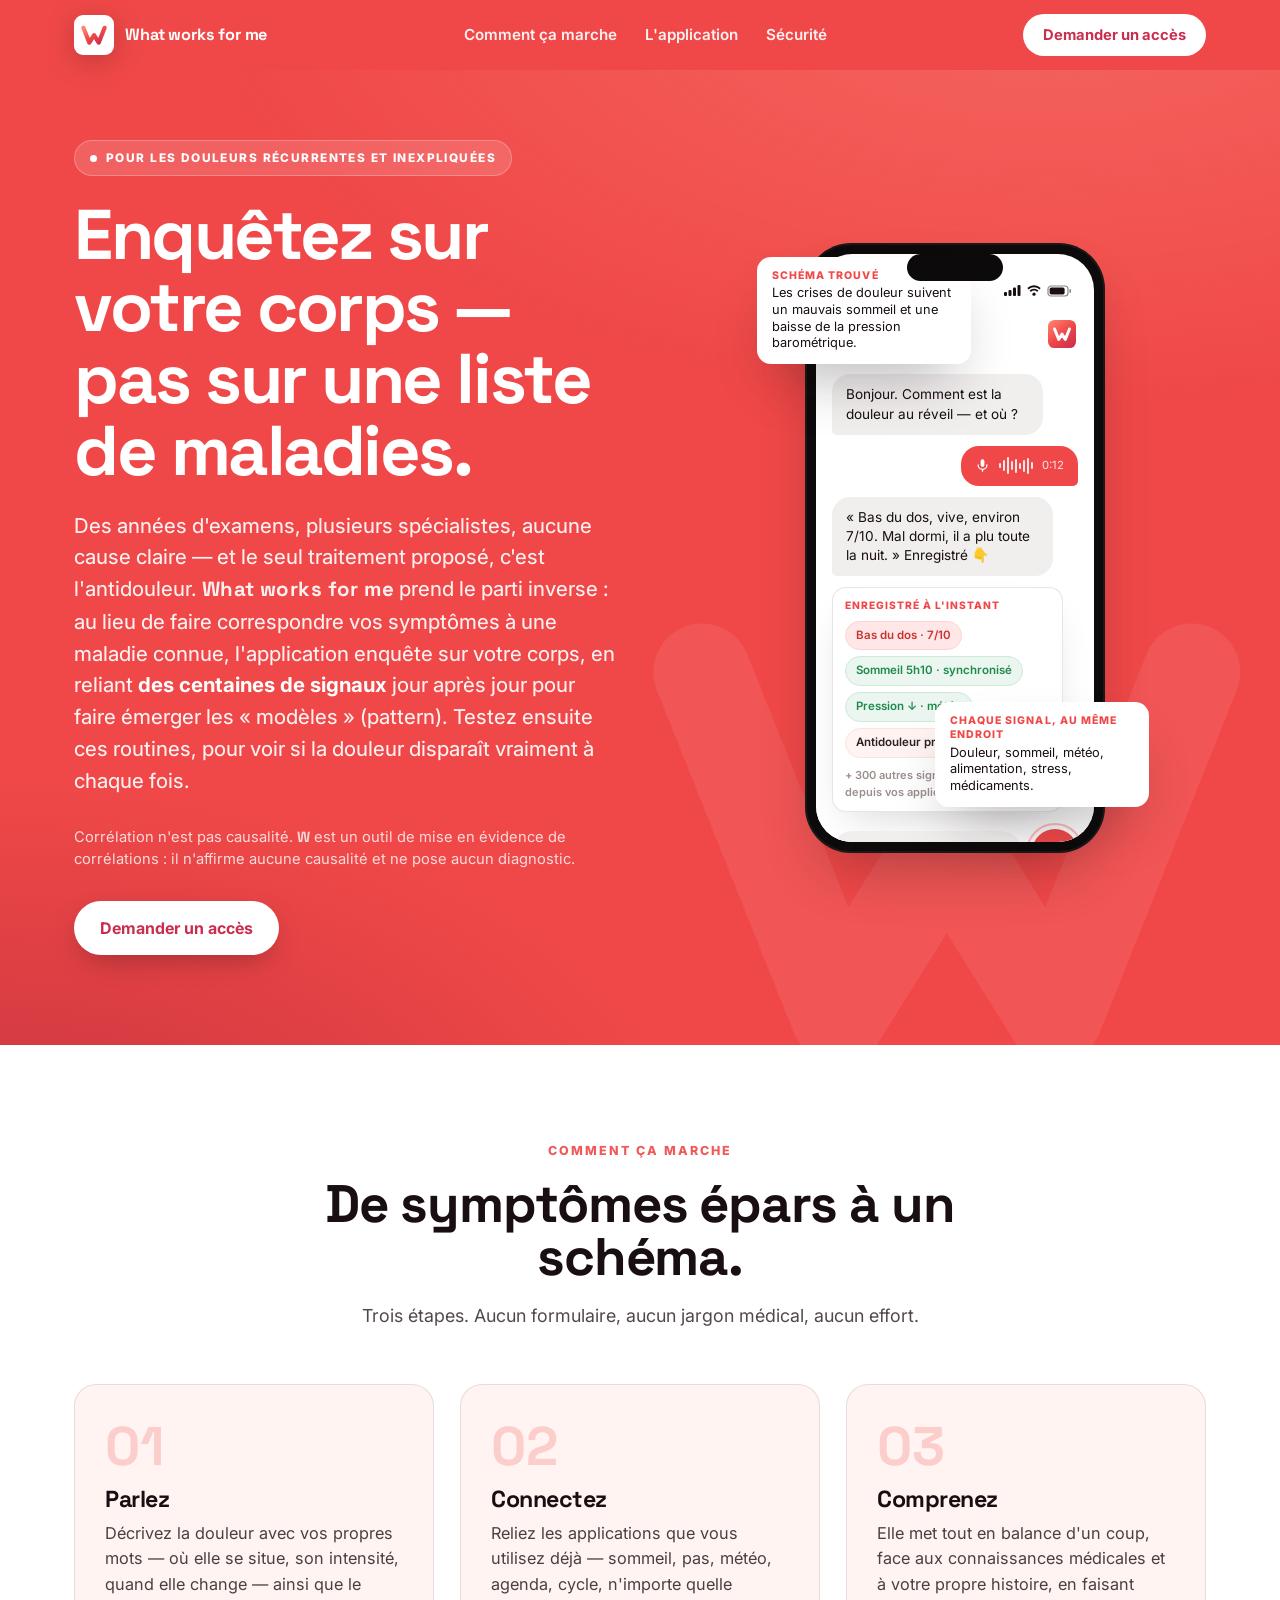
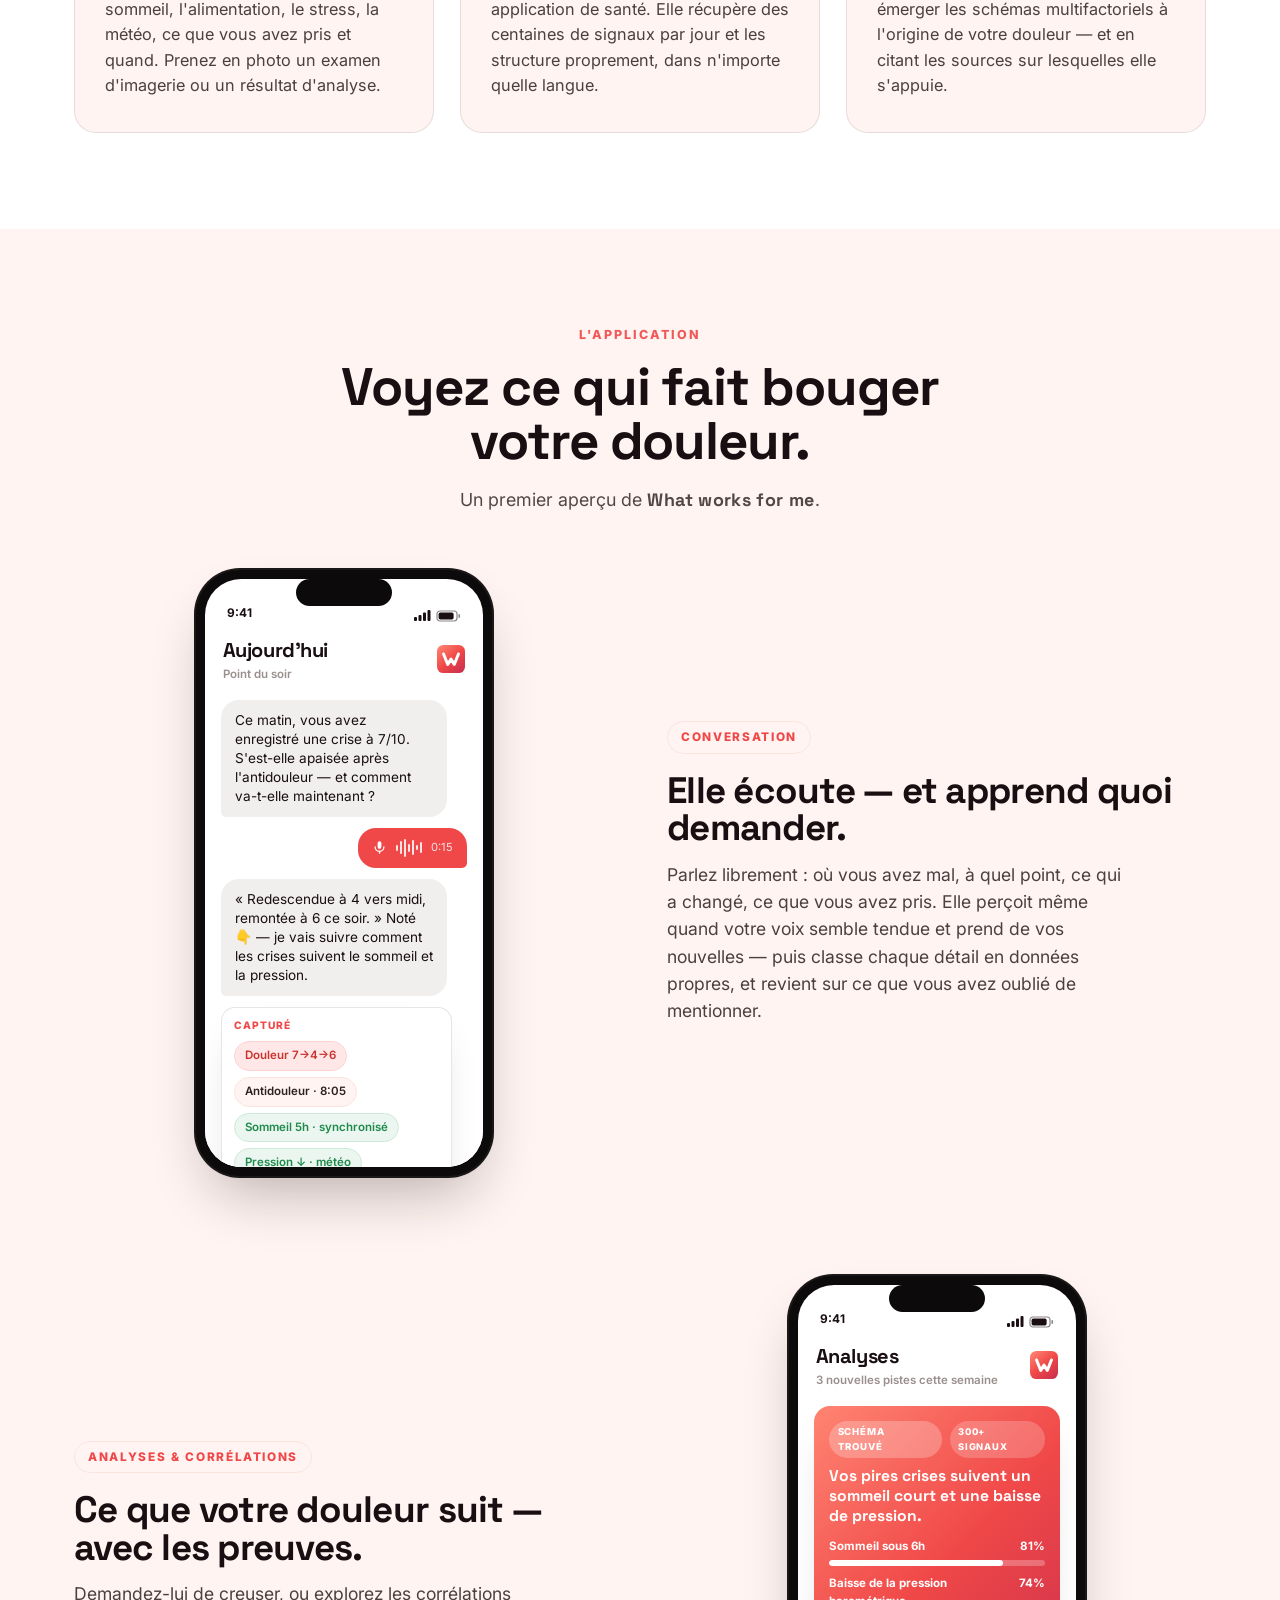
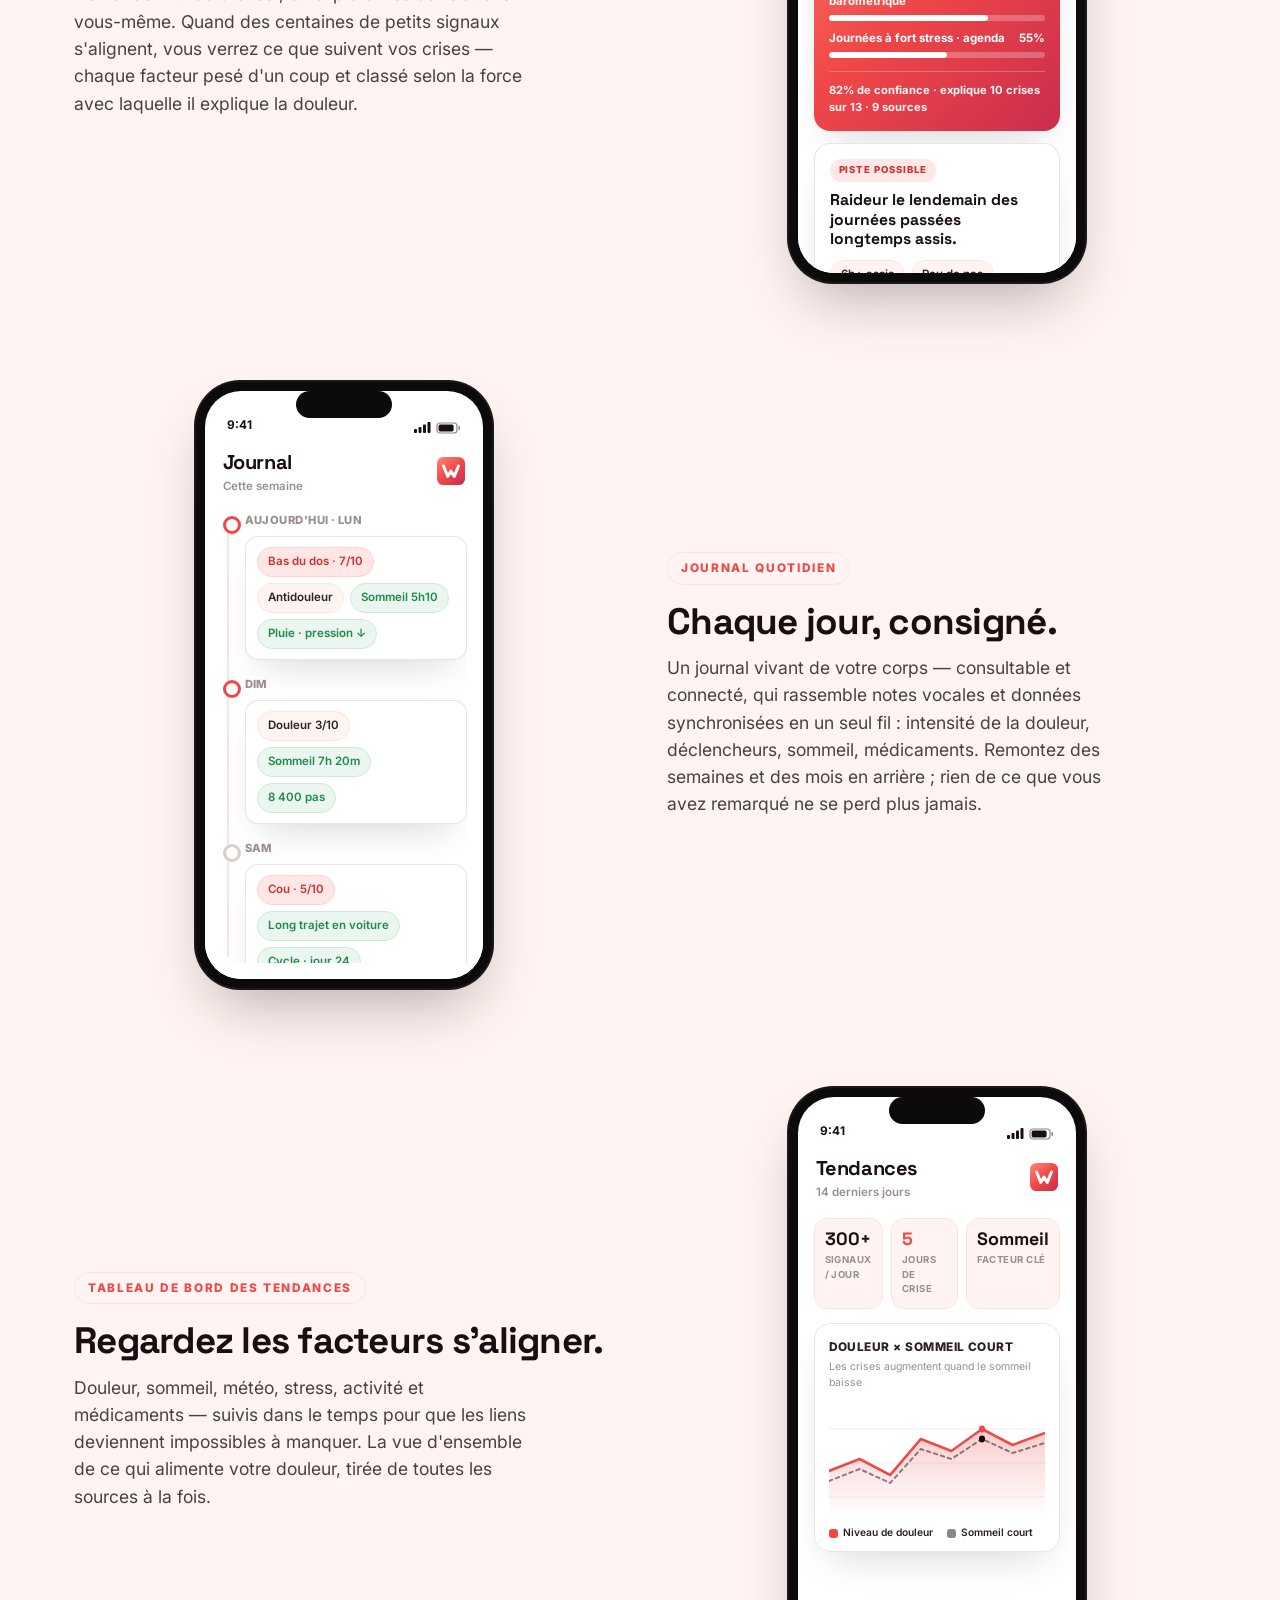
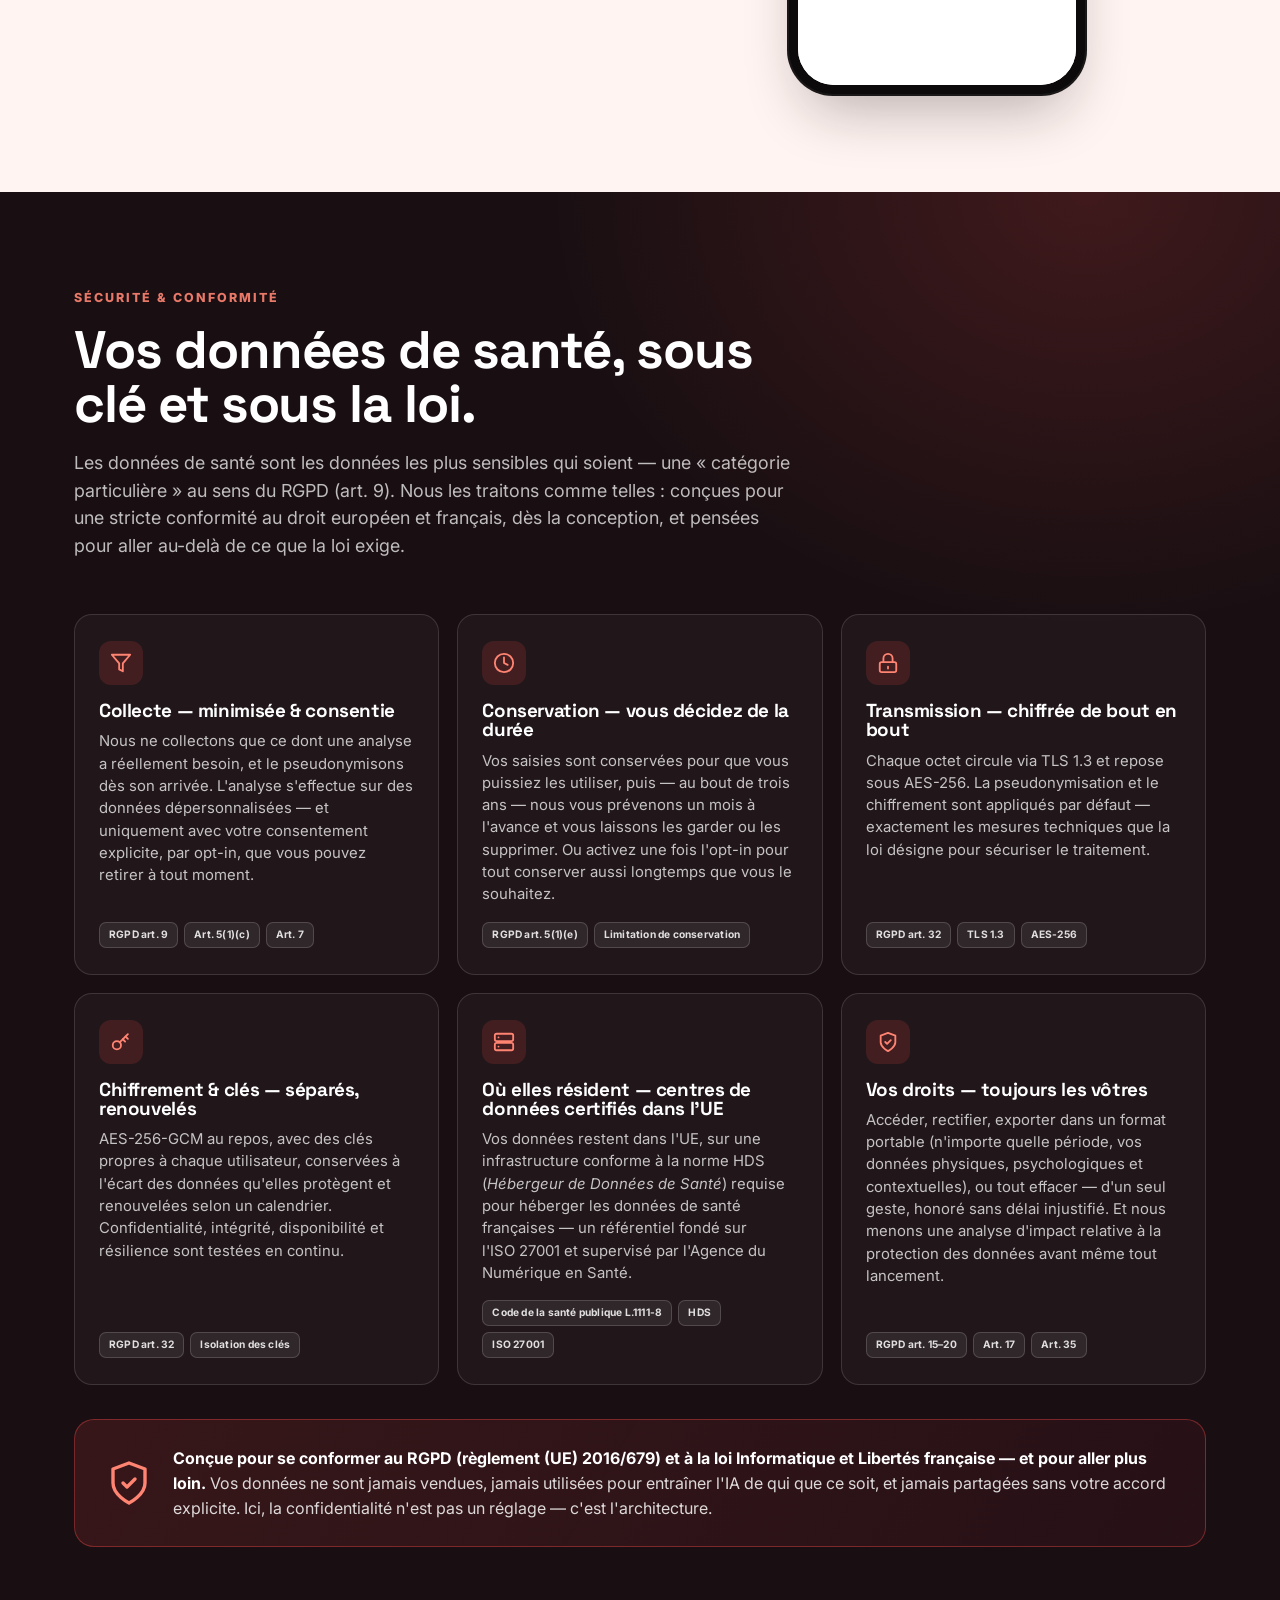
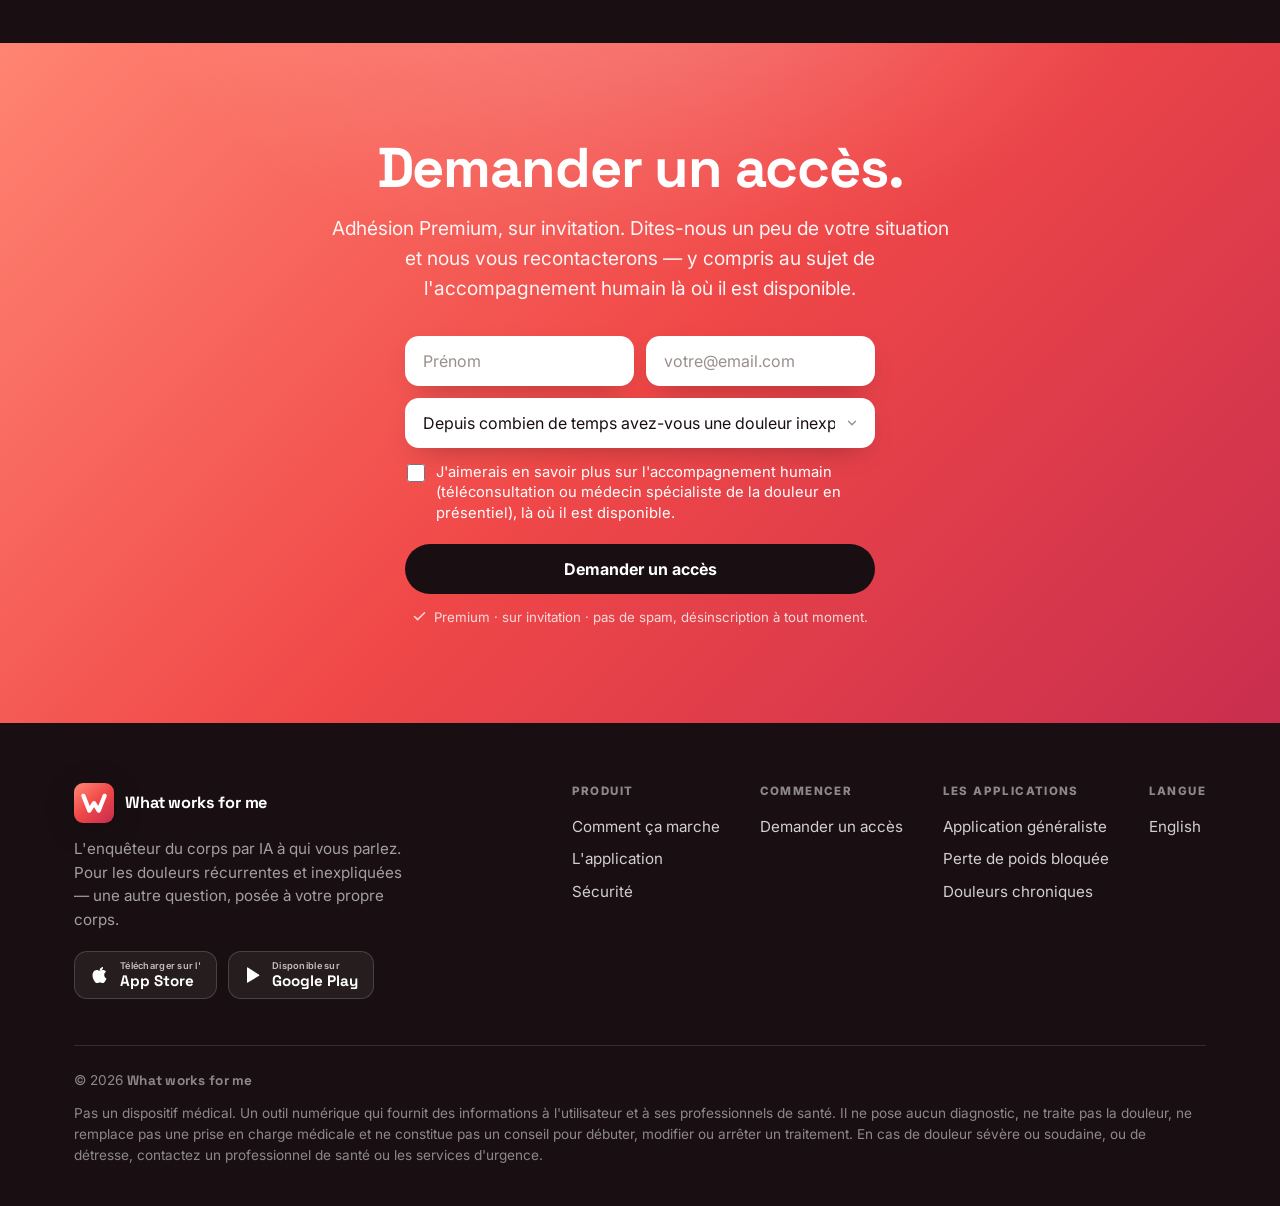
<file: V3/fr/index.html>
<!DOCTYPE html>
<html lang="fr">
<head>
<meta charset="UTF-8">
<meta name="viewport" content="width=device-width, initial-scale=1.0">
<title>What works for me — Enquêtez sur votre corps, pas sur une liste de maladies</title>
<meta name="description" content="Pour les douleurs récurrentes et inexpliquées. Quand les examens sont normaux et que la seule réponse est l'antidouleur, What works for me prend le parti inverse : une IA qui enquête sur votre corps, en reliant des centaines de signaux pour trouver les schémas à l'origine de votre douleur. Des informations pour vous et votre médecin.">
<meta name="theme-color" content="#F04848">
<meta property="og:type" content="website">
<meta property="og:title" content="What works for me — Enquêtez sur votre corps, pas sur une liste de maladies">
<meta property="og:description" content="Pour les douleurs récurrentes et inexpliquées. Au lieu de faire correspondre vos symptômes à une maladie connue, l'application enquête sur votre corps — en reliant des centaines de signaux pour faire émerger les schémas à l'origine de votre douleur. Des informations pour vous et votre médecin.">
<meta property="og:url" content="https://w.shoette.com/V3/fr/">
<!-- Favicons -->
<link rel="icon" href="/favicon.ico" sizes="32x32">
<link rel="icon" href="/favicon.svg" type="image/svg+xml">
<link rel="apple-touch-icon" href="/apple-touch-icon.png">
<link rel="manifest" href="/site.webmanifest">
<link rel="preconnect" href="https://fonts.googleapis.com">
<link rel="preconnect" href="https://fonts.gstatic.com" crossorigin>
<link href="https://fonts.googleapis.com/css2?family=Space+Grotesk:wght@500;600;700&family=Inter:wght@400;500;600;700;800;900&display=swap" rel="stylesheet">
<style>
  :root{
    --red:#F04848;
    --red-bright:#FF8472;
    --red-deep:#C92E4E;
    --red-700:#A8243F;
    --grad:linear-gradient(135deg,#FF8472 0%,#F04848 50%,#C92E4E 100%);
    --ink:#190F12;
    --ink-soft:#2C2023;
    --paper:#ffffff;
    --cream:#FFF4F1;
    --cream-2:#FCE4DE;
    --line:rgba(25,15,18,.10);
    --shadow:0 30px 60px -20px rgba(25,15,18,.32);
    --shadow-soft:0 18px 40px -18px rgba(25,15,18,.20);
    --maxw:1180px;
    --r:18px;
  }
  *{box-sizing:border-box;margin:0;padding:0}
  html{scroll-behavior:smooth;-webkit-text-size-adjust:100%}
  body{
    font-family:'Inter',system-ui,-apple-system,Segoe UI,Roboto,sans-serif;
    color:var(--ink);background:var(--paper);
    line-height:1.55;-webkit-font-smoothing:antialiased;text-rendering:optimizeLegibility;
    overflow-x:hidden;
  }
  h1,h2,h3,.display{font-family:'Space Grotesk','Inter',sans-serif;line-height:1.02;letter-spacing:-.02em;font-weight:700}
  /* brand wordmark: render the product name in the header typeface wherever it appears in body copy */
  .brandname{font-family:'Space Grotesk','Inter',sans-serif;font-weight:700;letter-spacing:.02em}
  a{color:inherit;text-decoration:none}
  img,svg{display:block}
  .wrap{width:100%;max-width:var(--maxw);margin:0 auto;padding:0 24px}
  .eyebrow{font-family:'Inter';font-weight:800;font-size:.78rem;letter-spacing:.16em;text-transform:uppercase;opacity:.9}

  /* logo mark */
  .logo{width:40px;height:40px;flex:0 0 auto;filter:drop-shadow(0 6px 14px rgba(0,0,0,.20))}
  .mini-w{width:28px;height:28px;flex:0 0 auto}

  /* buttons */
  .btn{display:inline-flex;align-items:center;justify-content:center;gap:.5em;
    font-family:'Inter';font-weight:700;font-size:1rem;border:none;cursor:pointer;
    padding:15px 26px;border-radius:999px;transition:transform .18s ease,box-shadow .18s ease,background .18s ease,color .18s ease;
    white-space:nowrap;text-align:center}
  .btn:active{transform:translateY(1px)}
  .btn--light{background:#fff;color:var(--red-deep);box-shadow:0 10px 30px -10px rgba(0,0,0,.35)}
  .btn--light:hover{transform:translateY(-2px);box-shadow:0 16px 36px -10px rgba(0,0,0,.45)}
  .btn--dark{background:var(--ink);color:#fff}
  .btn--dark:hover{transform:translateY(-2px);background:#000}
  .btn--red{background:var(--red);color:#fff;box-shadow:0 14px 30px -12px rgba(240,72,72,.7)}
  .btn--red:hover{transform:translateY(-2px);background:var(--red-deep)}
  .btn--ghost{background:transparent;color:#fff;border:1.5px solid rgba(255,255,255,.4)}
  .btn--ghost:hover{background:rgba(255,255,255,.1);border-color:#fff}
  .hero__note{margin-top:4px;margin-bottom:30px;font-size:.92rem;line-height:1.5;color:rgba(255,255,255,.8);max-width:58ch}

  /* nav */
  header.nav{position:sticky;top:0;z-index:50;background:var(--red);transition:box-shadow .25s ease}
  header.nav.scrolled{box-shadow:0 10px 30px -16px rgba(0,0,0,.5)}
  .nav__in{display:flex;align-items:center;justify-content:space-between;height:70px}
  .brand{display:flex;align-items:center;gap:11px;color:#fff;font-weight:800;font-family:'Space Grotesk'}
  .brand b{font-size:1.02rem;letter-spacing:-.01em}
  .nav__links{display:flex;align-items:center;gap:28px}
  .nav__links a{color:rgba(255,255,255,.92);font-weight:600;font-size:.95rem;transition:opacity .15s}
  .nav__links a:hover{opacity:.7}
  .nav__cta{background:#fff;color:var(--red-deep);padding:10px 20px;border-radius:999px;font-weight:700;font-size:.92rem;transition:transform .15s}
  .nav__cta:hover{transform:translateY(-1px)}

  /* hero */
  .hero{position:relative;background:var(--red);color:#fff;overflow:hidden;padding:70px 0 90px}
  .hero::before{content:"";position:absolute;inset:0;
    background:radial-gradient(120% 80% at 82% -10%,rgba(255,170,150,.30),transparent 55%),
               radial-gradient(90% 70% at 0% 115%,rgba(120,15,45,.34),transparent 60%)}
  .hero__w{position:absolute;right:-10%;bottom:-26%;width:72vw;height:72vw;opacity:.07;pointer-events:none;user-select:none}
  .hero__grid{position:relative;display:grid;grid-template-columns:1.08fr .92fr;gap:40px;align-items:center}
  .hero__eyebrow{display:inline-flex;align-items:center;gap:9px;background:rgba(255,255,255,.14);
    border:1px solid rgba(255,255,255,.25);padding:8px 15px;border-radius:999px;font-size:.74rem;
    font-weight:800;letter-spacing:.12em;text-transform:uppercase;margin-bottom:24px;backdrop-filter:blur(4px)}
  .hero__eyebrow .dot{width:7px;height:7px;border-radius:50%;background:#fff;animation:pulse 2s infinite}
  @keyframes pulse{0%,100%{opacity:1}50%{opacity:.3}}
  .hero h1{font-size:clamp(2.5rem,5.6vw,4.4rem);margin-bottom:22px;letter-spacing:-.035em}
  .hero h1 .q{display:block}
  .hero p.lede{font-size:clamp(1.05rem,1.7vw,1.28rem);max-width:42ch;color:rgba(255,255,255,.92);font-weight:450;margin-bottom:30px}
  .hero p.lede b{font-weight:700;color:#fff}

  .waitlist{display:flex;gap:10px;max-width:480px;flex-wrap:wrap}
  .waitlist input[type=email],.waitlist input[type=text].fld{flex:1;min-width:180px;border:none;border-radius:999px;padding:15px 22px;
    font-family:'Inter';font-size:1rem;color:var(--ink);background:#fff;outline:none;box-shadow:0 10px 30px -14px rgba(0,0,0,.4)}
  .waitlist input::placeholder{color:#9a8f8d}
  .waitlist .btn{flex:0 0 auto}
  .form-note{margin-top:13px;font-size:.83rem;color:rgba(255,255,255,.8);display:flex;align-items:center;gap:7px}
  .form-success{display:none;align-items:center;gap:11px;background:rgba(255,255,255,.15);
    border:1px solid rgba(255,255,255,.3);padding:15px 20px;border-radius:16px;max-width:480px;font-weight:600}
  .form-success svg{flex:0 0 auto}
  .is-done .waitlist{display:none}
  .is-done .applyform{display:none}
  .is-done .form-note{display:none}
  .is-done .form-success{display:flex}

  .hero__phone{justify-self:center;position:relative}
  .hero__badge{position:absolute;z-index:5;background:#fff;color:var(--ink);border-radius:14px;
    padding:12px 15px;box-shadow:var(--shadow);font-size:.8rem;line-height:1.3;max-width:214px}
  .hero__badge .k{font-weight:800;font-size:.66rem;letter-spacing:.1em;text-transform:uppercase;color:var(--red);display:block;margin-bottom:3px}
  .hero__badge.b1{top:14px;left:-48px}
  .hero__badge.b2{bottom:46px;right:-44px}

  /* section base */
  section{padding:96px 0}
  .sec-head{max-width:720px;margin-bottom:54px}
  .sec-head.center{margin-left:auto;margin-right:auto;text-align:center}
  .sec-head .eyebrow{color:var(--red);margin-bottom:16px;display:block}
  .sec-head h2{font-size:clamp(2rem,4.4vw,3.3rem);margin-bottom:18px}
  .sec-head p{font-size:1.12rem;color:var(--ink-soft);opacity:.82}

  /* approach contrast band */
  .compare{background:var(--ink);color:#fff;position:relative;overflow:hidden}
  .compare::before{content:"";position:absolute;inset:0;background:radial-gradient(70% 60% at 85% 0%,rgba(240,72,72,.16),transparent 60%);pointer-events:none}
  .compare .wrap{position:relative}
  .compare .sec-head{margin-bottom:42px}
  .compare .sec-head h2{color:#fff}
  .compare .sec-head .eyebrow{color:var(--red-bright)}
  .compare .sec-head p{color:rgba(255,255,255,.74);opacity:1}
  .compare-grid{display:grid;grid-template-columns:1fr 1fr;gap:20px}
  .appr{border-radius:22px;padding:30px 28px;border:1px solid rgba(255,255,255,.14);background:rgba(255,255,255,.03)}
  .appr.new{border-color:rgba(240,72,72,.55);background:rgba(240,72,72,.08)}
  .appr .ak{font-weight:800;font-size:.68rem;letter-spacing:.14em;text-transform:uppercase;color:rgba(255,255,255,.55);margin-bottom:12px}
  .appr.new .ak{color:var(--red-bright)}
  .appr h3{font-size:1.4rem;margin-bottom:18px;color:#fff}
  .appr ul{list-style:none;display:flex;flex-direction:column;gap:13px}
  .appr li{display:flex;gap:11px;align-items:flex-start;font-size:1rem;color:rgba(255,255,255,.82);line-height:1.45}
  .appr li svg{flex:0 0 auto;margin-top:3px}
  .appr.old li svg{color:rgba(255,255,255,.38)}
  .appr.new li svg{color:var(--red-bright)}
  .compare-note{margin-top:28px;font-size:.95rem;line-height:1.55;color:rgba(255,255,255,.62);max-width:74ch}

  /* problem */
  .problem{background:var(--ink);color:#fff}
  .problem .eyebrow{color:var(--red-bright)}
  .problem h2{font-size:clamp(2.1rem,4.6vw,3.5rem);max-width:18ch;margin-bottom:46px}
  .qgrid{display:grid;grid-template-columns:repeat(2,1fr);gap:18px;margin-bottom:46px}
  .qcard{border:1px solid rgba(255,255,255,.14);border-radius:var(--r);padding:26px;
    font-family:'Space Grotesk';font-weight:600;font-size:clamp(1.2rem,2.3vw,1.7rem);letter-spacing:-.02em;
    display:flex;align-items:center;gap:16px;background:rgba(255,255,255,.03);transition:border-color .2s,background .2s}
  .qcard:hover{border-color:var(--red);background:rgba(240,72,72,.08)}
  .qcard span{color:var(--red-bright);font-size:1.5em;line-height:0}
  .problem .punch{font-size:1.2rem;max-width:64ch;color:rgba(255,255,255,.82)}
  .problem .punch b{color:#fff}

  /* how it works */
  .steps{display:grid;grid-template-columns:repeat(3,1fr);gap:26px}
  .step{padding:34px 30px;border-radius:22px;background:var(--cream);border:1px solid var(--line);position:relative;overflow:hidden}
  .step:hover{box-shadow:var(--shadow-soft)}
  .step__n{font-family:'Space Grotesk';font-weight:700;font-size:3.4rem;color:var(--red);opacity:.22;line-height:1;margin-bottom:14px}
  .step h3{font-size:1.45rem;margin-bottom:10px}
  .step p{color:var(--ink-soft);opacity:.85;font-size:1.02rem}

  /* sources / inputs */
  #sources{background:var(--cream)}
  .sources-grid{display:grid;grid-template-columns:repeat(3,1fr);gap:20px}
  .source-card{padding:28px 26px;border-radius:20px;border:1px solid var(--line);background:#fff;transition:transform .2s,box-shadow .2s}
  .source-card:hover{transform:translateY(-4px);box-shadow:var(--shadow-soft)}
  .source-ic{width:50px;height:50px;border-radius:14px;background:var(--cream);color:var(--red);display:grid;place-items:center;margin-bottom:18px}
  .source-card h3{font-size:1.18rem;margin-bottom:9px}
  .source-card p{font-size:.97rem;color:var(--ink-soft);opacity:.86}
  .source-card em{font-style:normal;font-weight:700;color:var(--red-deep)}
  .sources-note{text-align:center;max-width:30ch;margin:52px auto 0;font-family:'Space Grotesk';font-weight:600;
    font-size:clamp(1.25rem,2.8vw,1.8rem);letter-spacing:-.02em;color:var(--ink);line-height:1.18;max-width:26em}
  .sources-note b{color:var(--red-deep)}

  /* showcase */
  .showcase{background:var(--cream)}
  .feature-row{display:grid;grid-template-columns:1fr 1fr;gap:54px;align-items:center;margin-bottom:96px}
  .feature-row:last-child{margin-bottom:0}
  .feature-row:nth-child(even) .feature-row__media{order:-1}
  .feature-row__copy .tag{display:inline-block;font-weight:800;font-size:.74rem;letter-spacing:.14em;
    text-transform:uppercase;color:var(--red);background:var(--cream);border:1px solid var(--cream-2);padding:6px 13px;border-radius:999px;margin-bottom:18px}
  .feature-row__copy h3{font-size:clamp(1.6rem,3.2vw,2.3rem);margin-bottom:14px}
  .feature-row__copy p{font-size:1.1rem;color:var(--ink-soft);opacity:.85;max-width:42ch}
  .feature-row__media{display:flex;justify-content:center}

  /* phone */
  .phone{width:300px;height:610px;background:#0c0a0a;border-radius:46px;padding:11px;
    box-shadow:var(--shadow),inset 0 0 0 2px rgba(255,255,255,.06);position:relative;flex:0 0 auto}
  .phone__screen{position:relative;width:100%;height:100%;background:#fff;border-radius:36px;overflow:hidden;display:flex;flex-direction:column}
  .island{position:absolute;top:11px;left:50%;transform:translateX(-50%);width:96px;height:27px;background:#0c0a0a;border-radius:999px;z-index:20}
  .statusbar{height:50px;flex:0 0 auto;display:flex;align-items:flex-end;justify-content:space-between;
    padding:0 22px 7px;font-size:.74rem;font-weight:700;color:var(--ink);font-family:'Inter'}
  .statusbar .icons{display:flex;align-items:center;gap:5px}
  .float{animation:float 6s ease-in-out infinite}
  @keyframes float{0%,100%{transform:translateY(0)}50%{transform:translateY(-12px)}}

  .app{flex:1;display:flex;flex-direction:column;min-height:0;background:#fff}
  .app__top{padding:6px 18px 12px;display:flex;align-items:center;justify-content:space-between;flex:0 0 auto}
  .app__top .ttl{font-family:'Space Grotesk';font-weight:700;font-size:1.25rem;letter-spacing:-.02em}
  .app__top .sub{font-size:.72rem;color:#9a8f8d;font-weight:600}
  .app__body{flex:1;min-height:0;overflow:hidden;padding:4px 16px 16px}

  /* chat */
  .chat{display:flex;flex-direction:column;gap:11px;height:100%}
  .bubble{max-width:86%;padding:11px 14px;border-radius:18px;font-size:.85rem;line-height:1.4}
  .bubble.bot{background:#F1EEEE;color:var(--ink);border-bottom-left-radius:5px;align-self:flex-start}
  .bubble.me{background:var(--red);color:#fff;border-bottom-right-radius:5px;align-self:flex-end}
  .bubble.me.voice{display:flex;align-items:center;gap:9px}
  .wave{display:flex;align-items:center;gap:2px;height:18px}
  .wave i{width:2px;background:rgba(255,255,255,.85);border-radius:2px;display:block}
  .logged{background:#fff;border:1px solid var(--line);border-radius:14px;padding:10px 12px;align-self:flex-start;max-width:94%;box-shadow:var(--shadow-soft)}
  .logged .lh{font-size:.64rem;font-weight:800;letter-spacing:.1em;text-transform:uppercase;color:var(--red);margin-bottom:7px}
  .chips{display:flex;flex-wrap:wrap;gap:6px}
  .chip{font-size:.72rem;font-weight:600;padding:5px 10px;border-radius:999px;background:var(--cream);color:var(--ink-soft);border:1px solid var(--cream-2)}
  .chip.alert{background:#FFE7E7;color:#C9322E;border-color:#ffd2d2}
  .chip.sync{background:#EAF6EF;color:#1f8a4c;border-color:#cfe9d9}
  .logged-more{margin-top:9px;font-size:.69rem;font-weight:600;color:#9a8f8d}
  .composer{margin-top:auto;display:flex;align-items:center;gap:10px;padding-top:6px}
  .composer .pill{flex:1;height:42px;border-radius:999px;background:#F1EEEE;display:flex;align-items:center;padding:0 16px;color:#9a8f8d;font-size:.82rem}
  .mic{width:46px;height:46px;border-radius:50%;background:var(--red);display:grid;place-items:center;flex:0 0 auto;box-shadow:0 10px 22px -8px rgba(240,72,72,.8);position:relative}
  .mic::after{content:"";position:absolute;inset:-6px;border-radius:50%;border:2px solid rgba(240,72,72,.35);animation:ring 2s infinite}
  @keyframes ring{0%{transform:scale(.8);opacity:.9}100%{transform:scale(1.4);opacity:0}}

  /* insights */
  .insight-card{border-radius:16px;padding:15px;margin-bottom:12px;border:1px solid var(--line);background:#fff;box-shadow:var(--shadow-soft)}
  .insight-card.hero-find{background:var(--grad);color:#fff;border:none}
  .ic-top{display:flex;align-items:center;gap:8px;margin-bottom:9px}
  .ic-badge{font-size:.6rem;font-weight:800;letter-spacing:.1em;text-transform:uppercase;padding:4px 9px;border-radius:999px;background:rgba(255,255,255,.24);color:#fff}
  .insight-card.lead .ic-badge{background:#FFE7E7;color:#C9322E}
  .ic-scan{margin-left:auto;font-size:.58rem;font-weight:800;letter-spacing:.08em;text-transform:uppercase;background:rgba(255,255,255,.2);color:#fff;padding:4px 8px;border-radius:999px}
  .ic-title{font-family:'Space Grotesk';font-weight:700;font-size:.98rem;line-height:1.25}
  .insight-card.lead .ic-title{color:var(--ink)}
  .factors{margin-top:12px;display:flex;flex-direction:column;gap:9px}
  .factor .frow{display:flex;justify-content:space-between;font-size:.72rem;font-weight:700;margin-bottom:4px;color:#fff}
  .factor .fbar{height:6px;border-radius:999px;background:rgba(255,255,255,.25);overflow:hidden}
  .factor .fbar i{display:block;height:100%;background:#fff;border-radius:999px}
  .ic-foot{margin-top:13px;font-size:.7rem;font-weight:700;color:rgba(255,255,255,.95);border-top:1px solid rgba(255,255,255,.25);padding-top:10px}
  .corr{margin-top:11px}
  .corr .bar{height:7px;border-radius:999px;background:#F1EEEE;overflow:hidden}
  .corr .bar i{display:block;height:100%;border-radius:999px;background:var(--red)}
  .corr .lbl{display:flex;justify-content:space-between;font-size:.66rem;font-weight:700;color:var(--ink-soft);margin-top:6px}

  /* timeline */
  .tl{position:relative;padding-left:24px;height:100%;overflow:hidden}
  .tl::before{content:"";position:absolute;left:6px;top:6px;bottom:6px;width:2px;background:var(--cream-2)}
  .tl-day{position:relative;margin-bottom:16px}
  .tl-day::before{content:"";position:absolute;left:-22px;top:4px;width:12px;height:12px;border-radius:50%;background:#fff;border:3px solid var(--red)}
  .tl-day.muted::before{border-color:#d8cfcd}
  .tl-date{font-size:.7rem;font-weight:800;letter-spacing:.04em;color:#9a8f8d;text-transform:uppercase;margin-bottom:7px}
  .tl-card{border:1px solid var(--line);border-radius:13px;padding:10px 11px;background:#fff;box-shadow:var(--shadow-soft)}

  /* dashboard */
  .metrics{display:grid;grid-template-columns:repeat(3,1fr);gap:8px;margin-bottom:14px}
  .metric{background:var(--cream);border:1px solid var(--cream-2);border-radius:13px;padding:11px 10px}
  .metric .v{font-family:'Space Grotesk';font-weight:700;font-size:1.12rem;line-height:1}
  .metric .l{font-size:.6rem;font-weight:700;color:#9a8f8d;text-transform:uppercase;letter-spacing:.05em;margin-top:5px}
  .metric .v small{font-size:.6rem;font-weight:700}
  .up{color:#1f9d55}.down{color:var(--red)}
  .chart-card{border:1px solid var(--line);border-radius:16px;padding:14px 14px 10px;box-shadow:var(--shadow-soft)}
  .chart-card .ct{font-size:.74rem;font-weight:800;letter-spacing:.04em;text-transform:uppercase;color:var(--ink-soft);margin-bottom:2px}
  .chart-card .cs{font-size:.66rem;color:#9a8f8d;margin-bottom:8px}
  .legend{display:flex;gap:14px;margin-top:8px;font-size:.64rem;font-weight:600;color:var(--ink-soft)}
  .legend i{width:9px;height:9px;border-radius:3px;display:inline-block;margin-right:5px;vertical-align:middle}

  /* human support */
  .human{background:var(--cream)}
  .human-grid{display:grid;grid-template-columns:1fr 1fr;gap:20px}
  .human-card{background:#fff;border:1px solid var(--line);border-radius:22px;padding:32px 28px;transition:transform .2s,box-shadow .2s}
  .human-card:hover{transform:translateY(-4px);box-shadow:var(--shadow-soft)}
  .human-ic{width:52px;height:52px;border-radius:14px;background:var(--cream);color:var(--red);display:grid;place-items:center;margin-bottom:18px}
  .human-card h3{font-size:1.32rem;margin-bottom:10px}
  .human-card p{color:var(--ink-soft);opacity:.86;font-size:1.02rem}
  .human-note{margin-top:22px;display:flex;align-items:center;gap:18px;border:1px solid var(--cream-2);background:#fff;border-radius:18px;padding:24px 28px;flex-wrap:wrap}
  .human-note svg{flex:0 0 auto;color:var(--red)}
  .human-note .ht{flex:1;min-width:240px}
  .human-note p{font-size:1rem;color:var(--ink-soft);line-height:1.5}
  .human-note p b{color:var(--ink)}
  .human-note .btn{flex:0 0 auto}

  /* why grid */
  #why{background:#fff}
  .why-grid{display:grid;grid-template-columns:repeat(4,1fr);gap:20px}
  .why-card{padding:30px 26px;border-radius:20px;border:1px solid var(--line);background:#fff;transition:transform .2s,box-shadow .2s}
  .why-card:hover{transform:translateY(-4px);box-shadow:var(--shadow-soft)}
  .why-ic{width:50px;height:50px;border-radius:14px;background:var(--cream);color:var(--red);display:grid;place-items:center;margin-bottom:18px}
  .why-card h3{font-size:1.2rem;margin-bottom:9px}
  .why-card p{font-size:.96rem;color:var(--ink-soft);opacity:.85}

  /* security & compliance */
  .security{background:var(--ink);color:#fff;position:relative;overflow:hidden}
  .security::before{content:"";position:absolute;inset:0;background:radial-gradient(70% 50% at 85% 0%,rgba(240,72,72,.18),transparent 60%);pointer-events:none}
  .security .wrap{position:relative}
  .security .eyebrow{color:var(--red-bright)}
  .security .sec-head h2{color:#fff}
  .security .sec-head p{color:rgba(255,255,255,.72);opacity:1}
  .law-grid{display:grid;grid-template-columns:repeat(3,1fr);gap:18px}
  .law-card{border:1px solid rgba(255,255,255,.13);border-radius:18px;padding:26px 24px;background:rgba(255,255,255,.035);
    display:flex;flex-direction:column;transition:border-color .2s,background .2s}
  .law-card:hover{border-color:rgba(240,72,72,.6);background:rgba(240,72,72,.06)}
  .law-ic{width:44px;height:44px;border-radius:12px;background:rgba(240,72,72,.16);color:var(--red-bright);display:grid;place-items:center;margin-bottom:16px}
  .law-card h3{font-size:1.18rem;margin-bottom:10px}
  .law-card p{font-size:.93rem;line-height:1.5;color:rgba(255,255,255,.74);flex:1}
  .law-refs{display:flex;flex-wrap:wrap;gap:6px;margin-top:16px}
  .ref{font-family:'Inter';font-size:.64rem;font-weight:700;letter-spacing:.02em;color:rgba(255,255,255,.85);
    background:rgba(255,255,255,.07);border:1px solid rgba(255,255,255,.16);padding:4px 9px;border-radius:7px}
  .compliance-banner{margin-top:34px;display:flex;align-items:center;gap:20px;
    border:1px solid rgba(240,72,72,.4);background:linear-gradient(120deg,rgba(240,72,72,.14),rgba(201,46,78,.08));
    border-radius:20px;padding:26px 30px}
  .compliance-banner .shield{flex:0 0 auto;width:48px;height:48px;color:var(--red-bright)}
  .compliance-banner p{font-size:1rem;line-height:1.55;color:rgba(255,255,255,.84)}
  .compliance-banner p b{color:#fff}

  /* final cta / request */
  .cta{background:var(--grad);color:#fff;text-align:center;position:relative;overflow:hidden}
  .cta::before{content:"";position:absolute;inset:0;background:radial-gradient(70% 90% at 50% -20%,rgba(255,255,255,.22),transparent 60%)}
  .cta__in{position:relative;max-width:680px;margin:0 auto}
  .cta h2{font-size:clamp(2.1rem,4.8vw,3.5rem);margin-bottom:18px}
  .cta p{font-size:1.2rem;color:rgba(255,255,255,.94);margin-bottom:32px}
  .cta .form-success{margin:0 auto}
  .cta .form-note{justify-content:center}
  .applyform{display:flex;flex-direction:column;gap:12px;max-width:470px;margin:0 auto;text-align:left}
  .applyform .row2{display:flex;gap:12px}
  .applyform .row2 .fld{flex:1;min-width:0}
  .applyform .fld{width:100%;border:none;border-radius:14px;padding:15px 18px;font-family:'Inter';font-size:1rem;
    color:var(--ink);background:#fff;outline:none;box-shadow:0 10px 30px -14px rgba(0,0,0,.4)}
  .applyform select.fld{appearance:none;-webkit-appearance:none;cursor:pointer;
    background-image:url("data:image/svg+xml,%3Csvg xmlns='http://www.w3.org/2000/svg' width='14' height='14' viewBox='0 0 24 24' fill='none' stroke='%239a8f8d' stroke-width='2.4' stroke-linecap='round'%3E%3Cpath d='M6 9l6 6 6-6'/%3E%3C/svg%3E");
    background-repeat:no-repeat;background-position:right 16px center;padding-right:40px}
  .applyform input::placeholder{color:#9a8f8d}
  .applyform .btn{width:100%;margin-top:4px}
  .checkrow{display:flex;align-items:flex-start;gap:11px;text-align:left;color:#fff;font-size:.92rem;line-height:1.4;padding:2px 2px 4px;cursor:pointer}
  .checkrow input{margin-top:2px;width:18px;height:18px;flex:0 0 auto;accent-color:var(--ink);cursor:pointer}

  /* footer */
  footer{background:var(--ink);color:#fff;padding:60px 0 40px}
  .foot{display:flex;justify-content:space-between;align-items:flex-start;gap:30px;flex-wrap:wrap}
  .foot .brand{margin-bottom:14px}
  .foot p{color:rgba(255,255,255,.6);max-width:34ch;font-size:.95rem}
  .stores{display:flex;gap:11px;flex-wrap:wrap;margin-top:20px}
  .store{display:inline-flex;align-items:center;gap:10px;background:rgba(255,255,255,.06);border:1px solid rgba(255,255,255,.16);
    color:#fff;border-radius:13px;padding:9px 15px}
  .store svg{flex:0 0 auto}
  .store .st{display:flex;flex-direction:column;line-height:1.12}
  .store .st small{font-size:.58rem;font-weight:600;opacity:.72;letter-spacing:.03em}
  .store .st b{font-family:'Space Grotesk';font-size:.95rem;font-weight:700}
  .foot__links{display:flex;gap:40px;flex-wrap:wrap}
  .foot__col h4{font-size:.72rem;letter-spacing:.12em;text-transform:uppercase;color:rgba(255,255,255,.5);margin-bottom:14px;font-family:'Inter';font-weight:800}
  .foot__col a{display:block;color:rgba(255,255,255,.8);font-size:.95rem;margin-bottom:9px;transition:color .15s}
  .foot__col a:hover{color:#fff}
  .foot__bottom{margin-top:46px;padding-top:24px;border-top:1px solid rgba(255,255,255,.12);
    display:flex;flex-direction:column;gap:12px;color:rgba(255,255,255,.5);font-size:.85rem}
  .foot__bottom .legal{max-width:none}

  /* reveal */
  .js .reveal{opacity:0;transform:translateY(26px);transition:opacity .7s cubic-bezier(.2,.7,.2,1),transform .7s cubic-bezier(.2,.7,.2,1)}
  .js .reveal.in{opacity:1;transform:none}

  /* responsive */
  @media(max-width:900px){
    .hero__grid{grid-template-columns:1fr;gap:50px}
    .hero{padding:46px 0 70px}
    .hero p.lede{max-width:46ch}
    .hero__badge{display:none}
    .nav__links{display:none}
    .compare-grid{grid-template-columns:1fr;gap:16px}
    .human-grid{grid-template-columns:1fr}
    .feature-row{grid-template-columns:1fr;gap:34px}
    .feature-row:nth-child(even) .feature-row__media{order:0}
    .feature-row__copy{text-align:center}
    .feature-row__copy p{margin-left:auto;margin-right:auto}
    .steps{grid-template-columns:1fr}
    .sources-grid{grid-template-columns:repeat(2,1fr)}
    .why-grid{grid-template-columns:repeat(2,1fr)}
    .law-grid{grid-template-columns:repeat(2,1fr)}
    .qgrid{grid-template-columns:1fr}
    .compliance-banner{flex-direction:column;text-align:center;align-items:center}
    .human-note{flex-direction:column;text-align:center}
    section{padding:72px 0}
  }
  @media(max-width:540px){
    .sources-grid{grid-template-columns:1fr}
    .why-grid{grid-template-columns:1fr}
    .law-grid{grid-template-columns:1fr}
    .waitlist{flex-direction:column}
    .waitlist .btn{width:100%}
    .applyform .row2{flex-direction:column}
    .foot{flex-direction:column}
    .phone{width:270px;height:550px}
  }
  @media(prefers-reduced-motion:reduce){
    *{animation:none!important}
    html{scroll-behavior:auto}
    .js .reveal{opacity:1;transform:none}
  }
</style>
</head>
<body>

<!-- reusable logo marks -->
<svg width="0" height="0" style="position:absolute" aria-hidden="true" focusable="false">
  <defs>
    <linearGradient id="wgrad" x1="0.08" y1="0" x2="0.92" y2="1">
      <stop offset="0" stop-color="#FF8472"/>
      <stop offset="0.5" stop-color="#F04848"/>
      <stop offset="1" stop-color="#C92E4E"/>
    </linearGradient>
    <symbol id="wmark" viewBox="0 0 512 512">
      <rect width="512" height="512" rx="116" fill="url(#wgrad)"/>
      <path d="M120 164 L196 354 L256 258 L316 354 L392 164" fill="none" stroke="#fff" stroke-width="54" stroke-linecap="round" stroke-linejoin="round"/>
    </symbol>
    <symbol id="wmarkRed" viewBox="0 0 512 512">
      <rect width="512" height="512" rx="116" fill="#fff"/>
      <path d="M120 164 L196 354 L256 258 L316 354 L392 164" fill="none" stroke="url(#wgrad)" stroke-width="54" stroke-linecap="round" stroke-linejoin="round"/>
    </symbol>
  </defs>
</svg>

<!-- NAV -->
<header class="nav" id="top">
  <div class="wrap nav__in">
    <a class="brand" href="#top">
      <svg class="logo" aria-hidden="true"><use href="#wmarkRed"/></svg>
      <b>What works for me</b>
    </a>
    <nav class="nav__links">
      <a href="#how">Comment ça marche</a>
      <a href="#app">L'application</a>
      <a href="#security">Sécurité</a>
    </nav>
    <a href="#request" class="nav__cta">Demander un accès</a>
  </div>
</header>

<!-- HERO -->
<section class="hero">
  <svg class="hero__w" viewBox="0 0 512 512" aria-hidden="true"><path d="M120 164 L196 354 L256 258 L316 354 L392 164" fill="none" stroke="#fff" stroke-width="54" stroke-linecap="round" stroke-linejoin="round"/></svg>
  <div class="wrap hero__grid">
    <div class="hero__copy">
      <span class="hero__eyebrow"><span class="dot"></span> Pour les douleurs récurrentes et inexpliquées</span>
      <h1><span class="q">Enquêtez sur votre corps —</span><span class="q">pas sur une liste de maladies.</span></h1>
      <p class="lede">Des années d'examens, plusieurs spécialistes, aucune cause claire — et le seul traitement proposé, c'est l'antidouleur. <span class="brandname">What works for me</span> prend le parti inverse : au lieu de faire correspondre vos symptômes à une maladie connue, l'application enquête sur votre corps, en reliant <b>des centaines de signaux</b> jour après jour pour faire émerger les « modèles » (pattern). Testez ensuite ces routines, pour voir si la douleur disparaît vraiment à chaque fois.</p>

      <p class="hero__note">Corrélation n'est pas causalité. <span class="brandname">W</span> est un outil de mise en évidence de corrélations : il n'affirme aucune causalité et ne pose aucun diagnostic.</p>
      <a class="btn btn--light" href="#request">Demander un accès</a>
    </div>

    <div class="hero__phone">
      <div class="hero__badge b1"><span class="k">Schéma trouvé</span>Les crises de douleur suivent un mauvais sommeil et une baisse de la pression barométrique.</div>
      <div class="hero__badge b2"><span class="k">Chaque signal, au même endroit</span>Douleur, sommeil, météo, alimentation, stress, médicaments.</div>
      <!-- phone: chat -->
      <div class="phone float">
        <div class="island"></div>
        <div class="phone__screen">
          <div class="statusbar">
            <span>9:41</span>
            <span class="icons">
              <svg width="17" height="11" viewBox="0 0 17 11" fill="currentColor"><rect x="0" y="7" width="3" height="4" rx="1"/><rect x="4.5" y="5" width="3" height="6" rx="1"/><rect x="9" y="2.5" width="3" height="8.5" rx="1"/><rect x="13.5" y="0" width="3" height="11" rx="1"/></svg>
              <svg width="16" height="11" viewBox="0 0 16 11" fill="currentColor"><path d="M8 2.2c2.1 0 4 .8 5.4 2.2l1.3-1.3A9.4 9.4 0 0 0 8 .3 9.4 9.4 0 0 0 1.3 3.1l1.3 1.3A7.6 7.6 0 0 1 8 2.2Z"/><path d="M8 5.6c1.2 0 2.3.5 3.1 1.3l1.3-1.3A6 6 0 0 0 8 3.8a6 6 0 0 0-4.4 1.8l1.3 1.3A4.4 4.4 0 0 1 8 5.6Z"/><circle cx="8" cy="9.2" r="1.6"/></svg>
              <svg width="25" height="12" viewBox="0 0 25 12" fill="none"><rect x="1" y="1" width="20" height="10" rx="3" stroke="currentColor" stroke-width="1.2" opacity=".5"/><rect x="2.6" y="2.6" width="15" height="6.8" rx="1.6" fill="currentColor"/><rect x="22.4" y="4" width="1.6" height="4" rx="1" fill="currentColor" opacity=".5"/></svg>
            </span>
          </div>
          <div class="app">
            <div class="app__top">
              <div>
                <div class="ttl">Aujourd'hui</div>
                <div class="sub">Lundi · Point du matin</div>
              </div>
              <svg class="mini-w" aria-hidden="true"><use href="#wmark"/></svg>
            </div>
            <div class="app__body chat">
              <div class="bubble bot">Bonjour. Comment est la douleur au réveil — et où ?</div>
              <div class="bubble me voice">
                <svg width="15" height="15" viewBox="0 0 24 24" fill="#fff"><path d="M12 14a3 3 0 0 0 3-3V5a3 3 0 0 0-6 0v6a3 3 0 0 0 3 3Z"/><path d="M5 11a7 7 0 0 0 14 0" stroke="#fff" stroke-width="2" fill="none" stroke-linecap="round"/><path d="M12 18v3" stroke="#fff" stroke-width="2" stroke-linecap="round"/></svg>
                <span class="wave">
                  <i style="height:5px"></i><i style="height:11px"></i><i style="height:17px"></i><i style="height:9px"></i><i style="height:14px"></i><i style="height:6px"></i><i style="height:12px"></i><i style="height:16px"></i><i style="height:7px"></i>
                </span>
                <span style="font-size:.7rem;opacity:.85">0:12</span>
              </div>
              <div class="bubble bot" style="max-width:90%">« Bas du dos, vive, environ 7/10. Mal dormi, il a plu toute la nuit. » Enregistré 👇</div>
              <div class="logged">
                <div class="lh">Enregistré à l'instant</div>
                <div class="chips">
                  <span class="chip alert">Bas du dos · 7/10</span>
                  <span class="chip sync">Sommeil 5h10 · synchronisé</span>
                  <span class="chip sync">Pression ↓ · météo</span>
                  <span class="chip">Antidouleur pris · 8:05</span>
                </div>
                <div class="logged-more">+ 300 autres signaux synchronisés depuis vos applications aujourd'hui</div>
              </div>
              <div class="composer">
                <span class="pill">Appuyez pour parler…</span>
                <span class="mic">
                  <svg width="20" height="20" viewBox="0 0 24 24" fill="#fff"><path d="M12 14a3 3 0 0 0 3-3V5a3 3 0 0 0-6 0v6a3 3 0 0 0 3 3Z"/><path d="M5 11a7 7 0 0 0 14 0" stroke="#fff" stroke-width="2" fill="none" stroke-linecap="round"/><path d="M12 18v3" stroke="#fff" stroke-width="2" stroke-linecap="round"/></svg>
                </span>
              </div>
            </div>
          </div>
        </div>
      </div>
    </div>
  </div>
</section>

<!-- HOW IT WORKS -->
<section id="how">
  <div class="wrap">
    <div class="sec-head center reveal">
      <span class="eyebrow">Comment ça marche</span>
      <h2>De symptômes épars à un schéma.</h2>
      <p>Trois étapes. Aucun formulaire, aucun jargon médical, aucun effort.</p>
    </div>
    <div class="steps">
      <div class="step reveal">
        <div class="step__n">01</div>
        <h3>Parlez</h3>
        <p>Décrivez la douleur avec vos propres mots — où elle se situe, son intensité, quand elle change — ainsi que le sommeil, l'alimentation, le stress, la météo, ce que vous avez pris et quand. Prenez en photo un examen d'imagerie ou un résultat d'analyse.</p>
      </div>
      <div class="step reveal">
        <div class="step__n">02</div>
        <h3>Connectez</h3>
        <p>Reliez les applications que vous utilisez déjà — sommeil, pas, météo, agenda, cycle, n'importe quelle application de santé. Elle récupère des centaines de signaux par jour et les structure proprement, dans n'importe quelle langue.</p>
      </div>
      <div class="step reveal">
        <div class="step__n">03</div>
        <h3>Comprenez</h3>
        <p>Elle met tout en balance d'un coup, face aux connaissances médicales et à votre propre histoire, en faisant émerger les schémas multifactoriels à l'origine de votre douleur — et en citant les sources sur lesquelles elle s'appuie.</p>
      </div>
    </div>
  </div>
</section>

<!-- APP SHOWCASE -->
<section class="showcase" id="app">
  <div class="wrap">
    <div class="sec-head center reveal">
      <span class="eyebrow">L'application</span>
      <h2>Voyez ce qui fait bouger votre douleur.</h2>
      <p>Un premier aperçu de <span class="brandname">What works for me</span>.</p>
    </div>

    <!-- row 1: conversation -->
    <div class="feature-row reveal">
      <div class="feature-row__copy">
        <span class="tag">Conversation</span>
        <h3>Elle écoute — et apprend quoi demander.</h3>
        <p>Parlez librement : où vous avez mal, à quel point, ce qui a changé, ce que vous avez pris. Elle perçoit même quand votre voix semble tendue et prend de vos nouvelles — puis classe chaque détail en données propres, et revient sur ce que vous avez oublié de mentionner.</p>
      </div>
      <div class="feature-row__media">
        <div class="phone">
          <div class="island"></div>
          <div class="phone__screen">
            <div class="statusbar"><span>9:41</span><span class="icons"><svg width="17" height="11" viewBox="0 0 17 11" fill="currentColor"><rect x="0" y="7" width="3" height="4" rx="1"/><rect x="4.5" y="5" width="3" height="6" rx="1"/><rect x="9" y="2.5" width="3" height="8.5" rx="1"/><rect x="13.5" y="0" width="3" height="11" rx="1"/></svg><svg width="25" height="12" viewBox="0 0 25 12" fill="none"><rect x="1" y="1" width="20" height="10" rx="3" stroke="currentColor" stroke-width="1.2" opacity=".5"/><rect x="2.6" y="2.6" width="15" height="6.8" rx="1.6" fill="currentColor"/><rect x="22.4" y="4" width="1.6" height="4" rx="1" fill="currentColor" opacity=".5"/></svg></span></div>
            <div class="app">
              <div class="app__top"><div><div class="ttl">Aujourd'hui</div><div class="sub">Point du soir</div></div><svg class="mini-w" aria-hidden="true"><use href="#wmark"/></svg></div>
              <div class="app__body chat">
                <div class="bubble bot" style="max-width:92%">Ce matin, vous avez enregistré une crise à 7/10. S'est-elle apaisée après l'antidouleur — et comment va-t-elle maintenant ?</div>
                <div class="bubble me voice">
                  <svg width="15" height="15" viewBox="0 0 24 24" fill="#fff"><path d="M12 14a3 3 0 0 0 3-3V5a3 3 0 0 0-6 0v6a3 3 0 0 0 3 3Z"/><path d="M5 11a7 7 0 0 0 14 0" stroke="#fff" stroke-width="2" fill="none" stroke-linecap="round"/><path d="M12 18v3" stroke="#fff" stroke-width="2" stroke-linecap="round"/></svg>
                  <span class="wave"><i style="height:6px"></i><i style="height:13px"></i><i style="height:18px"></i><i style="height:8px"></i><i style="height:15px"></i><i style="height:5px"></i><i style="height:11px"></i></span>
                  <span style="font-size:.7rem;opacity:.85">0:15</span>
                </div>
                <div class="bubble bot" style="max-width:92%">« Redescendue à 4 vers midi, remontée à 6 ce soir. » Noté 👇 — je vais suivre comment les crises suivent le sommeil et la pression.</div>
                <div class="logged">
                  <div class="lh">Capturé</div>
                  <div class="chips"><span class="chip alert">Douleur 7→4→6</span><span class="chip">Antidouleur · 8:05</span><span class="chip sync">Sommeil 5h · synchronisé</span><span class="chip sync">Pression ↓ · météo</span></div>
                  <div class="logged-more">+ analyse du ton · plus de 200 signaux fusionnés depuis vos sources</div>
                </div>
                <div class="composer"><span class="pill">Appuyez pour parler…</span><span class="mic"><svg width="20" height="20" viewBox="0 0 24 24" fill="#fff"><path d="M12 14a3 3 0 0 0 3-3V5a3 3 0 0 0-6 0v6a3 3 0 0 0 3 3Z"/><path d="M5 11a7 7 0 0 0 14 0" stroke="#fff" stroke-width="2" fill="none" stroke-linecap="round"/><path d="M12 18v3" stroke="#fff" stroke-width="2" stroke-linecap="round"/></svg></span></div>
              </div>
            </div>
          </div>
        </div>
      </div>
    </div>

    <!-- row 2: insights -->
    <div class="feature-row reveal">
      <div class="feature-row__copy">
        <span class="tag">Analyses &amp; corrélations</span>
        <h3>Ce que votre douleur suit — avec les preuves.</h3>
        <p>Demandez-lui de creuser, ou explorez les corrélations vous-même. Quand des centaines de petits signaux s'alignent, vous verrez ce que suivent vos crises — chaque facteur pesé d'un coup et classé selon la force avec laquelle il explique la douleur.</p>
      </div>
      <div class="feature-row__media">
        <div class="phone">
          <div class="island"></div>
          <div class="phone__screen">
            <div class="statusbar"><span>9:41</span><span class="icons"><svg width="17" height="11" viewBox="0 0 17 11" fill="currentColor"><rect x="0" y="7" width="3" height="4" rx="1"/><rect x="4.5" y="5" width="3" height="6" rx="1"/><rect x="9" y="2.5" width="3" height="8.5" rx="1"/><rect x="13.5" y="0" width="3" height="11" rx="1"/></svg><svg width="25" height="12" viewBox="0 0 25 12" fill="none"><rect x="1" y="1" width="20" height="10" rx="3" stroke="currentColor" stroke-width="1.2" opacity=".5"/><rect x="2.6" y="2.6" width="15" height="6.8" rx="1.6" fill="currentColor"/><rect x="22.4" y="4" width="1.6" height="4" rx="1" fill="currentColor" opacity=".5"/></svg></span></div>
            <div class="app">
              <div class="app__top"><div><div class="ttl">Analyses</div><div class="sub">3 nouvelles pistes cette semaine</div></div><svg class="mini-w" aria-hidden="true"><use href="#wmark"/></svg></div>
              <div class="app__body">
                <div class="insight-card hero-find">
                  <div class="ic-top"><span class="ic-badge">Schéma trouvé</span><span class="ic-scan">300+ signaux</span></div>
                  <div class="ic-title">Vos pires crises suivent un sommeil court et une baisse de pression.</div>
                  <div class="factors">
                    <div class="factor"><div class="frow"><span>Sommeil sous 6h</span><span>81%</span></div><div class="fbar"><i style="width:81%"></i></div></div>
                    <div class="factor"><div class="frow"><span>Baisse de la pression barométrique</span><span>74%</span></div><div class="fbar"><i style="width:74%"></i></div></div>
                    <div class="factor"><div class="frow"><span>Journées à fort stress · agenda</span><span>55%</span></div><div class="fbar"><i style="width:55%"></i></div></div>
                  </div>
                  <div class="ic-foot">82% de confiance · explique 10 crises sur 13 · 9 sources</div>
                </div>
                <div class="insight-card lead">
                  <div class="ic-top"><span class="ic-badge">Piste possible</span></div>
                  <div class="ic-title">Raideur le lendemain des journées passées longtemps assis.</div>
                  <div class="chips" style="margin-top:10px"><span class="chip">6h+ assis</span><span class="chip">Peu de pas</span><span class="chip alert">Raideur matinale +1 jour</span></div>
                  <div class="corr"><div class="bar"><i style="width:73%"></i></div><div class="lbl"><span>Signal combiné</span><span>r = 0.73</span></div></div>
                </div>
              </div>
            </div>
          </div>
        </div>
      </div>
    </div>

    <!-- row 3: timeline -->
    <div class="feature-row reveal">
      <div class="feature-row__copy">
        <span class="tag">Journal quotidien</span>
        <h3>Chaque jour, consigné.</h3>
        <p>Un journal vivant de votre corps — consultable et connecté, qui rassemble notes vocales et données synchronisées en un seul fil : intensité de la douleur, déclencheurs, sommeil, médicaments. Remontez des semaines et des mois en arrière ; rien de ce que vous avez remarqué ne se perd plus jamais.</p>
      </div>
      <div class="feature-row__media">
        <div class="phone">
          <div class="island"></div>
          <div class="phone__screen">
            <div class="statusbar"><span>9:41</span><span class="icons"><svg width="17" height="11" viewBox="0 0 17 11" fill="currentColor"><rect x="0" y="7" width="3" height="4" rx="1"/><rect x="4.5" y="5" width="3" height="6" rx="1"/><rect x="9" y="2.5" width="3" height="8.5" rx="1"/><rect x="13.5" y="0" width="3" height="11" rx="1"/></svg><svg width="25" height="12" viewBox="0 0 25 12" fill="none"><rect x="1" y="1" width="20" height="10" rx="3" stroke="currentColor" stroke-width="1.2" opacity=".5"/><rect x="2.6" y="2.6" width="15" height="6.8" rx="1.6" fill="currentColor"/><rect x="22.4" y="4" width="1.6" height="4" rx="1" fill="currentColor" opacity=".5"/></svg></span></div>
            <div class="app">
              <div class="app__top"><div><div class="ttl">Journal</div><div class="sub">Cette semaine</div></div><svg class="mini-w" aria-hidden="true"><use href="#wmark"/></svg></div>
              <div class="app__body">
                <div class="tl">
                  <div class="tl-day">
                    <div class="tl-date">Aujourd'hui · Lun</div>
                    <div class="tl-card"><div class="chips"><span class="chip alert">Bas du dos · 7/10</span><span class="chip">Antidouleur</span><span class="chip sync">Sommeil 5h10</span><span class="chip sync">Pluie · pression ↓</span></div></div>
                  </div>
                  <div class="tl-day">
                    <div class="tl-date">Dim</div>
                    <div class="tl-card"><div class="chips"><span class="chip">Douleur 3/10</span><span class="chip sync">Sommeil 7h 20m</span><span class="chip sync">8 400 pas</span></div></div>
                  </div>
                  <div class="tl-day muted">
                    <div class="tl-date">Sam</div>
                    <div class="tl-card"><div class="chips"><span class="chip alert">Cou · 5/10</span><span class="chip sync">Long trajet en voiture</span><span class="chip sync">Cycle · jour 24</span></div></div>
                  </div>
                  <div class="tl-day muted">
                    <div class="tl-date">Ven</div>
                    <div class="tl-card"><div class="chips"><span class="chip">Douleur 2/10</span><span class="chip sync">Marche 40 min</span></div></div>
                  </div>
                </div>
              </div>
            </div>
          </div>
        </div>
      </div>
    </div>

    <!-- row 4: dashboard -->
    <div class="feature-row reveal">
      <div class="feature-row__copy">
        <span class="tag">Tableau de bord des tendances</span>
        <h3>Regardez les facteurs s'aligner.</h3>
        <p>Douleur, sommeil, météo, stress, activité et médicaments — suivis dans le temps pour que les liens deviennent impossibles à manquer. La vue d'ensemble de ce qui alimente votre douleur, tirée de toutes les sources à la fois.</p>
      </div>
      <div class="feature-row__media">
        <div class="phone">
          <div class="island"></div>
          <div class="phone__screen">
            <div class="statusbar"><span>9:41</span><span class="icons"><svg width="17" height="11" viewBox="0 0 17 11" fill="currentColor"><rect x="0" y="7" width="3" height="4" rx="1"/><rect x="4.5" y="5" width="3" height="6" rx="1"/><rect x="9" y="2.5" width="3" height="8.5" rx="1"/><rect x="13.5" y="0" width="3" height="11" rx="1"/></svg><svg width="25" height="12" viewBox="0 0 25 12" fill="none"><rect x="1" y="1" width="20" height="10" rx="3" stroke="currentColor" stroke-width="1.2" opacity=".5"/><rect x="2.6" y="2.6" width="15" height="6.8" rx="1.6" fill="currentColor"/><rect x="22.4" y="4" width="1.6" height="4" rx="1" fill="currentColor" opacity=".5"/></svg></span></div>
            <div class="app">
              <div class="app__top"><div><div class="ttl">Tendances</div><div class="sub">14 derniers jours</div></div><svg class="mini-w" aria-hidden="true"><use href="#wmark"/></svg></div>
              <div class="app__body">
                <div class="metrics">
                  <div class="metric"><div class="v">300+</div><div class="l">Signaux / jour</div></div>
                  <div class="metric"><div class="v down">5</div><div class="l">Jours de crise</div></div>
                  <div class="metric"><div class="v">Sommeil</div><div class="l">Facteur clé</div></div>
                </div>
                <div class="chart-card">
                  <div class="ct">Douleur × sommeil court</div>
                  <div class="cs">Les crises augmentent quand le sommeil baisse</div>
                  <svg width="100%" height="118" viewBox="0 0 240 118" preserveAspectRatio="none">
                    <defs>
                      <linearGradient id="g1" x1="0" y1="0" x2="0" y2="1"><stop offset="0" stop-color="#F04848" stop-opacity=".28"/><stop offset="1" stop-color="#F04848" stop-opacity="0"/></linearGradient>
                    </defs>
                    <line x1="0" y1="30" x2="240" y2="30" stroke="#eee" stroke-width="1"/>
                    <line x1="0" y1="64" x2="240" y2="64" stroke="#eee" stroke-width="1"/>
                    <line x1="0" y1="98" x2="240" y2="98" stroke="#eee" stroke-width="1"/>
                    <path d="M0,72 L34,60 L68,76 L102,40 L136,52 L170,30 L204,46 L240,34 L240,118 L0,118 Z" fill="url(#g1)"/>
                    <path d="M0,72 L34,60 L68,76 L102,40 L136,52 L170,30 L204,46 L240,34" fill="none" stroke="#F04848" stroke-width="2.6" stroke-linecap="round" stroke-linejoin="round"/>
                    <path d="M0,82 L34,70 L68,84 L102,50 L136,60 L170,40 L204,54 L240,44" fill="none" stroke="#15100F" stroke-width="2" stroke-dasharray="4 4" stroke-linecap="round" stroke-linejoin="round" opacity=".5"/>
                    <circle cx="170" cy="30" r="3.4" fill="#F04848"/>
                    <circle cx="170" cy="40" r="3.4" fill="#15100F"/>
                  </svg>
                  <div class="legend"><span><i style="background:#F04848"></i>Niveau de douleur</span><span><i style="background:#15100F;opacity:.5"></i>Sommeil court</span></div>
                </div>
              </div>
            </div>
          </div>
        </div>
      </div>
    </div>
  </div>
</section>


<!-- SECURITY & COMPLIANCE -->
<section class="security" id="security">
  <div class="wrap">
    <div class="sec-head reveal">
      <span class="eyebrow">Sécurité &amp; conformité</span>
      <h2>Vos données de santé, sous clé et sous la loi.</h2>
      <p>Les données de santé sont les données les plus sensibles qui soient — une « catégorie particulière » au sens du RGPD (art. 9). Nous les traitons comme telles : conçues pour une stricte conformité au droit européen et français, dès la conception, et pensées pour aller au-delà de ce que la loi exige.</p>
    </div>

    <div class="law-grid">
      <div class="law-card reveal">
        <div class="law-ic"><svg width="22" height="22" viewBox="0 0 24 24" fill="none" stroke="currentColor" stroke-width="2" stroke-linecap="round" stroke-linejoin="round"><path d="M22 3H2l8 9.46V19l4 2v-8.54L22 3z"/></svg></div>
        <h3>Collecte — minimisée &amp; consentie</h3>
        <p>Nous ne collectons que ce dont une analyse a réellement besoin, et le pseudonymisons dès son arrivée. L'analyse s'effectue sur des données dépersonnalisées — et uniquement avec votre consentement explicite, par opt-in, que vous pouvez retirer à tout moment.</p>
        <div class="law-refs"><span class="ref">RGPD art. 9</span><span class="ref">Art. 5(1)(c)</span><span class="ref">Art. 7</span></div>
      </div>

      <div class="law-card reveal">
        <div class="law-ic"><svg width="22" height="22" viewBox="0 0 24 24" fill="none" stroke="currentColor" stroke-width="2" stroke-linecap="round" stroke-linejoin="round"><circle cx="12" cy="12" r="10"/><path d="M12 6v6l4 2"/></svg></div>
        <h3>Conservation — vous décidez de la durée</h3>
        <p>Vos saisies sont conservées pour que vous puissiez les utiliser, puis — au bout de trois ans — nous vous prévenons un mois à l'avance et vous laissons les garder ou les supprimer. Ou activez une fois l'opt-in pour tout conserver aussi longtemps que vous le souhaitez.</p>
        <div class="law-refs"><span class="ref">RGPD art. 5(1)(e)</span><span class="ref">Limitation de conservation</span></div>
      </div>

      <div class="law-card reveal">
        <div class="law-ic"><svg width="22" height="22" viewBox="0 0 24 24" fill="none" stroke="currentColor" stroke-width="2" stroke-linecap="round" stroke-linejoin="round"><rect x="3" y="11" width="18" height="11" rx="2"/><path d="M7 11V7a5 5 0 0 1 10 0v4"/><path d="M12 16v2"/></svg></div>
        <h3>Transmission — chiffrée de bout en bout</h3>
        <p>Chaque octet circule via TLS 1.3 et repose sous AES-256. La pseudonymisation et le chiffrement sont appliqués par défaut — exactement les mesures techniques que la loi désigne pour sécuriser le traitement.</p>
        <div class="law-refs"><span class="ref">RGPD art. 32</span><span class="ref">TLS 1.3</span><span class="ref">AES-256</span></div>
      </div>

      <div class="law-card reveal">
        <div class="law-ic"><svg width="22" height="22" viewBox="0 0 24 24" fill="none" stroke="currentColor" stroke-width="2" stroke-linecap="round" stroke-linejoin="round"><circle cx="7.5" cy="15.5" r="4.5"/><path d="m10.5 12.5 9-9"/><path d="m17 6 2.5 2.5"/><path d="m14 9 2.5 2.5"/></svg></div>
        <h3>Chiffrement &amp; clés — séparés, renouvelés</h3>
        <p>AES-256-GCM au repos, avec des clés propres à chaque utilisateur, conservées à l'écart des données qu'elles protègent et renouvelées selon un calendrier. Confidentialité, intégrité, disponibilité et résilience sont testées en continu.</p>
        <div class="law-refs"><span class="ref">RGPD art. 32</span><span class="ref">Isolation des clés</span></div>
      </div>

      <div class="law-card reveal">
        <div class="law-ic"><svg width="22" height="22" viewBox="0 0 24 24" fill="none" stroke="currentColor" stroke-width="2" stroke-linecap="round" stroke-linejoin="round"><rect x="2" y="3" width="20" height="8" rx="2"/><rect x="2" y="13" width="20" height="8" rx="2"/><path d="M6 7h.01M6 17h.01"/></svg></div>
        <h3>Où elles résident — centres de données certifiés dans l'UE</h3>
        <p>Vos données restent dans l'UE, sur une infrastructure conforme à la norme HDS (<em>Hébergeur de Données de Santé</em>) requise pour héberger les données de santé françaises — un référentiel fondé sur l'ISO&nbsp;27001 et supervisé par l'Agence du Numérique en Santé.</p>
        <div class="law-refs"><span class="ref">Code de la santé publique L.1111-8</span><span class="ref">HDS</span><span class="ref">ISO 27001</span></div>
      </div>

      <div class="law-card reveal">
        <div class="law-ic"><svg width="22" height="22" viewBox="0 0 24 24" fill="none" stroke="currentColor" stroke-width="2" stroke-linecap="round" stroke-linejoin="round"><path d="M12 22s8-4 8-10V5l-8-3-8 3v7c0 6 8 10 8 10z"/><path d="m9 12 2 2 4-4"/></svg></div>
        <h3>Vos droits — toujours les vôtres</h3>
        <p>Accéder, rectifier, exporter dans un format portable (n'importe quelle période, vos données physiques, psychologiques et contextuelles), ou tout effacer — d'un seul geste, honoré sans délai injustifié. Et nous menons une analyse d'impact relative à la protection des données avant même tout lancement.</p>
        <div class="law-refs"><span class="ref">RGPD art. 15–20</span><span class="ref">Art. 17</span><span class="ref">Art. 35</span></div>
      </div>
    </div>

    <div class="compliance-banner reveal">
      <svg class="shield" viewBox="0 0 24 24" fill="none" stroke="currentColor" stroke-width="1.7" stroke-linecap="round" stroke-linejoin="round"><path d="M12 22s8-4 8-10V5l-8-3-8 3v7c0 6 8 10 8 10z"/><path d="m9 12 2 2 4-4"/></svg>
      <p><b>Conçue pour se conformer au RGPD (règlement (UE) 2016/679) et à la loi Informatique et Libertés française — et pour aller plus loin.</b> Vos données ne sont jamais vendues, jamais utilisées pour entraîner l'IA de qui que ce soit, et jamais partagées sans votre accord explicite. Ici, la confidentialité n'est pas un réglage — c'est l'architecture.</p>
    </div>
  </div>
</section>

<!-- FINAL CTA / REQUEST -->
<section class="cta" id="request">
  <div class="wrap cta__in">
    <div class="reveal">
      <h2>Demander un accès.</h2>
      <p>Adhésion Premium, sur invitation. Dites-nous un peu de votre situation et nous vous recontacterons — y compris au sujet de l'accompagnement humain là où il est disponible.</p>
      <form class="applyform" id="form-request" novalidate>
        <div class="row2">
          <input type="text" name="name" class="fld" placeholder="Prénom" aria-label="Prénom" required>
          <input type="email" name="email" class="fld" placeholder="votre@email.com" aria-label="Adresse e-mail" required>
        </div>
        <select name="pain_duration" class="fld" aria-label="Depuis combien de temps avez-vous une douleur inexpliquée ?">
          <option value="" selected>Depuis combien de temps avez-vous une douleur inexpliquée ?</option>
          <option value="lt1">Moins d'un an</option>
          <option value="1-3">1 à 3 ans</option>
          <option value="3-5">3 à 5 ans</option>
          <option value="5plus">Plus de 5 ans</option>
          <option value="prefer-not">Je préfère ne pas répondre</option>
        </select>
        <label class="checkrow">
          <input type="checkbox" name="human_support" value="yes">
          <span>J'aimerais en savoir plus sur l'accompagnement humain (téléconsultation ou médecin spécialiste de la douleur en présentiel), là où il est disponible.</span>
        </label>
        <input type="text" name="website" tabindex="-1" autocomplete="off" aria-hidden="true" style="position:absolute;left:-9999px;width:1px;height:1px;opacity:0">
        <button class="btn btn--dark" type="submit">Demander un accès</button>
      </form>
      <div class="form-note">
        <svg width="15" height="15" viewBox="0 0 24 24" fill="none" stroke="currentColor" stroke-width="2.4" stroke-linecap="round"><path d="M20 6 9 17l-5-5"/></svg>
        Premium · sur invitation · pas de spam, désinscription à tout moment.
      </div>
      <div class="form-success">
        <svg width="22" height="22" viewBox="0 0 24 24" fill="none" stroke="currentColor" stroke-width="2.4" stroke-linecap="round" stroke-linejoin="round"><circle cx="12" cy="12" r="10"/><path d="m8 12 3 3 5-6"/></svg>
        Demande reçue. Nous vous recontacterons.
      </div>
    </div>
  </div>
</section>

<!-- FOOTER -->
<footer>
  <div class="wrap">
    <div class="foot">
      <div>
        <div class="brand"><svg class="logo" aria-hidden="true"><use href="#wmark"/></svg><b>What works for me</b></div>
        <p>L'enquêteur du corps par IA à qui vous parlez. Pour les douleurs récurrentes et inexpliquées — une autre question, posée à votre propre corps.</p>
        <div class="stores">
          <span class="store">
            <svg width="20" height="20" viewBox="0 0 24 24" fill="currentColor" aria-hidden="true"><path d="M17.05 12.04c-.03-2.6 2.12-3.85 2.22-3.91-1.21-1.77-3.1-2.02-3.77-2.04-1.6-.16-3.13.94-3.94.94-.81 0-2.07-.92-3.4-.9-1.75.03-3.36 1.02-4.26 2.58-1.82 3.16-.47 7.83 1.3 10.4.86 1.25 1.89 2.65 3.24 2.6 1.3-.05 1.79-.84 3.36-.84 1.57 0 2.01.84 3.39.81 1.4-.02 2.29-1.27 3.14-2.53.99-1.45 1.4-2.86 1.42-2.93-.03-.01-2.72-1.04-2.75-4.13z"/><path d="M14.5 5.6c.72-.87 1.2-2.08 1.07-3.28-1.03.04-2.28.69-3.02 1.55-.66.76-1.24 1.99-1.08 3.16 1.15.09 2.32-.58 3.03-1.43z"/></svg>
            <span class="st"><small>Télécharger sur l'</small><b>App Store</b></span>
          </span>
          <span class="store">
            <svg width="18" height="18" viewBox="0 0 24 24" fill="currentColor" aria-hidden="true"><path d="M4 2.5v19c0 .57.63.92 1.12.62l15.04-9.12c.47-.28.47-.96 0-1.24L5.12 1.88C4.63 1.58 4 1.93 4 2.5z"/></svg>
            <span class="st"><small>Disponible sur</small><b>Google Play</b></span>
          </span>
        </div>
      </div>
      <div class="foot__links">
        <div class="foot__col">
          <h4>Produit</h4>
          <a href="#how">Comment ça marche</a>
          <a href="#app">L'application</a>
          <a href="#security">Sécurité</a>
        </div>
        <div class="foot__col">
          <h4>Commencer</h4>
          <a href="#request">Demander un accès</a>
        </div>
        <div class="foot__col">
          <h4>Les applications</h4>
          <a href="/V1/fr/">Application généraliste</a>
          <a href="/V2/fr/">Perte de poids bloquée</a>
          <a href="/V3/fr/">Douleurs chroniques</a>
        </div>
        <div class="foot__col">
          <h4>Langue</h4>
          <a href="/V3/">English</a>
        </div>
      </div>
    </div>
    <div class="foot__bottom">
      <span>© <span id="year">2026</span> <span class="brandname">What works for me</span></span>
      <span class="legal">Pas un dispositif médical. Un outil numérique qui fournit des informations à l'utilisateur et à ses professionnels de santé. Il ne pose aucun diagnostic, ne traite pas la douleur, ne remplace pas une prise en charge médicale et ne constitue pas un conseil pour débuter, modifier ou arrêter un traitement. En cas de douleur sévère ou soudaine, ou de détresse, contactez un professionnel de santé ou les services d'urgence.</span>
    </div>
  </div>
</footer>

<script>
  document.documentElement.classList.add('js');
  document.getElementById('year').textContent = new Date().getFullYear();

  var nav = document.querySelector('header.nav');
  var onScroll = function(){ nav.classList.toggle('scrolled', window.scrollY > 8); };
  onScroll(); window.addEventListener('scroll', onScroll, {passive:true});

  var io = new IntersectionObserver(function(entries){
    entries.forEach(function(e){ if(e.isIntersecting){ e.target.classList.add('in'); io.unobserve(e.target);} });
  }, {threshold:.12, rootMargin:'0px 0px -40px 0px'});
  document.querySelectorAll('.reveal').forEach(function(el){ io.observe(el); });

  function wireForm(id){
    var f = document.getElementById(id);
    if(!f) return;
    var email = f.querySelector('input[type=email]');
    var name  = f.querySelector('input[name=name]');
    var btn   = f.querySelector('button[type=submit]');
    var flag  = function(el){ el.focus(); el.style.boxShadow='0 0 0 3px rgba(0,0,0,.22)'; };
    f.addEventListener('submit', function(ev){
      ev.preventDefault();
      if(!email.value || !/^[^@\s]+@[^@\s]+\.[^@\s]+$/.test(email.value)){ return flag(email); }
      if(name && !name.value.trim()){ return flag(name); }
      var reveal = function(){ var c = f.closest('.hero__copy, .cta__in, .reveal'); if(c) c.classList.add('is-done'); };
      var original = btn.textContent;
      btn.disabled = true; btn.textContent = 'Sending…';
      var data = new FormData(f);
      data.append('lang', document.documentElement.lang || 'en');
      data.append('source', id);
      fetch('/V3/request.php', { method:'POST', body:data })
        .then(function(r){ return r.ok ? r.json().catch(function(){ return {ok:true}; }) : {ok:false}; })
        .then(function(res){
          if(res && res.ok){ reveal(); }
          else { btn.disabled=false; btn.textContent=original; email.style.boxShadow='0 0 0 3px rgba(0,0,0,.25)'; }
        })
        .catch(function(){ btn.disabled=false; btn.textContent=original; email.style.boxShadow='0 0 0 3px rgba(0,0,0,.25)'; });
    });
    [email, name].forEach(function(el){ if(el) el.addEventListener('input', function(){ this.style.boxShadow=''; }); });
  }
  wireForm('form-hero');
  wireForm('form-request');
</script>
</body>
</html>
</file>
<file: app-web/styles.css>
/* What works for me — styles. Mobile-first, aéré, monochrome par thème. */
*{box-sizing:border-box;margin:0;padding:0}
html{font-size:16px;-webkit-text-size-adjust:100%}
html[data-textsize="large"]{font-size:18px}            /* Accessibilité : Grand texte (~+12%) */
:root{
  --font-body:'Inter',system-ui,-apple-system,'Segoe UI',Roboto,sans-serif;
  --font-display:'Space Grotesk','Inter',sans-serif;
  --ink:#1b1417; --muted:#7a7075; --line:#ece7e9;
  /* Graphiques des corrélations — gris/noir neutres, volontairement indépendants du thème */
  --chart-bg:#ebedf0; --chart-axis:#d1d5db; --chart-ink:#374151; --chart-muted:#6b7280;
  --radius:20px; --radius-sm:14px;
  --shadow:0 14px 34px -20px rgba(0,0,0,.38); --shadow-soft:0 8px 20px -16px rgba(0,0,0,.30);
  --maxw:720px; --tabbar-row:74px; --tabbar-h:96px;
}
body[data-theme="turquoise"]{--c-50:#E8F3F4;--c-100:#C5E3E5;--c-200:#93C9CD;--c-300:#5FAFB5;--c-400:#2F9AA1;--c-500:#118996;--c-600:#0E6E78;--c-700:#0B545C;--c-800:#073A40;--c-900:#042227;--journal-bg:#CDE7E8;}
body[data-theme="coral"]{--c-50:#FDECEC;--c-100:#FBCFCE;--c-200:#F7A6A4;--c-300:#F47F7D;--c-400:#F26967;--c-500:#F1514F;--c-600:#CE3F3D;--c-700:#9E302E;--c-800:#6F2120;--c-900:#431312;--journal-bg:#FAD8D8;}
html,body{height:100%}
body{font-family:var(--font-body);font-size:1rem;color:var(--ink);background:#fff;line-height:1.5;-webkit-font-smoothing:antialiased;text-rendering:optimizeLegibility;overscroll-behavior-y:none}
button{font-family:inherit;cursor:pointer}
input,textarea,select{font-family:inherit}
h1,h2,h3{font-family:var(--font-display);letter-spacing:-.02em;line-height:1.1}
input[type=range]{accent-color:var(--c-500)}

/* Layout */
.wrap{max-width:var(--maxw);margin:0 auto;padding:0 18px}
.screen{padding-bottom:calc(var(--tabbar-h) + env(safe-area-inset-bottom) + 24px);min-height:100vh}
.topbar{position:sticky;top:0;z-index:20;background:rgba(255,255,255,.86);backdrop-filter:saturate(1.4) blur(10px);border-bottom:1px solid var(--line)}
.topbar .wrap{display:flex;align-items:center;justify-content:space-between;height:58px;padding-top:env(safe-area-inset-top)}
.brand{display:flex;align-items:center;gap:9px;font-family:var(--font-display);font-weight:700;font-size:1.1rem;letter-spacing:-.02em}
.brand .dot{width:12px;height:12px;border-radius:50%;background:var(--c-500);box-shadow:0 0 0 4px var(--c-100)}
.brand small{font-weight:600;color:var(--muted);font-family:var(--font-body);font-size:.78rem}
/* Bouton compte (haut à droite) */
.acct-btn{display:inline-flex;align-items:center;gap:8px;background:none;border:none;padding:4px 6px;border-radius:999px;cursor:pointer;transition:background .15s}
.acct-btn:hover{background:var(--c-50)}
.acct-btn small{font-weight:700;color:var(--c-700);font-size:.82rem}
.acct-ini{width:28px;height:28px;border-radius:50%;background:var(--c-500);color:#fff;display:grid;place-items:center;font-weight:700;font-size:.82rem;font-family:var(--font-display);flex:none}
.acct-num{font-weight:700;color:var(--c-700);font-variant-numeric:tabular-nums}
.acct-date{flex:0 0 auto;width:auto;max-width:170px}
.page-title{font-size:1.6rem;font-weight:700;margin:20px 0 4px}
.page-sub{color:var(--muted);font-size:.95rem;margin-bottom:16px}
h3.sec{font-size:1rem;margin:34px 2px 16px}

/* Buttons */
.btn{display:inline-flex;align-items:center;justify-content:center;gap:8px;border:none;border-radius:var(--radius-sm);padding:14px 18px;font-weight:700;font-size:1rem;background:var(--c-500);color:#fff;transition:transform .06s,background .15s;min-height:48px}
.btn:active{transform:scale(.985)} .btn:hover{background:var(--c-600)}
.btn-block{width:100%}
.btn-ghost{background:#fff;color:var(--c-700);border:1.5px solid var(--c-200)} .btn-ghost:hover{background:var(--c-50)}
.btn-soft{background:var(--c-100);color:var(--c-800)} .btn-soft:hover{background:var(--c-200)}
.more{margin-top:14px}

/* Fields */
.field{width:100%;border:1.5px solid var(--line);border-radius:var(--radius-sm);padding:14px 16px;font-size:1rem;background:#fff;color:var(--ink);outline:none;transition:border-color .15s,box-shadow .15s}
.field:focus{border-color:var(--c-400);box-shadow:0 0 0 4px var(--c-50)}
.field.sm{padding:10px 12px;min-width:0;flex:1}
label.lbl{display:block;font-weight:600;font-size:.86rem;color:var(--muted);margin:0 0 6px 2px}

/* Cards & chips */
.card{background:#fff;border:1px solid var(--line);border-radius:var(--radius);padding:18px;box-shadow:var(--shadow-soft)}
.chip{display:inline-flex;align-items:center;gap:6px;background:var(--c-100);color:var(--c-800);border-radius:999px;padding:5px 11px;font-size:.8rem;font-weight:600;white-space:nowrap}
.chip .em{opacity:.85}
.chips{display:flex;flex-wrap:wrap;gap:7px;margin-top:12px}

/* Auth */
.auth{max-width:420px;margin:0 auto;padding:8vh 22px 40px;text-align:center}
.auth .logo{width:56px;height:56px;border-radius:18px;background:var(--c-500);margin:0 auto 18px;display:grid;place-items:center;color:#fff;box-shadow:0 10px 26px -12px var(--c-500)}
.auth .logo svg{width:28px;height:28px}
.auth h1{font-size:1.9rem;margin-bottom:6px}.auth .tag{color:var(--muted);margin-bottom:26px}
.auth .card{text-align:left}
.auth .switch{margin-top:16px;color:var(--muted);font-size:.92rem}
.auth .switch a{color:var(--c-600);font-weight:700;text-decoration:none}
.err{color:#c0392b;font-size:.9rem;margin-top:10px;min-height:1.1em}
.stack>*+*{margin-top:12px}

/* Capture */
.capture{margin-top:16px}
.capture .box{background:#fff;border:1.5px solid var(--line);border-radius:var(--radius);box-shadow:var(--shadow);padding:14px}
.capture textarea{width:100%;border:none;outline:none;resize:none;font-size:1.1rem;line-height:1.5;min-height:104px;color:var(--ink);background:transparent}
.capture .row{display:flex;align-items:center;gap:10px;margin-top:8px}
.capture .row .spacer{flex:1}
.iconbtn{width:46px;height:46px;border-radius:50%;border:1.5px solid var(--c-200);background:#fff;color:var(--c-700);display:grid;place-items:center;transition:background .15s}
.iconbtn svg{width:22px;height:22px}
.iconbtn:hover{background:var(--c-50)}
.iconbtn.rec{background:var(--c-500);color:#fff;border-color:var(--c-500);animation:pulse 1.3s infinite}
.iconbtn.xs{width:40px;height:40px}.iconbtn.xs svg{width:19px;height:19px}
.iconbtn.on{background:var(--c-500);color:#fff;border-color:var(--c-500)}
.iconbtn.active{background:var(--c-500);color:#fff;border-color:var(--c-500)}
@keyframes pulse{0%{box-shadow:0 0 0 0 var(--c-200)}70%{box-shadow:0 0 0 12px transparent}100%{box-shadow:0 0 0 0 transparent}}
.hint{color:var(--muted);font-size:.82rem;margin-top:10px;text-align:center}

/* Journal — entrées sollicitées (pull) : bac teinté, distinct des entrées passées (blanches) */
.pull-section{margin-top:18px;border:1px solid var(--c-100);border-radius:var(--radius);padding:14px 14px 6px}
.pull-head{display:flex;align-items:center;gap:9px;margin:0 2px 12px;flex-wrap:wrap}
.pull-badge{font-size:.62rem;font-weight:800;text-transform:uppercase;letter-spacing:.06em;color:var(--c-700);background:var(--c-100);border-radius:999px;padding:3px 9px}
.pull-title{font-size:1.05rem;font-weight:700;font-family:var(--font-display)}
.pull-card{background:#fff;border:1px solid var(--c-100);border-radius:var(--radius-sm);padding:13px 14px;margin-bottom:10px;box-shadow:var(--shadow-soft)}
.pull-q{display:flex;align-items:flex-start;gap:8px;font-weight:600;font-size:.98rem;line-height:1.35}
.pull-ic{flex:none}
.pull-input{width:100%;margin-top:10px;border:1.5px solid var(--line);border-radius:var(--radius-sm);padding:10px 12px;font-size:.98rem;font-family:inherit;line-height:1.4;resize:vertical;min-height:46px;background:#fff;color:var(--ink);outline:none}
.pull-input:focus{border-color:var(--c-400);box-shadow:0 0 0 4px var(--c-50)}
.pull-actions{display:flex;align-items:center;gap:8px;margin-top:10px}
.pull-actions .pull-spacer{flex:1}
.pull-empty{color:var(--muted);font-size:.88rem;font-style:italic;padding:4px 2px 12px}

/* Journal head + recherche + filtres */
/* Section « Ton journal » : fond teinté dédié (par thème) pour la démarquer du haut de page.
   Les cartes d'entrées restent blanches et ressortent sur ce fond. */
.journal-section{background:var(--journal-bg);border-radius:var(--radius);padding:14px 12px;margin-top:14px}
.journal-section .jhead{margin:2px 2px 10px}
.journal-section .more{background:#fff;color:var(--c-700);border:1.5px solid var(--c-200)}
.journal-section .more:hover{background:var(--c-50)}
.jhead{display:flex;align-items:center;justify-content:space-between;margin:26px 2px 8px}
.jtitle{font-size:1.3rem;font-weight:700}
.jicons{display:flex;gap:8px}
.filters{margin-top:10px;display:flex;flex-direction:column;gap:14px}
.frow{display:flex;align-items:center;gap:10px;flex-wrap:wrap}
.frow.col{flex-direction:column;align-items:stretch;gap:8px}
.frow.end{justify-content:flex-end;gap:10px}
.flbl{font-weight:700;font-size:.84rem;color:var(--c-800)}
.frow .arrow{color:var(--muted);font-weight:700}
.catchips{display:flex;flex-wrap:wrap;gap:8px}
.catchip{background:#fff;border:1.5px solid var(--c-200);color:var(--c-800);border-radius:999px;padding:8px 12px;font-size:.84rem;font-weight:600}
.catchip.on{background:var(--c-500);border-color:var(--c-500);color:#fff}
.sliders{display:flex;flex-direction:column;gap:10px}
.hour-slider{width:100%}
#fHoursLbl{color:var(--c-700)}

/* Entries / Journal list */
.entry{margin-top:14px}
.entry .when{color:var(--muted);font-size:.78rem;font-weight:600}
.entry .txt{margin-top:6px;font-size:1.02rem;white-space:pre-wrap}
/* Masquage du contenu écrit du journal (montrer les data sans le détail). Les chips (catégories/valeurs) restent visibles. */
#journalList.masked .txt,#journalList.masked .photo{filter:blur(6px);user-select:none;pointer-events:none;transition:filter .15s}

/* Tables (Données) */
.cats-grid{display:flex;flex-direction:column}
.cat{margin-top:14px;overflow:hidden}
.cat summary{list-style:none;display:flex;align-items:center;gap:12px;cursor:pointer;padding:2px}
.cat summary::-webkit-details-marker{display:none}
.cat .c-ic{width:40px;height:40px;border-radius:11px;background:var(--c-100);color:var(--c-700);display:grid;place-items:center;flex:none;font-size:1.1rem}
.cat .c-name{font-weight:700;font-family:var(--font-display)}
.cat .c-count{margin-left:auto;background:var(--c-50);color:var(--c-700);border-radius:999px;padding:3px 10px;font-size:.8rem;font-weight:700}
/* Liste par thème : boîte à hauteur fixe (~5 lignes), identique pour toutes, scroll interne */
.cat ul{list-style:none;margin-top:12px;border-top:1px solid var(--line);height:240px;overflow-y:auto;overscroll-behavior:contain}
.cat ul::-webkit-scrollbar{width:6px}
.cat ul::-webkit-scrollbar-thumb{background:var(--c-200);border-radius:3px}
.cat ul::-webkit-scrollbar-track{background:transparent}
.cat li{padding:11px 2px;border-bottom:1px solid var(--line);display:flex;gap:10px;align-items:baseline}
.cat li .v{font-weight:600}
.cat li .d{margin-left:auto;color:var(--muted);font-size:.78rem;white-space:nowrap}
/* Contrôles de chargement progressif (sous la boîte) */
.cat-more-link{display:inline-block;margin-top:12px;color:var(--c-700);font-weight:700;font-size:.9rem;text-decoration:underline;cursor:pointer}
.cat-more-link:hover{color:var(--c-800)}
.cat-more-btn{margin-top:12px}

/* Corrélations */
.insight{margin-top:14px}
.insight .stmt{font-size:1.06rem;font-weight:600;font-family:var(--font-display);letter-spacing:-.01em}
.insight .meta{display:flex;align-items:center;gap:10px;margin-top:12px}
.band{font-weight:700;border-radius:999px;padding:4px 11px;font-size:.78rem;white-space:nowrap}
.band-weak{background:var(--c-50);color:var(--c-700)}
.band-moderate{background:var(--c-100);color:var(--c-800)}
.band-strong{background:var(--c-500);color:#fff}
.bar{flex:1;height:8px;background:var(--c-100);border-radius:999px;overflow:hidden}
.bar>i{display:block;height:100%;background:var(--c-500);border-radius:999px}
.occ{margin-top:10px;color:var(--ink);font-size:.9rem;font-weight:600}
.caveat{margin-top:6px;color:var(--muted);font-size:.82rem;font-style:italic}

/* Corrélations — fenêtre d'analyse */
.corr-window{margin:6px 0 14px;padding:14px 16px;border:1px solid var(--line);border-radius:var(--radius-sm);background:var(--c-50)}
.cw-head{display:flex;align-items:center;justify-content:space-between;gap:10px;flex-wrap:wrap}
.cw-title{font-weight:700;font-size:.9rem;color:var(--c-800)}
.corr-window .seg{background:#fff}
.cw-expl{margin-top:10px;color:var(--c-800);font-size:.85rem;line-height:1.45}

/* Corrélations — tags d'état, date, actions */
.corr-tags{display:flex;flex-wrap:wrap;gap:6px;margin-bottom:10px}
.corr-tag{font-weight:700;font-size:.7rem;border-radius:999px;padding:3px 9px;text-transform:uppercase;letter-spacing:.04em}
.tag-pinned{background:var(--c-500);color:#fff}
.tag-obsolete{background:#f1eef0;color:var(--muted)}
.tag-hidden{background:#faf8f9;color:var(--muted);border:1px dashed var(--line)}
/* Pied de carte : date à gauche, actions pictos discrètes à droite */
.corr-foot{display:flex;align-items:center;justify-content:space-between;gap:10px;margin-top:10px}
.corr-date{color:var(--muted);font-size:.8rem;flex:1;min-width:0}
.corr-actions{display:flex;gap:2px;flex:none}
.corr-ico{display:inline-flex;align-items:center;gap:5px;background:none;border:none;color:var(--muted);padding:5px;border-radius:8px;font-size:.78rem;font-weight:600}
.corr-ico svg{width:16px;height:16px}
.corr-ico:hover{background:var(--c-50);color:var(--c-700)}
.corr-ico.is-on{color:var(--c-600)}
.insight.is-pinned,.manual-card.is-pinned{border-color:var(--c-300);box-shadow:0 0 0 1px var(--c-200) inset}
.insight.is-archived,.manual-card.is-archived{opacity:.72}

/* Corrélations — section obsolètes (archive) */
.corr-archive{margin-top:18px}
.corr-archive>summary{list-style:none;cursor:pointer;display:flex;align-items:center;gap:8px;font-weight:700;font-size:.9rem;color:var(--c-700);padding:12px 14px;border:1px dashed var(--c-200);border-radius:var(--radius-sm);background:#fff}
.corr-archive>summary::-webkit-details-marker{display:none}
.corr-archive>summary::before{content:'▸';color:var(--c-400);font-size:.8rem}
.corr-archive[open]>summary::before{content:'▾'}
.corr-archive[open]>summary{margin-bottom:4px}

/* Corrélations manuelles */
.manual-form{position:relative;margin-top:6px;display:flex;flex-direction:column;gap:10px}
.mf-row{display:flex;align-items:center;gap:8px}
.mf-input{flex:1;min-width:0}
.mf-del{flex:none;width:34px;height:34px;border-radius:50%;border:1.5px solid var(--line);background:#fff;color:var(--muted);font-size:18px;line-height:1;display:grid;place-items:center}
.mf-del:hover{border-color:#e05a4f;color:#e05a4f}
.mf-actions{display:flex;align-items:center;gap:10px;margin-top:4px}
.mf-actions .spacer{flex:1}
.btn-sm{padding:9px 14px;min-height:40px;font-size:.9rem}
.manual-card{margin-top:14px}
.mc-head{display:flex;align-items:center;justify-content:space-between;gap:10px;flex-wrap:wrap;margin-bottom:10px}
.mc-pair{font-family:var(--font-display);font-weight:700;font-size:1.02rem}
.mc-x{color:var(--muted);margin:0 2px}
.mc-note{margin-top:8px;font-size:.95rem;color:var(--ink);font-weight:600}
/* Badge de FORCE des corrélations manuelles : variante à pastille (≠ chip plein .band de l'auto) */
.band-dot{display:inline-flex;align-items:center;gap:8px;font-weight:700;font-size:.86rem;white-space:nowrap}
.band-dot .pill{width:14px;height:14px;border-radius:50%;flex:none}
.band-green{color:#1f7a52}.band-green .pill{background:#3fb985}
.band-yellow{color:#9a7400}.band-yellow .pill{background:#f0c34a}
.band-red{color:#c0392b}.band-red .pill{background:#e05a4f}
.scatter{width:100%;height:auto;margin-top:8px;background:var(--chart-bg);border-radius:12px}
.scatter circle{fill:var(--chart-ink);opacity:.72}
.scatter .axis{stroke:var(--chart-axis);stroke-width:1.5}
.scatter .ax-lbl{fill:var(--chart-muted);font-size:11px;font-weight:600;font-family:var(--font-body)}
.multiline{width:100%;height:auto;margin-top:8px;background:var(--chart-bg);border-radius:12px}
.multiline .axis{stroke:var(--chart-axis);stroke-width:1.5}
.ml-legend{display:flex;flex-wrap:wrap;gap:12px;margin-top:8px}
.ml-leg{display:inline-flex;align-items:center;gap:6px;font-size:.82rem;color:var(--ink);font-weight:600}
.ml-leg i{width:16px;height:3px;border-radius:2px;display:inline-block}

/* Méga-menu de suggestions (sous le champ, en colonnes) */
.mf-megamenu{position:absolute;left:18px;right:18px;z-index:25;background:#fff;border:1px solid var(--line);border-radius:14px;box-shadow:var(--shadow);padding:10px;display:grid;grid-template-columns:repeat(4,1fr);gap:6px;max-height:268px;overflow:auto}
.mf-megamenu[hidden]{display:none}
.mf-sug{text-align:left;background:var(--c-50);border:none;border-radius:8px;padding:9px 11px;font-size:.84rem;color:var(--c-800);font-weight:600;white-space:nowrap;overflow:hidden;text-overflow:ellipsis;cursor:pointer}
.mf-sug:hover{background:var(--c-100)}
/* Facteur = CATÉGORIE : fond plus intense que les valeurs */
.mf-sug--category{background:var(--c-200);font-weight:700}
.mf-sug--category:hover{background:var(--c-300)}
/* Facteur = VALEUR : conserve le fond clair de base (--c-50) */
.mf-empty{color:var(--muted);padding:8px;grid-column:1/-1}
@media(max-width:560px){ .mf-megamenu{grid-template-columns:repeat(2,1fr)} }

.mini{display:flex;align-items:center;gap:10px;margin-top:10px}
.mini .ml{width:118px;color:var(--ink);font-weight:600;font-size:.9rem}
.mini .mbar{flex:1;height:10px;background:var(--c-50);border-radius:999px;overflow:hidden}
.mini .mbar>i{display:block;height:100%;background:var(--c-400)}
.mini .mn{width:26px;text-align:right;color:var(--muted);font-weight:700;font-size:.85rem}

/* Settings */
.list{margin-top:14px}
.list .row{display:flex;align-items:center;gap:12px;padding:16px 0;border-bottom:1px solid var(--line);flex-wrap:wrap}
.list .row .k{font-weight:600}.list .row .sp{flex:1}
.row-note{display:block;font-weight:500;font-size:.78rem;color:var(--muted);margin-top:3px}
.pw-clear{font-family:ui-monospace,SFMono-Regular,Menlo,monospace;color:var(--ink);font-weight:600;user-select:all;word-break:break-all;text-align:right}
.seg{display:inline-flex;background:var(--c-50);border-radius:999px;padding:4px;gap:4px}
.seg button{border:none;background:transparent;color:var(--c-600);font-weight:600;font-size:.88rem;padding:9px 14px;border-radius:999px;min-height:38px;transition:color .15s}
.seg button.on{background:#fff;color:var(--c-700);font-weight:700;box-shadow:0 0 0 1px var(--c-200),0 4px 12px -6px rgba(0,0,0,.22)}
.swatch{width:20px;height:20px;border-radius:50%;display:inline-block;vertical-align:middle;margin-right:6px;border:2px solid #fff;box-shadow:0 0 0 1px var(--line)}
.note{color:var(--muted);font-size:.84rem;margin-top:16px;line-height:1.5}

/* Réglages — liens (mentions légales, CGU, CGV) façon ligne tappable */
.link-row{display:flex;align-items:center;gap:12px;width:100%;padding:16px 0;border:none;border-bottom:1px solid var(--line);background:none;font:inherit;color:var(--ink);text-align:left;cursor:pointer;transition:background .15s;border-radius:8px}
.link-row:last-child{border-bottom:none}
.link-row:hover{background:var(--c-50)}
.link-row .k{font-weight:600}.link-row .sp{flex:1}
.link-caret{color:var(--c-400);font-size:1.4rem;line-height:1;font-weight:700;flex:none}

/* Réglages — bouton retour (écrans légaux) */
.back-link{display:inline-flex;align-items:center;gap:6px;background:none;border:none;color:var(--c-600);font-weight:700;font-size:.95rem;padding:14px 2px 4px;cursor:pointer}
.back-link:hover{color:var(--c-700)}

/* Écran texte légal */
.legal-doc{line-height:1.6}
.legal-doc .ld-meta{color:var(--muted);font-size:.8rem;font-style:italic;margin-bottom:16px;padding-bottom:14px;border-bottom:1px solid var(--line)}
.legal-doc p{margin:0 0 12px;font-size:.92rem;color:var(--ink)}
.legal-doc p:last-child{margin-bottom:0}
.legal-doc h4{font-family:var(--font-display);font-size:1rem;margin:20px 0 8px;color:var(--ink)}

/* Réglages — gestion des données personnelles (items dépliables) */
.pdp-card{margin-top:14px;padding:6px 18px}
.pdp-item{display:flex;gap:13px;align-items:flex-start;padding:15px 0;border-bottom:1px solid var(--line)}
.pdp-item:last-child{border-bottom:none}
.pdp-check{flex:none;display:grid;place-items:center;padding-top:1px;cursor:pointer}
.pdp-check.is-locked{cursor:default}
.pdp-cb{width:22px;height:22px;accent-color:var(--c-500);cursor:pointer}
.pdp-check.is-locked .pdp-cb{cursor:default}
.pdp-body{flex:1;min-width:0}
.pdp-sum{list-style:none;display:flex;align-items:flex-start;gap:10px;cursor:pointer}
.pdp-sum::-webkit-details-marker{display:none}
.pdp-titlewrap{flex:1;min-width:0;display:flex;flex-direction:column;align-items:flex-start;gap:8px}
.pdp-title{font-weight:600;line-height:1.35}
.pdp-star{color:var(--c-500);font-weight:800}
.pdp-caret{flex:none;color:var(--muted);margin-top:2px;transition:transform .18s;font-size:.85rem}
.pdp-body[open] .pdp-caret{transform:rotate(180deg)}
.pdp-expl{margin-top:11px;font-size:.9rem;line-height:1.55;color:var(--ink)}
.pdp-expl p{margin:0 0 8px}.pdp-expl p:last-child{margin-bottom:0}
.pdp-expl strong{font-weight:700}
.pdp-tagrow{margin-top:12px}
.pdp-foot{font-style:italic}

/* Réglages — Fonctions IA : matrice (3 méthodes en colonnes) */
.ai-card{margin-top:14px;padding:14px}
.ai-matrix-wrap{width:100%}
.ai-matrix-scroll{overflow-x:auto;-webkit-overflow-scrolling:touch;border:1px solid var(--line);border-radius:12px}
.ai-matrix{width:100%;border-collapse:collapse;table-layout:fixed}
.ai-matrix th,.ai-matrix td{padding:9px 5px;border-bottom:1px solid var(--line);text-align:center;vertical-align:middle}
.ai-matrix tbody tr:last-child td{border-bottom:none}
.ai-matrix thead th{font-size:.58rem;font-weight:800;text-transform:uppercase;letter-spacing:.02em;color:var(--c-700);vertical-align:bottom;line-height:1.18}
.ai-matrix th:first-child,.ai-matrix td:first-child{width:39%;text-align:left}
.ai-matrix .ai-fn{font-weight:600;font-size:.82rem;line-height:1.3}
.ai-cell.is-current{background:var(--c-50)}
.ai-radio{display:inline-flex;cursor:pointer}
.ai-radio input{width:20px;height:20px;accent-color:var(--c-600);cursor:pointer;margin:0}
.ai-cur{display:inline-block;margin-top:5px;font-size:.58rem;font-weight:800;text-transform:uppercase;letter-spacing:.03em;color:var(--c-700);background:var(--c-100);border-radius:999px;padding:1px 7px;white-space:nowrap}
.ai-cell-na{color:#9a9092}
.ai-na{color:#c2bcbe;font-weight:700}
/* Tableau d'infos (texte) — même grille, défilable horizontalement sur mobile */
.ai-matrix-info{table-layout:auto;min-width:560px}
.ai-matrix-info th,.ai-matrix-info td{text-align:left;vertical-align:top;padding:10px 11px}
.ai-matrix-info td{font-size:.78rem;line-height:1.42}
.ai-matrix-info th:first-child,.ai-matrix-info td:first-child{width:auto;min-width:120px}
.ai-cell-txt{min-width:150px}
.ai-token{display:block;margin-top:5px;font-size:.72rem;font-weight:700;color:#9a7400}
/* « Plus d'informations » discret + repliable */
.ai-more{margin-top:14px}
.ai-more>summary{list-style:none;cursor:pointer;color:var(--c-700);font-weight:600;font-size:.86rem;display:inline-flex;align-items:center;gap:6px}
.ai-more>summary::-webkit-details-marker{display:none}
.ai-more>summary::before{content:'▸';color:var(--c-400);font-size:.78rem}
.ai-more[open]>summary::before{content:'▾'}
.ai-more[open]>summary{margin-bottom:12px}

/* ===== Réglages — design neutre & structuré (sans code couleur de thème) =====
   On redéfinit la palette --c-* en niveaux de gris UNIQUEMENT sous .settings-screen :
   tous les éléments « teintés » (boutons, segments, cases, radios, surlignages, carets…)
   deviennent neutres d'un coup, sans toucher aux autres écrans. */
.settings-screen{
  --c-50:#f4f4f5; --c-100:#e4e4e7; --c-200:#d4d4d8; --c-300:#a1a1aa; --c-400:#71717a;
  --c-500:#3f3f46; --c-600:#27272a; --c-700:#3f3f46; --c-800:#27272a; --c-900:#18181b;
  --muted:#71717a; --line:#e6e6e9;
}

/* ===================================================================
   RÉGLAGES — composants FORKÉS (100% propres à cette page)
   Copies scopées des atomes partagés (boutons, champs, cartes, listes,
   segments, titre, notes). Modifier ICI n'affecte QUE la page Réglages ;
   les versions globales (hors .settings-screen) restent inchangées.
   Les overrides spécifiques de Réglages suivent plus bas et priment.
   =================================================================== */
.settings-screen .btn{display:inline-flex;align-items:center;justify-content:center;gap:8px;border:none;border-radius:var(--radius-sm);padding:14px 18px;font-weight:700;font-size:1rem;background:var(--c-500);color:#fff;transition:transform .06s,background .15s;min-height:48px}
.settings-screen .btn:active{transform:scale(.985)}
.settings-screen .btn:hover{background:var(--c-600)}
.settings-screen .btn-block{width:100%}
.settings-screen .btn-ghost{background:#fff;color:var(--c-700);border:1.5px solid var(--c-200)}
.settings-screen .btn-ghost:hover{background:var(--c-50)}
.settings-screen .btn-sm{padding:9px 14px;min-height:40px;font-size:.9rem}
.settings-screen .field{width:100%;border:1.5px solid var(--line);border-radius:var(--radius-sm);padding:14px 16px;font-size:1rem;background:#fff;color:var(--ink);outline:none;transition:border-color .15s,box-shadow .15s}
.settings-screen .field:focus{border-color:var(--c-400);box-shadow:0 0 0 4px var(--c-50)}
.settings-screen .field.sm{padding:10px 12px;min-width:0;flex:1}
.settings-screen .card{background:#fff;border:1px solid var(--line);border-radius:var(--radius);padding:18px;box-shadow:var(--shadow-soft)}
.settings-screen .list{margin-top:14px}
.settings-screen .list .row{display:flex;align-items:center;gap:12px;padding:16px 0;border-bottom:1px solid var(--line);flex-wrap:wrap}
.settings-screen .list .row .k{font-weight:600}
.settings-screen .list .row .sp{flex:1}
.settings-screen .row-note{display:block;font-weight:500;font-size:.78rem;color:var(--muted);margin-top:3px}
.settings-screen .seg{display:inline-flex;background:var(--c-50);border-radius:999px;padding:4px;gap:4px}
.settings-screen .seg button{border:none;background:transparent;color:var(--c-600);font-weight:600;font-size:.88rem;padding:9px 14px;border-radius:999px;min-height:38px;transition:color .15s}
.settings-screen .seg button.on{background:#fff;color:var(--c-700);font-weight:700;box-shadow:0 0 0 1px var(--c-200),0 4px 12px -6px rgba(0,0,0,.22)}
.settings-screen .page-title{font-size:1.6rem;font-weight:700;margin:20px 0 4px}
.settings-screen .note{color:var(--muted);font-size:.84rem;margin-top:16px;line-height:1.5}
.settings-screen .swatch{width:20px;height:20px;border-radius:50%;display:inline-block;vertical-align:middle;margin-right:6px;border:2px solid #fff;box-shadow:0 0 0 1px var(--line)}
@media(min-width:760px){ .settings-screen .page-title{font-size:1.8rem} }

/* En-têtes de section des réglages : titres nettement plus grands */
.settings-screen h3.sec{font-family:var(--font-display);font-size:1.2rem;font-weight:700;text-transform:none;letter-spacing:-.01em;color:var(--c-800);margin:28px 2px 12px}
/* Grande partie (niveau 1 : I–IV) — séparateur fort, plus prominent que les sous-groupes */
.settings-screen .set-part-block{margin:26px 2px 4px;padding-top:16px;border-top:2px solid var(--c-200)}
.settings-screen .set-part-block:first-of-type{border-top:none;padding-top:0;margin-top:18px}
.settings-screen summary.set-part{font-family:var(--font-display);font-weight:700;font-size:1.08rem;letter-spacing:.02em;text-transform:uppercase;color:var(--ink);display:flex;align-items:center;gap:10px;padding:6px 0;cursor:pointer;list-style:none;-webkit-user-select:none;user-select:none}
.settings-screen summary.set-part::-webkit-details-marker{display:none}
.settings-screen .set-part-caret{margin-left:auto;color:var(--muted);font-size:.85rem;transition:transform .18s ease}
.settings-screen .set-part-block[open]>summary .set-part-caret{transform:rotate(180deg)}
.settings-screen .set-part-body{padding-top:2px}
/* Cartes : plates, bord net, coins un peu moins ronds — plus structuré */
.settings-screen .card{box-shadow:none;border:1px solid var(--line);border-radius:14px}
.settings-screen .page-title{margin-bottom:10px}
/* Un peu plus d'air dans les lignes et entre les blocs */
.settings-screen .list .row{padding:17px 0}
.settings-screen .note{margin-top:18px;line-height:1.6}
/* Étiquettes « prix » neutralisées : gratuit = gris moyen, payant = anthracite */
.settings-screen .price-tag--free{background:#71717a}
.settings-screen .price-tag--paid{background:#27272a}
.settings-screen .ai-token{color:#52525b}
/* Section préférences (haut) : libellés allégés + 3 toggles au même format (pleine largeur) */
.settings-screen .prefs-card .row{flex-direction:column;align-items:stretch;gap:9px;padding:14px 0}
.settings-screen .prefs-card .row .k{font-weight:500;font-size:.9rem}
.settings-screen .prefs-card .row .sp{display:none}
.settings-screen .prefs-card .seg{display:flex;width:100%}
.settings-screen .prefs-card .seg button{flex:1;font-weight:500;font-size:.83rem}
.settings-screen .prefs-card .seg button.on{font-weight:600}

/* Réglages — parties structurées : sous-sections repliables */
.settings-screen .grey-note{margin-top:16px;color:var(--muted);font-style:italic;font-size:.82rem}
.settings-sub{border:1px solid var(--line);border-radius:14px;margin-top:10px;background:#fff}
.settings-sub-sum{list-style:none;display:flex;align-items:center;gap:10px;cursor:pointer;padding:15px 16px;font-weight:600;color:var(--ink)}
.settings-sub-sum::-webkit-details-marker{display:none}
.settings-sub-title{flex:1;min-width:0}
.settings-sub-caret{flex:none;color:var(--c-400);transition:transform .18s;font-size:.85rem}
.settings-sub[open] .settings-sub-caret{transform:rotate(180deg)}
.settings-sub-body{padding:2px 16px 16px}
/* Inactif → grisé */
.is-future{color:var(--muted)}
/* Titres TOUJOURS en noir, même si la fonction dedans est inactive (le gris ne porte que sur le contenu) */
.settings-sub.is-future .settings-sub-sum{color:var(--ink)}
.pdp-card.is-future .pdp-title{color:var(--ink)}
/* Contenu de sous-section */
.sub-intro{font-size:.9rem;line-height:1.5;margin:6px 0 10px}
.sub-list{margin:8px 0 10px 18px;font-size:.88rem;line-height:1.5}
.sub-list li{margin:3px 0}
.sub-note{font-size:.84rem;color:var(--muted);margin:8px 0 0}
/* Réglages → Corrélations → Sources médicales (cosmétique) */
.ms-sub{margin-top:6px}
.ms-sub + .ms-sub{margin-top:20px}
.ms-subhead{font-size:.66rem;font-weight:800;text-transform:uppercase;letter-spacing:.06em;color:var(--muted);margin:0 0 6px}
.ms-item{padding:10px 0;border-bottom:1px solid var(--line)}
.ms-head{display:flex;align-items:center;gap:10px}
.ms-head .sp{flex:1}
.ms-name{font-weight:600;font-size:.9rem}
.ms-field{margin-top:8px}
.ms-import{margin-top:8px;display:flex;align-items:center;gap:10px;flex-wrap:wrap}
.ms-import-note{font-size:.74rem;color:var(--muted)}
.ms-add{display:flex;gap:8px;margin-top:12px}
.ms-tools{display:flex;gap:10px;margin-top:12px;flex-wrap:wrap;align-items:flex-start}
.ms-tools .ms-add{margin-top:0;flex:1 1 240px}
/* Applications à connecter */
.app-list{margin:4px 0 6px}
.app-row{display:flex;align-items:center;gap:12px;padding:11px 0;border-bottom:1px solid var(--line)}
.app-row:last-child{border-bottom:none}
.app-name{font-weight:600;font-size:.92rem}
.app-info{margin:6px 0 0 16px;font-size:.84rem;line-height:1.5}
.app-info li{margin:4px 0}
/* Interrupteur (toggle) */
.switch{position:relative;display:inline-block;width:42px;height:24px;flex:none}
.switch input{position:absolute;opacity:0;width:0;height:0}
.switch-track{position:absolute;inset:0;background:var(--c-200);border-radius:999px;transition:background .15s}
.switch-track::before{content:'';position:absolute;top:2px;left:2px;width:20px;height:20px;background:#fff;border-radius:50%;box-shadow:0 1px 3px rgba(0,0,0,.25);transition:transform .15s}
.switch input:checked + .switch-track{background:var(--c-500)}
.switch input:checked + .switch-track::before{transform:translateX(18px)}
/* Tags */
.cat-chips{display:flex;flex-wrap:wrap;gap:7px;margin:4px 0 12px}
.cat-chip{display:inline-flex;align-items:center;gap:5px;background:var(--c-50);border:1px solid var(--line);color:var(--ink);border-radius:999px;padding:5px 11px;font-size:.84rem;font-weight:600}
.add-cat{display:flex;gap:8px;align-items:center}
.add-cat .field.sm{flex:1}
/* Liste des valeurs (Réglages) : chips éditables + glisser-déposer (fusion) */
.val-group{margin:8px 0 12px}
.val-group-head{font-size:.78rem;font-weight:700;color:var(--c-700);margin-bottom:6px;display:flex;align-items:center;gap:6px}
.val-chips{display:flex;flex-wrap:wrap;gap:7px;align-items:center}
.val-chip{display:inline-flex;align-items:center;gap:4px;background:var(--c-100);border:1px solid var(--c-200);color:var(--c-800);border-radius:999px;padding:4px 5px 4px 11px;font-size:.84rem;font-weight:600;touch-action:none;cursor:grab;user-select:none}
.val-chip .vc-count{font-size:.68rem;color:var(--c-700);background:var(--c-50);border-radius:999px;padding:1px 6px}
.val-chip .vc-edit,.val-chip .vc-del{border:none;background:none;color:var(--c-600);cursor:pointer;width:20px;height:20px;border-radius:50%;display:grid;place-items:center;line-height:1;padding:0;font-size:13px}
.val-chip .vc-del{font-size:17px}
.val-chip .vc-edit:hover,.val-chip .vc-del:hover{background:var(--c-200)}
.val-chip.vc-dragging{opacity:.35}
.val-chip.vc-drop{outline:2px dashed var(--c-500);outline-offset:2px;background:var(--c-200)}
.val-chip.editing{padding:2px;background:none;border:none}
.val-edit-input{border:1.5px solid var(--c-300);border-radius:999px;padding:5px 11px;font-size:.84rem;font-weight:600;width:130px;max-width:48vw;color:var(--ink)}
.val-add{border:1px dashed var(--c-300);background:none;color:var(--c-600);border-radius:999px;width:30px;height:30px;font-size:16px;line-height:1;cursor:pointer;display:grid;place-items:center}
.val-add:hover{background:var(--c-100)}
.val-chip.vc-ghost{position:fixed;transform:translate(-50%,-50%);pointer-events:none;z-index:9999;opacity:.92;background:#fff;border:1px solid #bbb;color:#222;box-shadow:0 6px 18px rgba(0,0,0,.18)}
.val-chip.vc-ghost .vc-edit,.val-chip.vc-ghost .vc-del,.val-chip.vc-ghost .vc-count{display:none}
/* Segment illustratif (non interactif) */
.seg-static{cursor:default}
.seg-static button{pointer-events:none}

/* Étiquette « prix » (forme d'étiquette de commerce, avec pointe + œillet) */
.price-tag{position:relative;display:inline-flex;align-items:center;padding:5px 11px 5px 18px;background:var(--c-500);color:#fff;font-weight:800;font-size:.66rem;letter-spacing:.04em;text-transform:uppercase;border-radius:0 5px 5px 0;clip-path:polygon(12px 0,100% 0,100% 100%,12px 100%,0 50%);white-space:nowrap}
.price-tag::before{content:'';position:absolute;left:6px;top:50%;transform:translateY(-50%);width:5px;height:5px;border-radius:50%;background:#fff;opacity:.95}
.price-tag--free{background:#1f7a52}
.price-tag--paid{background:#9a7400}

/* Empty */
.empty{text-align:center;color:var(--muted);padding:42px 18px}
.empty .big{font-size:2.4rem;margin-bottom:10px}

/* Bottom nav */
.tabbar{position:fixed;left:0;right:0;bottom:0;z-index:30;background:rgba(255,255,255,.92);backdrop-filter:blur(12px);border-top:1px solid var(--line);padding-bottom:env(safe-area-inset-bottom)}
.tabbar .inner{max-width:var(--maxw);margin:0 auto;height:var(--tabbar-row);display:flex}
.tabbar-mantra{max-width:var(--maxw);margin:0 auto;text-align:center;color:var(--muted);font-size:.66rem;font-weight:600;letter-spacing:.01em;line-height:1.25;padding:0 16px 6px}
.tab{flex:1;position:relative;display:flex;flex-direction:row;align-items:center;justify-content:center;gap:7px;background:none;border:none;color:var(--muted);font-size:.72rem;font-weight:600;line-height:1.18;padding:8px 6px;min-height:var(--tabbar-row)}
.tab svg{width:22px;height:22px;flex:none}
.tab span{white-space:normal;text-align:left}
.tab:not(:last-child)::after{content:'';position:absolute;right:0;top:22%;bottom:22%;width:1px;background:var(--line)}
.tab.on{color:var(--c-600)}
/* Petits écrans : icône au-dessus du texte pour éviter le débordement (libellés complets conservés) */
@media(max-width:600px){
  .tab{flex-direction:column;justify-content:flex-start;gap:3px;font-size:.62rem;line-height:1.15;padding:8px 2px 0;min-width:0}
  .tab svg{width:20px;height:20px}
  .tab span{text-align:center}
}

/* Toast */
.toast{position:fixed;left:50%;transform:translateX(-50%);bottom:calc(var(--tabbar-h) + env(safe-area-inset-bottom) + 16px);background:var(--ink);color:#fff;padding:12px 18px;border-radius:999px;font-size:.9rem;font-weight:600;z-index:50;box-shadow:var(--shadow);max-width:90%}
.toast[hidden]{display:none}

/* Desktop : présentation différente des grands éléments (tableaux en grille) */
@media(min-width:760px){
  .page-title{font-size:1.8rem}
}
/* Corrélations : bouton + date de dernière analyse */
.analyze{display:flex;align-items:center;gap:12px;flex-wrap:wrap;margin:6px 0 10px}
.analyze .lastrun{color:var(--muted);font-size:.85rem}

/* Récap (Données) — panneau de synthèse compact et teinté, distinct des listes par thème */
.recap{margin-top:6px;padding:0;overflow:hidden;background:var(--c-50);border-color:var(--c-100);box-shadow:none}
.recap-head{display:flex;align-items:center;justify-content:space-between;gap:10px;flex-wrap:wrap;padding:11px 15px;background:var(--c-100);border-bottom:1px solid var(--c-200)}
.recap-titlewrap{display:flex;flex-direction:column;gap:1px}
.recap-title{font-family:var(--font-display);font-size:1.08rem;font-weight:700;color:var(--c-900);letter-spacing:-.02em;line-height:1.05}
.recap-period{font-size:.67rem;font-weight:700;color:var(--c-700);text-transform:uppercase;letter-spacing:.06em}
.recap-head .seg{background:var(--c-50)}
.recap-table{padding:2px 14px 6px}
.rrow{display:flex;align-items:center;justify-content:space-between;gap:10px;padding:7px 0;border-bottom:1px solid var(--c-100)}
.rrow:last-child{border-bottom:none}
.rl{display:flex;align-items:center;gap:9px;font-weight:600;color:var(--ink);font-size:.9rem}
.rl-ic{font-size:1.02rem;flex:none}
.rl-name{font-weight:600}
.rv{color:var(--c-800);font-weight:700;font-size:.88rem;text-align:right;white-space:nowrap;font-variant-numeric:tabular-nums;background:#fff;padding:3px 11px;border-radius:999px;box-shadow:var(--shadow-soft)}
.rv-absent{color:var(--muted);font-weight:500;font-style:italic;font-size:.77rem;background:rgba(255,255,255,.55);border:1px dashed var(--c-200);box-shadow:none;padding:3px 10px}
.score{display:inline-flex;align-items:center;gap:8px;font-weight:700;font-size:.86rem}
.score .dot{width:12px;height:12px;border-radius:50%;display:inline-block}
.score.s1{color:#c0392b}.score.s1 .dot{background:#e05a4f}
.score.s2{color:#9a7400}.score.s2 .dot{background:#f0c34a}
.score.s3{color:#1f7a52}.score.s3 .dot{background:#3fb985}

/* Photo */
.photo-prev{position:relative;margin-top:10px;display:inline-block}
.photo-prev img{max-height:150px;border-radius:12px;display:block}
.ph-x{position:absolute;top:-8px;right:-8px;width:26px;height:26px;border-radius:50%;border:none;background:var(--ink);color:#fff;font-size:16px;line-height:1;display:grid;place-items:center}
.entry .photo{margin-top:10px;border-radius:12px;max-width:100%;max-height:220px;object-fit:cover}

/* Edit overlay (bottom sheet) */
.edit-overlay{position:fixed;inset:0;z-index:40;display:flex;align-items:flex-end}
.edit-backdrop{position:absolute;inset:0;background:rgba(0,0,0,.45);z-index:0}
.edit-sheet{position:relative;z-index:1;width:100%;max-width:var(--maxw);margin:0 auto;border-radius:var(--radius) var(--radius) 0 0;padding:22px 20px calc(22px + env(safe-area-inset-bottom));max-height:90vh;overflow-y:auto}
.edit-title{font-size:1.1rem;font-weight:700;margin-bottom:14px;font-family:var(--font-display)}
.edit-ta{min-height:120px;resize:vertical;margin-bottom:12px}
.edit-section-lbl{font-weight:700;font-size:.82rem;color:var(--muted);margin:10px 0 8px;text-transform:uppercase;letter-spacing:.04em}
.edit-cats{display:flex;flex-wrap:wrap;gap:8px;margin-bottom:4px;min-height:32px}
.edit-add-cats{margin-bottom:14px}
.edit-chip{padding-right:28px!important;position:relative}
.rm-cat{position:absolute;right:8px;top:50%;transform:translateY(-50%);background:none;border:none;color:var(--c-700);font-size:15px;line-height:1;padding:0;cursor:pointer;width:18px;height:18px;display:grid;place-items:center;font-weight:700}
.edit-btns{display:flex;align-items:center;gap:10px;margin-top:14px;flex-wrap:wrap}
.btn-danger{background:#e05a4f;color:#fff} .btn-danger:hover{background:#c0392b}
.edit-hint{color:var(--muted);font-size:.82rem;margin-top:12px;font-style:italic;line-height:1.5}
.hint-sm{color:var(--muted);font-size:.84rem;font-style:italic}

/* Entry card edit button */
.entry-head{display:flex;align-items:center;gap:8px;margin-bottom:2px}
.entry-head .when{flex:1}
.edit-btn{width:34px;height:34px;flex:none;opacity:.35;border-color:transparent!important;background:transparent!important}
.edit-btn:hover{opacity:1;background:var(--c-50)!important;border-color:var(--c-100)!important}
.edit-btn svg{width:15px;height:15px}
.edited-badge{font-size:.7rem;color:var(--c-700);font-weight:600;background:var(--c-50);border-radius:999px;padding:2px 7px;white-space:nowrap}

/* Stale banner (corrélations) */
.stale-banner{background:var(--c-50);border:1px solid var(--c-200);border-radius:var(--radius-sm);padding:12px 16px;margin-bottom:12px;color:var(--c-800);font-size:.88rem;line-height:1.4}

@media(prefers-reduced-motion:reduce){*{animation:none!important;transition:none!important}}
</file>
